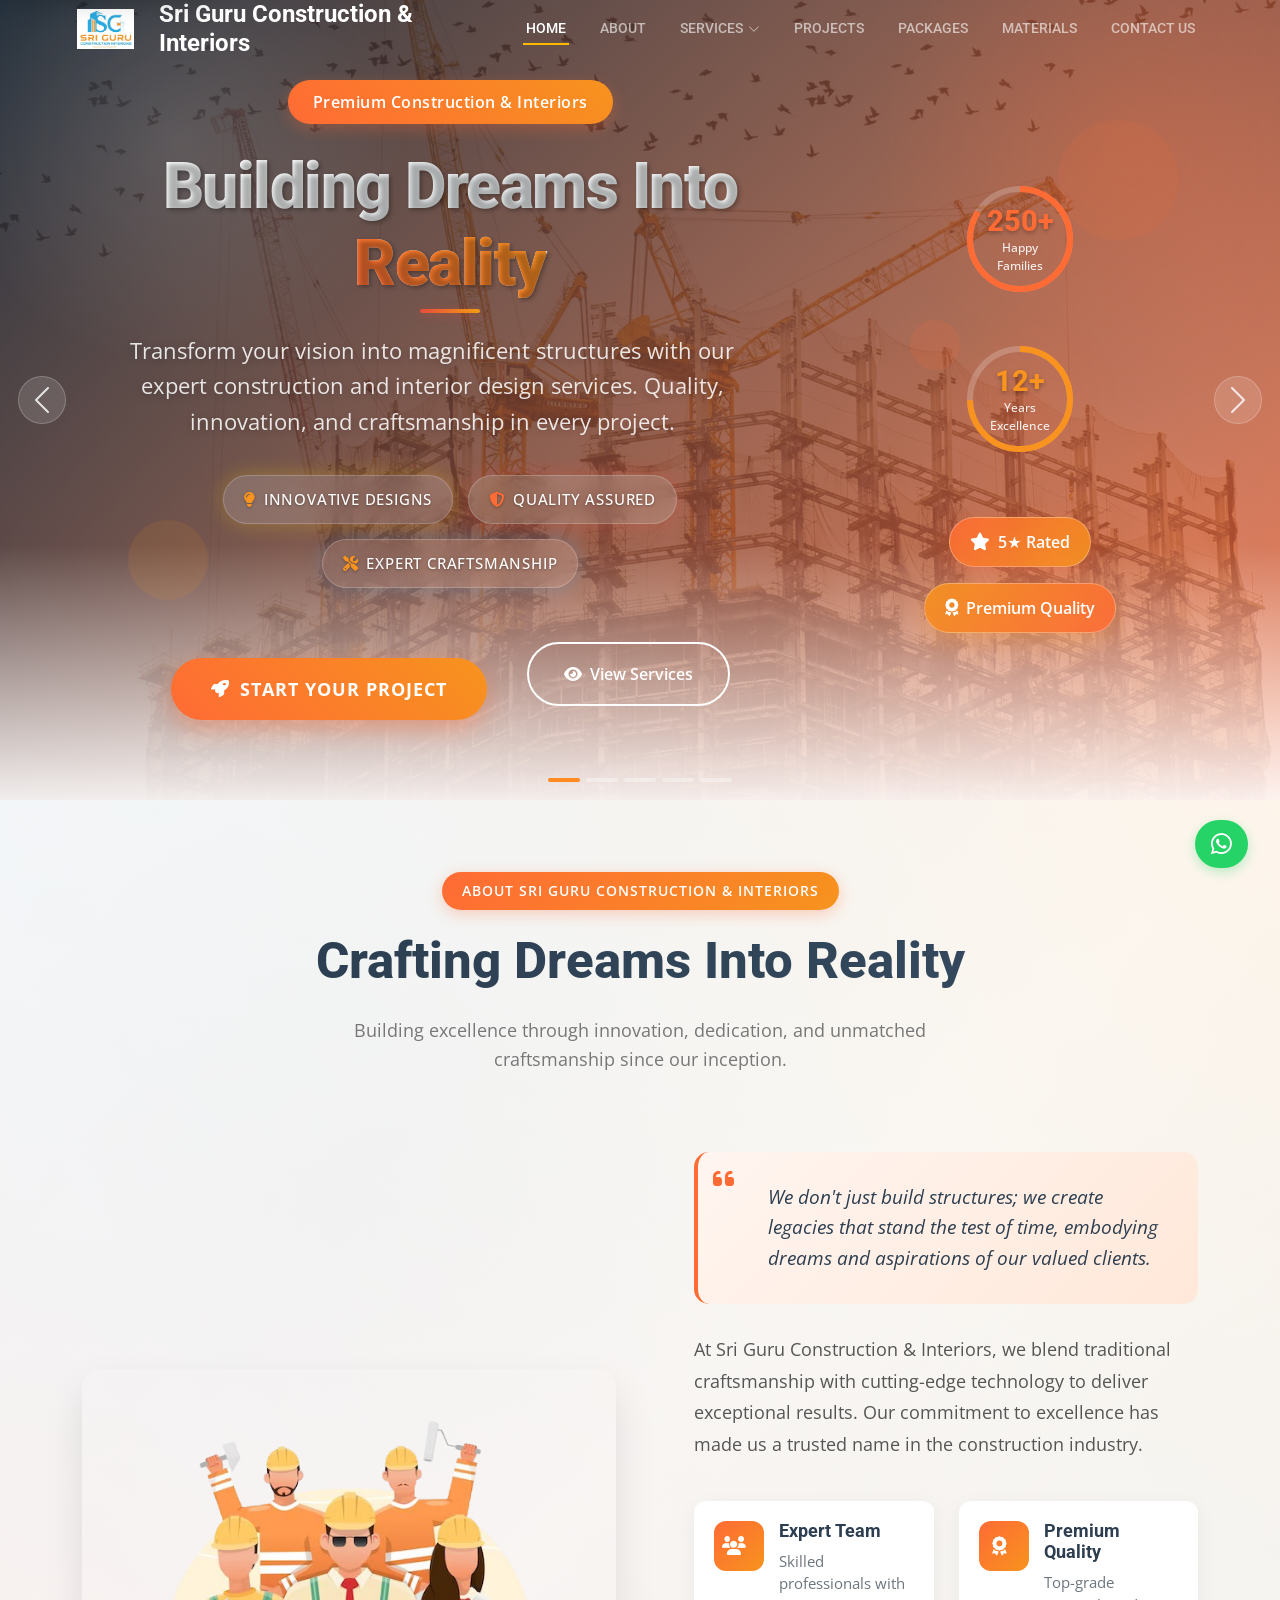
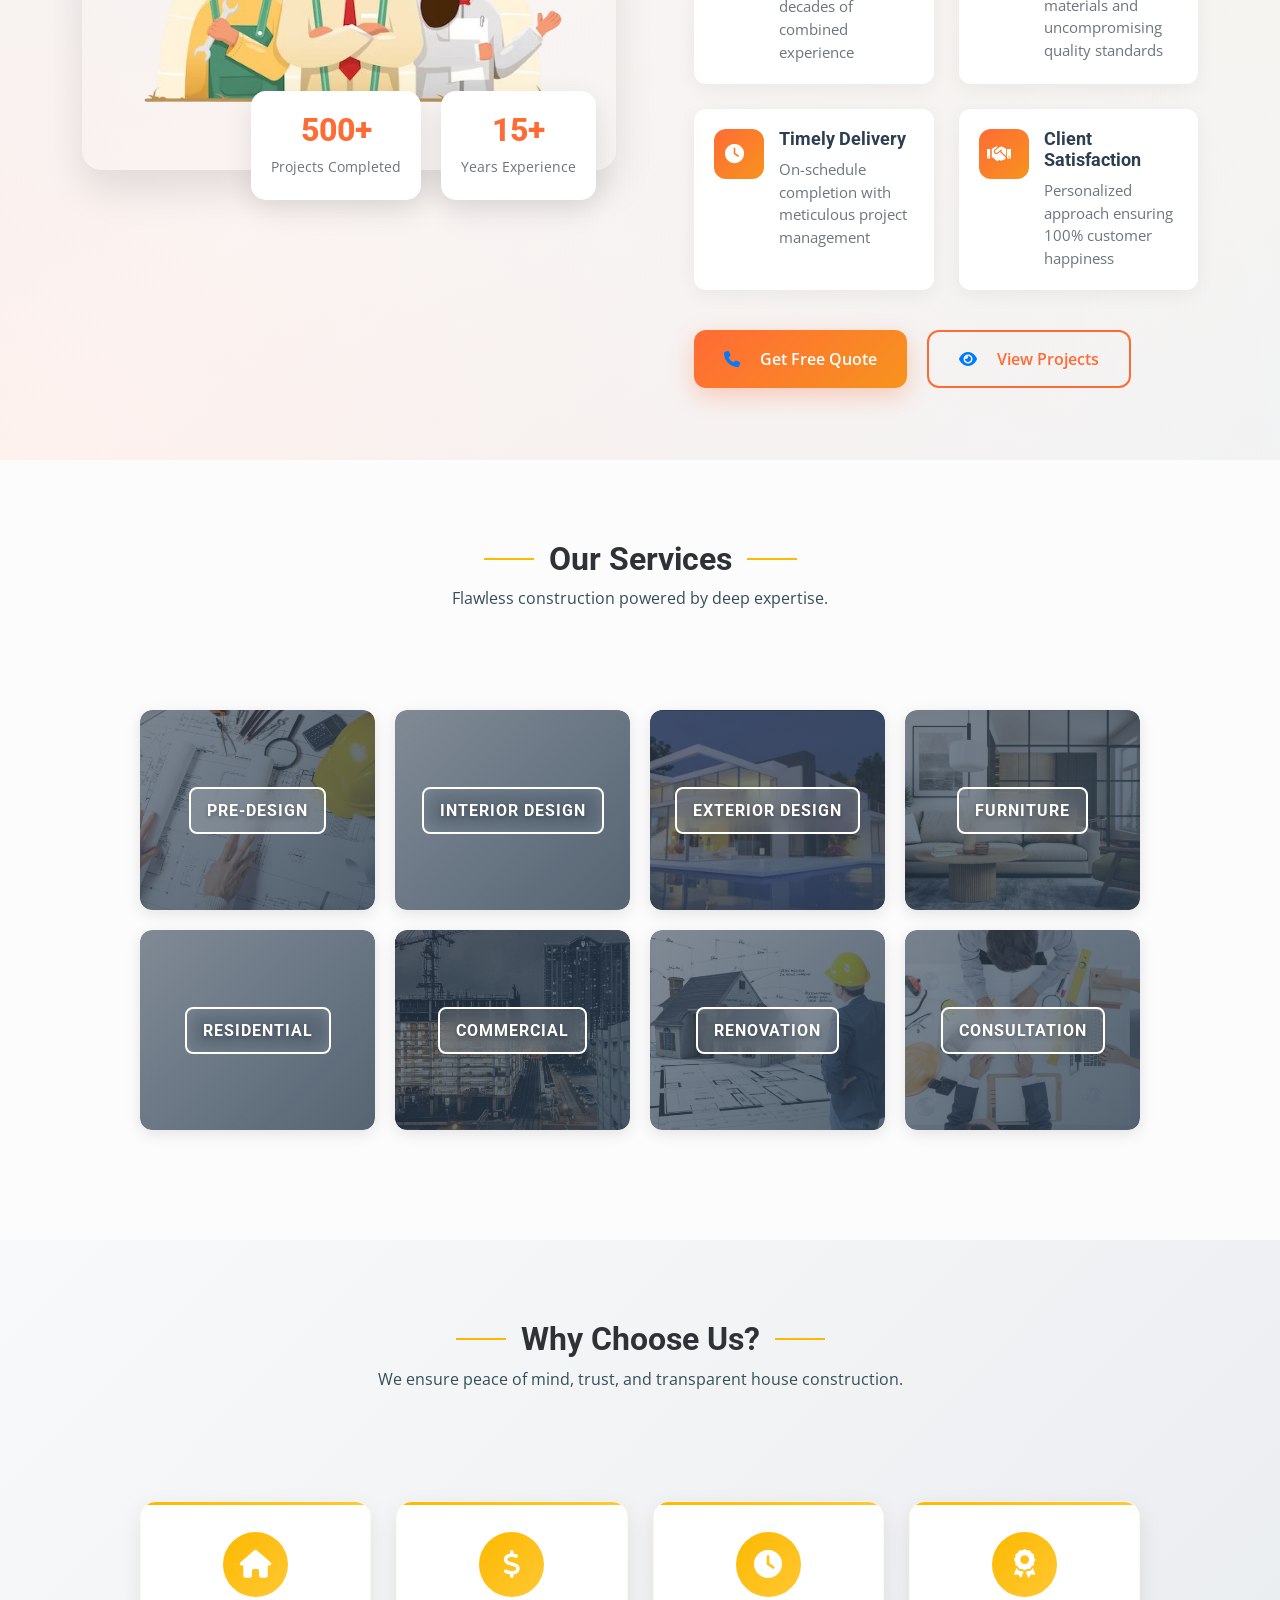
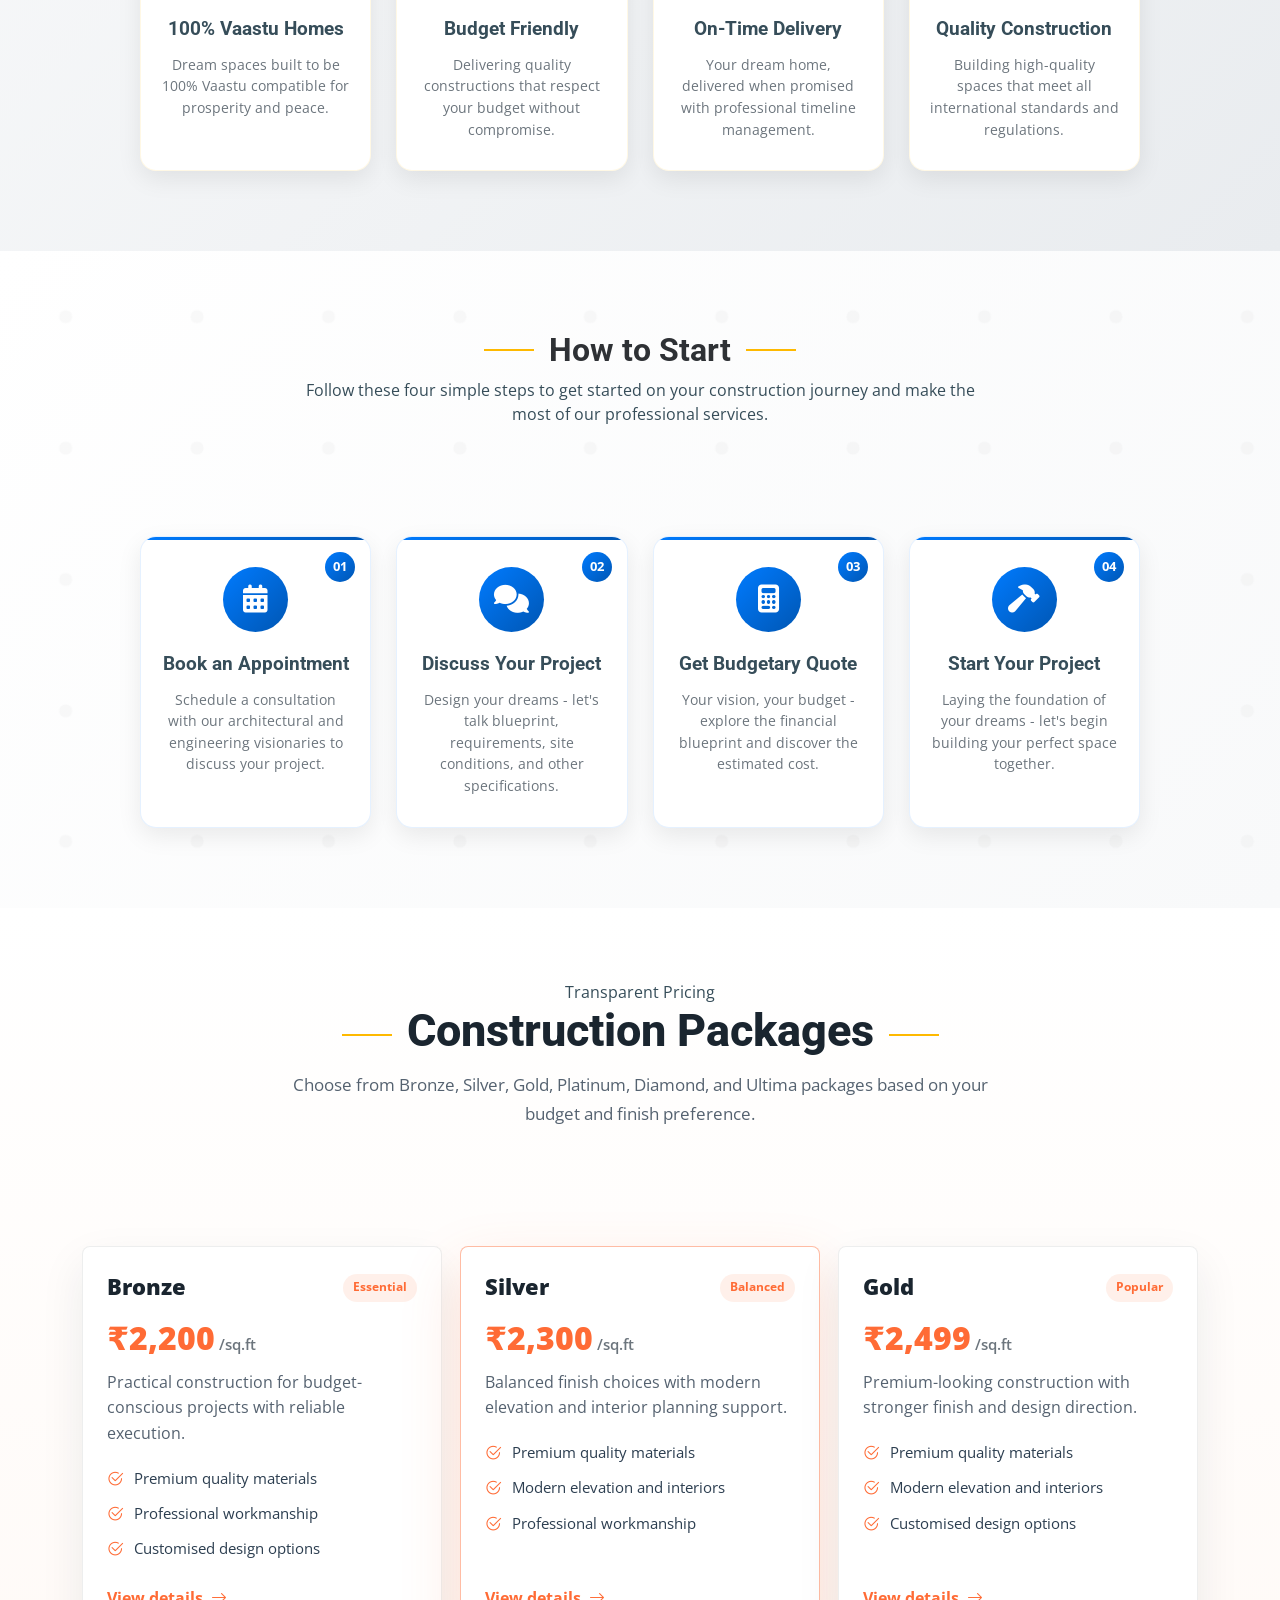
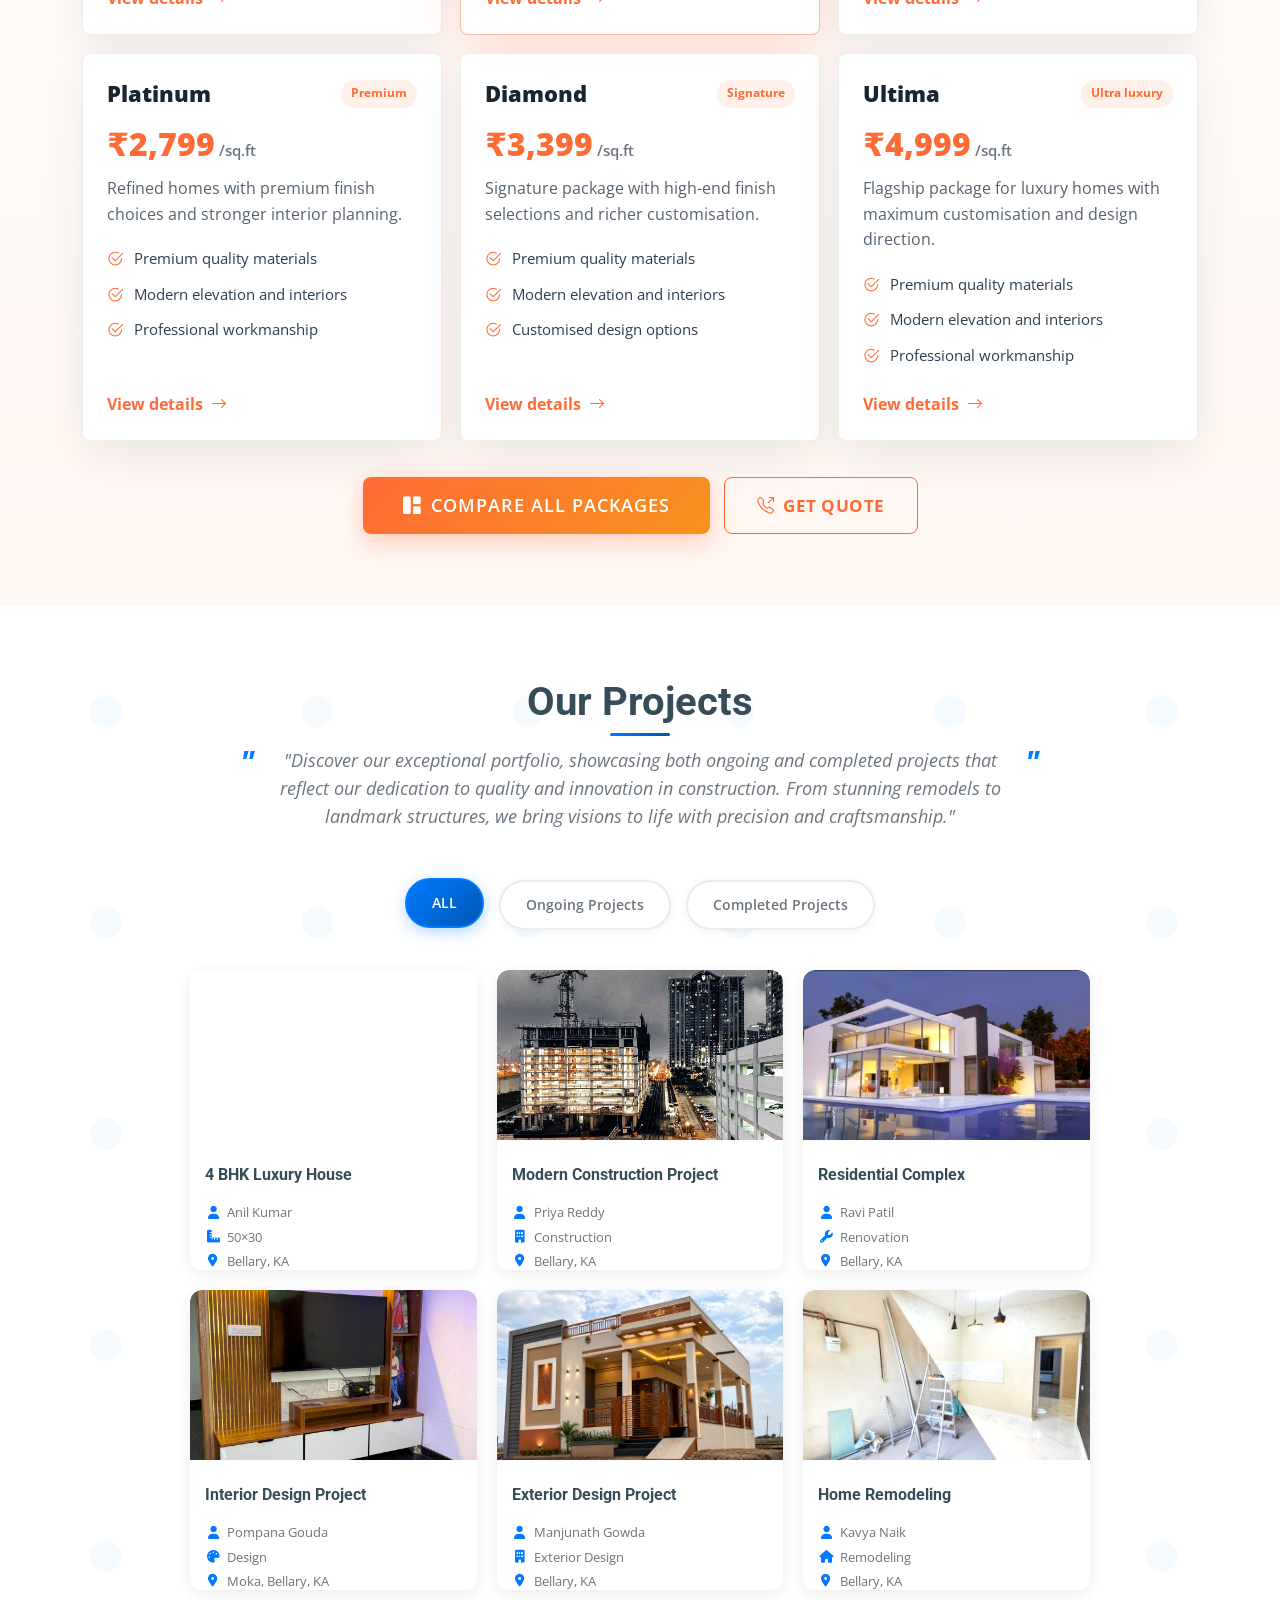
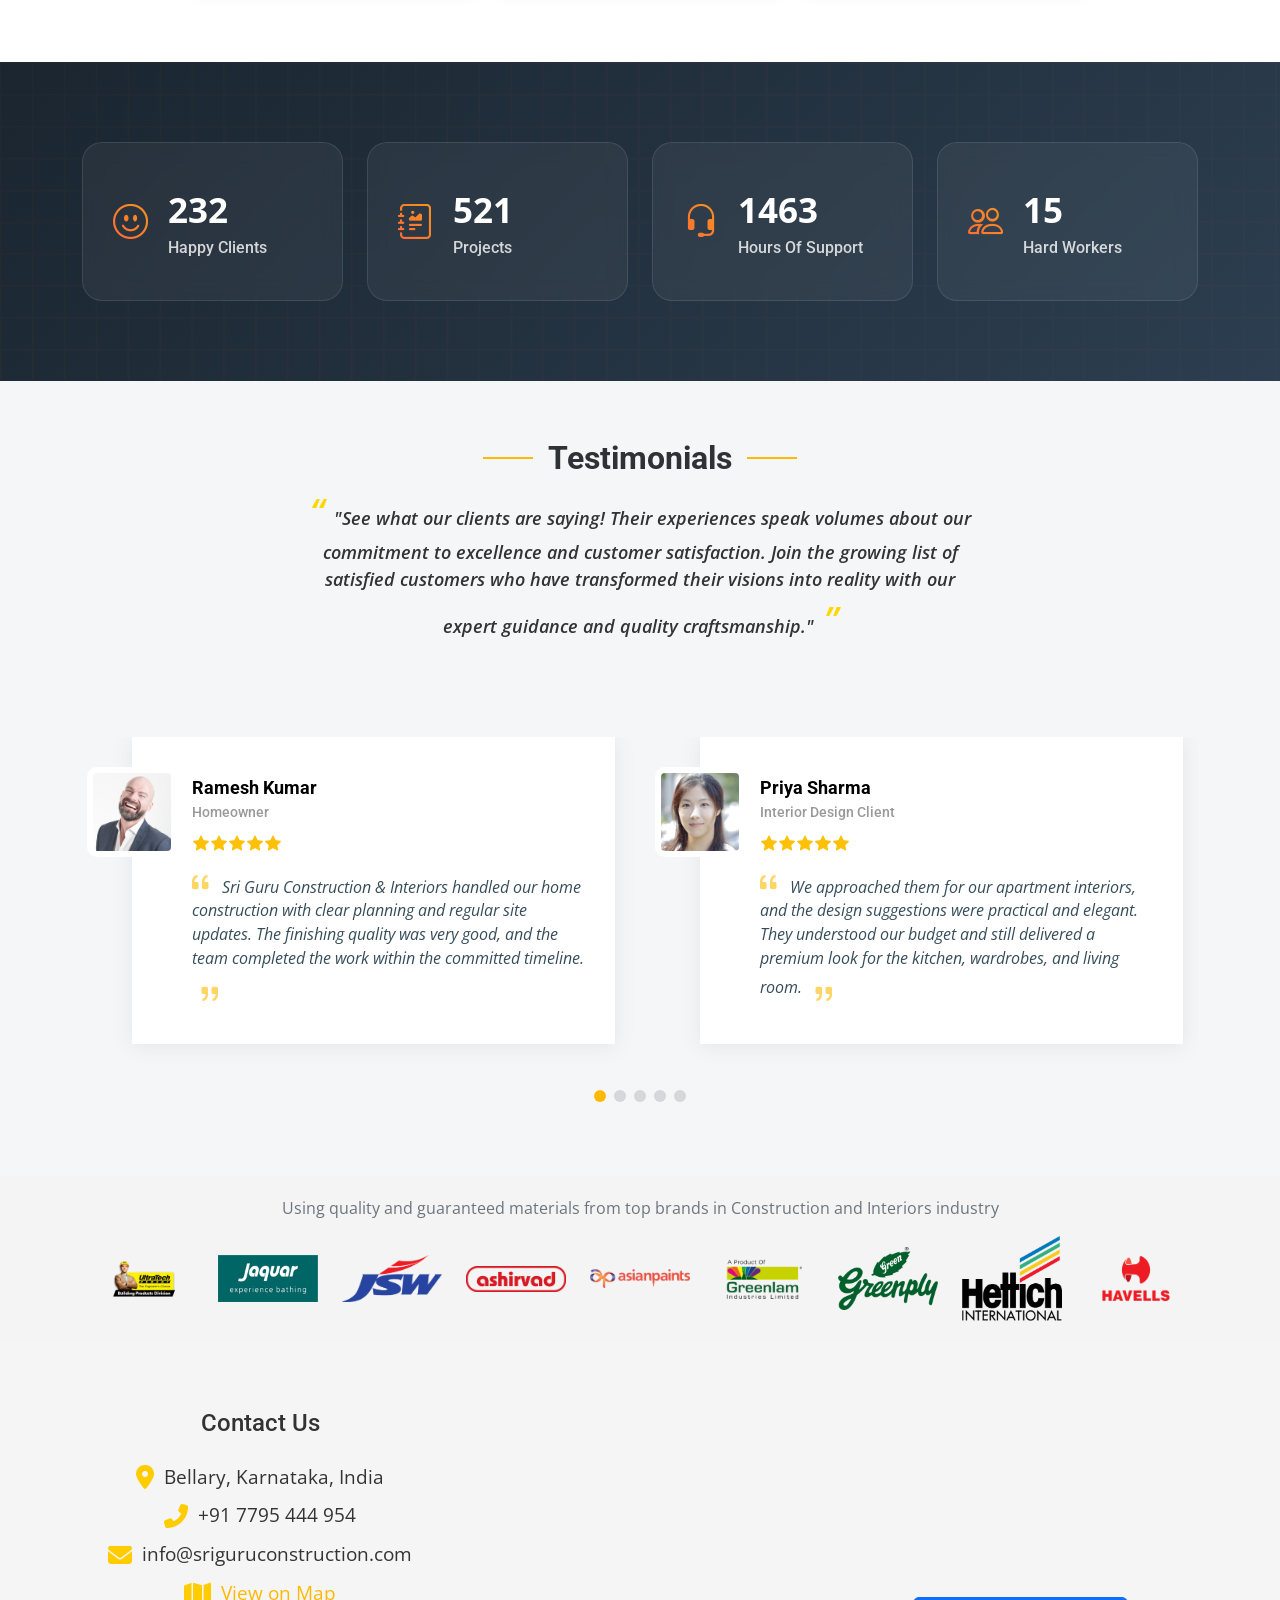
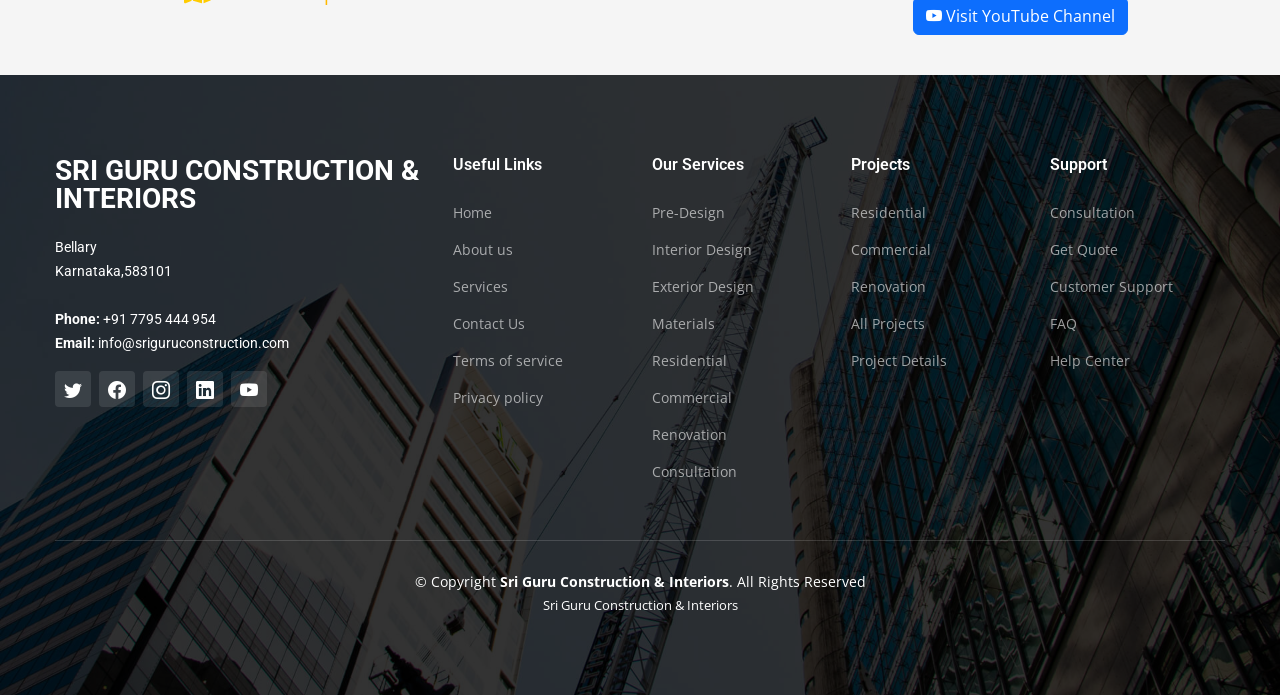
<file: index.html>
<!DOCTYPE html>
<html lang="en">

<head>
  <meta charset="utf-8">
  <meta content="width=device-width, initial-scale=1.0" name="viewport">
  <meta name="robots" content="index, follow">
  <meta name="author" content="Sri Guru Construction &amp; Interiors">
  <meta name="theme-color" content="#ff6b35">
  <meta name="format-detection" content="telephone=yes">

  <title>Sri Guru Construction &amp; Interiors | Bellary</title>
  <meta name="description" content="Residential, commercial, interior, exterior, renovation, and consultation services by Sri Guru Construction &amp; Interiors in Bellary, Karnataka.">
  <meta content="Sri Guru Construction &amp; Interiors, construction Bellary, interior design Bellary, residential construction, commercial construction, renovation, exterior design" name="keywords">
  <meta property="og:site_name" content="Sri Guru Construction &amp; Interiors">
  <meta property="og:type" content="website">
  <meta property="og:title" content="Sri Guru Construction &amp; Interiors | Bellary">
  <meta property="og:description" content="Residential, commercial, interior, exterior, renovation, and consultation services by Sri Guru Construction &amp; Interiors in Bellary, Karnataka.">
  <meta property="og:image" content="images/new_logo.jpg">
  <meta name="twitter:card" content="summary_large_image">
  <meta name="twitter:title" content="Sri Guru Construction &amp; Interiors | Bellary">
  <meta name="twitter:description" content="Residential, commercial, interior, exterior, renovation, and consultation services by Sri Guru Construction &amp; Interiors in Bellary, Karnataka.">
  <meta name="twitter:image" content="images/new_logo.jpg">

  <!-- Favicons -->
  <link href="assets/img/favicon.png?v=2" rel="icon">
  <link href="assets/img/apple-touch-icon.png?v=2" rel="apple-touch-icon">
  <link href="site.webmanifest?v=2" rel="manifest">
  <link rel="canonical" href="https://www.sriguruconstruction.com/">
  <link rel="preload" as="image" href="assets/img/hero-carousel/hero-carousel-1.jpg">
  <!-- Vendor CSS Files -->
  <link href="assets/vendor/bootstrap/css/bootstrap.min.css" rel="stylesheet">
  <link href="assets/vendor/bootstrap-icons/bootstrap-icons.css" rel="stylesheet">
  <link href="assets/vendor/fontawesome-free/css/all.min.css" rel="stylesheet">
  <link href="assets/vendor/aos/aos.css" rel="stylesheet">
  <link href="assets/vendor/glightbox/css/glightbox.min.css" rel="stylesheet">
  <link href="assets/vendor/swiper/swiper-bundle.min.css" rel="stylesheet">

  <!-- Template Main CSS File -->
  <link href="assets/css/main.css" rel="stylesheet">
  <!-- Google Fonts -->
  <link rel="preconnect" href="https://fonts.googleapis.com">
  <link rel="preconnect" href="https://fonts.gstatic.com" crossorigin>
  <link
    href="https://fonts.googleapis.com/css2?family=Open+Sans:ital,wght@0,300;0,400;0,500;0,600;0,700;1,300;1,400;1,600;1,700&family=Roboto:ital,wght@0,300;0,400;0,500;0,600;0,700;1,300;1,400;1,500;1,600;1,700&family=Work+Sans:ital,wght@0,300;0,400;0,500;0,600;0,700;1,300;1,400;1,500;1,600;1,700&display=swap"
    rel="stylesheet" media="print" onload="this.media='all'">
  <script type="application/ld+json">
  {
    "@context": "https://schema.org",
    "@type": "LocalBusiness",
    "name": "Sri Guru Construction & Interiors",
    "description": "Construction, interiors, renovation, materials, packages, and consultation services in Bellary, Karnataka.",
    "telephone": "+91 7795 444 954",
    "email": "info@sriguruconstruction.com",
    "address": {
      "@type": "PostalAddress",
      "addressLocality": "Bellary",
      "addressRegion": "Karnataka",
      "addressCountry": "IN"
    },
    "areaServed": "Bellary, Karnataka",
    "priceRange": "$$",
    "sameAs": [
      "https://wa.me/917795444954",
      "https://www.instagram.com/sriguruconstruction_interiors",
      "https://youtube.com/@sriguruconstruction?si=ta1HYgKzeOpx0Ood"
    ],
    "knowsAbout": [
      "Residential construction",
      "Commercial construction",
      "Interior design",
      "Exterior design",
      "Renovation",
      "Construction consultation"
    ]
  }
  </script></head>

<body>
  <a class="skip-link" href="#main">Skip to main content</a>

  <!-- ======= Header ======= -->
  <header id="header" class="header">
    <div class="container-fluid container-xl d-flex align-items-center justify-content-between">

      <a href="index.html" class="logo d-flex align-items-center">
        <img decoding="async" fetchpriority="high" width="320" height="222" src="images/header-logo.jpg" alt="Sri Guru Construction &amp; Interiors Logo">
        <h1>Sri Guru Construction &amp; Interiors</h1>
      </a>

      <nav id="navbar" class="navbar" aria-label="Primary navigation">
        <ul>
          <li><a href="index.html" class="active">Home</a></li>
          <li><a href="about.html">About</a></li>
          <li class="dropdown"><a href="services.html"><span>Services</span> <i
                class="bi bi-chevron-down dropdown-indicator"></i></a>
            <ul>
              <li><a class="dropdown-item" href="interior.html"><i class="bi bi-house-door"></i> Interior Design</a></li>
              <li><a class="dropdown-item" href="exterior.html"><i class="bi bi-building"></i> Exterior Design</a></li>
              <li><a class="dropdown-item" href="pre-design.html"><i class="bi bi-pencil-square"></i> Pre Design</a></li>
              <li><a class="dropdown-item" href="residential.html"><i class="bi bi-house-heart"></i> Residential</a></li>
              <li><a class="dropdown-item" href="commercial.html"><i class="bi bi-buildings"></i> Commercial</a></li>
              <li><a class="dropdown-item" href="renovation.html"><i class="bi bi-tools"></i> Renovation</a></li>
              <li><a class="dropdown-item" href="consultation.html"><i class="bi bi-chat-dots"></i> Consultation</a></li>
            </ul>
          </li>
          <li><a href="projects.html">Projects</a></li>
          <li><a href="packages.html">Packages</a></li>
          <li><a href="materials.html">Materials</a></li>
          <li><a href="contact_us.html">Contact Us</a></li>
        </ul>
      </nav><!-- .navbar -->

      <i class="mobile-nav-toggle mobile-nav-show bi bi-list" role="button" tabindex="0" aria-label="Open navigation menu" aria-controls="navbar" aria-expanded="false"></i>
      <i class="mobile-nav-toggle mobile-nav-hide d-none bi bi-x" role="button" tabindex="0" aria-label="Close navigation menu" aria-controls="navbar" aria-expanded="false"></i>

    </div>
  </header><!-- End Header -->

  <!-- Contact Notification Popup -->
  <div class="notification-overlay" id="notificationOverlay"></div>
  <div class="contact-notification" id="contactNotification" role="dialog" aria-modal="true" aria-labelledby="contactNotificationTitle" aria-hidden="true">
    <div class="notification-header">
      <h3 id="contactNotificationTitle"><i class="fas fa-rocket"></i> Start Your Project!</h3>
      <button class="notification-close" id="closeNotification" type="button" aria-label="Close project quote form">&times;</button>
    </div>
    
    <p class="notification-subtitle">Get a free quote for your dream construction project!</p>
    
    <form action="https://formsubmit.co/ajax/info@sriguruconstruction.com" method="post" class="notification-contact-form">
      <input type="hidden" name="subject" value="Homepage Quick Quote Request">
      <input type="hidden" name="_subject" value="Homepage Quick Quote Request - Sri Guru Construction &amp; Interiors Website">
      <input type="hidden" name="_template" value="table">
      <input type="hidden" name="_captcha" value="false">
      <input type="text" name="_honey" tabindex="-1" autocomplete="off" style="display: none;">
      <div class="form-group">
        <input type="text" name="name" placeholder="Your Full Name" autocomplete="name" aria-label="Your full name" required>
      </div>
      
      <div class="form-group">
        <input type="tel" name="phone" placeholder="Phone Number" autocomplete="tel" inputmode="tel" aria-label="Phone number" required>
      </div>
      
      <div class="form-group">
        <input type="email" name="email" placeholder="Email Address" autocomplete="email" inputmode="email" aria-label="Email address" required>
      </div>
      
      <div class="form-group">
        <select name="project_type" aria-label="Project type" required>
          <option value="">Select Project Type</option>
          <option value="residential">Residential Construction</option>
          <option value="commercial">Commercial Building</option>
          <option value="interior">Interior Design</option>
          <option value="exterior">Exterior Design</option>
          <option value="renovation">Renovation</option>
          <option value="consultation">Consultation</option>
        </select>
      </div>
      
      <div class="form-group">
        <textarea name="message" placeholder="Brief project description..." rows="3" aria-label="Brief project description" required></textarea>
      </div>
      
      <button type="submit" class="notification-form-submit">
        <i class="fas fa-paper-plane"></i> Get Free Quote
      </button>
    </form>
    
  <div class="notification-dismiss">
      <button type="button" id="dismissNotification">Maybe later</button>
    </div>
  </div>

  <main id="main">

  <!-- ======= Enhanced Hero Section ======= -->
  <section id="hero" class="d-flex align-items-center" style="background: #1a252f; min-height: 80vh; position: relative; overflow: hidden;">
    
    <!-- Home Hero Carousel -->
    <div id="homeHeroCarousel" class="carousel slide carousel-fade home-hero-carousel" data-bs-ride="carousel" data-bs-interval="4500" data-bs-touch="true" data-bs-pause="false">
      <div class="carousel-indicators">
        <button type="button" data-bs-target="#homeHeroCarousel" data-bs-slide-to="0" class="active" aria-current="true" aria-label="Hero slide 1"></button>
        <button type="button" data-bs-target="#homeHeroCarousel" data-bs-slide-to="1" aria-label="Hero slide 2"></button>
        <button type="button" data-bs-target="#homeHeroCarousel" data-bs-slide-to="2" aria-label="Hero slide 3"></button>
        <button type="button" data-bs-target="#homeHeroCarousel" data-bs-slide-to="3" aria-label="Hero slide 4"></button>
        <button type="button" data-bs-target="#homeHeroCarousel" data-bs-slide-to="4" aria-label="Hero slide 5"></button>
      </div>
      <div class="carousel-inner">
        <div class="carousel-item active" style="background-image: linear-gradient(135deg, rgba(26, 37, 47, 0.92), rgba(255, 107, 53, 0.76)), url('assets/img/hero-carousel/hero-carousel-1.jpg');"></div>
        <div class="carousel-item" style="background-image: linear-gradient(135deg, rgba(26, 37, 47, 0.92), rgba(255, 107, 53, 0.76)), url('assets/img/hero-carousel/hero-carousel-2.jpg');"></div>
        <div class="carousel-item" style="background-image: linear-gradient(135deg, rgba(26, 37, 47, 0.92), rgba(255, 107, 53, 0.76)), url('assets/img/hero-carousel/hero-carousel-3.jpg');"></div>
        <div class="carousel-item" style="background-image: linear-gradient(135deg, rgba(26, 37, 47, 0.92), rgba(255, 107, 53, 0.76)), url('assets/img/hero-carousel/hero-carousel-4.jpg');"></div>
        <div class="carousel-item" style="background-image: linear-gradient(135deg, rgba(26, 37, 47, 0.92), rgba(255, 107, 53, 0.76)), url('assets/img/hero-carousel/hero-carousel-5.jpg');"></div>
      </div>
      <button class="carousel-control-prev" type="button" data-bs-target="#homeHeroCarousel" data-bs-slide="prev" aria-label="Previous hero image">
        <span class="carousel-control-prev-icon" aria-hidden="true"></span>
      </button>
      <button class="carousel-control-next" type="button" data-bs-target="#homeHeroCarousel" data-bs-slide="next" aria-label="Next hero image">
        <span class="carousel-control-next-icon" aria-hidden="true"></span>
      </button>
    </div>
    
    <!-- Static Background Elements -->
    <div class="hero-decoration" style="position: absolute; top: 15%; right: 8%; width: 120px; height: 120px; background: rgba(255, 107, 53, 0.1); border-radius: 50%;"></div>
    <div class="hero-decoration" style="position: absolute; bottom: 25%; left: 10%; width: 80px; height: 80px; background: rgba(247, 147, 30, 0.1); border-radius: 50%;"></div>
    <div class="hero-decoration" style="position: absolute; top: 40%; right: 25%; width: 50px; height: 50px; background: rgba(255, 107, 53, 0.15); border-radius: 50%;"></div>

    <div class="container position-relative">
      <div class="row align-items-center">
        <div class="col-lg-8">
          <div class="hero-content" data-aos="fade-up">
            <span class="service-badge" style="display: inline-block; background: linear-gradient(45deg, #ff6b35, #f7931e); color: white; padding: 10px 25px; border-radius: 25px; font-size: 1rem; font-weight: 600; margin-bottom: 25px; letter-spacing: 0.5px; box-shadow: 0 5px 15px rgba(255, 107, 53, 0.3);">Premium Construction & Interiors</span>
            
            <h1 style="font-size: 4rem; font-weight: 900; color: white; line-height: 1.2; margin-bottom: 30px; text-shadow: 2px 2px 4px rgba(0,0,0,0.3);">
              Building Dreams Into <span style="background: linear-gradient(45deg, #ff6b35, #f7931e); -webkit-background-clip: text; -webkit-text-fill-color: transparent; background-clip: text;">Reality</span>
            </h1>
            
            <p class="subtitle" style="font-size: 1.4rem; color: rgba(255,255,255,0.9); line-height: 1.6; margin-bottom: 30px; max-width: 650px;">
              Transform your vision into magnificent structures with our expert construction and interior design services. Quality, innovation, and craftsmanship in every project.
            </p>
            
            <div class="hero-badges" style="display: flex; flex-wrap: wrap; gap: 15px; margin-bottom: 40px;">
              <div class="hero-badge" style="background: rgba(255, 255, 255, 0.15); backdrop-filter: blur(10px); color: white; padding: 12px 20px; border-radius: 25px; font-size: 0.95rem; font-weight: 500; border: 1px solid rgba(255, 255, 255, 0.2); transition: all 0.3s ease;">
                <i class="fas fa-lightbulb" style="margin-right: 8px; color: #f7931e;"></i>Innovative Designs
              </div>
              <div class="hero-badge" style="background: rgba(255, 255, 255, 0.15); backdrop-filter: blur(10px); color: white; padding: 12px 20px; border-radius: 25px; font-size: 0.95rem; font-weight: 500; border: 1px solid rgba(255, 255, 255, 0.2); transition: all 0.3s ease;">
                <i class="fas fa-shield-alt" style="margin-right: 8px; color: #ff6b35;"></i>Quality Assured
              </div>
              <div class="hero-badge" style="background: rgba(255, 255, 255, 0.15); backdrop-filter: blur(10px); color: white; padding: 12px 20px; border-radius: 25px; font-size: 0.95rem; font-weight: 500; border: 1px solid rgba(255, 255, 255, 0.2); transition: all 0.3s ease;">
                <i class="fas fa-tools" style="margin-right: 8px; color: #f7931e;"></i>Expert Craftsmanship
              </div>
            </div>
            
            <div class="hero-actions">
              <a href="#get-started" class="btn-get-started" style="background: linear-gradient(45deg, #ff6b35, #f7931e); border: none; padding: 18px 40px; border-radius: 50px; font-weight: 700; text-transform: uppercase; letter-spacing: 1px; margin-right: 20px; transition: all 0.3s ease; box-shadow: 0 8px 25px rgba(255, 107, 53, 0.4); color: white; text-decoration: none; display: inline-flex; align-items: center; gap: 10px;">
                <i class="fas fa-rocket"></i>
                Start Your Project
              </a>
              <a href="#services" class="btn btn-outline-light" style="padding: 18px 35px; border-radius: 50px; font-weight: 600; border: 2px solid white; transition: all 0.3s ease; color: white; text-decoration: none;">
                <i class="fas fa-eye" style="margin-right: 8px;"></i>View Services
              </a>
            </div>
          </div>
        </div>
        
        <div class="col-lg-4 text-center" data-aos="fade-left" data-aos-delay="200">
          <div class="hero-stats-modern">
            <!-- Circular Progress Stats -->
            <div class="circular-stat" style="position: relative; display: inline-block; margin: 20px; width: 120px; height: 120px;">
              <svg width="120" height="120" style="transform: rotate(-90deg);">
                <circle cx="60" cy="60" r="50" fill="none" stroke="rgba(255,255,255,0.2)" stroke-width="6"/>
                <circle cx="60" cy="60" r="50" fill="none" stroke="#ff6b35" stroke-width="6" stroke-dasharray="314" stroke-dashoffset="50" style="transition: stroke-dashoffset 2s ease;">
                  <animate attributeName="stroke-dashoffset" from="314" to="50" dur="2s" begin="0s"/>
                </circle>
              </svg>
              <div style="position: absolute; top: 50%; left: 50%; transform: translate(-50%, -50%); text-align: center;">
                <h3 style="color: #ff6b35; font-size: 1.8rem; font-weight: 800; margin: 0; text-shadow: 0 2px 4px rgba(0,0,0,0.3);">250+</h3>
                <p style="color: white; font-size: 0.75rem; margin: 0; font-weight: 500; opacity: 0.9;">Happy Families</p>
              </div>
            </div>

            <div class="circular-stat" style="position: relative; display: inline-block; margin: 20px; width: 120px; height: 120px;">
              <svg width="120" height="120" style="transform: rotate(-90deg);">
                <circle cx="60" cy="60" r="50" fill="none" stroke="rgba(255,255,255,0.2)" stroke-width="6"/>
                <circle cx="60" cy="60" r="50" fill="none" stroke="#f7931e" stroke-width="6" stroke-dasharray="314" stroke-dashoffset="80" style="transition: stroke-dashoffset 2s ease;">
                  <animate attributeName="stroke-dashoffset" from="314" to="80" dur="2s" begin="0.5s"/>
                </circle>
              </svg>
              <div style="position: absolute; top: 50%; left: 50%; transform: translate(-50%, -50%); text-align: center;">
                <h3 style="color: #f7931e; font-size: 1.8rem; font-weight: 800; margin: 0; text-shadow: 0 2px 4px rgba(0,0,0,0.3);">12+</h3>
                <p style="color: white; font-size: 0.75rem; margin: 0; font-weight: 500; opacity: 0.9;">Years Excellence</p>
              </div>
            </div>

            <!-- Static Achievement Badges -->
            <div class="achievement-badges" style="margin-top: 30px;">
              <div class="floating-badge" style="display: inline-flex; align-items: center; background: linear-gradient(135deg, rgba(255, 107, 53, 0.9), rgba(247, 147, 30, 0.9)); color: white; padding: 12px 20px; border-radius: 30px; margin: 8px; backdrop-filter: blur(10px); border: 1px solid rgba(255, 255, 255, 0.3); box-shadow: 0 8px 25px rgba(255, 107, 53, 0.3);">
                <i class="fas fa-star" style="margin-right: 8px; color: #fff; font-size: 1.1rem;"></i>
                <span style="font-weight: 600; font-size: 1rem;">5&#9733; Rated</span>
              </div>
              
              <div class="floating-badge" style="display: inline-flex; align-items: center; background: linear-gradient(135deg, rgba(247, 147, 30, 0.9), rgba(255, 107, 53, 0.9)); color: white; padding: 12px 20px; border-radius: 30px; margin: 8px; backdrop-filter: blur(10px); border: 1px solid rgba(255, 255, 255, 0.3); box-shadow: 0 8px 25px rgba(247, 147, 30, 0.3);">
                <i class="fas fa-award" style="margin-right: 8px; color: #fff; font-size: 1.1rem;"></i>
                <span style="font-weight: 600; font-size: 1rem;">Premium Quality</span>
              </div>
            </div>

            <!-- Static Glowing Orb Effect -->
            <div style="position: absolute; top: 50%; left: 50%; transform: translate(-50%, -50%); width: 200px; height: 200px; background: radial-gradient(circle, rgba(255, 107, 53, 0.1) 0%, transparent 70%); border-radius: 50%; pointer-events: none; z-index: -1;"></div>
          </div>
        </div>
      </div>
    </div>

  </section><!-- End Enhanced Hero Section -->

  <!-- ======= Who We Are Section ======= -->
  <section class="who-we-are" id="about">
    <div class="container">
      <!-- Section Header -->
      <div class="row justify-content-center text-center mb-5">
        <div class="col-lg-8">
          <div class="section-title" data-aos="fade-up">
            <span class="section-badge">About Sri Guru Construction &amp; Interiors</span>
            <h2>Crafting Dreams Into Reality</h2>
            <p class="section-subtitle">Building excellence through innovation, dedication, and unmatched craftsmanship since our inception.</p>
          </div>
        </div>
      </div>

      <!-- Main Content -->
      <div class="row align-items-center g-5">
        <div class="col-lg-6" data-aos="fade-right" data-aos-delay="100">
          <div class="about-image-wrapper">
            <div class="about-image-main">
              <img loading="lazy" decoding="async" src="images/who_are_we.png" alt="Sri Guru Construction &amp; Interiors Team" class="img-fluid">
              <div class="image-overlay">
                <div class="overlay-content">
                  <i class="fas fa-play-circle"></i>
                  <span>Watch Our Story</span>
                </div>
              </div>
            </div>
            <div class="floating-stats">
              <div class="stat-item">
                <h3>500+</h3>
                <p>Projects Completed</p>
              </div>
              <div class="stat-item">
                <h3>15+</h3>
                <p>Years Experience</p>
              </div>
            </div>
          </div>
        </div>
        
        <div class="col-lg-6" data-aos="fade-left" data-aos-delay="200">
          <div class="about-content">
            <div class="highlight-text">
              <i class="fas fa-quote-left"></i>
              <p>We don't just build structures; we create legacies that stand the test of time, embodying dreams and aspirations of our valued clients.</p>
            </div>
            
            <p class="description">
              At Sri Guru Construction &amp; Interiors, we blend traditional craftsmanship with cutting-edge technology to deliver exceptional results. Our commitment to excellence has made us a trusted name in the construction industry.
            </p>

            <!-- Features Grid -->
            <div class="features-grid">
              <div class="feature-item">
                <div class="feature-icon">
                  <i class="fas fa-users"></i>
                </div>
                <div class="feature-content">
                  <h4>Expert Team</h4>
                  <p>Skilled professionals with decades of combined experience</p>
                </div>
              </div>
              
              <div class="feature-item">
                <div class="feature-icon">
                  <i class="fas fa-award"></i>
                </div>
                <div class="feature-content">
                  <h4>Premium Quality</h4>
                  <p>Top-grade materials and uncompromising quality standards</p>
                </div>
              </div>
              
              <div class="feature-item">
                <div class="feature-icon">
                  <i class="fas fa-clock"></i>
                </div>
                <div class="feature-content">
                  <h4>Timely Delivery</h4>
                  <p>On-schedule completion with meticulous project management</p>
                </div>
              </div>
              
              <div class="feature-item">
                <div class="feature-icon">
                  <i class="fas fa-handshake"></i>
                </div>
                <div class="feature-content">
                  <h4>Client Satisfaction</h4>
                  <p>Personalized approach ensuring 100% customer happiness</p>
                </div>
              </div>
            </div>

            <!-- CTA Buttons -->
            <div class="cta-buttons">
              <a href="#contact" class="btn btn-primary btn-lg">
                <i class="fas fa-phone"></i>
                Get Free Quote
              </a>
              <a href="#projects" class="btn btn-outline-primary btn-lg">
                <i class="fas fa-eye"></i>
                View Projects
              </a>
            </div>
          </div>
        </div>
      </div>
    </div>
  </section>

  <!-- ======= Services Section ======= -->
  <section id="services" class="services section-bg">
    <div class="container" data-aos="fade-up">
      <div class="section-header">
        <h2>Our Services</h2>
        <p>Flawless construction powered by deep expertise.</p>
      </div>
      <div class="services-container">
        <div class="services-grid-modern">
          <a href="pre-design.html" class="service-card-modern">
            <div class="service-image-block">
              <img loading="lazy" decoding="async" src="images/pre_design.jpg" alt="Pre-Design">
              <div class="service-overlay">
                <span class="service-text">PRE-DESIGN</span>
              </div>
            </div>
          </a>
          <a href="interior.html" class="service-card-modern">
            <div class="service-image-block">
              <img loading="lazy" decoding="async" src="images/interior_design.jpg" alt="Interior Design">
              <div class="service-overlay">
                <span class="service-text">INTERIOR DESIGN</span>
              </div>
            </div>
          </a>
          <a href="exterior.html" class="service-card-modern">
            <div class="service-image-block">
              <img loading="lazy" decoding="async" src="images/exterior_design.jpg" alt="Exterior Design">
              <div class="service-overlay">
                <span class="service-text">EXTERIOR DESIGN</span>
              </div>
            </div>
          </a>
          <a href="materials.html" class="service-card-modern">
            <div class="service-image-block">
              <img loading="lazy" decoding="async" src="images/furniture.jpg" alt="Furniture">
              <div class="service-overlay">
                <span class="service-text">FURNITURE</span>
              </div>
            </div>
          </a>
          <a href="residential.html" class="service-card-modern">
            <div class="service-image-block">
              <img loading="lazy" decoding="async" src="images/Residential.jpg" alt="Residential">
              <div class="service-overlay">
                <span class="service-text">RESIDENTIAL</span>
              </div>
            </div>
          </a>
          <a href="commercial.html" class="service-card-modern">
            <div class="service-image-block">
              <img loading="lazy" decoding="async" src="images/commercial.jpg" alt="Commercial">
              <div class="service-overlay">
                <span class="service-text">COMMERCIAL</span>
              </div>
            </div>
          </a>
          <a href="renovation.html" class="service-card-modern">
            <div class="service-image-block">
              <img loading="lazy" decoding="async" src="images/Renovation.jpg" alt="Renovation">
              <div class="service-overlay">
                <span class="service-text">RENOVATION</span>
              </div>
            </div>
          </a>
          <a href="consultation.html" class="service-card-modern">
            <div class="service-image-block">
              <img loading="lazy" decoding="async" src="images/consultation.jpg" alt="Consultation">
              <div class="service-overlay">
                <span class="service-text">CONSULTATION</span>
              </div>
            </div>
          </a>
        </div>
      </div>
    </div>
  </section>

    <!-- Why Choose Us Section -->
    <section class="why-choose-us-section">
      <div class="container">
        <div class="section-header" data-aos="fade-up">
          <h2>Why Choose Us?</h2>
          <p>We ensure peace of mind, trust, and transparent house construction.</p>
        </div>
        <div class="choose-us-cards-container" data-aos="fade-up" data-aos-delay="100">
          <div class="choose-us-card-modern">
            <div class="card-icon">
              <i class="fas fa-home"></i>
            </div>
            <div class="card-content">
              <h3>100% Vaastu Homes</h3>
              <p>Dream spaces built to be 100% Vaastu compatible for prosperity and peace.</p>
            </div>
          </div>
          <div class="choose-us-card-modern">
            <div class="card-icon">
              <i class="fas fa-dollar-sign"></i>
            </div>
            <div class="card-content">
              <h3>Budget Friendly</h3>
              <p>Delivering quality constructions that respect your budget without compromise.</p>
            </div>
          </div>
          <div class="choose-us-card-modern">
            <div class="card-icon">
              <i class="fas fa-clock"></i>
            </div>
            <div class="card-content">
              <h3>On-Time Delivery</h3>
              <p>Your dream home, delivered when promised with professional timeline management.</p>
            </div>
          </div>
          <div class="choose-us-card-modern">
            <div class="card-icon">
              <i class="fas fa-award"></i>
            </div>
            <div class="card-content">
              <h3>Quality Construction</h3>
              <p>Building high-quality spaces that meet all international standards and regulations.</p>
            </div>
          </div>
        </div>
      </div>
    </section> 

  <!-- How to Start Section -->
  <section id="get-started" class="how-to-start-section">
    <div class="container">
      <div class="section-header" data-aos="fade-up">
        <h2>How to Start</h2>
        <p>Follow these four simple steps to get started on your construction journey and make the most of our professional services.</p>
      </div>
      <div class="steps-cards-container" data-aos="fade-up" data-aos-delay="100">
        <div class="step-card-modern">
          <div class="step-number">01</div>
          <div class="step-icon">
            <i class="fas fa-calendar-alt"></i>
          </div>
          <div class="step-content">
            <h3>Book an Appointment</h3>
            <p>Schedule a consultation with our architectural and engineering visionaries to discuss your project.</p>
          </div>
        </div>
        <div class="step-card-modern">
          <div class="step-number">02</div>
          <div class="step-icon">
            <i class="fas fa-comments"></i>
          </div>
          <div class="step-content">
            <h3>Discuss Your Project</h3>
            <p>Design your dreams - let's talk blueprint, requirements, site conditions, and other specifications.</p>
          </div>
        </div>
        <div class="step-card-modern">
          <div class="step-number">03</div>
          <div class="step-icon">
            <i class="fas fa-calculator"></i>
          </div>
          <div class="step-content">
            <h3>Get Budgetary Quote</h3>
            <p>Your vision, your budget - explore the financial blueprint and discover the estimated cost.</p>
          </div>
        </div>
        <div class="step-card-modern">
          <div class="step-number">04</div>
          <div class="step-icon">
            <i class="fas fa-hammer"></i>
          </div>
          <div class="step-content">
            <h3>Start Your Project</h3>
            <p>Laying the foundation of your dreams - let's begin building your perfect space together.</p>
          </div>
        </div>
      </div>
    </div>
  </section>      

  <!-- ======= Our Packages Section ======= -->
  <section id="packages" class="packages-section">
    <div class="container" data-aos="fade-up">

      <div class="section-header text-center mb-5">
        <span class="section-badge">Transparent Pricing</span>
        <h2>Construction Packages</h2>
        <p>Choose from Bronze, Silver, Gold, Platinum, Diamond, and Ultima packages based on your budget and finish preference.</p>
      </div>

      <div class="package-preview-grid" data-aos="fade-up" data-aos-delay="100">
        <article class="package-preview-card">
          <div class="package-card-top">
            <span class="package-tier">Bronze</span>
            <span class="package-badge">Essential</span>
          </div>
          <div class="package-card-price">&#8377;2,200<span>/sq.ft</span></div>
          <p>Practical construction for budget-conscious projects with reliable execution.</p>
          <ul class="package-highlights">
            <li><i class="bi bi-check2-circle"></i>Premium quality materials</li>
            <li><i class="bi bi-check2-circle"></i>Professional workmanship</li>
            <li><i class="bi bi-check2-circle"></i>Customised design options</li>
          </ul>
          <a href="packages.html#bronze" class="package-card-link">View details <i class="bi bi-arrow-right"></i></a>
        </article>

        <article class="package-preview-card featured">
          <div class="package-card-top">
            <span class="package-tier">Silver</span>
            <span class="package-badge">Balanced</span>
          </div>
          <div class="package-card-price">&#8377;2,300<span>/sq.ft</span></div>
          <p>Balanced finish choices with modern elevation and interior planning support.</p>
          <ul class="package-highlights">
            <li><i class="bi bi-check2-circle"></i>Premium quality materials</li>
            <li><i class="bi bi-check2-circle"></i>Modern elevation and interiors</li>
            <li><i class="bi bi-check2-circle"></i>Professional workmanship</li>
          </ul>
          <a href="packages.html#silver" class="package-card-link">View details <i class="bi bi-arrow-right"></i></a>
        </article>

        <article class="package-preview-card">
          <div class="package-card-top">
            <span class="package-tier">Gold</span>
            <span class="package-badge">Popular</span>
          </div>
          <div class="package-card-price">&#8377;2,499<span>/sq.ft</span></div>
          <p>Premium-looking construction with stronger finish and design direction.</p>
          <ul class="package-highlights">
            <li><i class="bi bi-check2-circle"></i>Premium quality materials</li>
            <li><i class="bi bi-check2-circle"></i>Modern elevation and interiors</li>
            <li><i class="bi bi-check2-circle"></i>Customised design options</li>
          </ul>
          <a href="packages.html#gold" class="package-card-link">View details <i class="bi bi-arrow-right"></i></a>
        </article>

        <article class="package-preview-card">
          <div class="package-card-top">
            <span class="package-tier">Platinum</span>
            <span class="package-badge">Premium</span>
          </div>
          <div class="package-card-price">&#8377;2,799<span>/sq.ft</span></div>
          <p>Refined homes with premium finish choices and stronger interior planning.</p>
          <ul class="package-highlights">
            <li><i class="bi bi-check2-circle"></i>Premium quality materials</li>
            <li><i class="bi bi-check2-circle"></i>Modern elevation and interiors</li>
            <li><i class="bi bi-check2-circle"></i>Professional workmanship</li>
          </ul>
          <a href="packages.html#platinum" class="package-card-link">View details <i class="bi bi-arrow-right"></i></a>
        </article>

        <article class="package-preview-card">
          <div class="package-card-top">
            <span class="package-tier">Diamond</span>
            <span class="package-badge">Signature</span>
          </div>
          <div class="package-card-price">&#8377;3,399<span>/sq.ft</span></div>
          <p>Signature package with high-end finish selections and richer customisation.</p>
          <ul class="package-highlights">
            <li><i class="bi bi-check2-circle"></i>Premium quality materials</li>
            <li><i class="bi bi-check2-circle"></i>Modern elevation and interiors</li>
            <li><i class="bi bi-check2-circle"></i>Customised design options</li>
          </ul>
          <a href="packages.html#diamond" class="package-card-link">View details <i class="bi bi-arrow-right"></i></a>
        </article>

        <article class="package-preview-card">
          <div class="package-card-top">
            <span class="package-tier">Ultima</span>
            <span class="package-badge">Ultra luxury</span>
          </div>
          <div class="package-card-price">&#8377;4,999<span>/sq.ft</span></div>
          <p>Flagship package for luxury homes with maximum customisation and design direction.</p>
          <ul class="package-highlights">
            <li><i class="bi bi-check2-circle"></i>Premium quality materials</li>
            <li><i class="bi bi-check2-circle"></i>Modern elevation and interiors</li>
            <li><i class="bi bi-check2-circle"></i>Professional workmanship</li>
          </ul>
          <a href="packages.html#ultima" class="package-card-link">View details <i class="bi bi-arrow-right"></i></a>
        </article>
      </div>

      <div class="packages-cta-row" data-aos="fade-up" data-aos-delay="200">
        <a href="packages.html" class="btn btn-primary btn-lg"><i class="bi bi-grid-1x2-fill"></i> Compare All Packages</a>
        <a href="contact_us.html" class="btn btn-outline-primary btn-lg"><i class="bi bi-telephone-outbound"></i> Get Quote</a>
      </div>
    </div>
  </section>

  <!-- ======= Our Projects Section ======= -->
  <section id="projects" class="projects-section-modern">
    <div class="container" data-aos="fade-up">
      <div class="section-header-modern">
        <h2>Our Projects</h2>
        <p class="quote-modern">"Discover our exceptional portfolio, showcasing both ongoing and completed projects that reflect our dedication to quality and innovation in construction. From stunning remodels to landmark structures, we bring visions to life with precision and craftsmanship."</p>
      </div>
      
      <div class="projects-filters-modern" data-aos="fade-up" data-aos-delay="100">
        <button class="filter-btn-modern active" data-filter="*">ALL</button>
        <button class="filter-btn-modern" data-filter=".filter-ongoing">Ongoing Projects</button>
        <button class="filter-btn-modern" data-filter=".filter-completed">Completed Projects</button>
      </div>
      
      <div class="projects-grid-modern" data-aos="fade-up" data-aos-delay="200">
        <!-- Project Card 1 -->
        <div class="project-card-modern filter-ongoing">
          <div class="project-image-modern">
            <div class="image-carousel">
              <img loading="lazy" decoding="async" src="RESDENTIAL DESIGN/EX01.jpg" class="img-fluid active" alt="Project Image">
              <img loading="lazy" decoding="async" src="RESDENTIAL DESIGN/EX02.jpg" class="img-fluid" alt="Project Image">
              <img loading="lazy" decoding="async" src="RESDENTIAL DESIGN/EX03.jpg" class="img-fluid" alt="Project Image">
            </div>
            <div class="project-overlay">
              <div class="project-status ongoing">Ongoing</div>
              <div class="project-actions">
                <a href="RESDENTIAL DESIGN/EX01.jpg" class="action-btn glightbox" title="View Gallery">
                  <i class="fas fa-eye"></i>
                </a>
                <a href="project-details.html" class="action-btn" title="Project Details">
                  <i class="fas fa-info-circle"></i>
                </a>
              </div>
            </div>
          </div>
          <div class="project-info-modern">
            <h3>4 BHK Luxury House</h3>
            <div class="project-details">
              <div class="detail-item">
                <i class="fas fa-user"></i>
                <span>Anil Kumar</span>
              </div>
              <div class="detail-item">
                <i class="fas fa-ruler-combined"></i>
                <span>50&times;30</span>
              </div>
              <div class="detail-item">
                <i class="fas fa-map-marker-alt"></i>
                <span>Bellary, KA</span>
              </div>
            </div>
          </div>
        </div>

        <!-- Project Card 2 -->
        <div class="project-card-modern filter-completed">
          <div class="project-image-modern">
            <div class="image-carousel">
              <img loading="lazy" decoding="async" src="images/commercial.jpg" class="img-fluid active" alt="Project Image">
              <img loading="lazy" decoding="async" src="images/COMMERICAL DESIGN/IMG_20251026_184224.jpg" class="img-fluid" alt="Project Image">
              <img loading="lazy" decoding="async" src="images/COMMERICAL DESIGN/IMG_20251026_184300.jpg" class="img-fluid" alt="Project Image">
            </div>
            <div class="project-overlay">
              <div class="project-status completed">Completed</div>
              <div class="project-actions">
                <a href="images/commercial.jpg" class="action-btn glightbox" title="View Gallery">
                  <i class="fas fa-eye"></i>
                </a>
                <a href="project-details.html" class="action-btn" title="Project Details">
                  <i class="fas fa-info-circle"></i>
                </a>
              </div>
            </div>
          </div>
          <div class="project-info-modern">
            <h3>Modern Construction Project</h3>
            <div class="project-details">
              <div class="detail-item">
                <i class="fas fa-user"></i>
                <span>Priya Reddy</span>
              </div>
              <div class="detail-item">
                <i class="fas fa-building"></i>
                <span>Construction</span>
              </div>
              <div class="detail-item">
                <i class="fas fa-map-marker-alt"></i>
                <span>Bellary, KA</span>
              </div>
            </div>
          </div>
        </div>

        <!-- Project Card 3 -->
        <div class="project-card-modern filter-completed">
          <div class="project-image-modern">
            <div class="image-carousel">
              <img loading="lazy" decoding="async" src="images/exterior_design.jpg" class="img-fluid active" alt="Project Image">
              <img loading="lazy" decoding="async" src="images/EXTERIOR DESIGN/EX01.jpg" class="img-fluid" alt="Project Image">
              <img loading="lazy" decoding="async" src="images/EXTERIOR DESIGN/EX02.jpg" class="img-fluid" alt="Project Image">
            </div>
            <div class="project-overlay">
              <div class="project-status completed">Completed</div>
              <div class="project-actions">
                <a href="images/exterior_design.jpg" class="action-btn glightbox" title="View Gallery">
                  <i class="fas fa-eye"></i>
                </a>
                <a href="project-details.html" class="action-btn" title="Project Details">
                  <i class="fas fa-info-circle"></i>
                </a>
              </div>
            </div>
          </div>
          <div class="project-info-modern">
            <h3>Residential Complex</h3>
            <div class="project-details">
              <div class="detail-item">
                <i class="fas fa-user"></i>
                <span>Ravi Patil</span>
              </div>
              <div class="detail-item">
                <i class="fas fa-wrench"></i>
                <span>Renovation</span>
              </div>
              <div class="detail-item">
                <i class="fas fa-map-marker-alt"></i>
                <span>Bellary, KA</span>
              </div>
            </div>
          </div>
        </div>

        <!-- Project Card 4 -->
        <div class="project-card-modern filter-ongoing">
          <div class="project-image-modern">
            <div class="image-carousel">
              <img loading="lazy" decoding="async" src="assets/img/work-samples/work-sample-01.jpeg" class="img-fluid active" alt="Pompana Gouda interior design work sample">
              <img loading="lazy" decoding="async" src="assets/img/work-samples/work-sample-02.jpeg" class="img-fluid" alt="Pompana Gouda interior design work sample">
              <img loading="lazy" decoding="async" src="assets/img/work-samples/work-sample-03.jpeg" class="img-fluid" alt="Pompana Gouda interior design work sample">
            </div>
            <div class="project-overlay">
              <div class="project-status ongoing">Ongoing</div>
              <div class="project-actions">
                <a href="assets/img/work-samples/work-sample-01.jpeg" class="action-btn glightbox" title="View Gallery">
                  <i class="fas fa-eye"></i>
                </a>
                <a href="project-details.html" class="action-btn" title="Project Details">
                  <i class="fas fa-info-circle"></i>
                </a>
              </div>
            </div>
          </div>
          <div class="project-info-modern">
            <h3>Interior Design Project</h3>
            <div class="project-details">
              <div class="detail-item">
                <i class="fas fa-user"></i>
                <span>Pompana Gouda</span>
              </div>
              <div class="detail-item">
                <i class="fas fa-palette"></i>
                <span>Design</span>
              </div>
              <div class="detail-item">
                <i class="fas fa-map-marker-alt"></i>
                <span>Moka, Bellary, KA</span>
              </div>
            </div>
          </div>
        </div>

        <!-- Project Card 5 -->
        <div class="project-card-modern filter-completed">
          <div class="project-image-modern">
            <div class="image-carousel">
              <img loading="lazy" decoding="async" src="images/EXTERIOR DESIGN/exterior_1.jpeg" class="img-fluid active" alt="Exterior design project">
              <img loading="lazy" decoding="async" src="images/EXTERIOR DESIGN/exterior_3.jpeg" class="img-fluid" alt="Exterior elevation project">
              <img loading="lazy" decoding="async" src="images/EXTERIOR DESIGN/exterior_4.jpeg" class="img-fluid" alt="Modern exterior facade">
            </div>
            <div class="project-overlay">
              <div class="project-status completed">Completed</div>
              <div class="project-actions">
                <a href="images/EXTERIOR DESIGN/exterior_1.jpeg" class="action-btn glightbox" title="View Exterior Project">
                  <i class="fas fa-eye"></i>
                </a>
                <a href="project-details.html" class="action-btn" title="Project Details">
                  <i class="fas fa-info-circle"></i>
                </a>
              </div>
            </div>
          </div>
          <div class="project-info-modern">
            <h3>Exterior Design Project</h3>
            <div class="project-details">
              <div class="detail-item">
                <i class="fas fa-user"></i>
                <span>Manjunath Gowda</span>
              </div>
              <div class="detail-item">
                <i class="fas fa-building"></i>
                <span>Exterior Design</span>
              </div>
              <div class="detail-item">
                <i class="fas fa-map-marker-alt"></i>
                <span>Bellary, KA</span>
              </div>
            </div>
          </div>
        </div>

        <!-- Project Card 6 -->
        <div class="project-card-modern filter-ongoing">
          <div class="project-image-modern">
            <div class="image-carousel">
              <img loading="lazy" decoding="async" src="RENOVATION/room-apartment-before-after-renovation-works_10069-7896.jpg" class="img-fluid active" alt="Project Image">
              <img loading="lazy" decoding="async" src="RENOVATION/snapshot-corridor-big-apartment-before-after-renovation-works-contrasted-black-wall-light-hallway-dark-door-light-wall_10069-7177.jpg" class="img-fluid" alt="Project Image">
              <img loading="lazy" decoding="async" src="RENOVATION/photo-1444419988131-046ed4e5ffd6.jpeg" class="img-fluid" alt="Project Image">
            </div>
            <div class="project-overlay">
              <div class="project-status ongoing">Ongoing</div>
              <div class="project-actions">
                <a href="RENOVATION/room-apartment-before-after-renovation-works_10069-7896.jpg" class="action-btn glightbox" title="View Gallery">
                  <i class="fas fa-eye"></i>
                </a>
                <a href="project-details.html" class="action-btn" title="Project Details">
                  <i class="fas fa-info-circle"></i>
                </a>
              </div>
            </div>
          </div>
          <div class="project-info-modern">
            <h3>Home Remodeling</h3>
            <div class="project-details">
              <div class="detail-item">
                <i class="fas fa-user"></i>
                <span>Kavya Naik</span>
              </div>
              <div class="detail-item">
                <i class="fas fa-home"></i>
                <span>Remodeling</span>
              </div>
              <div class="detail-item">
                <i class="fas fa-map-marker-alt"></i>
                <span>Bellary, KA</span>
              </div>
            </div>
          </div>
        </div>
      </div>
    </div>
  </section>

  <!-- ======= Stats Counter Section ======= -->
  <section id="stats-counter" class="stats-counter section-bg">
    <div class="container">

      <div class="row gy-4">

        <div class="col-lg-3 col-md-6">
          <div class="stats-item d-flex align-items-center w-100 h-100">
            <i class="bi bi-emoji-smile color-blue flex-shrink-0"></i>
            <div>
              <span data-purecounter-start="0" data-purecounter-end="232" data-purecounter-duration="1"
                class="purecounter"></span>
              <p>Happy Clients</p>
            </div>
          </div>
        </div><!-- End Stats Item -->

        <div class="col-lg-3 col-md-6">
          <div class="stats-item d-flex align-items-center w-100 h-100">
            <i class="bi bi-journal-richtext color-orange flex-shrink-0"></i>
            <div>
              <span data-purecounter-start="0" data-purecounter-end="521" data-purecounter-duration="1"
                class="purecounter"></span>
              <p>Projects</p>
            </div>
          </div>
        </div><!-- End Stats Item -->

        <div class="col-lg-3 col-md-6">
          <div class="stats-item d-flex align-items-center w-100 h-100">
            <i class="bi bi-headset color-green flex-shrink-0"></i>
            <div>
              <span data-purecounter-start="0" data-purecounter-end="1463" data-purecounter-duration="1"
                class="purecounter"></span>
              <p>Hours Of Support</p>
            </div>
          </div>
        </div><!-- End Stats Item -->

        <div class="col-lg-3 col-md-6">
          <div class="stats-item d-flex align-items-center w-100 h-100">
            <i class="bi bi-people color-pink flex-shrink-0"></i>
            <div>
              <span data-purecounter-start="0" data-purecounter-end="15" data-purecounter-duration="1"
                class="purecounter"></span>
              <p>Hard Workers</p>
            </div>
          </div>
        </div><!-- End Stats Item -->

      </div>

    </div>
  </section><!-- End Stats Counter Section -->

  <!-- ======= Testimonials Section ======= -->
  <section id="testimonials" class="testimonials section-bg">
    <div class="container" data-aos="fade-up">

      <div class="section-header">
        <h2>Testimonials</h2>
        <p class="quote">"See what our clients are saying! Their experiences speak volumes about our commitment to excellence and customer satisfaction. Join the growing list of satisfied customers who have transformed their visions into reality with our expert guidance and quality craftsmanship."</p>
      </div>

      <div class="slides-2 swiper">
        <div class="swiper-wrapper">

          <div class="swiper-slide">
            <div class="testimonial-wrap">
              <div class="testimonial-item">
                <img loading="lazy" decoding="async" src="assets/img/testimonials/testimonials-1.jpg" class="testimonial-img" alt="Ramesh Kumar">
                <h3>Ramesh Kumar</h3>
                <h4>Homeowner</h4>
                <div class="stars">
                  <i class="bi bi-star-fill"></i><i class="bi bi-star-fill"></i><i class="bi bi-star-fill"></i><i
                    class="bi bi-star-fill"></i><i class="bi bi-star-fill"></i>
                </div>
                <p>
                  <i class="bi bi-quote quote-icon-left"></i>
                  Sri Guru Construction &amp; Interiors handled our home construction with clear planning and regular site updates.
                  The finishing quality was very good, and the team completed the work within the committed timeline.
                  <i class="bi bi-quote quote-icon-right"></i>
                </p>
              </div>
            </div>
          </div><!-- End testimonial item -->

          <div class="swiper-slide">
            <div class="testimonial-wrap">
              <div class="testimonial-item">
                <img loading="lazy" decoding="async" src="assets/img/testimonials/testimonials-2.jpg" class="testimonial-img" alt="Priya Sharma">
                <h3>Priya Sharma</h3>
                <h4>Interior Design Client</h4>
                <div class="stars">
                  <i class="bi bi-star-fill"></i><i class="bi bi-star-fill"></i><i class="bi bi-star-fill"></i><i
                    class="bi bi-star-fill"></i><i class="bi bi-star-fill"></i>
                </div>
                <p>
                  <i class="bi bi-quote quote-icon-left"></i>
                  We approached them for our apartment interiors, and the design suggestions were practical and elegant.
                  They understood our budget and still delivered a premium look for the kitchen, wardrobes, and living room.
                  <i class="bi bi-quote quote-icon-right"></i>
                </p>
              </div>
            </div>
          </div><!-- End testimonial item -->

          <div class="swiper-slide">
            <div class="testimonial-wrap">
              <div class="testimonial-item">
                <img loading="lazy" decoding="async" src="assets/img/testimonials/testimonials-3.jpg" class="testimonial-img" alt="Arun Reddy">
                <h3>Arun Reddy</h3>
                <h4>Commercial Project Owner</h4>
                <div class="stars">
                  <i class="bi bi-star-fill"></i><i class="bi bi-star-fill"></i><i class="bi bi-star-fill"></i><i
                    class="bi bi-star-fill"></i><i class="bi bi-star-fill"></i>
                </div>
                <p>
                  <i class="bi bi-quote quote-icon-left"></i>
                  Our commercial renovation was managed very professionally from measurement to final handover.
                  The team coordinated civil work, electrical changes, and interiors without disturbing our business for long.
                  <i class="bi bi-quote quote-icon-right"></i>
                </p>
              </div>
            </div>
          </div><!-- End testimonial item -->

          <div class="swiper-slide">
            <div class="testimonial-wrap">
              <div class="testimonial-item">
                <img loading="lazy" decoding="async" src="assets/img/testimonials/testimonials-4.jpg" class="testimonial-img" alt="Meena Patil">
                <h3>Meena Patil</h3>
                <h4>Villa Renovation Client</h4>
                <div class="stars">
                  <i class="bi bi-star-fill"></i><i class="bi bi-star-fill"></i><i class="bi bi-star-fill"></i><i
                    class="bi bi-star-fill"></i><i class="bi bi-star-fill"></i>
                </div>
                <p>
                  <i class="bi bi-quote quote-icon-left"></i>
                  We wanted to renovate our old house without changing its original feel, and they did it beautifully.
                  The workmanship, material selection, and daily communication gave us a lot of confidence.
                  <i class="bi bi-quote quote-icon-right"></i>
                </p>
              </div>
            </div>
          </div><!-- End testimonial item -->

          <div class="swiper-slide">
            <div class="testimonial-wrap">
              <div class="testimonial-item">
                <img loading="lazy" decoding="async" src="assets/img/testimonials/testimonials-5.jpg" class="testimonial-img" alt="Vikram Shetty">
                <h3>Vikram Shetty</h3>
                <h4>New Home Client</h4>
                <div class="stars">
                  <i class="bi bi-star-fill"></i><i class="bi bi-star-fill"></i><i class="bi bi-star-fill"></i><i
                    class="bi bi-star-fill"></i><i class="bi bi-star-fill"></i>
                </div>
                <p>
                  <i class="bi bi-quote quote-icon-left"></i>
                  The team explained every stage of construction clearly and helped us choose the right materials.
                  Their site supervision and finishing work were impressive, and the final result matched our expectations.
                  <i class="bi bi-quote quote-icon-right"></i>
                </p>
              </div>
            </div>
          </div><!-- End testimonial item -->

        </div>
        <div class="swiper-pagination"></div>
      </div>

    </div>
  </section><!-- End Testimonials Section -->
  
  <!-- Brand Section -->
  <section class="brands-section">
    <div class="container">
        <div class="row">
            <div class="col-md-12 text-center">
                <p class="text-muted">Using quality and guaranteed materials from top brands in Construction and Interiors industry</p>
                <div class="brand-logos">
                    <img loading="lazy" decoding="async" src="images/ultretech.png" alt="UltraTech">
                    <img loading="lazy" decoding="async" src="images/jaguar.png" alt="Jaquar">
                    <img loading="lazy" decoding="async" src="images/jsw.png" alt="JSW">
                    <img loading="lazy" decoding="async" src="images/ashirvad.png" alt="ashirvad">
                    <img loading="lazy" decoding="async" src="images/asianpaints.png" alt="asianpaints">
                    <img loading="lazy" decoding="async" src="images/greenlam.png" alt="Greenlam">
                    <img loading="lazy" decoding="async" src="images/greenply.png" alt="Greenply">
                    <img loading="lazy" decoding="async" src="images/hettich.png" alt="Hettich">
                    <img loading="lazy" decoding="async" src="images/havells.png" alt="Havells">
                </div>
            </div>
        </div>
    </div>
  </section>
  
  <!-- YouTube Video, Map, and Contact Section -->
  <section id="contact" class="youtube-video-map-contact">
    <div class="container">
        <div class="row align-items-center text-center">
            <div class="col-md-4">
                <div class="contact-details">
                    <h2>Contact Us</h2>
                    <div class="contact-item">
                        <i class="fas fa-map-marker-alt"></i>
                        <span>Bellary, Karnataka, India</span>
                    </div>
                    <div class="contact-item">
                        <i class="fas fa-phone-alt"></i>
                        <span>+91 7795 444 954</span>
                    </div>
                    <div class="contact-item">
                        <i class="fas fa-envelope"></i>
                        <span>info@sriguruconstruction.com</span>
                    </div>
                    <div class="contact-item">
                        <i class="fas fa-map"></i>
                        <span><a href="https://www.google.com/maps/search/?api=1&query=SRI+GURU+CONSTRUCTION+%26+INTERIORS+Bellary+Karnataka" target="_blank" rel="noopener noreferrer">View on Map</a></span>
                    </div>
                </div>
            </div>
            <div class="col-md-4">
                <div class="map-container">
                    <iframe src="https://www.google.com/maps?q=Bellary%2C%20Karnataka%2C%20India&output=embed" width="100%" height="200" style="border:0;" allowfullscreen="" loading="lazy" title="Sri Guru Construction &amp; Interiors location map"></iframe>
                </div>
            </div>
            <div class="col-md-4">
                <div class="video-container">
                    <iframe width="100%" height="200" src="https://www.youtube.com/embed/nrp3G21GtXc" title="Sri Guru Construction &amp; Interiors featured video" frameborder="0" loading="lazy" allowfullscreen></iframe>
                </div>
                <a href="https://youtube.com/@sriguruconstruction?si=ta1HYgKzeOpx0Ood" class="btn btn-primary mt-3" target="_blank" rel="noopener noreferrer">
                    <i class="bi bi-youtube"></i> Visit YouTube Channel
                </a>
            </div>
        </div>
    </div>
  </section>

  </main><!-- End #main -->

  <!-- ======= Footer ======= -->
  <footer id="footer" class="footer">

    <div class="footer-content position-relative">
      <div class="container">
        <div class="row">

          <div class="col-lg-4 col-md-6">
            <div class="footer-info">
              <h3>Sri Guru Construction &amp; Interiors</h3>
              <p>
                Bellary <br>
                Karnataka,583101<br><br>
                <strong>Phone:</strong> +91 7795 444 954<br>
                <strong>Email:</strong> info@sriguruconstruction.com<br>
              </p>
              <div class="social-links d-flex mt-3">
                <a href="https://x.com/SRIGURUBALLARI?t=zPbH2nMmY1L3iWlRigHGrg&s=09" class="d-flex align-items-center justify-content-center" target="_blank" rel="noopener noreferrer" aria-label="Twitter"><i class="bi bi-twitter"></i></a>
                <a href="https://www.facebook.com/share/1G8xmAV1fe/" class="d-flex align-items-center justify-content-center" target="_blank" rel="noopener noreferrer" aria-label="Facebook"><i class="bi bi-facebook"></i></a>
                <a href="https://www.instagram.com/sriguruconstruction_interiors?utm_source=qr&igsh=MXUxeXFtY3U4a3g5aw==" class="d-flex align-items-center justify-content-center" target="_blank" rel="noopener noreferrer" aria-label="Instagram"><i class="bi bi-instagram"></i></a>
                <a href="https://www.linkedin.com/posts/sri-guru-construction-interiors_construction-interiors-ballari-activity-7369368902499254273-5vkv?utm_source=share&utm_medium=member_android&rcm=ACoAAC0hD0YBMrR6lHUBa6DHuTX8ilPDUBI9nIo" class="d-flex align-items-center justify-content-center" target="_blank" rel="noopener noreferrer" aria-label="LinkedIn"><i class="bi bi-linkedin"></i></a>
                <a href="https://youtube.com/@sriguruconstruction?si=ta1HYgKzeOpx0Ood" class="d-flex align-items-center justify-content-center" target="_blank" rel="noopener noreferrer" aria-label="YouTube"><i class="bi bi-youtube"></i></a>
              </div>
            </div>
          </div><!-- End footer info column-->

          <div class="col-lg-2 col-md-3 footer-links">
            <h4>Useful Links</h4>
            <ul>
              <li><a href="index.html">Home</a></li>
              <li><a href="about.html">About us</a></li>
              <li><a href="services.html">Services</a></li>
              <li><a href="contact_us.html">Contact Us</a></li>
              <li><a href="contact_us.html">Terms of service</a></li>
              <li><a href="contact_us.html">Privacy policy</a></li>
            </ul>
          </div><!-- End footer links column-->

          <div class="col-lg-2 col-md-3 footer-links">
            <h4>Our Services</h4>
            <ul>
              <li><a href="pre-design.html">Pre-Design</a></li>
              <li><a href="interior.html">Interior Design</a></li>
              <li><a href="exterior.html">Exterior Design</a></li>
              <li><a href="materials.html">Materials</a></li>
              <li><a href="residential.html">Residential</a></li>
              <li><a href="commercial.html">Commercial</a></li>
              <li><a href="renovation.html">Renovation</a></li>
              <li><a href="consultation.html">Consultation</a></li>
            </ul>
          </div><!-- End footer links column-->

          <div class="col-lg-2 col-md-3 footer-links">
            <h4>Projects</h4>
            <ul>
              <li><a href="residential.html">Residential</a></li>
              <li><a href="commercial.html">Commercial</a></li>
              <li><a href="renovation.html">Renovation</a></li>
              <li><a href="projects.html">All Projects</a></li>
              <li><a href="project-details.html">Project Details</a></li>
            </ul>
          </div><!-- End footer links column-->

          <div class="col-lg-2 col-md-3 footer-links">
            <h4>Support</h4>
            <ul>
              <li><a href="consultation.html">Consultation</a></li>
              <li><a href="contact_us.html">Get Quote</a></li>
              <li><a href="contact_us.html">Customer Support</a></li>
              <li><a href="contact_us.html">FAQ</a></li>
              <li><a href="contact_us.html">Help Center</a></li>
            </ul>
          </div><!-- End footer links column-->

        </div>
      </div>
    </div>

    <a href="https://wa.me/917795444954?text=Hi! I am interested in your construction and interior design services." class="whatsapp" target="_blank" rel="noopener noreferrer" aria-label="Chat with Sri Guru Construction &amp; Interiors on WhatsApp">
      <i class="fab fa-whatsapp"></i>
    </a>

    <div class="footer-legal text-center position-relative">
      <div class="container">
        <div class="copyright">
          &copy; Copyright <strong><span>Sri Guru Construction &amp; Interiors</span></strong>. All Rights Reserved
        </div>
        <div class="credits">
          <!-- All the links in the footer should remain intact. -->
          <!-- You can delete the links only if you purchased the pro version. -->
          <!-- Licensing information: https://bootstrapmade.com/license/ -->
          <!-- Purchase the pro version with working PHP/AJAX contact form: https://bootstrapmade.com/upconstruction-bootstrap-construction-website-template/ -->
          Sri Guru Construction &amp; Interiors
        </div>
      </div>
    </div>
  </footer>
  <!-- End Footer -->
  <!-- Vendor JS Files -->
  <script src="assets/vendor/bootstrap/js/bootstrap.bundle.min.js"></script>
  <script src="assets/vendor/aos/aos.js"></script>
  <script src="assets/vendor/glightbox/js/glightbox.min.js"></script>
  <script src="assets/vendor/isotope-layout/isotope.pkgd.min.js"></script>
  <script src="assets/vendor/swiper/swiper-bundle.min.js"></script>
  <script src="assets/vendor/purecounter/purecounter_vanilla.js"></script>

  <!-- Template Main JS File -->
  <script src="assets/js/main.js"></script>
  <script>
    // Get the header element
    const header = document.getElementById('header');

    // Add an event listener to the window's scroll event
    window.addEventListener('scroll', () => {
      // Check if the window has scrolled down
      if (window.scrollY > 100) {
        // Add the 'scrolled' class to the header
        header.classList.add('scrolled');
      } else {
        // Remove the 'scrolled' class from the header
        header.classList.remove('scrolled');
      }
    });
    
    
    const carousels = document.querySelectorAll('.manual-carousel');

    carousels.forEach(carousel => {
      let index = 0;
      const images = carousel.querySelectorAll('img');
      if (images.length <= 1) return;
      
      function showNextImage() {
        index = (index + 1) % images.length; // Loop back to the first image
        carousel.style.transform = `translateX(-${index * 100}%)`;
      }

      setInterval(showNextImage, 2000); // Change image every 3 seconds
    });

    // Contact Notification Popup functionality
    document.addEventListener('DOMContentLoaded', function () {
      const notification = document.getElementById('contactNotification');
      const overlay = document.getElementById('notificationOverlay');
      const closeBtn = document.getElementById('closeNotification');
      const dismissBtn = document.getElementById('dismissNotification');

      function isMenuInteractionActive() {
        return document.body.classList.contains('mobile-nav-active') ||
          document.querySelector('.navbar .dropdown:hover') ||
          document.querySelector('.navbar .dropdown:focus-within');
      }

      // Show notification after a calmer delay, but never over an active menu.
      setTimeout(function() {
        if (!isMenuInteractionActive()) {
          showNotification();
        }
      }, 7000);

      function showNotification() {
        if (isMenuInteractionActive()) return;
        notification.classList.add('show');
        overlay.classList.add('show');
        notification.setAttribute('aria-hidden', 'false');
        document.body.style.overflow = 'hidden'; // Prevent background scrolling
      }

      function hideNotification() {
        notification.classList.remove('show');
        overlay.classList.remove('show');
        notification.setAttribute('aria-hidden', 'true');
        document.body.style.overflow = ''; // Restore scrolling
      }

      // Close button event
      closeBtn.addEventListener('click', hideNotification);

      // Dismiss button event
      dismissBtn.addEventListener('click', hideNotification);

      // Close when clicking overlay
      overlay.addEventListener('click', hideNotification);

      // Close with Escape key
      document.addEventListener('keydown', function(e) {
        if (e.key === 'Escape' && notification.classList.contains('show')) {
          hideNotification();
        }
      });

      // Submit the quick quote form without leaving the homepage.
      const notificationForm = notification.querySelector('form');
      notificationForm.addEventListener('submit', async function(e) {
        e.preventDefault();
        const submitButton = notificationForm.querySelector('button[type="submit"]');
        const originalText = submitButton.innerHTML;

        submitButton.disabled = true;
        submitButton.innerHTML = '<i class="fas fa-spinner fa-spin"></i> Sending...';

        try {
          const response = await fetch(notificationForm.action, {
            method: 'POST',
            body: new FormData(notificationForm),
            headers: {
              'X-Requested-With': 'XMLHttpRequest',
              'Accept': 'application/json'
            }
          });
          const result = (await response.text()).trim();
          let data = null;

          try {
            data = result ? JSON.parse(result) : null;
          } catch (error) {
            data = null;
          }

          const formSubmitSuccess = data && (data.success === true || data.success === 'true');

          if (!response.ok || (result !== 'OK' && !formSubmitSuccess)) {
            throw new Error((data && data.message) || result || 'Unable to send your request right now.');
          }

          alert('Thank you! We will contact you soon.');
          notificationForm.reset();
          hideNotification();
        } catch (error) {
          alert(error.message || 'Unable to send your request right now. Please call +91 7795 444 954.');
        } finally {
          submitButton.disabled = false;
          submitButton.innerHTML = originalText;
        }
      });
    });
  </script>
</body>
</html>
</file>
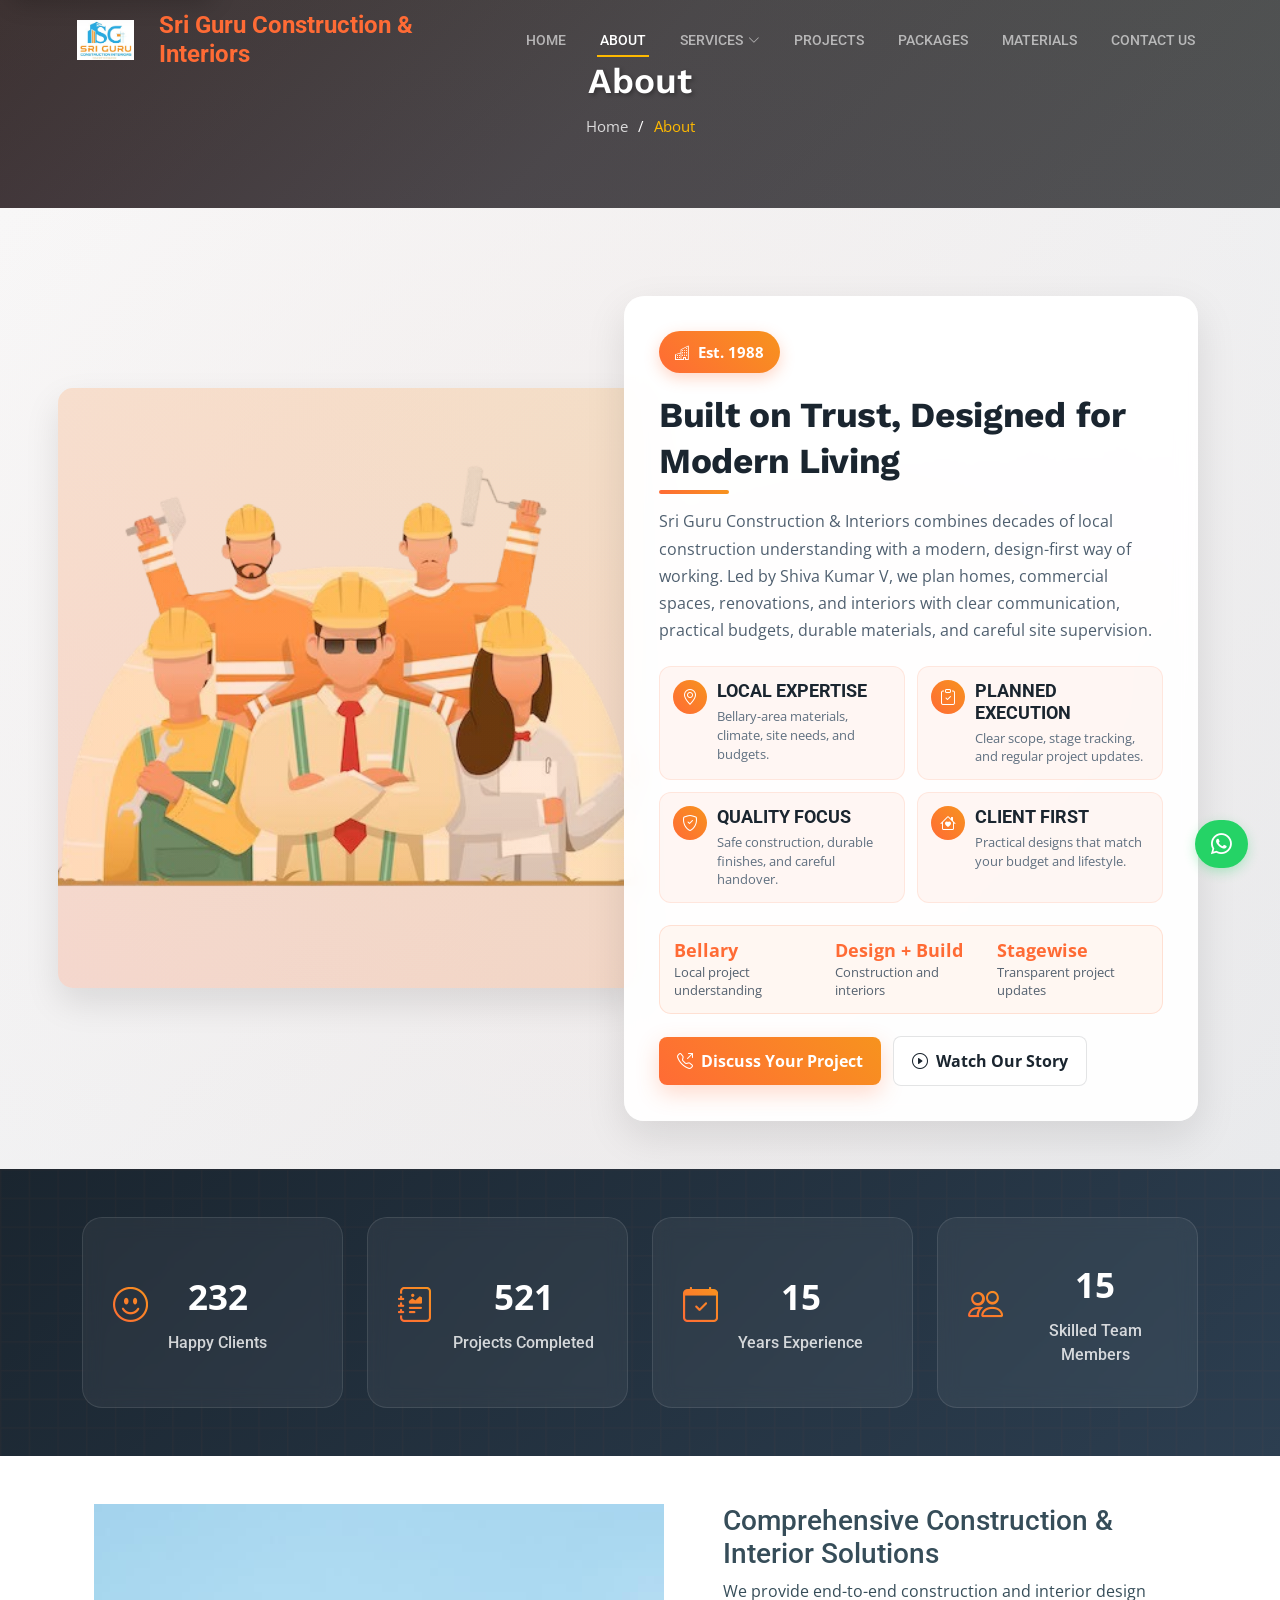
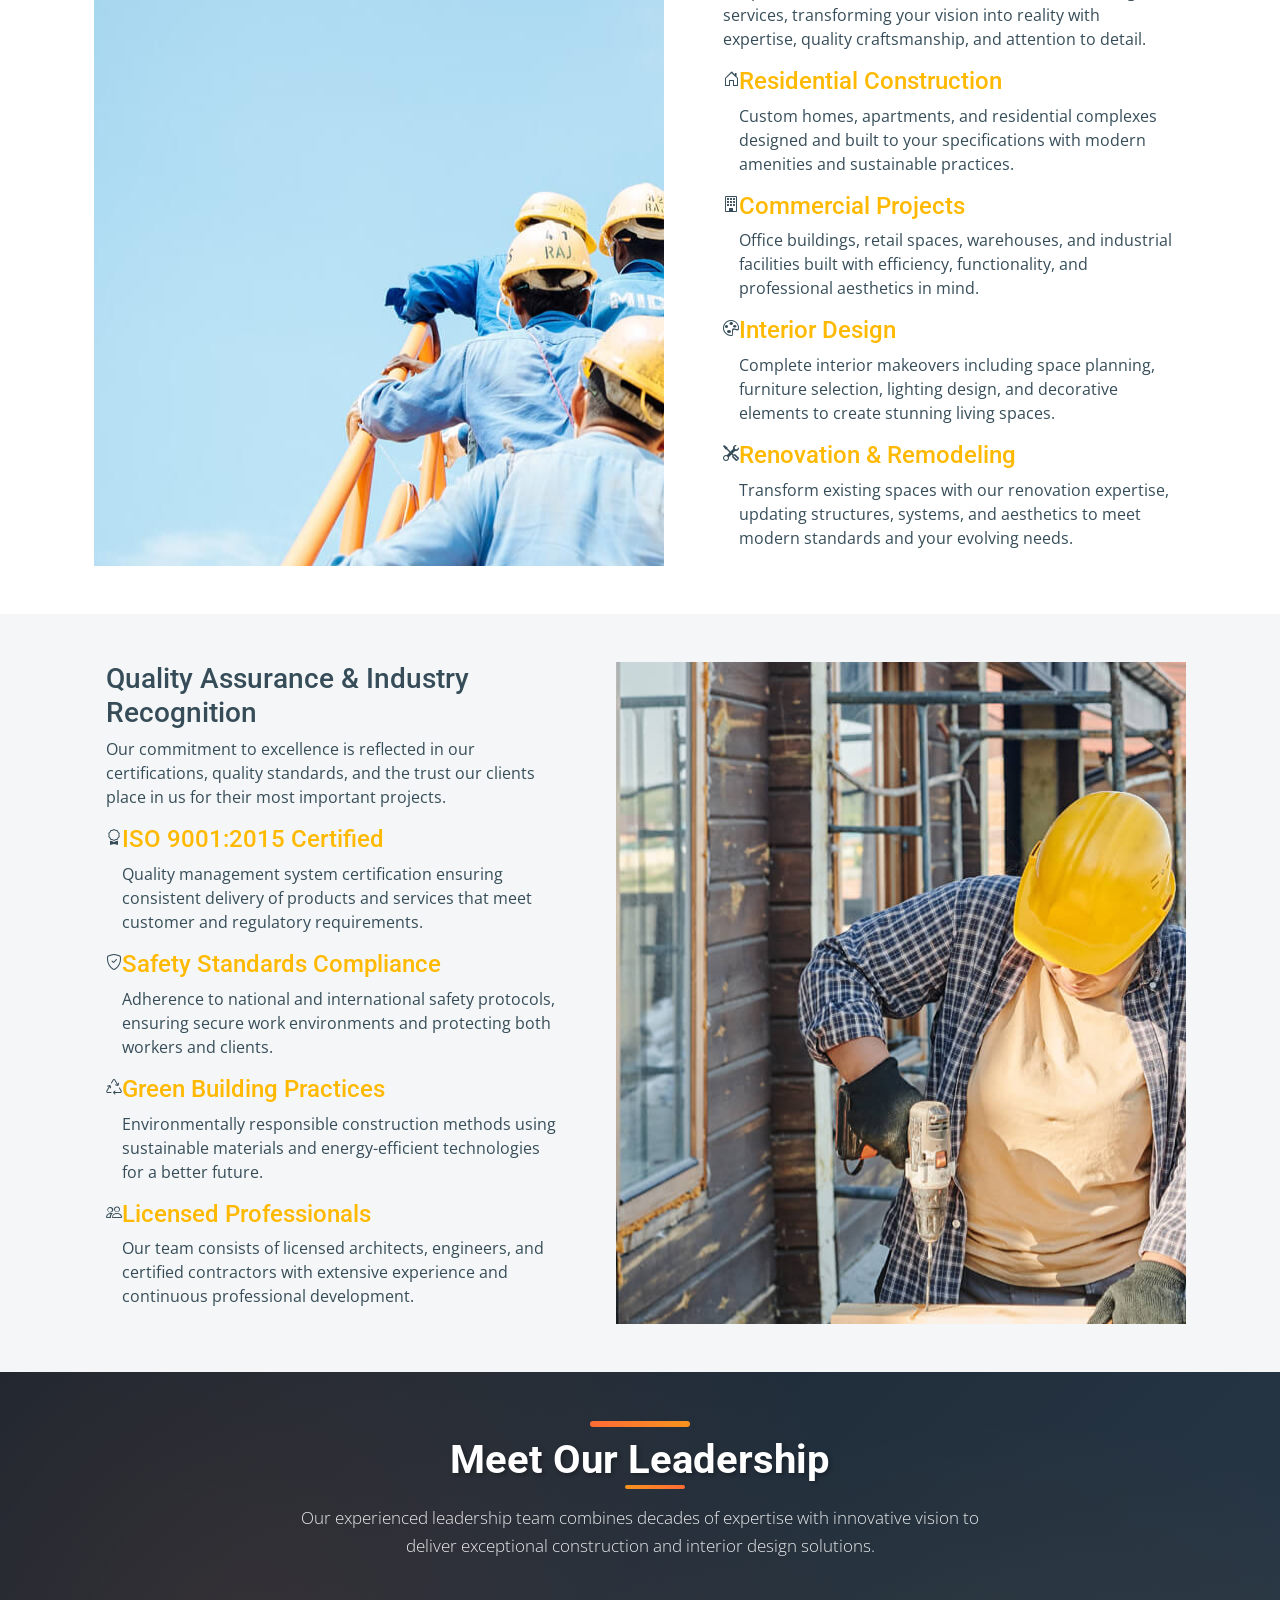
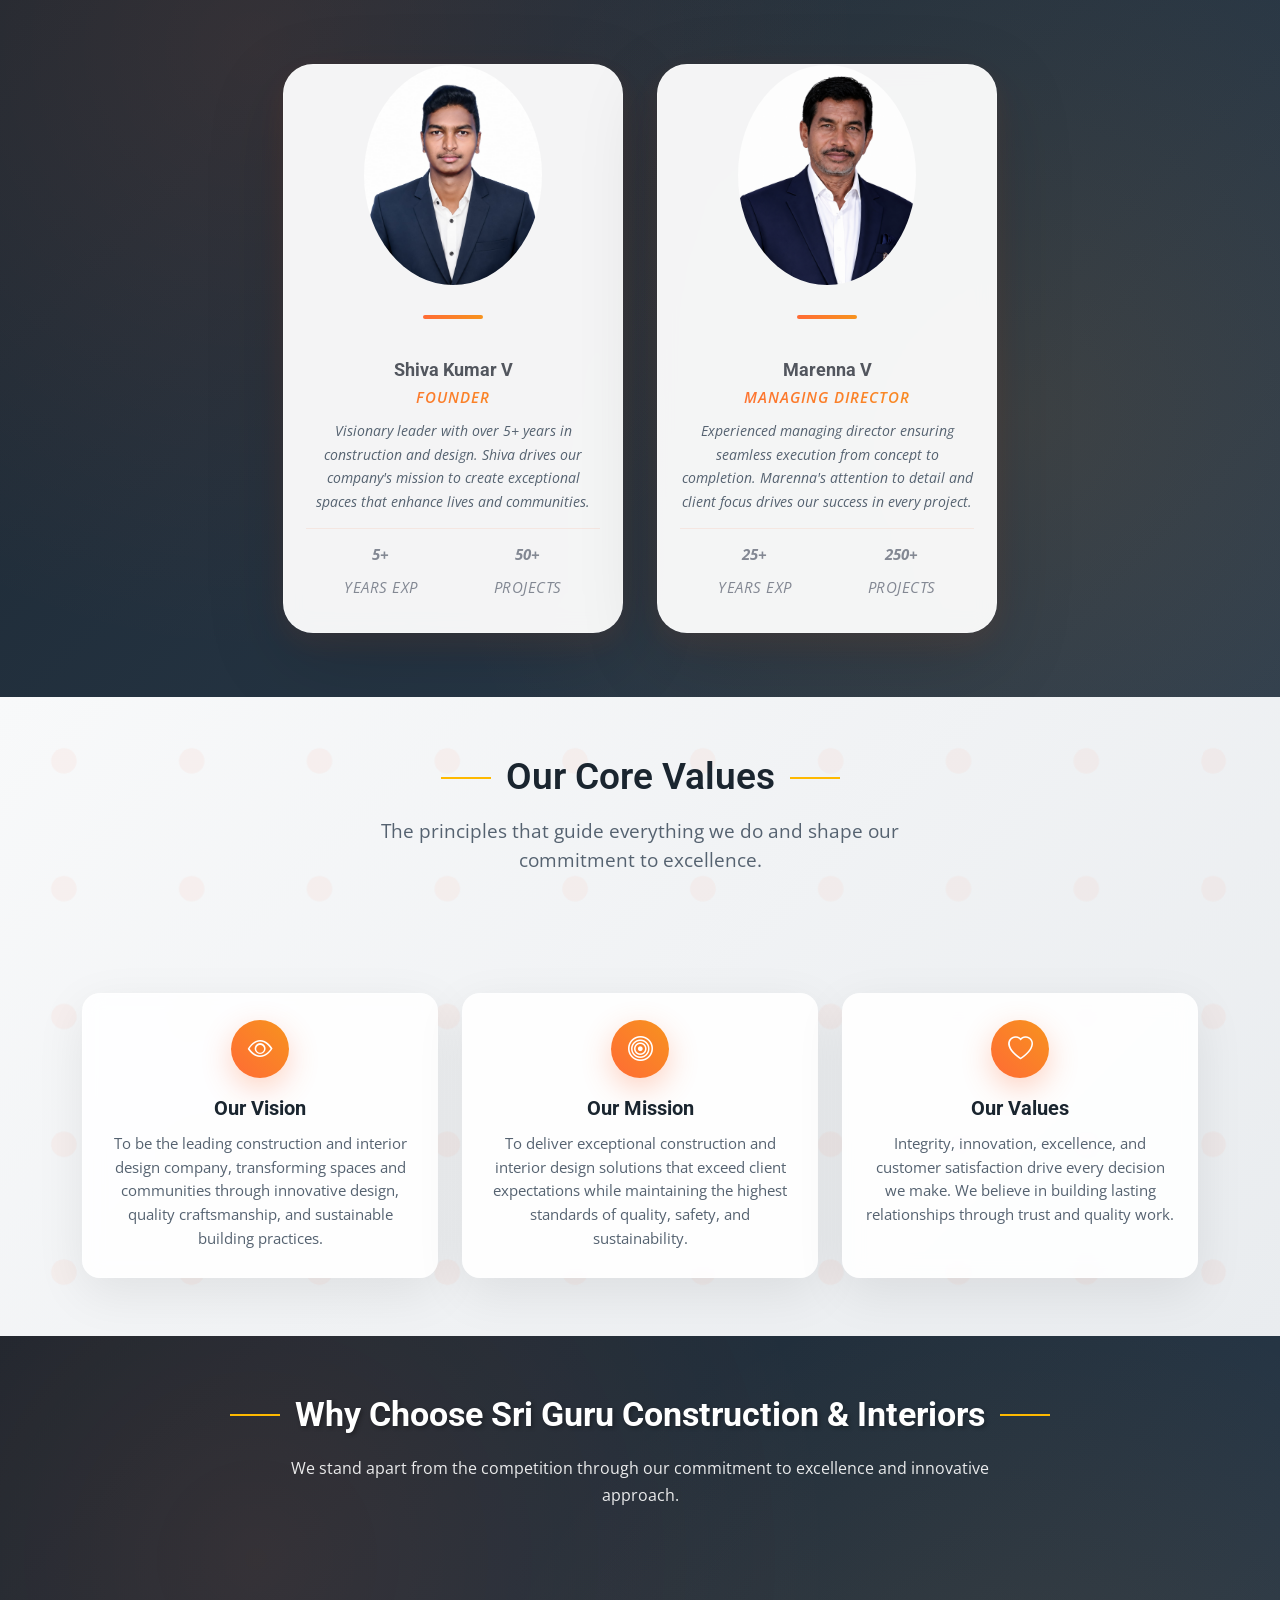
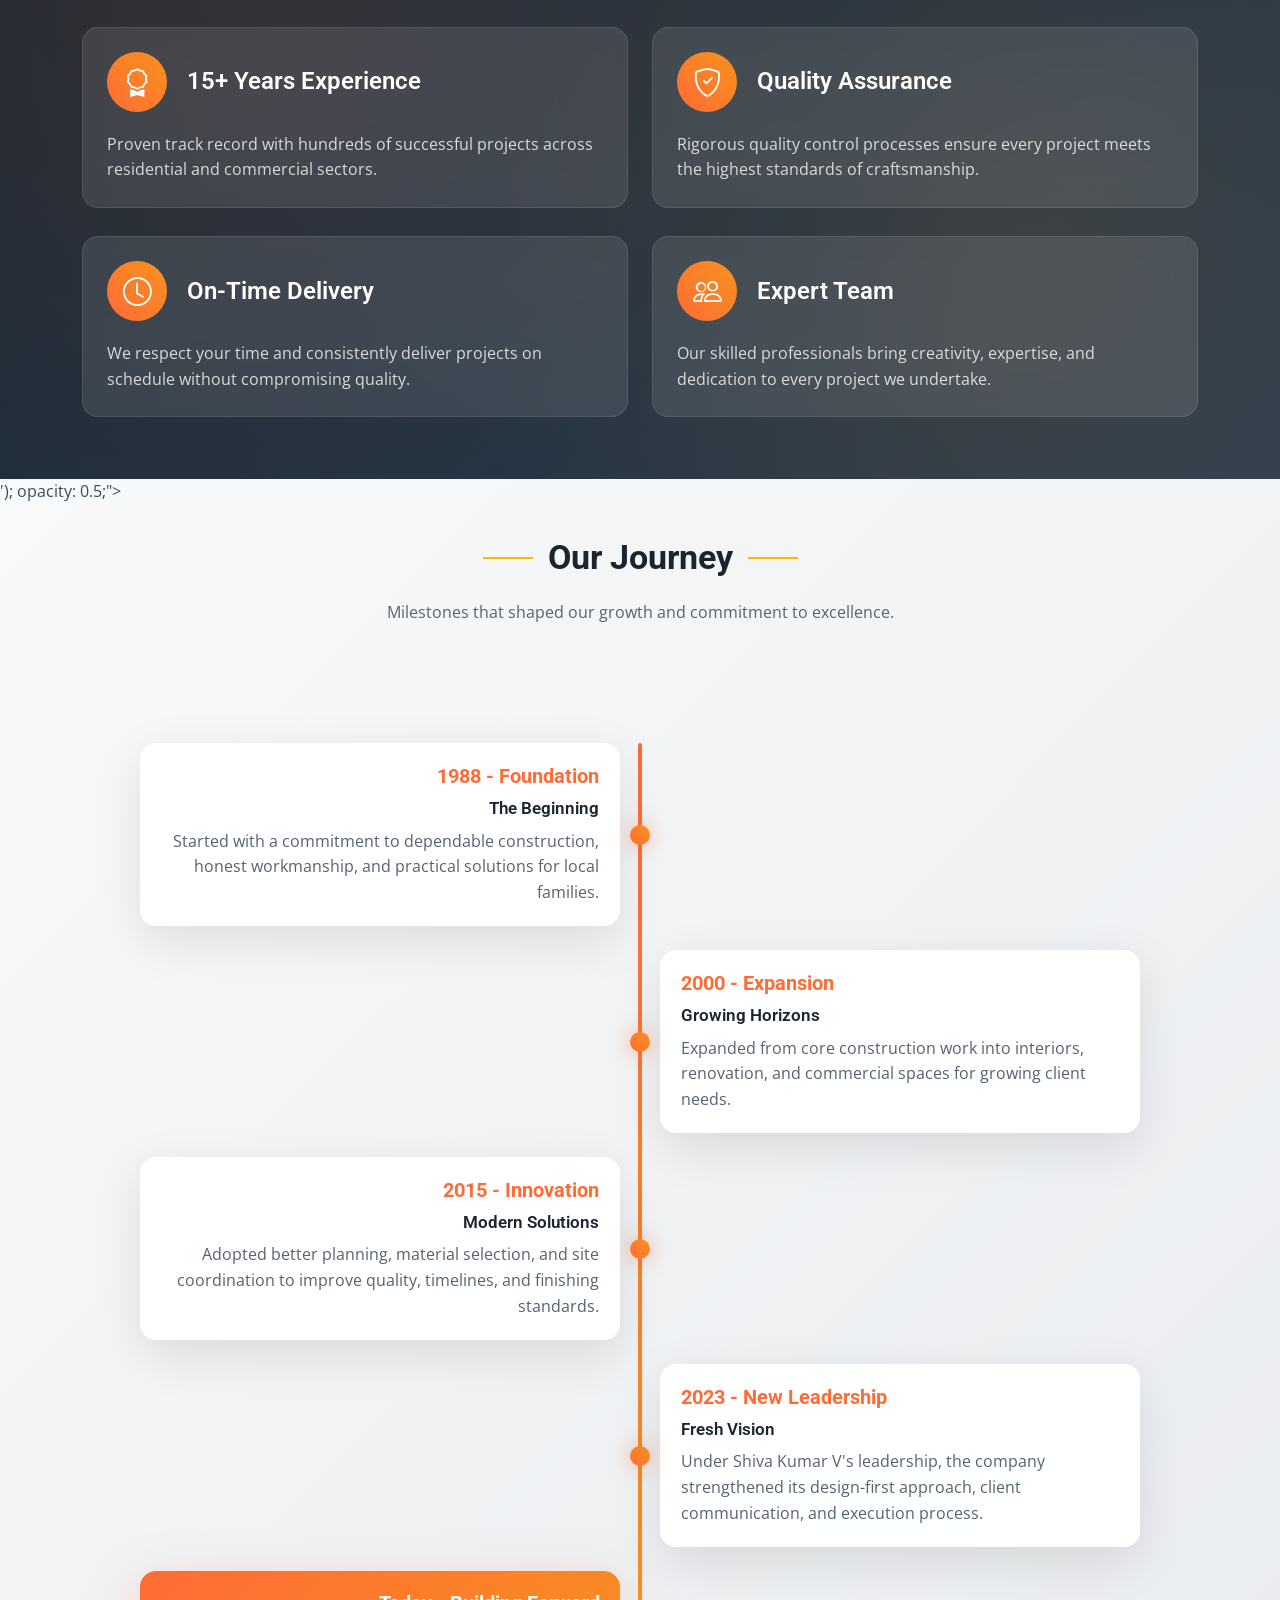
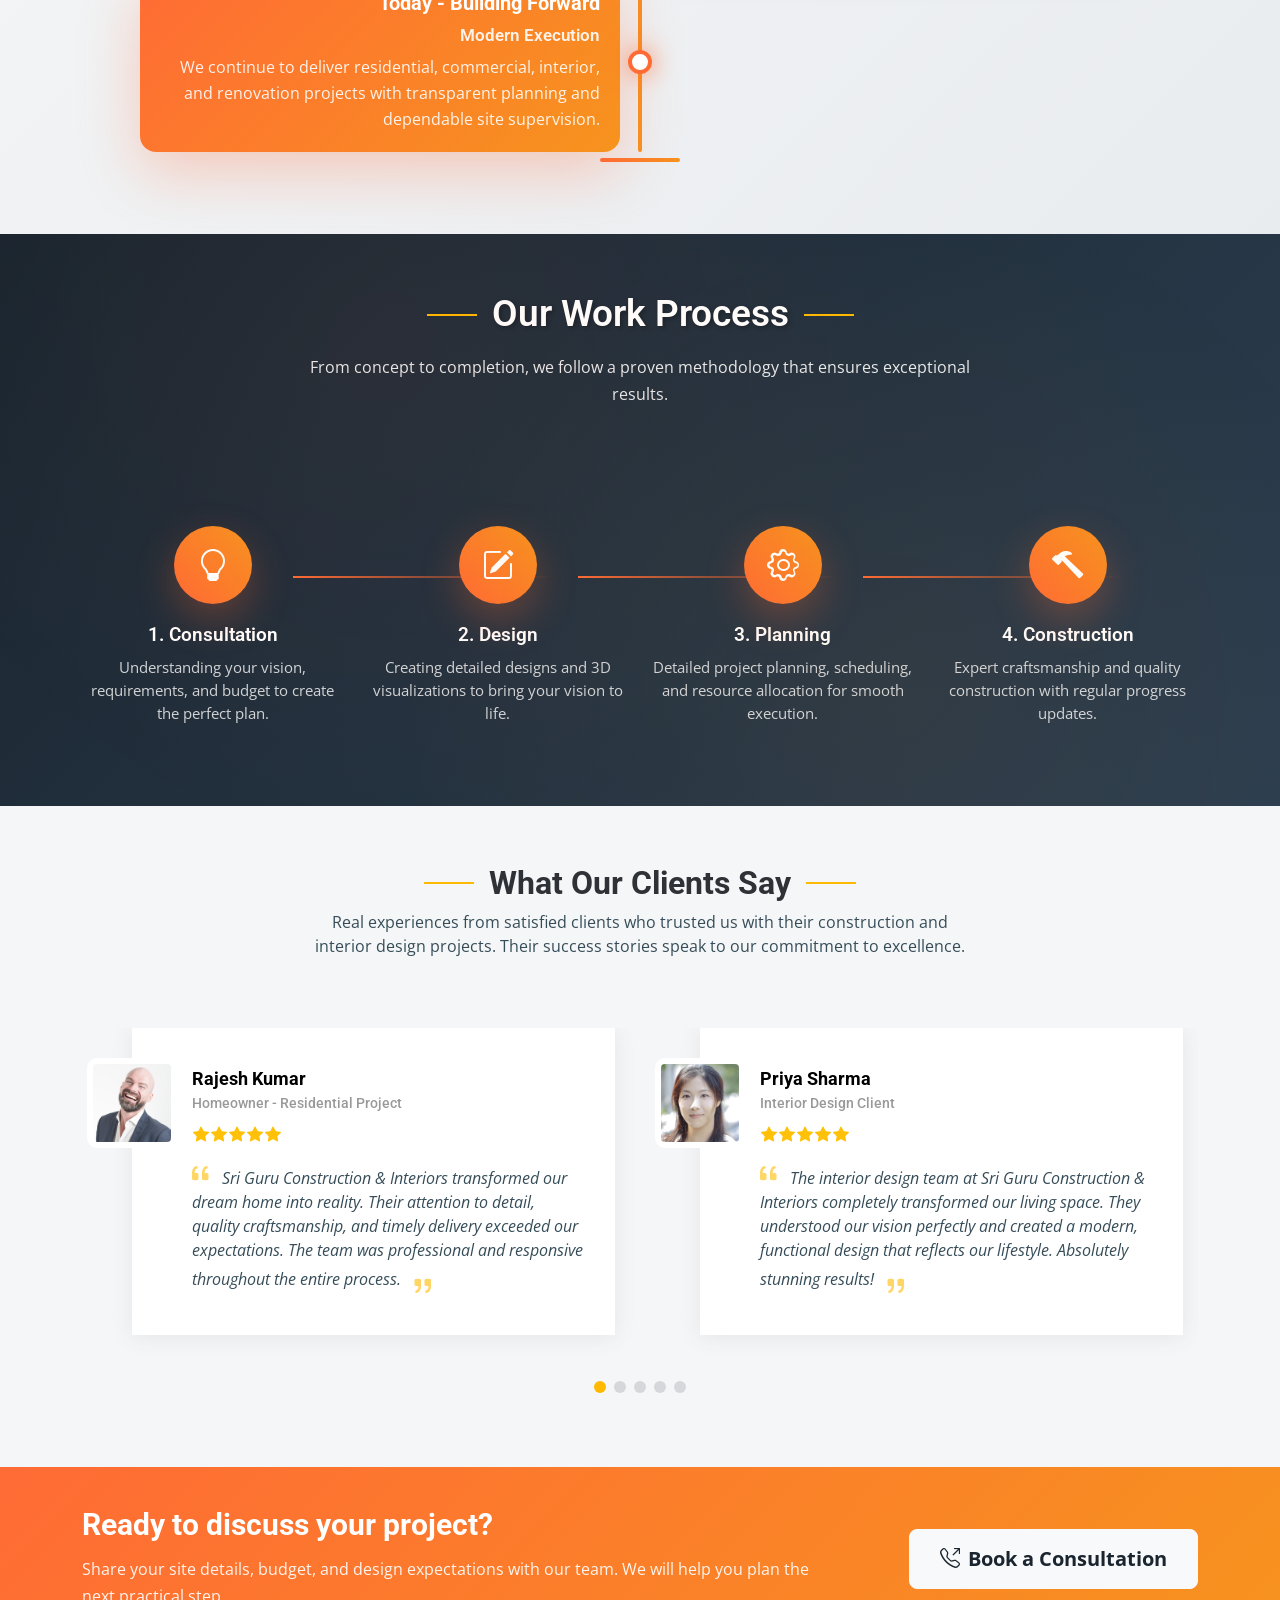
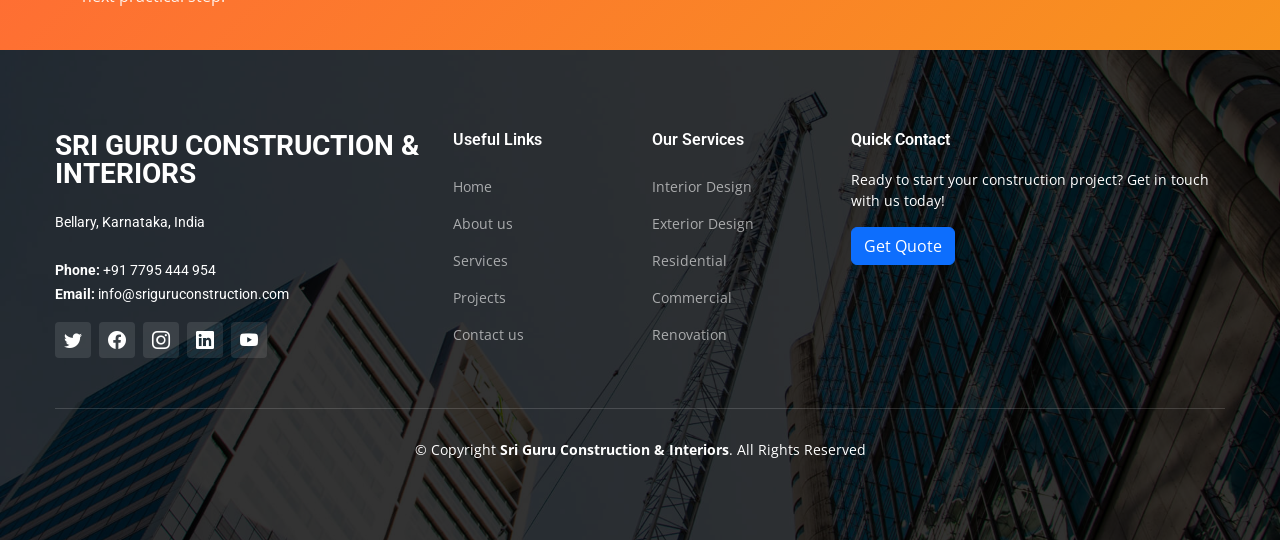
<file: about.html>
<!DOCTYPE html>
<html lang="en">

<head>
  <meta charset="utf-8">
  <meta content="width=device-width, initial-scale=1.0" name="viewport">
  <meta name="robots" content="index, follow">
  <meta name="author" content="Sri Guru Construction &amp; Interiors">
  <meta name="theme-color" content="#ff6b35">
  <meta name="format-detection" content="telephone=yes">

  <title>About Sri Guru Construction &amp; Interiors | Bellary</title>
  <meta name="description" content="Learn about Sri Guru Construction &amp; Interiors, a Bellary team delivering residential construction, commercial spaces, interiors, renovations, and consultation.">
  <meta content="about Sri Guru Construction &amp; Interiors, Bellary builders, construction company Bellary, interior design team, renovation services" name="keywords">
  <meta property="og:site_name" content="Sri Guru Construction &amp; Interiors">
  <meta property="og:type" content="website">
  <meta property="og:title" content="About Sri Guru Construction &amp; Interiors | Bellary">
  <meta property="og:description" content="Learn about Sri Guru Construction &amp; Interiors, a Bellary team delivering residential construction, commercial spaces, interiors, renovations, and consultation.">
  <meta property="og:image" content="images/new_logo.jpg">
  <meta name="twitter:card" content="summary_large_image">
  <meta name="twitter:title" content="About Sri Guru Construction &amp; Interiors | Bellary">
  <meta name="twitter:description" content="Learn about Sri Guru Construction &amp; Interiors, a Bellary team delivering residential construction, commercial spaces, interiors, renovations, and consultation.">
  <meta name="twitter:image" content="images/new_logo.jpg">

  <!-- Favicons -->
  <link href="assets/img/favicon.png?v=2" rel="icon">
  <link href="assets/img/apple-touch-icon.png?v=2" rel="apple-touch-icon">
  <link href="site.webmanifest?v=2" rel="manifest">
  <link rel="canonical" href="https://www.sriguruconstruction.com/about.html">
  <link rel="preload" as="image" href="assets/img/breadcrumbs-bg.jpg">
  <!-- Vendor CSS Files -->
  <link href="assets/vendor/bootstrap/css/bootstrap.min.css" rel="stylesheet">
  <link href="assets/vendor/bootstrap-icons/bootstrap-icons.css" rel="stylesheet">
  <link href="assets/vendor/fontawesome-free/css/all.min.css" rel="stylesheet">
  <link href="assets/vendor/aos/aos.css" rel="stylesheet">
  <link href="assets/vendor/glightbox/css/glightbox.min.css" rel="stylesheet">
  <link href="assets/vendor/swiper/swiper-bundle.min.css" rel="stylesheet">

  <!-- Template Main CSS File -->
  <link href="assets/css/main.css" rel="stylesheet">
  <!-- Google Fonts -->
  <link rel="preconnect" href="https://fonts.googleapis.com">
  <link rel="preconnect" href="https://fonts.gstatic.com" crossorigin>
  <link
    href="https://fonts.googleapis.com/css2?family=Open+Sans:ital,wght@0,300;0,400;0,500;0,600;0,700;1,300;1,400;1,600;1,700&family=Roboto:ital,wght@0,300;0,400;0,500;0,600;0,700;1,300;1,400;1,500;1,600;1,700&family=Work+Sans:ital,wght@0,300;0,400;0,500;0,600;0,700;1,300;1,400;1,500;1,600;1,700&display=swap"
    rel="stylesheet" media="print" onload="this.media='all'">
<style>
    /* Mobile navigation color and backdrop */
    @media (max-width: 1279px) {
      .header.scrolled .navbar a,
      .header.scrolled .navbar a:focus,
      .header.scrolled .navbar .dropdown ul li a,
      .header.scrolled .navbar .dropdown ul li a:focus {
        color: #2c3e50 !important;
      }
      
      .header.scrolled .navbar a:hover,
      .header.scrolled .navbar .active,
      .header.scrolled .navbar .active:focus,
      .header.scrolled .navbar li:hover > a,
      .header.scrolled .navbar .dropdown ul li a:hover {
        color: #ff6b35 !important;
      }
      
      .header.scrolled .navbar ul,
      .navbar ul {
        background: rgba(255, 255, 255, 0.95) !important;
        backdrop-filter: blur(20px) !important;
        -webkit-backdrop-filter: blur(20px) !important;
        border-left: 1px solid rgba(0, 0, 0, 0.05) !important;
      }
      
      .header.scrolled .navbar .dropdown ul,
      .navbar .dropdown ul {
        background: rgba(255, 255, 255, 0.98) !important;
        border: 1px solid rgba(44, 62, 80, 0.1) !important;
        backdrop-filter: blur(20px) !important;
        -webkit-backdrop-filter: blur(20px) !important;
      }
    }
    
    /* Logo positioning and sizing */
    .logo {
      margin-right: auto !important;
      position: relative;
      z-index: 1002;
    }
    
    .logo img {
      width: 70px !important;
      height: 70px !important;
      margin-right: 20px !important;
      margin-left: -10px !important;
    }
    
    .header.scrolled .logo img {
      width: 60px !important;
      height: 60px !important;
    }
    
    /* Mobile responsive logo sizing */
    @media (max-width: 768px) {
      .logo img {
        width: 55px !important;
        height: 55px !important;
        margin-right: 15px !important;
        margin-left: -5px !important;
        z-index: 1002;
      }
      
      .header.scrolled .logo img {
        width: 50px !important;
        height: 50px !important;
      }
    }

    /* Modern About Page Typography & Sizing */
    .breadcrumbs {
      background: linear-gradient(135deg, #1a252f 0%, #2c3e50 50%, #34495e 100%) !important;
      position: relative;
      overflow: hidden;
    }

    .breadcrumbs::before {
      content: '';
      position: absolute;
      top: 0;
      left: 0;
      right: 0;
      bottom: 0;
      background: linear-gradient(45deg, rgba(255,107,53,0.15) 0%, rgba(247,147,30,0.15) 100%);
      z-index: 1;
    }

    .breadcrumbs .container {
      position: relative;
      z-index: 2;
    }

    .breadcrumbs h2 {
      font-size: 2.2rem;
      font-weight: 600;
      color: #fff;
      text-shadow: 2px 2px 4px rgba(0,0,0,0.3);
      margin-bottom: 0.8rem;
      letter-spacing: 0px;
    }

    .breadcrumbs ol {
      font-size: 0.95rem;
      font-weight: 400;
    }

    /* Enhanced About Section */
    #about {
      background: linear-gradient(135deg, #f8f9fa 0%, #e9ecef 100%);
      padding: 70px 0;
      position: relative;
      overflow: hidden;
    }

    #about::before {
      content: '';
      position: absolute;
      top: -50%;
      left: -50%;
      width: 200%;
      height: 200%;
      background: radial-gradient(circle, rgba(255,107,53,0.05) 0%, transparent 70%);
      animation: float 20s ease-in-out infinite;
    }

    @keyframes float {
      0%, 100% { transform: translateY(0px) rotate(0deg); }
      50% { transform: translateY(-20px) rotate(180deg); }
    }

    .about-img {
      border-radius: 20px;
      box-shadow: 0 20px 60px rgba(0,0,0,0.15);
      position: relative;
      overflow: hidden;
      min-height: 600px;
    }

    .about-img::before {
      content: '';
      position: absolute;
      top: 0;
      left: 0;
      right: 0;
      bottom: 0;
      background: linear-gradient(45deg, rgba(255,107,53,0.1) 0%, rgba(247,147,30,0.1) 100%);
      z-index: 1;
    }

    .our-story {
      position: relative;
      z-index: 2;
      background: rgba(255,255,255,0.95);
      padding: 35px;
      border-radius: 20px;
      box-shadow: 0 15px 40px rgba(0,0,0,0.1);
      backdrop-filter: blur(10px);
      margin-left: -40px;
      margin-top: 40px;
    }

    .about .our-story {
      padding: 35px;
      background: rgba(255,255,255,0.95);
    }

    .our-story h2 {
      color: #1a252f;
      font-size: 2.2rem;
      font-weight: 700;
      margin-bottom: 25px;
      position: relative;
      line-height: 1.3;
      letter-spacing: -0.3px;
    }

    .about .our-story h2 {
      max-width: none;
      margin: 0 0 24px;
    }

    .our-story h2::after {
      content: '';
      position: absolute;
      bottom: -10px;
      left: 0;
      width: 70px;
      height: 4px;
      background: linear-gradient(90deg, #ff6b35 0%, #f7931e 100%);
      border-radius: 2px;
    }

    .our-story h4 {
      color: #ff6b35;
      font-size: 1.3rem;
      font-weight: 600;
      margin-bottom: 20px;
      background: linear-gradient(90deg, #ff6b35 0%, #f7931e 100%);
      -webkit-background-clip: text;
      -webkit-text-fill-color: transparent;
      background-clip: text;
      letter-spacing: 0.5px;
    }

    .our-story p {
      font-size: 1rem;
      line-height: 1.7;
      color: #556270;
      margin-bottom: 25px;
      font-weight: 400;
    }

    .our-story ul li {
      padding: 12px 0;
      font-size: 0.95rem;
      color: #556270;
      border-bottom: 1px solid rgba(255,107,53,0.1);
      transition: all 0.3s ease;
      line-height: 1.5;
    }

    .our-story ul li:hover {
      background: rgba(255,107,53,0.05);
      border-radius: 8px;
      padding-left: 12px;
    }

    .our-story ul li i {
      color: #ff6b35;
      font-size: 1.1rem;
      margin-right: 15px;
    }

    .our-story ul li span {
      font-weight: 500;
    }

    .story-eyebrow {
      display: inline-flex;
      align-items: center;
      gap: 8px;
      background: linear-gradient(45deg, #FF6B35, #F7931E);
      color: #ffffff;
      padding: 10px 16px;
      border-radius: 999px;
      font-weight: 700;
      font-size: 0.92rem;
      box-shadow: 0 5px 15px rgba(255,107,53,0.28);
      margin-bottom: 20px;
    }

    .story-lead {
      font-size: 1rem !important;
      color: #4f5f6f !important;
      line-height: 1.7 !important;
      margin-bottom: 22px !important;
    }

    .story-highlights {
      display: grid;
      grid-template-columns: repeat(2, minmax(0, 1fr));
      gap: 12px;
      margin-bottom: 22px;
    }

    .story-highlight {
      display: flex;
      align-items: flex-start;
      gap: 10px;
      padding: 13px;
      background: rgba(255,107,53,0.055);
      border: 1px solid rgba(255,107,53,0.12);
      border-radius: 12px;
    }

    .story-highlight i {
      flex: 0 0 auto;
      width: 34px;
      height: 34px;
      display: inline-flex;
      align-items: center;
      justify-content: center;
      color: #ffffff;
      background: linear-gradient(45deg, #FF6B35, #F7931E);
      border-radius: 50%;
      font-size: 1rem;
    }

    .story-highlight h4 {
      margin: 0 0 5px;
      color: #1a252f;
      font-size: 0.94rem;
      font-weight: 700;
      background: none;
      -webkit-text-fill-color: #1a252f;
      letter-spacing: 0;
    }

    .story-highlight p {
      margin: 0;
      color: #607080;
      font-size: 0.84rem;
      line-height: 1.4;
    }

    .story-proof {
      display: grid;
      grid-template-columns: repeat(3, minmax(0, 1fr));
      gap: 10px;
      padding: 14px;
      background: #fff7f2;
      border-radius: 12px;
      border: 1px solid rgba(255,107,53,0.16);
      margin-bottom: 22px;
    }

    .story-proof strong {
      display: block;
      color: #ff6b35;
      font-size: 1.1rem;
      line-height: 1.2;
    }

    .story-proof span {
      display: block;
      color: #556270;
      font-size: 0.8rem;
      line-height: 1.35;
      margin-top: 3px;
    }

    .story-actions {
      display: flex;
      flex-wrap: wrap;
      gap: 12px;
      align-items: center;
    }

    .story-actions a {
      display: inline-flex;
      align-items: center;
      justify-content: center;
      gap: 8px;
      min-height: 46px;
      padding: 12px 18px;
      border-radius: 8px;
      font-weight: 700;
      text-decoration: none;
      transition: all 0.25s ease;
    }

    .story-primary {
      background: linear-gradient(45deg, #FF6B35, #F7931E);
      color: #ffffff;
      box-shadow: 0 8px 22px rgba(255,107,53,0.25);
    }

    .story-primary:hover {
      color: #ffffff;
      transform: translateY(-2px);
      box-shadow: 0 12px 28px rgba(255,107,53,0.32);
    }

    .story-secondary {
      color: #1a252f;
      background: #ffffff;
      border: 1px solid rgba(26,37,47,0.12);
    }

    .story-secondary:hover {
      color: #ff6b35;
      border-color: rgba(255,107,53,0.35);
      transform: translateY(-2px);
    }

    @media (min-width: 991px) {
      .about .our-story {
        padding: 35px;
        padding-right: 35px;
      }
    }

    /* Enhanced Stats Counter */
    #stats-counter {
      background: linear-gradient(135deg, #1a252f 0%, #2c3e50 100%);
      padding: 80px 0;
      position: relative;
      overflow: hidden;
    }

    #stats-counter::before {
      content: '';
      position: absolute;
      top: 0;
      left: 0;
      right: 0;
      bottom: 0;
      background: url('data:image/svg+xml,<svg xmlns="http://www.w3.org/2000/svg" viewBox="0 0 100 100"><defs><pattern id="grid" width="10" height="10" patternUnits="userSpaceOnUse"><path d="M 10 0 L 0 0 0 10" fill="none" stroke="rgba(255,107,53,0.1)" stroke-width="1"/></pattern></defs><rect width="100" height="100" fill="url(%23grid)"/></svg>');
      opacity: 0.3;
    }

    .stats-item {
      background: rgba(255,255,255,0.05);
      padding: 40px 30px;
      border-radius: 20px;
      backdrop-filter: blur(10px);
      border: 1px solid rgba(255,255,255,0.1);
      transition: all 0.3s ease;
      text-align: center;
      position: relative;
      overflow: hidden;
    }

    .stats-item::before {
      content: '';
      position: absolute;
      top: 0;
      left: -100%;
      width: 100%;
      height: 100%;
      background: linear-gradient(90deg, transparent, rgba(255,107,53,0.1), transparent);
      transition: left 0.6s ease;
    }

    .stats-item:hover::before {
      left: 100%;
    }

    .stats-item:hover {
      transform: translateY(-10px);
      box-shadow: 0 20px 60px rgba(255,107,53,0.2);
    }

    .stats-item i {
      font-size: 2.2rem;
      margin-bottom: 15px;
      background: linear-gradient(45deg, #ff6b35, #f7931e);
      -webkit-background-clip: text;
      -webkit-text-fill-color: transparent;
      background-clip: text;
    }

    .stats-item .purecounter {
      font-size: 2.2rem;
      font-weight: 700;
      color: #fff;
      display: block;
      margin-bottom: 8px;
    }

    .stats-item p {
      color: rgba(255,255,255,0.8);
      font-size: 1rem;
      font-weight: 500;
      margin: 0;
    }

    /* Enhanced Team Section */
    #team {
      background: linear-gradient(135deg, #1a252f 0%, #2c3e50 100%);
      padding: 120px 0;
      position: relative;
      overflow: hidden;
    }

    #team::before {
      content: '';
      position: absolute;
      top: 0;
      left: 0;
      right: 0;
      bottom: 0;
      background: 
        radial-gradient(circle at 20% 30%, rgba(255,107,53,0.1) 0%, transparent 50%),
        radial-gradient(circle at 80% 70%, rgba(247,147,30,0.1) 0%, transparent 50%);
      animation: teamFloat 15s ease-in-out infinite alternate;
    }

    @keyframes teamFloat {
      0% { transform: translateY(0px) rotate(0deg); }
      100% { transform: translateY(-20px) rotate(1deg); }
    }

    #team .section-header {
      text-align: center;
      margin-bottom: 80px;
      position: relative;
      z-index: 2;
    }

    #team .section-header h2 {
      color: #fff;
      font-size: 2.5rem;
      font-weight: 700;
      margin-bottom: 20px;
      position: relative;
      text-shadow: 2px 2px 4px rgba(0,0,0,0.3);
    }

    #team .section-header h2::before {
      content: '';
      position: absolute;
      top: -15px;
      left: 50%;
      transform: translateX(-50%);
      width: 100px;
      height: 6px;
      background: linear-gradient(90deg, #ff6b35 0%, #f7931e 100%);
      border-radius: 3px;
    }

    #team .section-header h2::after {
      content: '';
      position: absolute;
      bottom: -15px;
      left: 50%;
      transform: translateX(-50%);
      width: 60px;
      height: 4px;
      background: linear-gradient(90deg, #f7931e 0%, #ff6b35 100%);
      border-radius: 2px;
    }

    #team .section-header p {
      color: rgba(255,255,255,0.9);
      font-size: 1.3rem;
      max-width: 700px;
      margin: 0 auto;
      line-height: 1.8;
      font-weight: 300;
    }

    .team-container {
      display: flex;
      justify-content: center;
      gap: 60px;
      flex-wrap: wrap;
      position: relative;
      z-index: 2;
    }

    .member {
      flex: 0 0 400px;
      transition: all 0.4s cubic-bezier(0.175, 0.885, 0.32, 1.275);
      position: relative;
    }

    .member:hover {
      transform: translateY(-20px) scale(1.02);
    }

    .member-card {
      background: rgba(255,255,255,0.95);
      border-radius: 30px;
      overflow: hidden;
      box-shadow: 
        0 25px 80px rgba(0,0,0,0.15),
        0 10px 30px rgba(255,107,53,0.1);
      backdrop-filter: blur(10px);
      border: 1px solid rgba(255,255,255,0.2);
      position: relative;
      transition: all 0.4s ease;
    }

    .member:hover .member-card {
      box-shadow: 
        0 35px 100px rgba(0,0,0,0.2),
        0 15px 50px rgba(255,107,53,0.2);
    }

    .member-img {
      position: relative;
      height: 300px;
      overflow: hidden;
      border-radius: 30px 30px 0 0;
    }

    .member-img img {
      width: 100%;
      height: 100%;
      object-fit: cover;
      transition: all 0.4s ease;
      filter: grayscale(20%);
    }

    .member:hover .member-img img {
      transform: scale(1.1);
      filter: grayscale(0%);
    }

    .member-img::before {
      content: '';
      position: absolute;
      top: 0;
      left: 0;
      right: 0;
      bottom: 0;
      background: linear-gradient(45deg, rgba(255,107,53,0.2) 0%, rgba(247,147,30,0.2) 100%);
      opacity: 0;
      transition: opacity 0.3s ease;
    }

    .member:hover .member-img::before {
      opacity: 1;
    }

    .member-img .social {
      position: absolute;
      top: 20px;
      right: 20px;
      display: flex;
      flex-direction: column;
      gap: 12px;
      opacity: 0;
      transform: translateX(30px) translateY(-10px);
      transition: all 0.4s cubic-bezier(0.175, 0.885, 0.32, 1.275);
      z-index: 6;
    }

    .member:hover .member-img .social {
      opacity: 1;
      transform: translateX(0) translateY(0);
    }

    .member-img .social a {
      width: 50px;
      height: 50px;
      background: rgba(255,255,255,0.95);
      border-radius: 50%;
      display: flex;
      align-items: center;
      justify-content: center;
      color: #1a252f;
      font-size: 1.2rem;
      transition: all 0.4s cubic-bezier(0.175, 0.885, 0.32, 1.275);
      backdrop-filter: blur(10px);
      box-shadow: 
        0 8px 32px rgba(0,0,0,0.12),
        0 4px 16px rgba(255,107,53,0.1);
      border: 2px solid rgba(255,255,255,0.3);
      position: relative;
      overflow: hidden;
    }

    .member-img .social a::before {
      content: '';
      position: absolute;
      top: 0;
      left: -100%;
      width: 100%;
      height: 100%;
      background: linear-gradient(90deg, transparent, rgba(255,255,255,0.4), transparent);
      transition: left 0.6s ease;
    }

    .member-img .social a:hover::before {
      left: 100%;
    }

    .member-img .social a:hover {
      background: linear-gradient(45deg, #ff6b35, #f7931e);
      color: #fff;
      transform: scale(1.15) rotate(5deg);
      box-shadow: 
        0 12px 40px rgba(255,107,53,0.3),
        0 6px 20px rgba(0,0,0,0.1);
      border-color: rgba(255,255,255,0.8);
    }

    .member-img .social a:nth-child(1):hover { transform: scale(1.15) rotate(-8deg); }
    .member-img .social a:nth-child(2):hover { transform: scale(1.15) rotate(8deg); }
    .member-img .social a:nth-child(3):hover { transform: scale(1.15) rotate(-5deg); }
    .member-img .social a:nth-child(4):hover { transform: scale(1.15) rotate(10deg); }

    .member-info {
      padding: 40px 35px;
      text-align: center;
      position: relative;
    }

    .member-info::before {
      content: '';
      position: absolute;
      top: 0;
      left: 50%;
      transform: translateX(-50%);
      width: 60px;
      height: 4px;
      background: linear-gradient(90deg, #ff6b35 0%, #f7931e 100%);
      border-radius: 2px;
    }

    .member-info h4 {
      color: #1a252f;
      font-size: 1.8rem;
      font-weight: 700;
      margin: 20px 0 10px;
      position: relative;
    }

    .member-info .position {
      color: #ff6b35;
      font-weight: 600;
      font-size: 1.1rem;
      display: block;
      margin-bottom: 20px;
      text-transform: uppercase;
      letter-spacing: 1px;
      background: linear-gradient(90deg, #ff6b35 0%, #f7931e 100%);
      -webkit-background-clip: text;
      -webkit-text-fill-color: transparent;
      background-clip: text;
    }

    .member-info p {
      color: #556270;
      font-size: 1rem;
      line-height: 1.7;
      margin: 0;
      font-style: italic;
    }

    .member-stats {
      display: flex;
      justify-content: space-around;
      margin-top: 25px;
      padding-top: 25px;
      border-top: 1px solid rgba(255,107,53,0.1);
    }

    .member-stat {
      text-align: center;
    }

    .member-stat .number {
      font-size: 1.5rem;
      font-weight: 700;
      color: #ff6b35;
      display: block;
    }

    .member-stat .label {
      font-size: 0.9rem;
      color: #556270;
      text-transform: uppercase;
      letter-spacing: 0.5px;
    }

    /* Mission Vision Values Section */
    .core-values {
      background: linear-gradient(135deg, #f8f9fa 0%, #e9ecef 100%);
      padding: 100px 0;
      position: relative;
    }

    .core-values::before {
      content: '';
      position: absolute;
      top: 0;
      left: 0;
      right: 0;
      bottom: 0;
      background: url('data:image/svg+xml,<svg xmlns="http://www.w3.org/2000/svg" viewBox="0 0 100 100"><defs><pattern id="dots" width="20" height="20" patternUnits="userSpaceOnUse"><circle cx="10" cy="10" r="2" fill="rgba(255,107,53,0.05)"/></pattern></defs><rect width="100" height="100" fill="url(%23dots)"/></svg>');
    }

    .core-values .container {
      position: relative;
      z-index: 2;
    }

    .core-value-card {
      background: rgba(255,255,255,0.9);
      padding: 50px 40px;
      border-radius: 25px;
      text-align: center;
      transition: all 0.3s ease;
      backdrop-filter: blur(10px);
      border: 1px solid rgba(255,255,255,0.2);
      box-shadow: 0 15px 50px rgba(0,0,0,0.08);
      height: 100%;
    }

    .core-value-card:hover {
      transform: translateY(-15px);
      box-shadow: 0 25px 70px rgba(0,0,0,0.12);
    }

    .core-value-card .icon {
      width: 80px;
      height: 80px;
      background: linear-gradient(45deg, #ff6b35, #f7931e);
      border-radius: 50%;
      display: flex;
      align-items: center;
      justify-content: center;
      margin: 0 auto 30px;
      font-size: 2.5rem;
      color: white;
      box-shadow: 0 10px 30px rgba(255,107,53,0.3);
    }

    .core-value-card h3 {
      color: #1a252f;
      font-size: 1.8rem;
      font-weight: 700;
      margin-bottom: 20px;
    }

    .core-value-card p {
      color: #556270;
      font-size: 1.1rem;
      line-height: 1.7;
      margin: 0;
    }

    @media (max-width: 768px) {
      .team-container {
        gap: 40px;
      }
      
      .member {
        flex: 0 0 100%;
        max-width: 400px;
      }
      
      #team .section-header h2 {
        font-size: 2.8rem;
      }
      
      .member-info {
        padding: 30px 25px;
      }
    }

    @media (max-width: 768px) {
      .our-story {
        margin-left: 0;
        margin-top: 30px;
        padding: 30px 25px;
      }
      
      .breadcrumbs h2 {
        font-size: 2.5rem;
      }
      
      .our-story h2 {
        font-size: 2.2rem;
      }
      
      #team .section-header h2 {
        font-size: 2.5rem;
      }
    }
    
    @media (max-width: 480px) {
      .logo img {
        width: 50px !important;
        height: 50px !important;
        margin-right: 12px !important;
        margin-left: 0px !important;
      }
      
      .header.scrolled .logo img {
        width: 45px !important;
        height: 45px !important;
      }
    }

    @media (max-width: 991px) {
      .our-story {
        margin-left: 0;
        margin-top: 30px;
      }

      .about-img {
        min-height: 360px;
      }

      .story-highlights {
        grid-template-columns: 1fr;
      }
    }

    @media (max-width: 575px) {
      .our-story {
        padding: 28px 20px;
      }

      .our-story h2 {
        font-size: 1.9rem;
      }

      .story-proof {
        grid-template-columns: 1fr;
      }

      .story-actions a {
        width: 100%;
      }
    }

    /* Compact About page spacing */
    #about {
      padding: 48px 0 !important;
    }

    #stats-counter,
    #services-overview,
    #quality-certifications,
    #testimonials {
      padding: 48px 0 !important;
    }

    #team {
      padding: 64px 0 !important;
    }

    #team .section-header {
      margin-bottom: 34px !important;
    }

    #team .section-header p {
      font-size: 1.05rem;
      line-height: 1.65;
    }

    .team-container {
      gap: 34px !important;
    }

    .member {
      flex-basis: 340px;
    }

    .member-img {
      height: 220px;
    }

    .member-info {
      padding: 24px 22px;
    }

    .member-info h4 {
      font-size: 1.45rem;
    }

    .member-stats {
      margin-top: 14px;
      padding-top: 14px;
    }

    .core-values,
    .why-choose-us,
    .company-timeline,
    .our-process {
      padding: 58px 0 !important;
    }

    .core-value-card {
      padding: 26px 22px;
      border-radius: 18px;
    }

    .core-value-card .icon {
      width: 58px;
      height: 58px;
      margin-bottom: 18px;
      font-size: 1.55rem;
    }

    .core-value-card h3 {
      font-size: 1.25rem !important;
      margin-bottom: 12px !important;
    }

    .core-value-card p {
      font-size: 0.96rem !important;
      line-height: 1.55 !important;
    }

    .why-choose-us .section-header h2,
    .company-timeline .section-header h2 {
      font-size: 2.15rem !important;
    }

    .why-choose-us .section-header p,
    .company-timeline .section-header p,
    .our-process .section-header p {
      font-size: 1.02rem !important;
      line-height: 1.65 !important;
    }

    .why-choose-us .row.gy-4 > [class*="col-"] > div {
      padding: 24px !important;
      margin-bottom: 4px !important;
      border-radius: 16px !important;
    }

    .company-timeline .timeline-item {
      margin: 24px 0 !important;
    }

    .company-timeline .timeline-item > div > div[style*="background"] {
      padding: 20px !important;
      border-radius: 16px !important;
    }

    .company-timeline .timeline-item h4 {
      font-size: 1.25rem !important;
    }

    .company-timeline .timeline-item h5 {
      font-size: 1.05rem !important;
      margin-bottom: 10px !important;
    }

    .our-process .process-step > div:first-child {
      width: 78px !important;
      height: 78px !important;
      margin-bottom: 20px !important;
      font-size: 2rem !important;
    }

    .our-process .process-step h4 {
      font-size: 1.16rem !important;
      margin-bottom: 10px !important;
    }

    .our-process .process-step p {
      font-size: 0.94rem;
      line-height: 1.5 !important;
    }

    .about-cta {
      padding: 40px 0 !important;
    }

    .about-cta h2 {
      font-size: 1.9rem !important;
    }

    .about-cta p {
      font-size: 1rem !important;
    }

    @media (max-width: 991px) {
      #about,
      #stats-counter,
      #services-overview,
      #quality-certifications,
      #team,
      .core-values,
      .why-choose-us,
      .company-timeline,
      .our-process,
      #testimonials,
      .about-cta {
        padding-top: 42px !important;
        padding-bottom: 42px !important;
      }

      .member {
        flex-basis: min(100%, 360px);
      }

      .member-img {
        height: 210px;
      }

      .core-value-card {
        padding: 24px 20px;
      }

      .company-timeline .timeline-item {
        margin: 20px 0 !important;
      }
    }

    @media (max-width: 575px) {
      .about-img {
        min-height: 300px !important;
      }

      .our-story {
        padding: 24px 18px !important;
      }

      .our-story h2 {
        font-size: 1.65rem;
      }

      .story-highlight {
        padding: 12px;
      }

      .story-proof {
        padding: 12px;
      }

      .why-choose-us .section-header h2,
      .company-timeline .section-header h2,
      .our-process .section-header h2,
      .core-values .section-header h2 {
        font-size: 1.8rem !important;
      }

      .why-choose-us .row.gy-4 > [class*="col-"] > div {
        padding: 22px !important;
      }

      .company-timeline .timeline-item > div > div[style*="background"] {
        padding: 20px !important;
      }

      .about-cta h2 {
        font-size: 1.55rem !important;
      }
    }
  </style>

  <!-- =======================================================
  * Template Name: UpConstruction - v1.3.0
  * Template URL: https://bootstrapmade.com/upconstruction-bootstrap-construction-website-template/
  * Author: BootstrapMade.com
  * License: https://bootstrapmade.com/license/
  ======================================================== -->
  <script type="application/ld+json">
  {
    "@context": "https://schema.org",
    "@type": "LocalBusiness",
    "name": "Sri Guru Construction & Interiors",
    "description": "Construction, interiors, renovation, materials, packages, and consultation services in Bellary, Karnataka.",
    "telephone": "+91 7795 444 954",
    "email": "info@sriguruconstruction.com",
    "address": {
      "@type": "PostalAddress",
      "addressLocality": "Bellary",
      "addressRegion": "Karnataka",
      "addressCountry": "IN"
    },
    "areaServed": "Bellary, Karnataka",
    "priceRange": "$$",
    "sameAs": [
      "https://wa.me/917795444954",
      "https://www.instagram.com/sriguruconstruction_interiors",
      "https://youtube.com/@sriguruconstruction?si=ta1HYgKzeOpx0Ood"
    ],
    "knowsAbout": [
      "Residential construction",
      "Commercial construction",
      "Interior design",
      "Exterior design",
      "Renovation",
      "Construction consultation"
    ]
  }
  </script></head>

<body>
  <a class="skip-link" href="#main">Skip to main content</a>

  <!-- ======= Header ======= -->
  <header id="header" class="header d-flex align-items-center">
    <div class="container-fluid container-xl d-flex align-items-center justify-content-between">

      <a href="index.html" class="logo d-flex align-items-center">
        <img decoding="async" fetchpriority="high" width="320" height="222" src="images/header-logo.jpg" alt="Sri Guru Construction &amp; Interiors" style="height: 60px; width: auto; margin-right: 15px;">
        <h1 style="color: #FF6B35; font-weight: 700;">Sri Guru Construction &amp; Interiors</h1>
      </a>

      <i class="mobile-nav-toggle mobile-nav-show bi bi-list" role="button" tabindex="0" aria-label="Open navigation menu" aria-controls="navbar" aria-expanded="false"></i>
      <i class="mobile-nav-toggle mobile-nav-hide d-none bi bi-x" role="button" tabindex="0" aria-label="Close navigation menu" aria-controls="navbar" aria-expanded="false"></i>
      <nav id="navbar" class="navbar" aria-label="Primary navigation">
        <ul>
          <li><a href="index.html">Home</a></li>
          <li><a href="about.html" class="active">About</a></li>
          <li class="dropdown"><a href="services.html"><span>Services</span> <i
                class="bi bi-chevron-down dropdown-indicator"></i></a>
            <ul>
              <li><a class="dropdown-item" href="interior.html"><i class="bi bi-house-door"></i> Interior Design</a></li>
              <li><a class="dropdown-item" href="exterior.html"><i class="bi bi-building"></i> Exterior Design</a></li>
              <li><a class="dropdown-item" href="pre-design.html"><i class="bi bi-pencil-square"></i> Pre Design</a></li>
              <li><a class="dropdown-item" href="residential.html"><i class="bi bi-house-heart"></i> Residential</a></li>
              <li><a class="dropdown-item" href="commercial.html"><i class="bi bi-buildings"></i> Commercial</a></li>
              <li><a class="dropdown-item" href="renovation.html"><i class="bi bi-tools"></i> Renovation</a></li>
              <li><a class="dropdown-item" href="consultation.html"><i class="bi bi-chat-dots"></i> Consultation</a></li>
            </ul>
          </li>
          <li><a href="projects.html">Projects</a></li>
          <li><a href="packages.html">Packages</a></li>
          <li><a href="materials.html">Materials</a></li>
          <li><a href="contact_us.html">Contact Us</a></li>
        </ul>
      </nav><!-- .navbar -->

    </div>
  </header><!-- End Header -->

  <main id="main">

    <!-- ======= Breadcrumbs ======= -->
    <div class="breadcrumbs d-flex align-items-center" style="background-image: url('assets/img/breadcrumbs-bg.jpg');">
      <div class="container position-relative d-flex flex-column align-items-center" data-aos="fade">

        <h2>About</h2>
        <ol>
          <li><a href="index.html">Home</a></li>
          <li>About</li>
        </ol>

      </div>
    </div><!-- End Breadcrumbs -->

    <!-- ======= About Section ======= -->
    <section id="about" class="about">
      <div class="container" data-aos="fade-up">

        <div class="row position-relative align-items-center g-5">

          <div class="col-lg-6 about-img" style="background-image: url(images/who_are_we.png); min-height: 600px; border-radius: 15px; box-shadow: 0 15px 35px rgba(0,0,0,0.1); position: relative; overflow: hidden;">
            <div style="position: absolute; top: 0; left: 0; right: 0; bottom: 0; background: linear-gradient(45deg, rgba(255,107,53,0.1), rgba(247,147,30,0.1));"></div>
          </div>

          <div class="col-lg-6">
            <div class="our-story">
              <span class="story-eyebrow"><i class="bi bi-buildings"></i> Est. 1988</span>
              <h2>Built on Trust, Designed for Modern Living</h2>
              <p class="story-lead">Sri Guru Construction &amp; Interiors combines decades of local construction understanding with a modern, design-first way of working. Led by Shiva Kumar V, we plan homes, commercial spaces, renovations, and interiors with clear communication, practical budgets, durable materials, and careful site supervision.</p>

              <div class="story-highlights">
                <div class="story-highlight">
                  <i class="bi bi-geo-alt"></i>
                  <div>
                    <h4>Local Expertise</h4>
                    <p>Bellary-area materials, climate, site needs, and budgets.</p>
                  </div>
                </div>

                <div class="story-highlight">
                  <i class="bi bi-clipboard-check"></i>
                  <div>
                    <h4>Planned Execution</h4>
                    <p>Clear scope, stage tracking, and regular project updates.</p>
                  </div>
                </div>

                <div class="story-highlight">
                  <i class="bi bi-shield-check"></i>
                  <div>
                    <h4>Quality Focus</h4>
                    <p>Safe construction, durable finishes, and careful handover.</p>
                  </div>
                </div>

                <div class="story-highlight">
                  <i class="bi bi-house-heart"></i>
                  <div>
                    <h4>Client First</h4>
                    <p>Practical designs that match your budget and lifestyle.</p>
                  </div>
                </div>
              </div>

              <div class="story-proof">
                <div>
                  <strong>Bellary</strong>
                  <span>Local project understanding</span>
                </div>
                <div>
                  <strong>Design + Build</strong>
                  <span>Construction and interiors</span>
                </div>
                <div>
                  <strong>Stagewise</strong>
                  <span>Transparent project updates</span>
                </div>
              </div>

              <div class="story-actions">
                <a href="contact_us.html" class="story-primary"><i class="bi bi-telephone-outbound"></i>Discuss Your Project</a>
                <a href="https://youtube.com/@sriguruconstruction?si=ta1HYgKzeOpx0Ood" class="story-secondary" target="_blank" rel="noopener noreferrer"><i class="bi bi-play-circle"></i>Watch Our Story</a>
              </div>
            </div>
          </div>

        </div>

      </div>
    </section>
    <!-- End About Section -->

    <!-- ======= Stats Counter Section ======= -->
    <section id="stats-counter" class="stats-counter section-bg">
      <div class="container">

        <div class="row gy-4">

          <div class="col-lg-3 col-md-6">
            <div class="stats-item d-flex align-items-center w-100 h-100">
              <i class="bi bi-emoji-smile color-blue flex-shrink-0"></i>
              <div>
                <span data-purecounter-start="0" data-purecounter-end="232" data-purecounter-duration="1"
                  class="purecounter"></span>
                <p>Happy Clients</p>
              </div>
            </div>
          </div><!-- End Stats Item -->

          <div class="col-lg-3 col-md-6">
            <div class="stats-item d-flex align-items-center w-100 h-100">
              <i class="bi bi-journal-richtext color-orange flex-shrink-0"></i>
              <div>
                <span data-purecounter-start="0" data-purecounter-end="521" data-purecounter-duration="1"
                  class="purecounter"></span>
                <p>Projects Completed</p>
              </div>
            </div>
          </div><!-- End Stats Item -->

          <div class="col-lg-3 col-md-6">
            <div class="stats-item d-flex align-items-center w-100 h-100">
              <i class="bi bi-calendar-check color-green flex-shrink-0"></i>
              <div>
                <span data-purecounter-start="0" data-purecounter-end="15" data-purecounter-duration="1"
                  class="purecounter"></span>
                <p>Years Experience</p>
              </div>
            </div>
          </div><!-- End Stats Item -->

          <div class="col-lg-3 col-md-6">
            <div class="stats-item d-flex align-items-center w-100 h-100">
              <i class="bi bi-people color-pink flex-shrink-0"></i>
              <div>
                <span data-purecounter-start="0" data-purecounter-end="15" data-purecounter-duration="1"
                  class="purecounter"></span>
                <p>Skilled Team Members</p>
              </div>
            </div>
          </div><!-- End Stats Item -->

        </div>

      </div>
    </section><!-- End Stats Counter Section -->

    <!-- ======= Our Services Overview Section ======= -->
    <section id="services-overview" class="alt-services">
      <div class="container" data-aos="fade-up">

        <div class="row justify-content-around gy-4">
          <div class="col-lg-6 img-bg" style="background-image: url(assets/img/alt-services.jpg);" data-aos="zoom-in"
            data-aos-delay="100"></div>

          <div class="col-lg-5 d-flex flex-column justify-content-center">
            <h3>Comprehensive Construction & Interior Solutions</h3>
            <p>We provide end-to-end construction and interior design services, transforming your vision into reality with expertise, quality craftsmanship, and attention to detail.</p>

            <div class="icon-box d-flex position-relative" data-aos="fade-up" data-aos-delay="100">
              <i class="bi bi-house-door flex-shrink-0"></i>
              <div>
                <h4><a href="residential.html" class="stretched-link">Residential Construction</a></h4>
                <p>Custom homes, apartments, and residential complexes designed and built to your specifications with modern amenities and sustainable practices.</p>
              </div>
            </div><!-- End Icon Box -->

            <div class="icon-box d-flex position-relative" data-aos="fade-up" data-aos-delay="200">
              <i class="bi bi-building flex-shrink-0"></i>
              <div>
                <h4><a href="commercial.html" class="stretched-link">Commercial Projects</a></h4>
                <p>Office buildings, retail spaces, warehouses, and industrial facilities built with efficiency, functionality, and professional aesthetics in mind.</p>
              </div>
            </div><!-- End Icon Box -->

            <div class="icon-box d-flex position-relative" data-aos="fade-up" data-aos-delay="300">
              <i class="bi bi-palette flex-shrink-0"></i>
              <div>
                <h4><a href="interior.html" class="stretched-link">Interior Design</a></h4>
                <p>Complete interior makeovers including space planning, furniture selection, lighting design, and decorative elements to create stunning living spaces.</p>
              </div>
            </div><!-- End Icon Box -->

            <div class="icon-box d-flex position-relative" data-aos="fade-up" data-aos-delay="400">
              <i class="bi bi-tools flex-shrink-0"></i>
              <div>
                <h4><a href="renovation.html" class="stretched-link">Renovation & Remodeling</a></h4>
                <p>Transform existing spaces with our renovation expertise, updating structures, systems, and aesthetics to meet modern standards and your evolving needs.</p>
              </div>
            </div><!-- End Icon Box -->

          </div>
        </div>

      </div>
    </section><!-- End Our Services Overview Section -->

    <!-- ======= Quality & Certifications Section ======= -->
    <section id="quality-certifications" class="alt-services section-bg">
      <div class="container" data-aos="fade-up">

        <div class="row justify-content-around gy-4">
          <div class="col-lg-5 d-flex flex-column justify-content-center">
            <h3>Quality Assurance & Industry Recognition</h3>
            <p>Our commitment to excellence is reflected in our certifications, quality standards, and the trust our clients place in us for their most important projects.</p>

            <div class="icon-box d-flex position-relative" data-aos="fade-up" data-aos-delay="100">
              <i class="bi bi-award flex-shrink-0"></i>
              <div>
                <h4><a href="about.html" class="stretched-link">ISO 9001:2015 Certified</a></h4>
                <p>Quality management system certification ensuring consistent delivery of products and services that meet customer and regulatory requirements.</p>
              </div>
            </div><!-- End Icon Box -->

            <div class="icon-box d-flex position-relative" data-aos="fade-up" data-aos-delay="200">
              <i class="bi bi-shield-check flex-shrink-0"></i>
              <div>
                <h4><a href="about.html" class="stretched-link">Safety Standards Compliance</a></h4>
                <p>Adherence to national and international safety protocols, ensuring secure work environments and protecting both workers and clients.</p>
              </div>
            </div><!-- End Icon Box -->

            <div class="icon-box d-flex position-relative" data-aos="fade-up" data-aos-delay="300">
              <i class="bi bi-recycle flex-shrink-0"></i>
              <div>
                <h4><a href="about.html" class="stretched-link">Green Building Practices</a></h4>
                <p>Environmentally responsible construction methods using sustainable materials and energy-efficient technologies for a better future.</p>
              </div>
            </div><!-- End Icon Box -->

            <div class="icon-box d-flex position-relative" data-aos="fade-up" data-aos-delay="400">
              <i class="bi bi-people flex-shrink-0"></i>
              <div>
                <h4><a href="about.html" class="stretched-link">Licensed Professionals</a></h4>
                <p>Our team consists of licensed architects, engineers, and certified contractors with extensive experience and continuous professional development.</p>
              </div>
            </div><!-- End Icon Box -->
          </div>

          <div class="col-lg-6 img-bg" style="background-image: url(assets/img/alt-services-2.jpg);" data-aos="zoom-in"
            data-aos-delay="100"></div>
        </div>

      </div>
    </section><!-- End Quality & Certifications Section -->

    <!-- ======= Our Team Section ======= -->
    <section id="team" class="team">
      <div class="container" data-aos="fade-up">

        <div class="section-header">
          <h2>Meet Our Leadership</h2>
          <p>Our experienced leadership team combines decades of expertise with innovative vision to deliver exceptional construction and interior design solutions.</p>
        </div>

        <div class="team-container">
          <div class="member" data-aos="fade-up" data-aos-delay="100">
            <div class="member-card">
              <div class="member-img">
                <img loading="lazy" decoding="async" src="images/Shiva Kumar V.jpeg" class="img-fluid" alt="Shiva Kumar V">
                <div class="social">
                  <a href="https://x.com/SRIGURUBALLARI?t=zPbH2nMmY1L3iWlRigHGrg&s=09" title="Twitter" target="_blank" rel="noopener noreferrer"><i class="bi bi-twitter"></i></a>
                  <a href="https://www.facebook.com/share/1G8xmAV1fe/" title="Facebook" target="_blank" rel="noopener noreferrer"><i class="bi bi-facebook"></i></a>
                  <a href="https://www.instagram.com/sriguruconstruction_interiors?utm_source=qr&igsh=MXUxeXFtY3U4a3g5aw==" title="Instagram" target="_blank" rel="noopener noreferrer"><i class="bi bi-instagram"></i></a>
                  <a href="https://www.linkedin.com/posts/sri-guru-construction-interiors_construction-interiors-ballari-activity-7369368902499254273-5vkv?utm_source=share&utm_medium=member_android&rcm=ACoAAC0hD0YBMrR6lHUBa6DHuTX8ilPDUBI9nIo" title="LinkedIn" target="_blank" rel="noopener noreferrer"><i class="bi bi-linkedin"></i></a>
                  <a href="https://youtube.com/@sriguruconstruction?si=ta1HYgKzeOpx0Ood" title="YouTube" target="_blank" rel="noopener noreferrer"><i class="bi bi-youtube"></i></a>
                </div>
              </div>
              <div class="member-info">
                <h4>Shiva Kumar V</h4>
                <span class="position">Founder</span>
                <p>Visionary leader with over 5+ years in construction and design. Shiva drives our company's mission to create exceptional spaces that enhance lives and communities.</p>
                <div class="member-stats">
                  <div class="member-stat">
                    <span class="number">5+</span>
                    <span class="label">Years Exp</span>
                  </div>
                  <div class="member-stat">
                    <span class="number">50+</span>
                    <span class="label">Projects</span>
                  </div>
                </div>
              </div>
            </div>
          </div>

          <div class="member" data-aos="fade-up" data-aos-delay="200">
            <div class="member-card">
              <div class="member-img">
                <img loading="lazy" decoding="async" src="images/Marenna.png" class="img-fluid" alt="Marenna V">
                <div class="social">
                  <a href="https://x.com/SRIGURUBALLARI?t=zPbH2nMmY1L3iWlRigHGrg&s=09" title="Twitter" target="_blank" rel="noopener noreferrer"><i class="bi bi-twitter"></i></a>
                  <a href="https://www.facebook.com/share/1G8xmAV1fe/" title="Facebook" target="_blank" rel="noopener noreferrer"><i class="bi bi-facebook"></i></a>
                  <a href="https://www.instagram.com/sriguruconstruction_interiors?utm_source=qr&igsh=MXUxeXFtY3U4a3g5aw==" title="Instagram" target="_blank" rel="noopener noreferrer"><i class="bi bi-instagram"></i></a>
                  <a href="https://www.linkedin.com/posts/sri-guru-construction-interiors_construction-interiors-ballari-activity-7369368902499254273-5vkv?utm_source=share&utm_medium=member_android&rcm=ACoAAC0hD0YBMrR6lHUBa6DHuTX8ilPDUBI9nIo" title="LinkedIn" target="_blank" rel="noopener noreferrer"><i class="bi bi-linkedin"></i></a>
                  <a href="https://youtube.com/@sriguruconstruction?si=ta1HYgKzeOpx0Ood" title="YouTube" target="_blank" rel="noopener noreferrer"><i class="bi bi-youtube"></i></a>
                </div>
              </div>
              <div class="member-info">
                <h4>Marenna V</h4>
                <span class="position">Managing Director</span>
                <p>Experienced managing director ensuring seamless execution from concept to completion. Marenna's attention to detail and client focus drives our success in every project.</p>
                <div class="member-stats">
                  <div class="member-stat">
                    <span class="number">25+</span>
                    <span class="label">Years Exp</span>
                  </div>
                  <div class="member-stat">
                    <span class="number">250+</span>
                    <span class="label">Projects</span>
                  </div>
                </div>
              </div>
            </div>
          </div>
        </div>

      </div>
    </section><!-- End Our Team Section -->

    <!-- ======= Mission Vision Values Section ======= -->
    <section class="core-values">
      <div class="container" data-aos="fade-up">
        <div class="section-header text-center mb-5">
          <h2 style="color: #1a252f; font-size: 2.3rem; font-weight: 600; margin-bottom: 18px;">Our Core Values</h2>
          <p style="color: #556270; font-size: 1.2rem; max-width: 600px; margin: 0 auto;">The principles that guide everything we do and shape our commitment to excellence.</p>
        </div>

        <div class="row gy-4">
          <div class="col-lg-4" data-aos="fade-up" data-aos-delay="100">
            <div class="core-value-card">
              <div class="icon">
                <i class="bi bi-eye"></i>
              </div>
              <h3>Our Vision</h3>
              <p>To be the leading construction and interior design company, transforming spaces and communities through innovative design, quality craftsmanship, and sustainable building practices.</p>
            </div>
          </div>

          <div class="col-lg-4" data-aos="fade-up" data-aos-delay="200">
            <div class="core-value-card">
              <div class="icon">
                <i class="bi bi-bullseye"></i>
              </div>
              <h3>Our Mission</h3>
              <p>To deliver exceptional construction and interior design solutions that exceed client expectations while maintaining the highest standards of quality, safety, and sustainability.</p>
            </div>
          </div>

          <div class="col-lg-4" data-aos="fade-up" data-aos-delay="300">
            <div class="core-value-card">
              <div class="icon">
                <i class="bi bi-heart"></i>
              </div>
              <h3>Our Values</h3>
              <p>Integrity, innovation, excellence, and customer satisfaction drive every decision we make. We believe in building lasting relationships through trust and quality work.</p>
            </div>
          </div>
        </div>
      </div>
    </section>

    <!-- ======= Why Choose Us Section ======= -->
    <section class="why-choose-us" style="background: linear-gradient(135deg, #1a252f 0%, #2c3e50 100%); padding: 100px 0; position: relative; overflow: hidden;">
      <div class="container" data-aos="fade-up" style="position: relative; z-index: 2;">
        <div class="section-header text-center mb-5">
          <h2 style="color: #fff; font-size: 3rem; font-weight: 700; margin-bottom: 20px; text-shadow: 2px 2px 4px rgba(0,0,0,0.3);">Why Choose Sri Guru Construction &amp; Interiors</h2>
          <p style="color: rgba(255,255,255,0.9); font-size: 1.2rem; max-width: 700px; margin: 0 auto;">We stand apart from the competition through our commitment to excellence and innovative approach.</p>
        </div>

        <div class="row gy-4">
          <div class="col-lg-6" data-aos="fade-right" data-aos-delay="100">
            <div style="background: rgba(255,255,255,0.1); padding: 40px; border-radius: 20px; backdrop-filter: blur(10px); border: 1px solid rgba(255,255,255,0.1); margin-bottom: 30px; transition: all 0.3s ease;" onmouseover="this.style.transform='translateY(-10px)'; this.style.boxShadow='0 20px 60px rgba(255,107,53,0.2)'" onmouseout="this.style.transform='translateY(0)'; this.style.boxShadow='none'">
              <div style="display: flex; align-items: center; margin-bottom: 20px;">
                <div style="width: 60px; height: 60px; background: linear-gradient(45deg, #ff6b35, #f7931e); border-radius: 50%; display: flex; align-items: center; justify-content: center; margin-right: 20px; font-size: 1.8rem; color: white;">
                  <i class="bi bi-award"></i>
                </div>
                <h4 style="color: #fff; font-size: 1.5rem; font-weight: 600; margin: 0;">15+ Years Experience</h4>
              </div>
              <p style="color: rgba(255,255,255,0.8); margin: 0; line-height: 1.6;">Proven track record with hundreds of successful projects across residential and commercial sectors.</p>
            </div>
          </div>

          <div class="col-lg-6" data-aos="fade-left" data-aos-delay="100">
            <div style="background: rgba(255,255,255,0.1); padding: 40px; border-radius: 20px; backdrop-filter: blur(10px); border: 1px solid rgba(255,255,255,0.1); margin-bottom: 30px; transition: all 0.3s ease;" onmouseover="this.style.transform='translateY(-10px)'; this.style.boxShadow='0 20px 60px rgba(255,107,53,0.2)'" onmouseout="this.style.transform='translateY(0)'; this.style.boxShadow='none'">
              <div style="display: flex; align-items: center; margin-bottom: 20px;">
                <div style="width: 60px; height: 60px; background: linear-gradient(45deg, #ff6b35, #f7931e); border-radius: 50%; display: flex; align-items: center; justify-content: center; margin-right: 20px; font-size: 1.8rem; color: white;">
                  <i class="bi bi-shield-check"></i>
                </div>
                <h4 style="color: #fff; font-size: 1.5rem; font-weight: 600; margin: 0;">Quality Assurance</h4>
              </div>
              <p style="color: rgba(255,255,255,0.8); margin: 0; line-height: 1.6;">Rigorous quality control processes ensure every project meets the highest standards of craftsmanship.</p>
            </div>
          </div>

          <div class="col-lg-6" data-aos="fade-right" data-aos-delay="200">
            <div style="background: rgba(255,255,255,0.1); padding: 40px; border-radius: 20px; backdrop-filter: blur(10px); border: 1px solid rgba(255,255,255,0.1); margin-bottom: 30px; transition: all 0.3s ease;" onmouseover="this.style.transform='translateY(-10px)'; this.style.boxShadow='0 20px 60px rgba(255,107,53,0.2)'" onmouseout="this.style.transform='translateY(0)'; this.style.boxShadow='none'">
              <div style="display: flex; align-items: center; margin-bottom: 20px;">
                <div style="width: 60px; height: 60px; background: linear-gradient(45deg, #ff6b35, #f7931e); border-radius: 50%; display: flex; align-items: center; justify-content: center; margin-right: 20px; font-size: 1.8rem; color: white;">
                  <i class="bi bi-clock"></i>
                </div>
                <h4 style="color: #fff; font-size: 1.5rem; font-weight: 600; margin: 0;">On-Time Delivery</h4>
              </div>
              <p style="color: rgba(255,255,255,0.8); margin: 0; line-height: 1.6;">We respect your time and consistently deliver projects on schedule without compromising quality.</p>
            </div>
          </div>

          <div class="col-lg-6" data-aos="fade-left" data-aos-delay="200">
            <div style="background: rgba(255,255,255,0.1); padding: 40px; border-radius: 20px; backdrop-filter: blur(10px); border: 1px solid rgba(255,255,255,0.1); margin-bottom: 30px; transition: all 0.3s ease;" onmouseover="this.style.transform='translateY(-10px)'; this.style.boxShadow='0 20px 60px rgba(255,107,53,0.2)'" onmouseout="this.style.transform='translateY(0)'; this.style.boxShadow='none'">
              <div style="display: flex; align-items: center; margin-bottom: 20px;">
                <div style="width: 60px; height: 60px; background: linear-gradient(45deg, #ff6b35, #f7931e); border-radius: 50%; display: flex; align-items: center; justify-content: center; margin-right: 20px; font-size: 1.8rem; color: white;">
                  <i class="bi bi-people"></i>
                </div>
                <h4 style="color: #fff; font-size: 1.5rem; font-weight: 600; margin: 0;">Expert Team</h4>
              </div>
              <p style="color: rgba(255,255,255,0.8); margin: 0; line-height: 1.6;">Our skilled professionals bring creativity, expertise, and dedication to every project we undertake.</p>
            </div>
          </div>
        </div>
      </div>

      <!-- Background Animation -->
      <div style="position: absolute; top: 0; left: 0; right: 0; bottom: 0; background: radial-gradient(circle at 20% 30%, rgba(255,107,53,0.1) 0%, transparent 50%), radial-gradient(circle at 80% 70%, rgba(247,147,30,0.1) 0%, transparent 50%); animation: teamFloat 15s ease-in-out infinite alternate;"></div>
    </section>

    <!-- ======= Company Timeline Section ======= -->
    <section class="company-timeline" style="background: linear-gradient(135deg, #f8f9fa 0%, #e9ecef 100%); padding: 100px 0; position: relative; overflow: hidden;">
      <div class="container" data-aos="fade-up">
        <div class="section-header text-center mb-5">
          <h2 style="color: #1a252f; font-size: 3rem; font-weight: 700; margin-bottom: 20px; position: relative;">Our Journey</h2>
          <div style="position: absolute; bottom: -10px; left: 50%; transform: translateX(-50%); width: 80px; height: 4px; background: linear-gradient(90deg, #ff6b35 0%, #f7931e 100%); border-radius: 2px;"></div>
          <p style="color: #556270; font-size: 1.2rem; max-width: 600px; margin: 20px auto 0;">Milestones that shaped our growth and commitment to excellence.</p>
        </div>

        <div class="timeline" style="position: relative; max-width: 1000px; margin: 0 auto;">
          <!-- Timeline Line -->
          <div style="position: absolute; left: 50%; top: 0; bottom: 0; width: 4px; background: linear-gradient(180deg, #ff6b35 0%, #f7931e 100%); transform: translateX(-50%); border-radius: 2px;"></div>

          <!-- Timeline Item 1 -->
          <div class="timeline-item" data-aos="fade-right" data-aos-delay="100" style="position: relative; margin: 60px 0; display: flex; align-items: center;">
            <div style="flex: 1; padding-right: 40px; text-align: right;">
              <div style="background: rgba(255,255,255,0.95); padding: 30px; border-radius: 20px; box-shadow: 0 15px 50px rgba(0,0,0,0.1); backdrop-filter: blur(10px); border: 1px solid rgba(255,255,255,0.2); transition: all 0.3s ease;" onmouseover="this.style.transform='translateX(-10px)'; this.style.boxShadow='0 20px 60px rgba(255,107,53,0.15)'" onmouseout="this.style.transform='translateX(0)'; this.style.boxShadow='0 15px 50px rgba(0,0,0,0.1)'">
                <h4 style="color: #ff6b35; font-size: 1.5rem; font-weight: 700; margin-bottom: 10px;">1988 - Foundation</h4>
                <h5 style="color: #1a252f; font-size: 1.2rem; font-weight: 600; margin-bottom: 15px;">The Beginning</h5>
                <p style="color: #556270; margin: 0; line-height: 1.6;">Started with a commitment to dependable construction, honest workmanship, and practical solutions for local families.</p>
              </div>
            </div>
            <div style="position: absolute; left: 50%; transform: translateX(-50%); width: 20px; height: 20px; background: linear-gradient(45deg, #ff6b35, #f7931e); border-radius: 50%; box-shadow: 0 0 20px rgba(255,107,53,0.5); z-index: 2;"></div>
            <div style="flex: 1;"></div>
          </div>

          <!-- Timeline Item 2 -->
          <div class="timeline-item" data-aos="fade-left" data-aos-delay="200" style="position: relative; margin: 60px 0; display: flex; align-items: center;">
            <div style="flex: 1;"></div>
            <div style="position: absolute; left: 50%; transform: translateX(-50%); width: 20px; height: 20px; background: linear-gradient(45deg, #ff6b35, #f7931e); border-radius: 50%; box-shadow: 0 0 20px rgba(255,107,53,0.5); z-index: 2;"></div>
            <div style="flex: 1; padding-left: 40px;">
              <div style="background: rgba(255,255,255,0.95); padding: 30px; border-radius: 20px; box-shadow: 0 15px 50px rgba(0,0,0,0.1); backdrop-filter: blur(10px); border: 1px solid rgba(255,255,255,0.2); transition: all 0.3s ease;" onmouseover="this.style.transform='translateX(10px)'; this.style.boxShadow='0 20px 60px rgba(255,107,53,0.15)'" onmouseout="this.style.transform='translateX(0)'; this.style.boxShadow='0 15px 50px rgba(0,0,0,0.1)'">
                <h4 style="color: #ff6b35; font-size: 1.5rem; font-weight: 700; margin-bottom: 10px;">2000 - Expansion</h4>
                <h5 style="color: #1a252f; font-size: 1.2rem; font-weight: 600; margin-bottom: 15px;">Growing Horizons</h5>
                <p style="color: #556270; margin: 0; line-height: 1.6;">Expanded from core construction work into interiors, renovation, and commercial spaces for growing client needs.</p>
              </div>
            </div>
          </div>

          <!-- Timeline Item 3 -->
          <div class="timeline-item" data-aos="fade-right" data-aos-delay="300" style="position: relative; margin: 60px 0; display: flex; align-items: center;">
            <div style="flex: 1; padding-right: 40px; text-align: right;">
              <div style="background: rgba(255,255,255,0.95); padding: 30px; border-radius: 20px; box-shadow: 0 15px 50px rgba(0,0,0,0.1); backdrop-filter: blur(10px); border: 1px solid rgba(255,255,255,0.2); transition: all 0.3s ease;" onmouseover="this.style.transform='translateX(-10px)'; this.style.boxShadow='0 20px 60px rgba(255,107,53,0.15)'" onmouseout="this.style.transform='translateX(0)'; this.style.boxShadow='0 15px 50px rgba(0,0,0,0.1)'">
                <h4 style="color: #ff6b35; font-size: 1.5rem; font-weight: 700; margin-bottom: 10px;">2015 - Innovation</h4>
                <h5 style="color: #1a252f; font-size: 1.2rem; font-weight: 600; margin-bottom: 15px;">Modern Solutions</h5>
                <p style="color: #556270; margin: 0; line-height: 1.6;">Adopted better planning, material selection, and site coordination to improve quality, timelines, and finishing standards.</p>
              </div>
            </div>
            <div style="position: absolute; left: 50%; transform: translateX(-50%); width: 20px; height: 20px; background: linear-gradient(45deg, #ff6b35, #f7931e); border-radius: 50%; box-shadow: 0 0 20px rgba(255,107,53,0.5); z-index: 2;"></div>
            <div style="flex: 1;"></div>
          </div>

          <!-- Timeline Item 4 -->
          <div class="timeline-item" data-aos="fade-left" data-aos-delay="400" style="position: relative; margin: 60px 0; display: flex; align-items: center;">
            <div style="flex: 1;"></div>
            <div style="position: absolute; left: 50%; transform: translateX(-50%); width: 20px; height: 20px; background: linear-gradient(45deg, #ff6b35, #f7931e); border-radius: 50%; box-shadow: 0 0 20px rgba(255,107,53,0.5); z-index: 2;"></div>
            <div style="flex: 1; padding-left: 40px;">
              <div style="background: rgba(255,255,255,0.95); padding: 30px; border-radius: 20px; box-shadow: 0 15px 50px rgba(0,0,0,0.1); backdrop-filter: blur(10px); border: 1px solid rgba(255,255,255,0.2); transition: all 0.3s ease;" onmouseover="this.style.transform='translateX(10px)'; this.style.boxShadow='0 20px 60px rgba(255,107,53,0.15)'" onmouseout="this.style.transform='translateX(0)'; this.style.boxShadow='0 15px 50px rgba(0,0,0,0.1)'">
                <h4 style="color: #ff6b35; font-size: 1.5rem; font-weight: 700; margin-bottom: 10px;">2023 - New Leadership</h4>
                <h5 style="color: #1a252f; font-size: 1.2rem; font-weight: 600; margin-bottom: 15px;">Fresh Vision</h5>
                <p style="color: #556270; margin: 0; line-height: 1.6;">Under Shiva Kumar V's leadership, the company strengthened its design-first approach, client communication, and execution process.</p>
              </div>
            </div>
          </div>

          <!-- Timeline Item 5 -->
          <div class="timeline-item" data-aos="fade-right" data-aos-delay="500" style="position: relative; margin: 60px 0; display: flex; align-items: center;">
            <div style="flex: 1; padding-right: 40px; text-align: right;">
              <div style="background: linear-gradient(135deg, #ff6b35, #f7931e); padding: 30px; border-radius: 20px; box-shadow: 0 20px 60px rgba(255,107,53,0.3); color: white; transition: all 0.3s ease;" onmouseover="this.style.transform='translateX(-10px) scale(1.02)'; this.style.boxShadow='0 25px 70px rgba(255,107,53,0.4)'" onmouseout="this.style.transform='translateX(0) scale(1)'; this.style.boxShadow='0 20px 60px rgba(255,107,53,0.3)'">
                <h4 style="color: #fff; font-size: 1.5rem; font-weight: 700; margin-bottom: 10px;">Today - Building Forward</h4>
                <h5 style="color: rgba(255,255,255,0.9); font-size: 1.2rem; font-weight: 600; margin-bottom: 15px;">Modern Execution</h5>
                <p style="color: rgba(255,255,255,0.9); margin: 0; line-height: 1.6;">We continue to deliver residential, commercial, interior, and renovation projects with transparent planning and dependable site supervision.</p>
              </div>
            </div>
            <div style="position: absolute; left: 50%; transform: translateX(-50%); width: 24px; height: 24px; background: #fff; border: 4px solid #ff6b35; border-radius: 50%; box-shadow: 0 0 25px rgba(255,107,53,0.8); z-index: 2;"></div>
            <div style="flex: 1;"></div>
          </div>
        </div>
      </div>

      <!-- Background Pattern -->
      <div style="position: absolute; top: 0; left: 0; right: 0; bottom: 0; background: url('data:image/svg+xml,<svg xmlns=\"http://www.w3.org/2000/svg\" viewBox=\"0 0 100 100\"><defs><pattern id=\"construction\" width=\"50\" height=\"50\" patternUnits=\"userSpaceOnUse\"><path d=\"M25 0L50 25L25 50L0 25Z\" fill=\"none\" stroke=\"rgba(255,107,53,0.03)\" stroke-width=\"1\"/></pattern></defs><rect width=\"100\" height=\"100\" fill=\"url(%23construction)\"/></svg>'); opacity: 0.5;"></div>
    </section>

    <!-- ======= Our Process Section ======= -->
    <section class="our-process" style="background: linear-gradient(135deg, #1a252f 0%, #2c3e50 100%); padding: 100px 0; position: relative; overflow: hidden;">
      <div class="container" data-aos="fade-up">
        <div class="section-header text-center mb-5">
          <h2 style="color: #fff; font-size: 2.3rem; font-weight: 600; margin-bottom: 18px; text-shadow: 2px 2px 4px rgba(0,0,0,0.3);">Our Work Process</h2>
          <p style="color: rgba(255,255,255,0.9); font-size: 1.2rem; max-width: 700px; margin: 0 auto;">From concept to completion, we follow a proven methodology that ensures exceptional results.</p>
        </div>

        <div class="row">
          <div class="col-lg-3 col-md-6 mb-4" data-aos="fade-up" data-aos-delay="100">
            <div class="process-step" style="text-align: center; position: relative;">
              <div style="width: 100px; height: 100px; background: linear-gradient(45deg, #ff6b35, #f7931e); border-radius: 50%; display: flex; align-items: center; justify-content: center; margin: 0 auto 30px; font-size: 2.5rem; color: white; box-shadow: 0 15px 40px rgba(255,107,53,0.3); position: relative; z-index: 2;">
                <i class="bi bi-lightbulb"></i>
              </div>
              <div style="position: absolute; top: 50px; left: calc(100% - 50px); width: 100%; height: 2px; background: linear-gradient(90deg, #ff6b35, transparent); z-index: 1;" class="d-none d-lg-block"></div>
              <h4 style="color: #fff; font-size: 1.4rem; font-weight: 600; margin-bottom: 15px;">1. Consultation</h4>
              <p style="color: rgba(255,255,255,0.8); line-height: 1.6; margin: 0;">Understanding your vision, requirements, and budget to create the perfect plan.</p>
            </div>
          </div>

          <div class="col-lg-3 col-md-6 mb-4" data-aos="fade-up" data-aos-delay="200">
            <div class="process-step" style="text-align: center; position: relative;">
              <div style="width: 100px; height: 100px; background: linear-gradient(45deg, #ff6b35, #f7931e); border-radius: 50%; display: flex; align-items: center; justify-content: center; margin: 0 auto 30px; font-size: 2.5rem; color: white; box-shadow: 0 15px 40px rgba(255,107,53,0.3); position: relative; z-index: 2;">
                <i class="bi bi-pencil-square"></i>
              </div>
              <div style="position: absolute; top: 50px; left: calc(100% - 50px); width: 100%; height: 2px; background: linear-gradient(90deg, #ff6b35, transparent); z-index: 1;" class="d-none d-lg-block"></div>
              <h4 style="color: #fff; font-size: 1.4rem; font-weight: 600; margin-bottom: 15px;">2. Design</h4>
              <p style="color: rgba(255,255,255,0.8); line-height: 1.6; margin: 0;">Creating detailed designs and 3D visualizations to bring your vision to life.</p>
            </div>
          </div>

          <div class="col-lg-3 col-md-6 mb-4" data-aos="fade-up" data-aos-delay="300">
            <div class="process-step" style="text-align: center; position: relative;">
              <div style="width: 100px; height: 100px; background: linear-gradient(45deg, #ff6b35, #f7931e); border-radius: 50%; display: flex; align-items: center; justify-content: center; margin: 0 auto 30px; font-size: 2.5rem; color: white; box-shadow: 0 15px 40px rgba(255,107,53,0.3); position: relative; z-index: 2;">
                <i class="bi bi-gear"></i>
              </div>
              <div style="position: absolute; top: 50px; left: calc(100% - 50px); width: 100%; height: 2px; background: linear-gradient(90deg, #ff6b35, transparent); z-index: 1;" class="d-none d-lg-block"></div>
              <h4 style="color: #fff; font-size: 1.4rem; font-weight: 600; margin-bottom: 15px;">3. Planning</h4>
              <p style="color: rgba(255,255,255,0.8); line-height: 1.6; margin: 0;">Detailed project planning, scheduling, and resource allocation for smooth execution.</p>
            </div>
          </div>

          <div class="col-lg-3 col-md-6 mb-4" data-aos="fade-up" data-aos-delay="400">
            <div class="process-step" style="text-align: center; position: relative;">
              <div style="width: 100px; height: 100px; background: linear-gradient(45deg, #ff6b35, #f7931e); border-radius: 50%; display: flex; align-items: center; justify-content: center; margin: 0 auto 30px; font-size: 2.5rem; color: white; box-shadow: 0 15px 40px rgba(255,107,53,0.3); position: relative; z-index: 2;">
                <i class="bi bi-hammer"></i>
              </div>
              <h4 style="color: #fff; font-size: 1.4rem; font-weight: 600; margin-bottom: 15px;">4. Construction</h4>
              <p style="color: rgba(255,255,255,0.8); line-height: 1.6; margin: 0;">Expert craftsmanship and quality construction with regular progress updates.</p>
            </div>
          </div>
        </div>
      </div>

      <!-- Animated Background -->
      <div style="position: absolute; top: 0; left: 0; right: 0; bottom: 0; background: radial-gradient(circle at 30% 20%, rgba(255,107,53,0.05) 0%, transparent 50%), radial-gradient(circle at 70% 80%, rgba(247,147,30,0.05) 0%, transparent 50%); animation: processFloat 20s ease-in-out infinite;"></div>
    </section>

    <style>
      @keyframes processFloat {
        0%, 100% { transform: translateY(0px) rotate(0deg); }
        50% { transform: translateY(-15px) rotate(2deg); }
      }
      
      @media (max-width: 768px) {
        .timeline {
          padding: 0 20px;
        }
        .timeline-item {
          flex-direction: column !important;
          text-align: center !important;
        }
        .timeline-item > div:first-child,
        .timeline-item > div:last-child {
          flex: none !important;
          padding: 0 !important;
          width: 100% !important;
        }
        .timeline::before {
          left: 20px !important;
        }
        .timeline-item .timeline-dot {
          left: 20px !important;
        }
      }
    </style>

    <!-- ======= Client Testimonials Section ======= -->
    <section id="testimonials" class="testimonials section-bg">
      <div class="container" data-aos="fade-up">

        <div class="section-header">
          <h2>What Our Clients Say</h2>
          <p>Real experiences from satisfied clients who trusted us with their construction and interior design projects. Their success stories speak to our commitment to excellence.</p>
        </div>

        <div class="slides-2 swiper">
          <div class="swiper-wrapper">

            <div class="swiper-slide">
              <div class="testimonial-wrap">
                <div class="testimonial-item">
                  <img loading="lazy" decoding="async" src="assets/img/testimonials/testimonials-1.jpg" class="testimonial-img" alt="Rajesh Kumar">
                  <h3>Rajesh Kumar</h3>
                  <h4>Homeowner - Residential Project</h4>
                  <div class="stars">
                    <i class="bi bi-star-fill"></i><i class="bi bi-star-fill"></i><i class="bi bi-star-fill"></i><i
                      class="bi bi-star-fill"></i><i class="bi bi-star-fill"></i>
                  </div>
                  <p>
                    <i class="bi bi-quote quote-icon-left"></i>
                    Sri Guru Construction &amp; Interiors transformed our dream home into reality. Their attention to detail, quality craftsmanship, and timely delivery exceeded our expectations. The team was professional and responsive throughout the entire process.
                    <i class="bi bi-quote quote-icon-right"></i>
                  </p>
                </div>
              </div>
            </div><!-- End testimonial item -->

            <div class="swiper-slide">
              <div class="testimonial-wrap">
                <div class="testimonial-item">
                  <img loading="lazy" decoding="async" src="assets/img/testimonials/testimonials-2.jpg" class="testimonial-img" alt="Priya Sharma">
                  <h3>Priya Sharma</h3>
                  <h4>Interior Design Client</h4>
                  <div class="stars">
                    <i class="bi bi-star-fill"></i><i class="bi bi-star-fill"></i><i class="bi bi-star-fill"></i><i
                      class="bi bi-star-fill"></i><i class="bi bi-star-fill"></i>
                  </div>
                  <p>
                    <i class="bi bi-quote quote-icon-left"></i>
                    The interior design team at Sri Guru Construction &amp; Interiors completely transformed our living space. They understood our vision perfectly and created a modern, functional design that reflects our lifestyle. Absolutely stunning results!
                    <i class="bi bi-quote quote-icon-right"></i>
                  </p>
                </div>
              </div>
            </div><!-- End testimonial item -->

            <div class="swiper-slide">
              <div class="testimonial-wrap">
                <div class="testimonial-item">
                  <img loading="lazy" decoding="async" src="assets/img/testimonials/testimonials-3.jpg" class="testimonial-img" alt="Arun Patel">
                  <h3>Arun Patel</h3>
                  <h4>Business Owner - Commercial Project</h4>
                  <div class="stars">
                    <i class="bi bi-star-fill"></i><i class="bi bi-star-fill"></i><i class="bi bi-star-fill"></i><i
                      class="bi bi-star-fill"></i><i class="bi bi-star-fill"></i>
                  </div>
                  <p>
                    <i class="bi bi-quote quote-icon-left"></i>
                    Our office renovation was completed on time and within budget. The team handled everything professionally, minimizing disruption to our business operations. The final result is a modern workspace that our employees love.
                    <i class="bi bi-quote quote-icon-right"></i>
                  </p>
                </div>
              </div>
            </div><!-- End testimonial item -->

            <div class="swiper-slide">
              <div class="testimonial-wrap">
                <div class="testimonial-item">
                  <img loading="lazy" decoding="async" src="assets/img/testimonials/testimonials-4.jpg" class="testimonial-img" alt="Meera Reddy">
                  <h3>Meera Reddy</h3>
                  <h4>Apartment Owner</h4>
                  <div class="stars">
                    <i class="bi bi-star-fill"></i><i class="bi bi-star-fill"></i><i class="bi bi-star-fill"></i><i
                      class="bi bi-star-fill"></i><i class="bi bi-star-fill"></i>
                  </div>
                  <p>
                    <i class="bi bi-quote quote-icon-left"></i>
                    From initial consultation to final handover, the experience was seamless. The quality of construction and finishing work is excellent. They truly understand how to maximize space and create beautiful, functional homes.
                    <i class="bi bi-quote quote-icon-right"></i>
                  </p>
                </div>
              </div>
            </div><!-- End testimonial item -->

            <div class="swiper-slide">
              <div class="testimonial-wrap">
                <div class="testimonial-item">
                  <img loading="lazy" decoding="async" src="assets/img/testimonials/testimonials-5.jpg" class="testimonial-img" alt="Vikram Singh">
                  <h3>Vikram Singh</h3>
                  <h4>Villa Owner - Luxury Project</h4>
                  <div class="stars">
                    <i class="bi bi-star-fill"></i><i class="bi bi-star-fill"></i><i class="bi bi-star-fill"></i><i
                      class="bi bi-star-fill"></i><i class="bi bi-star-fill"></i>
                  </div>
                  <p>
                    <i class="bi bi-quote quote-icon-left"></i>
                    Sri Guru Construction &amp; Interiors delivered a luxury villa that surpassed all our expectations. Their innovative design solutions, premium materials, and expert craftsmanship created our perfect family home. Highly recommended!
                    <i class="bi bi-quote quote-icon-right"></i>
                  </p>
                </div>
              </div>
            </div><!-- End testimonial item -->

          </div>
          <div class="swiper-pagination"></div>
        </div>

      </div>
    </section><!-- End Client Testimonials Section -->

    <section class="about-cta" style="background: linear-gradient(135deg, #ff6b35 0%, #f7931e 100%); padding: 70px 0; color: #ffffff;">
      <div class="container" data-aos="fade-up">
        <div class="row align-items-center gy-4">
          <div class="col-lg-8">
            <h2 style="font-size: 2.2rem; font-weight: 700; margin-bottom: 12px;">Ready to discuss your project?</h2>
            <p style="font-size: 1.08rem; line-height: 1.7; margin: 0; color: rgba(255,255,255,0.92);">Share your site details, budget, and design expectations with our team. We will help you plan the next practical step.</p>
          </div>
          <div class="col-lg-4 text-lg-end">
            <a href="contact_us.html" class="btn btn-light btn-lg" style="color: #1a252f; font-weight: 700; border-radius: 8px; padding: 14px 30px;"><i class="bi bi-telephone-outbound me-2"></i>Book a Consultation</a>
          </div>
        </div>
      </div>
    </section>

  </main><!-- End #main -->

  <!-- ======= Footer ======= -->
  <footer id="footer" class="footer">

    <div class="footer-content position-relative">
      <div class="container">
        <div class="row">

          <div class="col-lg-4 col-md-6">
            <div class="footer-info">
              <h3>Sri Guru Construction &amp; Interiors</h3>
              <p>
                Bellary, Karnataka, India<br><br>
                <strong>Phone:</strong> +91 7795 444 954<br>
                <strong>Email:</strong> info@sriguruconstruction.com<br>
              </p>
              <div class="social-links d-flex mt-3">
                <a href="https://x.com/SRIGURUBALLARI?t=zPbH2nMmY1L3iWlRigHGrg&s=09" class="d-flex align-items-center justify-content-center" target="_blank" rel="noopener noreferrer" aria-label="Twitter"><i class="bi bi-twitter"></i></a>
                <a href="https://www.facebook.com/share/1G8xmAV1fe/" class="d-flex align-items-center justify-content-center" target="_blank" rel="noopener noreferrer" aria-label="Facebook"><i class="bi bi-facebook"></i></a>
                <a href="https://www.instagram.com/sriguruconstruction_interiors?utm_source=qr&igsh=MXUxeXFtY3U4a3g5aw==" class="d-flex align-items-center justify-content-center" target="_blank" rel="noopener noreferrer" aria-label="Instagram"><i class="bi bi-instagram"></i></a>
                <a href="https://www.linkedin.com/posts/sri-guru-construction-interiors_construction-interiors-ballari-activity-7369368902499254273-5vkv?utm_source=share&utm_medium=member_android&rcm=ACoAAC0hD0YBMrR6lHUBa6DHuTX8ilPDUBI9nIo" class="d-flex align-items-center justify-content-center" target="_blank" rel="noopener noreferrer" aria-label="LinkedIn"><i class="bi bi-linkedin"></i></a>
                <a href="https://youtube.com/@sriguruconstruction?si=ta1HYgKzeOpx0Ood" class="d-flex align-items-center justify-content-center" target="_blank" rel="noopener noreferrer" aria-label="YouTube"><i class="bi bi-youtube"></i></a>
              </div>
            </div>
          </div><!-- End footer info column-->

          <div class="col-lg-2 col-md-3 footer-links">
            <h4>Useful Links</h4>
            <ul>
              <li><a href="index.html">Home</a></li>
              <li><a href="about.html">About us</a></li>
              <li><a href="services.html">Services</a></li>
              <li><a href="projects.html">Projects</a></li>
              <li><a href="contact_us.html">Contact us</a></li>
            </ul>
          </div><!-- End footer links column-->

          <div class="col-lg-2 col-md-3 footer-links">
            <h4>Our Services</h4>
            <ul>
              <li><a href="interior.html">Interior Design</a></li>
              <li><a href="exterior.html">Exterior Design</a></li>
              <li><a href="residential.html">Residential</a></li>
              <li><a href="commercial.html">Commercial</a></li>
              <li><a href="renovation.html">Renovation</a></li>
            </ul>
          </div><!-- End footer links column-->

          <div class="col-lg-4 col-md-6">
            <h4>Quick Contact</h4>
            <p>Ready to start your construction project? Get in touch with us today!</p>
            <a href="contact_us.html" class="btn btn-primary">Get Quote</a>
          </div><!-- End footer info column-->

        </div>
      </div>
    </div>
    <a href="https://wa.me/917795444954?text=Hi! I am interested in your construction and interior design services." class="whatsapp" target="_blank" rel="noopener noreferrer" aria-label="Chat with Sri Guru Construction &amp; Interiors on WhatsApp">
      <i class="fab fa-whatsapp"></i>
    </a>
    <div class="footer-legal text-center position-relative">
      <div class="container">
        <div class="copyright">
          &copy; Copyright <strong><span>Sri Guru Construction &amp; Interiors</span></strong>. All Rights Reserved
        </div>
      </div>
    </div>

  </footer>
  <!-- End Footer -->
  <!-- Vendor JS Files -->
  <script src="assets/vendor/bootstrap/js/bootstrap.bundle.min.js"></script>
  <script src="assets/vendor/aos/aos.js"></script>
  <script src="assets/vendor/glightbox/js/glightbox.min.js"></script>
  <script src="assets/vendor/isotope-layout/isotope.pkgd.min.js"></script>
  <script src="assets/vendor/swiper/swiper-bundle.min.js"></script>
  <script src="assets/vendor/purecounter/purecounter_vanilla.js"></script>

  <!-- Template Main JS File -->
  <script src="assets/js/main.js"></script>

  <!-- Header scroll effect script -->
  <script>
    document.addEventListener('DOMContentLoaded', function() {
      // Header scroll effect (same as index page)
      const header = document.getElementById('header');
      
      // Add an event listener to the window's scroll event
      window.addEventListener('scroll', () => {
        // Check if the window has scrolled down
        if (window.scrollY > 100) {
          // Add the 'scrolled' class to the header
          header.classList.add('scrolled');
        } else {
          // Remove the 'scrolled' class from the header
          header.classList.remove('scrolled');
        }
      });
    });
  </script>

</body>

</html>
</file>
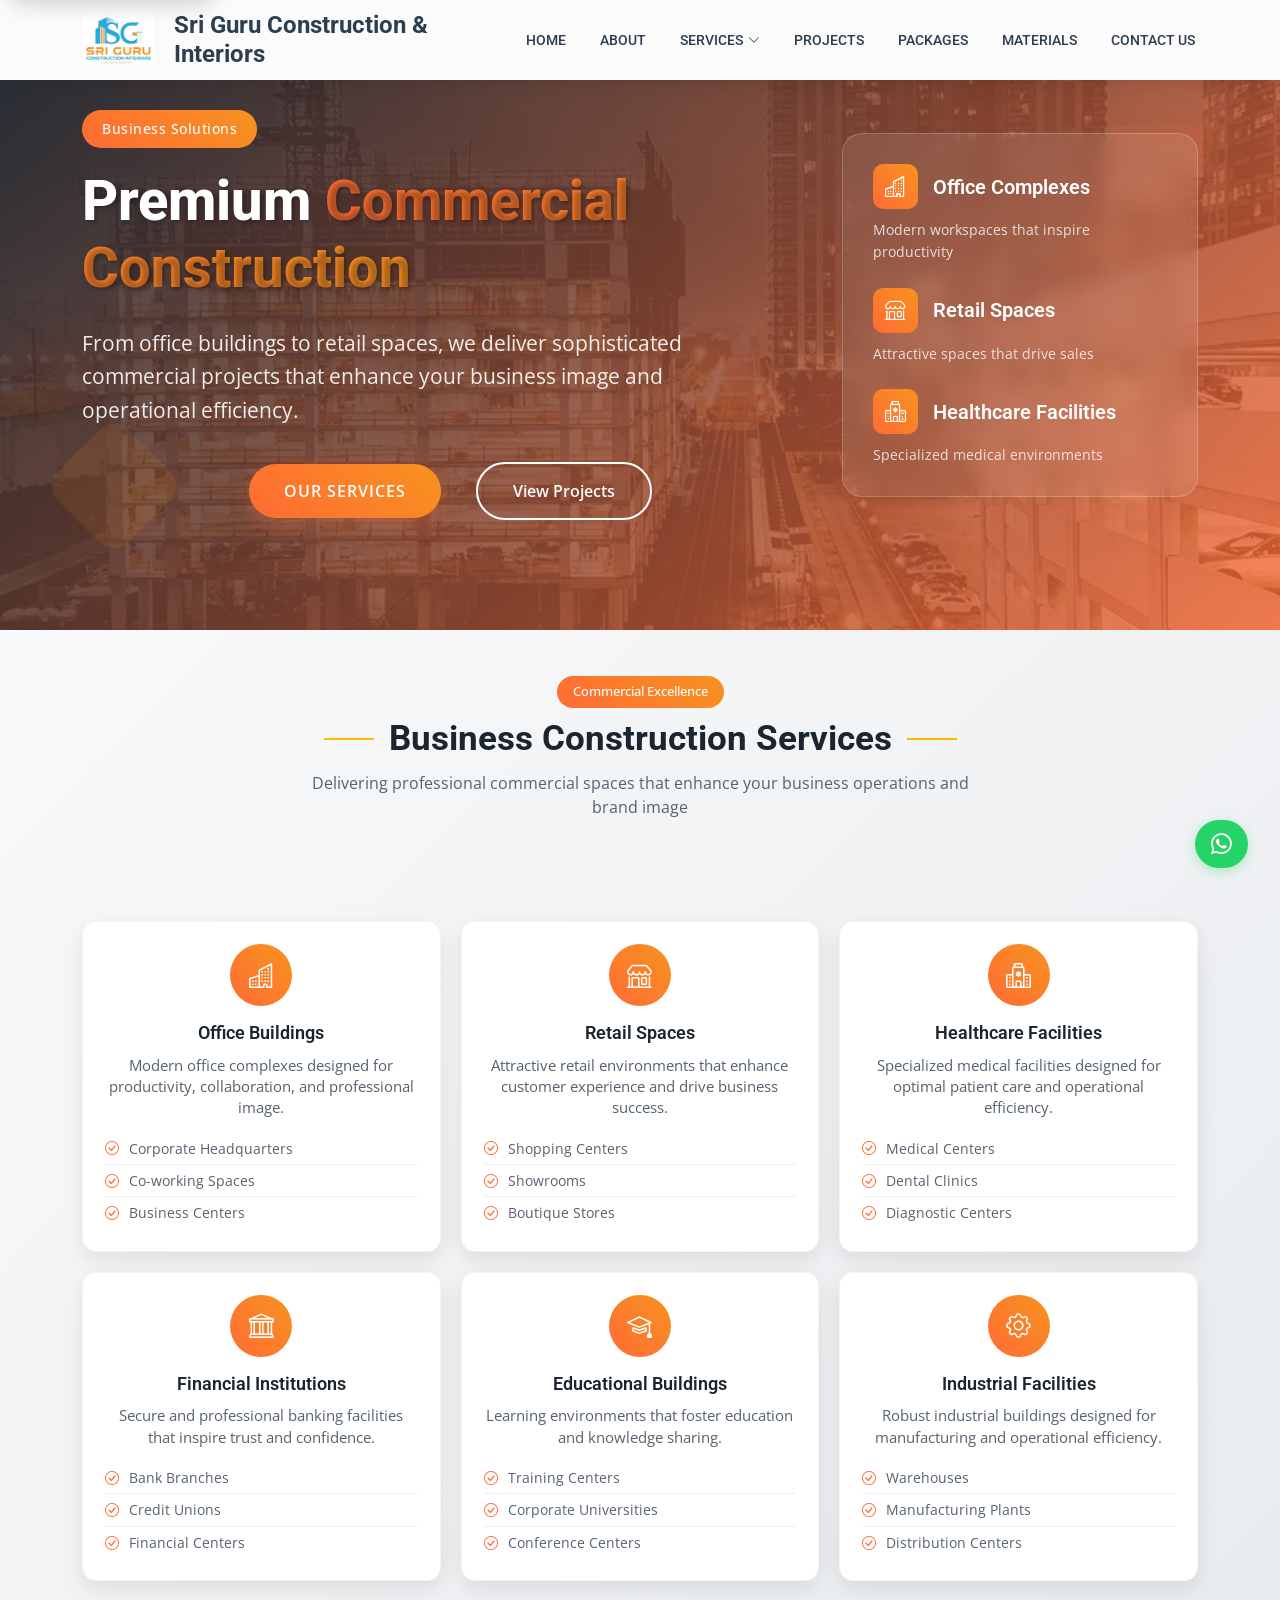
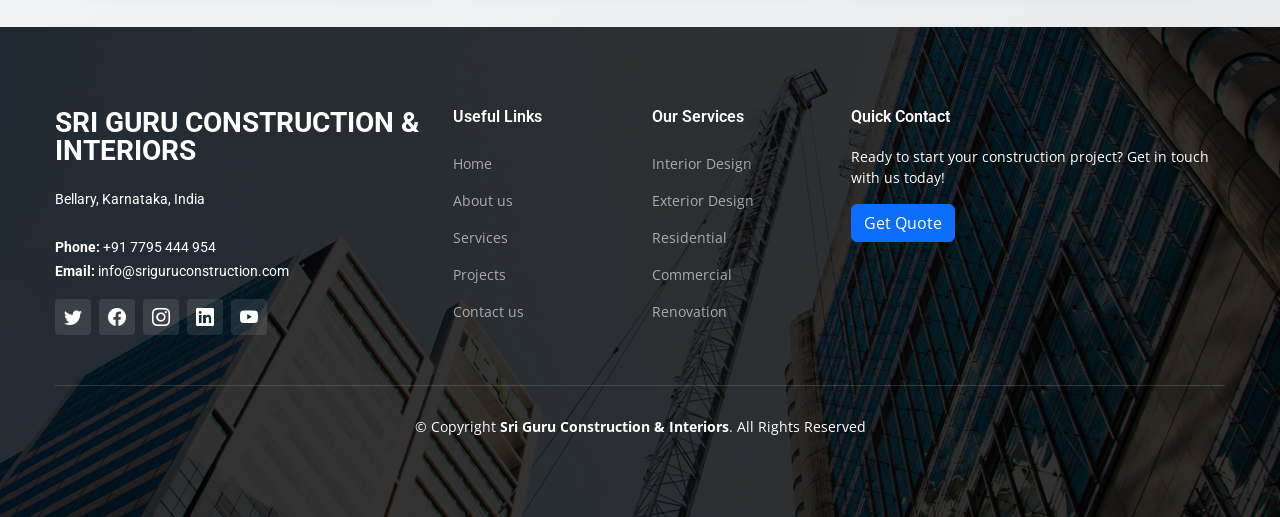
<file: commercial.html>
<!DOCTYPE html>
<html lang="en">

<head>
  <meta charset="utf-8">
  <meta content="width=device-width, initial-scale=1.0" name="viewport">
  <meta name="robots" content="index, follow">
  <meta name="author" content="Sri Guru Construction &amp; Interiors">
  <meta name="theme-color" content="#ff6b35">
  <meta name="format-detection" content="telephone=yes">

  <title>Commercial Construction | Sri Guru Construction &amp; Interiors</title>
  <meta name="description" content="Commercial construction services in Bellary for offices, retail spaces, showrooms, business interiors, and professional project execution.">
  <meta content="commercial construction Bellary, office construction, retail spaces, showroom design, commercial interiors, business spaces, commercial projects" name="keywords">
  <meta property="og:site_name" content="Sri Guru Construction &amp; Interiors">
  <meta property="og:type" content="website">
  <meta property="og:title" content="Commercial Construction | Sri Guru Construction &amp; Interiors">
  <meta property="og:description" content="Commercial construction services in Bellary for offices, retail spaces, showrooms, business interiors, and professional project execution.">
  <meta property="og:image" content="images/new_logo.jpg">
  <meta name="twitter:card" content="summary_large_image">
  <meta name="twitter:title" content="Commercial Construction | Sri Guru Construction &amp; Interiors">
  <meta name="twitter:description" content="Commercial construction services in Bellary for offices, retail spaces, showrooms, business interiors, and professional project execution.">
  <meta name="twitter:image" content="images/new_logo.jpg">

  <!-- Favicons -->
  <link href="assets/img/favicon.png?v=2" rel="icon">
  <link href="assets/img/apple-touch-icon.png?v=2" rel="apple-touch-icon">
  <link href="site.webmanifest?v=2" rel="manifest">
  <link rel="canonical" href="https://www.sriguruconstruction.com/commercial.html">
  <link rel="preload" as="image" href="images/commercial.jpg">
  <!-- Vendor CSS Files -->
  <link href="assets/vendor/bootstrap/css/bootstrap.min.css" rel="stylesheet">
  <link href="assets/vendor/bootstrap-icons/bootstrap-icons.css" rel="stylesheet">
  <link href="assets/vendor/fontawesome-free/css/all.min.css" rel="stylesheet">
  <link href="assets/vendor/aos/aos.css" rel="stylesheet">
  <link href="assets/vendor/glightbox/css/glightbox.min.css" rel="stylesheet">
  <link href="assets/vendor/swiper/swiper-bundle.min.css" rel="stylesheet">

  <!-- Template Main CSS File -->
  <link href="assets/css/main.css" rel="stylesheet">
  <!-- Google Fonts -->
  <link rel="preconnect" href="https://fonts.googleapis.com">
  <link rel="preconnect" href="https://fonts.gstatic.com" crossorigin>
  <link
    href="https://fonts.googleapis.com/css2?family=Open+Sans:ital,wght@0,300;0,400;0,500;0,600;0,700;1,300;1,400;1,600;1,700&family=Roboto:ital,wght@0,300;0,400;0,500;0,600;0,700;1,300;1,400;1,500;1,600;1,700&family=Work+Sans:ital,wght@0,300;0,400;0,500;0,600;0,700;1,300;1,400;1,500;1,600;1,700&display=swap"
    rel="stylesheet" media="print" onload="this.media='all'">
<style>
    /* Mobile navigation color and backdrop */
    @media (max-width: 1279px) {
      .header.scrolled .navbar a,
      .header.scrolled .navbar a:focus,
      .header.scrolled .navbar .dropdown ul li a,
      .header.scrolled .navbar .dropdown ul li a:focus {
        color: #2c3e50 !important;
      }
      
      .header.scrolled .navbar a:hover,
      .header.scrolled .navbar .active,
      .header.scrolled .navbar .active:focus,
      .header.scrolled .navbar li:hover > a,
      .header.scrolled .navbar .dropdown ul li a:hover {
        color: #ff6b35 !important;
      }
      
      .header.scrolled .navbar ul,
      .navbar ul {
        background: rgba(255, 255, 255, 0.95) !important;
        backdrop-filter: blur(20px) !important;
        -webkit-backdrop-filter: blur(20px) !important;
        border-left: 1px solid rgba(0, 0, 0, 0.05) !important;
      }
      
      .header.scrolled .navbar .dropdown ul,
      .navbar .dropdown ul {
        background: rgba(255, 255, 255, 0.98) !important;
        border: 1px solid rgba(44, 62, 80, 0.1) !important;
        backdrop-filter: blur(20px) !important;
        -webkit-backdrop-filter: blur(20px) !important;
      }
    }
    
    /* Logo positioning and sizing */
    .logo {
      margin-right: auto !important;
    }
    
    .logo img {
      width: 70px !important;
      height: 70px !important;
      margin-right: 20px !important;
      margin-left: -10px !important;
    }
    
    .header.scrolled .logo img {
      width: 60px !important;
      height: 60px !important;
    }
    
    /* Mobile responsive logo sizing */
    @media (max-width: 768px) {
      .logo img {
        width: 55px !important;
        height: 55px !important;
        margin-right: 15px !important;
        margin-left: -5px !important;
      }
      
      .header.scrolled .logo img {
        width: 50px !important;
        height: 50px !important;
      }
    }
    
    @media (max-width: 480px) {
      .logo img {
        width: 50px !important;
        height: 50px !important;
        margin-right: 12px !important;
        margin-left: 0px !important;
      }
      
      .header.scrolled .logo img {
        width: 45px !important;
        height: 45px !important;
      }
    }
  </style>

  <!-- =======================================================
  * Template Name: UpConstruction - v1.3.0
  * Template URL: https://bootstrapmade.com/upconstruction-bootstrap-construction-website-template/
  * Author: BootstrapMade.com
  * License: https://bootstrapmade.com/license/
  ======================================================== -->
  <script type="application/ld+json">
  {
    "@context": "https://schema.org",
    "@type": "LocalBusiness",
    "name": "Sri Guru Construction & Interiors",
    "description": "Construction, interiors, renovation, materials, packages, and consultation services in Bellary, Karnataka.",
    "telephone": "+91 7795 444 954",
    "email": "info@sriguruconstruction.com",
    "address": {
      "@type": "PostalAddress",
      "addressLocality": "Bellary",
      "addressRegion": "Karnataka",
      "addressCountry": "IN"
    },
    "areaServed": "Bellary, Karnataka",
    "priceRange": "$$",
    "sameAs": [
      "https://wa.me/917795444954",
      "https://www.instagram.com/sriguruconstruction_interiors",
      "https://youtube.com/@sriguruconstruction?si=ta1HYgKzeOpx0Ood"
    ],
    "knowsAbout": [
      "Residential construction",
      "Commercial construction",
      "Interior design",
      "Exterior design",
      "Renovation",
      "Construction consultation"
    ]
  }
  </script></head>

<body class="service-page">
  <a class="skip-link" href="#main">Skip to main content</a>

  <!-- ======= Header ======= -->
  <header id="header" class="header d-flex align-items-center">
    <div class="container-fluid container-xl d-flex align-items-center justify-content-between">

      <a href="index.html" class="logo d-flex align-items-center">
        <img decoding="async" fetchpriority="high" width="320" height="222" src="images/header-logo.jpg" alt="Sri Guru Construction &amp; Interiors" style="height: 60px; width: auto; margin-right: 15px;">
        <h1 style="color: #FF6B35; font-weight: 700;">Sri Guru Construction &amp; Interiors</h1>
      </a>

      <i class="mobile-nav-toggle mobile-nav-show bi bi-list" role="button" tabindex="0" aria-label="Open navigation menu" aria-controls="navbar" aria-expanded="false"></i>
      <i class="mobile-nav-toggle mobile-nav-hide d-none bi bi-x" role="button" tabindex="0" aria-label="Close navigation menu" aria-controls="navbar" aria-expanded="false"></i>
      <nav id="navbar" class="navbar" aria-label="Primary navigation">
        <ul>
          <li><a href="index.html">Home</a></li>
          <li><a href="about.html">About</a></li>
          <li class="dropdown"><a href="services.html"><span>Services</span> <i
                class="bi bi-chevron-down dropdown-indicator"></i></a>
            <ul>
              <li><a class="dropdown-item" href="interior.html"><i class="bi bi-house-door"></i> Interior Design</a></li>
              <li><a class="dropdown-item" href="exterior.html"><i class="bi bi-building"></i> Exterior Design</a></li>
              <li><a class="dropdown-item" href="pre-design.html"><i class="bi bi-pencil-square"></i> Pre Design</a></li>
              <li><a class="dropdown-item" href="residential.html"><i class="bi bi-house-heart"></i> Residential</a></li>
              <li><a class="dropdown-item active" href="commercial.html"><i class="bi bi-buildings"></i> Commercial</a></li>
              <li><a class="dropdown-item" href="renovation.html"><i class="bi bi-tools"></i> Renovation</a></li>
              <li><a class="dropdown-item" href="consultation.html"><i class="bi bi-chat-dots"></i> Consultation</a></li>
            </ul>
          </li>
          <li><a href="projects.html">Projects</a></li>
          <li><a href="packages.html">Packages</a></li>
          <li><a href="materials.html">Materials</a></li>
          <li><a href="contact_us.html">Contact Us</a></li>
        </ul>
      </nav><!-- .navbar -->

    </div>
  </header><!-- End Header -->

    <main id="main">

    <!-- ======= Enhanced Hero Section ======= -->
    <section class="commercial-hero" style="background: linear-gradient(135deg, rgba(26, 37, 47, 0.9), rgba(255, 107, 53, 0.8)), url('images/commercial.jpg'); background-size: cover; background-position: center; min-height: 70vh; display: flex; align-items: center; position: relative; overflow: hidden;">
      
      <!-- Animated Background Elements -->
      <div class="hero-decoration" style="position: absolute; top: 20%; right: 5%; width: 140px; height: 140px; background: rgba(255, 107, 53, 0.1); clip-path: polygon(25% 0%, 100% 0%, 75% 100%, 0% 100%); animation: float 9s ease-in-out infinite;"></div>
      <div class="hero-decoration" style="position: absolute; bottom: 15%; left: 5%; width: 100px; height: 100px; background: rgba(247, 147, 30, 0.1); border-radius: 20px; transform: rotate(45deg); animation: float 6s ease-in-out infinite reverse;"></div>
      
      <div class="container position-relative" data-aos="fade-up">
        <div class="row align-items-center">
          <div class="col-lg-8">
            <span class="service-badge" style="display: inline-block; background: linear-gradient(45deg, #ff6b35, #f7931e); color: white; padding: 8px 20px; border-radius: 25px; font-size: 0.9rem; font-weight: 500; margin-bottom: 20px; letter-spacing: 0.5px;">Business Solutions</span>
            <h1 style="font-size: 3.5rem; font-weight: 800; color: white; line-height: 1.2; margin-bottom: 25px; text-shadow: 2px 2px 4px rgba(0,0,0,0.3);">
              Premium <span style="background: linear-gradient(45deg, #ff6b35, #f7931e); -webkit-background-clip: text; -webkit-text-fill-color: transparent; background-clip: text;">Commercial Construction</span>
            </h1>
            <p style="font-size: 1.3rem; color: rgba(255,255,255,0.9); line-height: 1.6; margin-bottom: 35px; max-width: 650px;">
              From office buildings to retail spaces, we deliver sophisticated commercial projects that enhance your business image and operational efficiency.
            </p>
            <div class="hero-actions">
              <a href="#services-showcase" class="btn btn-primary" style="background: linear-gradient(45deg, #ff6b35, #f7931e); border: none; padding: 15px 35px; border-radius: 50px; font-weight: 600; text-transform: uppercase; letter-spacing: 1px; margin-right: 15px; transition: all 0.3s ease; box-shadow: 0 5px 20px rgba(255, 107, 53, 0.3);">Our Services</a>
              <a href="projects.html" class="btn btn-outline-light" style="padding: 15px 35px; border-radius: 50px; font-weight: 600; border: 2px solid white; transition: all 0.3s ease;">View Projects</a>
            </div>
          </div>
          <div class="col-lg-4 text-center" data-aos="fade-left" data-aos-delay="200">
            <div class="hero-business-features" style="background: rgba(255, 255, 255, 0.1); backdrop-filter: blur(10px); border-radius: 20px; padding: 30px; border: 1px solid rgba(255, 255, 255, 0.2);">
              <div class="business-feature" style="margin-bottom: 25px; text-align: left;">
                <div style="display: flex; align-items: center; margin-bottom: 10px;">
                  <div style="width: 45px; height: 45px; background: linear-gradient(45deg, #ff6b35, #f7931e); border-radius: 10px; display: flex; align-items: center; justify-content: center; margin-right: 15px;">
                    <i class="bi bi-buildings" style="color: white; font-size: 1.3rem;"></i>
                  </div>
                  <h5 style="color: white; margin: 0; font-weight: 600;">Office Complexes</h5>
                </div>
                <p style="color: rgba(255,255,255,0.8); margin: 0; font-size: 0.9rem;">Modern workspaces that inspire productivity</p>
              </div>
              
              <div class="business-feature" style="margin-bottom: 25px; text-align: left;">
                <div style="display: flex; align-items: center; margin-bottom: 10px;">
                  <div style="width: 45px; height: 45px; background: linear-gradient(45deg, #ff6b35, #f7931e); border-radius: 10px; display: flex; align-items: center; justify-content: center; margin-right: 15px;">
                    <i class="bi bi-shop" style="color: white; font-size: 1.3rem;"></i>
                  </div>
                  <h5 style="color: white; margin: 0; font-weight: 600;">Retail Spaces</h5>
                </div>
                <p style="color: rgba(255,255,255,0.8); margin: 0; font-size: 0.9rem;">Attractive spaces that drive sales</p>
              </div>
              
              <div class="business-feature" style="text-align: left;">
                <div style="display: flex; align-items: center; margin-bottom: 10px;">
                  <div style="width: 45px; height: 45px; background: linear-gradient(45deg, #ff6b35, #f7931e); border-radius: 10px; display: flex; align-items: center; justify-content: center; margin-right: 15px;">
                    <i class="bi bi-hospital" style="color: white; font-size: 1.3rem;"></i>
                  </div>
                  <h5 style="color: white; margin: 0; font-weight: 600;">Healthcare Facilities</h5>
                </div>
                <p style="color: rgba(255,255,255,0.8); margin: 0; font-size: 0.9rem;">Specialized medical environments</p>
              </div>
            </div>
          </div>
        </div>
      </div>
    </section>

    <!-- ======= Services Showcase Section ======= -->
    <section id="services-showcase" class="py-5" style="background: linear-gradient(135deg, #f8f9fa 0%, #e9ecef 100%);">
      <div class="container">
        <div class="section-header text-center mb-5" data-aos="fade-up">
          <span class="section-badge" style="display: inline-block; background: linear-gradient(45deg, #ff6b35, #f7931e); color: white; padding: 8px 20px; border-radius: 25px; font-size: 0.9rem; font-weight: 500; margin-bottom: 15px;">Commercial Excellence</span>
          <h2 style="font-size: 2.8rem; font-weight: 700; color: #1a252f; margin-bottom: 20px;">Business Construction Services</h2>
          <p style="font-size: 1.2rem; color: #556270; max-width: 700px; margin: 0 auto; line-height: 1.6;">Delivering professional commercial spaces that enhance your business operations and brand image</p>
        </div>

        <div class="row g-4">
          <div class="col-lg-4 col-md-6" data-aos="fade-up" data-aos-delay="100">
            <div class="service-card" style="background: white; border-radius: 20px; padding: 30px; text-align: center; box-shadow: 0 10px 30px rgba(0,0,0,0.1); transition: all 0.3s ease; border: 1px solid rgba(255, 107, 53, 0.1); height: 100%;">
              <div class="service-icon" style="width: 80px; height: 80px; background: linear-gradient(45deg, #ff6b35, #f7931e); border-radius: 50%; display: flex; align-items: center; justify-content: center; margin: 0 auto 25px; font-size: 2rem; color: white;">
                <i class="bi bi-buildings"></i>
              </div>
              <h4 style="color: #1a252f; font-weight: 600; margin-bottom: 15px; font-size: 1.4rem;">Office Buildings</h4>
              <p style="color: #556270; line-height: 1.6; margin-bottom: 20px;">Modern office complexes designed for productivity, collaboration, and professional image.</p>
              <ul style="list-style: none; padding: 0; text-align: left;">
                <li style="padding: 8px 0; color: #556270; border-bottom: 1px solid #eee;"><i class="bi bi-check-circle" style="color: #ff6b35; margin-right: 10px;"></i>Corporate Headquarters</li>
                <li style="padding: 8px 0; color: #556270; border-bottom: 1px solid #eee;"><i class="bi bi-check-circle" style="color: #ff6b35; margin-right: 10px;"></i>Co-working Spaces</li>
                <li style="padding: 8px 0; color: #556270;"><i class="bi bi-check-circle" style="color: #ff6b35; margin-right: 10px;"></i>Business Centers</li>
              </ul>
            </div>
          </div>

          <div class="col-lg-4 col-md-6" data-aos="fade-up" data-aos-delay="200">
            <div class="service-card" style="background: white; border-radius: 20px; padding: 30px; text-align: center; box-shadow: 0 10px 30px rgba(0,0,0,0.1); transition: all 0.3s ease; border: 1px solid rgba(255, 107, 53, 0.1); height: 100%;">
              <div class="service-icon" style="width: 80px; height: 80px; background: linear-gradient(45deg, #ff6b35, #f7931e); border-radius: 50%; display: flex; align-items: center; justify-content: center; margin: 0 auto 25px; font-size: 2rem; color: white;">
                <i class="bi bi-shop"></i>
              </div>
              <h4 style="color: #1a252f; font-weight: 600; margin-bottom: 15px; font-size: 1.4rem;">Retail Spaces</h4>
              <p style="color: #556270; line-height: 1.6; margin-bottom: 20px;">Attractive retail environments that enhance customer experience and drive business success.</p>
              <ul style="list-style: none; padding: 0; text-align: left;">
                <li style="padding: 8px 0; color: #556270; border-bottom: 1px solid #eee;"><i class="bi bi-check-circle" style="color: #ff6b35; margin-right: 10px;"></i>Shopping Centers</li>
                <li style="padding: 8px 0; color: #556270; border-bottom: 1px solid #eee;"><i class="bi bi-check-circle" style="color: #ff6b35; margin-right: 10px;"></i>Showrooms</li>
                <li style="padding: 8px 0; color: #556270;"><i class="bi bi-check-circle" style="color: #ff6b35; margin-right: 10px;"></i>Boutique Stores</li>
              </ul>
            </div>
          </div>

          <div class="col-lg-4 col-md-6" data-aos="fade-up" data-aos-delay="300">
            <div class="service-card" style="background: white; border-radius: 20px; padding: 30px; text-align: center; box-shadow: 0 10px 30px rgba(0,0,0,0.1); transition: all 0.3s ease; border: 1px solid rgba(255, 107, 53, 0.1); height: 100%;">
              <div class="service-icon" style="width: 80px; height: 80px; background: linear-gradient(45deg, #ff6b35, #f7931e); border-radius: 50%; display: flex; align-items: center; justify-content: center; margin: 0 auto 25px; font-size: 2rem; color: white;">
                <i class="bi bi-hospital"></i>
              </div>
              <h4 style="color: #1a252f; font-weight: 600; margin-bottom: 15px; font-size: 1.4rem;">Healthcare Facilities</h4>
              <p style="color: #556270; line-height: 1.6; margin-bottom: 20px;">Specialized medical facilities designed for optimal patient care and operational efficiency.</p>
              <ul style="list-style: none; padding: 0; text-align: left;">
                <li style="padding: 8px 0; color: #556270; border-bottom: 1px solid #eee;"><i class="bi bi-check-circle" style="color: #ff6b35; margin-right: 10px;"></i>Medical Centers</li>
                <li style="padding: 8px 0; color: #556270; border-bottom: 1px solid #eee;"><i class="bi bi-check-circle" style="color: #ff6b35; margin-right: 10px;"></i>Dental Clinics</li>
                <li style="padding: 8px 0; color: #556270;"><i class="bi bi-check-circle" style="color: #ff6b35; margin-right: 10px;"></i>Diagnostic Centers</li>
              </ul>
            </div>
          </div>

          <div class="col-lg-4 col-md-6" data-aos="fade-up" data-aos-delay="400">
            <div class="service-card" style="background: white; border-radius: 20px; padding: 30px; text-align: center; box-shadow: 0 10px 30px rgba(0,0,0,0.1); transition: all 0.3s ease; border: 1px solid rgba(255, 107, 53, 0.1); height: 100%;">
              <div class="service-icon" style="width: 80px; height: 80px; background: linear-gradient(45deg, #ff6b35, #f7931e); border-radius: 50%; display: flex; align-items: center; justify-content: center; margin: 0 auto 25px; font-size: 2rem; color: white;">
                <i class="bi bi-bank"></i>
              </div>
              <h4 style="color: #1a252f; font-weight: 600; margin-bottom: 15px; font-size: 1.4rem;">Financial Institutions</h4>
              <p style="color: #556270; line-height: 1.6; margin-bottom: 20px;">Secure and professional banking facilities that inspire trust and confidence.</p>
              <ul style="list-style: none; padding: 0; text-align: left;">
                <li style="padding: 8px 0; color: #556270; border-bottom: 1px solid #eee;"><i class="bi bi-check-circle" style="color: #ff6b35; margin-right: 10px;"></i>Bank Branches</li>
                <li style="padding: 8px 0; color: #556270; border-bottom: 1px solid #eee;"><i class="bi bi-check-circle" style="color: #ff6b35; margin-right: 10px;"></i>Credit Unions</li>
                <li style="padding: 8px 0; color: #556270;"><i class="bi bi-check-circle" style="color: #ff6b35; margin-right: 10px;"></i>Financial Centers</li>
              </ul>
            </div>
          </div>

          <div class="col-lg-4 col-md-6" data-aos="fade-up" data-aos-delay="500">
            <div class="service-card" style="background: white; border-radius: 20px; padding: 30px; text-align: center; box-shadow: 0 10px 30px rgba(0,0,0,0.1); transition: all 0.3s ease; border: 1px solid rgba(255, 107, 53, 0.1); height: 100%;">
              <div class="service-icon" style="width: 80px; height: 80px; background: linear-gradient(45deg, #ff6b35, #f7931e); border-radius: 50%; display: flex; align-items: center; justify-content: center; margin: 0 auto 25px; font-size: 2rem; color: white;">
                <i class="bi bi-mortarboard"></i>
              </div>
              <h4 style="color: #1a252f; font-weight: 600; margin-bottom: 15px; font-size: 1.4rem;">Educational Buildings</h4>
              <p style="color: #556270; line-height: 1.6; margin-bottom: 20px;">Learning environments that foster education and knowledge sharing.</p>
              <ul style="list-style: none; padding: 0; text-align: left;">
                <li style="padding: 8px 0; color: #556270; border-bottom: 1px solid #eee;"><i class="bi bi-check-circle" style="color: #ff6b35; margin-right: 10px;"></i>Training Centers</li>
                <li style="padding: 8px 0; color: #556270; border-bottom: 1px solid #eee;"><i class="bi bi-check-circle" style="color: #ff6b35; margin-right: 10px;"></i>Corporate Universities</li>
                <li style="padding: 8px 0; color: #556270;"><i class="bi bi-check-circle" style="color: #ff6b35; margin-right: 10px;"></i>Conference Centers</li>
              </ul>
            </div>
          </div>

          <div class="col-lg-4 col-md-6" data-aos="fade-up" data-aos-delay="600">
            <div class="service-card" style="background: white; border-radius: 20px; padding: 30px; text-align: center; box-shadow: 0 10px 30px rgba(0,0,0,0.1); transition: all 0.3s ease; border: 1px solid rgba(255, 107, 53, 0.1); height: 100%;">
              <div class="service-icon" style="width: 80px; height: 80px; background: linear-gradient(45deg, #ff6b35, #f7931e); border-radius: 50%; display: flex; align-items: center; justify-content: center; margin: 0 auto 25px; font-size: 2rem; color: white;">
                <i class="bi bi-gear"></i>
              </div>
              <h4 style="color: #1a252f; font-weight: 600; margin-bottom: 15px; font-size: 1.4rem;">Industrial Facilities</h4>
              <p style="color: #556270; line-height: 1.6; margin-bottom: 20px;">Robust industrial buildings designed for manufacturing and operational efficiency.</p>
              <ul style="list-style: none; padding: 0; text-align: left;">
                <li style="padding: 8px 0; color: #556270; border-bottom: 1px solid #eee;"><i class="bi bi-check-circle" style="color: #ff6b35; margin-right: 10px;"></i>Warehouses</li>
                <li style="padding: 8px 0; color: #556270; border-bottom: 1px solid #eee;"><i class="bi bi-check-circle" style="color: #ff6b35; margin-right: 10px;"></i>Manufacturing Plants</li>
                <li style="padding: 8px 0; color: #556270;"><i class="bi bi-check-circle" style="color: #ff6b35; margin-right: 10px;"></i>Distribution Centers</li>
              </ul>
            </div>
          </div>
        </div>
      </div>
    </section>

  </main><!-- End #main -->

  <!-- ======= Footer ======= -->
  <!-- ======= Footer ======= -->
  <footer id="footer" class="footer">

    <div class="footer-content position-relative">
      <div class="container">
        <div class="row">

          <div class="col-lg-4 col-md-6">
            <div class="footer-info">
              <h3>Sri Guru Construction &amp; Interiors</h3>
              <p>
                Bellary, Karnataka, India<br><br>
                <strong>Phone:</strong> +91 7795 444 954<br>
                <strong>Email:</strong> info@sriguruconstruction.com<br>
              </p>
              <div class="social-links d-flex mt-3">
                <a href="https://x.com/SRIGURUBALLARI?t=zPbH2nMmY1L3iWlRigHGrg&s=09" class="d-flex align-items-center justify-content-center" target="_blank" rel="noopener noreferrer" aria-label="Twitter"><i class="bi bi-twitter"></i></a>
                <a href="https://www.facebook.com/share/1G8xmAV1fe/" class="d-flex align-items-center justify-content-center" target="_blank" rel="noopener noreferrer" aria-label="Facebook"><i class="bi bi-facebook"></i></a>
                <a href="https://www.instagram.com/sriguruconstruction_interiors?utm_source=qr&igsh=MXUxeXFtY3U4a3g5aw==" class="d-flex align-items-center justify-content-center" target="_blank" rel="noopener noreferrer" aria-label="Instagram"><i class="bi bi-instagram"></i></a>
                <a href="https://www.linkedin.com/posts/sri-guru-construction-interiors_construction-interiors-ballari-activity-7369368902499254273-5vkv?utm_source=share&utm_medium=member_android&rcm=ACoAAC0hD0YBMrR6lHUBa6DHuTX8ilPDUBI9nIo" class="d-flex align-items-center justify-content-center" target="_blank" rel="noopener noreferrer" aria-label="LinkedIn"><i class="bi bi-linkedin"></i></a>
                <a href="https://youtube.com/@sriguruconstruction?si=ta1HYgKzeOpx0Ood" class="d-flex align-items-center justify-content-center" target="_blank" rel="noopener noreferrer" aria-label="YouTube"><i class="bi bi-youtube"></i></a>
              </div>
            </div>
          </div><!-- End footer info column-->

          <div class="col-lg-2 col-md-3 footer-links">
            <h4>Useful Links</h4>
            <ul>
              <li><a href="index.html">Home</a></li>
              <li><a href="about.html">About us</a></li>
              <li><a href="services.html">Services</a></li>
              <li><a href="projects.html">Projects</a></li>
              <li><a href="contact_us.html">Contact us</a></li>
            </ul>
          </div><!-- End footer links column-->

          <div class="col-lg-2 col-md-3 footer-links">
            <h4>Our Services</h4>
            <ul>
              <li><a href="interior.html">Interior Design</a></li>
              <li><a href="exterior.html">Exterior Design</a></li>
              <li><a href="residential.html">Residential</a></li>
              <li><a href="commercial.html">Commercial</a></li>
              <li><a href="renovation.html">Renovation</a></li>
            </ul>
          </div><!-- End footer links column-->

          <div class="col-lg-4 col-md-6">
            <h4>Quick Contact</h4>
            <p>Ready to start your construction project? Get in touch with us today!</p>
            <a href="contact_us.html" class="btn btn-primary">Get Quote</a>
          </div><!-- End footer info column-->

        </div>
      </div>
    </div>
    <a href="https://wa.me/917795444954?text=Hi! I am interested in your construction and interior design services." class="whatsapp" target="_blank" rel="noopener noreferrer" aria-label="Chat with Sri Guru Construction &amp; Interiors on WhatsApp">
      <i class="fab fa-whatsapp"></i>
    </a>
    <div class="footer-legal text-center position-relative">
      <div class="container">
        <div class="copyright">
          &copy; Copyright <strong><span>Sri Guru Construction &amp; Interiors</span></strong>. All Rights Reserved
        </div>
      </div>
    </div>

  </footer>
  <!-- End Footer -->
  <!-- Vendor JS Files -->
  <script src="assets/vendor/bootstrap/js/bootstrap.bundle.min.js"></script>
  <script src="assets/vendor/aos/aos.js"></script>
  <script src="assets/vendor/glightbox/js/glightbox.min.js"></script>
  <script src="assets/vendor/isotope-layout/isotope.pkgd.min.js"></script>
  <script src="assets/vendor/swiper/swiper-bundle.min.js"></script>
  <script src="assets/vendor/purecounter/purecounter_vanilla.js"></script>

  <!-- Template Main JS File -->
  <script src="assets/js/main.js"></script>

  <!-- Header scroll effect script -->
  <script>
    document.addEventListener('DOMContentLoaded', function() {
      // Header scroll effect (same as index page)
      const header = document.getElementById('header');
      
      // Add an event listener to the window's scroll event
      window.addEventListener('scroll', () => {
        // Check if the window has scrolled down
        if (window.scrollY > 100) {
          // Add the 'scrolled' class to the header
          header.classList.add('scrolled');
        } else {
          // Remove the 'scrolled' class from the header
          header.classList.remove('scrolled');
        }
      });
    });
  </script>

</body>

</html>
</file>
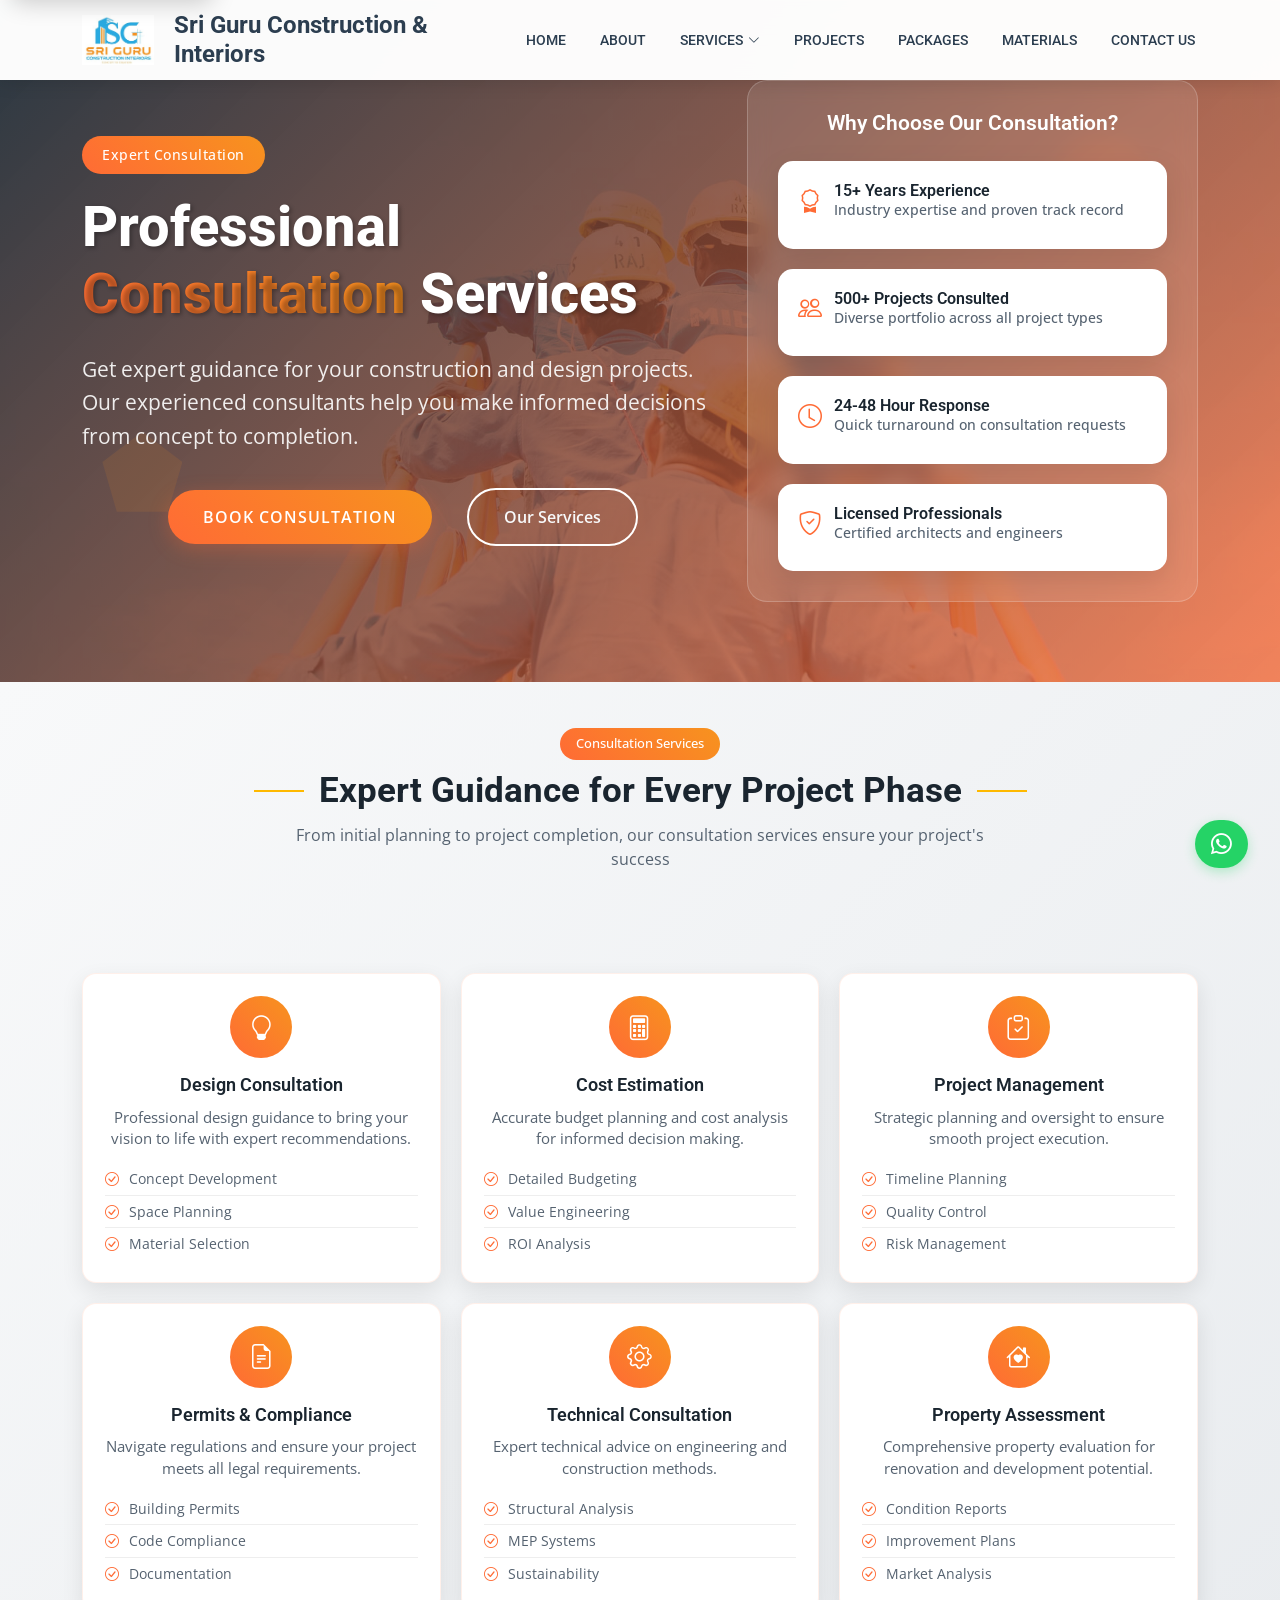
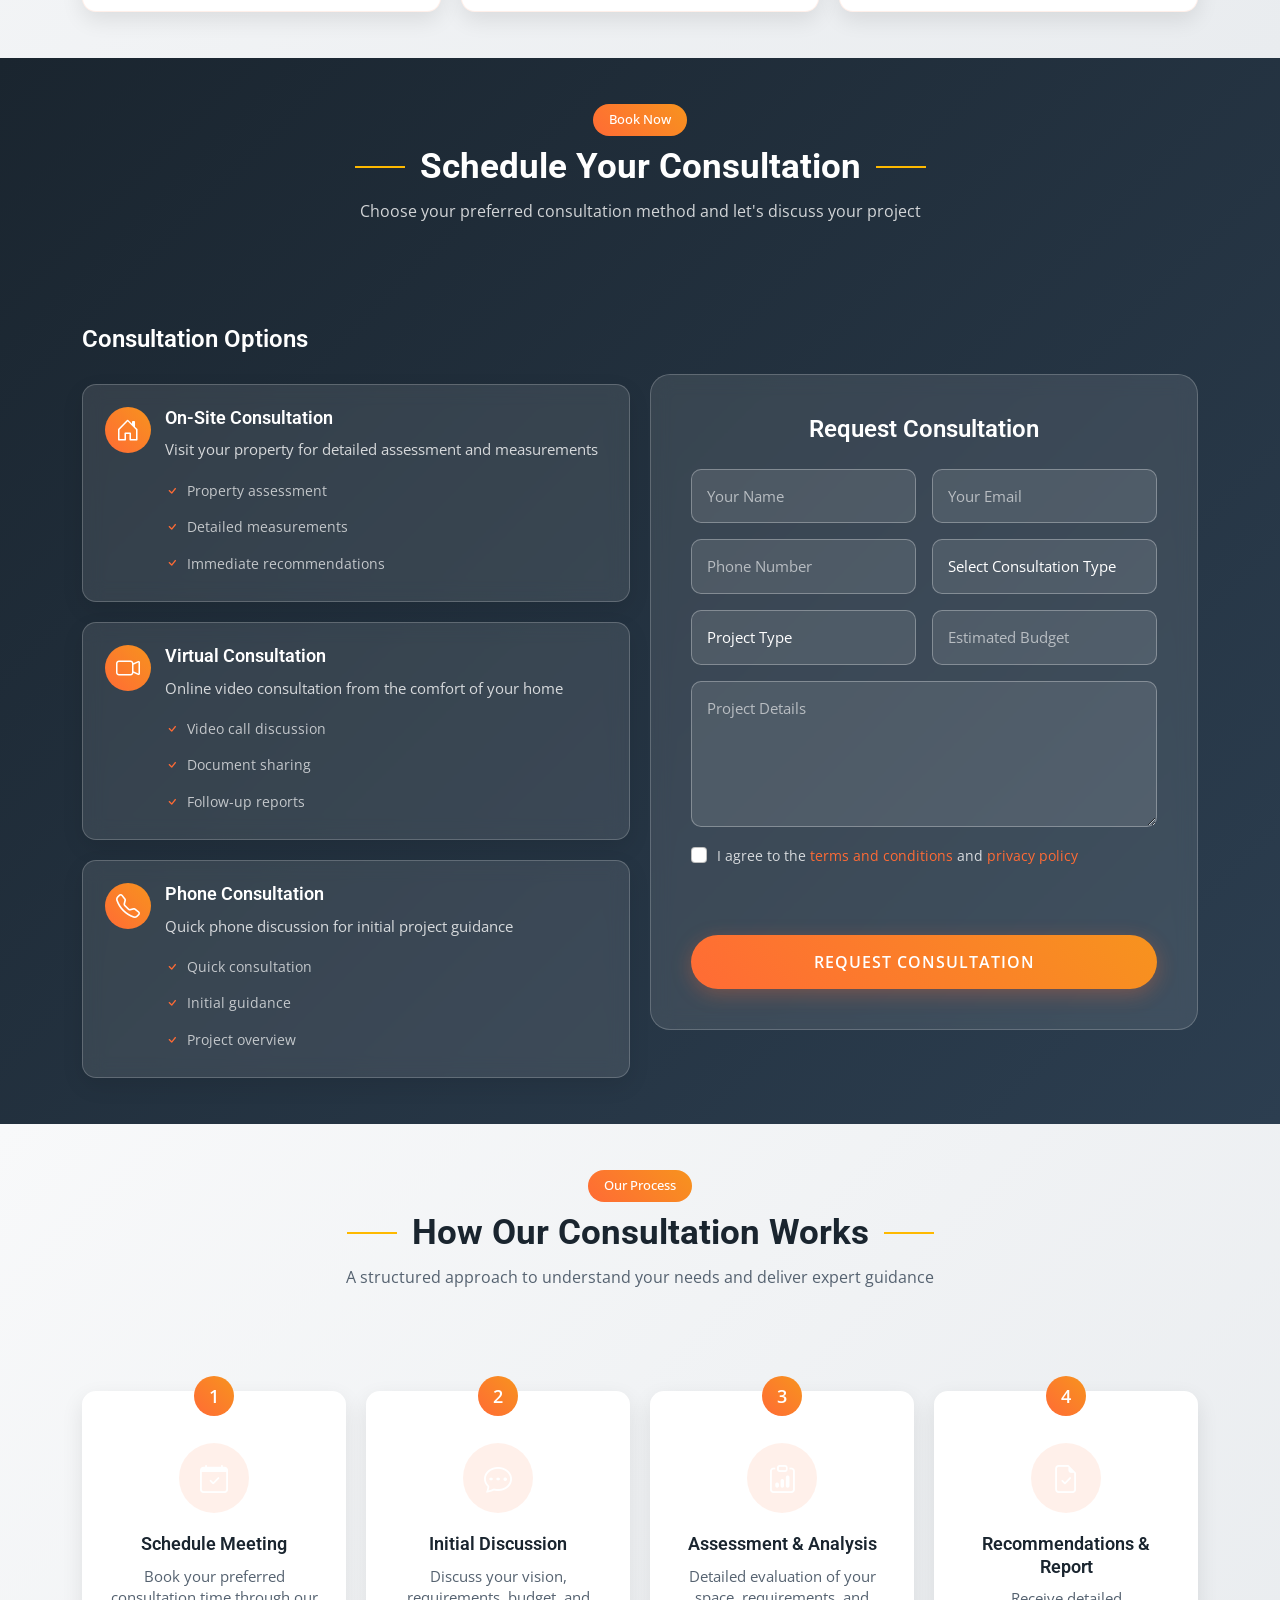
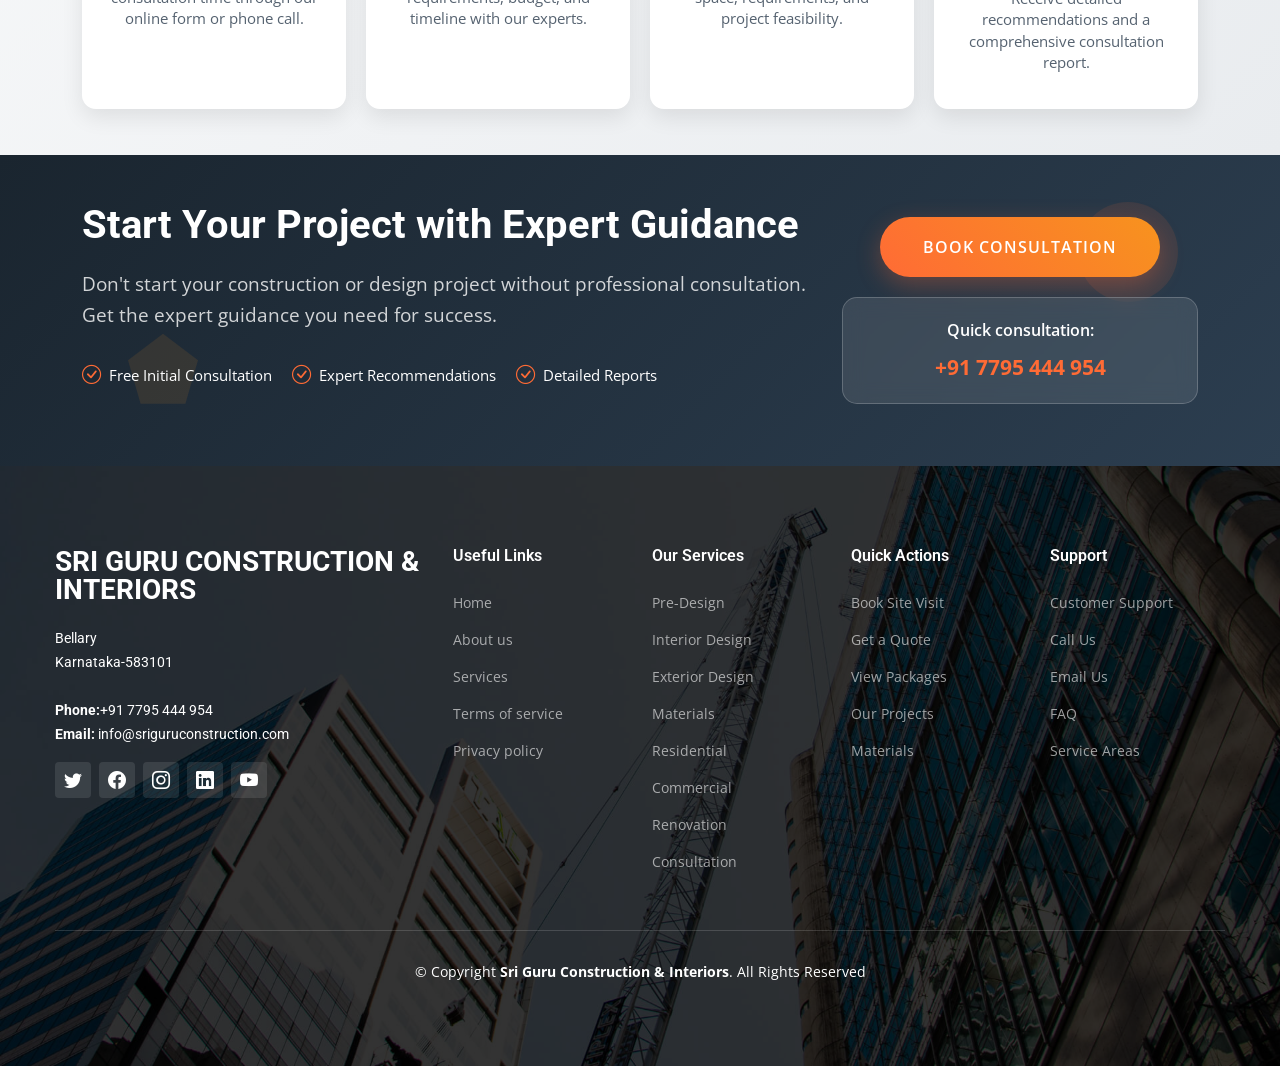
<file: consultation.html>
<!DOCTYPE html>
<html lang="en">

<head>
  <meta charset="utf-8">
  <meta content="width=device-width, initial-scale=1.0" name="viewport">
  <meta name="robots" content="index, follow">
  <meta name="author" content="Sri Guru Construction &amp; Interiors">
  <meta name="theme-color" content="#ff6b35">
  <meta name="format-detection" content="telephone=yes">

  <title>Construction Consultation | Sri Guru Construction &amp; Interiors</title>
  <meta name="description" content="Expert construction and design consultation in Bellary for project advice, estimates, recommendations, and strategic planning guidance.">
  <meta content="construction consultation Bellary, design consultation, project advice, construction planning, expert guidance, project estimates, consultation services" name="keywords">
  <meta property="og:site_name" content="Sri Guru Construction &amp; Interiors">
  <meta property="og:type" content="website">
  <meta property="og:title" content="Construction Consultation | Sri Guru Construction &amp; Interiors">
  <meta property="og:description" content="Expert construction and design consultation in Bellary for project advice, estimates, recommendations, and strategic planning guidance.">
  <meta property="og:image" content="images/new_logo.jpg">
  <meta name="twitter:card" content="summary_large_image">
  <meta name="twitter:title" content="Construction Consultation | Sri Guru Construction &amp; Interiors">
  <meta name="twitter:description" content="Expert construction and design consultation in Bellary for project advice, estimates, recommendations, and strategic planning guidance.">
  <meta name="twitter:image" content="images/new_logo.jpg">

  <!-- Favicons -->
  <link href="assets/img/favicon.png?v=2" rel="icon">
  <link href="assets/img/apple-touch-icon.png?v=2" rel="apple-touch-icon">
  <link href="site.webmanifest?v=2" rel="manifest">
  <link rel="canonical" href="https://www.sriguruconstruction.com/consultation.html">
  <link rel="preload" as="image" href="assets/img/hero-carousel/hero-carousel-3.jpg">
  <!-- Vendor CSS Files -->
  <link href="assets/vendor/bootstrap/css/bootstrap.min.css" rel="stylesheet">
  <link href="assets/vendor/bootstrap-icons/bootstrap-icons.css" rel="stylesheet">
  <link href="assets/vendor/fontawesome-free/css/all.min.css" rel="stylesheet">
  <link href="assets/vendor/aos/aos.css" rel="stylesheet">
  <link href="assets/vendor/glightbox/css/glightbox.min.css" rel="stylesheet">
  <link href="assets/vendor/swiper/swiper-bundle.min.css" rel="stylesheet">

  <!-- Template Main CSS File -->
  <link href="assets/css/main.css" rel="stylesheet">
  <!-- Google Fonts -->
  <link rel="preconnect" href="https://fonts.googleapis.com">
  <link rel="preconnect" href="https://fonts.gstatic.com" crossorigin>
  <link
    href="https://fonts.googleapis.com/css2?family=Open+Sans:ital,wght@0,300;0,400;0,500;0,600;0,700;1,300;1,400;1,600;1,700&family=Roboto:ital,wght@0,300;0,400;0,500;0,600;0,700;1,300;1,400;1,500;1,600;1,700&family=Work+Sans:ital,wght@0,300;0,400;0,500;0,600;0,700;1,300;1,400;1,500;1,600;1,700&display=swap"
    rel="stylesheet" media="print" onload="this.media='all'">
<style>
    /* Mobile navigation color and backdrop */
    @media (max-width: 1279px) {
      .header.scrolled .navbar a,
      .header.scrolled .navbar a:focus,
      .header.scrolled .navbar .dropdown ul li a,
      .header.scrolled .navbar .dropdown ul li a:focus {
        color: #2c3e50 !important;
      }
      
      .header.scrolled .navbar a:hover,
      .header.scrolled .navbar .active,
      .header.scrolled .navbar .active:focus,
      .header.scrolled .navbar li:hover > a,
      .header.scrolled .navbar .dropdown ul li a:hover {
        color: #ff6b35 !important;
      }
      
      .header.scrolled .navbar ul,
      .navbar ul {
        background: rgba(255, 255, 255, 0.95) !important;
        backdrop-filter: blur(20px) !important;
        -webkit-backdrop-filter: blur(20px) !important;
        border-left: 1px solid rgba(0, 0, 0, 0.05) !important;
      }
      
      .header.scrolled .navbar .dropdown ul,
      .navbar .dropdown ul {
        background: rgba(255, 255, 255, 0.98) !important;
        border: 1px solid rgba(44, 62, 80, 0.1) !important;
        backdrop-filter: blur(20px) !important;
        -webkit-backdrop-filter: blur(20px) !important;
      }
    }
    
    /* Logo positioning and sizing */
    .logo {
      margin-right: auto !important;
    }
    
    .logo img {
      width: 70px !important;
      height: 70px !important;
      margin-right: 20px !important;
      margin-left: -10px !important;
    }

    .consultation-hero .consultation-stats .stat-item h6 {
      color: #1a252f !important;
    }

    .consultation-hero .consultation-stats .stat-item p {
      color: #556270 !important;
      font-weight: 500;
    }
  </style>

  <!-- =======================================================
  * Template Name: UpConstruction - v1.3.0
  * Template URL: https://bootstrapmade.com/upconstruction-bootstrap-construction-website-template/
  * Author: BootstrapMade.com
  * License: https://bootstrapmade.com/license/
  ======================================================== -->
  <script type="application/ld+json">
  {
    "@context": "https://schema.org",
    "@type": "LocalBusiness",
    "name": "Sri Guru Construction & Interiors",
    "description": "Construction, interiors, renovation, materials, packages, and consultation services in Bellary, Karnataka.",
    "telephone": "+91 7795 444 954",
    "email": "info@sriguruconstruction.com",
    "address": {
      "@type": "PostalAddress",
      "addressLocality": "Bellary",
      "addressRegion": "Karnataka",
      "addressCountry": "IN"
    },
    "areaServed": "Bellary, Karnataka",
    "priceRange": "$$",
    "sameAs": [
      "https://wa.me/917795444954",
      "https://www.instagram.com/sriguruconstruction_interiors",
      "https://youtube.com/@sriguruconstruction?si=ta1HYgKzeOpx0Ood"
    ],
    "knowsAbout": [
      "Residential construction",
      "Commercial construction",
      "Interior design",
      "Exterior design",
      "Renovation",
      "Construction consultation"
    ]
  }
  </script></head>

<body class="service-page">
  <a class="skip-link" href="#main">Skip to main content</a>

  <!-- ======= Header ======= -->
  <header id="header" class="header d-flex align-items-center">
    <div class="container-fluid container-xl d-flex align-items-center justify-content-between">

      <a href="index.html" class="logo d-flex align-items-center">
        <img decoding="async" fetchpriority="high" width="320" height="222" src="images/header-logo.jpg" alt="Sri Guru Construction &amp; Interiors" style="height: 60px; width: auto; margin-right: 15px;">
        <h1 style="color: #FF6B35; font-weight: 700;">Sri Guru Construction &amp; Interiors</h1>
      </a>

      <i class="mobile-nav-toggle mobile-nav-show bi bi-list" role="button" tabindex="0" aria-label="Open navigation menu" aria-controls="navbar" aria-expanded="false"></i>
      <i class="mobile-nav-toggle mobile-nav-hide d-none bi bi-x" role="button" tabindex="0" aria-label="Close navigation menu" aria-controls="navbar" aria-expanded="false"></i>
      <nav id="navbar" class="navbar" aria-label="Primary navigation">
        <ul>
          <li><a href="index.html">Home</a></li>
          <li><a href="about.html">About</a></li>
          <li class="dropdown"><a href="services.html"><span>Services</span> <i
                class="bi bi-chevron-down dropdown-indicator"></i></a>
            <ul>
              <li><a class="dropdown-item" href="interior.html"><i class="bi bi-house-door"></i> Interior Design</a></li>
              <li><a class="dropdown-item" href="exterior.html"><i class="bi bi-building"></i> Exterior Design</a></li>
              <li><a class="dropdown-item" href="pre-design.html"><i class="bi bi-pencil-square"></i> Pre Design</a></li>
              <li><a class="dropdown-item" href="residential.html"><i class="bi bi-house-heart"></i> Residential</a></li>
              <li><a class="dropdown-item" href="commercial.html"><i class="bi bi-buildings"></i> Commercial</a></li>
              <li><a class="dropdown-item" href="renovation.html"><i class="bi bi-tools"></i> Renovation</a></li>
              <li><a class="dropdown-item active" href="consultation.html"><i class="bi bi-chat-dots"></i> Consultation</a></li>
            </ul>
          </li>
          <li><a href="projects.html">Projects</a></li>
          <li><a href="packages.html">Packages</a></li>
          <li><a href="materials.html">Materials</a></li>
          <li><a href="contact_us.html">Contact Us</a></li>
        </ul>
      </nav><!-- .navbar -->

    </div>
  </header><!-- End Header -->

    <main id="main">

    <!-- ======= Enhanced Hero Section ======= -->
    <section class="consultation-hero" style="background: linear-gradient(135deg, rgba(26, 37, 47, 0.9), rgba(255, 107, 53, 0.8)), url('assets/img/hero-carousel/hero-carousel-3.jpg'); background-size: cover; background-position: center; min-height: 70vh; display: flex; align-items: center; position: relative; overflow: hidden;">
      
      <!-- Animated Background Elements -->
      <div class="hero-decoration" style="position: absolute; top: 20%; right: 10%; width: 100px; height: 100px; background: rgba(255, 107, 53, 0.1); border-radius: 50%; animation: pulse 4s ease-in-out infinite;"></div>
      <div class="hero-decoration" style="position: absolute; bottom: 25%; left: 8%; width: 80px; height: 80px; background: rgba(247, 147, 30, 0.1); clip-path: polygon(50% 0%, 100% 38%, 82% 100%, 18% 100%, 0% 38%); animation: float 6s ease-in-out infinite;"></div>
      
      <div class="container position-relative" data-aos="fade-up">
        <div class="row align-items-center">
          <div class="col-lg-7">
            <span class="service-badge" style="display: inline-block; background: linear-gradient(45deg, #ff6b35, #f7931e); color: white; padding: 8px 20px; border-radius: 25px; font-size: 0.9rem; font-weight: 500; margin-bottom: 20px; letter-spacing: 0.5px;">Expert Consultation</span>
            <h1 style="font-size: 3.5rem; font-weight: 800; color: white; line-height: 1.2; margin-bottom: 25px; text-shadow: 2px 2px 4px rgba(0,0,0,0.3);">
              Professional <span style="background: linear-gradient(45deg, #ff6b35, #f7931e); -webkit-background-clip: text; -webkit-text-fill-color: transparent; background-clip: text;">Consultation</span> Services
            </h1>
            <p style="font-size: 1.3rem; color: rgba(255,255,255,0.9); line-height: 1.6; margin-bottom: 35px; max-width: 650px;">
              Get expert guidance for your construction and design projects. Our experienced consultants help you make informed decisions from concept to completion.
            </p>
            <div class="hero-actions">
              <a href="#consultation-booking" class="btn btn-primary" style="background: linear-gradient(45deg, #ff6b35, #f7931e); border: none; padding: 15px 35px; border-radius: 50px; font-weight: 600; text-transform: uppercase; letter-spacing: 1px; margin-right: 15px; transition: all 0.3s ease; box-shadow: 0 5px 20px rgba(255, 107, 53, 0.3);">Book Consultation</a>
              <a href="#services-showcase" class="btn btn-outline-light" style="padding: 15px 35px; border-radius: 50px; font-weight: 600; border: 2px solid white; transition: all 0.3s ease;">Our Services</a>
            </div>
          </div>
          <div class="col-lg-5 text-center" data-aos="fade-left" data-aos-delay="200">
            <div class="consultation-stats" style="background: rgba(255, 255, 255, 0.1); backdrop-filter: blur(10px); border-radius: 20px; padding: 30px; border: 1px solid rgba(255, 255, 255, 0.2);">
              <h4 style="color: white; font-weight: 600; margin-bottom: 25px; font-size: 1.3rem;">Why Choose Our Consultation?</h4>
              
              <div class="stat-item" style="margin-bottom: 20px; text-align: left;">
                <div style="display: flex; align-items: center; margin-bottom: 8px;">
                  <i class="bi bi-award" style="color: #ff6b35; font-size: 1.5rem; margin-right: 12px;"></i>
                  <div>
                    <h6 style="color: white; margin: 0; font-weight: 600;">15+ Years Experience</h6>
                    <p style="color: rgba(255,255,255,0.8); margin: 0; font-size: 0.85rem;">Industry expertise and proven track record</p>
                  </div>
                </div>
              </div>
              
              <div class="stat-item" style="margin-bottom: 20px; text-align: left;">
                <div style="display: flex; align-items: center; margin-bottom: 8px;">
                  <i class="bi bi-people" style="color: #ff6b35; font-size: 1.5rem; margin-right: 12px;"></i>
                  <div>
                    <h6 style="color: white; margin: 0; font-weight: 600;">500+ Projects Consulted</h6>
                    <p style="color: rgba(255,255,255,0.8); margin: 0; font-size: 0.85rem;">Diverse portfolio across all project types</p>
                  </div>
                </div>
              </div>
              
              <div class="stat-item" style="margin-bottom: 20px; text-align: left;">
                <div style="display: flex; align-items: center; margin-bottom: 8px;">
                  <i class="bi bi-clock" style="color: #ff6b35; font-size: 1.5rem; margin-right: 12px;"></i>
                  <div>
                    <h6 style="color: white; margin: 0; font-weight: 600;">24-48 Hour Response</h6>
                    <p style="color: rgba(255,255,255,0.8); margin: 0; font-size: 0.85rem;">Quick turnaround on consultation requests</p>
                  </div>
                </div>
              </div>
              
              <div class="stat-item" style="text-align: left;">
                <div style="display: flex; align-items: center; margin-bottom: 8px;">
                  <i class="bi bi-shield-check" style="color: #ff6b35; font-size: 1.5rem; margin-right: 12px;"></i>
                  <div>
                    <h6 style="color: white; margin: 0; font-weight: 600;">Licensed Professionals</h6>
                    <p style="color: rgba(255,255,255,0.8); margin: 0; font-size: 0.85rem;">Certified architects and engineers</p>
                  </div>
                </div>
              </div>
            </div>
          </div>
        </div>
      </div>
    </section>

    <!-- ======= Consultation Services Showcase ======= -->
    <section id="services-showcase" class="py-5" style="background: linear-gradient(135deg, #f8f9fa 0%, #e9ecef 100%);">
      <div class="container">
        <div class="section-header text-center mb-5" data-aos="fade-up">
          <span class="section-badge" style="display: inline-block; background: linear-gradient(45deg, #ff6b35, #f7931e); color: white; padding: 8px 20px; border-radius: 25px; font-size: 0.9rem; font-weight: 500; margin-bottom: 15px;">Consultation Services</span>
          <h2 style="font-size: 2.8rem; font-weight: 700; color: #1a252f; margin-bottom: 20px;">Expert Guidance for Every Project Phase</h2>
          <p style="font-size: 1.2rem; color: #556270; max-width: 700px; margin: 0 auto; line-height: 1.6;">From initial planning to project completion, our consultation services ensure your project's success</p>
        </div>

        <div class="row g-4">
          <div class="col-lg-4 col-md-6" data-aos="fade-up" data-aos-delay="100">
            <div class="service-card" style="background: white; border-radius: 20px; padding: 30px; text-align: center; box-shadow: 0 10px 30px rgba(0,0,0,0.1); transition: all 0.3s ease; border: 1px solid rgba(255, 107, 53, 0.1); height: 100%;">
              <div class="service-icon" style="width: 80px; height: 80px; background: linear-gradient(45deg, #ff6b35, #f7931e); border-radius: 50%; display: flex; align-items: center; justify-content: center; margin: 0 auto 25px; font-size: 2rem; color: white;">
                <i class="bi bi-lightbulb"></i>
              </div>
              <h4 style="color: #1a252f; font-weight: 600; margin-bottom: 15px; font-size: 1.4rem;">Design Consultation</h4>
              <p style="color: #556270; line-height: 1.6; margin-bottom: 20px;">Professional design guidance to bring your vision to life with expert recommendations.</p>
              <ul style="list-style: none; padding: 0; text-align: left;">
                <li style="padding: 8px 0; color: #556270; border-bottom: 1px solid #eee;"><i class="bi bi-check-circle" style="color: #ff6b35; margin-right: 10px;"></i>Concept Development</li>
                <li style="padding: 8px 0; color: #556270; border-bottom: 1px solid #eee;"><i class="bi bi-check-circle" style="color: #ff6b35; margin-right: 10px;"></i>Space Planning</li>
                <li style="padding: 8px 0; color: #556270;"><i class="bi bi-check-circle" style="color: #ff6b35; margin-right: 10px;"></i>Material Selection</li>
              </ul>
            </div>
          </div>

          <div class="col-lg-4 col-md-6" data-aos="fade-up" data-aos-delay="200">
            <div class="service-card" style="background: white; border-radius: 20px; padding: 30px; text-align: center; box-shadow: 0 10px 30px rgba(0,0,0,0.1); transition: all 0.3s ease; border: 1px solid rgba(255, 107, 53, 0.1); height: 100%;">
              <div class="service-icon" style="width: 80px; height: 80px; background: linear-gradient(45deg, #ff6b35, #f7931e); border-radius: 50%; display: flex; align-items: center; justify-content: center; margin: 0 auto 25px; font-size: 2rem; color: white;">
                <i class="bi bi-calculator"></i>
              </div>
              <h4 style="color: #1a252f; font-weight: 600; margin-bottom: 15px; font-size: 1.4rem;">Cost Estimation</h4>
              <p style="color: #556270; line-height: 1.6; margin-bottom: 20px;">Accurate budget planning and cost analysis for informed decision making.</p>
              <ul style="list-style: none; padding: 0; text-align: left;">
                <li style="padding: 8px 0; color: #556270; border-bottom: 1px solid #eee;"><i class="bi bi-check-circle" style="color: #ff6b35; margin-right: 10px;"></i>Detailed Budgeting</li>
                <li style="padding: 8px 0; color: #556270; border-bottom: 1px solid #eee;"><i class="bi bi-check-circle" style="color: #ff6b35; margin-right: 10px;"></i>Value Engineering</li>
                <li style="padding: 8px 0; color: #556270;"><i class="bi bi-check-circle" style="color: #ff6b35; margin-right: 10px;"></i>ROI Analysis</li>
              </ul>
            </div>
          </div>

          <div class="col-lg-4 col-md-6" data-aos="fade-up" data-aos-delay="300">
            <div class="service-card" style="background: white; border-radius: 20px; padding: 30px; text-align: center; box-shadow: 0 10px 30px rgba(0,0,0,0.1); transition: all 0.3s ease; border: 1px solid rgba(255, 107, 53, 0.1); height: 100%;">
              <div class="service-icon" style="width: 80px; height: 80px; background: linear-gradient(45deg, #ff6b35, #f7931e); border-radius: 50%; display: flex; align-items: center; justify-content: center; margin: 0 auto 25px; font-size: 2rem; color: white;">
                <i class="bi bi-clipboard-check"></i>
              </div>
              <h4 style="color: #1a252f; font-weight: 600; margin-bottom: 15px; font-size: 1.4rem;">Project Management</h4>
              <p style="color: #556270; line-height: 1.6; margin-bottom: 20px;">Strategic planning and oversight to ensure smooth project execution.</p>
              <ul style="list-style: none; padding: 0; text-align: left;">
                <li style="padding: 8px 0; color: #556270; border-bottom: 1px solid #eee;"><i class="bi bi-check-circle" style="color: #ff6b35; margin-right: 10px;"></i>Timeline Planning</li>
                <li style="padding: 8px 0; color: #556270; border-bottom: 1px solid #eee;"><i class="bi bi-check-circle" style="color: #ff6b35; margin-right: 10px;"></i>Quality Control</li>
                <li style="padding: 8px 0; color: #556270;"><i class="bi bi-check-circle" style="color: #ff6b35; margin-right: 10px;"></i>Risk Management</li>
              </ul>
            </div>
          </div>

          <div class="col-lg-4 col-md-6" data-aos="fade-up" data-aos-delay="400">
            <div class="service-card" style="background: white; border-radius: 20px; padding: 30px; text-align: center; box-shadow: 0 10px 30px rgba(0,0,0,0.1); transition: all 0.3s ease; border: 1px solid rgba(255, 107, 53, 0.1); height: 100%;">
              <div class="service-icon" style="width: 80px; height: 80px; background: linear-gradient(45deg, #ff6b35, #f7931e); border-radius: 50%; display: flex; align-items: center; justify-content: center; margin: 0 auto 25px; font-size: 2rem; color: white;">
                <i class="bi bi-file-earmark-text"></i>
              </div>
              <h4 style="color: #1a252f; font-weight: 600; margin-bottom: 15px; font-size: 1.4rem;">Permits & Compliance</h4>
              <p style="color: #556270; line-height: 1.6; margin-bottom: 20px;">Navigate regulations and ensure your project meets all legal requirements.</p>
              <ul style="list-style: none; padding: 0; text-align: left;">
                <li style="padding: 8px 0; color: #556270; border-bottom: 1px solid #eee;"><i class="bi bi-check-circle" style="color: #ff6b35; margin-right: 10px;"></i>Building Permits</li>
                <li style="padding: 8px 0; color: #556270; border-bottom: 1px solid #eee;"><i class="bi bi-check-circle" style="color: #ff6b35; margin-right: 10px;"></i>Code Compliance</li>
                <li style="padding: 8px 0; color: #556270;"><i class="bi bi-check-circle" style="color: #ff6b35; margin-right: 10px;"></i>Documentation</li>
              </ul>
            </div>
          </div>

          <div class="col-lg-4 col-md-6" data-aos="fade-up" data-aos-delay="500">
            <div class="service-card" style="background: white; border-radius: 20px; padding: 30px; text-align: center; box-shadow: 0 10px 30px rgba(0,0,0,0.1); transition: all 0.3s ease; border: 1px solid rgba(255, 107, 53, 0.1); height: 100%;">
              <div class="service-icon" style="width: 80px; height: 80px; background: linear-gradient(45deg, #ff6b35, #f7931e); border-radius: 50%; display: flex; align-items: center; justify-content: center; margin: 0 auto 25px; font-size: 2rem; color: white;">
                <i class="bi bi-gear"></i>
              </div>
              <h4 style="color: #1a252f; font-weight: 600; margin-bottom: 15px; font-size: 1.4rem;">Technical Consultation</h4>
              <p style="color: #556270; line-height: 1.6; margin-bottom: 20px;">Expert technical advice on engineering and construction methods.</p>
              <ul style="list-style: none; padding: 0; text-align: left;">
                <li style="padding: 8px 0; color: #556270; border-bottom: 1px solid #eee;"><i class="bi bi-check-circle" style="color: #ff6b35; margin-right: 10px;"></i>Structural Analysis</li>
                <li style="padding: 8px 0; color: #556270; border-bottom: 1px solid #eee;"><i class="bi bi-check-circle" style="color: #ff6b35; margin-right: 10px;"></i>MEP Systems</li>
                <li style="padding: 8px 0; color: #556270;"><i class="bi bi-check-circle" style="color: #ff6b35; margin-right: 10px;"></i>Sustainability</li>
              </ul>
            </div>
          </div>

          <div class="col-lg-4 col-md-6" data-aos="fade-up" data-aos-delay="600">
            <div class="service-card" style="background: white; border-radius: 20px; padding: 30px; text-align: center; box-shadow: 0 10px 30px rgba(0,0,0,0.1); transition: all 0.3s ease; border: 1px solid rgba(255, 107, 53, 0.1); height: 100%;">
              <div class="service-icon" style="width: 80px; height: 80px; background: linear-gradient(45deg, #ff6b35, #f7931e); border-radius: 50%; display: flex; align-items: center; justify-content: center; margin: 0 auto 25px; font-size: 2rem; color: white;">
                <i class="bi bi-house-heart"></i>
              </div>
              <h4 style="color: #1a252f; font-weight: 600; margin-bottom: 15px; font-size: 1.4rem;">Property Assessment</h4>
              <p style="color: #556270; line-height: 1.6; margin-bottom: 20px;">Comprehensive property evaluation for renovation and development potential.</p>
              <ul style="list-style: none; padding: 0; text-align: left;">
                <li style="padding: 8px 0; color: #556270; border-bottom: 1px solid #eee;"><i class="bi bi-check-circle" style="color: #ff6b35; margin-right: 10px;"></i>Condition Reports</li>
                <li style="padding: 8px 0; color: #556270; border-bottom: 1px solid #eee;"><i class="bi bi-check-circle" style="color: #ff6b35; margin-right: 10px;"></i>Improvement Plans</li>
                <li style="padding: 8px 0; color: #556270;"><i class="bi bi-check-circle" style="color: #ff6b35; margin-right: 10px;"></i>Market Analysis</li>
              </ul>
            </div>
          </div>
        </div>
      </div>
    </section>

    <!-- ======= Consultation Booking Section ======= -->
    <section id="consultation-booking" class="py-5" style="background: linear-gradient(135deg, #1a252f 0%, #2c3e50 100%); overflow: hidden;">
      <div class="container">
        <div class="section-header text-center mb-5" data-aos="fade-up">
          <span class="section-badge" style="display: inline-block; background: linear-gradient(45deg, #ff6b35, #f7931e); color: white; padding: 8px 20px; border-radius: 25px; font-size: 0.9rem; font-weight: 500; margin-bottom: 15px;">Book Now</span>
          <h2 style="font-size: 2.8rem; font-weight: 700; color: white; margin-bottom: 20px;">Schedule Your Consultation</h2>
          <p style="font-size: 1.2rem; color: rgba(255,255,255,0.8); max-width: 700px; margin: 0 auto; line-height: 1.6;">Choose your preferred consultation method and let's discuss your project</p>
        </div>

        <div class="row g-4 align-items-center">
          <div class="col-lg-6" data-aos="fade-right">
            <div class="booking-options">
              <h4 style="color: white; font-weight: 600; margin-bottom: 30px; font-size: 1.5rem;">Consultation Options</h4>
              
              <div class="consultation-option" style="background: rgba(255, 255, 255, 0.1); backdrop-filter: blur(10px); border-radius: 15px; padding: 25px; margin-bottom: 20px; border: 1px solid rgba(255, 255, 255, 0.2); transition: all 0.3s ease;">
                <div style="display: flex; align-items: flex-start;">
                  <div class="option-icon" style="width: 60px; height: 60px; background: linear-gradient(45deg, #ff6b35, #f7931e); border-radius: 50%; display: flex; align-items: center; justify-content: center; margin-right: 20px; flex-shrink: 0;">
                    <i class="bi bi-house-door" style="color: white; font-size: 1.5rem;"></i>
                  </div>
                  <div>
                    <h5 style="color: white; font-weight: 600; margin-bottom: 10px;">On-Site Consultation</h5>
                    <p style="color: rgba(255,255,255,0.8); margin-bottom: 15px; line-height: 1.5;">Visit your property for detailed assessment and measurements</p>
                    <ul style="list-style: none; padding: 0; margin: 0;">
                      <li style="color: rgba(255,255,255,0.7); font-size: 0.9rem; margin-bottom: 5px;"><i class="bi bi-check" style="color: #ff6b35; margin-right: 8px;"></i>Property assessment</li>
                      <li style="color: rgba(255,255,255,0.7); font-size: 0.9rem; margin-bottom: 5px;"><i class="bi bi-check" style="color: #ff6b35; margin-right: 8px;"></i>Detailed measurements</li>
                      <li style="color: rgba(255,255,255,0.7); font-size: 0.9rem;"><i class="bi bi-check" style="color: #ff6b35; margin-right: 8px;"></i>Immediate recommendations</li>
                    </ul>
                  </div>
                </div>
              </div>

              <div class="consultation-option" style="background: rgba(255, 255, 255, 0.1); backdrop-filter: blur(10px); border-radius: 15px; padding: 25px; margin-bottom: 20px; border: 1px solid rgba(255, 255, 255, 0.2); transition: all 0.3s ease;">
                <div style="display: flex; align-items: flex-start;">
                  <div class="option-icon" style="width: 60px; height: 60px; background: linear-gradient(45deg, #ff6b35, #f7931e); border-radius: 50%; display: flex; align-items: center; justify-content: center; margin-right: 20px; flex-shrink: 0;">
                    <i class="bi bi-camera-video" style="color: white; font-size: 1.5rem;"></i>
                  </div>
                  <div>
                    <h5 style="color: white; font-weight: 600; margin-bottom: 10px;">Virtual Consultation</h5>
                    <p style="color: rgba(255,255,255,0.8); margin-bottom: 15px; line-height: 1.5;">Online video consultation from the comfort of your home</p>
                    <ul style="list-style: none; padding: 0; margin: 0;">
                      <li style="color: rgba(255,255,255,0.7); font-size: 0.9rem; margin-bottom: 5px;"><i class="bi bi-check" style="color: #ff6b35; margin-right: 8px;"></i>Video call discussion</li>
                      <li style="color: rgba(255,255,255,0.7); font-size: 0.9rem; margin-bottom: 5px;"><i class="bi bi-check" style="color: #ff6b35; margin-right: 8px;"></i>Document sharing</li>
                      <li style="color: rgba(255,255,255,0.7); font-size: 0.9rem;"><i class="bi bi-check" style="color: #ff6b35; margin-right: 8px;"></i>Follow-up reports</li>
                    </ul>
                  </div>
                </div>
              </div>

              <div class="consultation-option" style="background: rgba(255, 255, 255, 0.1); backdrop-filter: blur(10px); border-radius: 15px; padding: 25px; border: 1px solid rgba(255, 255, 255, 0.2); transition: all 0.3s ease;">
                <div style="display: flex; align-items: flex-start;">
                  <div class="option-icon" style="width: 60px; height: 60px; background: linear-gradient(45deg, #ff6b35, #f7931e); border-radius: 50%; display: flex; align-items: center; justify-content: center; margin-right: 20px; flex-shrink: 0;">
                    <i class="bi bi-telephone" style="color: white; font-size: 1.5rem;"></i>
                  </div>
                  <div>
                    <h5 style="color: white; font-weight: 600; margin-bottom: 10px;">Phone Consultation</h5>
                    <p style="color: rgba(255,255,255,0.8); margin-bottom: 15px; line-height: 1.5;">Quick phone discussion for initial project guidance</p>
                    <ul style="list-style: none; padding: 0; margin: 0;">
                      <li style="color: rgba(255,255,255,0.7); font-size: 0.9rem; margin-bottom: 5px;"><i class="bi bi-check" style="color: #ff6b35; margin-right: 8px;"></i>Quick consultation</li>
                      <li style="color: rgba(255,255,255,0.7); font-size: 0.9rem; margin-bottom: 5px;"><i class="bi bi-check" style="color: #ff6b35; margin-right: 8px;"></i>Initial guidance</li>
                      <li style="color: rgba(255,255,255,0.7); font-size: 0.9rem;"><i class="bi bi-check" style="color: #ff6b35; margin-right: 8px;"></i>Project overview</li>
                    </ul>
                  </div>
                </div>
              </div>
            </div>
          </div>

          <div class="col-lg-6" data-aos="fade-left">
            <div class="booking-form" style="background: rgba(255, 255, 255, 0.1); backdrop-filter: blur(10px); border-radius: 20px; padding: 40px; border: 1px solid rgba(255, 255, 255, 0.2);">
              <h4 style="color: white; font-weight: 600; margin-bottom: 25px; text-align: center; font-size: 1.5rem;">Request Consultation</h4>
              
              <form action="https://formsubmit.co/ajax/info@sriguruconstruction.com" method="post" class="php-email-form">
                <input type="hidden" name="_subject" value="Consultation Request - Sri Guru Construction &amp; Interiors Website">
                <input type="hidden" name="_template" value="table">
                <input type="hidden" name="_captcha" value="false">
                <input type="text" name="_honey" tabindex="-1" autocomplete="off" style="display: none;">
                <div class="row g-3">
                  <div class="col-md-6">
                    <input type="text" name="name" class="form-control" placeholder="Your Name" autocomplete="name" aria-label="Your name" required style="background: rgba(255, 255, 255, 0.1); border: 1px solid rgba(255, 255, 255, 0.3); border-radius: 10px; padding: 15px; color: white; font-size: 0.95rem;">
                  </div>
                  <div class="col-md-6">
                    <input type="email" name="email" class="form-control" placeholder="Your Email" autocomplete="email" inputmode="email" aria-label="Your email" required style="background: rgba(255, 255, 255, 0.1); border: 1px solid rgba(255, 255, 255, 0.3); border-radius: 10px; padding: 15px; color: white; font-size: 0.95rem;">
                  </div>
                  <div class="col-md-6">
                    <input type="tel" name="phone" class="form-control" placeholder="Phone Number" autocomplete="tel" inputmode="tel" aria-label="Phone number" required style="background: rgba(255, 255, 255, 0.1); border: 1px solid rgba(255, 255, 255, 0.3); border-radius: 10px; padding: 15px; color: white; font-size: 0.95rem;">
                  </div>
                  <div class="col-md-6">
                    <select name="consultation_type" class="form-control" aria-label="Consultation type" required style="background: rgba(255, 255, 255, 0.1); border: 1px solid rgba(255, 255, 255, 0.3); border-radius: 10px; padding: 15px; color: white; font-size: 0.95rem;">
                      <option value="">Select Consultation Type</option>
                      <option value="on-site">On-Site Consultation</option>
                      <option value="virtual">Virtual Consultation</option>
                      <option value="phone">Phone Consultation</option>
                    </select>
                  </div>
                  <div class="col-md-6">
                    <select name="project_type" class="form-control" aria-label="Project type" required style="background: rgba(255, 255, 255, 0.1); border: 1px solid rgba(255, 255, 255, 0.3); border-radius: 10px; padding: 15px; color: white; font-size: 0.95rem;">
                      <option value="">Project Type</option>
                      <option value="interior">Interior Design</option>
                      <option value="exterior">Exterior Design</option>
                      <option value="residential">Residential Construction</option>
                      <option value="commercial">Commercial Construction</option>
                      <option value="renovation">Renovation</option>
                      <option value="other">Other</option>
                    </select>
                  </div>
                  <div class="col-md-6">
                    <input type="text" name="budget" class="form-control" placeholder="Estimated Budget" aria-label="Estimated budget" style="background: rgba(255, 255, 255, 0.1); border: 1px solid rgba(255, 255, 255, 0.3); border-radius: 10px; padding: 15px; color: white; font-size: 0.95rem;">
                  </div>
                  <div class="col-12">
                    <textarea name="message" rows="5" class="form-control" placeholder="Project Details" aria-label="Project details" required style="background: rgba(255, 255, 255, 0.1); border: 1px solid rgba(255, 255, 255, 0.3); border-radius: 10px; padding: 15px; color: white; font-size: 0.95rem; resize: vertical;"></textarea>
                  </div>
                  <div class="col-12">
                    <div class="form-check" style="margin-bottom: 20px;">
                      <input class="form-check-input" type="checkbox" id="terms" required style="margin-right: 10px;">
                      <label class="form-check-label" for="terms" style="color: rgba(255,255,255,0.8); font-size: 0.9rem;">
                        I agree to the <a href="contact_us.html" style="color: #ff6b35;">terms and conditions</a> and <a href="contact_us.html" style="color: #ff6b35;">privacy policy</a>
                      </label>
                    </div>
                  </div>
                  <div class="col-12">
                    <div class="my-3">
                      <div class="loading" aria-live="polite">Loading</div>
                      <div class="error-message" role="alert" aria-live="assertive"></div>
                      <div class="sent-message" role="status" aria-live="polite">Your consultation request has been sent. Thank you!</div>
                    </div>
                  </div>
                  <div class="col-12 text-center">
                    <button type="submit" style="background: linear-gradient(45deg, #ff6b35, #f7931e); border: none; padding: 15px 40px; border-radius: 50px; color: white; font-weight: 600; text-transform: uppercase; letter-spacing: 1px; transition: all 0.3s ease; box-shadow: 0 5px 20px rgba(255, 107, 53, 0.3); width: 100%;">
                      Request Consultation
                    </button>
                  </div>
                </div>
              </form>
            </div>
          </div>
        </div>
      </div>
    </section>

    <!-- ======= Consultation Process Section ======= -->
    <section class="py-5" style="background: linear-gradient(135deg, #f8f9fa 0%, #e9ecef 100%);">
      <div class="container">
        <div class="section-header text-center mb-5" data-aos="fade-up">
          <span class="section-badge" style="display: inline-block; background: linear-gradient(45deg, #ff6b35, #f7931e); color: white; padding: 8px 20px; border-radius: 25px; font-size: 0.9rem; font-weight: 500; margin-bottom: 15px;">Our Process</span>
          <h2 style="font-size: 2.8rem; font-weight: 700; color: #1a252f; margin-bottom: 20px;">How Our Consultation Works</h2>
          <p style="font-size: 1.2rem; color: #556270; max-width: 700px; margin: 0 auto; line-height: 1.6;">A structured approach to understand your needs and deliver expert guidance</p>
        </div>

        <div class="row g-4">
          <div class="col-lg-3 col-md-6" data-aos="fade-up" data-aos-delay="100">
            <div class="process-step" style="background: white; border-radius: 20px; padding: 30px; text-align: center; box-shadow: 0 10px 30px rgba(0,0,0,0.1); transition: all 0.3s ease; height: 100%; position: relative;">
              <div class="step-number" style="position: absolute; top: -15px; left: 50%; transform: translateX(-50%); width: 40px; height: 40px; background: linear-gradient(45deg, #ff6b35, #f7931e); border-radius: 50%; display: flex; align-items: center; justify-content: center; color: white; font-weight: 600; font-size: 1.1rem;">1</div>
              <div class="step-icon" style="width: 70px; height: 70px; background: rgba(255, 107, 53, 0.1); border-radius: 50%; display: flex; align-items: center; justify-content: center; margin: 30px auto 20px; font-size: 1.8rem; color: #ff6b35;">
                <i class="bi bi-calendar-check"></i>
              </div>
              <h5 style="color: #1a252f; font-weight: 600; margin-bottom: 15px;">Schedule Meeting</h5>
              <p style="color: #556270; line-height: 1.5; margin: 0; font-size: 0.95rem;">Book your preferred consultation time through our online form or phone call.</p>
            </div>
          </div>

          <div class="col-lg-3 col-md-6" data-aos="fade-up" data-aos-delay="200">
            <div class="process-step" style="background: white; border-radius: 20px; padding: 30px; text-align: center; box-shadow: 0 10px 30px rgba(0,0,0,0.1); transition: all 0.3s ease; height: 100%; position: relative;">
              <div class="step-number" style="position: absolute; top: -15px; left: 50%; transform: translateX(-50%); width: 40px; height: 40px; background: linear-gradient(45deg, #ff6b35, #f7931e); border-radius: 50%; display: flex; align-items: center; justify-content: center; color: white; font-weight: 600; font-size: 1.1rem;">2</div>
              <div class="step-icon" style="width: 70px; height: 70px; background: rgba(255, 107, 53, 0.1); border-radius: 50%; display: flex; align-items: center; justify-content: center; margin: 30px auto 20px; font-size: 1.8rem; color: #ff6b35;">
                <i class="bi bi-chat-dots"></i>
              </div>
              <h5 style="color: #1a252f; font-weight: 600; margin-bottom: 15px;">Initial Discussion</h5>
              <p style="color: #556270; line-height: 1.5; margin: 0; font-size: 0.95rem;">Discuss your vision, requirements, budget, and timeline with our experts.</p>
            </div>
          </div>

          <div class="col-lg-3 col-md-6" data-aos="fade-up" data-aos-delay="300">
            <div class="process-step" style="background: white; border-radius: 20px; padding: 30px; text-align: center; box-shadow: 0 10px 30px rgba(0,0,0,0.1); transition: all 0.3s ease; height: 100%; position: relative;">
              <div class="step-number" style="position: absolute; top: -15px; left: 50%; transform: translateX(-50%); width: 40px; height: 40px; background: linear-gradient(45deg, #ff6b35, #f7931e); border-radius: 50%; display: flex; align-items: center; justify-content: center; color: white; font-weight: 600; font-size: 1.1rem;">3</div>
              <div class="step-icon" style="width: 70px; height: 70px; background: rgba(255, 107, 53, 0.1); border-radius: 50%; display: flex; align-items: center; justify-content: center; margin: 30px auto 20px; font-size: 1.8rem; color: #ff6b35;">
                <i class="bi bi-clipboard-data"></i>
              </div>
              <h5 style="color: #1a252f; font-weight: 600; margin-bottom: 15px;">Assessment & Analysis</h5>
              <p style="color: #556270; line-height: 1.5; margin: 0; font-size: 0.95rem;">Detailed evaluation of your space, requirements, and project feasibility.</p>
            </div>
          </div>

          <div class="col-lg-3 col-md-6" data-aos="fade-up" data-aos-delay="400">
            <div class="process-step" style="background: white; border-radius: 20px; padding: 30px; text-align: center; box-shadow: 0 10px 30px rgba(0,0,0,0.1); transition: all 0.3s ease; height: 100%; position: relative;">
              <div class="step-number" style="position: absolute; top: -15px; left: 50%; transform: translateX(-50%); width: 40px; height: 40px; background: linear-gradient(45deg, #ff6b35, #f7931e); border-radius: 50%; display: flex; align-items: center; justify-content: center; color: white; font-weight: 600; font-size: 1.1rem;">4</div>
              <div class="step-icon" style="width: 70px; height: 70px; background: rgba(255, 107, 53, 0.1); border-radius: 50%; display: flex; align-items: center; justify-content: center; margin: 30px auto 20px; font-size: 1.8rem; color: #ff6b35;">
                <i class="bi bi-file-earmark-check"></i>
              </div>
              <h5 style="color: #1a252f; font-weight: 600; margin-bottom: 15px;">Recommendations & Report</h5>
              <p style="color: #556270; line-height: 1.5; margin: 0; font-size: 0.95rem;">Receive detailed recommendations and a comprehensive consultation report.</p>
            </div>
          </div>
        </div>
      </div>
    </section>

    <!-- ======= Call to Action Section ======= -->
    <section class="py-5" style="background: linear-gradient(135deg, #1a252f 0%, #2c3e50 100%); position: relative; overflow: hidden;">
      <!-- Background decorations -->
      <div style="position: absolute; top: 15%; right: 8%; width: 100px; height: 100px; background: rgba(255, 107, 53, 0.1); border-radius: 50%; animation: pulse 4s ease-in-out infinite;"></div>
      <div style="position: absolute; bottom: 20%; left: 10%; width: 70px; height: 70px; background: rgba(247, 147, 30, 0.1); clip-path: polygon(50% 0%, 100% 38%, 82% 100%, 18% 100%, 0% 38%); animation: float 6s ease-in-out infinite;"></div>
      
      <div class="container position-relative">
        <div class="row align-items-center">
          <div class="col-lg-8" data-aos="fade-right">
            <h3 style="color: white; font-size: 2.5rem; font-weight: 700; margin-bottom: 20px;">Start Your Project with Expert Guidance</h3>
            <p style="color: rgba(255,255,255,0.8); font-size: 1.2rem; line-height: 1.6; margin-bottom: 30px;">Don't start your construction or design project without professional consultation. Get the expert guidance you need for success.</p>
            
            <div class="cta-features" style="display: flex; flex-wrap: wrap; gap: 20px; margin-bottom: 30px;">
              <div class="cta-feature" style="display: flex; align-items: center;">
                <i class="bi bi-check-circle" style="color: #ff6b35; font-size: 1.2rem; margin-right: 8px;"></i>
                <span style="color: white; font-size: 0.95rem;">Free Initial Consultation</span>
              </div>
              <div class="cta-feature" style="display: flex; align-items: center;">
                <i class="bi bi-check-circle" style="color: #ff6b35; font-size: 1.2rem; margin-right: 8px;"></i>
                <span style="color: white; font-size: 0.95rem;">Expert Recommendations</span>
              </div>
              <div class="cta-feature" style="display: flex; align-items: center;">
                <i class="bi bi-check-circle" style="color: #ff6b35; font-size: 1.2rem; margin-right: 8px;"></i>
                <span style="color: white; font-size: 0.95rem;">Detailed Reports</span>
              </div>
            </div>
          </div>
          
          <div class="col-lg-4 text-center" data-aos="fade-left">
            <div class="cta-actions">
              <a href="#consultation-booking" class="btn btn-primary" style="background: linear-gradient(45deg, #ff6b35, #f7931e); border: none; padding: 18px 40px; border-radius: 50px; font-weight: 600; text-transform: uppercase; letter-spacing: 1px; margin-bottom: 20px; display: inline-block; transition: all 0.3s ease; box-shadow: 0 8px 25px rgba(255, 107, 53, 0.3); width: 100%; max-width: 280px;">Book Consultation</a>
              
              <div class="contact-info" style="background: rgba(255, 255, 255, 0.1); backdrop-filter: blur(10px); border-radius: 15px; padding: 20px; border: 1px solid rgba(255, 255, 255, 0.2);">
                <p style="color: white; margin-bottom: 10px; font-weight: 600;">Quick consultation:</p>
                <a href="tel:+917795444954" style="color: #ff6b35; font-size: 1.3rem; font-weight: 700; text-decoration: none;">+91 7795 444 954</a>
              </div>
            </div>
          </div>
        </div>
      </div>
    </section>

    <style>
      @keyframes float {
        0%, 100% { transform: translateY(0px); }
        50% { transform: translateY(-15px); }
      }

      @keyframes pulse {
        0%, 100% { transform: scale(1); opacity: 0.7; }
        50% { transform: scale(1.1); opacity: 1; }
      }

      .service-card:hover {
        transform: translateY(-10px);
        box-shadow: 0 20px 40px rgba(0,0,0,0.15);
      }

      .consultation-option:hover {
        transform: translateY(-5px);
        box-shadow: 0 15px 30px rgba(0,0,0,0.2);
      }

      .process-step:hover {
        transform: translateY(-5px);
        box-shadow: 0 15px 35px rgba(0,0,0,0.15);
      }

      .btn:hover {
        transform: translateY(-2px);
        box-shadow: 0 8px 25px rgba(0,0,0,0.2);
      }

      .form-control::placeholder {
        color: rgba(255, 255, 255, 0.6) !important;
      }

      .form-control:focus {
        background: rgba(255, 255, 255, 0.15) !important;
        border-color: #ff6b35 !important;
        box-shadow: 0 0 10px rgba(255, 107, 53, 0.3) !important;
        color: white !important;
      }

      .booking-form select option {
        color: #1a252f;
        background: #ffffff;
      }

      @media (max-width: 768px) {
        .consultation-hero h1 {
          font-size: 2.5rem !important;
        }
        
        .section-header h2 {
          font-size: 2.2rem !important;
        }
        
        .consultation-stats {
          margin-top: 30px;
        }
        
        .booking-form {
          margin-top: 30px;
        }
        
        .process-step {
          margin-bottom: 30px;
        }
      }
    </style>

  </main><!-- End #main -->

  <!-- ======= Footer ======= -->
  <!-- ======= Footer ======= -->
  <footer id="footer" class="footer">

    <div class="footer-content position-relative">
      <div class="container">
        <div class="row">

          <div class="col-lg-4 col-md-6">
            <div class="footer-info">
              <h3>Sri Guru Construction &amp; Interiors</h3>
              <p>
                Bellary<br>
                Karnataka-583101<br><br>
                <strong>Phone:</strong>+91 7795 444 954<br>
                <strong>Email:</strong> info@sriguruconstruction.com <br>
              </p>
              <div class="social-links d-flex mt-3">
                <a href="https://x.com/SRIGURUBALLARI?t=zPbH2nMmY1L3iWlRigHGrg&s=09" class="d-flex align-items-center justify-content-center" target="_blank" rel="noopener noreferrer" aria-label="Twitter"><i class="bi bi-twitter"></i></a>
                <a href="https://www.facebook.com/share/1G8xmAV1fe/" class="d-flex align-items-center justify-content-center" target="_blank" rel="noopener noreferrer" aria-label="Facebook"><i class="bi bi-facebook"></i></a>
                <a href="https://www.instagram.com/sriguruconstruction_interiors?utm_source=qr&igsh=MXUxeXFtY3U4a3g5aw==" class="d-flex align-items-center justify-content-center" target="_blank" rel="noopener noreferrer" aria-label="Instagram"><i class="bi bi-instagram"></i></a>
                <a href="https://www.linkedin.com/posts/sri-guru-construction-interiors_construction-interiors-ballari-activity-7369368902499254273-5vkv?utm_source=share&utm_medium=member_android&rcm=ACoAAC0hD0YBMrR6lHUBa6DHuTX8ilPDUBI9nIo" class="d-flex align-items-center justify-content-center" target="_blank" rel="noopener noreferrer" aria-label="LinkedIn"><i class="bi bi-linkedin"></i></a>
                <a href="https://youtube.com/@sriguruconstruction?si=ta1HYgKzeOpx0Ood" class="d-flex align-items-center justify-content-center" target="_blank" rel="noopener noreferrer" aria-label="YouTube"><i class="bi bi-youtube"></i></a>
              </div>
            </div>
          </div><!-- End footer info column-->

          <div class="col-lg-2 col-md-3 footer-links">
            <h4>Useful Links</h4>
            <ul>
              <li><a href="index.html">Home</a></li>
              <li><a href="about.html">About us</a></li>
              <li><a href="services.html">Services</a></li>
              <li><a href="contact_us.html">Terms of service</a></li>
              <li><a href="contact_us.html">Privacy policy</a></li>
            </ul>
          </div><!-- End footer links column-->

          <div class="col-lg-2 col-md-3 footer-links">
            <h4>Our Services</h4>
            <ul>
              <li><a href="pre-design.html">Pre-Design</a></li>
              <li><a href="interior.html">Interior Design</a></li>
              <li><a href="exterior.html">Exterior Design</a></li>
              <li><a href="materials.html">Materials</a></li>
              <li><a href="residential.html">Residential</a></li>
              <li><a href="commercial.html">Commercial</a></li>
              <li><a href="renovation.html">Renovation</a></li>
              <li><a href="consultation.html">Consultation</a></li>
            </ul>
          </div><!-- End footer links column-->

          <div class="col-lg-2 col-md-3 footer-links">
            <h4>Quick Actions</h4>
            <ul>
              <li><a href="contact_us.html">Book Site Visit</a></li>
              <li><a href="contact_us.html">Get a Quote</a></li>
              <li><a href="packages.html">View Packages</a></li>
              <li><a href="projects.html">Our Projects</a></li>
              <li><a href="materials.html">Materials</a></li>
            </ul>
          </div><!-- End footer links column-->

          <div class="col-lg-2 col-md-3 footer-links">
            <h4>Support</h4>
            <ul>
              <li><a href="contact_us.html">Customer Support</a></li>
              <li><a href="tel:+917795444954">Call Us</a></li>
              <li><a href="mailto:info@sriguruconstruction.com">Email Us</a></li>
              <li><a href="contact_us.html">FAQ</a></li>
              <li><a href="contact_us.html">Service Areas</a></li>
            </ul>
          </div><!-- End footer links column-->

        </div>
      </div>
    </div>
    <a href="https://wa.me/917795444954?text=Hi! I am interested in your construction and interior design services." class="whatsapp" target="_blank" rel="noopener noreferrer" aria-label="Chat with Sri Guru Construction &amp; Interiors on WhatsApp">
      <i class="fab fa-whatsapp"></i>
    </a>
    <div class="footer-legal text-center position-relative">
      <div class="container">
        <div class="copyright">
          &copy; Copyright <strong><span>Sri Guru Construction &amp; Interiors</span></strong>. All Rights Reserved
        </div>
        <div class="credits">
          <!-- All the links in the footer should remain intact. -->
          <!-- You can delete the links only if you purchased the pro version. -->
          <!-- Licensing information: https://bootstrapmade.com/license/ -->
          <!-- Purchase the pro version with working PHP/AJAX contact form: https://bootstrapmade.com/upconstruction-bootstrap-construction-website-template/ -->
        </div>
      </div>
    </div>

  </footer>
  <!-- End Footer -->
  <!-- Vendor JS Files -->
  <script src="assets/vendor/bootstrap/js/bootstrap.bundle.min.js"></script>
  <script src="assets/vendor/aos/aos.js"></script>
  <script src="assets/vendor/glightbox/js/glightbox.min.js"></script>
  <script src="assets/vendor/isotope-layout/isotope.pkgd.min.js"></script>
  <script src="assets/vendor/swiper/swiper-bundle.min.js"></script>
  <script src="assets/vendor/purecounter/purecounter_vanilla.js"></script>
  <script src="assets/vendor/php-email-form/validate.js"></script>

  <!-- Template Main JS File -->
  <script src="assets/js/main.js"></script>

  <!-- Header scroll effect script -->
  <script>
    document.addEventListener('DOMContentLoaded', function() {
      // Header scroll effect (same as index page)
      const header = document.getElementById('header');
      
      // Add an event listener to the window's scroll event
      window.addEventListener('scroll', () => {
        // Check if the window has scrolled down
        if (window.scrollY > 100) {
          // Add the 'scrolled' class to the header
          header.classList.add('scrolled');
        } else {
          // Remove the 'scrolled' class from the header
          header.classList.remove('scrolled');
        }
      });
    });
  </script>

</body>

</html>
</file>
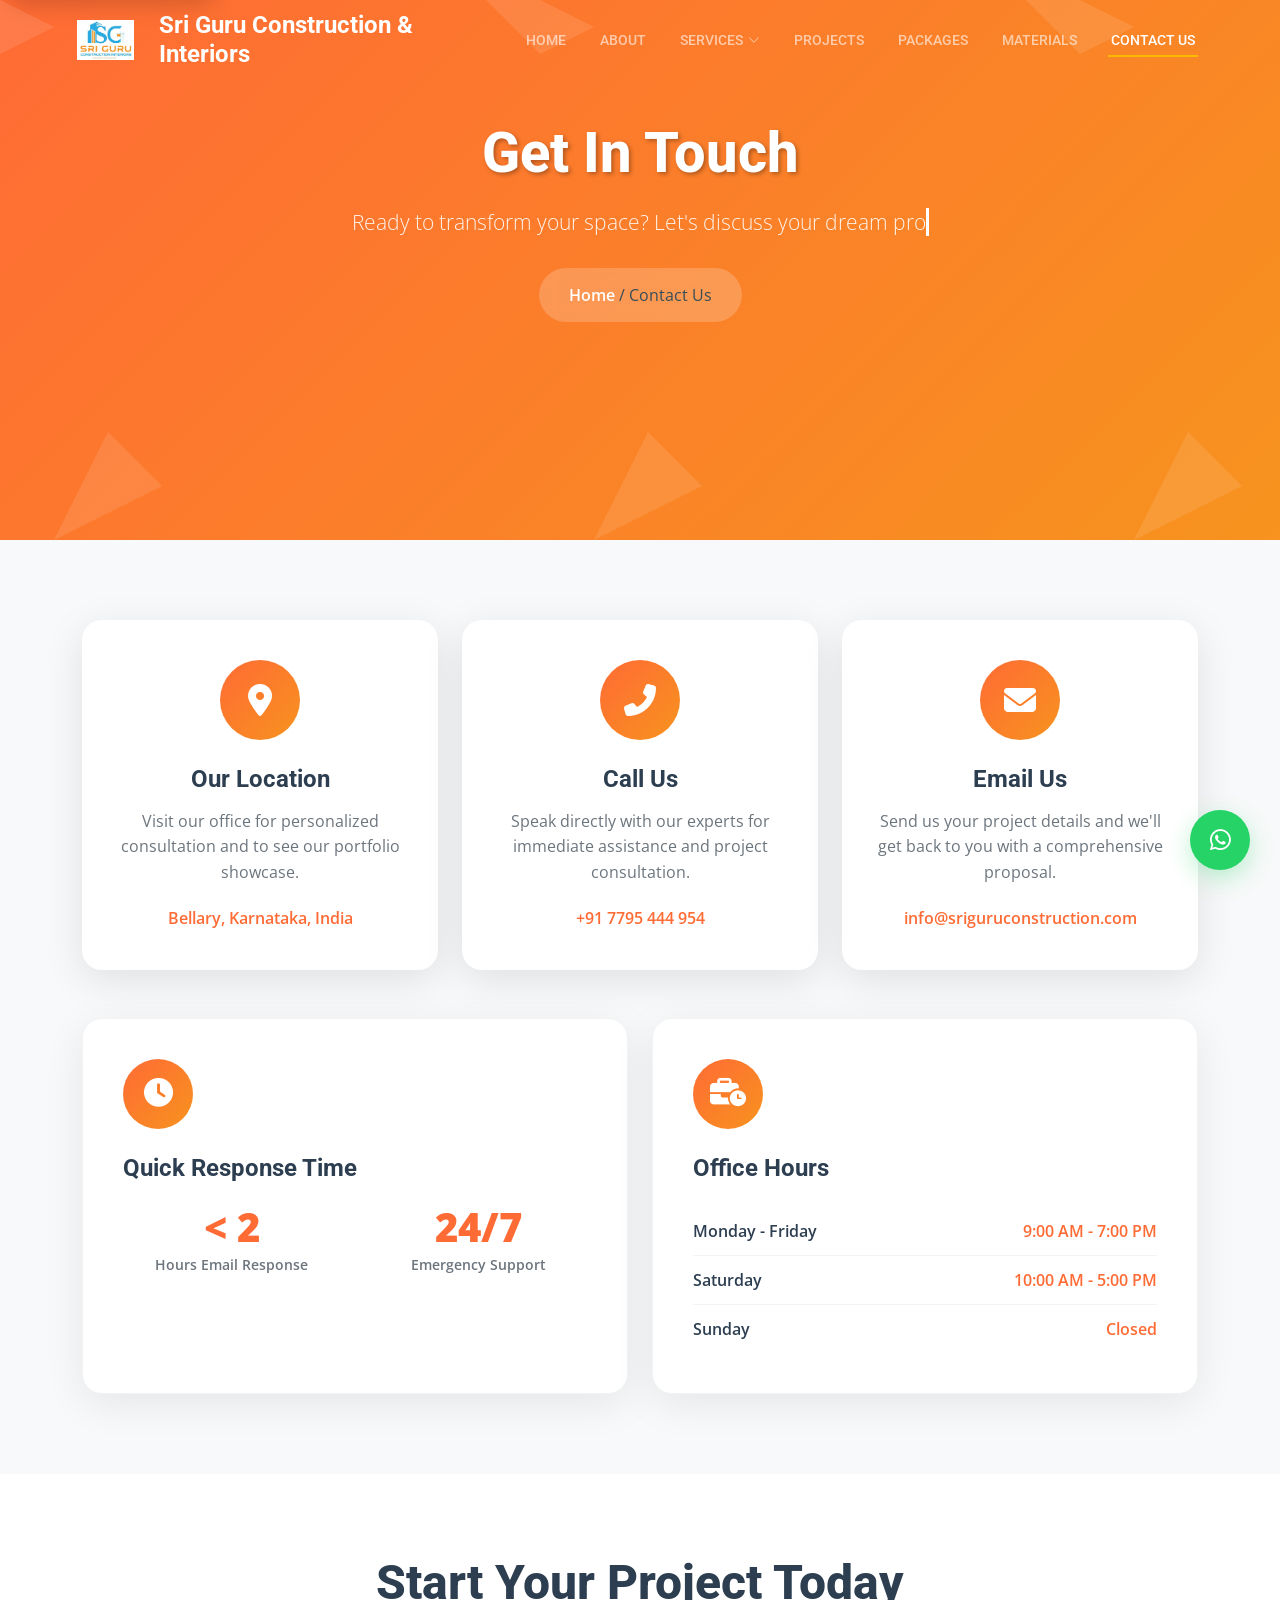
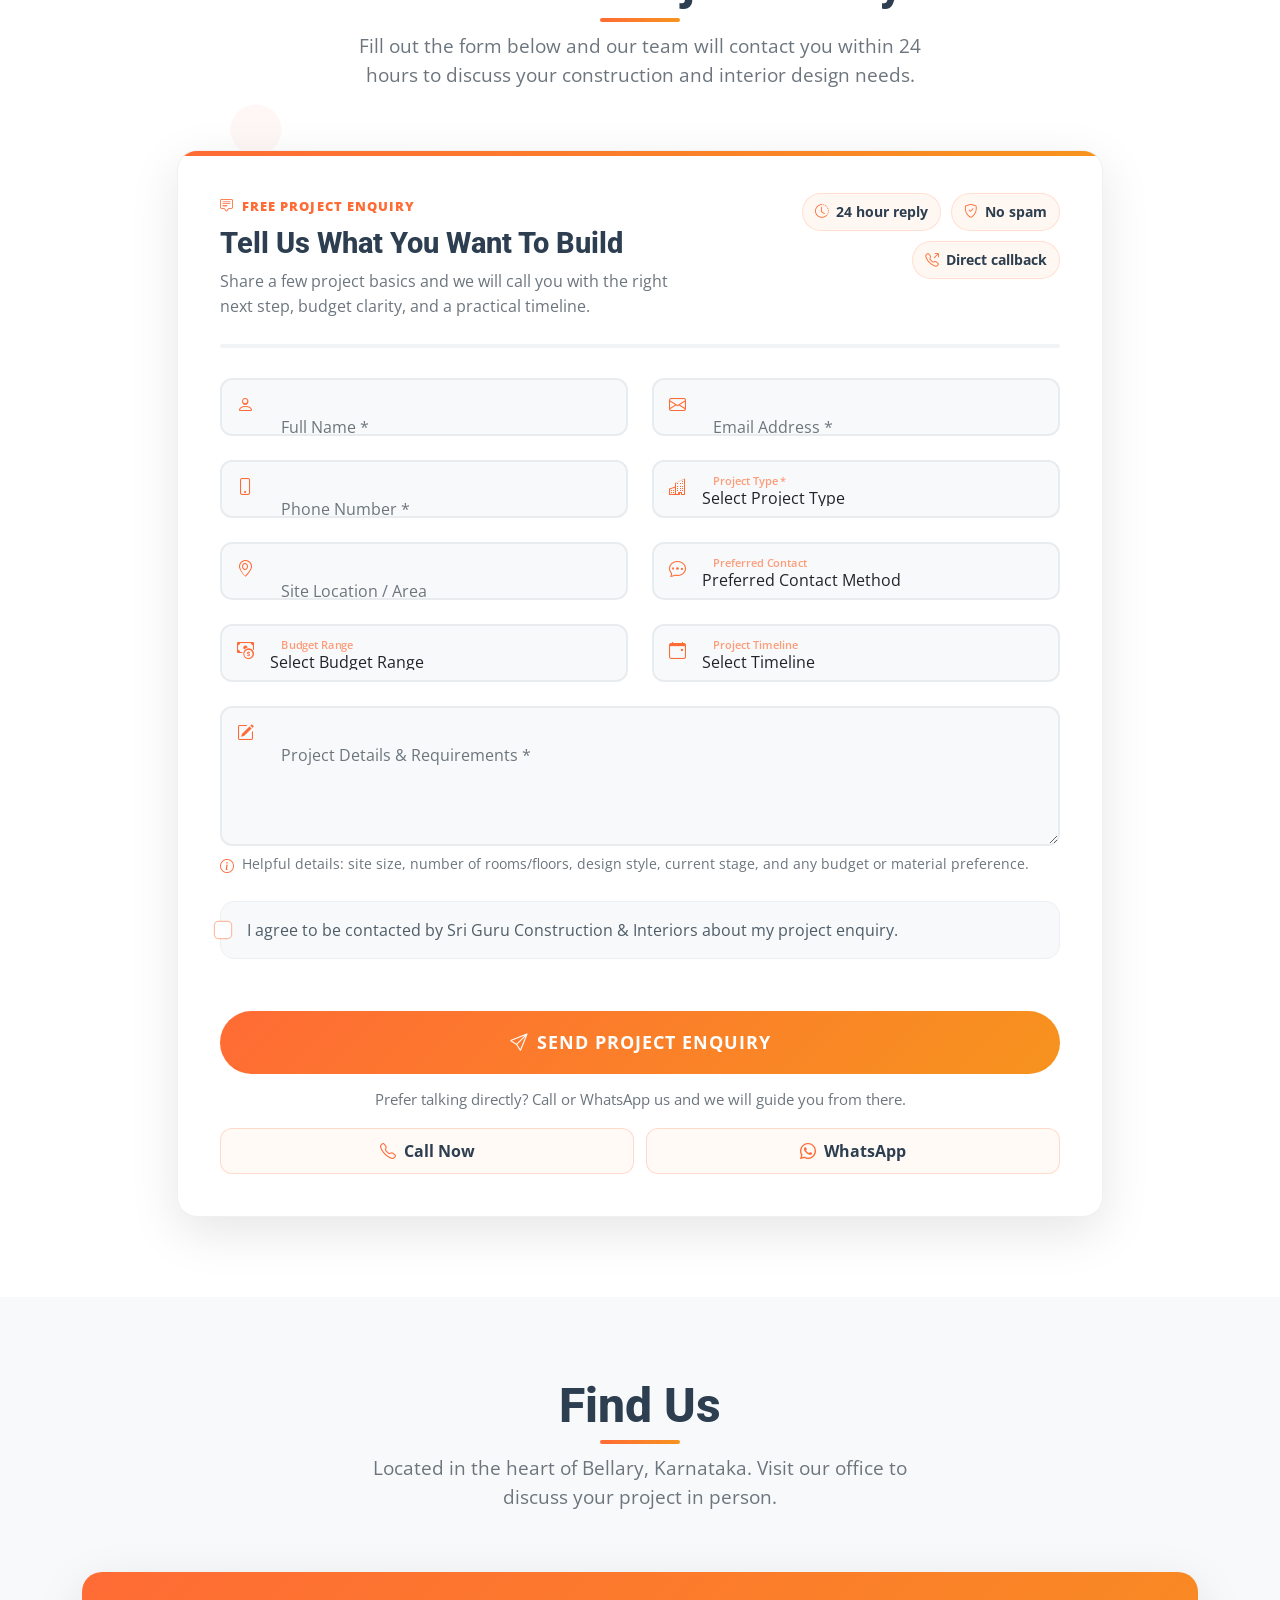
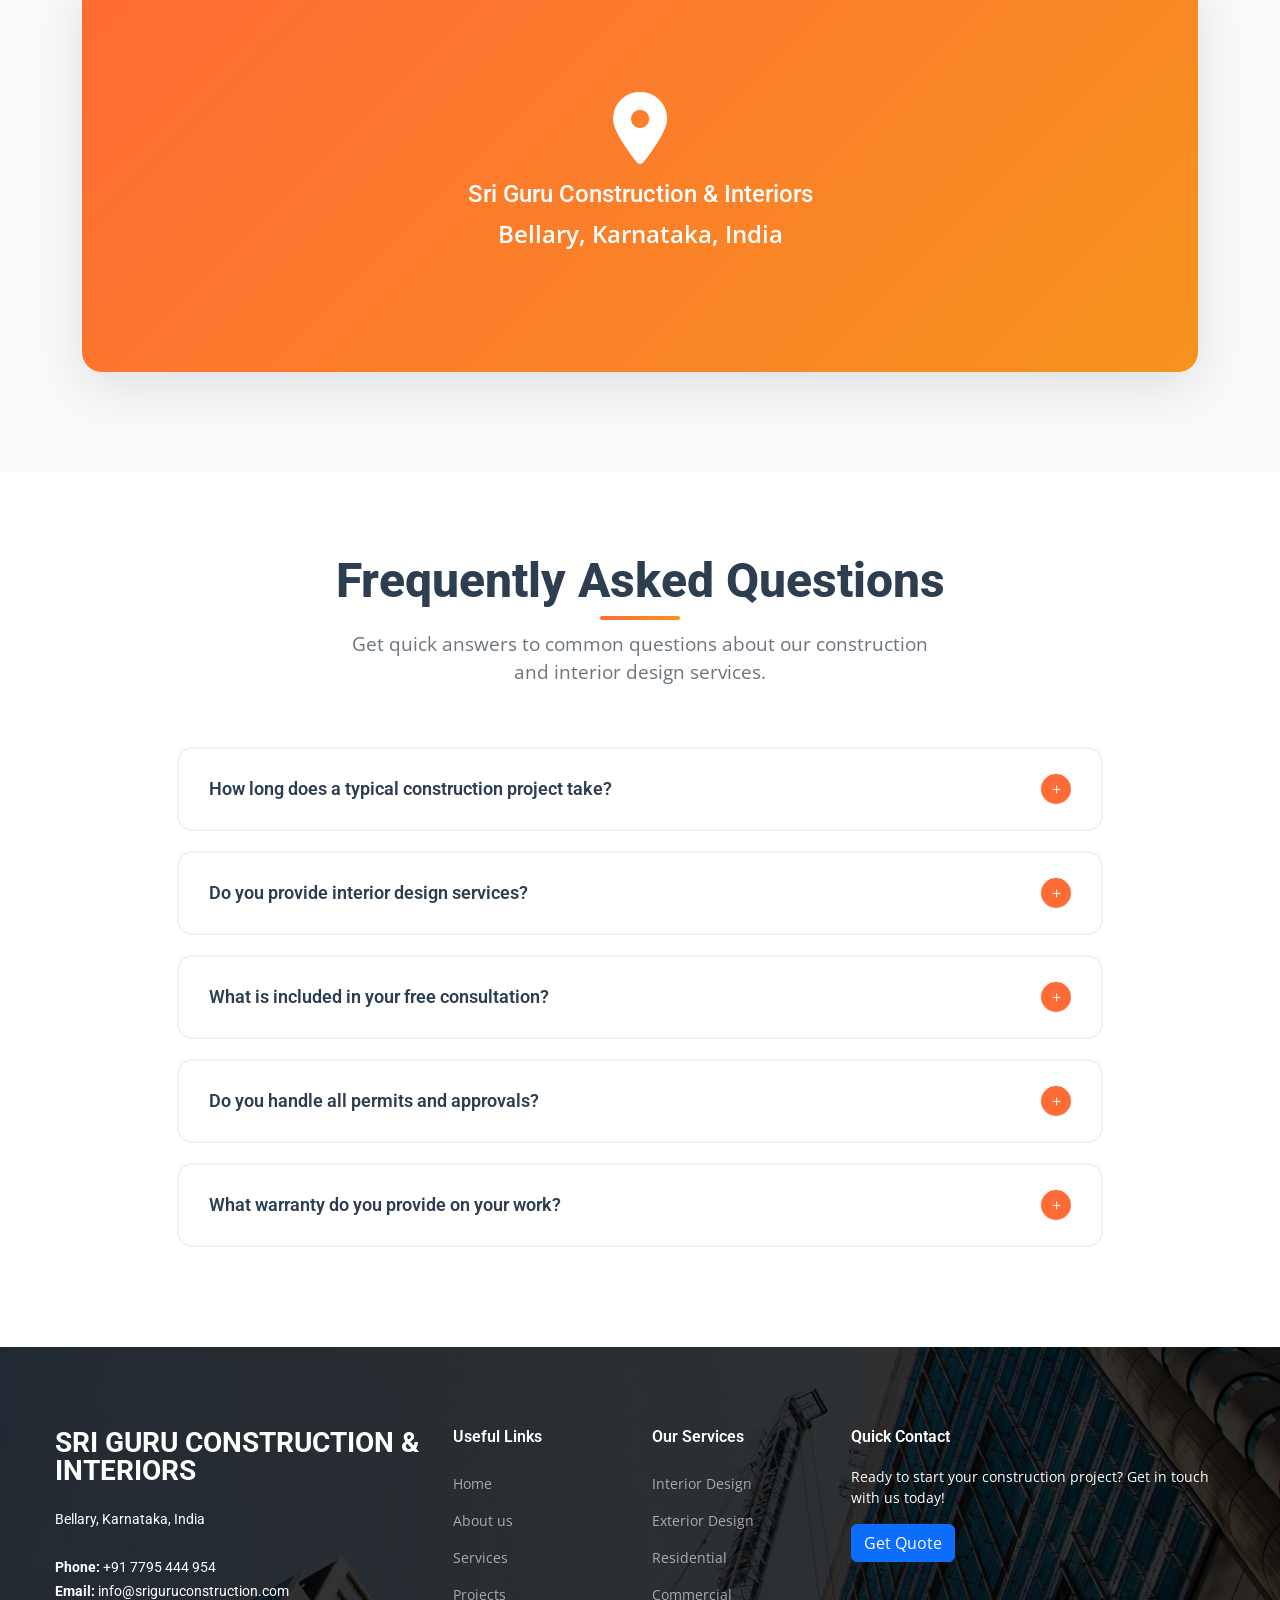
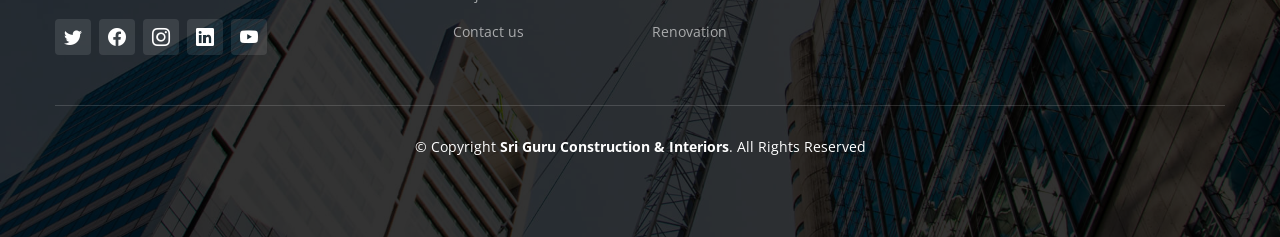
<file: contact_us.html>
<!DOCTYPE html>
<html lang="en">

<head>
  <meta charset="utf-8">
  <meta content="width=device-width, initial-scale=1.0" name="viewport">
  <meta name="robots" content="index, follow">
  <meta name="author" content="Sri Guru Construction &amp; Interiors">
  <meta name="theme-color" content="#ff6b35">
  <meta name="format-detection" content="telephone=yes">

  <title>Contact Sri Guru Construction &amp; Interiors</title>
  <meta name="description" content="Contact Sri Guru Construction &amp; Interiors in Bellary for construction, interior design, renovation, packages, and consultation enquiries.">
  <meta content="contact, construction, interior design, quote, consultation" name="keywords">
  <meta property="og:site_name" content="Sri Guru Construction &amp; Interiors">
  <meta property="og:type" content="website">
  <meta property="og:title" content="Contact Sri Guru Construction &amp; Interiors">
  <meta property="og:description" content="Contact Sri Guru Construction &amp; Interiors in Bellary for construction, interior design, renovation, packages, and consultation enquiries.">
  <meta property="og:image" content="images/new_logo.jpg">
  <meta name="twitter:card" content="summary_large_image">
  <meta name="twitter:title" content="Contact Sri Guru Construction &amp; Interiors">
  <meta name="twitter:description" content="Contact Sri Guru Construction &amp; Interiors in Bellary for construction, interior design, renovation, packages, and consultation enquiries.">
  <meta name="twitter:image" content="images/new_logo.jpg">

  <!-- Favicons -->
  <link href="assets/img/favicon.png?v=2" rel="icon">
  <link href="assets/img/apple-touch-icon.png?v=2" rel="apple-touch-icon">
  <link href="site.webmanifest?v=2" rel="manifest">
  <link rel="canonical" href="https://www.sriguruconstruction.com/contact_us.html">
  <!-- Vendor CSS Files -->
  <link href="assets/vendor/bootstrap/css/bootstrap.min.css" rel="stylesheet">
  <link href="assets/vendor/bootstrap-icons/bootstrap-icons.css" rel="stylesheet">
  <link href="assets/vendor/fontawesome-free/css/all.min.css" rel="stylesheet">
  <link href="assets/vendor/aos/aos.css" rel="stylesheet">
  <link href="assets/vendor/glightbox/css/glightbox.min.css" rel="stylesheet">
  <link href="assets/vendor/swiper/swiper-bundle.min.css" rel="stylesheet">

  <!-- Template Main CSS File -->
  <link href="assets/css/main.css" rel="stylesheet">
  <!-- Google Fonts -->
  <link rel="preconnect" href="https://fonts.googleapis.com">
  <link rel="preconnect" href="https://fonts.gstatic.com" crossorigin>
  <link href="https://fonts.googleapis.com/css2?family=Open+Sans:ital,wght@0,300;0,400;0,500;0,600;0,700;1,300;1,400;1,600;1,700&family=Roboto:ital,wght@0,300;0,400;0,500;0,600;0,700;1,300;1,400;1,500;1,600;1,700&family=Work+Sans:ital,wght@0,300;0,400;0,500;0,600;0,700;1,300;1,400;1,500;1,600;1,700&display=swap" rel="stylesheet" media="print" onload="this.media='all'">
<style>
    /* Mobile navigation color and backdrop */
    @media (max-width: 1279px) {
      .header.scrolled .navbar a,
      .header.scrolled .navbar a:focus,
      .header.scrolled .navbar .dropdown ul li a,
      .header.scrolled .navbar .dropdown ul li a:focus {
        color: #2c3e50 !important;
      }
      
      .header.scrolled .navbar a:hover,
      .header.scrolled .navbar .active,
      .header.scrolled .navbar .active:focus,
      .header.scrolled .navbar li:hover > a,
      .header.scrolled .navbar .dropdown ul li a:hover {
        color: #ff6b35 !important;
      }
      
      .header.scrolled .navbar ul,
      .navbar ul {
        background: rgba(255, 255, 255, 0.95) !important;
        backdrop-filter: blur(20px) !important;
        -webkit-backdrop-filter: blur(20px) !important;
        border-left: 1px solid rgba(0, 0, 0, 0.05) !important;
      }
      
      .header.scrolled .navbar .dropdown ul,
      .navbar .dropdown ul {
        background: rgba(255, 255, 255, 0.98) !important;
        border: 1px solid rgba(44, 62, 80, 0.1) !important;
        backdrop-filter: blur(20px) !important;
        -webkit-backdrop-filter: blur(20px) !important;
      }
    }

    /* Advanced Contact Page Styles */
    .contact-hero {
      background: linear-gradient(135deg, #FF6B35 0%, #F7931E 100%);
      padding: 120px 0 80px;
      position: relative;
      overflow: hidden;
      min-height: 60vh;
    }

    .contact-hero::before {
      content: '';
      position: absolute;
      top: 0;
      left: 0;
      right: 0;
      bottom: 0;
      background: url('data:image/svg+xml,<svg xmlns="http://www.w3.org/2000/svg" viewBox="0 0 1000 1000" fill="white" opacity="0.1"><polygon points="0,0 100,50 0,100"/><polygon points="900,0 1000,0 1000,100"/><polygon points="200,800 300,900 100,1000"/></svg>') repeat;
      animation: float 15s ease-in-out infinite;
    }

    @keyframes float {
      0%, 100% { transform: translateX(0px) translateY(0px); }
      50% { transform: translateX(30px) translateY(-30px); }
    }

    .contact-hero h1 {
      color: white;
      font-size: 3.5rem;
      font-weight: 800;
      margin-bottom: 20px;
      text-shadow: 2px 2px 4px rgba(0,0,0,0.3);
      position: relative;
      z-index: 2;
    }

    .contact-hero p {
      color: rgba(255,255,255,0.9);
      font-size: 1.3rem;
      margin-bottom: 30px;
      position: relative;
      z-index: 2;
    }

    .contact-breadcrumb {
      background: rgba(255,255,255,0.2);
      backdrop-filter: blur(10px);
      border-radius: 50px;
      padding: 15px 30px;
      display: inline-block;
      position: relative;
      z-index: 2;
    }

    .contact-breadcrumb a {
      color: white;
      text-decoration: none;
      font-weight: 600;
    }

    .contact-breadcrumb a:hover {
      color: #FFE5D6;
    }

    /* Contact Cards Section */
    .contact-cards {
      padding: 80px 0;
      background: #f8f9fa;
    }

    .contact-card {
      background: white;
      border-radius: 20px;
      padding: 40px 30px;
      text-align: center;
      box-shadow: 0 10px 40px rgba(0,0,0,0.1);
      transition: all 0.4s cubic-bezier(0.25, 0.46, 0.45, 0.94);
      height: 100%;
      position: relative;
      overflow: hidden;
    }

    .contact-card::before {
      content: '';
      position: absolute;
      top: 0;
      left: -100%;
      width: 100%;
      height: 100%;
      background: linear-gradient(135deg, #FF6B35, #F7931E);
      transition: left 0.5s ease;
      z-index: 1;
    }

    .contact-card:hover::before {
      left: 0;
    }

    .contact-card:hover {
      transform: translateY(-10px);
      box-shadow: 0 20px 60px rgba(255, 107, 53, 0.3);
    }

    .contact-card:hover .contact-icon,
    .contact-card:hover h4,
    .contact-card:hover p,
    .contact-card:hover a {
      color: white;
      position: relative;
      z-index: 2;
    }

    .contact-icon {
      width: 80px;
      height: 80px;
      background: linear-gradient(135deg, #FF6B35, #F7931E);
      border-radius: 50%;
      display: flex;
      align-items: center;
      justify-content: center;
      margin: 0 auto 25px;
      transition: all 0.3s ease;
    }

    .contact-icon i {
      font-size: 2rem;
      color: white;
    }

    .contact-card h4 {
      font-size: 1.5rem;
      font-weight: 700;
      margin-bottom: 15px;
      color: #2C3E50;
      transition: all 0.3s ease;
    }

    .contact-card p {
      color: #6c757d;
      margin-bottom: 20px;
      line-height: 1.6;
      transition: all 0.3s ease;
    }

    .contact-card a {
      color: #FF6B35;
      text-decoration: none;
      font-weight: 600;
      transition: all 0.3s ease;
    }

    /* Contact Form Section */
    .contact-form-section {
      padding: 80px 0;
      background: white;
    }

    .section-title {
      text-align: center;
      margin-bottom: 60px;
    }

    .section-title h2 {
      font-size: 3rem;
      font-weight: 800;
      color: #2C3E50;
      margin-bottom: 20px;
      position: relative;
      display: inline-block;
    }

    .section-title h2::after {
      content: '';
      position: absolute;
      bottom: -10px;
      left: 50%;
      transform: translateX(-50%);
      width: 80px;
      height: 4px;
      background: linear-gradient(90deg, #FF6B35, #F7931E);
      border-radius: 2px;
    }

    .section-title p {
      font-size: 1.2rem;
      color: #6c757d;
      max-width: 600px;
      margin: 0 auto;
    }

    .advanced-form {
      background: white;
      border-radius: 20px;
      padding: 42px;
      box-shadow: 0 15px 50px rgba(0,0,0,0.1);
      position: relative;
      overflow: hidden;
      border: 1px solid rgba(44, 62, 80, 0.08);
    }

    .advanced-form::before {
      content: '';
      position: absolute;
      top: 0;
      left: 0;
      right: 0;
      height: 5px;
      background: linear-gradient(90deg, #FF6B35, #F7931E);
    }

    .form-card-header {
      display: flex;
      justify-content: space-between;
      gap: 24px;
      margin-bottom: 26px;
      position: relative;
      z-index: 1;
    }

    .form-card-header h3 {
      color: #2C3E50;
      font-size: 1.8rem;
      font-weight: 800;
      margin-bottom: 8px;
    }

    .form-card-header p {
      color: #6c757d;
      margin: 0;
      max-width: 560px;
      line-height: 1.55;
    }

    .form-eyebrow {
      display: inline-flex;
      align-items: center;
      gap: 8px;
      color: #FF6B35;
      font-size: 0.82rem;
      font-weight: 800;
      letter-spacing: 0.08em;
      text-transform: uppercase;
      margin-bottom: 10px;
    }

    .form-trust-list {
      display: flex;
      flex-wrap: wrap;
      gap: 10px;
      justify-content: flex-end;
      align-content: flex-start;
      min-width: 260px;
    }

    .form-trust-list span {
      display: inline-flex;
      align-items: center;
      gap: 7px;
      background: #fff7f1;
      color: #2C3E50;
      border: 1px solid rgba(255, 107, 53, 0.16);
      border-radius: 999px;
      padding: 8px 12px;
      font-size: 0.85rem;
      font-weight: 700;
      white-space: nowrap;
    }

    .form-trust-list i {
      color: #FF6B35;
    }

    .form-group {
      margin-bottom: 30px;
      position: relative;
    }

    .form-group label {
      font-weight: 600;
      color: #2C3E50;
      margin-bottom: 10px;
      display: block;
      font-size: 1rem;
    }

    .form-control {
      border: 2px solid #e9ecef;
      border-radius: 12px;
      padding: 18px 20px;
      font-size: 1rem;
      transition: all 0.3s ease;
      background: #f8f9fa;
      width: 100%;
    }

    .form-control:focus {
      outline: none;
      border-color: #FF6B35;
      background: white;
      box-shadow: 0 0 0 4px rgba(255, 107, 53, 0.1);
      transform: translateY(-2px);
    }

    .form-control:hover {
      border-color: #F7931E;
      background: white;
    }

    .form-floating {
      position: relative;
    }

    .form-floating .field-icon {
      position: absolute;
      top: 19px;
      left: 17px;
      z-index: 3;
      color: #FF6B35;
      font-size: 1.05rem;
      line-height: 1;
      pointer-events: none;
    }

    .form-floating input,
    .form-floating select,
    .form-floating textarea {
      height: 60px;
      padding: 20px 15px 5px;
    }

    .form-floating.icon-field input,
    .form-floating.icon-field select,
    .form-floating.icon-field textarea {
      padding-left: 48px;
    }

    .form-floating label {
      position: absolute;
      top: 20px;
      left: 15px;
      color: #6c757d;
      transition: all 0.3s ease;
      pointer-events: none;
      background: transparent;
      margin: 0;
    }

    .form-floating.icon-field label {
      left: 48px;
    }

    .form-floating input:focus + label,
    .form-floating input:not(:placeholder-shown) + label,
    .form-floating select:focus + label,
    .form-floating select + label,
    .form-floating textarea:focus + label,
    .form-floating textarea:not(:placeholder-shown) + label {
      top: 5px;
      font-size: 0.8rem;
      color: #FF6B35;
      font-weight: 600;
    }

    textarea.form-control {
      min-height: 120px;
      resize: vertical;
    }

    .form-hint {
      display: flex;
      align-items: flex-start;
      gap: 8px;
      margin-top: 8px;
      color: #6c757d;
      font-size: 0.9rem;
      line-height: 1.45;
    }

    .form-hint i {
      color: #FF6B35;
      margin-top: 2px;
    }

    .privacy-card {
      background: #f8f9fa;
      border: 1px solid #edf0f2;
      border-radius: 14px;
      padding: 16px 18px;
      align-items: flex-start !important;
    }

    .privacy-card .form-check-input {
      margin-top: 4px;
      border-color: rgba(255, 107, 53, 0.45);
      cursor: pointer;
    }

    .privacy-card .form-check-input:checked {
      background-color: #FF6B35;
      border-color: #FF6B35;
    }

    .privacy-card .form-check-label {
      color: #4f5d68;
      line-height: 1.5;
    }

    .privacy-card .invalid-feedback {
      flex-basis: 100%;
      margin-left: 36px;
      text-align: left;
    }

    .form-check-input.is-invalid {
      border-color: #dc3545;
      box-shadow: 0 0 0 4px rgba(220, 53, 69, 0.1);
    }

    .btn-submit {
      background: linear-gradient(135deg, #FF6B35 0%, #F7931E 100%);
      border: none;
      color: white;
      padding: 18px 50px;
      border-radius: 50px;
      font-size: 1.1rem;
      font-weight: 700;
      text-transform: uppercase;
      letter-spacing: 1px;
      transition: all 0.4s cubic-bezier(0.25, 0.46, 0.45, 0.94);
      position: relative;
      overflow: hidden;
      cursor: pointer;
      width: 100%;
      margin-top: 20px;
      min-height: 60px;
      display: flex;
      align-items: center;
      justify-content: center;
    }

    .btn-submit::before {
      content: '';
      position: absolute;
      top: 0;
      left: -100%;
      width: 100%;
      height: 100%;
      background: linear-gradient(135deg, #F7931E 0%, #FF6B35 100%);
      transition: left 0.5s ease;
    }

    .btn-submit:hover::before {
      left: 0;
    }

    .btn-submit:hover {
      transform: translateY(-3px);
      box-shadow: 0 15px 35px rgba(255, 107, 53, 0.4);
    }

    .btn-submit span {
      position: relative;
      z-index: 2;
    }

    .btn-submit .spinner {
      display: none;
      width: 20px;
      height: 20px;
      border: 2px solid transparent;
      border-top: 2px solid white;
      border-radius: 50%;
      animation: spin 1s linear infinite;
      margin-right: 10px;
    }

    .btn-submit.loading .spinner {
      display: inline-block;
    }

    .btn-submit.loading .btn-text {
      display: none;
    }

    .form-note {
      margin-top: 14px;
      color: #6c757d;
      font-size: 0.92rem;
      text-align: center;
    }

    .direct-contact-actions {
      display: grid;
      grid-template-columns: repeat(2, minmax(0, 1fr));
      gap: 12px;
      margin-top: 18px;
    }

    .direct-action-link {
      display: inline-flex;
      align-items: center;
      justify-content: center;
      gap: 8px;
      min-height: 46px;
      border: 1px solid rgba(255, 107, 53, 0.22);
      border-radius: 12px;
      color: #2C3E50;
      background: #fffaf6;
      text-decoration: none;
      font-weight: 700;
      transition: all 0.25s ease;
    }

    .direct-action-link:hover {
      color: #FF6B35;
      border-color: rgba(255, 107, 53, 0.45);
      background: white;
      transform: translateY(-2px);
    }

    .direct-action-link i {
      color: #FF6B35;
    }

    @keyframes spin {
      0% { transform: rotate(0deg); }
      100% { transform: rotate(360deg); }
    }

    /* Form Validation Styles */
    .form-control.is-invalid {
      border-color: #dc3545;
      background: #fff5f5;
    }

    .form-control.is-valid {
      border-color: #28a745;
      background: #f8fff8;
    }

    .invalid-feedback {
      display: block;
      width: 100%;
      margin-top: 5px;
      font-size: 0.875rem;
      color: #dc3545;
      font-weight: 500;
    }

    .valid-feedback {
      display: block;
      width: 100%;
      margin-top: 5px;
      font-size: 0.875rem;
      color: #28a745;
      font-weight: 500;
    }

    /* Success Message */
    .success-message {
      background: linear-gradient(135deg, #28a745, #20c997);
      color: white;
      padding: 20px;
      border-radius: 12px;
      margin-top: 20px;
      text-align: center;
      font-weight: 600;
      display: none;
      animation: slideInUp 0.5s ease;
    }

    .error-message {
      background: rgba(220, 53, 69, 0.1);
      border: 1px solid rgba(220, 53, 69, 0.2);
      color: #c82333;
      padding: 18px;
      border-radius: 12px;
      margin-top: 20px;
      text-align: center;
      font-weight: 600;
      display: none;
    }

    @keyframes slideInUp {
      from {
        opacity: 0;
        transform: translateY(30px);
      }
      to {
        opacity: 1;
        transform: translateY(0);
      }
    }

    /* Response Time & Office Hours Cards */
    .response-time-card,
    .office-hours-card {
      background: white;
      border-radius: 20px;
      padding: 40px;
      height: 100%;
      box-shadow: 0 10px 40px rgba(0,0,0,0.08);
      transition: all 0.3s ease;
      border: 1px solid #f1f3f4;
    }

    .response-time-card:hover,
    .office-hours-card:hover {
      transform: translateY(-5px);
      box-shadow: 0 15px 50px rgba(255, 107, 53, 0.15);
    }

    .response-icon,
    .office-icon {
      width: 70px;
      height: 70px;
      background: linear-gradient(135deg, #FF6B35, #F7931E);
      border-radius: 50%;
      display: flex;
      align-items: center;
      justify-content: center;
      margin-bottom: 25px;
    }

    .response-icon i,
    .office-icon i {
      font-size: 1.8rem;
      color: white;
    }

    .response-time-card h4,
    .office-hours-card h4 {
      font-size: 1.5rem;
      font-weight: 700;
      color: #2C3E50;
      margin-bottom: 25px;
    }

    .response-stats {
      display: flex;
      gap: 30px;
    }

    .stat {
      text-align: center;
      flex: 1;
    }

    .stat .number {
      display: block;
      font-size: 2.5rem;
      font-weight: 800;
      color: #FF6B35;
      line-height: 1;
      margin-bottom: 5px;
    }

    .stat .label {
      font-size: 0.9rem;
      color: #6c757d;
      font-weight: 600;
    }

    .hours-list {
      margin-top: 20px;
    }

    .hour-item {
      display: flex;
      justify-content: space-between;
      align-items: center;
      padding: 12px 0;
      border-bottom: 1px solid #f1f3f4;
    }

    .hour-item:last-child {
      border-bottom: none;
    }

    .hour-item .day {
      font-weight: 600;
      color: #2C3E50;
    }

    .hour-item .time {
      color: #FF6B35;
      font-weight: 600;
    }

    /* Typing Animation */
    .typing-text {
      border-right: 3px solid white;
      animation: blink 1s infinite;
    }

    @keyframes blink {
      0%, 50% { border-color: white; }
      51%, 100% { border-color: transparent; }
    }

    /* Form Progress Indicator */
    .form-progress {
      height: 4px;
      background: #f1f3f4;
      border-radius: 2px;
      margin-bottom: 30px;
      overflow: hidden;
    }

    .form-progress-bar {
      height: 100%;
      background: linear-gradient(90deg, #FF6B35, #F7931E);
      width: 0%;
      transition: width 0.3s ease;
      border-radius: 2px;
    }

    /* Interactive elements */
    .contact-card:hover .contact-icon {
      transform: scale(1.1) rotate(5deg);
    }

    .contact-form-section {
      position: relative;
    }

    .contact-form-section::before {
      content: '';
      position: absolute;
      top: 0;
      left: 0;
      right: 0;
      bottom: 0;
      background: url('data:image/svg+xml,<svg xmlns="http://www.w3.org/2000/svg" viewBox="0 0 100 100" fill="rgba(255,107,53,0.05)"><circle cx="20" cy="20" r="2"/><circle cx="80" cy="80" r="2"/><circle cx="40" cy="60" r="1.5"/><circle cx="70" cy="30" r="1"/></svg>') repeat;
      animation: float 20s ease-in-out infinite;
      pointer-events: none;
    }

    /* Floating WhatsApp Button */
    .whatsapp-float {
      position: fixed;
      width: 60px;
      height: 60px;
      bottom: 30px;
      right: 30px;
      background: #25D366;
      color: white;
      border-radius: 50%;
      display: flex;
      align-items: center;
      justify-content: center;
      font-size: 1.5rem;
      box-shadow: 0 8px 25px rgba(37, 211, 102, 0.3);
      z-index: 1000;
      transition: all 0.3s ease;
      text-decoration: none;
      animation: pulse 2s infinite;
    }

    .whatsapp-float:hover {
      background: #20c157;
      transform: scale(1.1);
      box-shadow: 0 12px 35px rgba(37, 211, 102, 0.4);
      color: white;
    }

    @keyframes pulse {
      0% {
        box-shadow: 0 8px 25px rgba(37, 211, 102, 0.3), 0 0 0 0 rgba(37, 211, 102, 0.7);
      }
      70% {
        box-shadow: 0 8px 25px rgba(37, 211, 102, 0.3), 0 0 0 10px rgba(37, 211, 102, 0);
      }
      100% {
        box-shadow: 0 8px 25px rgba(37, 211, 102, 0.3), 0 0 0 0 rgba(37, 211, 102, 0);
      }
    }

    /* Smooth scrolling enhancement */
    html {
      scroll-behavior: smooth;
    }

    /* Enhanced hover effects for contact cards */
    .contact-card {
      transform-style: preserve-3d;
    }

    .contact-card:hover {
      transform: translateY(-10px) rotateX(5deg);
    }

    /* Map Section */
    .map-section {
      padding: 80px 0;
      background: #f8f9fa;
    }

    .map-container {
      border-radius: 20px;
      overflow: hidden;
      box-shadow: 0 15px 50px rgba(0,0,0,0.1);
      height: 400px;
      position: relative;
    }

    .map-placeholder {
      width: 100%;
      height: 100%;
      background: linear-gradient(135deg, #FF6B35, #F7931E);
      display: flex;
      align-items: center;
      justify-content: center;
      color: white;
      font-size: 1.5rem;
      font-weight: 600;
    }

    /* FAQ Section */
    .faq-section {
      padding: 80px 0;
      background: white;
    }

    .faq-item {
      background: white;
      border: 2px solid #f1f3f4;
      border-radius: 15px;
      margin-bottom: 20px;
      overflow: hidden;
      transition: all 0.3s ease;
    }

    .faq-item:hover {
      border-color: #FF6B35;
      box-shadow: 0 5px 20px rgba(255, 107, 53, 0.1);
    }

    .faq-question {
      padding: 25px 30px;
      cursor: pointer;
      display: flex;
      justify-content: space-between;
      align-items: center;
      background: white;
      transition: all 0.3s ease;
    }

    .faq-question:hover {
      background: #f8f9fa;
    }

    .faq-question h5 {
      margin: 0;
      font-weight: 600;
      color: #2C3E50;
      font-size: 1.1rem;
    }

    .faq-answer {
      padding: 0 30px;
      max-height: 0;
      overflow: hidden;
      transition: all 0.4s ease;
      background: #f8f9fa;
    }

    .faq-answer.active {
      padding: 25px 30px;
      max-height: 200px;
    }

    .faq-answer p {
      margin: 0;
      color: #6c757d;
      line-height: 1.6;
    }

    .faq-toggle {
      width: 30px;
      height: 30px;
      border-radius: 50%;
      background: #FF6B35;
      color: white;
      display: flex;
      align-items: center;
      justify-content: center;
      transition: all 0.3s ease;
    }

    .faq-item.active .faq-toggle {
      transform: rotate(45deg);
      background: #F7931E;
    }

    /* Responsive Design */
    @media (max-width: 768px) {
      .contact-hero h1 {
        font-size: 2.5rem;
      }
      
      .section-title h2 {
        font-size: 2rem;
      }
      
      .advanced-form {
        padding: 30px 20px;
      }

      .form-card-header {
        flex-direction: column;
        gap: 16px;
      }

      .form-card-header h3 {
        font-size: 1.45rem;
      }

      .form-trust-list {
        justify-content: flex-start;
        min-width: 0;
      }

      .form-trust-list span {
        white-space: normal;
      }

      .direct-contact-actions {
        grid-template-columns: 1fr;
      }

      .contact-cards [data-aos="fade-right"],
      .contact-cards [data-aos="fade-left"] {
        transform: none !important;
      }
      
      .contact-card {
        margin-bottom: 30px;
      }
    }

    /* Success/Error Messages */
    .alert-custom {
      border-radius: 15px;
      padding: 20px 25px;
      margin-bottom: 30px;
      border: none;
      font-weight: 600;
    }

    .alert-success {
      background: linear-gradient(135deg, #28a745, #20c997);
      color: white;
    }

    .alert-error {
      background: linear-gradient(135deg, #dc3545, #fd7e14);
      color: white;
    }

    /* Loading Animation */
    .btn-loading {
      pointer-events: none;
      opacity: 0.7;
    }

    .btn-loading::after {
      content: '';
      position: absolute;
      width: 20px;
      height: 20px;
      top: 50%;
      left: 50%;
      margin-left: -10px;
      margin-top: -10px;
      border: 2px solid transparent;
      border-top-color: white;
      border-radius: 50%;
      animation: spin 1s linear infinite;
    }

    @keyframes spin {
      0% { transform: rotate(0deg); }
      100% { transform: rotate(360deg); }
    }
  </style>
  <script type="application/ld+json">
  {
    "@context": "https://schema.org",
    "@type": "LocalBusiness",
    "name": "Sri Guru Construction & Interiors",
    "description": "Construction, interiors, renovation, materials, packages, and consultation services in Bellary, Karnataka.",
    "telephone": "+91 7795 444 954",
    "email": "info@sriguruconstruction.com",
    "address": {
      "@type": "PostalAddress",
      "addressLocality": "Bellary",
      "addressRegion": "Karnataka",
      "addressCountry": "IN"
    },
    "areaServed": "Bellary, Karnataka",
    "priceRange": "$$",
    "sameAs": [
      "https://wa.me/917795444954",
      "https://www.instagram.com/sriguruconstruction_interiors",
      "https://youtube.com/@sriguruconstruction?si=ta1HYgKzeOpx0Ood"
    ],
    "knowsAbout": [
      "Residential construction",
      "Commercial construction",
      "Interior design",
      "Exterior design",
      "Renovation",
      "Construction consultation"
    ]
  }
  </script></head>

<body>
  <a class="skip-link" href="#main">Skip to main content</a>
  <!-- ======= Header ======= -->
  <header id="header" class="header d-flex align-items-center">
    <div class="container-fluid container-xl d-flex align-items-center justify-content-between">

      <a href="index.html" class="logo d-flex align-items-center">
        <img decoding="async" fetchpriority="high" width="320" height="222" src="images/header-logo.jpg" alt="Sri Guru Construction &amp; Interiors">
        <h1>Sri Guru Construction &amp; Interiors</h1>
      </a>

      <i class="mobile-nav-toggle mobile-nav-show bi bi-list" role="button" tabindex="0" aria-label="Open navigation menu" aria-controls="navbar" aria-expanded="false"></i>
      <i class="mobile-nav-toggle mobile-nav-hide d-none bi bi-x" role="button" tabindex="0" aria-label="Close navigation menu" aria-controls="navbar" aria-expanded="false"></i>
      <nav id="navbar" class="navbar" aria-label="Primary navigation">
        <ul>
          <li><a href="index.html">Home</a></li>
          <li><a href="about.html">About</a></li>
          <li class="dropdown"><a href="services.html"><span>Services</span> <i
                class="bi bi-chevron-down dropdown-indicator"></i></a>
            <ul>
              <li><a class="dropdown-item" href="interior.html"><i class="bi bi-house-door"></i>Interior Design</a></li>
              <li><a class="dropdown-item" href="exterior.html"><i class="bi bi-building"></i>Exterior Design</a></li>
              <li><a class="dropdown-item" href="pre-design.html"><i class="bi bi-pencil-square"></i>Pre Design</a></li>
              <li><a class="dropdown-item" href="residential.html"><i class="bi bi-house-heart"></i>Residential</a></li>
              <li><a class="dropdown-item" href="commercial.html"><i class="bi bi-buildings"></i>Commercial</a></li>
              <li><a class="dropdown-item" href="renovation.html"><i class="bi bi-tools"></i>Renovation</a></li>
              <li><a class="dropdown-item" href="consultation.html"><i class="bi bi-chat-dots"></i>Consultation</a></li>
            </ul>
          </li>
          <li><a href="projects.html">Projects</a></li>
          <li><a href="packages.html">Packages</a></li>
          <li><a href="materials.html">Materials</a></li>
          <li><a href="contact_us.html" class="active">Contact Us</a></li>
        </ul>
      </nav>
    </div>
  </header>

  <main id="main">

  <!-- ======= Hero Section ======= -->
  <section class="contact-hero">
    <div class="container">
      <div class="row">
        <div class="col-lg-8 mx-auto text-center" data-aos="fade-up">
          <h1>Get In Touch</h1>
          <p class="lead">Ready to transform your space? <span id="typingText" class="typing-text">Let's discuss your dream project</span></p>
          <nav class="contact-breadcrumb">
            <a href="index.html">Home</a> / <span>Contact Us</span>
          </nav>
        </div>
      </div>
    </div>
  </section>

  <!-- ======= Contact Cards Section ======= -->
  <section class="contact-cards">
    <div class="container">
      <div class="row g-4">
        <div class="col-lg-4 col-md-6" data-aos="fade-up" data-aos-delay="100">
          <div class="contact-card">
            <div class="contact-icon">
              <i class="fas fa-map-marker-alt"></i>
            </div>
            <h4>Our Location</h4>
            <p>Visit our office for personalized consultation and to see our portfolio showcase.</p>
            <a href="#map">Bellary, Karnataka, India</a>
          </div>
        </div>
        
        <div class="col-lg-4 col-md-6" data-aos="fade-up" data-aos-delay="200">
          <div class="contact-card">
            <div class="contact-icon">
              <i class="fas fa-phone-alt"></i>
            </div>
            <h4>Call Us</h4>
            <p>Speak directly with our experts for immediate assistance and project consultation.</p>
            <a href="tel:+917795444954">+91 7795 444 954</a>
          </div>
        </div>
        
        <div class="col-lg-4 col-md-6" data-aos="fade-up" data-aos-delay="300">
          <div class="contact-card">
            <div class="contact-icon">
              <i class="fas fa-envelope"></i>
            </div>
            <h4>Email Us</h4>
            <p>Send us your project details and we'll get back to you with a comprehensive proposal.</p>
            <a href="mailto:info@sriguruconstruction.com">info@sriguruconstruction.com</a>
          </div>
        </div>
      </div>
      
      <!-- Response Time & Office Hours -->
      <div class="row mt-5">
        <div class="col-lg-6" data-aos="fade-right">
          <div class="response-time-card">
            <div class="response-icon">
              <i class="fas fa-clock"></i>
            </div>
            <h4>Quick Response Time</h4>
            <div class="response-stats">
              <div class="stat">
                <span class="number">< 2</span>
                <span class="label">Hours Email Response</span>
              </div>
              <div class="stat">
                <span class="number">24/7</span>
                <span class="label">Emergency Support</span>
              </div>
            </div>
          </div>
        </div>
        
        <div class="col-lg-6" data-aos="fade-left">
          <div class="office-hours-card">
            <div class="office-icon">
              <i class="fas fa-business-time"></i>
            </div>
            <h4>Office Hours</h4>
            <div class="hours-list">
              <div class="hour-item">
                <span class="day">Monday - Friday</span>
                <span class="time">9:00 AM - 7:00 PM</span>
              </div>
              <div class="hour-item">
                <span class="day">Saturday</span>
                <span class="time">10:00 AM - 5:00 PM</span>
              </div>
              <div class="hour-item">
                <span class="day">Sunday</span>
                <span class="time">Closed</span>
              </div>
            </div>
          </div>
        </div>
      </div>
    </div>
  </section>

  <!-- ======= Contact Form Section ======= -->
  <section class="contact-form-section">
    <div class="container">
      <div class="section-title" data-aos="fade-up">
        <h2>Start Your Project Today</h2>
        <p>Fill out the form below and our team will contact you within 24 hours to discuss your construction and interior design needs.</p>
      </div>
      
      <div class="row justify-content-center">
        <div class="col-lg-10">
          <div class="advanced-form" data-aos="fade-up" data-aos-delay="200">
            <div class="form-card-header">
              <div>
                <span class="form-eyebrow"><i class="bi bi-chat-square-text"></i> Free Project Enquiry</span>
                <h3>Tell Us What You Want To Build</h3>
                <p>Share a few project basics and we will call you with the right next step, budget clarity, and a practical timeline.</p>
              </div>
              <div class="form-trust-list" aria-label="Contact form benefits">
                <span><i class="bi bi-clock-history"></i> 24 hour reply</span>
                <span><i class="bi bi-shield-check"></i> No spam</span>
                <span><i class="bi bi-telephone-outbound"></i> Direct callback</span>
              </div>
            </div>

            <div class="form-progress" aria-hidden="true">
              <div class="form-progress-bar" id="formProgress"></div>
            </div>
            <form id="contactForm" action="https://formsubmit.co/ajax/info@sriguruconstruction.com" method="post" novalidate>
              <input type="hidden" id="subject" name="subject" value="New Project Inquiry">
              <input type="hidden" name="_subject" value="New Project Inquiry - Sri Guru Construction &amp; Interiors Website">
              <input type="hidden" name="_template" value="table">
              <input type="hidden" name="_captcha" value="false">
              <input type="text" name="_honey" tabindex="-1" autocomplete="off" style="display: none;">
              <div class="row g-3 g-md-4">
                <div class="col-md-6">
                  <div class="form-floating icon-field">
                    <i class="bi bi-person field-icon"></i>
                    <input type="text" class="form-control" id="name" name="name" placeholder="Your Name" autocomplete="name" required>
                    <label for="name">Full Name *</label>
                  </div>
                </div>
                
                <div class="col-md-6">
                  <div class="form-floating icon-field">
                    <i class="bi bi-envelope field-icon"></i>
                    <input type="email" class="form-control" id="email" name="email" placeholder="Your Email" autocomplete="email" inputmode="email" required>
                    <label for="email">Email Address *</label>
                  </div>
                </div>
                
                <div class="col-md-6">
                  <div class="form-floating icon-field">
                    <i class="bi bi-phone field-icon"></i>
                    <input type="tel" class="form-control" id="phone" name="phone" placeholder="Your Phone" autocomplete="tel" inputmode="tel" required>
                    <label for="phone">Phone Number *</label>
                  </div>
                </div>
                
                <div class="col-md-6">
                  <div class="form-floating icon-field">
                    <i class="bi bi-buildings field-icon"></i>
                    <select class="form-control" id="project_type" name="project_type" required>
                      <option value="">Select Project Type</option>
                      <option value="residential">Residential Construction</option>
                      <option value="commercial">Commercial Construction</option>
                      <option value="interior_design">Interior Design</option>
                      <option value="exterior_design">Exterior Design</option>
                      <option value="renovation">Renovation</option>
                      <option value="consultation">Consultation</option>
                      <option value="other">Other</option>
                    </select>
                    <label for="project_type">Project Type *</label>
                  </div>
                </div>

                <div class="col-md-6">
                  <div class="form-floating icon-field">
                    <i class="bi bi-geo-alt field-icon"></i>
                    <input type="text" class="form-control" id="site_location" name="site_location" placeholder="Site Location" autocomplete="street-address">
                    <label for="site_location">Site Location / Area</label>
                  </div>
                </div>

                <div class="col-md-6">
                  <div class="form-floating icon-field">
                    <i class="bi bi-chat-dots field-icon"></i>
                    <select class="form-control" id="preferred_contact" name="preferred_contact">
                      <option value="">Preferred Contact Method</option>
                      <option value="phone">Phone Call</option>
                      <option value="whatsapp">WhatsApp</option>
                      <option value="email">Email</option>
                      <option value="site_visit">Site Visit Discussion</option>
                    </select>
                    <label for="preferred_contact">Preferred Contact</label>
                  </div>
                </div>
                
                <div class="col-md-6">
                  <div class="form-floating icon-field">
                    <i class="bi bi-cash-coin field-icon"></i>
                    <select class="form-control" id="budget" name="budget">
                      <option value="">Select Budget Range</option>
                      <option value="under_5_lakh">Under Rs. 5 Lakh</option>
                      <option value="5_10_lakh">Rs. 5 - 10 Lakh</option>
                      <option value="10_25_lakh">Rs. 10 - 25 Lakh</option>
                      <option value="25_50_lakh">Rs. 25 - 50 Lakh</option>
                      <option value="50_lakh_plus">Rs. 50 Lakh+</option>
                      <option value="custom">Custom Budget</option>
                    </select>
                    <label for="budget">Budget Range</label>
                  </div>
                </div>
                
                <div class="col-md-6">
                  <div class="form-floating icon-field">
                    <i class="bi bi-calendar-event field-icon"></i>
                    <select class="form-control" id="timeline" name="timeline">
                      <option value="">Select Timeline</option>
                      <option value="immediate">Immediate (Within 1 month)</option>
                      <option value="short_term">Short Term (1-3 months)</option>
                      <option value="medium_term">Medium Term (3-6 months)</option>
                      <option value="long_term">Long Term (6+ months)</option>
                      <option value="planning">Still Planning</option>
                    </select>
                    <label for="timeline">Project Timeline</label>
                  </div>
                </div>
                
                <div class="col-12">
                  <div class="form-floating icon-field">
                    <i class="bi bi-pencil-square field-icon"></i>
                    <textarea class="form-control" id="message" name="message" placeholder="Your Message" required style="height: 140px;"></textarea>
                    <label for="message">Project Details & Requirements *</label>
                  </div>
                  <div class="form-hint">
                    <i class="bi bi-info-circle"></i>
                    <span>Helpful details: site size, number of rooms/floors, design style, current stage, and any budget or material preference.</span>
                  </div>
                </div>
                
                <div class="col-12">
                  <div class="form-check d-flex privacy-card mb-2">
                    <input class="form-check-input me-3" type="checkbox" id="privacy" name="privacy" value="accepted" required style="transform: scale(1.15);">
                    <label class="form-check-label" for="privacy">
                      I agree to be contacted by Sri Guru Construction &amp; Interiors about my project enquiry.
                    </label>
                  </div>
                </div>
                
                <div class="col-12">
                  <button type="submit" class="btn-submit" id="submitBtn">
                    <div class="spinner"></div>
                    <span class="btn-text"><i class="bi bi-send me-2"></i>Send Project Enquiry</span>
                  </button>
                  <div class="form-note">Prefer talking directly? Call or WhatsApp us and we will guide you from there.</div>
                  <div class="direct-contact-actions">
                    <a class="direct-action-link" href="tel:+917795444954"><i class="bi bi-telephone"></i>Call Now</a>
                    <a class="direct-action-link" href="https://wa.me/917795444954?text=Hello%20Sri%20Guru%2C%20I%20want%20to%20discuss%20a%20project" target="_blank" rel="noopener noreferrer"><i class="bi bi-whatsapp"></i>WhatsApp</a>
                  </div>
                  
                  <div class="success-message" id="successMessage" role="status" aria-live="polite">
                    <i class="fas fa-check-circle fa-2x mb-3"></i>
                    <h5>Message Sent Successfully!</h5>
                    <p>Thank you for your inquiry. Our team will contact you within 24 hours to discuss your project.</p>
                  </div>
                  <div class="error-message" id="errorMessage" role="alert" aria-live="assertive"></div>
                </div>
              </div>
            </form>
          </div>
        </div>
      </div>
    </div>
  </section>

  <!-- ======= Map Section ======= -->
  <section class="map-section" id="map">
    <div class="container">
      <div class="section-title" data-aos="fade-up">
        <h2>Find Us</h2>
        <p>Located in the heart of Bellary, Karnataka. Visit our office to discuss your project in person.</p>
      </div>
      
      <div class="map-container" data-aos="fade-up" data-aos-delay="200">
        <div class="map-placeholder">
          <div class="text-center">
            <i class="fas fa-map-marker-alt fa-3x mb-3"></i>
            <h4>Sri Guru Construction &amp; Interiors</h4>
            <p class="mb-0">Bellary, Karnataka, India</p>
          </div>
        </div>
      </div>
    </div>
  </section>

  <!-- ======= FAQ Section ======= -->
  <section class="faq-section">
    <div class="container">
      <div class="section-title" data-aos="fade-up">
        <h2>Frequently Asked Questions</h2>
        <p>Get quick answers to common questions about our construction and interior design services.</p>
      </div>
      
      <div class="row justify-content-center">
        <div class="col-lg-10">
          <div class="faq-item" data-aos="fade-up" data-aos-delay="100">
            <div class="faq-question" onclick="toggleFaq(this)">
              <h5>How long does a typical construction project take?</h5>
              <div class="faq-toggle">+</div>
            </div>
            <div class="faq-answer">
              <p>Project timelines vary based on scope and complexity. Residential projects typically take 6-12 months, while commercial projects may take 8-18 months. We provide detailed timelines during the consultation phase.</p>
            </div>
          </div>
          
          <div class="faq-item" data-aos="fade-up" data-aos-delay="200">
            <div class="faq-question" onclick="toggleFaq(this)">
              <h5>Do you provide interior design services?</h5>
              <div class="faq-toggle">+</div>
            </div>
            <div class="faq-answer">
              <p>Yes! We offer comprehensive interior design services including space planning, furniture selection, lighting design, color consultation, and complete interior execution for both residential and commercial spaces.</p>
            </div>
          </div>
          
          <div class="faq-item" data-aos="fade-up" data-aos-delay="300">
            <div class="faq-question" onclick="toggleFaq(this)">
              <h5>What is included in your free consultation?</h5>
              <div class="faq-toggle">+</div>
            </div>
            <div class="faq-answer">
              <p>Our free consultation includes site visit, project assessment, initial design concepts, budget estimation, timeline discussion, and personalized recommendations based on your requirements and preferences.</p>
            </div>
          </div>
          
          <div class="faq-item" data-aos="fade-up" data-aos-delay="400">
            <div class="faq-question" onclick="toggleFaq(this)">
              <h5>Do you handle all permits and approvals?</h5>
              <div class="faq-toggle">+</div>
            </div>
            <div class="faq-answer">
              <p>Absolutely! We handle all necessary permits, approvals, and legal documentation required for your project. Our team ensures full compliance with local building codes and regulations.</p>
            </div>
          </div>
          
          <div class="faq-item" data-aos="fade-up" data-aos-delay="500">
            <div class="faq-question" onclick="toggleFaq(this)">
              <h5>What warranty do you provide on your work?</h5>
              <div class="faq-toggle">+</div>
            </div>
            <div class="faq-answer">
              <p>We provide comprehensive warranties on all our work - 10 years on structural work, 5 years on finishing work, and 2 years on electrical and plumbing installations. Extended warranty options are also available.</p>
            </div>
          </div>
        </div>
      </div>
    </div>
  </section>

  </main><!-- End #main -->

  <!-- ======= Footer ======= -->
  <footer id="footer" class="footer">
    <div class="footer-content position-relative">
      <div class="container">
        <div class="row">
          <div class="col-lg-4 col-md-6">
            <div class="footer-info">
              <h3>Sri Guru Construction &amp; Interiors</h3>
              <p>
                Bellary, Karnataka, India<br><br>
                <strong>Phone:</strong> +91 7795 444 954<br>
                <strong>Email:</strong> info@sriguruconstruction.com<br>
              </p>
              <div class="social-links d-flex mt-3">
                <a href="https://x.com/SRIGURUBALLARI?t=zPbH2nMmY1L3iWlRigHGrg&s=09" class="d-flex align-items-center justify-content-center" target="_blank" rel="noopener noreferrer" aria-label="Twitter"><i class="bi bi-twitter"></i></a>
                <a href="https://www.facebook.com/share/1G8xmAV1fe/" class="d-flex align-items-center justify-content-center" target="_blank" rel="noopener noreferrer" aria-label="Facebook"><i class="bi bi-facebook"></i></a>
                <a href="https://www.instagram.com/sriguruconstruction_interiors?utm_source=qr&igsh=MXUxeXFtY3U4a3g5aw==" class="d-flex align-items-center justify-content-center" target="_blank" rel="noopener noreferrer" aria-label="Instagram"><i class="bi bi-instagram"></i></a>
                <a href="https://www.linkedin.com/posts/sri-guru-construction-interiors_construction-interiors-ballari-activity-7369368902499254273-5vkv?utm_source=share&utm_medium=member_android&rcm=ACoAAC0hD0YBMrR6lHUBa6DHuTX8ilPDUBI9nIo" class="d-flex align-items-center justify-content-center" target="_blank" rel="noopener noreferrer" aria-label="LinkedIn"><i class="bi bi-linkedin"></i></a>
                <a href="https://youtube.com/@sriguruconstruction?si=ta1HYgKzeOpx0Ood" class="d-flex align-items-center justify-content-center" target="_blank" rel="noopener noreferrer" aria-label="YouTube"><i class="bi bi-youtube"></i></a>
              </div>
            </div>
          </div>

          <div class="col-lg-2 col-md-3 footer-links">
            <h4>Useful Links</h4>
            <ul>
              <li><a href="index.html">Home</a></li>
              <li><a href="about.html">About us</a></li>
              <li><a href="services.html">Services</a></li>
              <li><a href="projects.html">Projects</a></li>
              <li><a href="contact_us.html">Contact us</a></li>
            </ul>
          </div>

          <div class="col-lg-2 col-md-3 footer-links">
            <h4>Our Services</h4>
            <ul>
              <li><a href="interior.html">Interior Design</a></li>
              <li><a href="exterior.html">Exterior Design</a></li>
              <li><a href="residential.html">Residential</a></li>
              <li><a href="commercial.html">Commercial</a></li>
              <li><a href="renovation.html">Renovation</a></li>
            </ul>
          </div>

          <div class="col-lg-4 col-md-6">
            <h4>Quick Contact</h4>
            <p>Ready to start your construction project? Get in touch with us today!</p>
            <a href="contact_us.html" class="btn btn-primary">Get Quote</a>
          </div>
        </div>
      </div>
    </div>

    <div class="footer-legal text-center position-relative">
      <div class="container">
        <div class="copyright">
          &copy; Copyright <strong><span>Sri Guru Construction &amp; Interiors</span></strong>. All Rights Reserved
        </div>
      </div>
    </div>
  </footer>

  <!-- Floating WhatsApp Button -->
  <a href="https://wa.me/917795444954?text=Hi! I'm interested in your construction and interior design services. Can we discuss my project?" class="whatsapp-float" target="_blank" title="Chat with us on WhatsApp" rel="noopener noreferrer" aria-label="Chat with Sri Guru Construction &amp; Interiors on WhatsApp">
    <i class="fab fa-whatsapp"></i>
  </a>

  <!-- Vendor JS Files -->
  <script src="assets/vendor/bootstrap/js/bootstrap.bundle.min.js"></script>
  <script src="assets/vendor/aos/aos.js"></script>
  <script src="assets/vendor/glightbox/js/glightbox.min.js"></script>
  <script src="assets/vendor/isotope-layout/isotope.pkgd.min.js"></script>
  <script src="assets/vendor/swiper/swiper-bundle.min.js"></script>
  <script src="assets/vendor/purecounter/purecounter_vanilla.js"></script>

  <!-- Template Main JS File -->
  <script src="assets/js/main.js"></script>

  <script>
    // FAQ Toggle Function
    function toggleFaq(element) {
      const faqItem = element.parentElement;
      const faqAnswer = faqItem.querySelector('.faq-answer');
      const faqToggle = element.querySelector('.faq-toggle');
      
      // Close all other FAQ items
      document.querySelectorAll('.faq-item').forEach(item => {
        if (item !== faqItem) {
          item.classList.remove('active');
          item.querySelector('.faq-answer').classList.remove('active');
          item.querySelector('.faq-toggle').textContent = '+';
        }
      });
      
      // Toggle current FAQ item
      if (faqItem.classList.contains('active')) {
        faqItem.classList.remove('active');
        faqAnswer.classList.remove('active');
        faqToggle.textContent = '+';
      } else {
        faqItem.classList.add('active');
        faqAnswer.classList.add('active');
        faqToggle.textContent = 'x';
      }
    }

    // Form Validation Functions
    function validateEmail(email) {
      const re = /^[^\s@]+@[^\s@]+\.[^\s@]+$/;
      return re.test(email);
    }

    function validatePhone(phone) {
      const digits = phone.replace(/[^\d]/g, '');
      return digits.length >= 10 && digits.length <= 15;
    }

    function showFieldError(field, message) {
      field.classList.add('is-invalid');
      field.classList.remove('is-valid');
      
      let feedback = field.parentNode.querySelector('.invalid-feedback');
      if (!feedback) {
        feedback = document.createElement('div');
        feedback.className = 'invalid-feedback';
        field.parentNode.appendChild(feedback);
      }
      feedback.textContent = message;
    }

    function showFieldSuccess(field) {
      field.classList.add('is-valid');
      field.classList.remove('is-invalid');
      
      let feedback = field.parentNode.querySelector('.invalid-feedback');
      if (feedback) {
        feedback.remove();
      }
      
      feedback = field.parentNode.querySelector('.valid-feedback');
      if (!feedback) {
        feedback = document.createElement('div');
        feedback.className = 'valid-feedback';
        field.parentNode.appendChild(feedback);
      }
      feedback.textContent = 'Looks good.';
    }

    function clearValidation(field) {
      field.classList.remove('is-valid', 'is-invalid');
      const feedback = field.parentNode.querySelector('.invalid-feedback, .valid-feedback');
      if (feedback) {
        feedback.remove();
      }
    }

    async function sendEmailRequest(form, formData) {
      const action = form.getAttribute('action') || 'https://formsubmit.co/ajax/info@sriguruconstruction.com';

      try {
        const response = await fetch(action, {
          method: 'POST',
          body: formData,
          headers: {
            'Accept': 'application/json'
          }
        });
        const resultText = (await response.text()).trim();
        let resultData = null;

        try {
          resultData = resultText ? JSON.parse(resultText) : null;
        } catch (error) {
          resultData = null;
        }

        if (!response.ok) {
          return {
            success: false,
            message: (resultData && resultData.message) || resultText || `Notification gateway responded with ${response.status} ${response.statusText || ''}`.trim()
          };
        }

        const normalized = resultText.toUpperCase();
        const jsonSuccess = resultData && (resultData.success === true || resultData.success === 'true');

        if (normalized === 'OK' || jsonSuccess) {
          return { success: true, message: 'Notification delivered.' };
        }

        return {
          success: false,
          message: resultText || 'Notification gateway returned an unexpected response.'
        };
      } catch (error) {
        return { success: false, message: error.message || 'Unable to reach notification gateway.' };
      }
    }

    // Real-time validation
    document.addEventListener('DOMContentLoaded', function() {
      const form = document.getElementById('contactForm');
      const nameField = document.getElementById('name');
      const emailField = document.getElementById('email');
      const phoneField = document.getElementById('phone');
      const projectTypeField = document.getElementById('project_type');
      const messageField = document.getElementById('message');

      // Name validation
      nameField.addEventListener('blur', function() {
        if (this.value.trim().length < 2) {
          showFieldError(this, 'Please enter a valid name (at least 2 characters)');
        } else {
          showFieldSuccess(this);
        }
      });

      // Email validation
      emailField.addEventListener('blur', function() {
        if (!validateEmail(this.value)) {
          showFieldError(this, 'Please enter a valid email address');
        } else {
          showFieldSuccess(this);
        }
      });

      // Phone validation
      phoneField.addEventListener('blur', function() {
        if (!validatePhone(this.value)) {
          showFieldError(this, 'Please enter a valid phone number');
        } else {
          showFieldSuccess(this);
        }
      });

      // Project type validation
      projectTypeField.addEventListener('change', function() {
        if (this.value === '') {
          showFieldError(this, 'Please select a project type');
        } else {
          showFieldSuccess(this);
        }
      });

      // Message validation
      messageField.addEventListener('blur', function() {
        if (this.value.trim().length < 10) {
          showFieldError(this, 'Please provide more details (at least 10 characters)');
        } else {
          showFieldSuccess(this);
        }
      });

      // Clear validation on focus
      [nameField, emailField, phoneField, projectTypeField, messageField].forEach(field => {
        field.addEventListener('focus', function() {
          clearValidation(this);
        });
      });
    });

    // Enhanced Form Submission Handler
    document.getElementById('contactForm').addEventListener('submit', async function(e) {
      e.preventDefault();

      const form = this;
      const submitBtn = document.getElementById('submitBtn');
      const successMessage = document.getElementById('successMessage');
      const errorMessage = document.getElementById('errorMessage');

      successMessage.style.display = 'none';
      errorMessage.style.display = 'none';
      errorMessage.textContent = '';

      // Validate all required fields
      let isValid = true;
      const requiredFields = form.querySelectorAll('[required]');

      requiredFields.forEach(field => {
        if (field.type === 'checkbox') {
          if (!field.checked) {
            showFieldError(field, 'This field is required');
            isValid = false;
          }
        } else if (field.value.trim() === '') {
          showFieldError(field, 'This field is required');
          isValid = false;
        }
      });

      // Additional validation
      const nameField = document.getElementById('name');
      const emailField = document.getElementById('email');
      const phoneField = document.getElementById('phone');
      const projectTypeField = document.getElementById('project_type');
      const budgetField = document.getElementById('budget');
      const timelineField = document.getElementById('timeline');
      const siteLocationField = document.getElementById('site_location');
      const preferredContactField = document.getElementById('preferred_contact');
      const messageField = document.getElementById('message');

      if (emailField.value && !validateEmail(emailField.value)) {
        showFieldError(emailField, 'Please enter a valid email address');
        isValid = false;
      }

      if (phoneField.value && !validatePhone(phoneField.value)) {
        showFieldError(phoneField, 'Please enter a valid phone number');
        isValid = false;
      }

      if (!isValid) {
        const firstError = form.querySelector('.is-invalid');
        if (firstError) {
          firstError.scrollIntoView({ behavior: 'smooth', block: 'center' });
        }
        return;
      }

      submitBtn.classList.add('loading');
      submitBtn.disabled = true;

      const nameValue = nameField.value.trim();
      const emailValue = emailField.value.trim();
      const phoneValue = phoneField.value.trim();
      const projectTypeLabel = projectTypeField.value ? projectTypeField.options[projectTypeField.selectedIndex].text.trim() : 'Not specified';
      const budgetLabel = budgetField && budgetField.value ? budgetField.options[budgetField.selectedIndex].text.trim() : 'Not specified';
      const timelineLabel = timelineField && timelineField.value ? timelineField.options[timelineField.selectedIndex].text.trim() : 'Not specified';
      const siteLocationValue = siteLocationField ? siteLocationField.value.trim() : '';
      const preferredContactLabel = preferredContactField && preferredContactField.value ? preferredContactField.options[preferredContactField.selectedIndex].text.trim() : 'Not specified';
      const messageValue = messageField.value.trim();

      const subjectValue = `New ${projectTypeField.value ? projectTypeLabel : 'Project'} Inquiry`;

      const formData = new FormData(form);
      formData.set('name', nameValue);
      formData.set('email', emailValue);
      formData.set('subject', subjectValue);
      formData.set('_subject', subjectValue);
      formData.set('message', messageValue);
      formData.set('phone', phoneValue);
      formData.set('project_type', projectTypeField.value ? projectTypeLabel : '');
      formData.set('site_location', siteLocationValue);
      formData.set('preferred_contact', preferredContactField && preferredContactField.value ? preferredContactLabel : '');
      formData.set('budget', budgetField && budgetField.value ? budgetLabel : '');
      formData.set('timeline', timelineField && timelineField.value ? timelineLabel : '');
      formData.set('privacy', 'Accepted');

      let notificationResult;

      try {
        notificationResult = await sendEmailRequest(form, formData);
      } catch (error) {
        submitBtn.classList.remove('loading');
        submitBtn.disabled = false;

        errorMessage.innerHTML = `Unexpected error: ${error.message || error}`;
        errorMessage.style.display = 'block';
        errorMessage.scrollIntoView({ behavior: 'smooth', block: 'center' });
        return;
      }

      submitBtn.classList.remove('loading');
      submitBtn.disabled = false;

      if (notificationResult.success) {
        successMessage.style.display = 'block';
        successMessage.scrollIntoView({ behavior: 'smooth', block: 'center' });

        form.reset();
        form.querySelectorAll('.form-control, .form-check-input').forEach(field => {
          clearValidation(field);
        });

        if (typeof updateFormProgress === 'function') {
          updateFormProgress();
        }

        setTimeout(function() {
          successMessage.style.display = 'none';
        }, 8000);
      } else {
        errorMessage.textContent = notificationResult.message || 'Unable to send your enquiry right now. Please call or WhatsApp us directly.';
        errorMessage.style.display = 'block';
        errorMessage.scrollIntoView({ behavior: 'smooth', block: 'center' });
      }
    });

    // Typing Animation
    function typeWriter(element, texts, speed = 100) {
      let textIndex = 0;
      let charIndex = 0;
      let isDeleting = false;
      
      function type() {
        const currentText = texts[textIndex];
        
        if (isDeleting) {
          element.textContent = currentText.substring(0, charIndex - 1);
          charIndex--;
        } else {
          element.textContent = currentText.substring(0, charIndex + 1);
          charIndex++;
        }
        
        let typeSpeed = speed;
        
        if (isDeleting) {
          typeSpeed /= 2;
        }
        
        if (!isDeleting && charIndex === currentText.length) {
          typeSpeed = 2000; // Pause at end
          isDeleting = true;
        } else if (isDeleting && charIndex === 0) {
          isDeleting = false;
          textIndex = (textIndex + 1) % texts.length;
        }
        
        setTimeout(type, typeSpeed);
      }
      
      type();
    }

    // Form Progress Tracking
    function updateFormProgress() {
      const form = document.getElementById('contactForm');
      const progressBar = document.getElementById('formProgress');
      
      if (!form || !progressBar) return;
      
      const requiredFields = form.querySelectorAll('[required]');
      let filledFields = 0;
      
      requiredFields.forEach(field => {
        if (field.type === 'checkbox') {
          if (field.checked) filledFields++;
        } else if (field.value.trim() !== '') {
          filledFields++;
        }
      });
      
      const progress = (filledFields / requiredFields.length) * 100;
      progressBar.style.width = progress + '%';
    }

    // Initialize AOS
    AOS.init({
      duration: 1000,
      easing: 'ease-in-out',
      once: true,
      mirror: false
    });

    // Initialize typing effect
    document.addEventListener('DOMContentLoaded', function() {
      const typingElement = document.getElementById('typingText');
      if (typingElement) {
        const texts = [
          "Let's discuss your dream project",
          "Bring your vision to life",
          "Create amazing spaces together",
          "Transform your ideas into reality"
        ];
        typeWriter(typingElement, texts, 80);
      }
      
      // Add form progress tracking
      const form = document.getElementById('contactForm');
      if (form) {
        const inputs = form.querySelectorAll('input, select, textarea');
        inputs.forEach(input => {
          input.addEventListener('input', updateFormProgress);
          input.addEventListener('change', updateFormProgress);
        });
      }
    });

    // Mobile Navigation
    document.addEventListener('DOMContentLoaded', function () {
      const mobileNavShow = document.querySelector('.mobile-nav-show');
      const mobileNavHide = document.querySelector('.mobile-nav-hide');
      const navbar = document.querySelector('.navbar');

      if (mobileNavShow) {
        mobileNavShow.addEventListener('click', function () {
          navbar.classList.add('mobile-nav-active');
        });
      }

      if (mobileNavHide) {
        mobileNavHide.addEventListener('click', function () {
          navbar.classList.remove('mobile-nav-active');
        });
      }
    });

    // Header scroll effect
    window.addEventListener('scroll', () => {
      const header = document.getElementById('header');
      if (window.scrollY > 100) {
        header.classList.add('scrolled');
      } else {
        header.classList.remove('scrolled');
      }
    });
  </script>
</body>
</html>
</file>
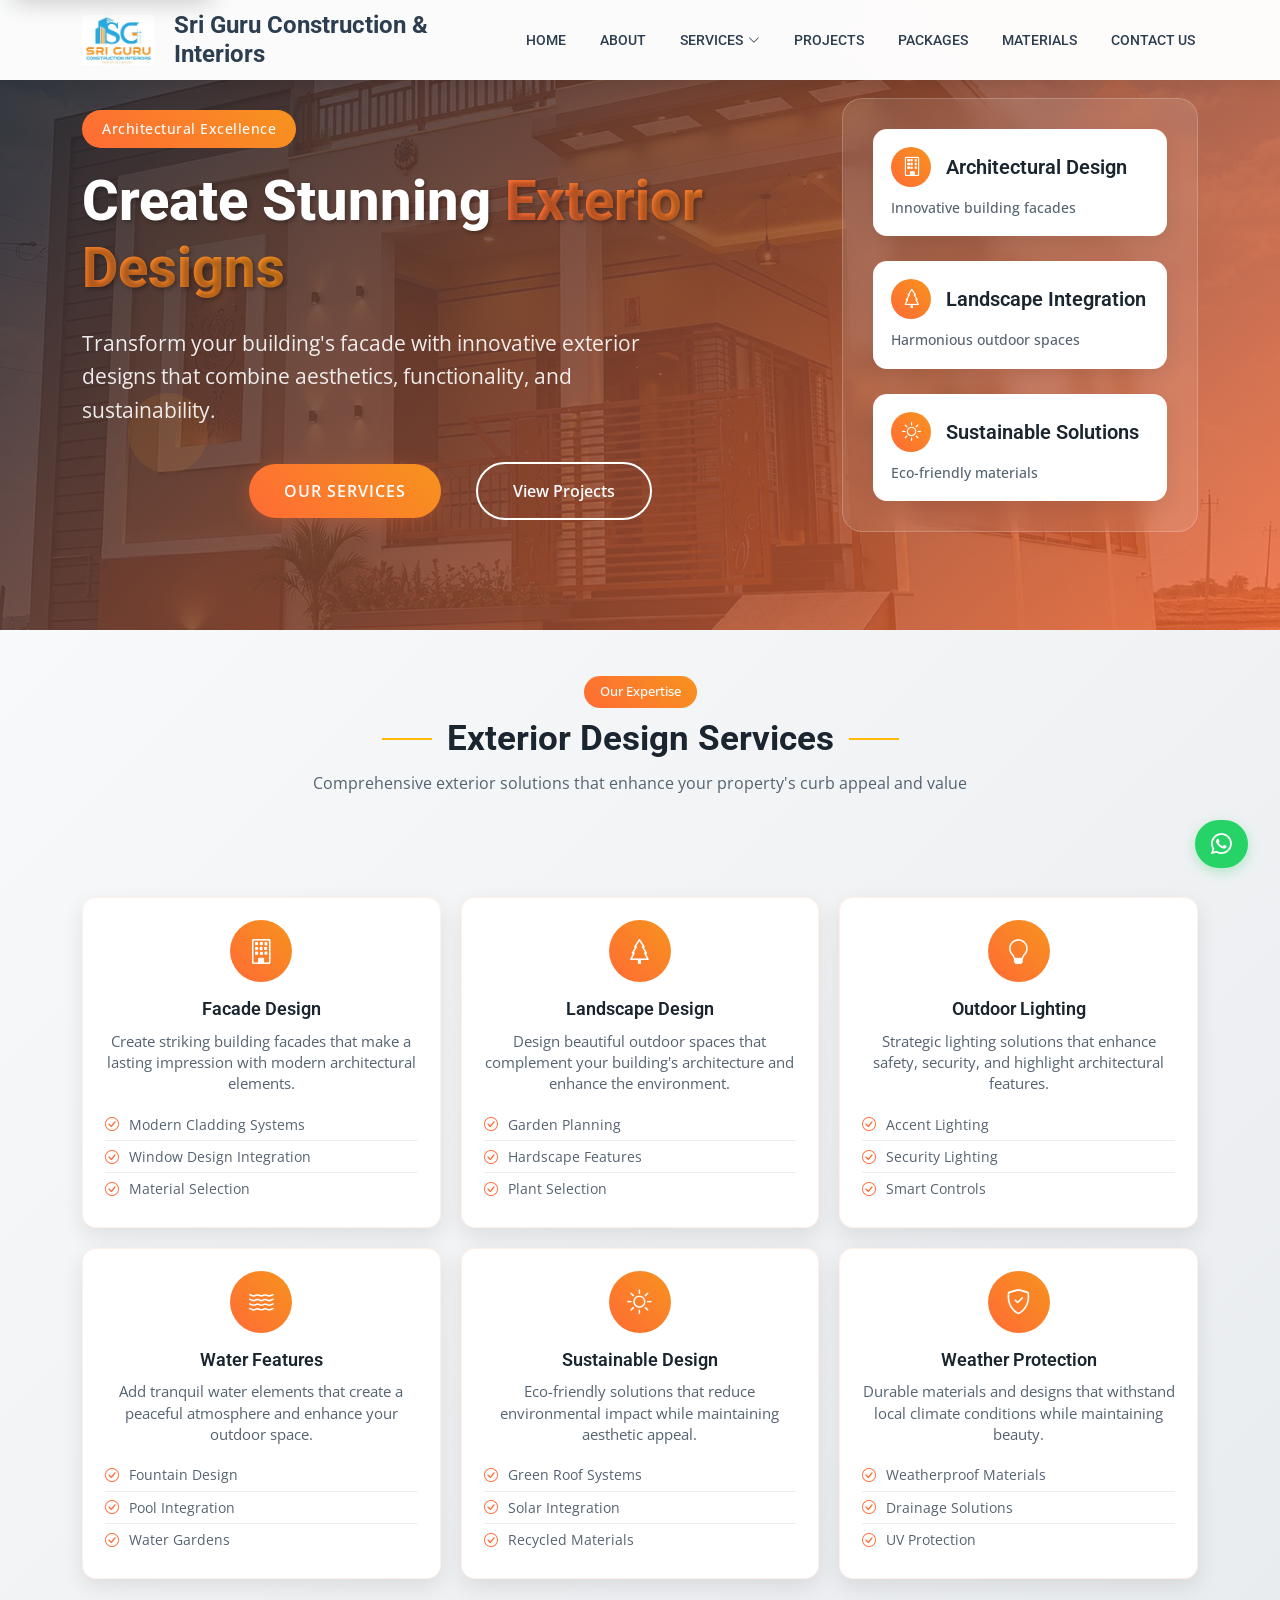
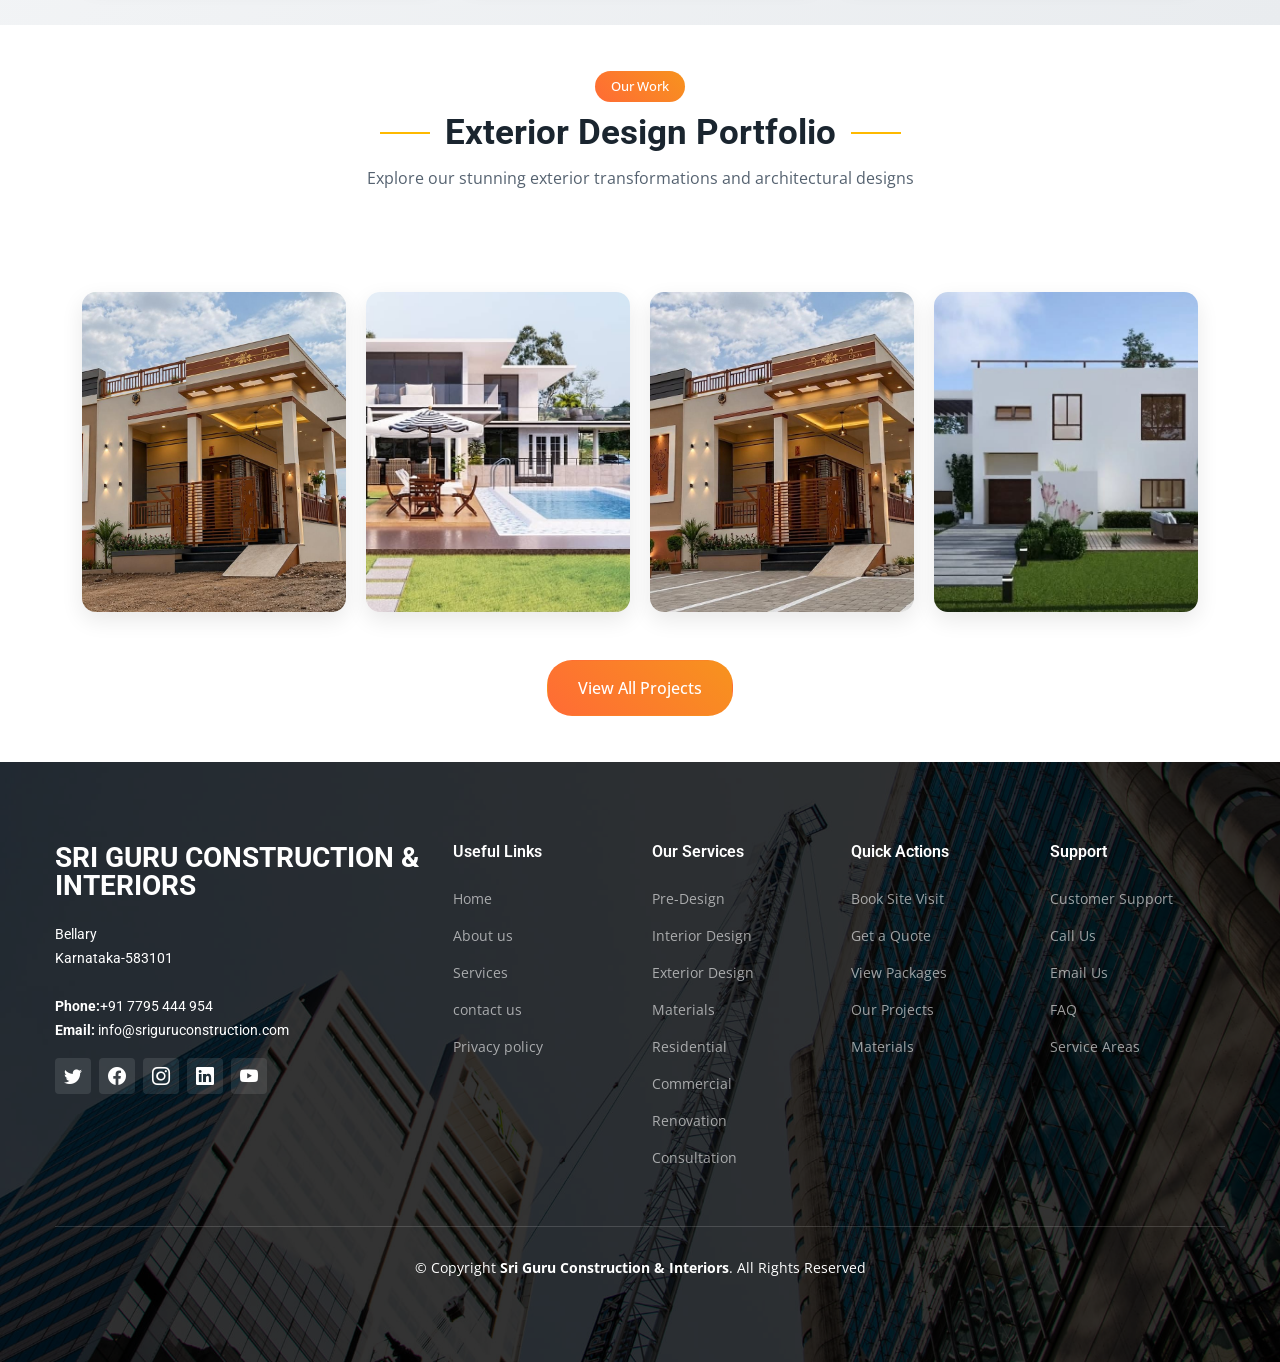
<file: exterior.html>
<!DOCTYPE html>
<html lang="en">

<head>
  <meta charset="utf-8">
  <meta content="width=device-width, initial-scale=1.0" name="viewport">
  <meta name="robots" content="index, follow">
  <meta name="author" content="Sri Guru Construction &amp; Interiors">
  <meta name="theme-color" content="#ff6b35">
  <meta name="format-detection" content="telephone=yes">

  <title>Exterior Design Services | Sri Guru Construction &amp; Interiors</title>
  <meta name="description" content="Exterior design and landscaping services in Bellary for facades, outdoor spaces, curb appeal, architectural styling, and property enhancement.">
  <meta content="exterior design Bellary, facade design, landscaping, outdoor design, building exterior, architectural design, property enhancement" name="keywords">
  <meta property="og:site_name" content="Sri Guru Construction &amp; Interiors">
  <meta property="og:type" content="website">
  <meta property="og:title" content="Exterior Design Services | Sri Guru Construction &amp; Interiors">
  <meta property="og:description" content="Exterior design and landscaping services in Bellary for facades, outdoor spaces, curb appeal, architectural styling, and property enhancement.">
  <meta property="og:image" content="images/new_logo.jpg">
  <meta name="twitter:card" content="summary_large_image">
  <meta name="twitter:title" content="Exterior Design Services | Sri Guru Construction &amp; Interiors">
  <meta name="twitter:description" content="Exterior design and landscaping services in Bellary for facades, outdoor spaces, curb appeal, architectural styling, and property enhancement.">
  <meta name="twitter:image" content="images/new_logo.jpg">

  <!-- Favicons -->
  <link href="assets/img/favicon.png?v=2" rel="icon">
  <link href="assets/img/apple-touch-icon.png?v=2" rel="apple-touch-icon">
  <link href="site.webmanifest?v=2" rel="manifest">
  <link rel="canonical" href="https://www.sriguruconstruction.com/exterior.html">
  <link rel="preload" as="image" href="images/EXTERIOR DESIGN/exterior_1.jpeg">
  <!-- Vendor CSS Files -->
  <link href="assets/vendor/bootstrap/css/bootstrap.min.css" rel="stylesheet">
  <link href="assets/vendor/bootstrap-icons/bootstrap-icons.css" rel="stylesheet">
  <link href="assets/vendor/fontawesome-free/css/all.min.css" rel="stylesheet">
  <link href="assets/vendor/aos/aos.css" rel="stylesheet">
  <link href="assets/vendor/glightbox/css/glightbox.min.css" rel="stylesheet">
  <link href="assets/vendor/swiper/swiper-bundle.min.css" rel="stylesheet">

  <!-- Template Main CSS File -->
  <link href="assets/css/main.css" rel="stylesheet">
  <!-- Google Fonts -->
  <link rel="preconnect" href="https://fonts.googleapis.com">
  <link rel="preconnect" href="https://fonts.gstatic.com" crossorigin>
  <link
    href="https://fonts.googleapis.com/css2?family=Open+Sans:ital,wght@0,300;0,400;0,500;0,600;0,700;1,300;1,400;1,600;1,700&family=Roboto:ital,wght@0,300;0,400;0,500;0,600;0,700;1,300;1,400;1,500;1,600;1,700&family=Work+Sans:ital,wght@0,300;0,400;0,500;0,600;0,700;1,300;1,400;1,500;1,600;1,700&display=swap"
    rel="stylesheet" media="print" onload="this.media='all'">
<style>
    /* Mobile navigation color and backdrop */
    @media (max-width: 1279px) {
      .header.scrolled .navbar a,
      .header.scrolled .navbar a:focus,
      .header.scrolled .navbar .dropdown ul li a,
      .header.scrolled .navbar .dropdown ul li a:focus {
        color: #2c3e50 !important;
      }
      
      .header.scrolled .navbar a:hover,
      .header.scrolled .navbar .active,
      .header.scrolled .navbar .active:focus,
      .header.scrolled .navbar li:hover > a,
      .header.scrolled .navbar .dropdown ul li a:hover {
        color: #ff6b35 !important;
      }
      
      .header.scrolled .navbar ul,
      .navbar ul {
        background: rgba(255, 255, 255, 0.95) !important;
        backdrop-filter: blur(20px) !important;
        -webkit-backdrop-filter: blur(20px) !important;
        border-left: 1px solid rgba(0, 0, 0, 0.05) !important;
      }
      
      .header.scrolled .navbar .dropdown ul,
      .navbar .dropdown ul {
        background: rgba(255, 255, 255, 0.98) !important;
        border: 1px solid rgba(44, 62, 80, 0.1) !important;
        backdrop-filter: blur(20px) !important;
        -webkit-backdrop-filter: blur(20px) !important;
      }
    }
    
    /* Logo positioning and sizing */
    .logo {
      margin-right: auto !important;
    }
    
    .logo img {
      width: 70px !important;
      height: 70px !important;
      margin-right: 20px !important;
      margin-left: -10px !important;
    }

    .exterior-hero .hero-features .feature-item {
      display: block !important;
      background: #ffffff !important;
      border-radius: 14px !important;
      padding: 18px !important;
      box-shadow: 0 8px 22px rgba(0, 0, 0, 0.09) !important;
    }

    .exterior-hero .hero-features .feature-item h5 {
      color: #1a252f !important;
    }

    .exterior-hero .hero-features .feature-item p {
      color: #556270 !important;
      font-weight: 500;
    }
  </style>

  <!-- =======================================================
  * Template Name: UpConstruction - v1.3.0
  * Template URL: https://bootstrapmade.com/upconstruction-bootstrap-construction-website-template/
  * Author: BootstrapMade.com
  * License: https://bootstrapmade.com/license/
  ======================================================== -->
  <script type="application/ld+json">
  {
    "@context": "https://schema.org",
    "@type": "LocalBusiness",
    "name": "Sri Guru Construction & Interiors",
    "description": "Construction, interiors, renovation, materials, packages, and consultation services in Bellary, Karnataka.",
    "telephone": "+91 7795 444 954",
    "email": "info@sriguruconstruction.com",
    "address": {
      "@type": "PostalAddress",
      "addressLocality": "Bellary",
      "addressRegion": "Karnataka",
      "addressCountry": "IN"
    },
    "areaServed": "Bellary, Karnataka",
    "priceRange": "$$",
    "sameAs": [
      "https://wa.me/917795444954",
      "https://www.instagram.com/sriguruconstruction_interiors",
      "https://youtube.com/@sriguruconstruction?si=ta1HYgKzeOpx0Ood"
    ],
    "knowsAbout": [
      "Residential construction",
      "Commercial construction",
      "Interior design",
      "Exterior design",
      "Renovation",
      "Construction consultation"
    ]
  }
  </script></head>

<body class="service-page">
  <a class="skip-link" href="#main">Skip to main content</a>

  <!-- ======= Header ======= -->
  <header id="header" class="header d-flex align-items-center">
    <div class="container-fluid container-xl d-flex align-items-center justify-content-between">

      <a href="index.html" class="logo d-flex align-items-center">
        <img decoding="async" fetchpriority="high" width="320" height="222" src="images/header-logo.jpg" alt="Sri Guru Construction &amp; Interiors" style="height: 60px; width: auto; margin-right: 15px;">
        <h1 style="color: #FF6B35; font-weight: 700;">Sri Guru Construction &amp; Interiors</h1>
      </a>

      <i class="mobile-nav-toggle mobile-nav-show bi bi-list" role="button" tabindex="0" aria-label="Open navigation menu" aria-controls="navbar" aria-expanded="false"></i>
      <i class="mobile-nav-toggle mobile-nav-hide d-none bi bi-x" role="button" tabindex="0" aria-label="Close navigation menu" aria-controls="navbar" aria-expanded="false"></i>
      <nav id="navbar" class="navbar" aria-label="Primary navigation">
        <ul>
          <li><a href="index.html">Home</a></li>
          <li><a href="about.html">About</a></li>
          <li class="dropdown"><a href="services.html"><span>Services</span> <i
                class="bi bi-chevron-down dropdown-indicator"></i></a>
            <ul>
              <li><a class="dropdown-item" href="interior.html"><i class="bi bi-house-door"></i> Interior Design</a></li>
              <li><a class="dropdown-item active" href="exterior.html"><i class="bi bi-building"></i> Exterior Design</a></li>
              <li><a class="dropdown-item" href="pre-design.html"><i class="bi bi-pencil-square"></i> Pre Design</a></li>
              <li><a class="dropdown-item" href="residential.html"><i class="bi bi-house-heart"></i> Residential</a></li>
              <li><a class="dropdown-item" href="commercial.html"><i class="bi bi-buildings"></i> Commercial</a></li>
              <li><a class="dropdown-item" href="renovation.html"><i class="bi bi-tools"></i> Renovation</a></li>
              <li><a class="dropdown-item" href="consultation.html"><i class="bi bi-chat-dots"></i> Consultation</a></li>
            </ul>
          </li>
          <li><a href="projects.html">Projects</a></li>
          <li><a href="packages.html">Packages</a></li>
          <li><a href="materials.html">Materials</a></li>
          <li><a href="contact_us.html">Contact Us</a></li>
        </ul>
      </nav><!-- .navbar -->

    </div>
  </header><!-- End Header -->

  <main id="main">

    <!-- ======= Enhanced Hero Section ======= -->
    <section class="exterior-hero" style="background: linear-gradient(135deg, rgba(26, 37, 47, 0.9), rgba(255, 107, 53, 0.8)), url('images/EXTERIOR DESIGN/exterior_1.jpeg'); background-size: cover; background-position: center; min-height: 70vh; display: flex; align-items: center; position: relative; overflow: hidden;">
      
      <!-- Animated Background Elements -->
      <div class="hero-decoration" style="position: absolute; top: 15%; right: 8%; width: 120px; height: 120px; background: rgba(255, 107, 53, 0.1); border-radius: 20px; transform: rotate(45deg); animation: float 8s ease-in-out infinite;"></div>
      <div class="hero-decoration" style="position: absolute; bottom: 25%; left: 10%; width: 80px; height: 80px; background: rgba(247, 147, 30, 0.1); border-radius: 50%; animation: float 6s ease-in-out infinite reverse;"></div>
      
      <div class="container position-relative" data-aos="fade-up">
        <div class="row align-items-center">
          <div class="col-lg-8">
            <span class="service-badge" style="display: inline-block; background: linear-gradient(45deg, #ff6b35, #f7931e); color: white; padding: 8px 20px; border-radius: 25px; font-size: 0.9rem; font-weight: 500; margin-bottom: 20px; letter-spacing: 0.5px;">Architectural Excellence</span>
            <h1 style="font-size: 3.5rem; font-weight: 800; color: white; line-height: 1.2; margin-bottom: 25px; text-shadow: 2px 2px 4px rgba(0,0,0,0.3);">
              Create Stunning <span style="background: linear-gradient(45deg, #ff6b35, #f7931e); -webkit-background-clip: text; -webkit-text-fill-color: transparent; background-clip: text;">Exterior Designs</span>
            </h1>
            <p style="font-size: 1.3rem; color: rgba(255,255,255,0.9); line-height: 1.6; margin-bottom: 35px; max-width: 600px;">
              Transform your building's facade with innovative exterior designs that combine aesthetics, functionality, and sustainability.
            </p>
            <div class="hero-actions">
              <a href="#services-showcase" class="btn btn-primary" style="background: linear-gradient(45deg, #ff6b35, #f7931e); border: none; padding: 15px 35px; border-radius: 50px; font-weight: 600; text-transform: uppercase; letter-spacing: 1px; margin-right: 15px; transition: all 0.3s ease; box-shadow: 0 5px 20px rgba(255, 107, 53, 0.3);">Our Services</a>
              <a href="#exterior-portfolio" class="btn btn-outline-light" style="padding: 15px 35px; border-radius: 50px; font-weight: 600; border: 2px solid white; transition: all 0.3s ease;">View Projects</a>
            </div>
          </div>
          <div class="col-lg-4 text-center" data-aos="fade-left" data-aos-delay="200">
            <div class="hero-features" style="background: rgba(255, 255, 255, 0.1); backdrop-filter: blur(10px); border-radius: 20px; padding: 30px; border: 1px solid rgba(255, 255, 255, 0.2);">
              <div class="feature-item" style="margin-bottom: 25px; text-align: left;">
                <div style="display: flex; align-items: center; margin-bottom: 10px;">
                  <div style="width: 40px; height: 40px; background: linear-gradient(45deg, #ff6b35, #f7931e); border-radius: 50%; display: flex; align-items: center; justify-content: center; margin-right: 15px;">
                    <i class="bi bi-building" style="color: white; font-size: 1.2rem;"></i>
                  </div>
                  <h5 style="color: white; margin: 0; font-weight: 600;">Architectural Design</h5>
                </div>
                <p style="color: rgba(255,255,255,0.8); margin: 0; font-size: 0.9rem;">Innovative building facades</p>
              </div>
              
              <div class="feature-item" style="margin-bottom: 25px; text-align: left;">
                <div style="display: flex; align-items: center; margin-bottom: 10px;">
                  <div style="width: 40px; height: 40px; background: linear-gradient(45deg, #ff6b35, #f7931e); border-radius: 50%; display: flex; align-items: center; justify-content: center; margin-right: 15px;">
                    <i class="bi bi-tree" style="color: white; font-size: 1.2rem;"></i>
                  </div>
                  <h5 style="color: white; margin: 0; font-weight: 600;">Landscape Integration</h5>
                </div>
                <p style="color: rgba(255,255,255,0.8); margin: 0; font-size: 0.9rem;">Harmonious outdoor spaces</p>
              </div>
              
              <div class="feature-item" style="text-align: left;">
                <div style="display: flex; align-items: center; margin-bottom: 10px;">
                  <div style="width: 40px; height: 40px; background: linear-gradient(45deg, #ff6b35, #f7931e); border-radius: 50%; display: flex; align-items: center; justify-content: center; margin-right: 15px;">
                    <i class="bi bi-sun" style="color: white; font-size: 1.2rem;"></i>
                  </div>
                  <h5 style="color: white; margin: 0; font-weight: 600;">Sustainable Solutions</h5>
                </div>
                <p style="color: rgba(255,255,255,0.8); margin: 0; font-size: 0.9rem;">Eco-friendly materials</p>
              </div>
            </div>
          </div>
        </div>
      </div>
    </section>

    <!-- ======= Services Showcase Section ======= -->
    <section id="services-showcase" class="py-5" style="background: linear-gradient(135deg, #f8f9fa 0%, #e9ecef 100%);">
      <div class="container">
        <div class="section-header text-center mb-5" data-aos="fade-up">
          <span class="section-badge" style="display: inline-block; background: linear-gradient(45deg, #ff6b35, #f7931e); color: white; padding: 8px 20px; border-radius: 25px; font-size: 0.9rem; font-weight: 500; margin-bottom: 15px;">Our Expertise</span>
          <h2 style="font-size: 2.8rem; font-weight: 700; color: #1a252f; margin-bottom: 20px;">Exterior Design Services</h2>
          <p style="font-size: 1.2rem; color: #556270; max-width: 700px; margin: 0 auto; line-height: 1.6;">Comprehensive exterior solutions that enhance your property's curb appeal and value</p>
        </div>

        <div class="row g-4">
          <div class="col-lg-4 col-md-6" data-aos="fade-up" data-aos-delay="100">
            <div class="service-card" style="background: white; border-radius: 20px; padding: 30px; text-align: center; box-shadow: 0 10px 30px rgba(0,0,0,0.1); transition: all 0.3s ease; border: 1px solid rgba(255, 107, 53, 0.1); height: 100%;">
              <div class="service-icon" style="width: 80px; height: 80px; background: linear-gradient(45deg, #ff6b35, #f7931e); border-radius: 50%; display: flex; align-items: center; justify-content: center; margin: 0 auto 25px; font-size: 2rem; color: white;">
                <i class="bi bi-building"></i>
              </div>
              <h4 style="color: #1a252f; font-weight: 600; margin-bottom: 15px; font-size: 1.4rem;">Facade Design</h4>
              <p style="color: #556270; line-height: 1.6; margin-bottom: 20px;">Create striking building facades that make a lasting impression with modern architectural elements.</p>
              <ul style="list-style: none; padding: 0; text-align: left;">
                <li style="padding: 8px 0; color: #556270; border-bottom: 1px solid #eee;"><i class="bi bi-check-circle" style="color: #ff6b35; margin-right: 10px;"></i>Modern Cladding Systems</li>
                <li style="padding: 8px 0; color: #556270; border-bottom: 1px solid #eee;"><i class="bi bi-check-circle" style="color: #ff6b35; margin-right: 10px;"></i>Window Design Integration</li>
                <li style="padding: 8px 0; color: #556270;"><i class="bi bi-check-circle" style="color: #ff6b35; margin-right: 10px;"></i>Material Selection</li>
              </ul>
            </div>
          </div>

          <div class="col-lg-4 col-md-6" data-aos="fade-up" data-aos-delay="200">
            <div class="service-card" style="background: white; border-radius: 20px; padding: 30px; text-align: center; box-shadow: 0 10px 30px rgba(0,0,0,0.1); transition: all 0.3s ease; border: 1px solid rgba(255, 107, 53, 0.1); height: 100%;">
              <div class="service-icon" style="width: 80px; height: 80px; background: linear-gradient(45deg, #ff6b35, #f7931e); border-radius: 50%; display: flex; align-items: center; justify-content: center; margin: 0 auto 25px; font-size: 2rem; color: white;">
                <i class="bi bi-tree"></i>
              </div>
              <h4 style="color: #1a252f; font-weight: 600; margin-bottom: 15px; font-size: 1.4rem;">Landscape Design</h4>
              <p style="color: #556270; line-height: 1.6; margin-bottom: 20px;">Design beautiful outdoor spaces that complement your building's architecture and enhance the environment.</p>
              <ul style="list-style: none; padding: 0; text-align: left;">
                <li style="padding: 8px 0; color: #556270; border-bottom: 1px solid #eee;"><i class="bi bi-check-circle" style="color: #ff6b35; margin-right: 10px;"></i>Garden Planning</li>
                <li style="padding: 8px 0; color: #556270; border-bottom: 1px solid #eee;"><i class="bi bi-check-circle" style="color: #ff6b35; margin-right: 10px;"></i>Hardscape Features</li>
                <li style="padding: 8px 0; color: #556270;"><i class="bi bi-check-circle" style="color: #ff6b35; margin-right: 10px;"></i>Plant Selection</li>
              </ul>
            </div>
          </div>

          <div class="col-lg-4 col-md-6" data-aos="fade-up" data-aos-delay="300">
            <div class="service-card" style="background: white; border-radius: 20px; padding: 30px; text-align: center; box-shadow: 0 10px 30px rgba(0,0,0,0.1); transition: all 0.3s ease; border: 1px solid rgba(255, 107, 53, 0.1); height: 100%;">
              <div class="service-icon" style="width: 80px; height: 80px; background: linear-gradient(45deg, #ff6b35, #f7931e); border-radius: 50%; display: flex; align-items: center; justify-content: center; margin: 0 auto 25px; font-size: 2rem; color: white;">
                <i class="bi bi-lightbulb"></i>
              </div>
              <h4 style="color: #1a252f; font-weight: 600; margin-bottom: 15px; font-size: 1.4rem;">Outdoor Lighting</h4>
              <p style="color: #556270; line-height: 1.6; margin-bottom: 20px;">Strategic lighting solutions that enhance safety, security, and highlight architectural features.</p>
              <ul style="list-style: none; padding: 0; text-align: left;">
                <li style="padding: 8px 0; color: #556270; border-bottom: 1px solid #eee;"><i class="bi bi-check-circle" style="color: #ff6b35; margin-right: 10px;"></i>Accent Lighting</li>
                <li style="padding: 8px 0; color: #556270; border-bottom: 1px solid #eee;"><i class="bi bi-check-circle" style="color: #ff6b35; margin-right: 10px;"></i>Security Lighting</li>
                <li style="padding: 8px 0; color: #556270;"><i class="bi bi-check-circle" style="color: #ff6b35; margin-right: 10px;"></i>Smart Controls</li>
              </ul>
            </div>
          </div>

          <div class="col-lg-4 col-md-6" data-aos="fade-up" data-aos-delay="400">
            <div class="service-card" style="background: white; border-radius: 20px; padding: 30px; text-align: center; box-shadow: 0 10px 30px rgba(0,0,0,0.1); transition: all 0.3s ease; border: 1px solid rgba(255, 107, 53, 0.1); height: 100%;">
              <div class="service-icon" style="width: 80px; height: 80px; background: linear-gradient(45deg, #ff6b35, #f7931e); border-radius: 50%; display: flex; align-items: center; justify-content: center; margin: 0 auto 25px; font-size: 2rem; color: white;">
                <i class="bi bi-water"></i>
              </div>
              <h4 style="color: #1a252f; font-weight: 600; margin-bottom: 15px; font-size: 1.4rem;">Water Features</h4>
              <p style="color: #556270; line-height: 1.6; margin-bottom: 20px;">Add tranquil water elements that create a peaceful atmosphere and enhance your outdoor space.</p>
              <ul style="list-style: none; padding: 0; text-align: left;">
                <li style="padding: 8px 0; color: #556270; border-bottom: 1px solid #eee;"><i class="bi bi-check-circle" style="color: #ff6b35; margin-right: 10px;"></i>Fountain Design</li>
                <li style="padding: 8px 0; color: #556270; border-bottom: 1px solid #eee;"><i class="bi bi-check-circle" style="color: #ff6b35; margin-right: 10px;"></i>Pool Integration</li>
                <li style="padding: 8px 0; color: #556270;"><i class="bi bi-check-circle" style="color: #ff6b35; margin-right: 10px;"></i>Water Gardens</li>
              </ul>
            </div>
          </div>

          <div class="col-lg-4 col-md-6" data-aos="fade-up" data-aos-delay="500">
            <div class="service-card" style="background: white; border-radius: 20px; padding: 30px; text-align: center; box-shadow: 0 10px 30px rgba(0,0,0,0.1); transition: all 0.3s ease; border: 1px solid rgba(255, 107, 53, 0.1); height: 100%;">
              <div class="service-icon" style="width: 80px; height: 80px; background: linear-gradient(45deg, #ff6b35, #f7931e); border-radius: 50%; display: flex; align-items: center; justify-content: center; margin: 0 auto 25px; font-size: 2rem; color: white;">
                <i class="bi bi-sun"></i>
              </div>
              <h4 style="color: #1a252f; font-weight: 600; margin-bottom: 15px; font-size: 1.4rem;">Sustainable Design</h4>
              <p style="color: #556270; line-height: 1.6; margin-bottom: 20px;">Eco-friendly solutions that reduce environmental impact while maintaining aesthetic appeal.</p>
              <ul style="list-style: none; padding: 0; text-align: left;">
                <li style="padding: 8px 0; color: #556270; border-bottom: 1px solid #eee;"><i class="bi bi-check-circle" style="color: #ff6b35; margin-right: 10px;"></i>Green Roof Systems</li>
                <li style="padding: 8px 0; color: #556270; border-bottom: 1px solid #eee;"><i class="bi bi-check-circle" style="color: #ff6b35; margin-right: 10px;"></i>Solar Integration</li>
                <li style="padding: 8px 0; color: #556270;"><i class="bi bi-check-circle" style="color: #ff6b35; margin-right: 10px;"></i>Recycled Materials</li>
              </ul>
            </div>
          </div>

          <div class="col-lg-4 col-md-6" data-aos="fade-up" data-aos-delay="600">
            <div class="service-card" style="background: white; border-radius: 20px; padding: 30px; text-align: center; box-shadow: 0 10px 30px rgba(0,0,0,0.1); transition: all 0.3s ease; border: 1px solid rgba(255, 107, 53, 0.1); height: 100%;">
              <div class="service-icon" style="width: 80px; height: 80px; background: linear-gradient(45deg, #ff6b35, #f7931e); border-radius: 50%; display: flex; align-items: center; justify-content: center; margin: 0 auto 25px; font-size: 2rem; color: white;">
                <i class="bi bi-shield-check"></i>
              </div>
              <h4 style="color: #1a252f; font-weight: 600; margin-bottom: 15px; font-size: 1.4rem;">Weather Protection</h4>
              <p style="color: #556270; line-height: 1.6; margin-bottom: 20px;">Durable materials and designs that withstand local climate conditions while maintaining beauty.</p>
              <ul style="list-style: none; padding: 0; text-align: left;">
                <li style="padding: 8px 0; color: #556270; border-bottom: 1px solid #eee;"><i class="bi bi-check-circle" style="color: #ff6b35; margin-right: 10px;"></i>Weatherproof Materials</li>
                <li style="padding: 8px 0; color: #556270; border-bottom: 1px solid #eee;"><i class="bi bi-check-circle" style="color: #ff6b35; margin-right: 10px;"></i>Drainage Solutions</li>
                <li style="padding: 8px 0; color: #556270;"><i class="bi bi-check-circle" style="color: #ff6b35; margin-right: 10px;"></i>UV Protection</li>
              </ul>
            </div>
          </div>
        </div>
      </div>
    </section>

    <!-- ======= Exterior Portfolio Gallery Section ======= -->
    <section id="exterior-portfolio" class="py-5" style="background: white;">
      <div class="container">
        <div class="section-header text-center mb-5" data-aos="fade-up">
          <span class="section-badge" style="display: inline-block; background: linear-gradient(45deg, #ff6b35, #f7931e); color: white; padding: 8px 20px; border-radius: 25px; font-size: 0.9rem; font-weight: 500; margin-bottom: 15px;">Our Work</span>
          <h2 style="font-size: 2.8rem; font-weight: 700; color: #1a252f; margin-bottom: 20px;">Exterior Design Portfolio</h2>
          <p style="font-size: 1.2rem; color: #556270; max-width: 700px; margin: 0 auto; line-height: 1.6;">Explore our stunning exterior transformations and architectural designs</p>
        </div>

        <div class="row g-4">
          <div class="col-lg-3 col-md-6" data-aos="fade-up" data-aos-delay="100">
            <div class="portfolio-item auto-slide-card" style="position: relative; overflow: hidden; border-radius: 20px; cursor: pointer; height: 400px; box-shadow: 0 8px 25px rgba(0,0,0,0.1);">
              <div class="auto-slide-container" data-images='["images/EXTERIOR DESIGN/exterior_1.jpeg"]'>
                <img loading="eager" decoding="async" src="images/EXTERIOR DESIGN/exterior_1.jpeg" alt="Completed residential exterior design" class="img-fluid auto-slide-img" style="width: 100%; height: 400px; object-fit: cover; object-position: center; transition: opacity 0.6s ease;">
              </div>
              <div class="portfolio-overlay" style="position: absolute; top: 0; left: 0; right: 0; bottom: 0; background: linear-gradient(135deg, rgba(255, 107, 53, 0.9), rgba(247, 147, 30, 0.8)); opacity: 0; transition: opacity 0.4s ease; display: flex; align-items: center; justify-content: center; flex-direction: column;">
                <h4 style="color: white; font-weight: 700; margin-bottom: 15px; font-size: 1.45rem;">Residential Exterior</h4>
                <p style="color: white; text-align: center; margin-bottom: 25px; font-size: 1rem; line-height: 1.5; padding: 0 20px;">Warm lighting, modern facade, and practical front elevation detailing.</p>
                <a href="images/EXTERIOR DESIGN/exterior_1.jpeg" class="btn btn-light glightbox" data-gallery="exterior-gallery" title="Residential Exterior" style="padding: 12px 25px; border-radius: 25px; font-weight: 600;">View Image</a>
              </div>
            </div>
          </div>

          <div class="col-lg-3 col-md-6" data-aos="fade-up" data-aos-delay="200">
            <div class="portfolio-item auto-slide-card" style="position: relative; overflow: hidden; border-radius: 20px; cursor: pointer; height: 400px; box-shadow: 0 8px 25px rgba(0,0,0,0.1);">
              <div class="auto-slide-container" data-images='["images/EXTERIOR DESIGN/exterior_2.jpeg"]'>
                <img loading="eager" decoding="async" src="images/EXTERIOR DESIGN/exterior_2.jpeg" alt="Modern villa exterior with outdoor pool" class="img-fluid auto-slide-img" style="width: 100%; height: 400px; object-fit: cover; object-position: center; transition: opacity 0.6s ease;">
              </div>
              <div class="portfolio-overlay" style="position: absolute; top: 0; left: 0; right: 0; bottom: 0; background: linear-gradient(135deg, rgba(255, 107, 53, 0.9), rgba(247, 147, 30, 0.8)); opacity: 0; transition: opacity 0.4s ease; display: flex; align-items: center; justify-content: center; flex-direction: column;">
                <h4 style="color: white; font-weight: 700; margin-bottom: 15px; font-size: 1.45rem;">Villa Exterior</h4>
                <p style="color: white; text-align: center; margin-bottom: 25px; font-size: 1rem; line-height: 1.5; padding: 0 20px;">Clean villa styling with outdoor living, landscape, and poolside planning.</p>
                <a href="images/EXTERIOR DESIGN/exterior_2.jpeg" class="btn btn-light glightbox" data-gallery="exterior-gallery" title="Villa Exterior" style="padding: 12px 25px; border-radius: 25px; font-weight: 600;">View Image</a>
              </div>
            </div>
          </div>

          <div class="col-lg-3 col-md-6" data-aos="fade-up" data-aos-delay="300">
            <div class="portfolio-item auto-slide-card" style="position: relative; overflow: hidden; border-radius: 20px; cursor: pointer; height: 400px; box-shadow: 0 8px 25px rgba(0,0,0,0.1);">
              <div class="auto-slide-container" data-images='["images/EXTERIOR DESIGN/exterior_3.jpeg"]'>
                <img loading="eager" decoding="async" src="images/EXTERIOR DESIGN/exterior_3.jpeg" alt="Premium home exterior elevation" class="img-fluid auto-slide-img" style="width: 100%; height: 400px; object-fit: cover; object-position: center; transition: opacity 0.6s ease;">
              </div>
              <div class="portfolio-overlay" style="position: absolute; top: 0; left: 0; right: 0; bottom: 0; background: linear-gradient(135deg, rgba(255, 107, 53, 0.9), rgba(247, 147, 30, 0.8)); opacity: 0; transition: opacity 0.4s ease; display: flex; align-items: center; justify-content: center; flex-direction: column;">
                <h4 style="color: white; font-weight: 700; margin-bottom: 15px; font-size: 1.45rem;">Premium Elevation</h4>
                <p style="color: white; text-align: center; margin-bottom: 25px; font-size: 1rem; line-height: 1.5; padding: 0 20px;">Facade lighting, entry feature wall, and coordinated exterior finishes.</p>
                <a href="images/EXTERIOR DESIGN/exterior_3.jpeg" class="btn btn-light glightbox" data-gallery="exterior-gallery" title="Premium Elevation" style="padding: 12px 25px; border-radius: 25px; font-weight: 600;">View Image</a>
              </div>
            </div>
          </div>

          <div class="col-lg-3 col-md-6" data-aos="fade-up" data-aos-delay="400">
            <div class="portfolio-item auto-slide-card" style="position: relative; overflow: hidden; border-radius: 20px; cursor: pointer; height: 400px; box-shadow: 0 8px 25px rgba(0,0,0,0.1);">
              <div class="auto-slide-container" data-images='["images/EXTERIOR DESIGN/exterior_4.jpeg"]'>
                <img loading="eager" decoding="async" src="images/EXTERIOR DESIGN/exterior_4.jpeg" alt="Minimal modern exterior design" class="img-fluid auto-slide-img" style="width: 100%; height: 400px; object-fit: cover; object-position: center; transition: opacity 0.6s ease;">
              </div>
              <div class="portfolio-overlay" style="position: absolute; top: 0; left: 0; right: 0; bottom: 0; background: linear-gradient(135deg, rgba(255, 107, 53, 0.9), rgba(247, 147, 30, 0.8)); opacity: 0; transition: opacity 0.4s ease; display: flex; align-items: center; justify-content: center; flex-direction: column;">
                <h4 style="color: white; font-weight: 700; margin-bottom: 15px; font-size: 1.45rem;">Modern Facade</h4>
                <p style="color: white; text-align: center; margin-bottom: 25px; font-size: 1rem; line-height: 1.5; padding: 0 20px;">Minimal facade composition with green pockets and outdoor seating.</p>
                <a href="images/EXTERIOR DESIGN/exterior_4.jpeg" class="btn btn-light glightbox" data-gallery="exterior-gallery" title="Modern Facade" style="padding: 12px 25px; border-radius: 25px; font-weight: 600;">View Image</a>
              </div>
            </div>
          </div>
        </div>

        <div class="text-center mt-5" data-aos="fade-up">
          <a href="projects.html" class="btn" style="background: linear-gradient(45deg, #ff6b35, #f7931e); color: white; padding: 15px 30px; border-radius: 25px; text-decoration: none; font-weight: 500; transition: all 0.3s ease;">View All Projects</a>
        </div>
      </div>
    </section>

    <style>
      .portfolio-item:hover .portfolio-overlay {
        opacity: 1;
      }

      .btn:hover {
        transform: translateY(-2px);
        box-shadow: 0 8px 25px rgba(0,0,0,0.2);
      }

      .auto-slide-card:hover .auto-slide-img {
        transform: scale(1.05);
      }

      @media (max-width: 768px) {
        .portfolio-item {
          height: 250px !important;
        }
        
        .auto-slide-img {
          height: 250px !important;
        }
      }
    </style>

    <script>
      document.addEventListener('DOMContentLoaded', function() {
        // Auto-sliding card functionality with enhanced features
        const autoSlideCards = document.querySelectorAll('.auto-slide-card');
        
        autoSlideCards.forEach((card, cardIndex) => {
          const container = card.querySelector('.auto-slide-container');
          const img = card.querySelector('.auto-slide-img');
          const overlay = card.querySelector('.portfolio-overlay');
          const images = JSON.parse(container.dataset.images);
          
          let currentIndex = 0;
          let slideInterval;
          let isHovered = false;
          
          // Staggered start timing for each card (0.8s apart)
          const startDelay = cardIndex * 800;
          
          function showNextImage() {
            if (!isHovered && images.length > 1) {
              currentIndex = (currentIndex + 1) % images.length;
              
              // Create smooth fade effect
              img.style.opacity = '0';
              
              setTimeout(() => {
                img.src = images[currentIndex];
                img.style.opacity = '1';
              }, 300);
            }
          }
          
          function startSlideshow() {
            if (!isHovered) {
              slideInterval = setInterval(showNextImage, 3000);
            }
          }
          
          function stopSlideshow() {
            clearInterval(slideInterval);
          }
          
          // Start slideshow with staggered timing
          setTimeout(() => {
            startSlideshow();
          }, startDelay);
          
          // Enhanced hover controls - pause/resume on hover with overlay
          card.addEventListener('mouseenter', () => {
            isHovered = true;
            stopSlideshow();
            if (overlay) overlay.style.opacity = '1';
          });
          
          card.addEventListener('mouseleave', () => {
            isHovered = false;
            if (overlay) overlay.style.opacity = '0';
            startSlideshow();
          });
          
          // Cleanup on page unload
          window.addEventListener('beforeunload', () => {
            stopSlideshow();
          });
        });
        
        // Additional portfolio hover effects
        const portfolioItems = document.querySelectorAll('.portfolio-item');
        portfolioItems.forEach(item => {
          item.addEventListener('mouseenter', () => {
            item.style.transform = 'translateY(-8px)';
            item.style.boxShadow = '0 15px 35px rgba(0,0,0,0.2)';
          });
          
          item.addEventListener('mouseleave', () => {
            item.style.transform = 'translateY(0)';
            item.style.boxShadow = '0 8px 25px rgba(0,0,0,0.1)';
          });
        });
      });
    </script>

  </main><!-- End #main -->

  <!-- ======= Footer ======= -->
  <!-- ======= Footer ======= -->
  <footer id="footer" class="footer">

    <div class="footer-content position-relative">
      <div class="container">
        <div class="row">

          <div class="col-lg-4 col-md-6">
            <div class="footer-info">
              <h3>Sri Guru Construction &amp; Interiors</h3>
              <p>
                Bellary<br>
                Karnataka-583101<br><br>
                <strong>Phone:</strong>+91 7795 444 954<br>
                <strong>Email:</strong> info@sriguruconstruction.com <br>
              </p>
              <div class="social-links d-flex mt-3">
                <a href="https://x.com/SRIGURUBALLARI?t=zPbH2nMmY1L3iWlRigHGrg&s=09" class="d-flex align-items-center justify-content-center" target="_blank" rel="noopener noreferrer" aria-label="Twitter"><i class="bi bi-twitter"></i></a>
                <a href="https://www.facebook.com/share/1G8xmAV1fe/" class="d-flex align-items-center justify-content-center" target="_blank" rel="noopener noreferrer" aria-label="Facebook"><i class="bi bi-facebook"></i></a>
                <a href="https://www.instagram.com/sriguruconstruction_interiors?utm_source=qr&igsh=MXUxeXFtY3U4a3g5aw==" class="d-flex align-items-center justify-content-center" target="_blank" rel="noopener noreferrer" aria-label="Instagram"><i class="bi bi-instagram"></i></a>
                <a href="https://www.linkedin.com/posts/sri-guru-construction-interiors_construction-interiors-ballari-activity-7369368902499254273-5vkv?utm_source=share&utm_medium=member_android&rcm=ACoAAC0hD0YBMrR6lHUBa6DHuTX8ilPDUBI9nIo" class="d-flex align-items-center justify-content-center" target="_blank" rel="noopener noreferrer" aria-label="LinkedIn"><i class="bi bi-linkedin"></i></a>
                <a href="https://youtube.com/@sriguruconstruction?si=ta1HYgKzeOpx0Ood" class="d-flex align-items-center justify-content-center" target="_blank" rel="noopener noreferrer" aria-label="YouTube"><i class="bi bi-youtube"></i></a>
              </div>
            </div>
          </div><!-- End footer info column-->

          <div class="col-lg-2 col-md-3 footer-links">
            <h4>Useful Links</h4>
            <ul>
              <li><a href="index.html">Home</a></li>
              <li><a href="about.html">About us</a></li>
              <li><a href="services.html">Services</a></li>
              <li><a href="contact_us.html">contact us</a></li>
              <li><a href="contact_us.html">Privacy policy</a></li>
            </ul>
          </div><!-- End footer links column-->

          <div class="col-lg-2 col-md-3 footer-links">
            <h4>Our Services</h4>
            <ul>
              <li><a href="pre-design.html">Pre-Design</a></li>
              <li><a href="interior.html">Interior Design</a></li>
              <li><a href="exterior.html">Exterior Design</a></li>
              <li><a href="materials.html">Materials</a></li>
              <li><a href="residential.html">Residential</a></li>
              <li><a href="commercial.html">Commercial</a></li>
              <li><a href="renovation.html">Renovation</a></li>
              <li><a href="consultation.html">Consultation</a></li>
            </ul>
          </div><!-- End footer links column-->

          <div class="col-lg-2 col-md-3 footer-links">
            <h4>Quick Actions</h4>
            <ul>
              <li><a href="contact_us.html">Book Site Visit</a></li>
              <li><a href="contact_us.html">Get a Quote</a></li>
              <li><a href="packages.html">View Packages</a></li>
              <li><a href="projects.html">Our Projects</a></li>
              <li><a href="materials.html">Materials</a></li>
            </ul>
          </div><!-- End footer links column-->

          <div class="col-lg-2 col-md-3 footer-links">
            <h4>Support</h4>
            <ul>
              <li><a href="contact_us.html">Customer Support</a></li>
              <li><a href="tel:+917795444954">Call Us</a></li>
              <li><a href="mailto:info@sriguruconstruction.com">Email Us</a></li>
              <li><a href="contact_us.html">FAQ</a></li>
              <li><a href="contact_us.html">Service Areas</a></li>
            </ul>
          </div><!-- End footer links column-->

        </div>
      </div>
    </div>
    <a href="https://wa.me/917795444954?text=Hi! I am interested in your construction and interior design services." class="whatsapp" target="_blank" rel="noopener noreferrer" aria-label="Chat with Sri Guru Construction &amp; Interiors on WhatsApp">
      <i class="fab fa-whatsapp"></i>
    </a>
    <div class="footer-legal text-center position-relative">
      <div class="container">
        <div class="copyright">
          &copy; Copyright <strong><span>Sri Guru Construction &amp; Interiors</span></strong>. All Rights Reserved
        </div>
        <div class="credits">
          <!-- All the links in the footer should remain intact. -->
          <!-- You can delete the links only if you purchased the pro version. -->
          <!-- Licensing information: https://bootstrapmade.com/license/ -->
          <!-- Purchase the pro version with working PHP/AJAX contact form: https://bootstrapmade.com/upconstruction-bootstrap-construction-website-template/ -->
        </div>
      </div>
    </div>

  </footer>
  <!-- End Footer -->
  <!-- Vendor JS Files -->
  <script src="assets/vendor/bootstrap/js/bootstrap.bundle.min.js"></script>
  <script src="assets/vendor/aos/aos.js"></script>
  <script src="assets/vendor/glightbox/js/glightbox.min.js"></script>
  <script src="assets/vendor/isotope-layout/isotope.pkgd.min.js"></script>
  <script src="assets/vendor/swiper/swiper-bundle.min.js"></script>
  <script src="assets/vendor/purecounter/purecounter_vanilla.js"></script>

  <!-- Template Main JS File -->
  <script src="assets/js/main.js"></script>

  <!-- Header scroll effect script -->
  <script>
    document.addEventListener('DOMContentLoaded', function() {
      // Header scroll effect (same as index page)
      const header = document.getElementById('header');
      
      // Add an event listener to the window's scroll event
      window.addEventListener('scroll', () => {
        // Check if the window has scrolled down
        if (window.scrollY > 100) {
          // Add the 'scrolled' class to the header
          header.classList.add('scrolled');
        } else {
          // Remove the 'scrolled' class from the header
          header.classList.remove('scrolled');
        }
      });
    });
  </script>

</body>

</html>
</file>
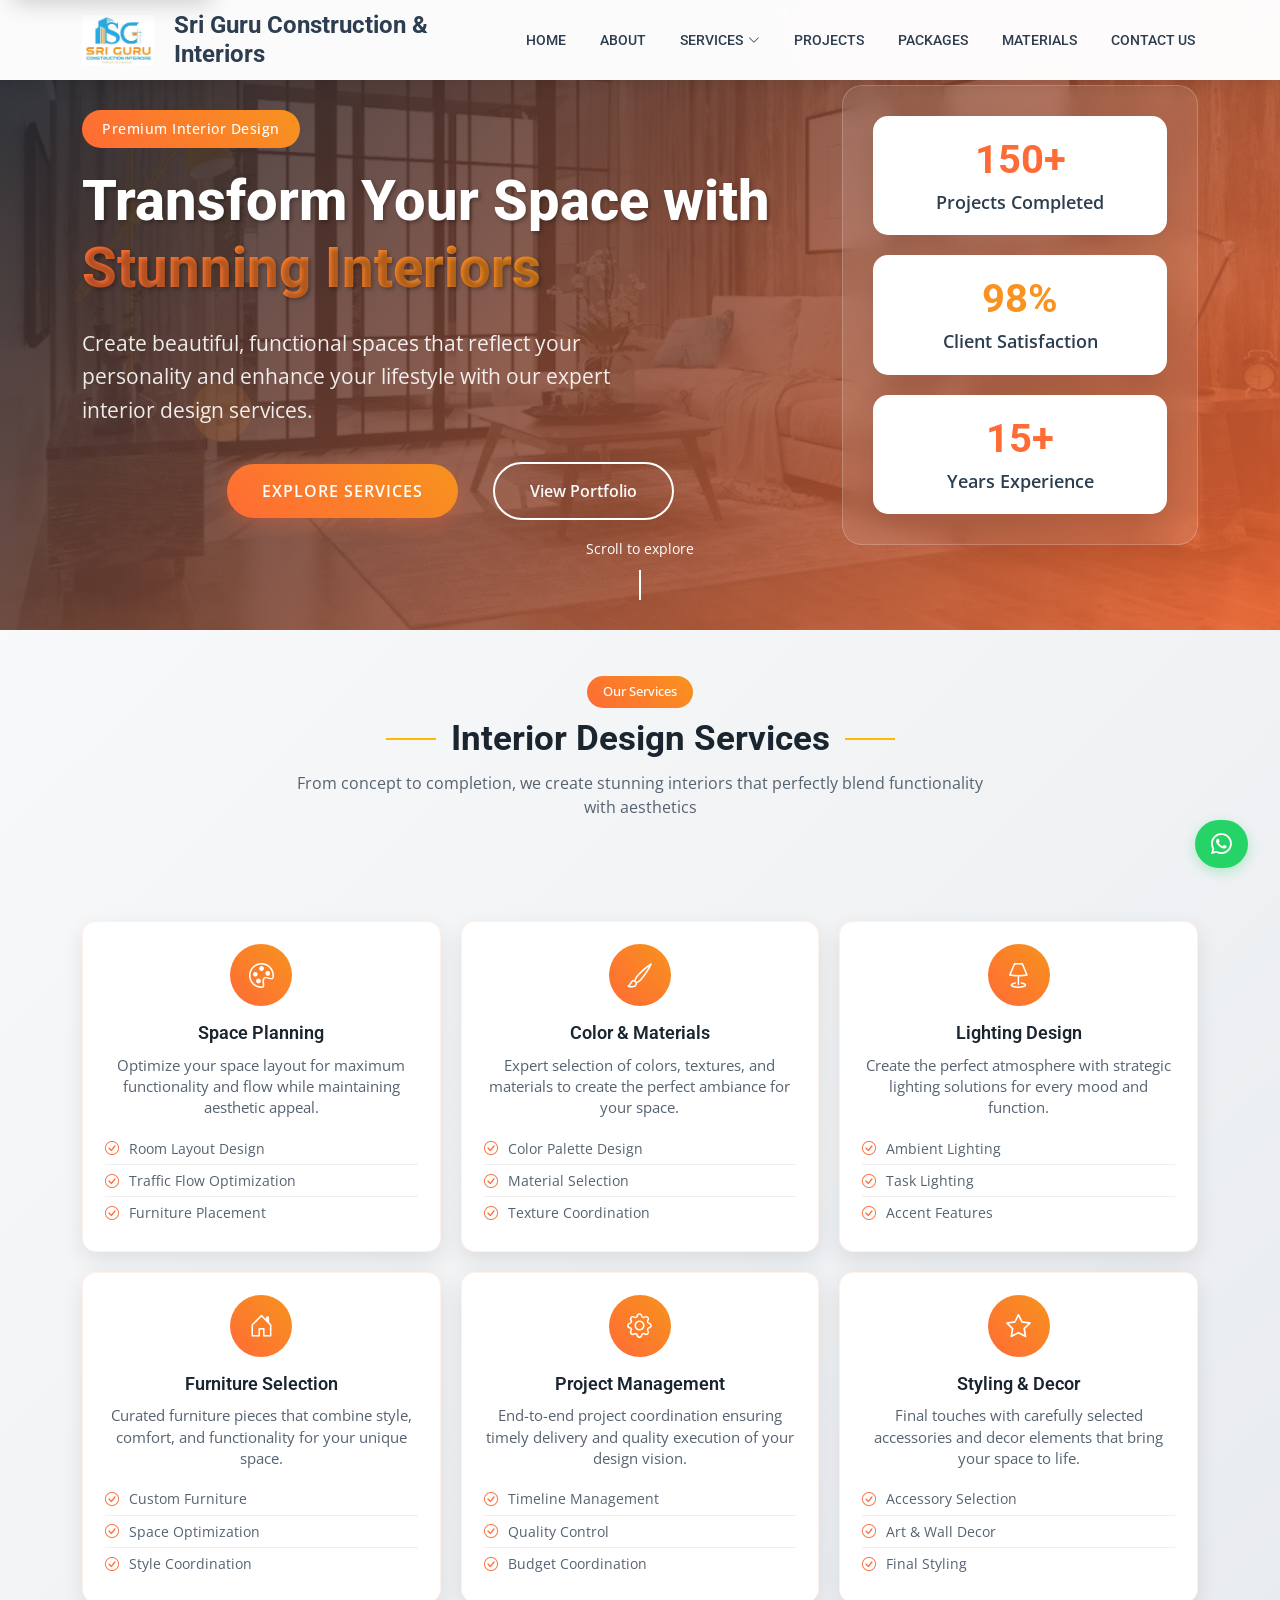
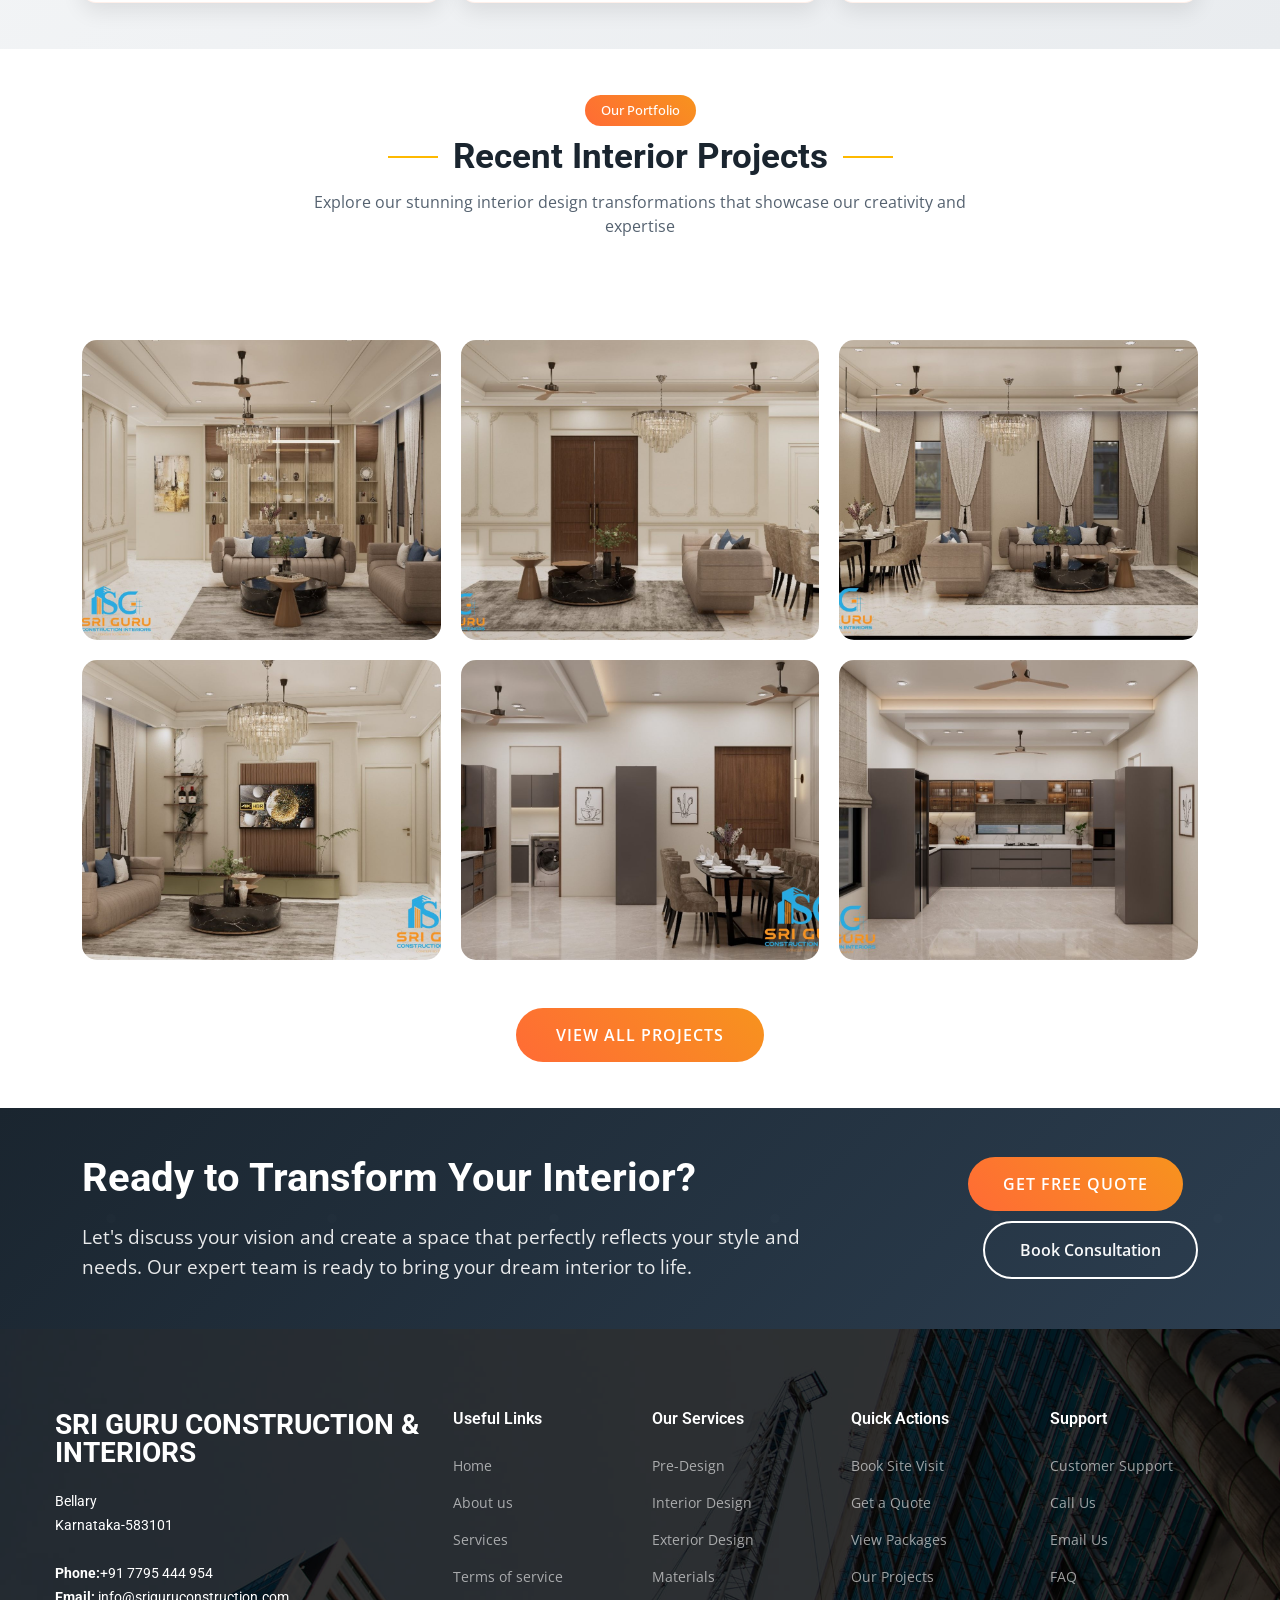
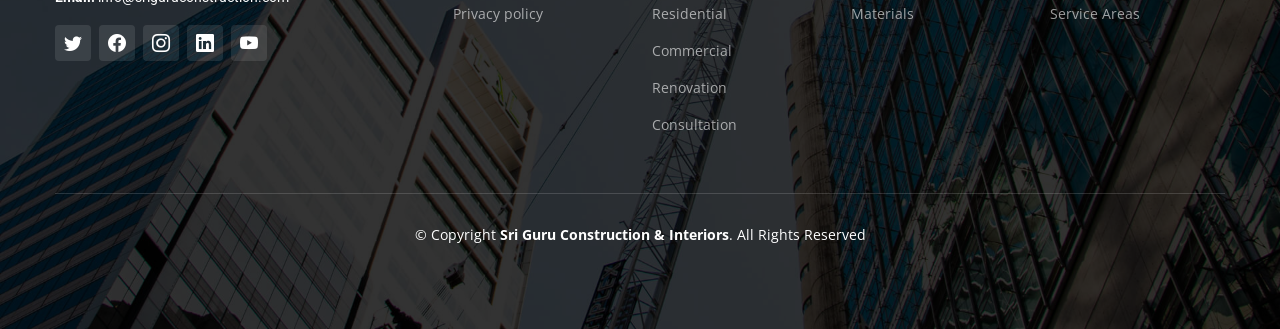
<file: interior.html>
<!DOCTYPE html>
<html lang="en">

<head>
  <meta charset="utf-8">
  <meta content="width=device-width, initial-scale=1.0" name="viewport">
  <meta name="robots" content="index, follow">
  <meta name="author" content="Sri Guru Construction &amp; Interiors">
  <meta name="theme-color" content="#ff6b35">
  <meta name="format-detection" content="telephone=yes">

  <title>Interior Design Services | Sri Guru Construction &amp; Interiors</title>
  <meta name="description" content="Premium interior design services in Bellary, including modular kitchens, furniture, false ceilings, lighting, and complete home interiors.">
  <meta content="interior design Bellary, home interiors, modular kitchen, false ceiling, furniture design, interior decorator, space planning" name="keywords">
  <meta property="og:site_name" content="Sri Guru Construction &amp; Interiors">
  <meta property="og:type" content="website">
  <meta property="og:title" content="Interior Design Services | Sri Guru Construction &amp; Interiors">
  <meta property="og:description" content="Premium interior design services in Bellary, including modular kitchens, furniture, false ceilings, lighting, and complete home interiors.">
  <meta property="og:image" content="images/new_logo.jpg">
  <meta name="twitter:card" content="summary_large_image">
  <meta name="twitter:title" content="Interior Design Services | Sri Guru Construction &amp; Interiors">
  <meta name="twitter:description" content="Premium interior design services in Bellary, including modular kitchens, furniture, false ceilings, lighting, and complete home interiors.">
  <meta name="twitter:image" content="images/new_logo.jpg">

  <!-- Favicons -->
  <link href="assets/img/favicon.png?v=2" rel="icon">
  <link href="assets/img/apple-touch-icon.png?v=2" rel="apple-touch-icon">
  <link href="site.webmanifest?v=2" rel="manifest">
  <link rel="canonical" href="https://www.sriguruconstruction.com/interior.html">
  <link rel="preload" as="image" href="images/interior_design.jpg">
  <!-- Vendor CSS Files -->
  <link href="assets/vendor/bootstrap/css/bootstrap.min.css" rel="stylesheet">
  <link href="assets/vendor/bootstrap-icons/bootstrap-icons.css" rel="stylesheet">
  <link href="assets/vendor/fontawesome-free/css/all.min.css" rel="stylesheet">
  <link href="assets/vendor/aos/aos.css" rel="stylesheet">
  <link href="assets/vendor/glightbox/css/glightbox.min.css" rel="stylesheet">
  <link href="assets/vendor/swiper/swiper-bundle.min.css" rel="stylesheet">

  <!-- Template Main CSS File -->
  <link href="assets/css/main.css" rel="stylesheet">
  <!-- Google Fonts -->
  <link rel="preconnect" href="https://fonts.googleapis.com">
  <link rel="preconnect" href="https://fonts.gstatic.com" crossorigin>
  <link
    href="https://fonts.googleapis.com/css2?family=Open+Sans:ital,wght@0,300;0,400;0,500;0,600;0,700;1,300;1,400;1,600;1,700&family=Roboto:ital,wght@0,300;0,400;0,500;0,600;0,700;1,300;1,400;1,500;1,600;1,700&family=Work+Sans:ital,wght@0,300;0,400;0,500;0,600;0,700;1,300;1,400;1,500;1,600;1,700&display=swap"
    rel="stylesheet" media="print" onload="this.media='all'">
<style>
    /* Enhanced Animations */
    @keyframes float {
      0%, 100% { transform: translateY(0px); }
      50% { transform: translateY(-20px); }
    }

    @keyframes pulse {
      0%, 100% { opacity: 1; }
      50% { opacity: 0.5; }
    }

    /* Service Card Hover Effects */
    .service-card:hover {
      transform: translateY(-10px);
      box-shadow: 0 20px 40px rgba(255, 107, 53, 0.2) !important;
    }

    .service-card:hover .service-icon {
      transform: scale(1.1);
    }

    /* Logo positioning and sizing */
    .logo {
      margin-right: auto !important;
    }
    
    .logo img {
      width: 70px !important;
      height: 70px !important;
      margin-right: 20px !important;
      margin-left: -10px !important;
    }
    
    /* Responsive Design */
    @media (max-width: 768px) {
      .interior-hero h1 {
        font-size: 2.5rem !important;
      }
      
      .hero-stats {
        margin-top: 30px;
      }
      
      .hero-actions .btn {
        display: block;
        margin-bottom: 15px;
        margin-right: 0 !important;
      }
    }

    /* Portfolio Gallery Styles */
    .portfolio-item {
      position: relative;
      overflow: hidden;
      border-radius: 15px;
      cursor: pointer;
    }

    .portfolio-item img {
      transition: transform 0.3s ease;
    }

    .portfolio-item:hover img {
      transform: scale(1.05);
    }

    .portfolio-overlay {
      position: absolute;
      top: 0;
      left: 0;
      right: 0;
      bottom: 0;
      background: linear-gradient(45deg, rgba(255, 107, 53, 0.9), rgba(247, 147, 30, 0.9));
      opacity: 0;
      transition: opacity 0.3s ease;
      display: flex;
      align-items: center;
      justify-content: center;
      flex-direction: column;
    }

    .portfolio-item:hover .portfolio-overlay {
      opacity: 1;
    }

    .cta-section {
      background: linear-gradient(135deg, #1a252f 0%, #2c3e50 100%);
      position: relative;
      overflow: hidden;
    }

    .cta-section::before {
      content: '';
      position: absolute;
      top: 0;
      left: 0;
      right: 0;
      bottom: 0;
      background: url('data:image/svg+xml,<svg xmlns="http://www.w3.org/2000/svg" viewBox="0 0 100 100"><circle cx="50" cy="50" r="2" fill="rgba(255,255,255,0.1)"/></svg>') repeat;
      opacity: 0.1;
    }
  </style>

  <style>
    /* Mobile navigation color and backdrop */
    @media (max-width: 1279px) {
      .header.scrolled .navbar a,
      .header.scrolled .navbar a:focus,
      .header.scrolled .navbar .dropdown ul li a,
      .header.scrolled .navbar .dropdown ul li a:focus {
        color: #2c3e50 !important;
      }
      
      .header.scrolled .navbar a:hover,
      .header.scrolled .navbar .active,
      .header.scrolled .navbar .active:focus,
      .header.scrolled .navbar li:hover > a,
      .header.scrolled .navbar .dropdown ul li a:hover {
        color: #ff6b35 !important;
      }
      
      .header.scrolled .navbar ul,
      .navbar ul {
        background: rgba(255, 255, 255, 0.95) !important;
        backdrop-filter: blur(20px) !important;
        -webkit-backdrop-filter: blur(20px) !important;
        border-left: 1px solid rgba(0, 0, 0, 0.05) !important;
      }
      
      .header.scrolled .navbar .dropdown ul,
      .navbar .dropdown ul {
        background: rgba(255, 255, 255, 0.98) !important;
        border: 1px solid rgba(44, 62, 80, 0.1) !important;
        backdrop-filter: blur(20px) !important;
        -webkit-backdrop-filter: blur(20px) !important;
      }
    }
  </style>

  <!-- =======================================================
  * Template Name: UpConstruction - v1.3.0
  * Template URL: https://bootstrapmade.com/upconstruction-bootstrap-construction-website-template/
  * Author: BootstrapMade.com
  * License: https://bootstrapmade.com/license/
  ======================================================== -->
  <script type="application/ld+json">
  {
    "@context": "https://schema.org",
    "@type": "LocalBusiness",
    "name": "Sri Guru Construction & Interiors",
    "description": "Construction, interiors, renovation, materials, packages, and consultation services in Bellary, Karnataka.",
    "telephone": "+91 7795 444 954",
    "email": "info@sriguruconstruction.com",
    "address": {
      "@type": "PostalAddress",
      "addressLocality": "Bellary",
      "addressRegion": "Karnataka",
      "addressCountry": "IN"
    },
    "areaServed": "Bellary, Karnataka",
    "priceRange": "$$",
    "sameAs": [
      "https://wa.me/917795444954",
      "https://www.instagram.com/sriguruconstruction_interiors",
      "https://youtube.com/@sriguruconstruction?si=ta1HYgKzeOpx0Ood"
    ],
    "knowsAbout": [
      "Residential construction",
      "Commercial construction",
      "Interior design",
      "Exterior design",
      "Renovation",
      "Construction consultation"
    ]
  }
  </script></head>

<body class="service-page">
  <a class="skip-link" href="#main">Skip to main content</a>

  <!-- ======= Header ======= -->
  <header id="header" class="header d-flex align-items-center">
    <div class="container-fluid container-xl d-flex align-items-center justify-content-between">

      <a href="index.html" class="logo d-flex align-items-center">
        <img decoding="async" fetchpriority="high" width="320" height="222" src="images/header-logo.jpg" alt="Sri Guru Construction &amp; Interiors" style="height: 60px; width: auto; margin-right: 15px;">
        <h1 style="color: #FF6B35; font-weight: 700;">Sri Guru Construction &amp; Interiors</h1>
      </a>

      <i class="mobile-nav-toggle mobile-nav-show bi bi-list" role="button" tabindex="0" aria-label="Open navigation menu" aria-controls="navbar" aria-expanded="false"></i>
      <i class="mobile-nav-toggle mobile-nav-hide d-none bi bi-x" role="button" tabindex="0" aria-label="Close navigation menu" aria-controls="navbar" aria-expanded="false"></i>
      <nav id="navbar" class="navbar" aria-label="Primary navigation">
        <ul>
          <li><a href="index.html">Home</a></li>
          <li><a href="about.html">About</a></li>
          <li class="dropdown"><a href="services.html"><span>Services</span> <i
                class="bi bi-chevron-down dropdown-indicator"></i></a>
            <ul>
              <li><a class="dropdown-item active" href="interior.html"><i class="bi bi-house-door"></i> Interior Design</a></li>
              <li><a class="dropdown-item" href="exterior.html"><i class="bi bi-building"></i> Exterior Design</a></li>
              <li><a class="dropdown-item" href="pre-design.html"><i class="bi bi-pencil-square"></i> Pre Design</a></li>
              <li><a class="dropdown-item" href="residential.html"><i class="bi bi-house-heart"></i> Residential</a></li>
              <li><a class="dropdown-item" href="commercial.html"><i class="bi bi-buildings"></i> Commercial</a></li>
              <li><a class="dropdown-item" href="renovation.html"><i class="bi bi-tools"></i> Renovation</a></li>
              <li><a class="dropdown-item" href="consultation.html"><i class="bi bi-chat-dots"></i> Consultation</a></li>
            </ul>
          </li>
          <li><a href="projects.html">Projects</a></li>
          <li><a href="packages.html">Packages</a></li>
          <li><a href="materials.html">Materials</a></li>
          <li><a href="contact_us.html">Contact Us</a></li>
        </ul>
      </nav><!-- .navbar -->

    </div>
  </header><!-- End Header -->

  <main id="main">

    <!-- ======= Enhanced Hero Section ======= -->
    <section class="interior-hero" style="background: linear-gradient(135deg, rgba(26, 37, 47, 0.9), rgba(255, 107, 53, 0.8)), url('images/interior_design.jpg'); background-size: cover; background-position: center; min-height: 70vh; display: flex; align-items: center; position: relative; overflow: hidden;">
      
      <!-- Animated Background Elements -->
      <div class="hero-decoration" style="position: absolute; top: 20%; right: 10%; width: 100px; height: 100px; background: rgba(255, 107, 53, 0.1); border-radius: 50%; animation: float 6s ease-in-out infinite;"></div>
      <div class="hero-decoration" style="position: absolute; bottom: 30%; left: 15%; width: 60px; height: 60px; background: rgba(247, 147, 30, 0.1); border-radius: 50%; animation: float 4s ease-in-out infinite reverse;"></div>
      
      <div class="container position-relative" data-aos="fade-up">
        <div class="row align-items-center">
          <div class="col-lg-8">
            <span class="service-badge" style="display: inline-block; background: linear-gradient(45deg, #ff6b35, #f7931e); color: white; padding: 8px 20px; border-radius: 25px; font-size: 0.9rem; font-weight: 500; margin-bottom: 20px; letter-spacing: 0.5px;">Premium Interior Design</span>
            <h1 style="font-size: 3.5rem; font-weight: 800; color: white; line-height: 1.2; margin-bottom: 25px; text-shadow: 2px 2px 4px rgba(0,0,0,0.3);">
              Transform Your Space with <span style="background: linear-gradient(45deg, #ff6b35, #f7931e); -webkit-background-clip: text; -webkit-text-fill-color: transparent; background-clip: text;">Stunning Interiors</span>
            </h1>
            <p style="font-size: 1.3rem; color: rgba(255,255,255,0.9); line-height: 1.6; margin-bottom: 35px; max-width: 600px;">
              Create beautiful, functional spaces that reflect your personality and enhance your lifestyle with our expert interior design services.
            </p>
            <div class="hero-actions">
              <a href="#services-showcase" class="btn btn-primary" style="background: linear-gradient(45deg, #ff6b35, #f7931e); border: none; padding: 15px 35px; border-radius: 50px; font-weight: 600; text-transform: uppercase; letter-spacing: 1px; margin-right: 15px; transition: all 0.3s ease; box-shadow: 0 5px 20px rgba(255, 107, 53, 0.3);">Explore Services</a>
              <a href="#portfolio" class="btn btn-outline-light" style="padding: 15px 35px; border-radius: 50px; font-weight: 600; border: 2px solid white; transition: all 0.3s ease;">View Portfolio</a>
            </div>
          </div>
          <div class="col-lg-4 text-center" data-aos="fade-left" data-aos-delay="200">
            <div class="hero-stats" style="background: rgba(255, 255, 255, 0.1); backdrop-filter: blur(10px); border-radius: 20px; padding: 30px; border: 1px solid rgba(255, 255, 255, 0.2);">
              <div class="stat-item" style="margin-bottom: 20px;">
                <h3 style="color: #ff6b35; font-size: 2.5rem; font-weight: 700; margin-bottom: 5px;">150+</h3>
                <p style="color: #2c3e50; margin: 0; font-size: 1.1rem; font-weight: 600;">Projects Completed</p>
              </div>
              <div class="stat-item" style="margin-bottom: 20px;">
                <h3 style="color: #f7931e; font-size: 2.5rem; font-weight: 700; margin-bottom: 5px;">98%</h3>
                <p style="color: #2c3e50; margin: 0; font-size: 1.1rem; font-weight: 600;">Client Satisfaction</p>
              </div>
              <div class="stat-item">
                <h3 style="color: #ff6b35; font-size: 2.5rem; font-weight: 700; margin-bottom: 5px;">15+</h3>
                <p style="color: #2c3e50; margin: 0; font-size: 1.1rem; font-weight: 600;">Years Experience</p>
              </div>
            </div>
          </div>
        </div>
      </div>
      
      <!-- Scroll Indicator -->
      <div class="scroll-indicator" style="position: absolute; bottom: 30px; left: 50%; transform: translateX(-50%); color: white; text-align: center;">
        <div style="font-size: 0.9rem; margin-bottom: 10px;">Scroll to explore</div>
        <div style="width: 2px; height: 30px; background: white; margin: 0 auto; animation: pulse 2s infinite;"></div>
      </div>
    </section>

    <!-- ======= Services Showcase Section ======= -->
    <section id="services-showcase" class="py-5" style="background: linear-gradient(135deg, #f8f9fa 0%, #e9ecef 100%);">
      <div class="container">
        <div class="section-header text-center mb-5" data-aos="fade-up">
          <span class="section-badge" style="display: inline-block; background: linear-gradient(45deg, #ff6b35, #f7931e); color: white; padding: 8px 20px; border-radius: 25px; font-size: 0.9rem; font-weight: 500; margin-bottom: 15px;">Our Services</span>
          <h2 style="font-size: 2.8rem; font-weight: 700; color: #1a252f; margin-bottom: 20px;">Interior Design Services</h2>
          <p style="font-size: 1.2rem; color: #556270; max-width: 700px; margin: 0 auto; line-height: 1.6;">From concept to completion, we create stunning interiors that perfectly blend functionality with aesthetics</p>
        </div>

        <div class="row g-4">
          <div class="col-lg-4 col-md-6" data-aos="fade-up" data-aos-delay="100">
            <div class="service-card" style="background: white; border-radius: 20px; padding: 30px; text-align: center; box-shadow: 0 10px 30px rgba(0,0,0,0.1); transition: all 0.3s ease; border: 1px solid rgba(255, 107, 53, 0.1); height: 100%;">
              <div class="service-icon" style="width: 80px; height: 80px; background: linear-gradient(45deg, #ff6b35, #f7931e); border-radius: 50%; display: flex; align-items: center; justify-content: center; margin: 0 auto 25px; font-size: 2rem; color: white;">
                <i class="bi bi-palette"></i>
              </div>
              <h4 style="color: #1a252f; font-weight: 600; margin-bottom: 15px; font-size: 1.4rem;">Space Planning</h4>
              <p style="color: #556270; line-height: 1.6; margin-bottom: 20px;">Optimize your space layout for maximum functionality and flow while maintaining aesthetic appeal.</p>
              <ul style="list-style: none; padding: 0; text-align: left;">
                <li style="padding: 8px 0; color: #556270; border-bottom: 1px solid #eee;"><i class="bi bi-check-circle" style="color: #ff6b35; margin-right: 10px;"></i>Room Layout Design</li>
                <li style="padding: 8px 0; color: #556270; border-bottom: 1px solid #eee;"><i class="bi bi-check-circle" style="color: #ff6b35; margin-right: 10px;"></i>Traffic Flow Optimization</li>
                <li style="padding: 8px 0; color: #556270;"><i class="bi bi-check-circle" style="color: #ff6b35; margin-right: 10px;"></i>Furniture Placement</li>
              </ul>
            </div>
          </div>

          <div class="col-lg-4 col-md-6" data-aos="fade-up" data-aos-delay="200">
            <div class="service-card" style="background: white; border-radius: 20px; padding: 30px; text-align: center; box-shadow: 0 10px 30px rgba(0,0,0,0.1); transition: all 0.3s ease; border: 1px solid rgba(255, 107, 53, 0.1); height: 100%;">
              <div class="service-icon" style="width: 80px; height: 80px; background: linear-gradient(45deg, #ff6b35, #f7931e); border-radius: 50%; display: flex; align-items: center; justify-content: center; margin: 0 auto 25px; font-size: 2rem; color: white;">
                <i class="bi bi-brush"></i>
              </div>
              <h4 style="color: #1a252f; font-weight: 600; margin-bottom: 15px; font-size: 1.4rem;">Color & Materials</h4>
              <p style="color: #556270; line-height: 1.6; margin-bottom: 20px;">Expert selection of colors, textures, and materials to create the perfect ambiance for your space.</p>
              <ul style="list-style: none; padding: 0; text-align: left;">
                <li style="padding: 8px 0; color: #556270; border-bottom: 1px solid #eee;"><i class="bi bi-check-circle" style="color: #ff6b35; margin-right: 10px;"></i>Color Palette Design</li>
                <li style="padding: 8px 0; color: #556270; border-bottom: 1px solid #eee;"><i class="bi bi-check-circle" style="color: #ff6b35; margin-right: 10px;"></i>Material Selection</li>
                <li style="padding: 8px 0; color: #556270;"><i class="bi bi-check-circle" style="color: #ff6b35; margin-right: 10px;"></i>Texture Coordination</li>
              </ul>
            </div>
          </div>

          <div class="col-lg-4 col-md-6" data-aos="fade-up" data-aos-delay="300">
            <div class="service-card" style="background: white; border-radius: 20px; padding: 30px; text-align: center; box-shadow: 0 10px 30px rgba(0,0,0,0.1); transition: all 0.3s ease; border: 1px solid rgba(255, 107, 53, 0.1); height: 100%;">
              <div class="service-icon" style="width: 80px; height: 80px; background: linear-gradient(45deg, #ff6b35, #f7931e); border-radius: 50%; display: flex; align-items: center; justify-content: center; margin: 0 auto 25px; font-size: 2rem; color: white;">
                <i class="bi bi-lamp"></i>
              </div>
              <h4 style="color: #1a252f; font-weight: 600; margin-bottom: 15px; font-size: 1.4rem;">Lighting Design</h4>
              <p style="color: #556270; line-height: 1.6; margin-bottom: 20px;">Create the perfect atmosphere with strategic lighting solutions for every mood and function.</p>
              <ul style="list-style: none; padding: 0; text-align: left;">
                <li style="padding: 8px 0; color: #556270; border-bottom: 1px solid #eee;"><i class="bi bi-check-circle" style="color: #ff6b35; margin-right: 10px;"></i>Ambient Lighting</li>
                <li style="padding: 8px 0; color: #556270; border-bottom: 1px solid #eee;"><i class="bi bi-check-circle" style="color: #ff6b35; margin-right: 10px;"></i>Task Lighting</li>
                <li style="padding: 8px 0; color: #556270;"><i class="bi bi-check-circle" style="color: #ff6b35; margin-right: 10px;"></i>Accent Features</li>
              </ul>
            </div>
          </div>

          <div class="col-lg-4 col-md-6" data-aos="fade-up" data-aos-delay="400">
            <div class="service-card" style="background: white; border-radius: 20px; padding: 30px; text-align: center; box-shadow: 0 10px 30px rgba(0,0,0,0.1); transition: all 0.3s ease; border: 1px solid rgba(255, 107, 53, 0.1); height: 100%;">
              <div class="service-icon" style="width: 80px; height: 80px; background: linear-gradient(45deg, #ff6b35, #f7931e); border-radius: 50%; display: flex; align-items: center; justify-content: center; margin: 0 auto 25px; font-size: 2rem; color: white;">
                <i class="bi bi-house-door"></i>
              </div>
              <h4 style="color: #1a252f; font-weight: 600; margin-bottom: 15px; font-size: 1.4rem;">Furniture Selection</h4>
              <p style="color: #556270; line-height: 1.6; margin-bottom: 20px;">Curated furniture pieces that combine style, comfort, and functionality for your unique space.</p>
              <ul style="list-style: none; padding: 0; text-align: left;">
                <li style="padding: 8px 0; color: #556270; border-bottom: 1px solid #eee;"><i class="bi bi-check-circle" style="color: #ff6b35; margin-right: 10px;"></i>Custom Furniture</li>
                <li style="padding: 8px 0; color: #556270; border-bottom: 1px solid #eee;"><i class="bi bi-check-circle" style="color: #ff6b35; margin-right: 10px;"></i>Space Optimization</li>
                <li style="padding: 8px 0; color: #556270;"><i class="bi bi-check-circle" style="color: #ff6b35; margin-right: 10px;"></i>Style Coordination</li>
              </ul>
            </div>
          </div>

          <div class="col-lg-4 col-md-6" data-aos="fade-up" data-aos-delay="500">
            <div class="service-card" style="background: white; border-radius: 20px; padding: 30px; text-align: center; box-shadow: 0 10px 30px rgba(0,0,0,0.1); transition: all 0.3s ease; border: 1px solid rgba(255, 107, 53, 0.1); height: 100%;">
              <div class="service-icon" style="width: 80px; height: 80px; background: linear-gradient(45deg, #ff6b35, #f7931e); border-radius: 50%; display: flex; align-items: center; justify-content: center; margin: 0 auto 25px; font-size: 2rem; color: white;">
                <i class="bi bi-gear"></i>
              </div>
              <h4 style="color: #1a252f; font-weight: 600; margin-bottom: 15px; font-size: 1.4rem;">Project Management</h4>
              <p style="color: #556270; line-height: 1.6; margin-bottom: 20px;">End-to-end project coordination ensuring timely delivery and quality execution of your design vision.</p>
              <ul style="list-style: none; padding: 0; text-align: left;">
                <li style="padding: 8px 0; color: #556270; border-bottom: 1px solid #eee;"><i class="bi bi-check-circle" style="color: #ff6b35; margin-right: 10px;"></i>Timeline Management</li>
                <li style="padding: 8px 0; color: #556270; border-bottom: 1px solid #eee;"><i class="bi bi-check-circle" style="color: #ff6b35; margin-right: 10px;"></i>Quality Control</li>
                <li style="padding: 8px 0; color: #556270;"><i class="bi bi-check-circle" style="color: #ff6b35; margin-right: 10px;"></i>Budget Coordination</li>
              </ul>
            </div>
          </div>

          <div class="col-lg-4 col-md-6" data-aos="fade-up" data-aos-delay="600">
            <div class="service-card" style="background: white; border-radius: 20px; padding: 30px; text-align: center; box-shadow: 0 10px 30px rgba(0,0,0,0.1); transition: all 0.3s ease; border: 1px solid rgba(255, 107, 53, 0.1); height: 100%;">
              <div class="service-icon" style="width: 80px; height: 80px; background: linear-gradient(45deg, #ff6b35, #f7931e); border-radius: 50%; display: flex; align-items: center; justify-content: center; margin: 0 auto 25px; font-size: 2rem; color: white;">
                <i class="bi bi-star"></i>
              </div>
              <h4 style="color: #1a252f; font-weight: 600; margin-bottom: 15px; font-size: 1.4rem;">Styling & Decor</h4>
              <p style="color: #556270; line-height: 1.6; margin-bottom: 20px;">Final touches with carefully selected accessories and decor elements that bring your space to life.</p>
              <ul style="list-style: none; padding: 0; text-align: left;">
                <li style="padding: 8px 0; color: #556270; border-bottom: 1px solid #eee;"><i class="bi bi-check-circle" style="color: #ff6b35; margin-right: 10px;"></i>Accessory Selection</li>
                <li style="padding: 8px 0; color: #556270; border-bottom: 1px solid #eee;"><i class="bi bi-check-circle" style="color: #ff6b35; margin-right: 10px;"></i>Art & Wall Decor</li>
                <li style="padding: 8px 0; color: #556270;"><i class="bi bi-check-circle" style="color: #ff6b35; margin-right: 10px;"></i>Final Styling</li>
              </ul>
            </div>
          </div>
        </div>
      </div>
    </section>

    <!-- ======= Portfolio Gallery Section ======= -->
    <section id="portfolio" class="py-5" style="background: white;">
      <div class="container">
        <div class="section-header text-center mb-5" data-aos="fade-up">
          <span class="section-badge" style="display: inline-block; background: linear-gradient(45deg, #ff6b35, #f7931e); color: white; padding: 8px 20px; border-radius: 25px; font-size: 0.9rem; font-weight: 500; margin-bottom: 15px;">Our Portfolio</span>
          <h2 style="font-size: 2.8rem; font-weight: 700; color: #1a252f; margin-bottom: 20px;">Recent Interior Projects</h2>
          <p style="font-size: 1.2rem; color: #556270; max-width: 700px; margin: 0 auto; line-height: 1.6;">Explore our stunning interior design transformations that showcase our creativity and expertise</p>
        </div>

        <div class="row g-4">
          <div class="col-lg-4 col-md-6" data-aos="fade-up" data-aos-delay="100">
            <div class="portfolio-item">
              <img loading="lazy" decoding="async" src="images/INTERIOR DESIGN/05.jpg" alt="Modern Living Room" class="img-fluid" style="width: 100%; height: 300px; object-fit: cover;">
              <div class="portfolio-overlay">
                <h4 style="color: white; font-weight: 600; margin-bottom: 10px; text-align: center;">Modern Living Room</h4>
                <p style="color: rgba(255,255,255,0.9); text-align: center; margin-bottom: 20px;">Contemporary design with comfort</p>
                <a href="projects.html" class="btn btn-light btn-sm" style="border-radius: 25px; padding: 8px 20px;">View Details</a>
              </div>
            </div>
          </div>

          <div class="col-lg-4 col-md-6" data-aos="fade-up" data-aos-delay="200">
            <div class="portfolio-item">
              <img loading="lazy" decoding="async" src="images/INTERIOR DESIGN/06.jpg" alt="Luxury Bedroom" class="img-fluid" style="width: 100%; height: 300px; object-fit: cover;">
              <div class="portfolio-overlay">
                <h4 style="color: white; font-weight: 600; margin-bottom: 10px; text-align: center;">Luxury Bedroom</h4>
                <p style="color: rgba(255,255,255,0.9); text-align: center; margin-bottom: 20px;">Elegant and relaxing retreat</p>
                <a href="projects.html" class="btn btn-light btn-sm" style="border-radius: 25px; padding: 8px 20px;">View Details</a>
              </div>
            </div>
          </div>

          <div class="col-lg-4 col-md-6" data-aos="fade-up" data-aos-delay="300">
            <div class="portfolio-item">
              <img loading="lazy" decoding="async" src="images/INTERIOR DESIGN/07.jpg" alt="Gourmet Kitchen" class="img-fluid" style="width: 100%; height: 300px; object-fit: cover;">
              <div class="portfolio-overlay">
                <h4 style="color: white; font-weight: 600; margin-bottom: 10px; text-align: center;">Gourmet Kitchen</h4>
                <p style="color: rgba(255,255,255,0.9); text-align: center; margin-bottom: 20px;">Functional and stylish cooking space</p>
                <a href="projects.html" class="btn btn-light btn-sm" style="border-radius: 25px; padding: 8px 20px;">View Details</a>
              </div>
            </div>
          </div>

          <div class="col-lg-4 col-md-6" data-aos="fade-up" data-aos-delay="400">
            <div class="portfolio-item">
              <img loading="lazy" decoding="async" src="images/INTERIOR DESIGN/08.jpg" alt="Home Office" class="img-fluid" style="width: 100%; height: 300px; object-fit: cover;">
              <div class="portfolio-overlay">
                <h4 style="color: white; font-weight: 600; margin-bottom: 10px; text-align: center;">Home Office</h4>
                <p style="color: rgba(255,255,255,0.9); text-align: center; margin-bottom: 20px;">Productive workspace design</p>
                <a href="projects.html" class="btn btn-light btn-sm" style="border-radius: 25px; padding: 8px 20px;">View Details</a>
              </div>
            </div>
          </div>

          <div class="col-lg-4 col-md-6" data-aos="fade-up" data-aos-delay="500">
            <div class="portfolio-item">
              <img loading="lazy" decoding="async" src="images/INTERIOR DESIGN/09.jpg" alt="Dining Room" class="img-fluid" style="width: 100%; height: 300px; object-fit: cover;">
              <div class="portfolio-overlay">
                <h4 style="color: white; font-weight: 600; margin-bottom: 10px; text-align: center;">Elegant Dining</h4>
                <p style="color: rgba(255,255,255,0.9); text-align: center; margin-bottom: 20px;">Perfect for entertaining guests</p>
                <a href="projects.html" class="btn btn-light btn-sm" style="border-radius: 25px; padding: 8px 20px;">View Details</a>
              </div>
            </div>
          </div>

          <div class="col-lg-4 col-md-6" data-aos="fade-up" data-aos-delay="600">
            <div class="portfolio-item">
              <img loading="lazy" decoding="async" src="images/INTERIOR DESIGN/10.jpg" alt="Bathroom Design" class="img-fluid" style="width: 100%; height: 300px; object-fit: cover;">
              <div class="portfolio-overlay">
                <h4 style="color: white; font-weight: 600; margin-bottom: 10px; text-align: center;">Spa Bathroom</h4>
                <p style="color: rgba(255,255,255,0.9); text-align: center; margin-bottom: 20px;">Luxurious bathroom retreat</p>
                <a href="projects.html" class="btn btn-light btn-sm" style="border-radius: 25px; padding: 8px 20px;">View Details</a>
              </div>
            </div>
          </div>
        </div>

        <div class="text-center mt-5" data-aos="fade-up">
          <a href="projects.html" class="btn" style="background: linear-gradient(45deg, #ff6b35, #f7931e); color: white; border: none; padding: 15px 40px; border-radius: 50px; font-weight: 600; text-transform: uppercase; letter-spacing: 1px;">View All Projects</a>
        </div>
      </div>
    </section>

    <!-- ======= CTA Section ======= -->
    <section class="cta-section py-5" style="background: linear-gradient(135deg, #1a252f 0%, #2c3e50 100%); position: relative; overflow: hidden;">
      <div class="container position-relative">
        <div class="row align-items-center">
          <div class="col-lg-8" data-aos="fade-right">
            <h2 style="color: white; font-size: 2.5rem; font-weight: 700; margin-bottom: 20px;">Ready to Transform Your Interior?</h2>
            <p style="color: rgba(255,255,255,0.9); font-size: 1.2rem; line-height: 1.6; margin-bottom: 0;">Let's discuss your vision and create a space that perfectly reflects your style and needs. Our expert team is ready to bring your dream interior to life.</p>
          </div>
          <div class="col-lg-4 text-lg-end" data-aos="fade-left">
            <a href="contact_us.html" class="btn btn-primary" style="background: linear-gradient(45deg, #ff6b35, #f7931e); border: none; padding: 15px 35px; border-radius: 50px; font-weight: 600; text-transform: uppercase; letter-spacing: 1px; margin-right: 15px;">Get Free Quote</a>
            <a href="consultation.html" class="btn btn-outline-light" style="padding: 15px 35px; border-radius: 50px; font-weight: 600; border: 2px solid white; margin-top: 10px;">Book Consultation</a>
          </div>
        </div>
      </div>
    </section>

  </main><!-- End #main -->

  <!-- ======= Footer ======= -->
  <!-- ======= Footer ======= -->
  <footer id="footer" class="footer">

    <div class="footer-content position-relative">
      <div class="container">
        <div class="row">

          <div class="col-lg-4 col-md-6">
            <div class="footer-info">
              <h3>Sri Guru Construction &amp; Interiors</h3>
              <p>
                Bellary<br>
                Karnataka-583101<br><br>
                <strong>Phone:</strong>+91 7795 444 954<br>
                <strong>Email:</strong> info@sriguruconstruction.com <br>
              </p>
              <div class="social-links d-flex mt-3">
                <a href="https://x.com/SRIGURUBALLARI?t=zPbH2nMmY1L3iWlRigHGrg&s=09" class="d-flex align-items-center justify-content-center" target="_blank" rel="noopener noreferrer" aria-label="Twitter"><i class="bi bi-twitter"></i></a>
                <a href="https://www.facebook.com/share/1G8xmAV1fe/" class="d-flex align-items-center justify-content-center" target="_blank" rel="noopener noreferrer" aria-label="Facebook"><i class="bi bi-facebook"></i></a>
                <a href="https://www.instagram.com/sriguruconstruction_interiors?utm_source=qr&igsh=MXUxeXFtY3U4a3g5aw==" class="d-flex align-items-center justify-content-center" target="_blank" rel="noopener noreferrer" aria-label="Instagram"><i class="bi bi-instagram"></i></a>
                <a href="https://www.linkedin.com/posts/sri-guru-construction-interiors_construction-interiors-ballari-activity-7369368902499254273-5vkv?utm_source=share&utm_medium=member_android&rcm=ACoAAC0hD0YBMrR6lHUBa6DHuTX8ilPDUBI9nIo" class="d-flex align-items-center justify-content-center" target="_blank" rel="noopener noreferrer" aria-label="LinkedIn"><i class="bi bi-linkedin"></i></a>
                <a href="https://youtube.com/@sriguruconstruction?si=ta1HYgKzeOpx0Ood" class="d-flex align-items-center justify-content-center" target="_blank" rel="noopener noreferrer" aria-label="YouTube"><i class="bi bi-youtube"></i></a>
              </div>
            </div>
          </div><!-- End footer info column-->

          <div class="col-lg-2 col-md-3 footer-links">
            <h4>Useful Links</h4>
            <ul>
              <li><a href="index.html">Home</a></li>
              <li><a href="about.html">About us</a></li>
              <li><a href="services.html">Services</a></li>
              <li><a href="contact_us.html">Terms of service</a></li>
              <li><a href="contact_us.html">Privacy policy</a></li>
            </ul>
          </div><!-- End footer links column-->

          <div class="col-lg-2 col-md-3 footer-links">
            <h4>Our Services</h4>
            <ul>
              <li><a href="pre-design.html">Pre-Design</a></li>
              <li><a href="interior.html">Interior Design</a></li>
              <li><a href="exterior.html">Exterior Design</a></li>
              <li><a href="materials.html">Materials</a></li>
              <li><a href="residential.html">Residential</a></li>
              <li><a href="commercial.html">Commercial</a></li>
              <li><a href="renovation.html">Renovation</a></li>
              <li><a href="consultation.html">Consultation</a></li>
            </ul>
          </div><!-- End footer links column-->

          <div class="col-lg-2 col-md-3 footer-links">
            <h4>Quick Actions</h4>
            <ul>
              <li><a href="contact_us.html">Book Site Visit</a></li>
              <li><a href="contact_us.html">Get a Quote</a></li>
              <li><a href="packages.html">View Packages</a></li>
              <li><a href="projects.html">Our Projects</a></li>
              <li><a href="materials.html">Materials</a></li>
            </ul>
          </div><!-- End footer links column-->

          <div class="col-lg-2 col-md-3 footer-links">
            <h4>Support</h4>
            <ul>
              <li><a href="contact_us.html">Customer Support</a></li>
              <li><a href="tel:+917795444954">Call Us</a></li>
              <li><a href="mailto:info@sriguruconstruction.com">Email Us</a></li>
              <li><a href="contact_us.html">FAQ</a></li>
              <li><a href="contact_us.html">Service Areas</a></li>
            </ul>
          </div><!-- End footer links column-->

        </div>
      </div>
    </div>
    <a href="https://wa.me/917795444954?text=Hi! I am interested in your construction and interior design services." class="whatsapp" target="_blank" rel="noopener noreferrer" aria-label="Chat with Sri Guru Construction &amp; Interiors on WhatsApp">
      <i class="fab fa-whatsapp"></i>
    </a>
    <div class="footer-legal text-center position-relative">
      <div class="container">
        <div class="copyright">
          &copy; Copyright <strong><span>Sri Guru Construction &amp; Interiors</span></strong>. All Rights Reserved
        </div>
        <div class="credits">
          <!-- All the links in the footer should remain intact. -->
          <!-- You can delete the links only if you purchased the pro version. -->
          <!-- Licensing information: https://bootstrapmade.com/license/ -->
          <!-- Purchase the pro version with working PHP/AJAX contact form: https://bootstrapmade.com/upconstruction-bootstrap-construction-website-template/ -->
        </div>
      </div>
    </div>

  </footer>
  <!-- End Footer -->
  <!-- Vendor JS Files -->
  <script src="assets/vendor/bootstrap/js/bootstrap.bundle.min.js"></script>
  <script src="assets/vendor/aos/aos.js"></script>
  <script src="assets/vendor/glightbox/js/glightbox.min.js"></script>
  <script src="assets/vendor/isotope-layout/isotope.pkgd.min.js"></script>
  <script src="assets/vendor/swiper/swiper-bundle.min.js"></script>
  <script src="assets/vendor/purecounter/purecounter_vanilla.js"></script>

  <!-- Template Main JS File -->
  <script src="assets/js/main.js"></script>

  <!-- Header scroll effect script -->
  <script>
    document.addEventListener('DOMContentLoaded', function() {
      // Header scroll effect (same as index page)
      const header = document.getElementById('header');
      
      // Add an event listener to the window's scroll event
      window.addEventListener('scroll', () => {
        // Check if the window has scrolled down
        if (window.scrollY > 100) {
          // Add the 'scrolled' class to the header
          header.classList.add('scrolled');
        } else {
          // Remove the 'scrolled' class from the header
          header.classList.remove('scrolled');
        }
      });
    });
  </script>

</body>

</html>
</file>
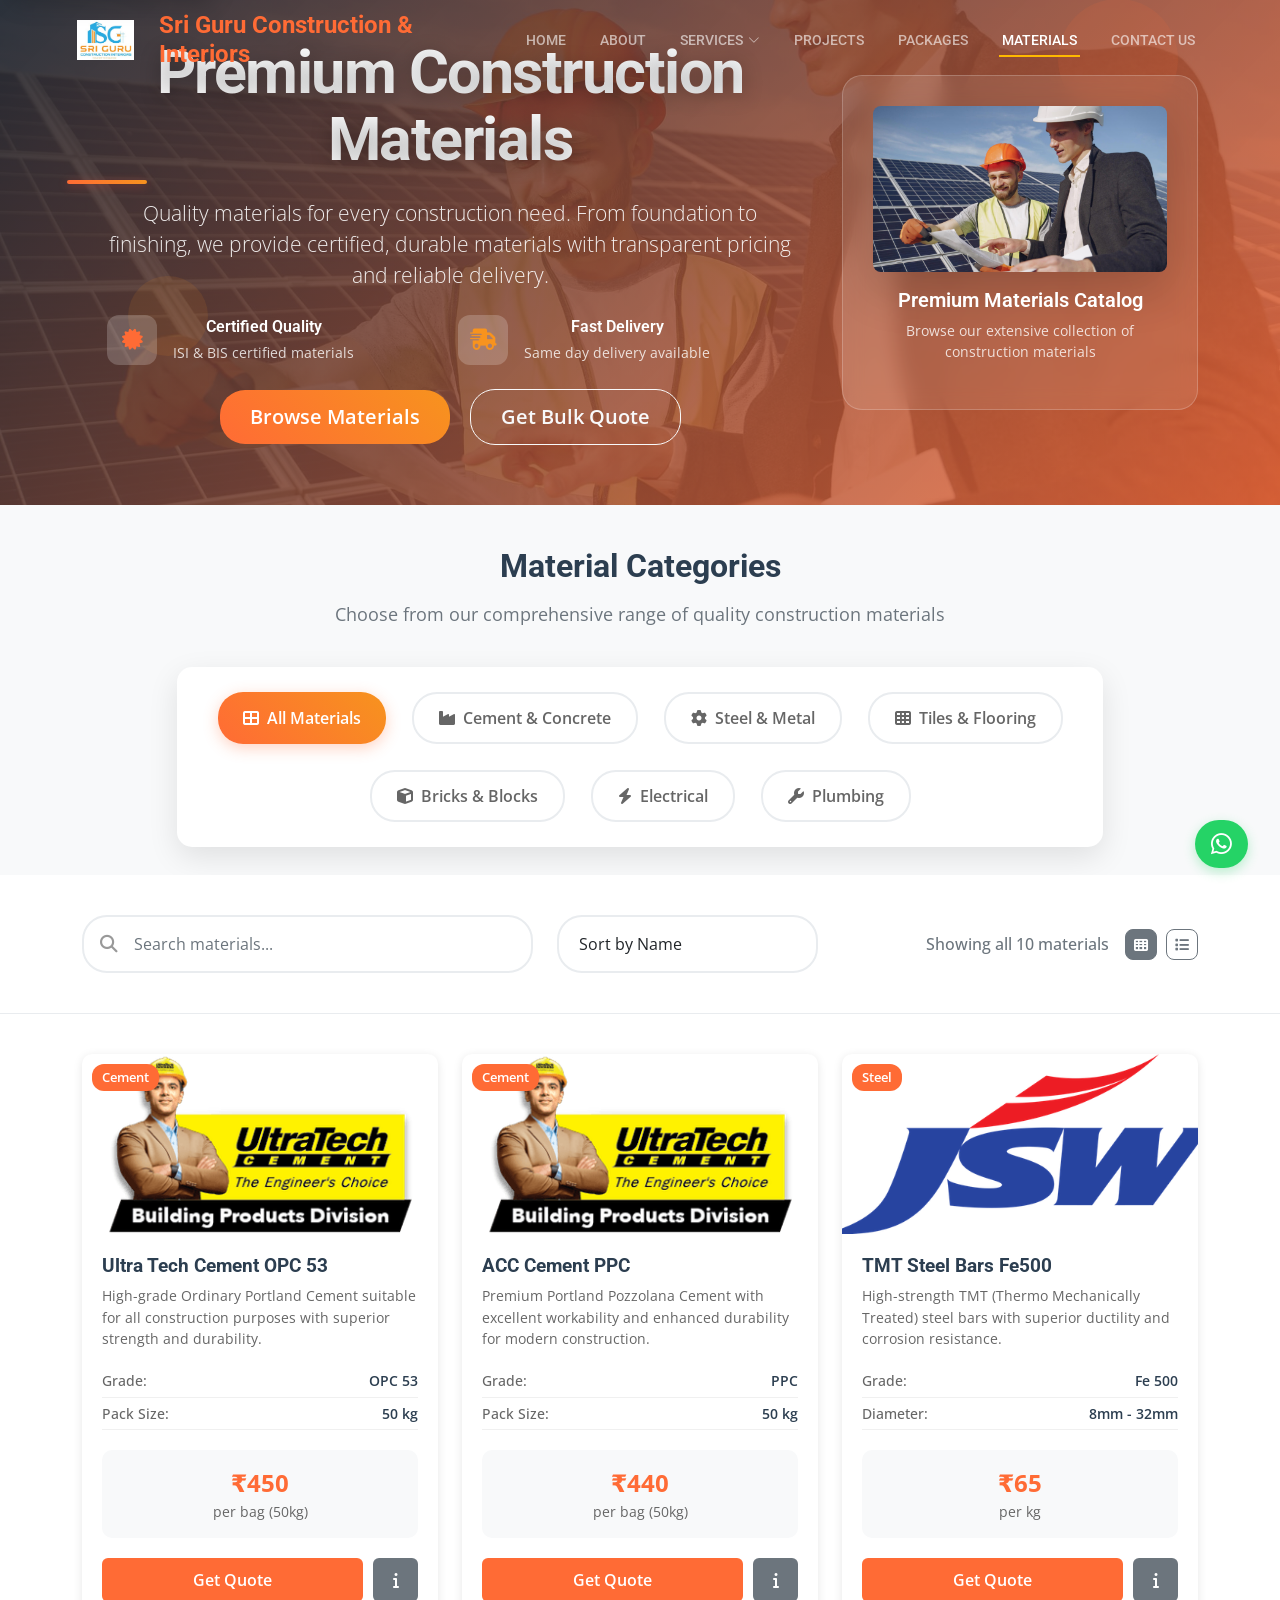
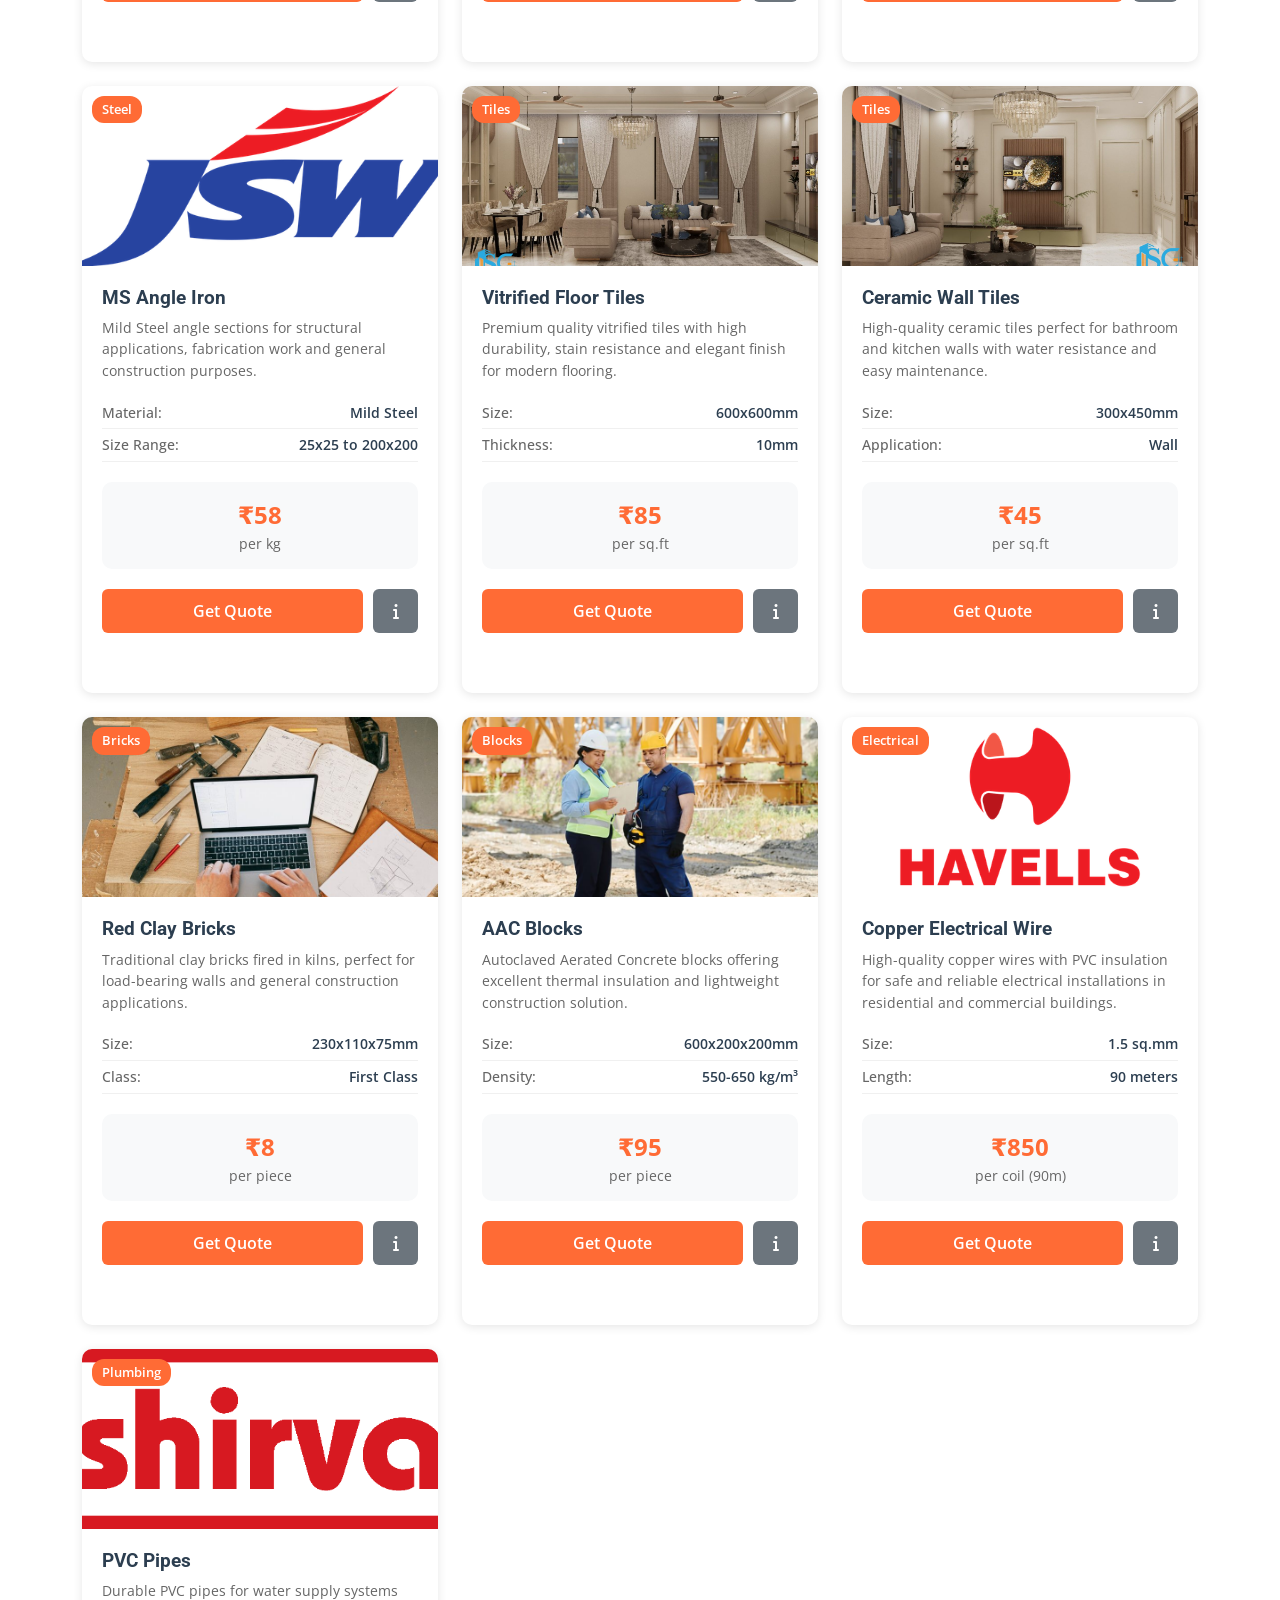
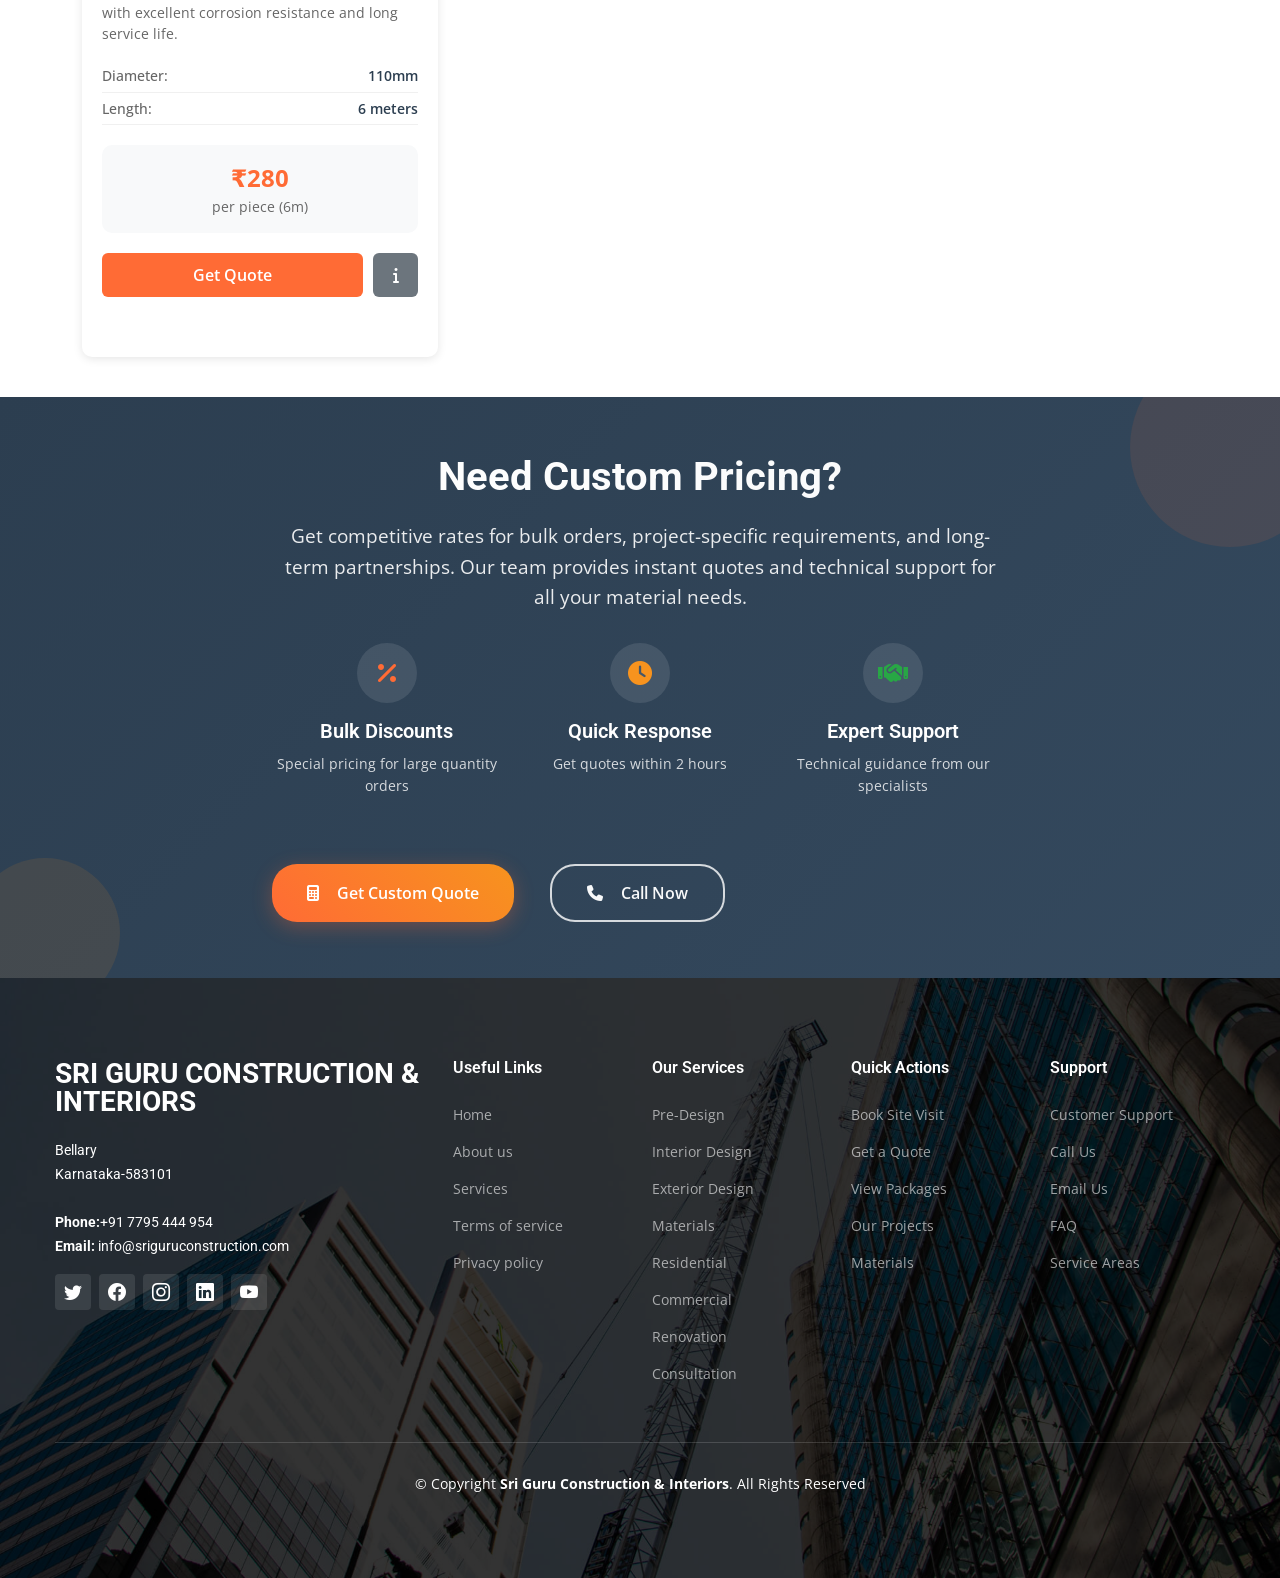
<file: materials.html>
<!DOCTYPE html>
<html lang="en">

<head>
  <meta charset="utf-8">
  <meta content="width=device-width, initial-scale=1.0" name="viewport">
  <meta name="robots" content="index, follow">
  <meta name="author" content="Sri Guru Construction &amp; Interiors">
  <meta name="theme-color" content="#ff6b35">
  <meta name="format-detection" content="telephone=yes">

  <title>Materials &amp; Pricing | Sri Guru Construction &amp; Interiors</title>
  <meta name="description" content="Browse quality construction materials and transparent pricing for cement, steel, tiles, plumbing, electrical, and finishing products.">
  <meta content="construction materials, building materials, cement price, steel price, tiles, bricks, construction supplies" name="keywords">
  <meta property="og:site_name" content="Sri Guru Construction &amp; Interiors">
  <meta property="og:type" content="website">
  <meta property="og:title" content="Materials &amp; Pricing | Sri Guru Construction &amp; Interiors">
  <meta property="og:description" content="Browse quality construction materials and transparent pricing for cement, steel, tiles, plumbing, electrical, and finishing products.">
  <meta property="og:image" content="images/new_logo.jpg">
  <meta name="twitter:card" content="summary_large_image">
  <meta name="twitter:title" content="Materials &amp; Pricing | Sri Guru Construction &amp; Interiors">
  <meta name="twitter:description" content="Browse quality construction materials and transparent pricing for cement, steel, tiles, plumbing, electrical, and finishing products.">
  <meta name="twitter:image" content="images/new_logo.jpg">

  <!-- Favicons -->
  <link href="assets/img/favicon.png?v=2" rel="icon">
  <link href="assets/img/apple-touch-icon.png?v=2" rel="apple-touch-icon">
  <link href="site.webmanifest?v=2" rel="manifest">
  <link rel="canonical" href="https://www.sriguruconstruction.com/materials.html">
  <link rel="preload" as="image" href="assets/img/hero-carousel/hero-carousel-4.jpg">
  <!-- Vendor CSS Files -->
  <link href="assets/vendor/bootstrap/css/bootstrap.min.css" rel="stylesheet">
  <link href="assets/vendor/bootstrap-icons/bootstrap-icons.css" rel="stylesheet">
  <link href="assets/vendor/fontawesome-free/css/all.min.css" rel="stylesheet">
  <link href="assets/vendor/aos/aos.css" rel="stylesheet">
  <link href="assets/vendor/glightbox/css/glightbox.min.css" rel="stylesheet">
  <link href="assets/vendor/swiper/swiper-bundle.min.css" rel="stylesheet">

  <!-- Template Main CSS File -->
  <link href="assets/css/main.css" rel="stylesheet">
  <!-- Google Fonts -->
  <link rel="preconnect" href="https://fonts.googleapis.com">
  <link rel="preconnect" href="https://fonts.gstatic.com" crossorigin>
  <link
    href="https://fonts.googleapis.com/css2?family=Open+Sans:ital,wght@0,300;0,400;0,500;0,600;0,700;1,300;1,400;1,600;1,700&family=Roboto:ital,wght@0,300;0,400;0,500;0,600;0,700;1,300;1,400;1,500;1,600;1,700&family=Work+Sans:ital,wght@0,300;0,400;0,500;0,600;0,700;1,300;1,400;1,500;1,600;1,700&display=swap"
    rel="stylesheet" media="print" onload="this.media='all'">
<!-- Materials Page Custom Styles -->
  <style>
    /* Mobile navigation color and backdrop */
    @media (max-width: 1279px) {
      .header.scrolled .navbar a,
      .header.scrolled .navbar a:focus,
      .header.scrolled .navbar .dropdown ul li a,
      .header.scrolled .navbar .dropdown ul li a:focus {
        color: #2c3e50 !important;
      }
      
      .header.scrolled .navbar a:hover,
      .header.scrolled .navbar .active,
      .header.scrolled .navbar .active:focus,
      .header.scrolled .navbar li:hover > a,
      .header.scrolled .navbar .dropdown ul li a:hover {
        color: #ff6b35 !important;
      }
      
      .header.scrolled .navbar ul,
      .navbar ul {
        background: rgba(255, 255, 255, 0.95) !important;
        backdrop-filter: blur(20px) !important;
        -webkit-backdrop-filter: blur(20px) !important;
        border-left: 1px solid rgba(0, 0, 0, 0.05) !important;
      }
      
      .header.scrolled .navbar .dropdown ul,
      .navbar .dropdown ul {
        background: rgba(255, 255, 255, 0.98) !important;
        border: 1px solid rgba(44, 62, 80, 0.1) !important;
        backdrop-filter: blur(20px) !important;
        -webkit-backdrop-filter: blur(20px) !important;
      }

      body.mobile-nav-active #header,
      body.mobile-nav-active .header {
        z-index: 10050 !important;
      }

      body.mobile-nav-active .navbar {
        z-index: 10051 !important;
      }

      body.mobile-nav-active .navbar ul {
        position: fixed;
        top: 0;
        right: 0;
        bottom: 0;
        width: 100%;
        max-width: 360px;
        background: #ffffff !important;
        box-shadow: -10px 0 40px rgba(0, 0, 0, 0.18);
      }
    }

    /* Ensure dropdown can render above hero decorations */
    .materials-hero {
      position: relative;
      overflow: visible !important;
      z-index: 0;
    }

    .materials-hero .hero-decoration {
      pointer-events: none;
    }
    
    /* Category Filter */
    .category-filter {
      padding: 40px 0 20px;
      background: #f8f9fa;
    }

    .filter-btn {
      background: white;
      border: 2px solid #e0e0e0;
      color: #666;
      padding: 10px 20px;
      margin: 5px;
      border-radius: 25px;
      font-weight: 600;
      transition: all 0.3s ease;
      cursor: pointer;
    }

    .filter-btn:hover,
    .filter-btn.active {
      background: #FF6B35;
      border-color: #FF6B35;
      color: white;
    }

    /* Material Cards */
    .materials-grid {
      padding: 40px 0;
    }

    .material-card {
      background: white;
      border-radius: 10px;
      box-shadow: 0 2px 10px rgba(0, 0, 0, 0.1);
      overflow: hidden;
      margin-bottom: 40px;
      height: 100%;
    }

    .material-card:hover {
      box-shadow: 0 4px 15px rgba(0, 0, 0, 0.15);
    }

    .material-image {
      width: 100%;
      height: 180px;
      background-size: cover;
      background-position: center;
      position: relative;
    }

    .material-badge {
      position: absolute;
      top: 10px;
      left: 10px;
      background: #FF6B35;
      color: white;
      padding: 4px 10px;
      border-radius: 12px;
      font-size: 0.8rem;
      font-weight: 600;
    }

    .material-content {
      padding: 20px;
    }

    .material-title {
      font-size: 1.2rem;
      font-weight: 700;
      color: #2c3e50;
      margin-bottom: 8px;
    }

    .material-description {
      color: #666;
      font-size: 0.9rem;
      margin-bottom: 15px;
      line-height: 1.5;
    }

    .material-specs {
      margin-bottom: 20px;
    }

    .spec-item {
      display: flex;
      justify-content: space-between;
      padding: 5px 0;
      border-bottom: 1px solid #f0f0f0;
      font-size: 0.9rem;
    }

    .spec-label {
      color: #666;
      font-weight: 500;
    }

    .spec-value {
      color: #2c3e50;
      font-weight: 600;
    }

    .material-pricing {
      background: #f8f9fa;
      padding: 15px;
      border-radius: 10px;
      margin-bottom: 20px;
    }

    .price-main {
      font-size: 1.5rem;
      font-weight: 700;
      color: #FF6B35;
      text-align: center;
    }

    .price-unit {
      font-size: 0.9rem;
      color: #666;
      text-align: center;
    }

    .material-actions {
      display: flex;
      gap: 10px;
    }

    .btn-quote {
      flex: 1;
      background: #FF6B35;
      color: white;
      border: none;
      padding: 10px;
      border-radius: 6px;
      font-weight: 600;
    }

    .btn-quote:hover {
      background: #e55a2b;
    }

    .btn-info {
      background: #6c757d;
      color: white;
      border: none;
      padding: 10px;
      border-radius: 6px;
      font-weight: 600;
      min-width: 45px;
    }

    .btn-info:hover {
      background: #5a6268;
    }

    /* Search and Sort */
    .search-sort-bar {
      background: white;
      padding: 20px 0;
      border-bottom: 1px solid #e0e0e0;
    }

    .search-input {
      border: 2px solid #e0e0e0;
      border-radius: 25px;
      padding: 12px 20px;
      font-size: 16px;
      transition: border-color 0.3s ease;
    }

    .search-input:focus {
      outline: none;
      border-color: #FF6B35;
    }

    .sort-select {
      border: 2px solid #e0e0e0;
      border-radius: 10px;
      padding: 12px 15px;
      font-size: 16px;
      background: white;
    }

    /* Contact CTA */
    .materials-cta {
      background: #2c3e50;
      color: white;
      padding: 40px 0;
    }

    .materials-cta h3 {
      font-size: 1.8rem;
      margin-bottom: 10px;
    }

    .materials-cta p {
      margin-bottom: 20px;
    }

    /* Responsive Design */
    @media (max-width: 768px) {
      .materials-hero h1 {
        font-size: 2rem;
      }

      .material-actions {
        flex-direction: column;
      }
    }
  </style>

  <style>
    /* Let hero background sit behind the fixed header */
    .materials-hero {
      margin-top: -90px;
      padding-top: 180px;
    }

    @media (max-width: 991px) {
      .materials-hero {
        margin-top: -70px;
        padding-top: 150px;
      }
    }
  </style>

  <!-- =======================================================
  * Template Name: UpConstruction - v1.3.0
  * Template URL: https://bootstrapmade.com/upconstruction-bootstrap-construction-website-template/
  * Author: BootstrapMade.com
  * License: https://bootstrapmade.com/license/
  ======================================================== -->
  <script type="application/ld+json">
  {
    "@context": "https://schema.org",
    "@type": "LocalBusiness",
    "name": "Sri Guru Construction & Interiors",
    "description": "Construction, interiors, renovation, materials, packages, and consultation services in Bellary, Karnataka.",
    "telephone": "+91 7795 444 954",
    "email": "info@sriguruconstruction.com",
    "address": {
      "@type": "PostalAddress",
      "addressLocality": "Bellary",
      "addressRegion": "Karnataka",
      "addressCountry": "IN"
    },
    "areaServed": "Bellary, Karnataka",
    "priceRange": "$$",
    "sameAs": [
      "https://wa.me/917795444954",
      "https://www.instagram.com/sriguruconstruction_interiors",
      "https://youtube.com/@sriguruconstruction?si=ta1HYgKzeOpx0Ood"
    ],
    "knowsAbout": [
      "Residential construction",
      "Commercial construction",
      "Interior design",
      "Exterior design",
      "Renovation",
      "Construction consultation"
    ]
  }
  </script></head>

<body>
  <a class="skip-link" href="#main">Skip to main content</a>
       <!-- ======= Header ======= -->
  <header id="header" class="header d-flex align-items-center">
    <div class="container-fluid container-xl d-flex align-items-center justify-content-between">

      <a href="index.html" class="logo d-flex align-items-center">
        <img decoding="async" fetchpriority="high" width="320" height="222" src="images/header-logo.jpg" alt="Sri Guru Construction &amp; Interiors" style="height: 60px; width: auto; margin-right: 15px;">
        <h1 style="color: #FF6B35; font-weight: 700;">Sri Guru Construction &amp; Interiors</h1>
      </a>

      <i class="mobile-nav-toggle mobile-nav-show bi bi-list" role="button" tabindex="0" aria-label="Open navigation menu" aria-controls="navbar" aria-expanded="false"></i>
      <i class="mobile-nav-toggle mobile-nav-hide d-none bi bi-x" role="button" tabindex="0" aria-label="Close navigation menu" aria-controls="navbar" aria-expanded="false"></i>
      <nav id="navbar" class="navbar" aria-label="Primary navigation">
        <ul>
          <li><a href="index.html">Home</a></li>
          <li><a href="about.html">About</a></li>
          <li class="dropdown"><a href="services.html"><span>Services</span> <i
                class="bi bi-chevron-down dropdown-indicator"></i></a>
            <ul>
              <li><a class="dropdown-item" href="interior.html"><i class="bi bi-house-door"></i> Interior Design</a></li>
              <li><a class="dropdown-item" href="exterior.html"><i class="bi bi-building"></i> Exterior Design</a></li>
              <li><a class="dropdown-item" href="pre-design.html"><i class="bi bi-pencil-square"></i> Pre Design</a></li>
              <li><a class="dropdown-item" href="residential.html"><i class="bi bi-house-heart"></i> Residential</a></li>
              <li><a class="dropdown-item" href="commercial.html"><i class="bi bi-buildings"></i> Commercial</a></li>
              <li><a class="dropdown-item" href="renovation.html"><i class="bi bi-tools"></i> Renovation</a></li>
              <li><a class="dropdown-item" href="consultation.html"><i class="bi bi-chat-dots"></i> Consultation</a></li>
            </ul>
          </li>
          <li><a href="projects.html">Projects</a></li>
          <li><a href="packages.html">Packages</a></li>
          <li><a href="materials.html" class="active">Materials</a></li>
          <li><a href="contact_us.html">Contact Us</a></li>
        </ul>
      </nav><!-- .navbar -->

    </div>
  </header><!-- End Header -->

  <main id="main">

    <!-- ======= Enhanced Hero Section ======= -->
    <section class="materials-hero" style="background: linear-gradient(135deg, rgba(26, 37, 47, 0.9), rgba(255, 107, 53, 0.8)), url('assets/img/hero-carousel/hero-carousel-4.jpg'); background-size: cover; background-position: center; min-height: 70vh; display: flex; align-items: center; position: relative;">
      
      <!-- Animated Background Elements -->
      <div class="hero-decoration" style="position: absolute; top: 15%; right: 8%; width: 120px; height: 120px; background: rgba(255, 107, 53, 0.1); border-radius: 50%; animation: float 6s ease-in-out infinite;"></div>
      <div class="hero-decoration" style="position: absolute; bottom: 25%; left: 10%; width: 80px; height: 80px; background: rgba(247, 147, 30, 0.1); border-radius: 50%; animation: float 8s ease-in-out infinite reverse;"></div>
      <div class="hero-decoration" style="position: absolute; top: 40%; left: 75%; width: 60px; height: 60px; background: rgba(255, 255, 255, 0.1); border-radius: 50%; animation: float 7s ease-in-out infinite;"></div>

      <div class="container position-relative" data-aos="fade-up">
        <div class="row align-items-center">
          <div class="col-lg-8">
            <div class="hero-content text-white">
              <h1 class="display-4 fw-bold mb-4" style="background: linear-gradient(45deg, #fff, #f8f9fa); -webkit-background-clip: text; -webkit-text-fill-color: transparent; background-clip: text;">
                Premium Construction Materials
              </h1>
              <p class="lead mb-4" style="font-size: 1.3rem; opacity: 0.9;">
                Quality materials for every construction need. From foundation to finishing, we provide certified, 
                durable materials with transparent pricing and reliable delivery.
              </p>
              <div class="hero-features">
                <div class="row g-3">
                  <div class="col-sm-6">
                    <div class="d-flex align-items-center">
                      <div class="feature-icon me-3" style="width: 50px; height: 50px; background: rgba(255,255,255,0.2); border-radius: 12px; display: flex; align-items: center; justify-content: center;">
                        <i class="fas fa-certificate" style="color: #FF6B35; font-size: 1.3rem;"></i>
                      </div>
                      <div>
                        <h6 class="mb-1" style="color: #fff; font-weight: 600;">Certified Quality</h6>
                        <small style="color: rgba(255,255,255,0.8);">ISI & BIS certified materials</small>
                      </div>
                    </div>
                  </div>
                  <div class="col-sm-6">
                    <div class="d-flex align-items-center">
                      <div class="feature-icon me-3" style="width: 50px; height: 50px; background: rgba(255,255,255,0.2); border-radius: 12px; display: flex; align-items: center; justify-content: center;">
                        <i class="fas fa-shipping-fast" style="color: #F7931E; font-size: 1.3rem;"></i>
                      </div>
                      <div>
                        <h6 class="mb-1" style="color: #fff; font-weight: 600;">Fast Delivery</h6>
                        <small style="color: rgba(255,255,255,0.8);">Same day delivery available</small>
                      </div>
                    </div>
                  </div>
                </div>
              </div>
              <div class="hero-cta mt-4">
                <a href="#materialsContainer" class="btn btn-primary btn-lg me-3" style="background: linear-gradient(45deg, #FF6B35, #F7931E); border: none; border-radius: 25px; padding: 12px 30px; font-weight: 600;">
                  Browse Materials
                </a>
                <a href="contact_us.html" class="btn btn-outline-light btn-lg" style="border-radius: 25px; padding: 12px 30px; font-weight: 600;">
                  Get Bulk Quote
                </a>
              </div>
            </div>
          </div>
          <div class="col-lg-4 text-center">
            <div class="hero-image-card" style="background: rgba(255,255,255,0.1); backdrop-filter: blur(10px); border-radius: 20px; padding: 30px; border: 1px solid rgba(255,255,255,0.2);">
              <img loading="lazy" decoding="async" src="assets/img/hero-carousel/hero-carousel-4.jpg" alt="Construction Materials" class="img-fluid rounded-3 shadow-lg" style="max-height: 300px; object-fit: cover;">
              <div class="mt-3">
                <h5 style="color: #fff; font-weight: 600;">Premium Materials Catalog</h5>
                <p style="color: rgba(255,255,255,0.8); font-size: 0.9rem;">Browse our extensive collection of construction materials</p>
              </div>
            </div>
          </div>
        </div>
      </div>

      <!-- Floating Animation Keyframes -->
      <style>
        @keyframes float {
          0%, 100% { transform: translateY(0px); }
          50% { transform: translateY(-20px); }
        }
        
        .materials-hero .hero-content h1 {
          position: relative;
        }
        
        .materials-hero .hero-content h1::after {
          content: '';
          position: absolute;
          bottom: -10px;
          left: 0;
          width: 80px;
          height: 4px;
          background: linear-gradient(45deg, #FF6B35, #F7931E);
          border-radius: 2px;
        }
      </style>
    </section><!-- End Enhanced Hero Section -->

    <!-- ======= Enhanced Category Filter ======= -->
    <section class="category-filter" style="background: #f8f9fa; padding: 60px 0; position: relative;">
      <div class="container">
        <div class="row">
          <div class="col-lg-12 text-center mb-4">
            <h2 style="color: #2c3e50; font-weight: 700; margin-bottom: 15px;">Material Categories</h2>
            <p style="color: #6c757d; font-size: 1.1rem;">Choose from our comprehensive range of quality construction materials</p>
          </div>
        </div>
        <div class="row justify-content-center">
          <div class="col-lg-10">
            <div class="filter-buttons-wrapper" style="background: white; padding: 20px; border-radius: 15px; box-shadow: 0 10px 30px rgba(0,0,0,0.1);">
              <div class="d-flex flex-wrap justify-content-center gap-3">
                <button class="filter-btn active" data-filter="all" style="background: linear-gradient(45deg, #FF6B35, #F7931E); color: white; border: none; padding: 12px 25px; border-radius: 25px; font-weight: 600; transition: all 0.3s ease; cursor: pointer; box-shadow: 0 4px 15px rgba(255,107,53,0.3);">
                  <i class="fas fa-th-large me-2"></i>All Materials
                </button>
                <button class="filter-btn" data-filter="cement" style="background: white; color: #666; border: 2px solid #e9ecef; padding: 12px 25px; border-radius: 25px; font-weight: 600; transition: all 0.3s ease; cursor: pointer;">
                  <i class="fas fa-industry me-2"></i>Cement & Concrete
                </button>
                <button class="filter-btn" data-filter="steel" style="background: white; color: #666; border: 2px solid #e9ecef; padding: 12px 25px; border-radius: 25px; font-weight: 600; transition: all 0.3s ease; cursor: pointer;">
                  <i class="fas fa-cog me-2"></i>Steel & Metal
                </button>
                <button class="filter-btn" data-filter="tiles" style="background: white; color: #666; border: 2px solid #e9ecef; padding: 12px 25px; border-radius: 25px; font-weight: 600; transition: all 0.3s ease; cursor: pointer;">
                  <i class="fas fa-th me-2"></i>Tiles & Flooring
                </button>
                <button class="filter-btn" data-filter="bricks" style="background: white; color: #666; border: 2px solid #e9ecef; padding: 12px 25px; border-radius: 25px; font-weight: 600; transition: all 0.3s ease; cursor: pointer;">
                  <i class="fas fa-cube me-2"></i>Bricks & Blocks
                </button>
                <button class="filter-btn" data-filter="electrical" style="background: white; color: #666; border: 2px solid #e9ecef; padding: 12px 25px; border-radius: 25px; font-weight: 600; transition: all 0.3s ease; cursor: pointer;">
                  <i class="fas fa-bolt me-2"></i>Electrical
                </button>
                <button class="filter-btn" data-filter="plumbing" style="background: white; color: #666; border: 2px solid #e9ecef; padding: 12px 25px; border-radius: 25px; font-weight: 600; transition: all 0.3s ease; cursor: pointer;">
                  <i class="fas fa-wrench me-2"></i>Plumbing
                </button>
              </div>
            </div>
          </div>
        </div>
      </div>
    </section>

    <!-- ======= Enhanced Search and Sort Bar ======= -->
    <section class="search-sort-bar" style="background: white; padding: 40px 0; border-bottom: 1px solid #e9ecef;">
      <div class="container">
        <div class="row align-items-center">
          <div class="col-lg-5 col-md-6 mb-3 mb-md-0">
            <div class="search-container" style="position: relative;">
              <input type="text" class="form-control search-input" placeholder="Search materials..." id="materialSearch" style="padding: 15px 20px 15px 50px; border: 2px solid #e9ecef; border-radius: 25px; font-size: 1rem; transition: all 0.3s ease;">
              <i class="fas fa-search" style="position: absolute; left: 18px; top: 50%; transform: translateY(-50%); color: #999; font-size: 1.1rem;"></i>
            </div>
          </div>
          <div class="col-lg-3 col-md-4 mb-3 mb-md-0">
            <select class="form-control sort-select" id="sortSelect" style="padding: 15px 20px; border: 2px solid #e9ecef; border-radius: 25px; font-size: 1rem; background: white; cursor: pointer;">
              <option value="name">Sort by Name</option>
              <option value="price-low">Price: Low to High</option>
              <option value="price-high">Price: High to Low</option>
              <option value="category">Category</option>
            </select>
          </div>
          <div class="col-lg-4 col-md-2">
            <div class="d-flex align-items-center justify-content-end">
              <span class="text-muted me-3" id="resultsCount" style="font-weight: 500;">Showing all materials</span>
              <div class="view-toggle">
                <button class="btn btn-sm btn-outline-secondary active" data-view="grid" style="border-radius: 8px; margin-right: 5px;">
                  <i class="fas fa-th"></i>
                </button>
                <button class="btn btn-sm btn-outline-secondary" data-view="list" style="border-radius: 8px;">
                  <i class="fas fa-list"></i>
                </button>
              </div>
            </div>
          </div>
        </div>
      </div>
    </section>

    <!-- ======= Materials Grid ======= -->
    <section class="materials-grid">
      <div class="container">
        <div class="row g-4" id="materialsContainer">

          <!-- Cement Category -->
          <div class="col-lg-4 col-md-6 material-item" data-category="cement" data-name="Ultra Tech Cement" data-price="450">
            <div class="material-card">
              <div class="material-image" style="background-image: url('images/ultretech.png'); background-size: cover; background-position: center;">
                <div class="material-badge">Cement</div>
              </div>
              <div class="material-content">
                <h4 class="material-title">Ultra Tech Cement OPC 53</h4>
                <p class="material-description">High-grade Ordinary Portland Cement suitable for all construction purposes with superior strength and durability.</p>
                
                <div class="material-specs">
                  <div class="spec-item">
                    <span class="spec-label">Grade:</span>
                    <span class="spec-value">OPC 53</span>
                  </div>
                  <div class="spec-item">
                    <span class="spec-label">Pack Size:</span>
                    <span class="spec-value">50 kg</span>
                  </div>
                </div>

                <div class="material-pricing">
                  <div class="price-main">&#8377;450</div>
                  <div class="price-unit">per bag (50kg)</div>
                </div>

                <div class="material-actions">
                  <button class="btn-quote">Get Quote</button>
                  <button class="btn-info" title="More Info"><i class="fas fa-info"></i></button>
                </div>
              </div>
            </div>
          </div>

          <div class="col-lg-4 col-md-6 material-item" data-category="cement" data-name="ACC Cement" data-price="440">
            <div class="material-card">
              <div class="material-image" style="background-image: url('images/ultretech.png'); background-size: cover; background-position: center;">
                <div class="material-badge">Cement</div>
              </div>
              <div class="material-content">
                <h4 class="material-title">ACC Cement PPC</h4>
                <p class="material-description">Premium Portland Pozzolana Cement with excellent workability and enhanced durability for modern construction.</p>
                
                <div class="material-specs">
                  <div class="spec-item">
                    <span class="spec-label">Grade:</span>
                    <span class="spec-value">PPC</span>
                  </div>
                  <div class="spec-item">
                    <span class="spec-label">Pack Size:</span>
                    <span class="spec-value">50 kg</span>
                  </div>
                </div>

                <div class="material-pricing">
                  <div class="price-main">&#8377;440</div>
                  <div class="price-unit">per bag (50kg)</div>
                </div>

                <div class="material-actions">
                  <button class="btn-quote">Get Quote</button>
                  <button class="btn-info" title="More Info"><i class="fas fa-info"></i></button>
                </div>
              </div>
            </div>
          </div>

          <!-- Steel Category -->
          <!-- Steel Category -->
          <div class="col-lg-4 col-md-6 material-item" data-category="steel" data-name="TMT Steel Bars" data-price="65">
            <div class="material-card">
              <div class="material-image" style="background-image: url('images/jsw.png'); background-size: cover; background-position: center;">
                <div class="material-badge">Steel</div>
              </div>
              <div class="material-content">
                <h4 class="material-title">TMT Steel Bars Fe500</h4>
                <p class="material-description">High-strength TMT (Thermo Mechanically Treated) steel bars with superior ductility and corrosion resistance.</p>
                
                <div class="material-specs">
                  <div class="spec-item">
                    <span class="spec-label">Grade:</span>
                    <span class="spec-value">Fe 500</span>
                  </div>
                  <div class="spec-item">
                    <span class="spec-label">Diameter:</span>
                    <span class="spec-value">8mm - 32mm</span>
                  </div>
                </div>

                <div class="material-pricing">
                  <div class="price-main">&#8377;65</div>
                  <div class="price-unit">per kg</div>
                </div>

                <div class="material-actions">
                  <button class="btn-quote">Get Quote</button>
                  <button class="btn-info" title="More Info"><i class="fas fa-info"></i></button>
                </div>
              </div>
            </div>
          </div>

          <div class="col-lg-4 col-md-6 material-item" data-category="steel" data-name="MS Angle" data-price="58">
            <div class="material-card">
              <div class="material-image" style="background-image: url('images/jsw.png'); background-size: cover; background-position: center;">
                <div class="material-badge">Steel</div>
              </div>
              <div class="material-content">
                <h4 class="material-title">MS Angle Iron</h4>
                <p class="material-description">Mild Steel angle sections for structural applications, fabrication work and general construction purposes.</p>
                
                <div class="material-specs">
                  <div class="spec-item">
                    <span class="spec-label">Material:</span>
                    <span class="spec-value">Mild Steel</span>
                  </div>
                  <div class="spec-item">
                    <span class="spec-label">Size Range:</span>
                    <span class="spec-value">25x25 to 200x200</span>
                  </div>
                </div>

                <div class="material-pricing">
                  <div class="price-main">&#8377;58</div>
                  <div class="price-unit">per kg</div>
                </div>

                <div class="material-actions">
                  <button class="btn-quote">Get Quote</button>
                  <button class="btn-info" title="More Info"><i class="fas fa-info"></i></button>
                </div>
              </div>
            </div>
          </div>

          <!-- Tiles Category -->
          <div class="col-lg-4 col-md-6 material-item" data-category="tiles" data-name="Vitrified Tiles" data-price="85">
            <div class="material-card">
              <div class="material-image" style="background-image: url('images/INTERIOR DESIGN/07.jpg'); background-size: cover; background-position: center;">
                <div class="material-badge">Tiles</div>
              </div>
              <div class="material-content">
                <h4 class="material-title">Vitrified Floor Tiles</h4>
                <p class="material-description">Premium quality vitrified tiles with high durability, stain resistance and elegant finish for modern flooring.</p>
                
                <div class="material-specs">
                  <div class="spec-item">
                    <span class="spec-label">Size:</span>
                    <span class="spec-value">600x600mm</span>
                  </div>
                  <div class="spec-item">
                    <span class="spec-label">Thickness:</span>
                    <span class="spec-value">10mm</span>
                  </div>
                </div>

                <div class="material-pricing">
                  <div class="price-main">&#8377;85</div>
                  <div class="price-unit">per sq.ft</div>
                </div>

                <div class="material-actions">
                  <button class="btn-quote">Get Quote</button>
                  <button class="btn-info" title="More Info"><i class="fas fa-info"></i></button>
                </div>
              </div>
            </div>
          </div>

          <div class="col-lg-4 col-md-6 material-item" data-category="tiles" data-name="Ceramic Tiles" data-price="45">
            <div class="material-card">
              <div class="material-image" style="background-image: url('images/INTERIOR DESIGN/08.jpg'); background-size: cover; background-position: center;">
                <div class="material-badge">Tiles</div>
              </div>
              <div class="material-content">
                <h4 class="material-title">Ceramic Wall Tiles</h4>
                <p class="material-description">High-quality ceramic tiles perfect for bathroom and kitchen walls with water resistance and easy maintenance.</p>
                
                <div class="material-specs">
                  <div class="spec-item">
                    <span class="spec-label">Size:</span>
                    <span class="spec-value">300x450mm</span>
                  </div>
                  <div class="spec-item">
                    <span class="spec-label">Application:</span>
                    <span class="spec-value">Wall</span>
                  </div>
                </div>

                <div class="material-pricing">
                  <div class="price-main">&#8377;45</div>
                  <div class="price-unit">per sq.ft</div>
                </div>

                <div class="material-actions">
                  <button class="btn-quote">Get Quote</button>
                  <button class="btn-info" title="More Info"><i class="fas fa-info"></i></button>
                </div>
              </div>
            </div>
          </div>

          <!-- Bricks Category -->
          <div class="col-lg-4 col-md-6 material-item" data-category="bricks" data-name="Red Clay Bricks" data-price="8">
            <div class="material-card">
              <div class="material-image" style="background-image: url('assets/img/constructions-1.jpg'); background-size: cover; background-position: center;">
                <div class="material-badge">Bricks</div>
              </div>
              <div class="material-content">
                <h4 class="material-title">Red Clay Bricks</h4>
                <p class="material-description">Traditional clay bricks fired in kilns, perfect for load-bearing walls and general construction applications.</p>
                
                <div class="material-specs">
                  <div class="spec-item">
                    <span class="spec-label">Size:</span>
                    <span class="spec-value">230x110x75mm</span>
                  </div>
                  <div class="spec-item">
                    <span class="spec-label">Class:</span>
                    <span class="spec-value">First Class</span>
                  </div>
                </div>

                <div class="material-pricing">
                  <div class="price-main">&#8377;8</div>
                  <div class="price-unit">per piece</div>
                </div>

                <div class="material-actions">
                  <button class="btn-quote">Get Quote</button>
                  <button class="btn-info" title="More Info"><i class="fas fa-info"></i></button>
                </div>
              </div>
            </div>
          </div>

          <div class="col-lg-4 col-md-6 material-item" data-category="bricks" data-name="AAC Blocks" data-price="95">
            <div class="material-card">
              <div class="material-image" style="background-image: url('assets/img/constructions-2.jpg');">
                <div class="material-badge">Blocks</div>
              </div>
              <div class="material-content">
                <h4 class="material-title">AAC Blocks</h4>
                <p class="material-description">Autoclaved Aerated Concrete blocks offering excellent thermal insulation and lightweight construction solution.</p>
                
                <div class="material-specs">
                  <div class="spec-item">
                    <span class="spec-label">Size:</span>
                    <span class="spec-value">600x200x200mm</span>
                  </div>
                  <div class="spec-item">
                    <span class="spec-label">Density:</span>
                    <span class="spec-value">550-650 kg/m&sup3;</span>
                  </div>
                </div>

                <div class="material-pricing">
                  <div class="price-main">&#8377;95</div>
                  <div class="price-unit">per piece</div>
                </div>

                <div class="material-actions">
                  <button class="btn-quote">Get Quote</button>
                  <button class="btn-info" title="More Info"><i class="fas fa-info"></i></button>
                </div>
              </div>
            </div>
          </div>

          <!-- Electrical Category -->
          <div class="col-lg-4 col-md-6 material-item" data-category="electrical" data-name="Copper Wire" data-price="850">
            <div class="material-card">
              <div class="material-image" style="background-image: url('images/havells.png'); background-size: cover; background-position: center;">
                <div class="material-badge">Electrical</div>
              </div>
              <div class="material-content">
                <h4 class="material-title">Copper Electrical Wire</h4>
                <p class="material-description">High-quality copper wires with PVC insulation for safe and reliable electrical installations in residential and commercial buildings.</p>
                
                <div class="material-specs">
                  <div class="spec-item">
                    <span class="spec-label">Size:</span>
                    <span class="spec-value">1.5 sq.mm</span>
                  </div>
                  <div class="spec-item">
                    <span class="spec-label">Length:</span>
                    <span class="spec-value">90 meters</span>
                  </div>
                </div>

                <div class="material-pricing">
                  <div class="price-main">&#8377;850</div>
                  <div class="price-unit">per coil (90m)</div>
                </div>

                <div class="material-actions">
                  <button class="btn-quote">Get Quote</button>
                  <button class="btn-info" title="More Info"><i class="fas fa-info"></i></button>
                </div>
              </div>
            </div>
          </div>

          <!-- Plumbing Category -->
          <div class="col-lg-4 col-md-6 material-item" data-category="plumbing" data-name="PVC Pipes" data-price="280">
            <div class="material-card">
              <div class="material-image" style="background-image: url('images/ashirvad.png'); background-size: cover; background-position: center;">
                <div class="material-badge">Plumbing</div>
              </div>
              <div class="material-content">
                <h4 class="material-title">PVC Pipes</h4>
                <p class="material-description">Durable PVC pipes for water supply systems with excellent corrosion resistance and long service life.</p>
                
                <div class="material-specs">
                  <div class="spec-item">
                    <span class="spec-label">Diameter:</span>
                    <span class="spec-value">110mm</span>
                  </div>
                  <div class="spec-item">
                    <span class="spec-label">Length:</span>
                    <span class="spec-value">6 meters</span>
                  </div>
                </div>

                <div class="material-pricing">
                  <div class="price-main">&#8377;280</div>
                  <div class="price-unit">per piece (6m)</div>
                </div>

                <div class="material-actions">
                  <button class="btn-quote">Get Quote</button>
                  <button class="btn-info" title="More Info"><i class="fas fa-info"></i></button>
                </div>
              </div>
            </div>
          </div>

        </div>
      </div>
    </section>

    <!-- ======= Enhanced Contact CTA ======= -->
    <section class="materials-cta" style="background: linear-gradient(135deg, #2c3e50, #34495e); color: white; padding: 80px 0; position: relative; overflow: hidden;">
      <!-- Background Decoration -->
      <div style="position: absolute; top: -50px; right: -50px; width: 200px; height: 200px; background: rgba(255,107,53,0.1); border-radius: 50%; z-index: 1;"></div>
      <div style="position: absolute; bottom: -30px; left: -30px; width: 150px; height: 150px; background: rgba(247,147,30,0.1); border-radius: 50%; z-index: 1;"></div>
      
      <div class="container text-center position-relative" style="z-index: 2;">
        <div class="row">
          <div class="col-lg-8 mx-auto">
            <h3 style="font-size: 2.5rem; font-weight: 700; margin-bottom: 20px; background: linear-gradient(45deg, #fff, #f8f9fa); -webkit-background-clip: text; -webkit-text-fill-color: transparent; background-clip: text;">
              Need Custom Pricing?
            </h3>
            <p style="font-size: 1.2rem; margin-bottom: 30px; opacity: 0.9; line-height: 1.6;">
              Get competitive rates for bulk orders, project-specific requirements, and long-term partnerships. 
              Our team provides instant quotes and technical support for all your material needs.
            </p>
            
            <div class="row g-4 mb-5">
              <div class="col-md-4">
                <div class="cta-feature">
                  <div class="feature-icon mb-3" style="width: 60px; height: 60px; background: rgba(255,255,255,0.1); border-radius: 50%; display: flex; align-items: center; justify-content: center; margin: 0 auto;">
                    <i class="fas fa-percentage" style="color: #FF6B35; font-size: 1.5rem;"></i>
                  </div>
                  <h5 style="color: #fff; font-weight: 600; margin-bottom: 10px;">Bulk Discounts</h5>
                  <p style="color: rgba(255,255,255,0.8); font-size: 0.9rem;">Special pricing for large quantity orders</p>
                </div>
              </div>
              <div class="col-md-4">
                <div class="cta-feature">
                  <div class="feature-icon mb-3" style="width: 60px; height: 60px; background: rgba(255,255,255,0.1); border-radius: 50%; display: flex; align-items: center; justify-content: center; margin: 0 auto;">
                    <i class="fas fa-clock" style="color: #F7931E; font-size: 1.5rem;"></i>
                  </div>
                  <h5 style="color: #fff; font-weight: 600; margin-bottom: 10px;">Quick Response</h5>
                  <p style="color: rgba(255,255,255,0.8); font-size: 0.9rem;">Get quotes within 2 hours</p>
                </div>
              </div>
              <div class="col-md-4">
                <div class="cta-feature">
                  <div class="feature-icon mb-3" style="width: 60px; height: 60px; background: rgba(255,255,255,0.1); border-radius: 50%; display: flex; align-items: center; justify-content: center; margin: 0 auto;">
                    <i class="fas fa-handshake" style="color: #28a745; font-size: 1.5rem;"></i>
                  </div>
                  <h5 style="color: #fff; font-weight: 600; margin-bottom: 10px;">Expert Support</h5>
                  <p style="color: rgba(255,255,255,0.8); font-size: 0.9rem;">Technical guidance from our specialists</p>
                </div>
              </div>
            </div>
            
            <div class="cta-buttons">
              <a href="contact_us.html" class="btn btn-primary btn-lg me-3" style="background: linear-gradient(45deg, #FF6B35, #F7931E); border: none; border-radius: 25px; padding: 15px 35px; font-weight: 600; box-shadow: 0 5px 20px rgba(255,107,53,0.3);">
                <i class="fas fa-calculator me-2"></i>Get Custom Quote
              </a>
              <a href="tel:+917795444954" class="btn btn-outline-light btn-lg" style="border-radius: 25px; padding: 15px 35px; font-weight: 600; border: 2px solid rgba(255,255,255,0.8);">
                <i class="fas fa-phone me-2"></i>Call Now
              </a>
            </div>
          </div>
        </div>
      </div>
    </section>

  </main><!-- End #main -->

 <!-- ======= Footer ======= -->
 <footer id="footer" class="footer">

  <div class="footer-content position-relative">
    <div class="container">
      <div class="row">

        <div class="col-lg-4 col-md-6">
          <div class="footer-info">
            <h3>Sri Guru Construction &amp; Interiors</h3>
            <p>
              Bellary<br>
              Karnataka-583101<br><br>
              <strong>Phone:</strong>+91 7795 444 954<br>
              <strong>Email:</strong> info@sriguruconstruction.com <br>
            </p>
            <div class="social-links d-flex mt-3">
              <a href="https://x.com/SRIGURUBALLARI?t=zPbH2nMmY1L3iWlRigHGrg&s=09" class="d-flex align-items-center justify-content-center" target="_blank" rel="noopener noreferrer" aria-label="Twitter"><i class="bi bi-twitter"></i></a>
              <a href="https://www.facebook.com/share/1G8xmAV1fe/" class="d-flex align-items-center justify-content-center" target="_blank" rel="noopener noreferrer" aria-label="Facebook"><i class="bi bi-facebook"></i></a>
              <a href="https://www.instagram.com/sriguruconstruction_interiors?utm_source=qr&igsh=MXUxeXFtY3U4a3g5aw==" class="d-flex align-items-center justify-content-center" target="_blank" rel="noopener noreferrer" aria-label="Instagram"><i class="bi bi-instagram"></i></a>
              <a href="https://www.linkedin.com/posts/sri-guru-construction-interiors_construction-interiors-ballari-activity-7369368902499254273-5vkv?utm_source=share&utm_medium=member_android&rcm=ACoAAC0hD0YBMrR6lHUBa6DHuTX8ilPDUBI9nIo" class="d-flex align-items-center justify-content-center" target="_blank" rel="noopener noreferrer" aria-label="LinkedIn"><i class="bi bi-linkedin"></i></a>
                <a href="https://youtube.com/@sriguruconstruction?si=ta1HYgKzeOpx0Ood" class="d-flex align-items-center justify-content-center" target="_blank" rel="noopener noreferrer" aria-label="YouTube"><i class="bi bi-youtube"></i></a>
            </div>
          </div>
        </div><!-- End footer info column-->

        <div class="col-lg-2 col-md-3 footer-links">
          <h4>Useful Links</h4>
          <ul>
            <li><a href="index.html">Home</a></li>
            <li><a href="about.html">About us</a></li>
            <li><a href="services.html">Services</a></li>
            <li><a href="contact_us.html">Terms of service</a></li>
            <li><a href="contact_us.html">Privacy policy</a></li>
          </ul>
        </div><!-- End footer links column-->

        <div class="col-lg-2 col-md-3 footer-links">
          <h4>Our Services</h4>
          <ul>
            <li><a href="pre-design.html">Pre-Design</a></li>
            <li><a href="interior.html">Interior Design</a></li>
            <li><a href="exterior.html">Exterior Design</a></li>
            <li><a href="materials.html">Materials</a></li>
            <li><a href="residential.html">Residential</a></li>
            <li><a href="commercial.html">Commercial</a></li>
            <li><a href="renovation.html">Renovation</a></li>
            <li><a href="consultation.html">Consultation</a></li>
          </ul>
        </div><!-- End footer links column-->

        <div class="col-lg-2 col-md-3 footer-links">
          <h4>Quick Actions</h4>
          <ul>
            <li><a href="contact_us.html">Book Site Visit</a></li>
            <li><a href="contact_us.html">Get a Quote</a></li>
            <li><a href="packages.html">View Packages</a></li>
            <li><a href="projects.html">Our Projects</a></li>
            <li><a href="materials.html">Materials</a></li>
          </ul>
        </div><!-- End footer links column-->

        <div class="col-lg-2 col-md-3 footer-links">
          <h4>Support</h4>
          <ul>
            <li><a href="contact_us.html">Customer Support</a></li>
            <li><a href="tel:+917795444954">Call Us</a></li>
            <li><a href="mailto:info@sriguruconstruction.com">Email Us</a></li>
            <li><a href="contact_us.html">FAQ</a></li>
            <li><a href="contact_us.html">Service Areas</a></li>
          </ul>
        </div><!-- End footer links column-->

      </div>
    </div>
  </div>
  <a href="https://wa.me/917795444954?text=Hi! I am interested in your construction and interior design services." class="whatsapp" target="_blank" rel="noopener noreferrer" aria-label="Chat with Sri Guru Construction &amp; Interiors on WhatsApp">
    <i class="fab fa-whatsapp"></i>
  </a>
  <div class="footer-legal text-center position-relative">
    <div class="container">
      <div class="copyright">
        &copy; Copyright <strong><span>Sri Guru Construction &amp; Interiors</span></strong>. All Rights Reserved
      </div>
      <div class="credits">
        <!-- All the links in the footer should remain intact. -->
        <!-- You can delete the links only if you purchased the pro version. -->
        <!-- Licensing information: https://bootstrapmade.com/license/ -->
        <!-- Purchase the pro version with working PHP/AJAX contact form: https://bootstrapmade.com/upconstruction-bootstrap-construction-website-template/ -->
      </div>
    </div>
  </div>

</footer>
<!-- End Footer -->

  <!-- Vendor JS Files -->
  <script src="assets/vendor/bootstrap/js/bootstrap.bundle.min.js"></script>
  <script src="assets/vendor/aos/aos.js"></script>
  <script src="assets/vendor/glightbox/js/glightbox.min.js"></script>
  <script src="assets/vendor/isotope-layout/isotope.pkgd.min.js"></script>
  <script src="assets/vendor/swiper/swiper-bundle.min.js"></script>
  <script src="assets/vendor/purecounter/purecounter_vanilla.js"></script>

  <!-- Template Main JS File -->
  <script src="assets/js/main.js"></script>

  <!-- Header scroll effect script -->
  <script>
    document.addEventListener('DOMContentLoaded', function() {
      // Header scroll effect (same as index page)
      const header = document.getElementById('header');
      
      // Add an event listener to the window's scroll event
      window.addEventListener('scroll', () => {
        // Check if the window has scrolled down
        if (window.scrollY > 100) {
          // Add the 'scrolled' class to the header
          header.classList.add('scrolled');
        } else {
          // Remove the 'scrolled' class from the header
          header.classList.remove('scrolled');
        }
      });
    });

    // Materials page functionality
    document.addEventListener('DOMContentLoaded', function() {
      const filterBtns = document.querySelectorAll('.filter-btn');
      const materialItems = document.querySelectorAll('.material-item');
      const searchInput = document.getElementById('materialSearch');
      const sortSelect = document.getElementById('sortSelect');
      const resultsCount = document.getElementById('resultsCount');
      const materialsContainer = document.getElementById('materialsContainer');

      // Filter functionality
      filterBtns.forEach(btn => {
        btn.addEventListener('click', function() {
          // Remove active class from all buttons
          filterBtns.forEach(b => b.classList.remove('active'));
          // Add active class to clicked button
          this.classList.add('active');
          
          const filterValue = this.getAttribute('data-filter');
          filterMaterials(filterValue);
        });
      });

      // Search functionality
      searchInput.addEventListener('input', function() {
        const searchTerm = this.value.toLowerCase();
        filterMaterials(getActiveFilter(), searchTerm);
      });

      // Sort functionality
      sortSelect.addEventListener('change', function() {
        sortMaterials(this.value);
      });

      // Get quote button functionality
      document.addEventListener('click', function(e) {
        if (e.target.classList.contains('btn-quote')) {
          const materialCard = e.target.closest('.material-card');
          const materialName = materialCard.querySelector('.material-title').textContent;
          
          window.location.href = 'contact_us.html?material=' + encodeURIComponent(materialName);
        }
      });

      // More info button functionality
      document.addEventListener('click', function(e) {
        if (e.target.classList.contains('btn-info') || e.target.parentElement.classList.contains('btn-info')) {
          const materialCard = e.target.closest('.material-card');
          const materialName = materialCard.querySelector('.material-title').textContent;
          
          alert(`${materialName}\n\nFor detailed specifications, please contact us.`);
        }
      });

      function getActiveFilter() {
        const activeBtn = document.querySelector('.filter-btn.active');
        return activeBtn ? activeBtn.getAttribute('data-filter') : 'all';
      }

      function filterMaterials(category = 'all', searchTerm = '') {
        let visibleCount = 0;

        materialItems.forEach(item => {
          const itemCategory = item.getAttribute('data-category');
          const itemName = item.getAttribute('data-name').toLowerCase();
          const itemDescription = item.querySelector('.material-description').textContent.toLowerCase();
          
          const categoryMatch = category === 'all' || itemCategory === category;
          const searchMatch = searchTerm === '' || 
                             itemName.includes(searchTerm) || 
                             itemDescription.includes(searchTerm);

          if (categoryMatch && searchMatch) {
            item.style.display = 'block';
            visibleCount++;
          } else {
            item.style.display = 'none';
          }
        });

        updateResultsCount(visibleCount);
      }

      function sortMaterials(sortType) {
        const itemsArray = Array.from(materialItems);
        
        itemsArray.sort((a, b) => {
          switch(sortType) {
            case 'name':
              return a.getAttribute('data-name').localeCompare(b.getAttribute('data-name'));
            case 'price-low':
              return parseInt(a.getAttribute('data-price')) - parseInt(b.getAttribute('data-price'));
            case 'price-high':
              return parseInt(b.getAttribute('data-price')) - parseInt(a.getAttribute('data-price'));
            case 'category':
              return a.getAttribute('data-category').localeCompare(b.getAttribute('data-category'));
            default:
              return 0;
          }
        });

        // Re-append items in new order
        itemsArray.forEach(item => {
          materialsContainer.appendChild(item);
        });
      }

      function updateResultsCount(count) {
        const totalItems = materialItems.length;
        if (count === totalItems) {
          resultsCount.textContent = `Showing all ${totalItems} materials`;
        } else {
          resultsCount.textContent = `Showing ${count} of ${totalItems} materials`;
        }
      }

      // Initialize
      updateResultsCount(materialItems.length);
    });
  </script>

</body>

</html>
</file>
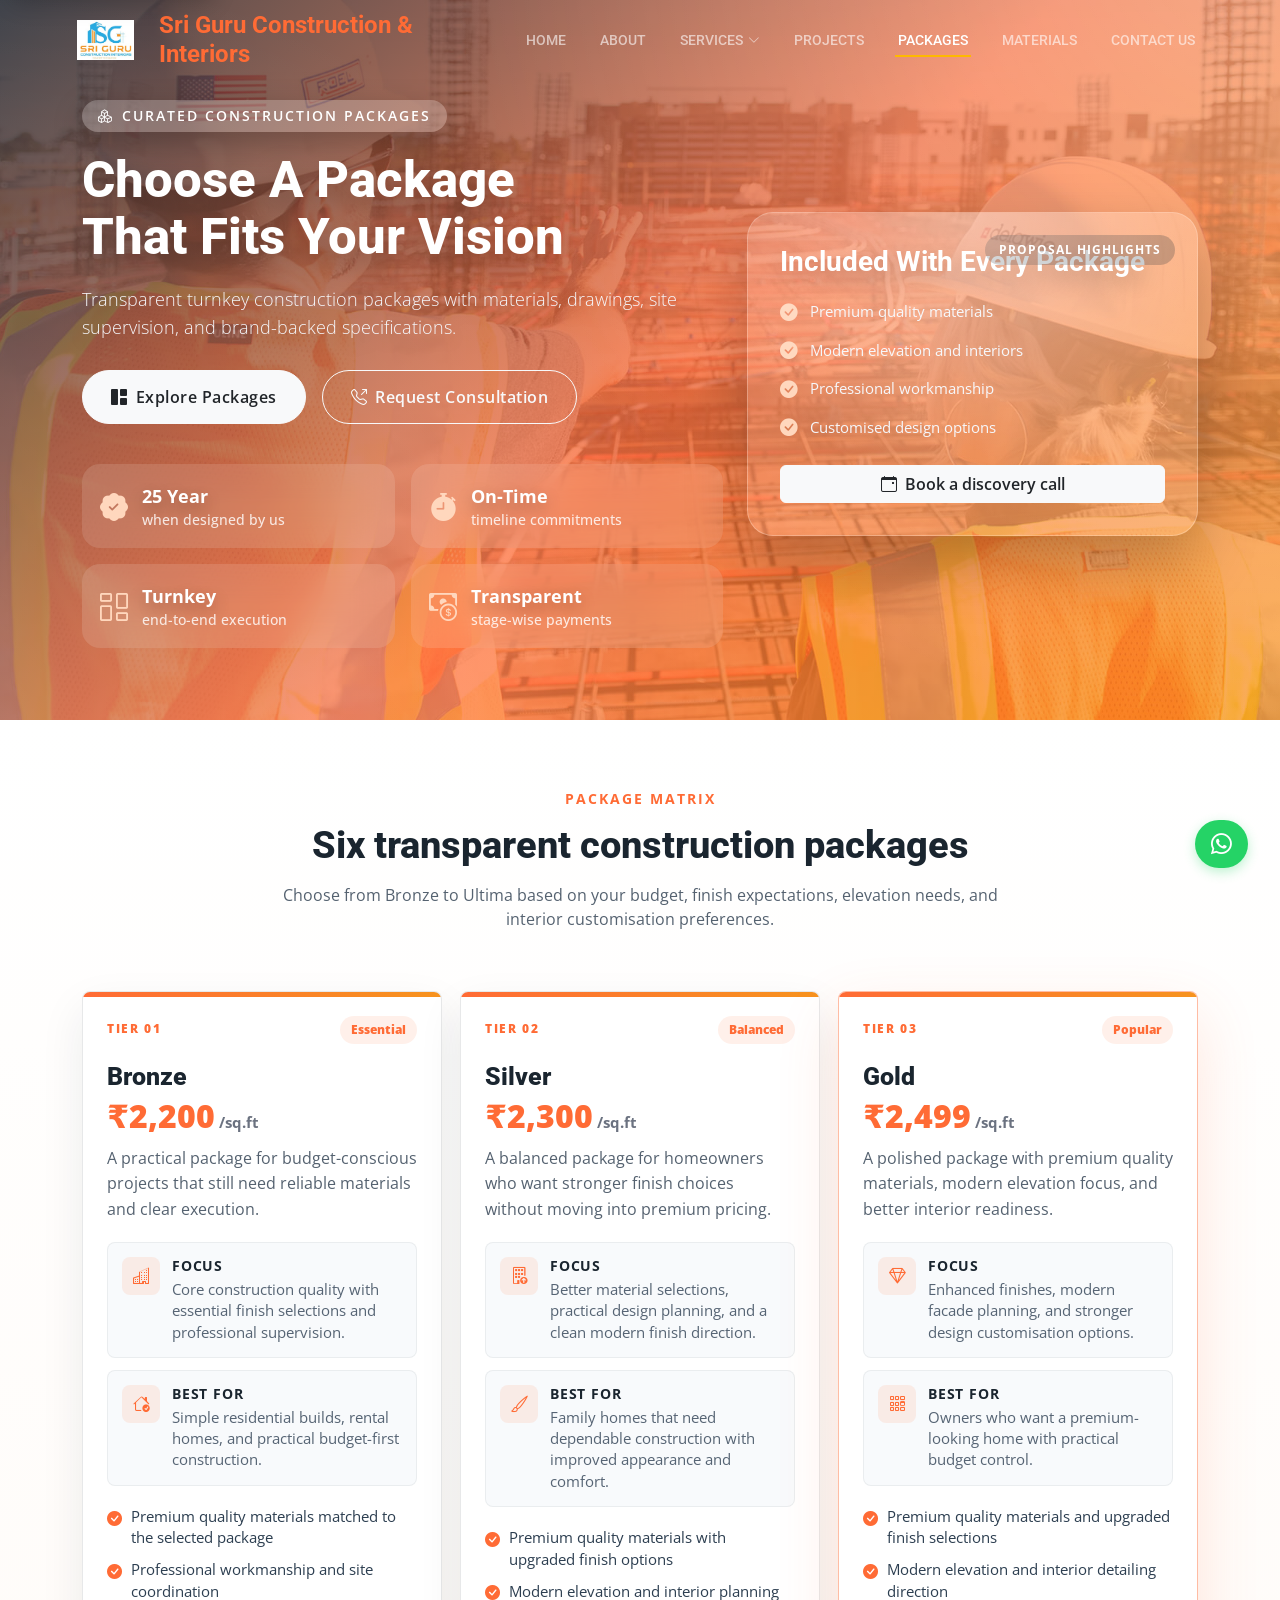
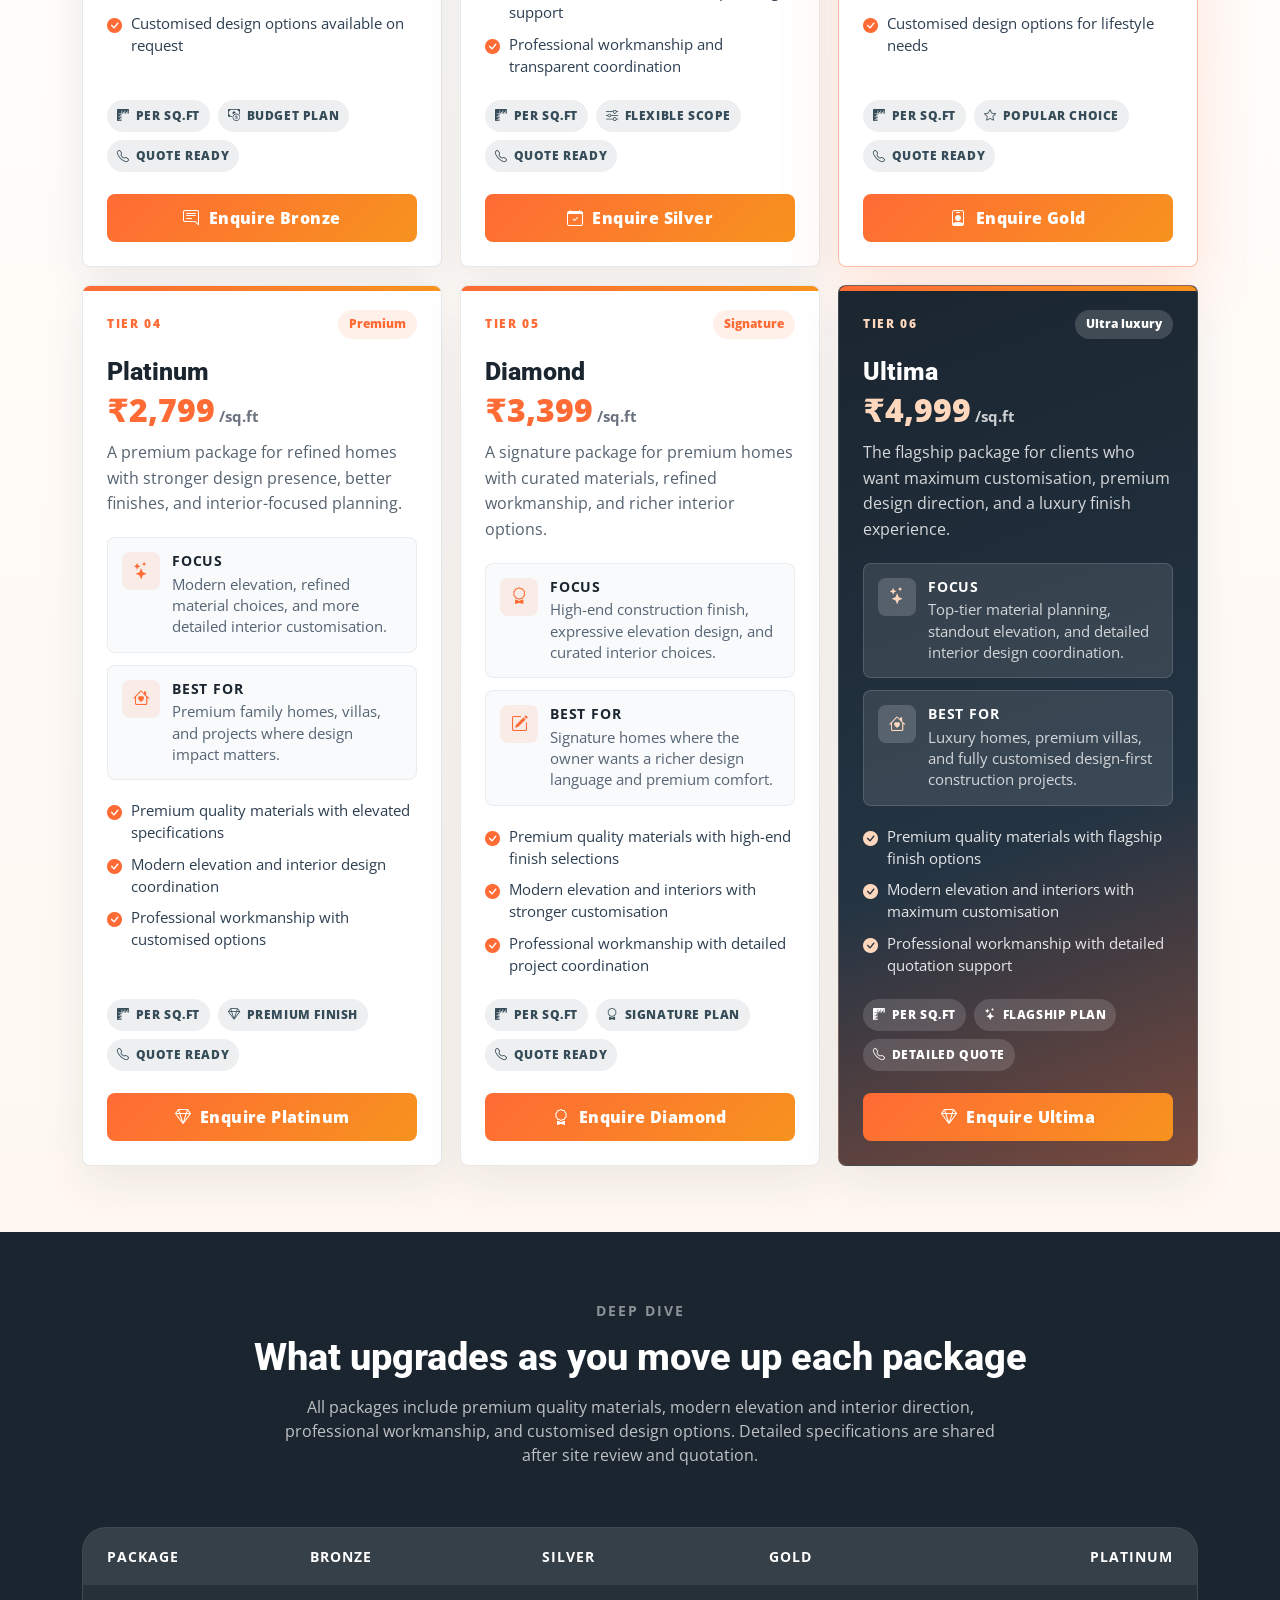
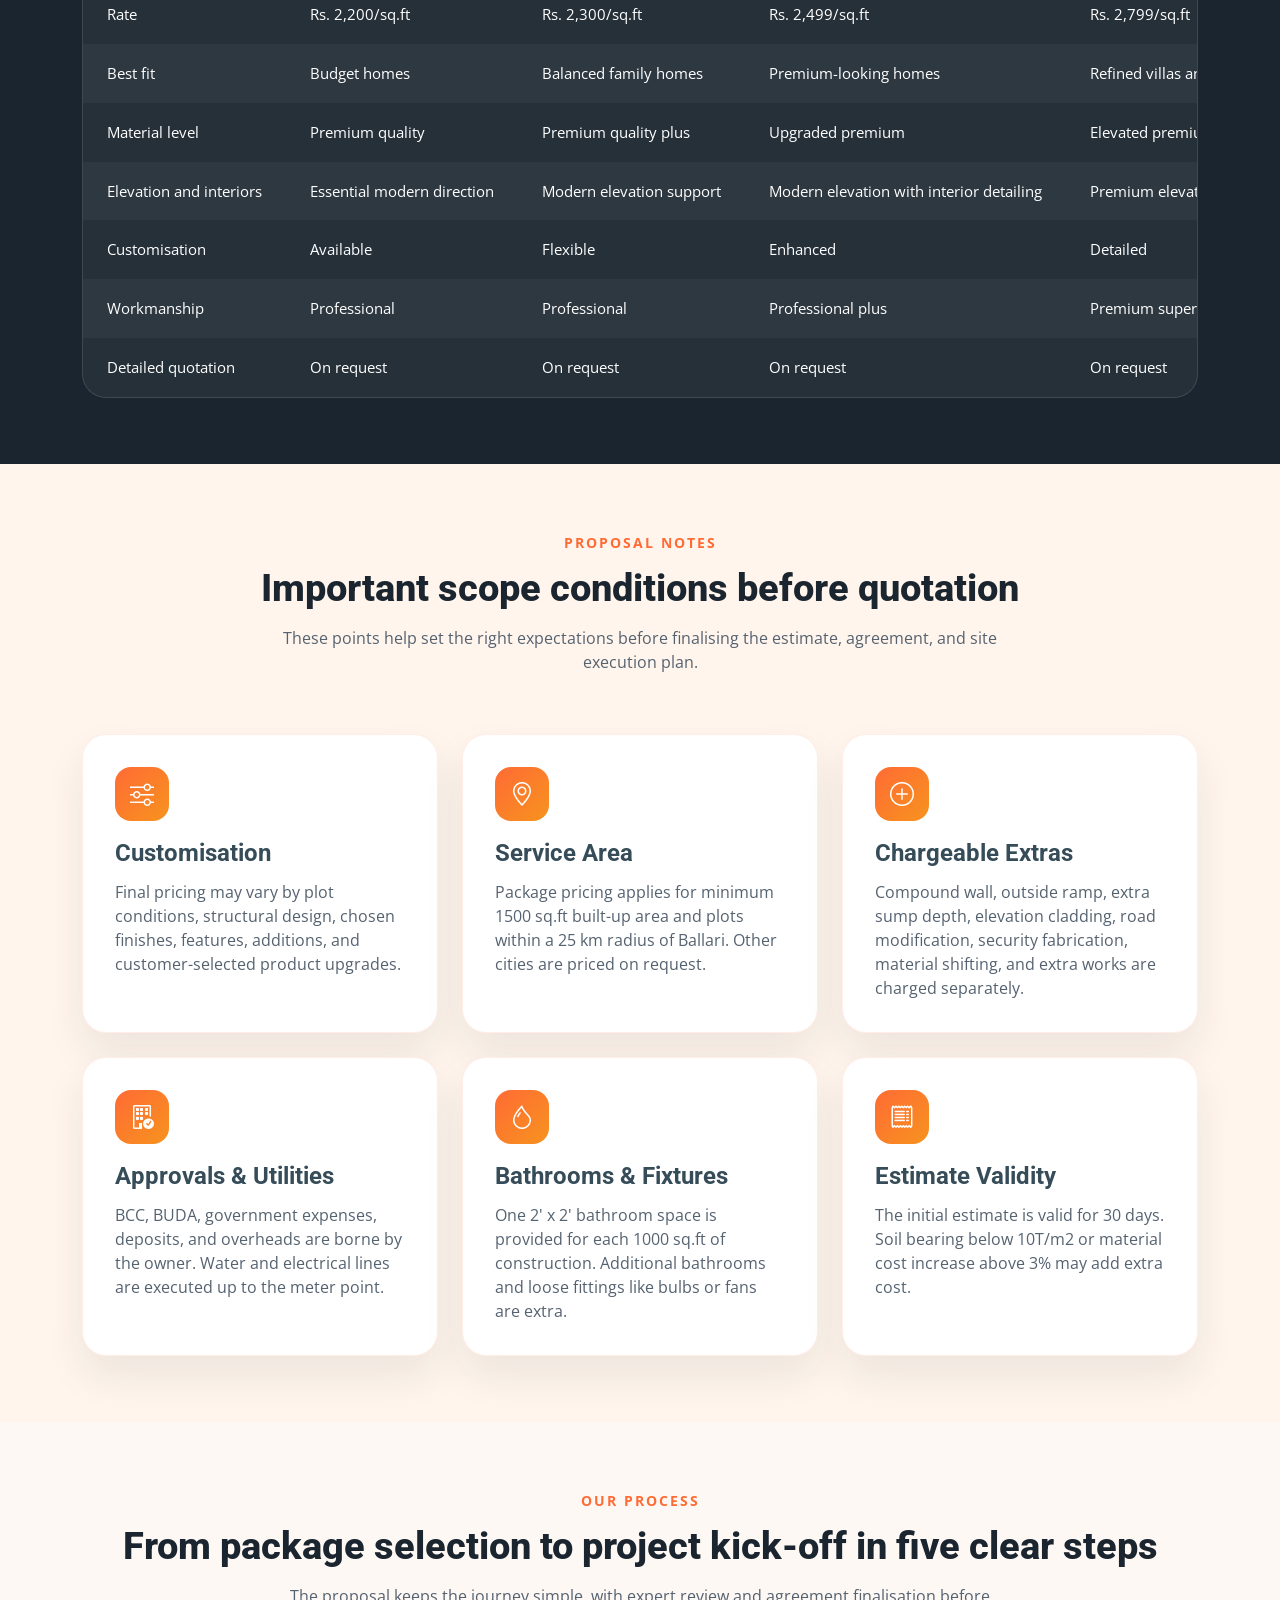
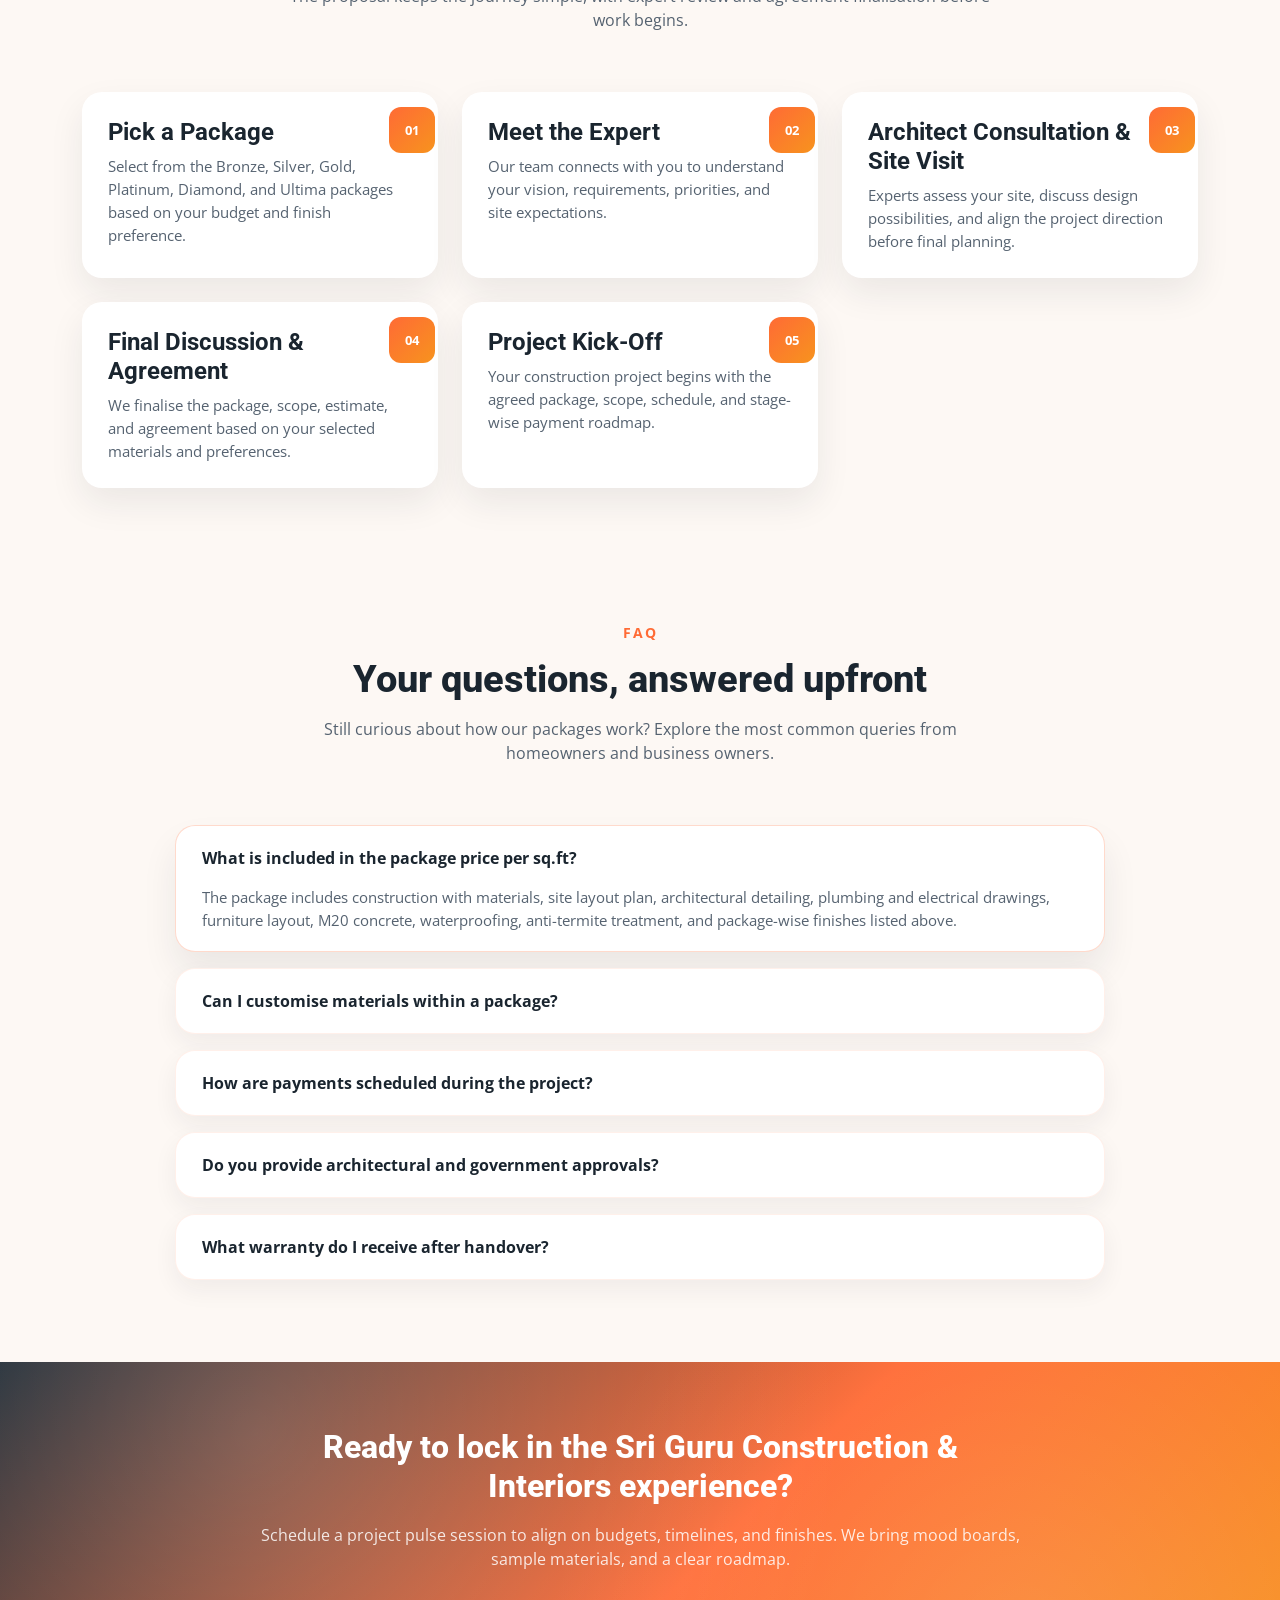
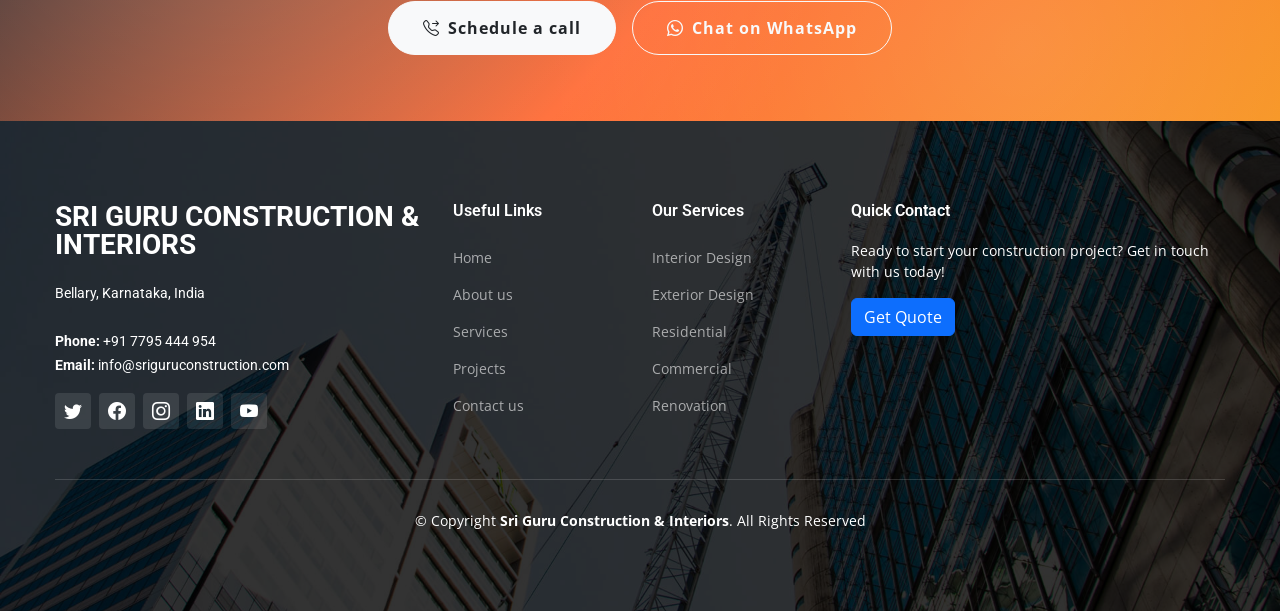
<file: packages.html>
<!DOCTYPE html>
<html lang="en">

<head>
  <meta charset="utf-8">
  <meta content="width=device-width, initial-scale=1.0" name="viewport">
  <meta name="robots" content="index, follow">
  <meta name="author" content="Sri Guru Construction &amp; Interiors">
  <meta name="theme-color" content="#ff6b35">
  <meta name="format-detection" content="telephone=yes">

  <title>Construction Packages | Sri Guru Construction &amp; Interiors</title>
  <meta name="description" content="Compare transparent construction packages for different budgets, finishes, and project support levels from Sri Guru Construction &amp; Interiors.">
  <meta content="construction packages, building packages, home construction plans, Bellary construction, construction pricing, residential packages, commercial packages" name="keywords">
  <meta property="og:site_name" content="Sri Guru Construction &amp; Interiors">
  <meta property="og:type" content="website">
  <meta property="og:title" content="Construction Packages | Sri Guru Construction &amp; Interiors">
  <meta property="og:description" content="Compare transparent construction packages for different budgets, finishes, and project support levels from Sri Guru Construction &amp; Interiors.">
  <meta property="og:image" content="images/new_logo.jpg">
  <meta name="twitter:card" content="summary_large_image">
  <meta name="twitter:title" content="Construction Packages | Sri Guru Construction &amp; Interiors">
  <meta name="twitter:description" content="Compare transparent construction packages for different budgets, finishes, and project support levels from Sri Guru Construction &amp; Interiors.">
  <meta name="twitter:image" content="images/new_logo.jpg">

  <!-- Favicons -->
  <link href="assets/img/favicon.png?v=2" rel="icon">
  <link href="assets/img/apple-touch-icon.png?v=2" rel="apple-touch-icon">
  <link href="site.webmanifest?v=2" rel="manifest">
  <link rel="canonical" href="https://www.sriguruconstruction.com/packages.html">
  <link rel="preload" as="image" href="assets/img/hero-carousel/hero-carousel-2.jpg">
  <!-- Vendor CSS Files -->
  <link href="assets/vendor/bootstrap/css/bootstrap.min.css" rel="stylesheet">
  <link href="assets/vendor/bootstrap-icons/bootstrap-icons.css" rel="stylesheet">
  <link href="assets/vendor/fontawesome-free/css/all.min.css" rel="stylesheet">
  <link href="assets/vendor/aos/aos.css" rel="stylesheet">
  <link href="assets/vendor/glightbox/css/glightbox.min.css" rel="stylesheet">
  <link href="assets/vendor/swiper/swiper-bundle.min.css" rel="stylesheet">

  <!-- Template Main CSS File -->
  <link href="assets/css/main.css" rel="stylesheet">
  <!-- Google Fonts -->
  <link rel="preconnect" href="https://fonts.googleapis.com">
  <link rel="preconnect" href="https://fonts.gstatic.com" crossorigin>
  <link
    href="https://fonts.googleapis.com/css2?family=Open+Sans:ital,wght@0,300;0,400;0,500;0,600;0,700;1,300;1,400;1,600;1,700&family=Roboto:ital,wght@0,300;0,400;0,500;0,600;0,700;1,300;1,400;1,500;1,600;1,700&family=Work+Sans:ital,wght@0,300;0,400;0,500;0,600;0,700;1,300;1,400;1,500;1,600;1,700&display=swap"
    rel="stylesheet" media="print" onload="this.media='all'">
<style>
    body.packages-page {
      background: #fdf8f4;
      color: #364d59;
    }

    .packages-hero {
      position: relative;
      padding: 140px 0 110px;
      background: linear-gradient(135deg, rgba(26, 37, 47, 0.88) 0%, rgba(255, 107, 53, 0.78) 55%, rgba(247, 147, 30, 0.75) 100%),
        url("assets/img/hero-carousel/hero-carousel-2.jpg");
      background-size: cover;
      background-position: center;
      background-repeat: no-repeat;
      color: #ffffff;
      overflow: hidden;
    }

    .packages-hero::before {
      content: "";
      position: absolute;
      inset: 0;
      background: radial-gradient(circle at top right, rgba(255, 255, 255, 0.25), transparent 55%),
        radial-gradient(circle at bottom left, rgba(255, 255, 255, 0.18), transparent 50%);
      pointer-events: none;
    }

    .packages-hero .hero-eyebrow {
      display: inline-flex;
      align-items: center;
      gap: 8px;
      padding: 6px 16px;
      border-radius: 50px;
      background: rgba(255, 255, 255, 0.22);
      color: #ffffff;
      font-size: 0.85rem;
      letter-spacing: 2px;
      text-transform: uppercase;
      margin-bottom: 20px;
      font-weight: 600;
      box-shadow: 0 10px 30px rgba(0, 0, 0, 0.25);
    }

    .packages-hero h1 {
      font-size: clamp(2.5rem, 4vw, 3.75rem);
      font-weight: 800;
      line-height: 1.1;
      margin-bottom: 20px;
      color: #ffffff;
      text-shadow: 0 12px 30px rgba(0, 0, 0, 0.35);
    }

    .packages-hero p.lead {
      font-size: 1.15rem;
      max-width: 620px;
      color: #f5f7fb;
      opacity: 0.95;
      text-shadow: 0 8px 24px rgba(0, 0, 0, 0.3);
      margin-bottom: 30px;
    }

    .hero-action-buttons .btn {
      border-radius: 40px;
      padding: 14px 28px;
      font-weight: 600;
      letter-spacing: 0.5px;
      transition: transform 0.3s ease, box-shadow 0.3s ease;
    }

    .hero-action-buttons .btn:hover {
      transform: translateY(-2px);
      box-shadow: 0 14px 35px rgba(0, 0, 0, 0.2);
    }

    .hero-stats {
      margin-top: 10px;
    }

    .hero-metric {
      background: rgba(255, 255, 255, 0.12);
      backdrop-filter: blur(18px);
      border-radius: 18px;
      padding: 18px;
      display: flex;
      align-items: center;
      gap: 14px;
    }

    .hero-metric i {
      font-size: 1.75rem;
      color: #ffd7bd;
    }

    .hero-metric strong {
      display: block;
      font-size: 1.15rem;
      font-weight: 700;
      color: #ffffff;
      text-shadow: 0 6px 16px rgba(0, 0, 0, 0.3);
    }

    .hero-metric small {
      display: block;
      color: rgba(255, 255, 255, 0.82);
      font-size: 0.85rem;
      font-weight: 500;
    }

    .hero-offer-card {
      background: rgba(255, 255, 255, 0.12);
      border: 1px solid rgba(255, 255, 255, 0.25);
      border-radius: 26px;
      padding: 32px;
      box-shadow: 0 25px 60px rgba(0, 0, 0, 0.25);
      position: relative;
      overflow: hidden;
    }

    .hero-offer-card::after {
      content: "";
      position: absolute;
      inset: 0;
      background: radial-gradient(circle at top, rgba(255, 255, 255, 0.3), transparent 70%);
      pointer-events: none;
    }

    .hero-offer-card h3 {
      font-weight: 700;
      margin-bottom: 20px;
      color: #ffffff;
      text-shadow: 0 8px 22px rgba(0, 0, 0, 0.3);
    }

    .hero-offer-card ul {
      list-style: none;
      padding: 0;
      margin: 0 0 25px 0;
      display: grid;
      gap: 12px;
      color: #f5f7fb;
    }

    .hero-offer-card li {
      display: flex;
      align-items: center;
      gap: 12px;
      font-size: 0.95rem;
    }

    .hero-offer-card li i {
      color: #ffd7bd;
      font-size: 1.1rem;
    }

    .hero-offer-card .stamp {
      position: absolute;
      top: 22px;
      right: 22px;
      padding: 6px 14px;
      border-radius: 999px;
      background: rgba(26, 37, 47, 0.25);
      font-size: 0.75rem;
      letter-spacing: 1px;
      text-transform: uppercase;
      font-weight: 700;
    }

    .section-intro {
      text-align: center;
      margin-bottom: 60px;
    }

    .section-intro .eyebrow {
      display: inline-block;
      font-size: 0.85rem;
      letter-spacing: 2px;
      text-transform: uppercase;
      color: #ff6b35;
      font-weight: 700;
      margin-bottom: 12px;
    }

    .section-intro h2 {
      font-weight: 800;
      color: #1a252f;
      margin-bottom: 15px;
    }

    .section-intro p {
      max-width: 720px;
      margin: 0 auto;
      color: #556270;
    }

    .plans-section {
      padding: 100px 0 90px;
      background: linear-gradient(180deg, #ffffff 0%, #fff8f2 100%);
    }

    #packages,
    #bronze,
    #silver,
    #gold,
    #platinum,
    #diamond,
    #ultima,
    #comparison,
    #addons,
    #process,
    #faq {
      scroll-margin-top: 96px;
    }

    .package-matrix-grid {
      display: grid;
      grid-template-columns: repeat(3, minmax(0, 1fr));
      gap: 18px;
      align-items: stretch;
    }

    .matrix-card {
      position: relative;
      display: flex;
      flex-direction: column;
      min-height: 100%;
      padding: 24px;
      background: #ffffff;
      border: 1px solid rgba(26, 37, 47, 0.1);
      border-radius: 8px;
      box-shadow: 0 18px 45px rgba(26, 37, 47, 0.08);
      overflow: hidden;
    }

    .matrix-card::before {
      content: "";
      position: absolute;
      top: 0;
      left: 0;
      right: 0;
      height: 5px;
      background: linear-gradient(90deg, #ff6b35, #f7931e);
    }

    .matrix-card.featured {
      border-color: rgba(255, 107, 53, 0.45);
      box-shadow: 0 24px 62px rgba(255, 107, 53, 0.16);
      transform: translateY(-8px);
    }

    .matrix-card--luxury {
      background: linear-gradient(160deg, #1a252f 0%, #243443 62%, #ff6b35 160%);
      color: #ffffff;
      border-color: rgba(255, 255, 255, 0.16);
    }

    .matrix-card-top {
      display: flex;
      align-items: center;
      justify-content: space-between;
      gap: 12px;
      margin-bottom: 18px;
    }

    .matrix-tier {
      color: #ff6b35;
      font-size: 0.78rem;
      font-weight: 800;
      letter-spacing: 1.6px;
      text-transform: uppercase;
    }

    .matrix-card--luxury .matrix-tier {
      color: #ffd7bd;
    }

    .matrix-fit {
      display: inline-flex;
      align-items: center;
      min-height: 28px;
      padding: 5px 11px;
      border-radius: 999px;
      background: rgba(255, 107, 53, 0.1);
      color: #ff6b35;
      font-size: 0.76rem;
      font-weight: 800;
      white-space: nowrap;
    }

    .matrix-card--luxury .matrix-fit {
      background: rgba(255, 255, 255, 0.16);
      color: #ffffff;
    }

    .matrix-card h3 {
      color: #1a252f;
      font-size: 1.55rem;
      font-weight: 850;
      margin-bottom: 8px;
    }

    .matrix-card--luxury h3 {
      color: #ffffff;
    }

    .matrix-price {
      color: #ff6b35;
      font-size: 2rem;
      font-weight: 850;
      line-height: 1;
      margin: 0 0 14px;
    }

    .matrix-card--luxury .matrix-price {
      color: #ffd7bd;
    }

    .matrix-price span {
      color: #6b7280;
      font-size: 0.95rem;
      font-weight: 700;
      margin-left: 4px;
    }

    .matrix-card--luxury .matrix-price span {
      color: rgba(255, 255, 255, 0.78);
    }

    .matrix-summary {
      color: #556270;
      line-height: 1.6;
      margin-bottom: 20px;
      min-height: 76px;
    }

    .matrix-card--luxury .matrix-summary {
      color: rgba(255, 255, 255, 0.82);
    }

    .matrix-specs {
      display: grid;
      gap: 12px;
      margin-bottom: 20px;
    }

    .matrix-spec {
      display: grid;
      grid-template-columns: 38px minmax(0, 1fr);
      gap: 12px;
      align-items: flex-start;
      padding: 14px;
      background: #f8fafc;
      border: 1px solid rgba(26, 37, 47, 0.06);
      border-radius: 8px;
    }

    .matrix-card--luxury .matrix-spec {
      background: rgba(255, 255, 255, 0.1);
      border-color: rgba(255, 255, 255, 0.14);
    }

    .matrix-spec i {
      display: inline-flex;
      align-items: center;
      justify-content: center;
      width: 38px;
      height: 38px;
      border-radius: 8px;
      background: rgba(255, 107, 53, 0.11);
      color: #ff6b35;
      font-size: 1.05rem;
    }

    .matrix-card--luxury .matrix-spec i {
      background: rgba(255, 255, 255, 0.16);
      color: #ffd7bd;
    }

    .matrix-spec strong {
      display: block;
      color: #1a252f;
      font-size: 0.88rem;
      line-height: 1.25;
      margin-bottom: 4px;
      text-transform: uppercase;
      letter-spacing: 0.8px;
    }

    .matrix-card--luxury .matrix-spec strong {
      color: #ffffff;
    }

    .matrix-spec span {
      display: block;
      color: #566474;
      font-size: 0.92rem;
      line-height: 1.45;
    }

    .matrix-card--luxury .matrix-spec span {
      color: rgba(255, 255, 255, 0.78);
    }

    .matrix-checks {
      display: grid;
      gap: 10px;
      padding: 0;
      margin: 0 0 22px;
      list-style: none;
    }

    .matrix-checks li {
      display: flex;
      align-items: flex-start;
      gap: 9px;
      color: #2c3e50;
      font-size: 0.94rem;
      line-height: 1.45;
    }

    .matrix-card--luxury .matrix-checks li {
      color: rgba(255, 255, 255, 0.88);
    }

    .matrix-checks i {
      color: #ff6b35;
      flex: 0 0 auto;
      margin-top: 2px;
    }

    .matrix-card--luxury .matrix-checks i {
      color: #ffd7bd;
    }

    .matrix-meta {
      display: flex;
      flex-wrap: wrap;
      gap: 8px;
      margin: auto 0 22px;
    }

    .matrix-meta span {
      display: inline-flex;
      align-items: center;
      gap: 6px;
      padding: 7px 10px;
      border-radius: 999px;
      background: rgba(26, 37, 47, 0.07);
      color: #364d59;
      font-size: 0.76rem;
      font-weight: 800;
      letter-spacing: 0.6px;
      text-transform: uppercase;
    }

    .matrix-card--luxury .matrix-meta span {
      background: rgba(255, 255, 255, 0.14);
      color: #ffffff;
    }

    .matrix-cta {
      display: inline-flex;
      align-items: center;
      justify-content: center;
      gap: 9px;
      width: 100%;
      min-height: 48px;
      padding: 12px 18px;
      border: none;
      border-radius: 8px;
      background: linear-gradient(135deg, #ff6b35, #f7931e);
      color: #ffffff;
      font-weight: 800;
      letter-spacing: 0.4px;
      cursor: pointer;
      transition: transform 0.25s ease, box-shadow 0.25s ease;
    }

    .matrix-cta:hover {
      transform: translateY(-2px);
      box-shadow: 0 14px 28px rgba(255, 107, 53, 0.28);
    }

    .packages-journey {
      position: relative;
      margin-top: 60px;
      padding: 10px 0 40px;
    }

    .packages-journey::before {
      content: "";
      position: absolute;
      top: 0;
      bottom: 0;
      left: 50%;
      width: 4px;
      transform: translateX(-50%);
      background: linear-gradient(180deg, rgba(255, 107, 53, 0.22) 0%, rgba(247, 147, 30, 0.18) 100%);
      border-radius: 999px;
    }

    .journey-tier {
      position: relative;
      display: grid;
      grid-template-columns: minmax(0, 1fr) 120px minmax(0, 1fr);
      gap: 35px;
      align-items: center;
      margin-bottom: 110px;
    }

    .journey-tier:last-child {
      margin-bottom: 0;
    }

    .journey-tier--left .journey-panel {
      grid-column: 1;
    }

    .journey-tier--right .journey-panel {
      grid-column: 3;
    }

    .journey-node {
      grid-column: 2;
      position: relative;
      z-index: 2;
      background: #ffffff;
      padding: 26px 24px;
      border-radius: 200px;
      text-align: center;
      box-shadow: 0 25px 55px rgba(26, 37, 47, 0.15);
      border: 1px solid rgba(255, 107, 53, 0.25);
      display: flex;
      flex-direction: column;
      gap: 10px;
      align-items: center;
      justify-content: center;
      justify-self: center;
    }

    .journey-node::before {
      content: "";
      position: absolute;
      top: -36px;
      left: 50%;
      transform: translateX(-50%);
      width: 22px;
      height: 22px;
      border-radius: 50%;
      background: linear-gradient(135deg, #ff6b35, #f7931e);
      box-shadow: 0 0 0 8px rgba(255, 107, 53, 0.18);
    }

    .node-eyebrow {
      font-size: 0.7rem;
      letter-spacing: 2px;
      text-transform: uppercase;
      color: rgba(54, 77, 89, 0.6);
      font-weight: 700;
    }

    .journey-node h3 {
      font-weight: 800;
      font-size: 1.6rem;
      margin: 0;
      color: #1a252f;
    }

    .node-price {
      font-size: 2rem;
      font-weight: 800;
      line-height: 1;
      color: #ff6b35;
    }

    .node-price span {
      display: block;
      font-size: 0.9rem;
      color: rgba(54, 77, 89, 0.6);
      letter-spacing: 1px;
    }

    .journey-node p {
      margin: 0;
      font-size: 0.9rem;
      color: #556270;
      max-width: 220px;
    }

    .journey-cta {
      display: inline-flex;
      align-items: center;
      gap: 8px;
      padding: 12px 22px;
      border-radius: 999px;
      border: none;
      background: linear-gradient(135deg, #ff6b35 0%, #f7931e 100%);
      color: #ffffff;
      font-weight: 700;
      letter-spacing: 0.5px;
      text-transform: uppercase;
      font-size: 0.78rem;
      transition: transform 0.3s ease, box-shadow 0.3s ease;
      cursor: pointer;
    }

    .journey-cta:hover {
      transform: translateY(-3px);
      box-shadow: 0 15px 35px rgba(255, 107, 53, 0.35);
      color: #ffffff;
    }

    .journey-panel {
      position: relative;
      padding: 45px 60px;
      color: #1a252f;
    }

    .journey-tier--left .journey-panel {
      clip-path: polygon(0 0, 90% 0, 100% 50%, 90% 100%, 0 100%);
      background: linear-gradient(135deg, rgba(255, 255, 255, 0.94) 0%, rgba(255, 214, 185, 0.82) 100%);
    }

    .journey-tier--right .journey-panel {
      clip-path: polygon(10% 0, 100% 0, 100% 100%, 10% 100%, 0 50%);
      background: linear-gradient(225deg, rgba(255, 255, 255, 0.92) 0%, rgba(255, 226, 196, 0.88) 100%);
    }

    .journey-tier--signature .journey-panel {
      background: linear-gradient(135deg, rgba(255, 119, 63, 0.12) 0%, rgba(255, 214, 185, 0.98) 100%);
    }

    .journey-tier--luxury .journey-panel {
      background: linear-gradient(135deg, rgba(26, 37, 47, 0.92) 0%, rgba(255, 107, 53, 0.82) 100%);
      color: #ffffff;
    }

    .journey-panel .journey-intro {
      font-size: 1rem;
      font-weight: 600;
      margin-bottom: 28px;
    }

    .journey-pillars {
      display: grid;
      grid-template-columns: repeat(3, minmax(0, 1fr));
      gap: 20px;
    }

    .journey-pillar {
      padding-left: 16px;
      border-left: 4px solid rgba(255, 107, 53, 0.6);
    }

    .journey-tier--luxury .journey-pillar {
      border-left-color: rgba(255, 255, 255, 0.7);
    }

    .journey-pillar h4 {
      font-size: 0.85rem;
      letter-spacing: 1.5px;
      text-transform: uppercase;
      margin-bottom: 10px;
      display: flex;
      align-items: center;
      gap: 8px;
      color: inherit;
    }

    .journey-pillar h4 i {
      font-size: 1rem;
      color: #ff6b35;
    }

    .journey-tier--luxury .journey-pillar h4 i {
      color: #ffd7bd;
    }

    .journey-pillar ul {
      list-style: none;
      padding: 0;
      margin: 0;
      display: grid;
      gap: 8px;
      font-size: 0.92rem;
    }

    .journey-pillar li {
      display: flex;
      align-items: flex-start;
      gap: 8px;
    }

    .journey-pillar li::before {
      content: "\f26e";
      font-family: "bootstrap-icons";
      font-size: 0.85rem;
      color: #ff6b35;
      margin-top: 3px;
    }

    .journey-tier--luxury .journey-pillar li::before {
      color: #ffd7bd;
    }

    .journey-meta {
      display: flex;
      flex-wrap: wrap;
      gap: 12px;
      margin-top: 30px;
    }

    .meta-chip {
      display: inline-flex;
      align-items: center;
      gap: 8px;
      padding: 8px 16px;
      border-radius: 999px;
      background: rgba(26, 37, 47, 0.08);
      color: #1a252f;
      font-size: 0.78rem;
      letter-spacing: 1px;
      text-transform: uppercase;
      font-weight: 700;
    }

    .meta-chip i {
      font-size: 0.9rem;
      color: #ff6b35;
    }

    .journey-tier--luxury .meta-chip {
      background: rgba(255, 255, 255, 0.18);
      color: #ffffff;
    }

    .journey-tier--luxury .meta-chip i {
      color: #ffd7bd;
    }

    @media (max-width: 1199px) {
      .package-matrix-grid {
        grid-template-columns: repeat(2, minmax(0, 1fr));
      }

      .matrix-card.featured {
        transform: none;
      }

      .journey-pillars {
        grid-template-columns: repeat(2, minmax(0, 1fr));
      }
    }

    @media (max-width: 991px) {
      .plans-section {
        padding: 80px 0 70px;
      }

      .package-matrix-grid {
        grid-template-columns: 1fr;
        max-width: 680px;
        margin: 0 auto;
      }

      .matrix-summary {
        min-height: 0;
      }

      .packages-journey::before {
        left: 55px;
      }

      .journey-tier {
        grid-template-columns: 1fr;
        margin-bottom: 80px;
      }

      .journey-panel {
        clip-path: none;
        border-radius: 24px;
        padding: 35px 32px;
      }

      .journey-node {
        grid-column: 1;
        justify-self: flex-start;
      }

      .journey-node::before {
        left: 60px;
        transform: none;
      }

      .journey-pillars {
        grid-template-columns: 1fr;
      }
    }

    @media (max-width: 575px) {
      #packages,
      #bronze,
      #silver,
      #gold,
      #platinum,
      #diamond,
      #ultima,
      #comparison,
      #addons,
      #process,
      #faq {
        scroll-margin-top: 82px;
      }

      .plans-section .container {
        width: 100% !important;
        max-width: 100vw !important;
        margin-left: 0 !important;
        margin-right: 0 !important;
        padding-left: 16px !important;
        padding-right: 16px !important;
        overflow-x: hidden !important;
        box-sizing: border-box;
      }

      .plans-section .section-intro {
        margin-bottom: 34px;
      }

      .plans-section .section-intro h2 {
        max-width: 320px !important;
        margin-left: auto;
        margin-right: auto;
        font-size: 1.58rem;
        line-height: 1.22;
        overflow-wrap: anywhere;
      }

      .plans-section .section-intro p {
        max-width: 300px !important;
        font-size: 0.96rem;
        line-height: 1.55;
        overflow-wrap: anywhere;
      }

      .package-matrix-grid {
        grid-template-columns: minmax(0, 1fr) !important;
        width: 100% !important;
        max-width: 340px !important;
        margin-left: auto;
        margin-right: auto;
        overflow-x: hidden !important;
      }

      .matrix-card {
        width: 100% !important;
        max-width: 340px !important;
        margin-left: auto;
        margin-right: auto;
        min-width: 0;
        box-sizing: border-box;
        padding: 22px;
      }

      .matrix-card-top {
        align-items: flex-start;
        flex-direction: column;
        gap: 8px;
      }

      .matrix-card h3 {
        font-size: 1.35rem;
      }

      .matrix-price {
        font-size: 1.9rem;
      }

      .matrix-spec {
        grid-template-columns: 34px minmax(0, 1fr);
        padding: 12px;
        min-width: 0;
        max-width: 100%;
        overflow: hidden;
      }

      .matrix-spec i {
        width: 34px;
        height: 34px;
      }

      .matrix-cta {
        min-height: 46px;
        white-space: normal;
      }

      .matrix-summary,
      .matrix-spec strong,
      .matrix-spec span,
      .matrix-checks li,
      .matrix-meta span {
        min-width: 0;
        overflow-wrap: anywhere;
      }

      .matrix-meta span {
        white-space: normal;
      }

      .packages-journey::before {
        display: none;
      }

      .journey-tier {
        margin-bottom: 60px;
      }

      .journey-node {
        border-radius: 24px;
        align-items: flex-start;
        text-align: left;
        padding: 20px 22px;
        gap: 6px;
      }

      .journey-node::before {
        left: 30px;
      }

      .node-price {
        font-size: 1.6rem;
      }

      .journey-cta {
        width: 100%;
        justify-content: center;
      }
    }

    .comparison-section {
      background: #1a252f;
      color: #ffffff;
      padding: 110px 0 100px;
    }

    .comparison-section .section-intro p {
      color: rgba(255, 255, 255, 0.72);
    }

    .comparison-table {
      background: rgba(255, 255, 255, 0.05);
      border-radius: 24px;
      overflow-x: auto;
      overflow-y: hidden;
      -webkit-overflow-scrolling: touch;
      border: 1px solid rgba(255, 255, 255, 0.12);
      scrollbar-color: #ff6b35 rgba(255, 255, 255, 0.12);
      scrollbar-width: thin;
    }

    .comparison-table::-webkit-scrollbar {
      height: 8px;
    }

    .comparison-table::-webkit-scrollbar-track {
      background: rgba(255, 255, 255, 0.12);
    }

    .comparison-table::-webkit-scrollbar-thumb {
      background: linear-gradient(135deg, #ff6b35, #f7931e);
      border-radius: 999px;
    }

    .comparison-table table {
      min-width: 980px;
      margin-bottom: 0;
    }

    .comparison-table th {
      border: none;
      padding: 18px 24px;
      background: rgba(255, 255, 255, 0.08);
      font-weight: 700;
      text-transform: uppercase;
      letter-spacing: 1px;
      font-size: 0.9rem;
      white-space: nowrap;
    }

    .comparison-table td {
      border: none;
      padding: 18px 24px;
      font-size: 0.95rem;
      vertical-align: middle;
      white-space: nowrap;
    }

    .comparison-table tr:nth-child(even) td {
      background: rgba(255, 255, 255, 0.04);
    }

    .comparison-table .bi-check-circle-fill {
      color: #6ee7b7;
      font-size: 1.1rem;
    }

    .comparison-table .bi-dash-lg {
      color: rgba(255, 255, 255, 0.4);
      font-size: 1rem;
    }

    .addons-section {
      padding: 100px 0 90px;
      background: #fff5ec;
    }

    .addon-card {
      background: #ffffff;
      border-radius: 24px;
      padding: 32px;
      box-shadow: 0 20px 40px rgba(26, 37, 47, 0.08);
      height: 100%;
      transition: transform 0.3s ease, box-shadow 0.3s ease;
      border: 1px solid rgba(255, 107, 53, 0.12);
    }

    .addon-card:hover {
      transform: translateY(-10px);
      box-shadow: 0 30px 55px rgba(26, 37, 47, 0.12);
    }

    .addon-icon {
      width: 54px;
      height: 54px;
      border-radius: 16px;
      background: linear-gradient(135deg, #ff6b35, #f7931e);
      display: flex;
      align-items: center;
      justify-content: center;
      color: #ffffff;
      font-size: 1.5rem;
      margin-bottom: 18px;
    }

    .addon-card h4 {
      font-weight: 700;
      margin-bottom: 12px;
    }

    .addon-card p {
      color: #556270;
      margin-bottom: 0;
    }

    .process-section {
      padding: 100px 0;
    }

    .process-step {
      display: flex;
      gap: 18px;
      padding: 26px;
      border-radius: 20px;
      background: #ffffff;
      box-shadow: 0 15px 35px rgba(26, 37, 47, 0.08);
      align-items: flex-start;
      height: 100%;
    }

    .process-step .step-number {
      width: 46px;
      height: 46px;
      border-radius: 12px;
      background: linear-gradient(135deg, #ff6b35, #f7931e);
      color: #fff;
      font-weight: 700;
      display: flex;
      align-items: center;
      justify-content: center;
      flex-shrink: 0;
    }

    .process-step h4 {
      margin-bottom: 8px;
      font-weight: 700;
      color: #1a252f;
    }

    .process-step p {
      color: #556270;
      margin: 0;
      font-size: 0.95rem;
    }

    .faq-section {
      padding: 100px 0 90px;
      background: #fdf8f4;
    }

    details.faq-item {
      background: #ffffff;
      border-radius: 20px;
      padding: 20px 26px;
      margin-bottom: 16px;
      box-shadow: 0 10px 25px rgba(26, 37, 47, 0.06);
      border: 1px solid rgba(255, 107, 53, 0.1);
      transition: transform 0.3s ease, box-shadow 0.3s ease;
      cursor: pointer;
    }

    details.faq-item[open] {
      transform: translateY(-4px);
      box-shadow: 0 20px 35px rgba(26, 37, 47, 0.08);
      border-color: rgba(255, 107, 53, 0.25);
    }

    details.faq-item summary {
      list-style: none;
      font-weight: 700;
      color: #1a252f;
      display: flex;
      align-items: center;
      justify-content: space-between;
      gap: 16px;
      font-size: 1rem;
    }

    details.faq-item summary::-webkit-details-marker {
      display: none;
    }

    details.faq-item p {
      margin: 16px 0 0;
      color: #556270;
      font-size: 0.95rem;
    }

    .packages-cta {
      padding: 120px 0;
      background: linear-gradient(135deg, #1a252f 0%, #ff6b35 55%, #f7931e 100%);
      color: #ffffff;
      text-align: center;
      position: relative;
      overflow: hidden;
    }

    .packages-cta::before {
      content: "";
      position: absolute;
      inset: 0;
      background: radial-gradient(circle at 20% 20%, rgba(255, 255, 255, 0.18), transparent 55%),
        radial-gradient(circle at 80% 80%, rgba(255, 255, 255, 0.12), transparent 45%);
    }

    .packages-cta .cta-inner {
      position: relative;
      z-index: 2;
      max-width: 760px;
      margin: 0 auto;
    }

    .packages-cta h2 {
      font-weight: 800;
      margin-bottom: 18px;
    }

    .packages-cta p {
      opacity: 0.85;
      margin-bottom: 30px;
    }

    .packages-cta .btn {
      border-radius: 40px;
      padding: 14px 34px;
      font-weight: 700;
      letter-spacing: 1px;
    }

    @media (max-width: 991px) {
      .hero-offer-card {
        margin-top: 30px;
      }

      .process-step {
        height: auto;
      }
    }

    @media (max-width: 767px) {
      .packages-hero {
        padding: 95px 0 70px;
        min-height: auto;
      }

      .packages-hero .container,
      .packages-hero .row,
      .packages-hero [class*="col-"] {
        max-width: 100%;
        overflow-x: hidden;
      }

      .packages-hero h1 {
        max-width: 340px !important;
        font-size: clamp(1.82rem, 8.8vw, 2.25rem) !important;
        line-height: 1.14 !important;
        margin-right: 0 !important;
        overflow-wrap: anywhere !important;
        word-break: normal !important;
      }

      .packages-hero p.lead {
        max-width: 340px !important;
        font-size: 0.96rem !important;
        line-height: 1.55 !important;
        margin-right: 0 !important;
        white-space: normal !important;
        overflow-wrap: anywhere !important;
      }

      .packages-hero .hero-eyebrow {
        max-width: 100%;
        white-space: normal;
        text-align: center;
        justify-content: center;
        letter-spacing: 1.2px;
      }

      .hero-action-buttons {
        display: flex;
        flex-direction: column;
        gap: 14px;
        width: 100%;
        max-width: 340px;
      }

      .hero-action-buttons .btn {
        width: 100%;
        white-space: normal;
      }

      .hero-metric {
        align-items: center;
        border-radius: 12px;
        min-height: 116px;
        max-width: 340px;
        margin-left: auto;
        margin-right: auto;
      }

      .hero-offer-card {
        max-width: 340px;
        margin-left: auto;
        margin-right: auto;
        padding: 24px;
        border-radius: 16px;
      }

      .hero-offer-card .stamp {
        position: static;
        display: inline-flex;
        margin-bottom: 14px;
      }

      .hero-offer-card li {
        align-items: flex-start;
        overflow-wrap: anywhere;
      }

      .comparison-table table {
        font-size: 0.9rem;
        min-width: 860px;
      }

      .comparison-table th,
      .comparison-table td {
        padding: 14px 16px;
      }
    }

    @media (max-width: 575px) {
      details.faq-item {
        padding: 18px 20px;
      }

      .packages-cta {
        padding: 90px 0;
      }

      .packages-cta .btn {
        width: 100%;
      }
    }
  </style>

  <style>
    /* Let hero background sit behind the fixed header */
    .packages-hero {
      margin-top: -90px;
      padding-top: 230px;
    }

    @media (max-width: 991px) {
      .packages-hero {
        margin-top: -70px;
        padding-top: 150px;
      }
    }
  </style>
  <script type="application/ld+json">
  {
    "@context": "https://schema.org",
    "@type": "LocalBusiness",
    "name": "Sri Guru Construction & Interiors",
    "description": "Construction, interiors, renovation, materials, packages, and consultation services in Bellary, Karnataka.",
    "telephone": "+91 7795 444 954",
    "email": "info@sriguruconstruction.com",
    "address": {
      "@type": "PostalAddress",
      "addressLocality": "Bellary",
      "addressRegion": "Karnataka",
      "addressCountry": "IN"
    },
    "areaServed": "Bellary, Karnataka",
    "priceRange": "$$",
    "sameAs": [
      "https://wa.me/917795444954",
      "https://www.instagram.com/sriguruconstruction_interiors",
      "https://youtube.com/@sriguruconstruction?si=ta1HYgKzeOpx0Ood"
    ],
    "knowsAbout": [
      "Residential construction",
      "Commercial construction",
      "Interior design",
      "Exterior design",
      "Renovation",
      "Construction consultation"
    ]
  }
  </script></head>

<body class="packages-page">
  <a class="skip-link" href="#main">Skip to main content</a>

  <!-- ======= Header ======= -->
  <header id="header" class="header d-flex align-items-center">
    <div class="container-fluid container-xl d-flex align-items-center justify-content-between">

      <a href="index.html" class="logo d-flex align-items-center">
        <img decoding="async" fetchpriority="high" width="320" height="222" src="images/header-logo.jpg" alt="Sri Guru Construction &amp; Interiors" style="height: 60px; width: auto; margin-right: 15px;">
        <h1 style="color: #FF6B35; font-weight: 700;">Sri Guru Construction &amp; Interiors</h1>
      </a>

      <i class="mobile-nav-toggle mobile-nav-show bi bi-list" role="button" tabindex="0" aria-label="Open navigation menu" aria-controls="navbar" aria-expanded="false"></i>
      <i class="mobile-nav-toggle mobile-nav-hide d-none bi bi-x" role="button" tabindex="0" aria-label="Close navigation menu" aria-controls="navbar" aria-expanded="false"></i>
      <nav id="navbar" class="navbar" aria-label="Primary navigation">
        <ul>
          <li><a href="index.html">Home</a></li>
          <li><a href="about.html">About</a></li>
          <li class="dropdown"><a href="services.html"><span>Services</span> <i
                class="bi bi-chevron-down dropdown-indicator"></i></a>
            <ul>
              <li><a class="dropdown-item" href="interior.html"><i class="bi bi-house-door"></i> Interior Design</a></li>
              <li><a class="dropdown-item" href="exterior.html"><i class="bi bi-building"></i> Exterior Design</a></li>
              <li><a class="dropdown-item" href="pre-design.html"><i class="bi bi-pencil-square"></i> Pre Design</a></li>
              <li><a class="dropdown-item" href="residential.html"><i class="bi bi-house-heart"></i> Residential</a></li>
              <li><a class="dropdown-item" href="commercial.html"><i class="bi bi-buildings"></i> Commercial</a></li>
              <li><a class="dropdown-item" href="renovation.html"><i class="bi bi-tools"></i> Renovation</a></li>
              <li><a class="dropdown-item" href="consultation.html"><i class="bi bi-chat-dots"></i> Consultation</a></li>
            </ul>
          </li>
          <li><a href="projects.html">Projects</a></li>
          <li><a href="packages.html" class="active">Packages</a></li>
          <li><a href="materials.html">Materials</a></li>
          <li><a href="contact_us.html">Contact Us</a></li>
        </ul>
      </nav><!-- .navbar -->

    </div>
  </header><!-- End Header -->

  <main id="main">

    <section class="packages-hero">
      <div class="container position-relative">
        <div class="row align-items-center gy-4">
          <div class="col-lg-7">
            <span class="hero-eyebrow" data-aos="fade-up"><i class="bi bi-boxes"></i> Curated Construction Packages</span>
            <h1 data-aos="fade-up" data-aos-delay="50">Choose A Package<br>That Fits Your Vision</h1>
            <p class="lead" data-aos="fade-up" data-aos-delay="100">Transparent turnkey construction packages with materials, drawings, site supervision, and brand-backed specifications.</p>
            <div class="hero-action-buttons d-flex flex-wrap align-items-center gap-3" data-aos="fade-up" data-aos-delay="150">
              <a href="#packages" class="btn btn-light text-dark"><i class="bi bi-grid-1x2-fill me-2"></i>Explore Packages</a>
              <a href="contact_us.html" class="btn btn-outline-light"><i class="bi bi-telephone-outbound me-2"></i>Request Consultation</a>
            </div>
            <div class="row g-3 mt-4 hero-stats">
              <div class="col-sm-6" data-aos="fade-up" data-aos-delay="200">
                <div class="hero-metric">
                  <i class="bi bi-patch-check-fill"></i>
                  <div>
                    <strong>25 Year</strong>
                    <small>when designed by us</small>
                  </div>
                </div>
              </div>
              <div class="col-sm-6" data-aos="fade-up" data-aos-delay="240">
                <div class="hero-metric">
                  <i class="bi bi-stopwatch-fill"></i>
                  <div>
                    <strong>On-Time</strong>
                    <small>timeline commitments</small>
                  </div>
                </div>
              </div>
              <div class="col-sm-6" data-aos="fade-up" data-aos-delay="280">
                <div class="hero-metric">
                  <i class="bi bi-columns-gap"></i>
                  <div>
                    <strong>Turnkey</strong>
                    <small>end-to-end execution</small>
                  </div>
                </div>
              </div>
              <div class="col-sm-6" data-aos="fade-up" data-aos-delay="320">
                <div class="hero-metric">
                  <i class="bi bi-cash-coin"></i>
                  <div>
                    <strong>Transparent</strong>
                    <small>stage-wise payments</small>
                  </div>
                </div>
              </div>
            </div>
          </div>
          <div class="col-lg-5" data-aos="fade-left" data-aos-delay="180">
            <div class="hero-offer-card">
              <span class="stamp">Proposal highlights</span>
              <h3>Included With Every Package</h3>
              <ul>
                <li><i class="bi bi-check-circle-fill"></i>Premium quality materials</li>
                <li><i class="bi bi-check-circle-fill"></i>Modern elevation and interiors</li>
                <li><i class="bi bi-check-circle-fill"></i>Professional workmanship</li>
                <li><i class="bi bi-check-circle-fill"></i>Customised design options</li>
              </ul>
              <a href="contact_us.html" class="btn btn-light w-100 text-dark fw-semibold"><i class="bi bi-calendar-event me-2"></i>Book a discovery call</a>
            </div>
          </div>
        </div>
      </div>
    </section>

    <section class="plans-section" id="packages">
      <div class="container">
        <div class="section-intro" data-aos="fade-up">
          <span class="eyebrow">Package Matrix</span>
          <h2>Six transparent construction packages</h2>
          <p>Choose from Bronze to Ultima based on your budget, finish expectations, elevation needs, and interior customisation preferences.</p>
        </div>
        <div class="package-matrix-grid">
          <article class="matrix-card matrix-card--essential" id="bronze" data-aos="fade-up" data-aos-delay="60">
            <div class="matrix-card-top">
              <span class="matrix-tier">Tier 01</span>
              <span class="matrix-fit">Essential</span>
            </div>
            <h3>Bronze</h3>
            <div class="matrix-price">&#8377;2,200<span>/sq.ft</span></div>
            <p class="matrix-summary">A practical package for budget-conscious projects that still need reliable materials and clear execution.</p>
            <div class="matrix-specs">
              <div class="matrix-spec">
                <i class="bi bi-buildings"></i>
                <div>
                  <strong>Focus</strong>
                  <span>Core construction quality with essential finish selections and professional supervision.</span>
                </div>
              </div>
              <div class="matrix-spec">
                <i class="bi bi-house-check"></i>
                <div>
                  <strong>Best for</strong>
                  <span>Simple residential builds, rental homes, and practical budget-first construction.</span>
                </div>
              </div>
            </div>
            <ul class="matrix-checks">
              <li><i class="bi bi-check-circle-fill"></i>Premium quality materials matched to the selected package</li>
              <li><i class="bi bi-check-circle-fill"></i>Professional workmanship and site coordination</li>
              <li><i class="bi bi-check-circle-fill"></i>Customised design options available on request</li>
            </ul>
            <div class="matrix-meta">
              <span><i class="bi bi-rulers"></i>Per sq.ft</span>
              <span><i class="bi bi-cash-coin"></i>Budget plan</span>
              <span><i class="bi bi-telephone"></i>Quote ready</span>
            </div>
            <button class="matrix-cta" onclick="selectPackage('Bronze Package', '2200')"><i class="bi bi-chat-right-text"></i>Enquire Bronze</button>
          </article>

          <article class="matrix-card matrix-card--signature" id="silver" data-aos="fade-up" data-aos-delay="120">
            <div class="matrix-card-top">
              <span class="matrix-tier">Tier 02</span>
              <span class="matrix-fit">Balanced</span>
            </div>
            <h3>Silver</h3>
            <div class="matrix-price">&#8377;2,300<span>/sq.ft</span></div>
            <p class="matrix-summary">A balanced package for homeowners who want stronger finish choices without moving into premium pricing.</p>
            <div class="matrix-specs">
              <div class="matrix-spec">
                <i class="bi bi-building-up"></i>
                <div>
                  <strong>Focus</strong>
                  <span>Better material selections, practical design planning, and a clean modern finish direction.</span>
                </div>
              </div>
              <div class="matrix-spec">
                <i class="bi bi-brush"></i>
                <div>
                  <strong>Best for</strong>
                  <span>Family homes that need dependable construction with improved appearance and comfort.</span>
                </div>
              </div>
            </div>
            <ul class="matrix-checks">
              <li><i class="bi bi-check-circle-fill"></i>Premium quality materials with upgraded finish options</li>
              <li><i class="bi bi-check-circle-fill"></i>Modern elevation and interior planning support</li>
              <li><i class="bi bi-check-circle-fill"></i>Professional workmanship and transparent coordination</li>
            </ul>
            <div class="matrix-meta">
              <span><i class="bi bi-rulers"></i>Per sq.ft</span>
              <span><i class="bi bi-sliders"></i>Flexible scope</span>
              <span><i class="bi bi-telephone"></i>Quote ready</span>
            </div>
            <button class="matrix-cta" onclick="selectPackage('Silver Package', '2300')"><i class="bi bi-calendar-check"></i>Enquire Silver</button>
          </article>

          <article class="matrix-card featured" id="gold" data-aos="fade-up" data-aos-delay="180">
            <div class="matrix-card-top">
              <span class="matrix-tier">Tier 03</span>
              <span class="matrix-fit">Popular</span>
            </div>
            <h3>Gold</h3>
            <div class="matrix-price">&#8377;2,499<span>/sq.ft</span></div>
            <p class="matrix-summary">A polished package with premium quality materials, modern elevation focus, and better interior readiness.</p>
            <div class="matrix-specs">
              <div class="matrix-spec">
                <i class="bi bi-gem"></i>
                <div>
                  <strong>Focus</strong>
                  <span>Enhanced finishes, modern facade planning, and stronger design customisation options.</span>
                </div>
              </div>
              <div class="matrix-spec">
                <i class="bi bi-grid-3x3-gap"></i>
                <div>
                  <strong>Best for</strong>
                  <span>Owners who want a premium-looking home with practical budget control.</span>
                </div>
              </div>
            </div>
            <ul class="matrix-checks">
              <li><i class="bi bi-check-circle-fill"></i>Premium quality materials and upgraded finish selections</li>
              <li><i class="bi bi-check-circle-fill"></i>Modern elevation and interior detailing direction</li>
              <li><i class="bi bi-check-circle-fill"></i>Customised design options for lifestyle needs</li>
            </ul>
            <div class="matrix-meta">
              <span><i class="bi bi-rulers"></i>Per sq.ft</span>
              <span><i class="bi bi-star"></i>Popular choice</span>
              <span><i class="bi bi-telephone"></i>Quote ready</span>
            </div>
            <button class="matrix-cta" onclick="selectPackage('Gold Package', '2499')"><i class="bi bi-person-badge"></i>Enquire Gold</button>
          </article>

          <article class="matrix-card" id="platinum" data-aos="fade-up" data-aos-delay="240">
            <div class="matrix-card-top">
              <span class="matrix-tier">Tier 04</span>
              <span class="matrix-fit">Premium</span>
            </div>
            <h3>Platinum</h3>
            <div class="matrix-price">&#8377;2,799<span>/sq.ft</span></div>
            <p class="matrix-summary">A premium package for refined homes with stronger design presence, better finishes, and interior-focused planning.</p>
            <div class="matrix-specs">
              <div class="matrix-spec">
                <i class="bi bi-stars"></i>
                <div>
                  <strong>Focus</strong>
                  <span>Modern elevation, refined material choices, and more detailed interior customisation.</span>
                </div>
              </div>
              <div class="matrix-spec">
                <i class="bi bi-house-heart"></i>
                <div>
                  <strong>Best for</strong>
                  <span>Premium family homes, villas, and projects where design impact matters.</span>
                </div>
              </div>
            </div>
            <ul class="matrix-checks">
              <li><i class="bi bi-check-circle-fill"></i>Premium quality materials with elevated specifications</li>
              <li><i class="bi bi-check-circle-fill"></i>Modern elevation and interior design coordination</li>
              <li><i class="bi bi-check-circle-fill"></i>Professional workmanship with customised options</li>
            </ul>
            <div class="matrix-meta">
              <span><i class="bi bi-rulers"></i>Per sq.ft</span>
              <span><i class="bi bi-gem"></i>Premium finish</span>
              <span><i class="bi bi-telephone"></i>Quote ready</span>
            </div>
            <button class="matrix-cta" onclick="selectPackage('Platinum Package', '2799')"><i class="bi bi-gem"></i>Enquire Platinum</button>
          </article>

          <article class="matrix-card" id="diamond" data-aos="fade-up" data-aos-delay="300">
            <div class="matrix-card-top">
              <span class="matrix-tier">Tier 05</span>
              <span class="matrix-fit">Signature</span>
            </div>
            <h3>Diamond</h3>
            <div class="matrix-price">&#8377;3,399<span>/sq.ft</span></div>
            <p class="matrix-summary">A signature package for premium homes with curated materials, refined workmanship, and richer interior options.</p>
            <div class="matrix-specs">
              <div class="matrix-spec">
                <i class="bi bi-award"></i>
                <div>
                  <strong>Focus</strong>
                  <span>High-end construction finish, expressive elevation design, and curated interior choices.</span>
                </div>
              </div>
              <div class="matrix-spec">
                <i class="bi bi-pencil-square"></i>
                <div>
                  <strong>Best for</strong>
                  <span>Signature homes where the owner wants a richer design language and premium comfort.</span>
                </div>
              </div>
            </div>
            <ul class="matrix-checks">
              <li><i class="bi bi-check-circle-fill"></i>Premium quality materials with high-end finish selections</li>
              <li><i class="bi bi-check-circle-fill"></i>Modern elevation and interiors with stronger customisation</li>
              <li><i class="bi bi-check-circle-fill"></i>Professional workmanship with detailed project coordination</li>
            </ul>
            <div class="matrix-meta">
              <span><i class="bi bi-rulers"></i>Per sq.ft</span>
              <span><i class="bi bi-award"></i>Signature plan</span>
              <span><i class="bi bi-telephone"></i>Quote ready</span>
            </div>
            <button class="matrix-cta" onclick="selectPackage('Diamond Package', '3399')"><i class="bi bi-award"></i>Enquire Diamond</button>
          </article>

          <article class="matrix-card matrix-card--luxury" id="ultima" data-aos="fade-up" data-aos-delay="360">
            <div class="matrix-card-top">
              <span class="matrix-tier">Tier 06</span>
              <span class="matrix-fit">Ultra luxury</span>
            </div>
            <h3>Ultima</h3>
            <div class="matrix-price">&#8377;4,999<span>/sq.ft</span></div>
            <p class="matrix-summary">The flagship package for clients who want maximum customisation, premium design direction, and a luxury finish experience.</p>
            <div class="matrix-specs">
              <div class="matrix-spec">
                <i class="bi bi-stars"></i>
                <div>
                  <strong>Focus</strong>
                  <span>Top-tier material planning, standout elevation, and detailed interior design coordination.</span>
                </div>
              </div>
              <div class="matrix-spec">
                <i class="bi bi-house-heart"></i>
                <div>
                  <strong>Best for</strong>
                  <span>Luxury homes, premium villas, and fully customised design-first construction projects.</span>
                </div>
              </div>
            </div>
            <ul class="matrix-checks">
              <li><i class="bi bi-check-circle-fill"></i>Premium quality materials with flagship finish options</li>
              <li><i class="bi bi-check-circle-fill"></i>Modern elevation and interiors with maximum customisation</li>
              <li><i class="bi bi-check-circle-fill"></i>Professional workmanship with detailed quotation support</li>
            </ul>
            <div class="matrix-meta">
              <span><i class="bi bi-rulers"></i>Per sq.ft</span>
              <span><i class="bi bi-stars"></i>Flagship plan</span>
              <span><i class="bi bi-telephone"></i>Detailed quote</span>
            </div>
            <button class="matrix-cta" onclick="selectPackage('Ultima Package', '4999')"><i class="bi bi-gem"></i>Enquire Ultima</button>
          </article>
        </div>
      </div>
    </section>

    <section class="comparison-section" id="comparison">
      <div class="container">
        <div class="section-intro text-white" data-aos="fade-up">
          <span class="eyebrow text-white-50">Deep dive</span>
          <h2 class="text-white">What upgrades as you move up each package</h2>
          <p>All packages include premium quality materials, modern elevation and interior direction, professional workmanship, and customised design options. Detailed specifications are shared after site review and quotation.</p>
        </div>
        <div class="table-responsive comparison-table" data-aos="fade-up" data-aos-delay="120">
          <table class="table mb-0 align-middle text-white">
            <thead>
              <tr>
                <th scope="col">Package</th>
                <th scope="col">Bronze</th>
                <th scope="col">Silver</th>
                <th scope="col">Gold</th>
                <th scope="col">Platinum</th>
                <th scope="col">Diamond</th>
                <th scope="col">Ultima</th>
              </tr>
            </thead>
            <tbody>
              <tr>
                <td>Rate</td>
                <td>Rs. 2,200/sq.ft</td>
                <td>Rs. 2,300/sq.ft</td>
                <td>Rs. 2,499/sq.ft</td>
                <td>Rs. 2,799/sq.ft</td>
                <td>Rs. 3,399/sq.ft</td>
                <td>Rs. 4,999/sq.ft</td>
              </tr>
              <tr>
                <td>Best fit</td>
                <td>Budget homes</td>
                <td>Balanced family homes</td>
                <td>Premium-looking homes</td>
                <td>Refined villas and homes</td>
                <td>Signature premium homes</td>
                <td>Luxury custom homes</td>
              </tr>
              <tr>
                <td>Material level</td>
                <td>Premium quality</td>
                <td>Premium quality plus</td>
                <td>Upgraded premium</td>
                <td>Elevated premium</td>
                <td>High-end premium</td>
                <td>Flagship premium</td>
              </tr>
              <tr>
                <td>Elevation and interiors</td>
                <td>Essential modern direction</td>
                <td>Modern elevation support</td>
                <td>Modern elevation with interior detailing</td>
                <td>Premium elevation and interiors</td>
                <td>Signature elevation and interiors</td>
                <td>Full luxury design direction</td>
              </tr>
              <tr>
                <td>Customisation</td>
                <td>Available</td>
                <td>Flexible</td>
                <td>Enhanced</td>
                <td>Detailed</td>
                <td>Strong customisation</td>
                <td>Maximum customisation</td>
              </tr>
              <tr>
                <td>Workmanship</td>
                <td>Professional</td>
                <td>Professional</td>
                <td>Professional plus</td>
                <td>Premium supervision</td>
                <td>Detailed coordination</td>
                <td>Flagship coordination</td>
              </tr>
              <tr>
                <td>Detailed quotation</td>
                <td>On request</td>
                <td>On request</td>
                <td>On request</td>
                <td>On request</td>
                <td>Recommended</td>
                <td>Required</td>
              </tr>
            </tbody>
          </table>
        </div>
      </div>
    </section>

    <section class="addons-section" id="addons">
      <div class="container">
        <div class="section-intro" data-aos="fade-up">
          <span class="eyebrow">Proposal notes</span>
          <h2>Important scope conditions before quotation</h2>
          <p>These points help set the right expectations before finalising the estimate, agreement, and site execution plan.</p>
        </div>
        <div class="row g-4">
          <div class="col-lg-4 col-md-6" data-aos="fade-up" data-aos-delay="60">
            <div class="addon-card h-100">
              <div class="addon-icon"><i class="bi bi-sliders"></i></div>
              <h4>Customisation</h4>
              <p>Final pricing may vary by plot conditions, structural design, chosen finishes, features, additions, and customer-selected product upgrades.</p>
            </div>
          </div>
          <div class="col-lg-4 col-md-6" data-aos="fade-up" data-aos-delay="120">
            <div class="addon-card h-100">
              <div class="addon-icon"><i class="bi bi-geo-alt"></i></div>
              <h4>Service Area</h4>
              <p>Package pricing applies for minimum 1500 sq.ft built-up area and plots within a 25 km radius of Ballari. Other cities are priced on request.</p>
            </div>
          </div>
          <div class="col-lg-4 col-md-6" data-aos="fade-up" data-aos-delay="180">
            <div class="addon-card h-100">
              <div class="addon-icon"><i class="bi bi-plus-circle"></i></div>
              <h4>Chargeable Extras</h4>
              <p>Compound wall, outside ramp, extra sump depth, elevation cladding, road modification, security fabrication, material shifting, and extra works are charged separately.</p>
            </div>
          </div>
          <div class="col-lg-4 col-md-6" data-aos="fade-up" data-aos-delay="240">
            <div class="addon-card h-100">
              <div class="addon-icon"><i class="bi bi-building-check"></i></div>
              <h4>Approvals & Utilities</h4>
              <p>BCC, BUDA, government expenses, deposits, and overheads are borne by the owner. Water and electrical lines are executed up to the meter point.</p>
            </div>
          </div>
          <div class="col-lg-4 col-md-6" data-aos="fade-up" data-aos-delay="300">
            <div class="addon-card h-100">
              <div class="addon-icon"><i class="bi bi-droplet"></i></div>
              <h4>Bathrooms & Fixtures</h4>
              <p>One 2' x 2' bathroom space is provided for each 1000 sq.ft of construction. Additional bathrooms and loose fittings like bulbs or fans are extra.</p>
            </div>
          </div>
          <div class="col-lg-4 col-md-6" data-aos="fade-up" data-aos-delay="360">
            <div class="addon-card h-100">
              <div class="addon-icon"><i class="bi bi-receipt"></i></div>
              <h4>Estimate Validity</h4>
              <p>The initial estimate is valid for 30 days. Soil bearing below 10T/m2 or material cost increase above 3% may add extra cost.</p>
            </div>
          </div>
        </div>
      </div>
    </section>

    <section class="process-section" id="process">
      <div class="container">
        <div class="section-intro" data-aos="fade-up">
          <span class="eyebrow">Our process</span>
          <h2>From package selection to project kick-off in five clear steps</h2>
          <p>The proposal keeps the journey simple, with expert review and agreement finalisation before work begins.</p>
        </div>
        <div class="row g-4">
          <div class="col-lg-4 col-md-6" data-aos="fade-up" data-aos-delay="60">
            <div class="process-step">
              <div class="step-number">01</div>
              <div>
                <h4>Pick a Package</h4>
                <p>Select from the Bronze, Silver, Gold, Platinum, Diamond, and Ultima packages based on your budget and finish preference.</p>
              </div>
            </div>
          </div>
          <div class="col-lg-4 col-md-6" data-aos="fade-up" data-aos-delay="120">
            <div class="process-step">
              <div class="step-number">02</div>
              <div>
                <h4>Meet the Expert</h4>
                <p>Our team connects with you to understand your vision, requirements, priorities, and site expectations.</p>
              </div>
            </div>
          </div>
          <div class="col-lg-4 col-md-6" data-aos="fade-up" data-aos-delay="180">
            <div class="process-step">
              <div class="step-number">03</div>
              <div>
                <h4>Architect Consultation & Site Visit</h4>
                <p>Experts assess your site, discuss design possibilities, and align the project direction before final planning.</p>
              </div>
            </div>
          </div>
          <div class="col-lg-4 col-md-6" data-aos="fade-up" data-aos-delay="240">
            <div class="process-step">
              <div class="step-number">04</div>
              <div>
                <h4>Final Discussion & Agreement</h4>
                <p>We finalise the package, scope, estimate, and agreement based on your selected materials and preferences.</p>
              </div>
            </div>
          </div>
          <div class="col-lg-4 col-md-6" data-aos="fade-up" data-aos-delay="300">
            <div class="process-step">
              <div class="step-number">05</div>
              <div>
                <h4>Project Kick-Off</h4>
                <p>Your construction project begins with the agreed package, scope, schedule, and stage-wise payment roadmap.</p>
              </div>
            </div>
          </div>
        </div>
      </div>
    </section>

    <section class="faq-section" id="faq">
      <div class="container">
        <div class="section-intro" data-aos="fade-up">
          <span class="eyebrow">FAQ</span>
          <h2>Your questions, answered upfront</h2>
          <p>Still curious about how our packages work? Explore the most common queries from homeowners and business owners.</p>
        </div>
        <div class="col-lg-10 mx-auto">
          <details class="faq-item" data-aos="fade-up" open>
            <summary>What is included in the package price per sq.ft?</summary>
            <p>The package includes construction with materials, site layout plan, architectural detailing, plumbing and electrical drawings, furniture layout, M20 concrete, waterproofing, anti-termite treatment, and package-wise finishes listed above.</p>
          </details>
          <details class="faq-item" data-aos="fade-up" data-aos-delay="60">
            <summary>Can I customise materials within a package?</summary>
            <p>Yes. Products and finishes can be customised based on your needs, budget, and requirements. Any cost difference is updated in the final estimate and agreement before execution.</p>
          </details>
          <details class="faq-item" data-aos="fade-up" data-aos-delay="120">
            <summary>How are payments scheduled during the project?</summary>
            <p>Payments are stage-linked: 25% advance, 10% after plinth beam, 5% after lintel level, 15% after first brick work, 5% after next lintel level, 15% after parapet, 8% after inside and outside plastering, 6% after plumbing and electrical work, 9% after painting, bathroom fittings, and wiring, and 2% on completion.</p>
          </details>
          <details class="faq-item" data-aos="fade-up" data-aos-delay="180">
            <summary>Do you provide architectural and government approvals?</summary>
            <p>We provide architectural support and coordinate the project documentation. BCC, BUDA, government approvals, department expenses, deposits, and related overheads are charged at actuals to the owner.</p>
          </details>
          <details class="faq-item" data-aos="fade-up" data-aos-delay="240">
            <summary>What warranty do I receive after handover?</summary>
            <p>The proposal lists 1 year for construction and service, 10 years for waterproofing, plumbing fixtures, and electrical fixtures, 15 years for UPVC window frames, 5 to 8 years for main, pooja, and internal doors, and 25 years structural warranty when the structural design is done by Sri Guru Construction &amp; Interiors.</p>
          </details>
        </div>
      </div>
    </section>

    <section class="packages-cta">
      <div class="container">
        <div class="cta-inner" data-aos="zoom-in">
          <h2>Ready to lock in the Sri Guru Construction &amp; Interiors experience?</h2>
          <p>Schedule a project pulse session to align on budgets, timelines, and finishes. We bring mood boards, sample materials, and a clear roadmap.</p>
          <div class="d-flex flex-column flex-sm-row justify-content-center gap-3">
            <a href="contact_us.html" class="btn btn-light text-dark"><i class="bi bi-telephone-forward me-2"></i>Schedule a call</a>
            <a href="https://wa.me/917795444954" class="btn btn-outline-light" target="_blank" rel="noopener noreferrer"><i class="bi bi-whatsapp me-2"></i>Chat on WhatsApp</a>
          </div>
        </div>
      </div>
    </section>

  </main><!-- End #main -->

  <!-- ======= Footer ======= -->
  <footer id="footer" class="footer">

    <div class="footer-content position-relative">
      <div class="container">
        <div class="row">

          <div class="col-lg-4 col-md-6">
            <div class="footer-info">
              <h3>Sri Guru Construction &amp; Interiors</h3>
              <p>
                Bellary, Karnataka, India<br><br>
                <strong>Phone:</strong> +91 7795 444 954<br>
                <strong>Email:</strong> info@sriguruconstruction.com<br>
              </p>
              <div class="social-links d-flex mt-3">
                <a href="https://x.com/SRIGURUBALLARI?t=zPbH2nMmY1L3iWlRigHGrg&s=09" class="d-flex align-items-center justify-content-center" target="_blank" rel="noopener noreferrer" aria-label="Twitter"><i class="bi bi-twitter"></i></a>
                <a href="https://www.facebook.com/share/1G8xmAV1fe/" class="d-flex align-items-center justify-content-center" target="_blank" rel="noopener noreferrer" aria-label="Facebook"><i class="bi bi-facebook"></i></a>
                <a href="https://www.instagram.com/sriguruconstruction_interiors?utm_source=qr&igsh=MXUxeXFtY3U4a3g5aw==" class="d-flex align-items-center justify-content-center" target="_blank" rel="noopener noreferrer" aria-label="Instagram"><i class="bi bi-instagram"></i></a>
                <a href="https://www.linkedin.com/posts/sri-guru-construction-interiors_construction-interiors-ballari-activity-7369368902499254273-5vkv?utm_source=share&utm_medium=member_android&rcm=ACoAAC0hD0YBMrR6lHUBa6DHuTX8ilPDUBI9nIo" class="d-flex align-items-center justify-content-center" target="_blank" rel="noopener noreferrer" aria-label="LinkedIn"><i class="bi bi-linkedin"></i></a>
                <a href="https://youtube.com/@sriguruconstruction?si=ta1HYgKzeOpx0Ood" class="d-flex align-items-center justify-content-center" target="_blank" rel="noopener noreferrer" aria-label="YouTube"><i class="bi bi-youtube"></i></a>
              </div>
            </div>
          </div><!-- End footer info column-->

          <div class="col-lg-2 col-md-3 footer-links">
            <h4>Useful Links</h4>
            <ul>
              <li><a href="index.html">Home</a></li>
              <li><a href="about.html">About us</a></li>
              <li><a href="services.html">Services</a></li>
              <li><a href="projects.html">Projects</a></li>
              <li><a href="contact_us.html">Contact us</a></li>
            </ul>
          </div><!-- End footer links column-->

          <div class="col-lg-2 col-md-3 footer-links">
            <h4>Our Services</h4>
            <ul>
              <li><a href="interior.html">Interior Design</a></li>
              <li><a href="exterior.html">Exterior Design</a></li>
              <li><a href="residential.html">Residential</a></li>
              <li><a href="commercial.html">Commercial</a></li>
              <li><a href="renovation.html">Renovation</a></li>
            </ul>
          </div><!-- End footer links column-->

          <div class="col-lg-4 col-md-6">
            <h4>Quick Contact</h4>
            <p>Ready to start your construction project? Get in touch with us today!</p>
            <a href="contact_us.html" class="btn btn-primary">Get Quote</a>
          </div><!-- End footer info column-->

        </div>
      </div>
    </div>

    <div class="footer-legal text-center position-relative">
      <div class="container">
        <div class="copyright">
          &copy; Copyright <strong><span>Sri Guru Construction &amp; Interiors</span></strong>. All Rights Reserved
        </div>
      </div>
    </div>

  </footer>
  <!-- End Footer -->

  <a href="https://wa.me/917795444954?text=Hi! I am interested in your construction packages." class="whatsapp" target="_blank" rel="noopener noreferrer" aria-label="Chat with Sri Guru Construction &amp; Interiors on WhatsApp">
    <i class="fab fa-whatsapp"></i>
  </a>
  <!-- Vendor JS Files -->
  <script src="assets/vendor/bootstrap/js/bootstrap.bundle.min.js"></script>
  <script src="assets/vendor/aos/aos.js"></script>
  <script src="assets/vendor/glightbox/js/glightbox.min.js"></script>
  <script src="assets/vendor/isotope-layout/isotope.pkgd.min.js"></script>
  <script src="assets/vendor/swiper/swiper-bundle.min.js"></script>
  <script src="assets/vendor/purecounter/purecounter_vanilla.js"></script>

  <!-- Template Main JS File -->
  <script src="assets/js/main.js"></script>

  <!-- Package Selection Script -->
  <script>
    function selectPackage(packageName, price) {
      // Store selected package info
      const packageInfo = {
        name: packageName,
        price: price,
        timestamp: new Date().toISOString()
      };
      
      localStorage.setItem('selectedPackage', JSON.stringify(packageInfo));
      
      // Show selection confirmation
      alert(`You have selected ${packageName} at Rs. ${price}/sq ft. Redirecting to contact page for quote...`);
      
      // Redirect to contact page with package info

      window.location.href = `contact_us.html?package=${encodeURIComponent(packageName)}&price=${price}`;
    }
    
    // Initialize AOS
    AOS.init({
      duration: 1000,
      easing: 'ease-in-out',
      once: true,
      mirror: false
    });
    
    // Mobile Navigation
    document.addEventListener('DOMContentLoaded', function() {
      const mobileNavShow = document.querySelector('.mobile-nav-show');
      const mobileNavHide = document.querySelector('.mobile-nav-hide');
      const navbar = document.querySelector('.navbar');
      
      if (mobileNavShow && mobileNavHide && navbar) {
        mobileNavShow.addEventListener('click', function() {
          navbar.classList.add('navbar-mobile');
          mobileNavShow.classList.add('d-none');
          mobileNavHide.classList.remove('d-none');
        });
        
        mobileNavHide.addEventListener('click', function() {
          navbar.classList.remove('navbar-mobile');
          mobileNavShow.classList.remove('d-none');
          mobileNavHide.classList.add('d-none');
        });
      }
      
      // Header scroll effect (same as index page)
      const header = document.getElementById('header');
      
      // Add an event listener to the window's scroll event
      window.addEventListener('scroll', () => {
        // Check if the window has scrolled down
        if (window.scrollY > 100) {
          // Add the 'scrolled' class to the header
          header.classList.add('scrolled');
        } else {
          // Remove the 'scrolled' class from the header
          header.classList.remove('scrolled');
        }
      });
    });
  </script>

</body>

</html>
</file>
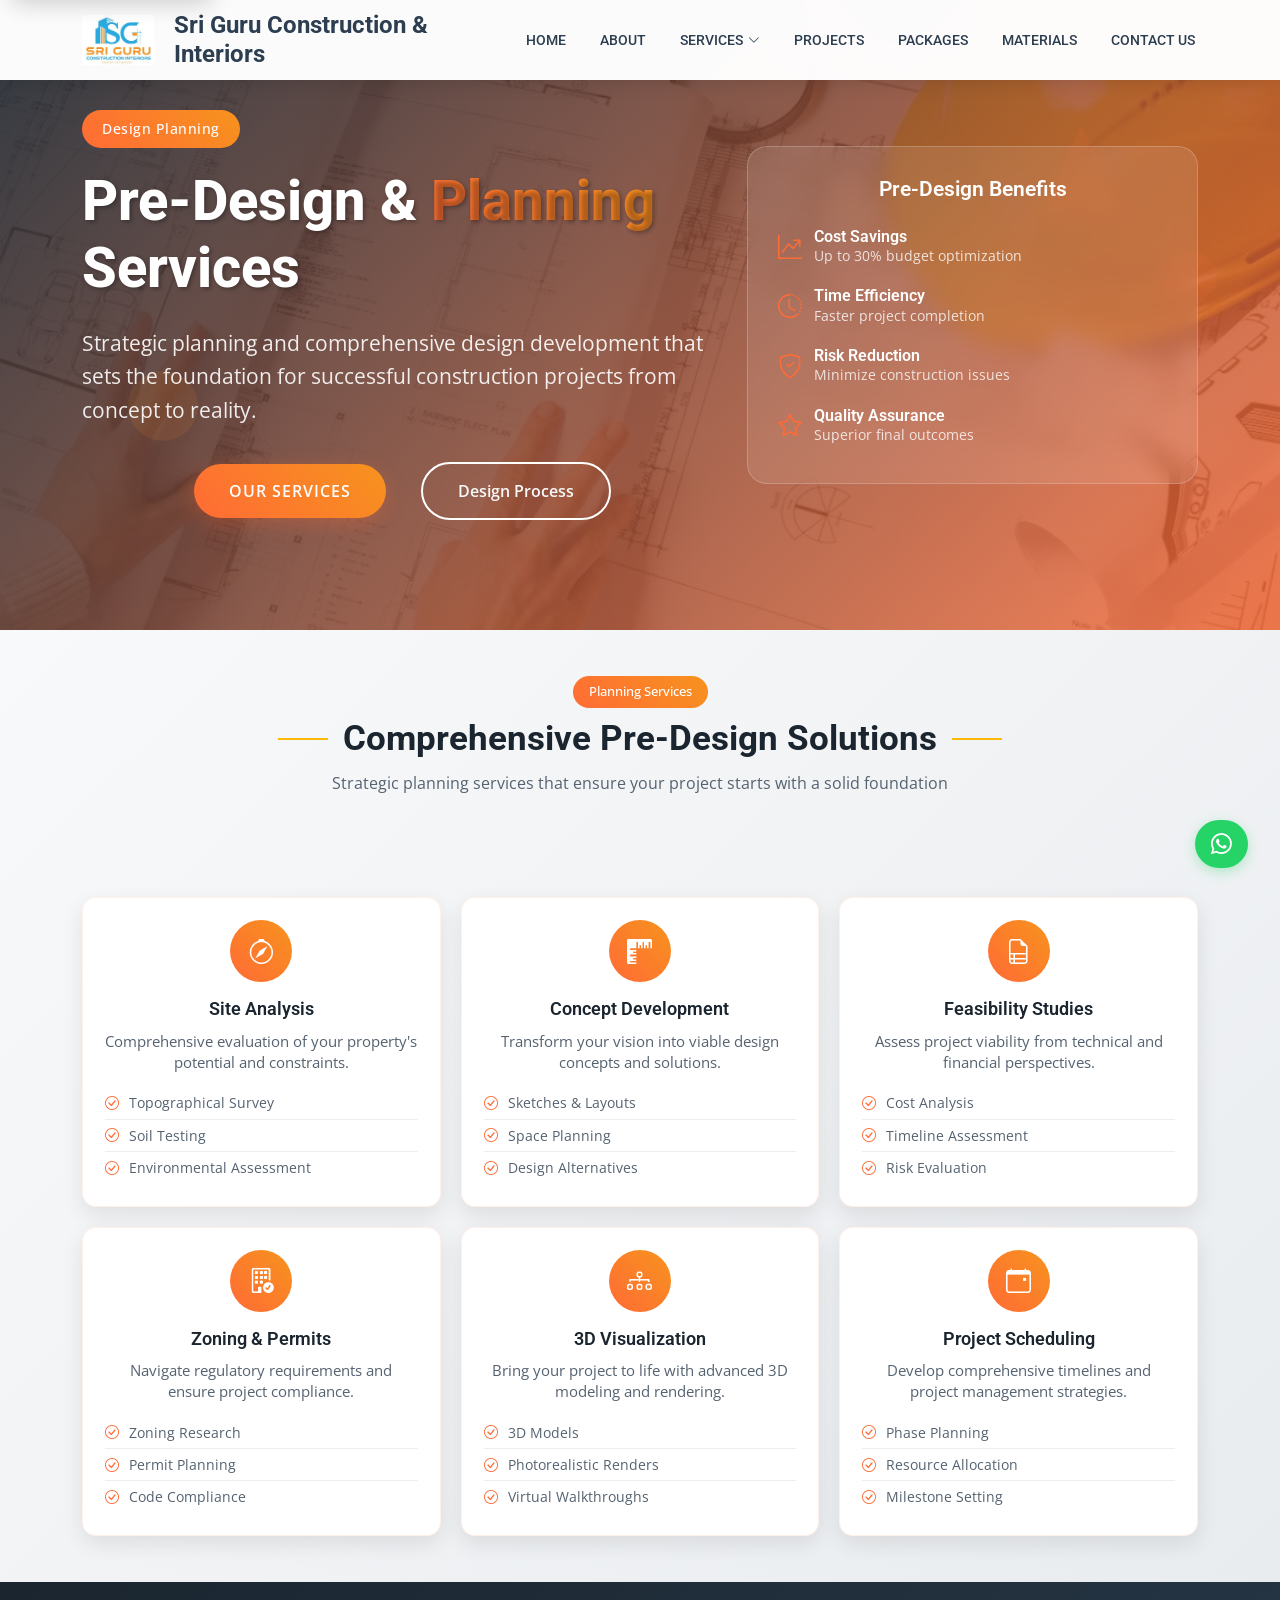
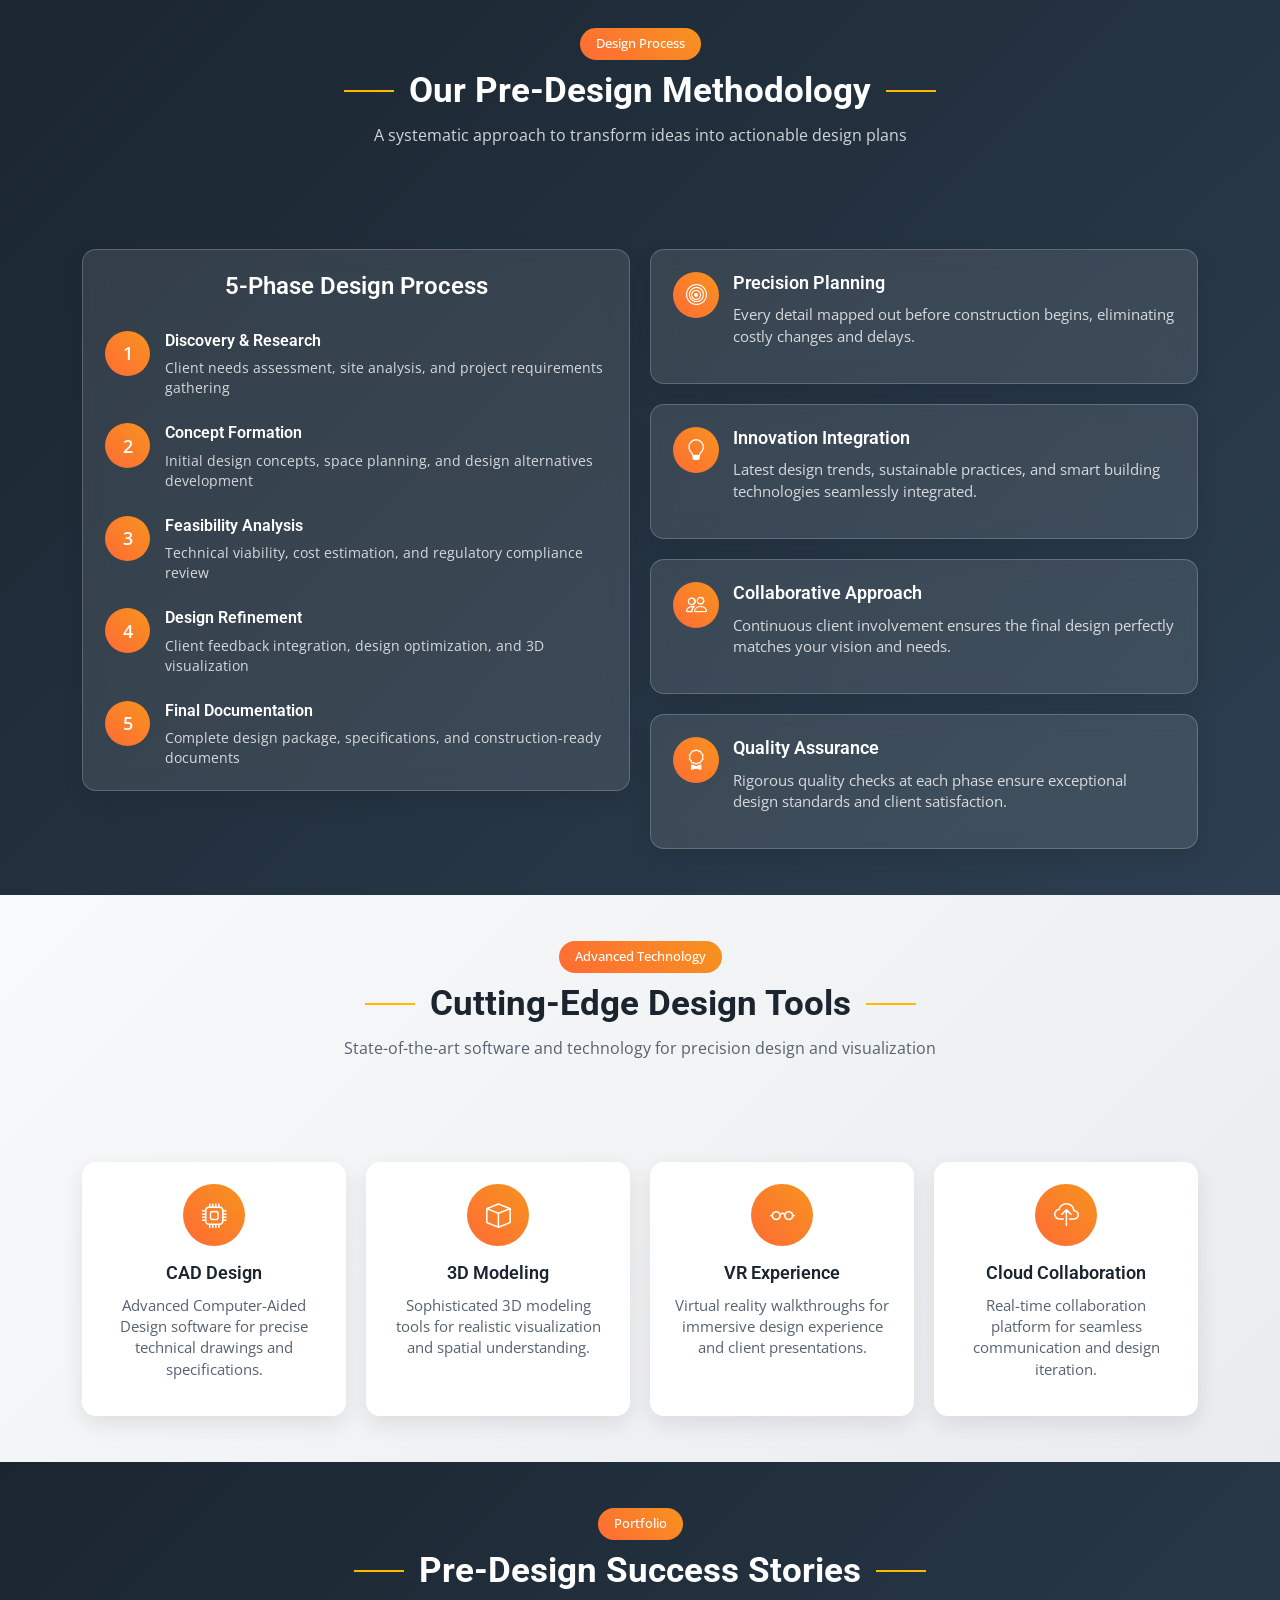
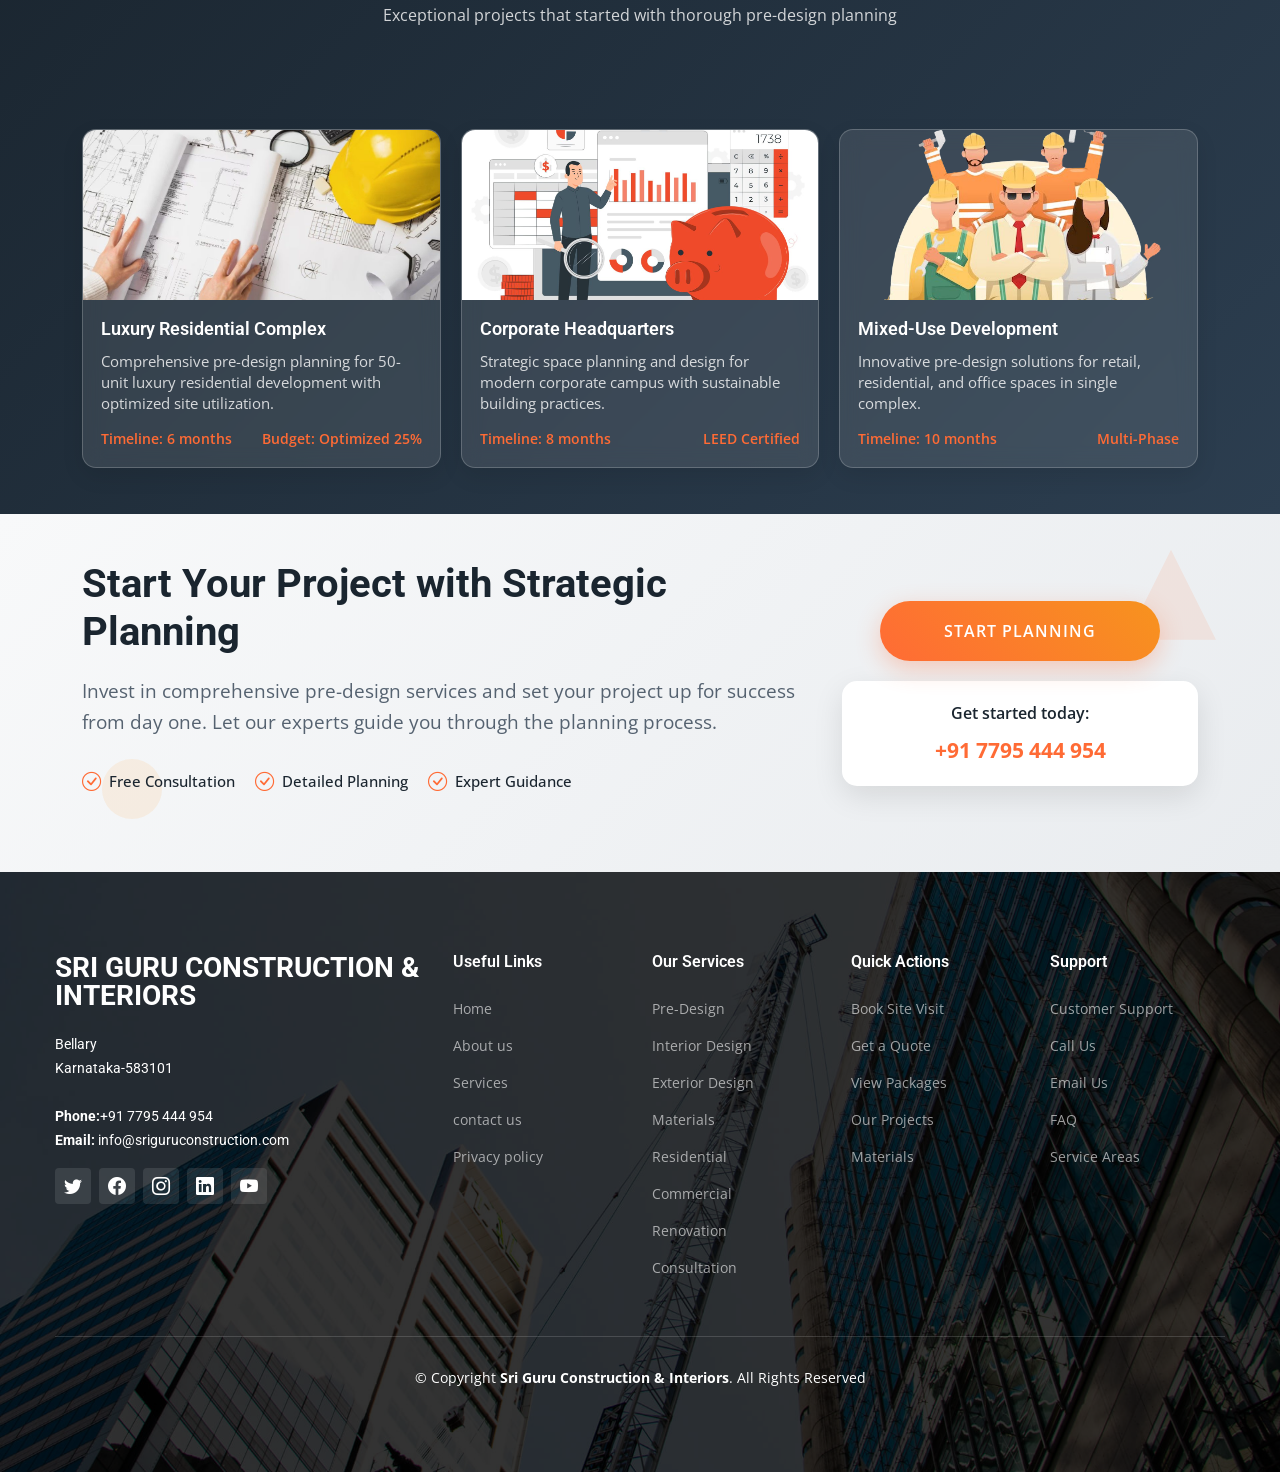
<file: pre-design.html>
<!DOCTYPE html>
<html lang="en">

<head>
  <meta charset="utf-8">
  <meta content="width=device-width, initial-scale=1.0" name="viewport">
  <meta name="robots" content="index, follow">
  <meta name="author" content="Sri Guru Construction &amp; Interiors">
  <meta name="theme-color" content="#ff6b35">
  <meta name="format-detection" content="telephone=yes">

  <title>Pre-Design &amp; Planning | Sri Guru Construction &amp; Interiors</title>
  <meta name="description" content="Professional pre-design and planning services in Bellary, including site analysis, feasibility studies, concepts, and project planning.">
  <meta content="pre-design Bellary, project planning, site analysis, feasibility study, architectural planning, design consultation, project development" name="keywords">
  <meta property="og:site_name" content="Sri Guru Construction &amp; Interiors">
  <meta property="og:type" content="website">
  <meta property="og:title" content="Pre-Design &amp; Planning | Sri Guru Construction &amp; Interiors">
  <meta property="og:description" content="Professional pre-design and planning services in Bellary, including site analysis, feasibility studies, concepts, and project planning.">
  <meta property="og:image" content="images/new_logo.jpg">
  <meta name="twitter:card" content="summary_large_image">
  <meta name="twitter:title" content="Pre-Design &amp; Planning | Sri Guru Construction &amp; Interiors">
  <meta name="twitter:description" content="Professional pre-design and planning services in Bellary, including site analysis, feasibility studies, concepts, and project planning.">
  <meta name="twitter:image" content="images/new_logo.jpg">

  <!-- Favicons -->
  <link href="assets/img/favicon.png?v=2" rel="icon">
  <link href="assets/img/apple-touch-icon.png?v=2" rel="apple-touch-icon">
  <link href="site.webmanifest?v=2" rel="manifest">
  <link rel="canonical" href="https://www.sriguruconstruction.com/pre-design.html">
  <link rel="preload" as="image" href="images/pre_design.jpg">
  <!-- Vendor CSS Files -->
  <link href="assets/vendor/bootstrap/css/bootstrap.min.css" rel="stylesheet">
  <link href="assets/vendor/bootstrap-icons/bootstrap-icons.css" rel="stylesheet">
  <link href="assets/vendor/fontawesome-free/css/all.min.css" rel="stylesheet">
  <link href="assets/vendor/aos/aos.css" rel="stylesheet">
  <link href="assets/vendor/glightbox/css/glightbox.min.css" rel="stylesheet">
  <link href="assets/vendor/swiper/swiper-bundle.min.css" rel="stylesheet">

  <!-- Template Main CSS File -->
  <link href="assets/css/main.css" rel="stylesheet">
  <!-- Google Fonts -->
  <link rel="preconnect" href="https://fonts.googleapis.com">
  <link rel="preconnect" href="https://fonts.gstatic.com" crossorigin>
  <link
    href="https://fonts.googleapis.com/css2?family=Open+Sans:ital,wght@0,300;0,400;0,500;0,600;0,700;1,300;1,400;1,600;1,700&family=Roboto:ital,wght@0,300;0,400;0,500;0,600;0,700;1,300;1,400;1,500;1,600;1,700&family=Work+Sans:ital,wght@0,300;0,400;0,500;0,600;0,700;1,300;1,400;1,500;1,600;1,700&display=swap"
    rel="stylesheet" media="print" onload="this.media='all'">
<style>
    /* Mobile navigation color and backdrop */
    @media (max-width: 1279px) {
      .header.scrolled .navbar a,
      .header.scrolled .navbar a:focus,
      .header.scrolled .navbar .dropdown ul li a,
      .header.scrolled .navbar .dropdown ul li a:focus {
        color: #2c3e50 !important;
      }
      
      .header.scrolled .navbar a:hover,
      .header.scrolled .navbar .active,
      .header.scrolled .navbar .active:focus,
      .header.scrolled .navbar li:hover > a,
      .header.scrolled .navbar .dropdown ul li a:hover {
        color: #ff6b35 !important;
      }
      
      .header.scrolled .navbar ul,
      .navbar ul {
        background: rgba(255, 255, 255, 0.95) !important;
        backdrop-filter: blur(20px) !important;
        -webkit-backdrop-filter: blur(20px) !important;
        border-left: 1px solid rgba(0, 0, 0, 0.05) !important;
      }
      
      .header.scrolled .navbar .dropdown ul,
      .navbar .dropdown ul {
        background: rgba(255, 255, 255, 0.98) !important;
        border: 1px solid rgba(44, 62, 80, 0.1) !important;
        backdrop-filter: blur(20px) !important;
        -webkit-backdrop-filter: blur(20px) !important;
      }
    }
    
    /* Logo positioning and sizing */
    .logo {
      margin-right: auto !important;
    }
    
    .logo img {
      width: 70px !important;
      height: 70px !important;
      margin-right: 20px !important;
      margin-left: -10px !important;
    }
  </style>

  <!-- =======================================================
  * Template Name: UpConstruction - v1.3.0
  * Template URL: https://bootstrapmade.com/upconstruction-bootstrap-construction-website-template/
  * Author: BootstrapMade.com
  * License: https://bootstrapmade.com/license/
  ======================================================== -->
  <script type="application/ld+json">
  {
    "@context": "https://schema.org",
    "@type": "LocalBusiness",
    "name": "Sri Guru Construction & Interiors",
    "description": "Construction, interiors, renovation, materials, packages, and consultation services in Bellary, Karnataka.",
    "telephone": "+91 7795 444 954",
    "email": "info@sriguruconstruction.com",
    "address": {
      "@type": "PostalAddress",
      "addressLocality": "Bellary",
      "addressRegion": "Karnataka",
      "addressCountry": "IN"
    },
    "areaServed": "Bellary, Karnataka",
    "priceRange": "$$",
    "sameAs": [
      "https://wa.me/917795444954",
      "https://www.instagram.com/sriguruconstruction_interiors",
      "https://youtube.com/@sriguruconstruction?si=ta1HYgKzeOpx0Ood"
    ],
    "knowsAbout": [
      "Residential construction",
      "Commercial construction",
      "Interior design",
      "Exterior design",
      "Renovation",
      "Construction consultation"
    ]
  }
  </script></head>

<body class="service-page">
  <a class="skip-link" href="#main">Skip to main content</a>

  <!-- ======= Header ======= -->
  <header id="header" class="header d-flex align-items-center">
    <div class="container-fluid container-xl d-flex align-items-center justify-content-between">

      <a href="index.html" class="logo d-flex align-items-center">
        <img decoding="async" fetchpriority="high" width="320" height="222" src="images/header-logo.jpg" alt="Sri Guru Construction &amp; Interiors" style="height: 60px; width: auto; margin-right: 15px;">
        <h1 style="color: #FF6B35; font-weight: 700;">Sri Guru Construction &amp; Interiors</h1>
      </a>

      <i class="mobile-nav-toggle mobile-nav-show bi bi-list" role="button" tabindex="0" aria-label="Open navigation menu" aria-controls="navbar" aria-expanded="false"></i>
      <i class="mobile-nav-toggle mobile-nav-hide d-none bi bi-x" role="button" tabindex="0" aria-label="Close navigation menu" aria-controls="navbar" aria-expanded="false"></i>
      <nav id="navbar" class="navbar" aria-label="Primary navigation">
        <ul>
          <li><a href="index.html">Home</a></li>
          <li><a href="about.html">About</a></li>
          <li class="dropdown"><a href="services.html"><span>Services</span> <i
                class="bi bi-chevron-down dropdown-indicator"></i></a>
            <ul>
              <li><a class="dropdown-item" href="interior.html"><i class="bi bi-house-door"></i> Interior Design</a></li>
              <li><a class="dropdown-item" href="exterior.html"><i class="bi bi-building"></i> Exterior Design</a></li>
              <li><a class="dropdown-item active" href="pre-design.html"><i class="bi bi-pencil-square"></i> Pre Design</a></li>
              <li><a class="dropdown-item" href="residential.html"><i class="bi bi-house-heart"></i> Residential</a></li>
              <li><a class="dropdown-item" href="commercial.html"><i class="bi bi-buildings"></i> Commercial</a></li>
              <li><a class="dropdown-item" href="renovation.html"><i class="bi bi-tools"></i> Renovation</a></li>
              <li><a class="dropdown-item" href="consultation.html"><i class="bi bi-chat-dots"></i> Consultation</a></li>
            </ul>
          </li>
          <li><a href="projects.html">Projects</a></li>
          <li><a href="packages.html">Packages</a></li>
          <li><a href="materials.html">Materials</a></li>
          <li><a href="contact_us.html">Contact Us</a></li>
        </ul>
      </nav><!-- .navbar -->

    </div>
  </header><!-- End Header -->

    <main id="main">

    <!-- ======= Enhanced Hero Section ======= -->
    <section class="predesign-hero" style="background: linear-gradient(135deg, rgba(26, 37, 47, 0.9), rgba(255, 107, 53, 0.8)), url('images/pre_design.jpg'); background-size: cover; background-position: center; min-height: 70vh; display: flex; align-items: center; position: relative; overflow: hidden;">
      
      <!-- Animated Background Elements -->
      <div class="hero-decoration" style="position: absolute; top: 20%; right: 12%; width: 90px; height: 90px; background: rgba(255, 107, 53, 0.1); clip-path: polygon(50% 0%, 0% 100%, 100% 100%); animation: float 7s ease-in-out infinite;"></div>
      <div class="hero-decoration" style="position: absolute; bottom: 30%; left: 10%; width: 70px; height: 70px; background: rgba(247, 147, 30, 0.1); border-radius: 50%; animation: pulse 5s ease-in-out infinite;"></div>
      <div class="hero-decoration" style="position: absolute; top: 40%; right: 5%; width: 50px; height: 50px; background: rgba(255, 107, 53, 0.1); clip-path: polygon(30% 0%, 70% 0%, 100% 30%, 100% 70%, 70% 100%, 30% 100%, 0% 70%, 0% 30%); animation: float 4s ease-in-out infinite reverse;"></div>
      
      <div class="container position-relative" data-aos="fade-up">
        <div class="row align-items-center">
          <div class="col-lg-7">
            <span class="service-badge" style="display: inline-block; background: linear-gradient(45deg, #ff6b35, #f7931e); color: white; padding: 8px 20px; border-radius: 25px; font-size: 0.9rem; font-weight: 500; margin-bottom: 20px; letter-spacing: 0.5px;">Design Planning</span>
            <h1 style="font-size: 3.5rem; font-weight: 800; color: white; line-height: 1.2; margin-bottom: 25px; text-shadow: 2px 2px 4px rgba(0,0,0,0.3);">
              Pre-Design & <span style="background: linear-gradient(45deg, #ff6b35, #f7931e); -webkit-background-clip: text; -webkit-text-fill-color: transparent; background-clip: text;">Planning</span> Services
            </h1>
            <p style="font-size: 1.3rem; color: rgba(255,255,255,0.9); line-height: 1.6; margin-bottom: 35px; max-width: 650px;">
              Strategic planning and comprehensive design development that sets the foundation for successful construction projects from concept to reality.
            </p>
            <div class="hero-actions">
              <a href="#planning-services" class="btn btn-primary" style="background: linear-gradient(45deg, #ff6b35, #f7931e); border: none; padding: 15px 35px; border-radius: 50px; font-weight: 600; text-transform: uppercase; letter-spacing: 1px; margin-right: 15px; transition: all 0.3s ease; box-shadow: 0 5px 20px rgba(255, 107, 53, 0.3);">Our Services</a>
              <a href="#design-process" class="btn btn-outline-light" style="padding: 15px 35px; border-radius: 50px; font-weight: 600; border: 2px solid white; transition: all 0.3s ease;">Design Process</a>
            </div>
          </div>
          <div class="col-lg-5 text-center" data-aos="fade-left" data-aos-delay="200">
            <div class="planning-benefits" style="background: rgba(255, 255, 255, 0.1); backdrop-filter: blur(10px); border-radius: 20px; padding: 30px; border: 1px solid rgba(255, 255, 255, 0.2);">
              <h4 style="color: white; font-weight: 600; margin-bottom: 25px; font-size: 1.3rem;">Pre-Design Benefits</h4>
              
              <div class="benefit-item" style="margin-bottom: 20px; text-align: left;">
                <div style="display: flex; align-items: center; margin-bottom: 8px;">
                  <i class="bi bi-graph-up-arrow" style="color: #ff6b35; font-size: 1.5rem; margin-right: 12px;"></i>
                  <div>
                    <h6 style="color: white; margin: 0; font-weight: 600;">Cost Savings</h6>
                    <p style="color: rgba(255,255,255,0.8); margin: 0; font-size: 0.85rem;">Up to 30% budget optimization</p>
                  </div>
                </div>
              </div>
              
              <div class="benefit-item" style="margin-bottom: 20px; text-align: left;">
                <div style="display: flex; align-items: center; margin-bottom: 8px;">
                  <i class="bi bi-clock-history" style="color: #ff6b35; font-size: 1.5rem; margin-right: 12px;"></i>
                  <div>
                    <h6 style="color: white; margin: 0; font-weight: 600;">Time Efficiency</h6>
                    <p style="color: rgba(255,255,255,0.8); margin: 0; font-size: 0.85rem;">Faster project completion</p>
                  </div>
                </div>
              </div>
              
              <div class="benefit-item" style="margin-bottom: 20px; text-align: left;">
                <div style="display: flex; align-items: center; margin-bottom: 8px;">
                  <i class="bi bi-shield-check" style="color: #ff6b35; font-size: 1.5rem; margin-right: 12px;"></i>
                  <div>
                    <h6 style="color: white; margin: 0; font-weight: 600;">Risk Reduction</h6>
                    <p style="color: rgba(255,255,255,0.8); margin: 0; font-size: 0.85rem;">Minimize construction issues</p>
                  </div>
                </div>
              </div>
              
              <div class="benefit-item" style="text-align: left;">
                <div style="display: flex; align-items: center; margin-bottom: 8px;">
                  <i class="bi bi-star" style="color: #ff6b35; font-size: 1.5rem; margin-right: 12px;"></i>
                  <div>
                    <h6 style="color: white; margin: 0; font-weight: 600;">Quality Assurance</h6>
                    <p style="color: rgba(255,255,255,0.8); margin: 0; font-size: 0.85rem;">Superior final outcomes</p>
                  </div>
                </div>
              </div>
            </div>
          </div>
        </div>
      </div>
    </section>

    <!-- ======= Planning Services Showcase ======= -->
    <section id="planning-services" class="py-5" style="background: linear-gradient(135deg, #f8f9fa 0%, #e9ecef 100%);">
      <div class="container">
        <div class="section-header text-center mb-5" data-aos="fade-up">
          <span class="section-badge" style="display: inline-block; background: linear-gradient(45deg, #ff6b35, #f7931e); color: white; padding: 8px 20px; border-radius: 25px; font-size: 0.9rem; font-weight: 500; margin-bottom: 15px;">Planning Services</span>
          <h2 style="font-size: 2.8rem; font-weight: 700; color: #1a252f; margin-bottom: 20px;">Comprehensive Pre-Design Solutions</h2>
          <p style="font-size: 1.2rem; color: #556270; max-width: 700px; margin: 0 auto; line-height: 1.6;">Strategic planning services that ensure your project starts with a solid foundation</p>
        </div>

        <div class="row g-4">
          <div class="col-lg-4 col-md-6" data-aos="fade-up" data-aos-delay="100">
            <div class="service-card" style="background: white; border-radius: 20px; padding: 30px; text-align: center; box-shadow: 0 10px 30px rgba(0,0,0,0.1); transition: all 0.3s ease; border: 1px solid rgba(255, 107, 53, 0.1); height: 100%;">
              <div class="service-icon" style="width: 80px; height: 80px; background: linear-gradient(45deg, #ff6b35, #f7931e); border-radius: 50%; display: flex; align-items: center; justify-content: center; margin: 0 auto 25px; font-size: 2rem; color: white;">
                <i class="bi bi-compass"></i>
              </div>
              <h4 style="color: #1a252f; font-weight: 600; margin-bottom: 15px; font-size: 1.4rem;">Site Analysis</h4>
              <p style="color: #556270; line-height: 1.6; margin-bottom: 20px;">Comprehensive evaluation of your property's potential and constraints.</p>
              <ul style="list-style: none; padding: 0; text-align: left;">
                <li style="padding: 8px 0; color: #556270; border-bottom: 1px solid #eee;"><i class="bi bi-check-circle" style="color: #ff6b35; margin-right: 10px;"></i>Topographical Survey</li>
                <li style="padding: 8px 0; color: #556270; border-bottom: 1px solid #eee;"><i class="bi bi-check-circle" style="color: #ff6b35; margin-right: 10px;"></i>Soil Testing</li>
                <li style="padding: 8px 0; color: #556270;"><i class="bi bi-check-circle" style="color: #ff6b35; margin-right: 10px;"></i>Environmental Assessment</li>
              </ul>
            </div>
          </div>

          <div class="col-lg-4 col-md-6" data-aos="fade-up" data-aos-delay="200">
            <div class="service-card" style="background: white; border-radius: 20px; padding: 30px; text-align: center; box-shadow: 0 10px 30px rgba(0,0,0,0.1); transition: all 0.3s ease; border: 1px solid rgba(255, 107, 53, 0.1); height: 100%;">
              <div class="service-icon" style="width: 80px; height: 80px; background: linear-gradient(45deg, #ff6b35, #f7931e); border-radius: 50%; display: flex; align-items: center; justify-content: center; margin: 0 auto 25px; font-size: 2rem; color: white;">
                <i class="bi bi-rulers"></i>
              </div>
              <h4 style="color: #1a252f; font-weight: 600; margin-bottom: 15px; font-size: 1.4rem;">Concept Development</h4>
              <p style="color: #556270; line-height: 1.6; margin-bottom: 20px;">Transform your vision into viable design concepts and solutions.</p>
              <ul style="list-style: none; padding: 0; text-align: left;">
                <li style="padding: 8px 0; color: #556270; border-bottom: 1px solid #eee;"><i class="bi bi-check-circle" style="color: #ff6b35; margin-right: 10px;"></i>Sketches & Layouts</li>
                <li style="padding: 8px 0; color: #556270; border-bottom: 1px solid #eee;"><i class="bi bi-check-circle" style="color: #ff6b35; margin-right: 10px;"></i>Space Planning</li>
                <li style="padding: 8px 0; color: #556270;"><i class="bi bi-check-circle" style="color: #ff6b35; margin-right: 10px;"></i>Design Alternatives</li>
              </ul>
            </div>
          </div>

          <div class="col-lg-4 col-md-6" data-aos="fade-up" data-aos-delay="300">
            <div class="service-card" style="background: white; border-radius: 20px; padding: 30px; text-align: center; box-shadow: 0 10px 30px rgba(0,0,0,0.1); transition: all 0.3s ease; border: 1px solid rgba(255, 107, 53, 0.1); height: 100%;">
              <div class="service-icon" style="width: 80px; height: 80px; background: linear-gradient(45deg, #ff6b35, #f7931e); border-radius: 50%; display: flex; align-items: center; justify-content: center; margin: 0 auto 25px; font-size: 2rem; color: white;">
                <i class="bi bi-file-earmark-ruled"></i>
              </div>
              <h4 style="color: #1a252f; font-weight: 600; margin-bottom: 15px; font-size: 1.4rem;">Feasibility Studies</h4>
              <p style="color: #556270; line-height: 1.6; margin-bottom: 20px;">Assess project viability from technical and financial perspectives.</p>
              <ul style="list-style: none; padding: 0; text-align: left;">
                <li style="padding: 8px 0; color: #556270; border-bottom: 1px solid #eee;"><i class="bi bi-check-circle" style="color: #ff6b35; margin-right: 10px;"></i>Cost Analysis</li>
                <li style="padding: 8px 0; color: #556270; border-bottom: 1px solid #eee;"><i class="bi bi-check-circle" style="color: #ff6b35; margin-right: 10px;"></i>Timeline Assessment</li>
                <li style="padding: 8px 0; color: #556270;"><i class="bi bi-check-circle" style="color: #ff6b35; margin-right: 10px;"></i>Risk Evaluation</li>
              </ul>
            </div>
          </div>

          <div class="col-lg-4 col-md-6" data-aos="fade-up" data-aos-delay="400">
            <div class="service-card" style="background: white; border-radius: 20px; padding: 30px; text-align: center; box-shadow: 0 10px 30px rgba(0,0,0,0.1); transition: all 0.3s ease; border: 1px solid rgba(255, 107, 53, 0.1); height: 100%;">
              <div class="service-icon" style="width: 80px; height: 80px; background: linear-gradient(45deg, #ff6b35, #f7931e); border-radius: 50%; display: flex; align-items: center; justify-content: center; margin: 0 auto 25px; font-size: 2rem; color: white;">
                <i class="bi bi-building-check"></i>
              </div>
              <h4 style="color: #1a252f; font-weight: 600; margin-bottom: 15px; font-size: 1.4rem;">Zoning & Permits</h4>
              <p style="color: #556270; line-height: 1.6; margin-bottom: 20px;">Navigate regulatory requirements and ensure project compliance.</p>
              <ul style="list-style: none; padding: 0; text-align: left;">
                <li style="padding: 8px 0; color: #556270; border-bottom: 1px solid #eee;"><i class="bi bi-check-circle" style="color: #ff6b35; margin-right: 10px;"></i>Zoning Research</li>
                <li style="padding: 8px 0; color: #556270; border-bottom: 1px solid #eee;"><i class="bi bi-check-circle" style="color: #ff6b35; margin-right: 10px;"></i>Permit Planning</li>
                <li style="padding: 8px 0; color: #556270;"><i class="bi bi-check-circle" style="color: #ff6b35; margin-right: 10px;"></i>Code Compliance</li>
              </ul>
            </div>
          </div>

          <div class="col-lg-4 col-md-6" data-aos="fade-up" data-aos-delay="500">
            <div class="service-card" style="background: white; border-radius: 20px; padding: 30px; text-align: center; box-shadow: 0 10px 30px rgba(0,0,0,0.1); transition: all 0.3s ease; border: 1px solid rgba(255, 107, 53, 0.1); height: 100%;">
              <div class="service-icon" style="width: 80px; height: 80px; background: linear-gradient(45deg, #ff6b35, #f7931e); border-radius: 50%; display: flex; align-items: center; justify-content: center; margin: 0 auto 25px; font-size: 2rem; color: white;">
                <i class="bi bi-diagram-3"></i>
              </div>
              <h4 style="color: #1a252f; font-weight: 600; margin-bottom: 15px; font-size: 1.4rem;">3D Visualization</h4>
              <p style="color: #556270; line-height: 1.6; margin-bottom: 20px;">Bring your project to life with advanced 3D modeling and rendering.</p>
              <ul style="list-style: none; padding: 0; text-align: left;">
                <li style="padding: 8px 0; color: #556270; border-bottom: 1px solid #eee;"><i class="bi bi-check-circle" style="color: #ff6b35; margin-right: 10px;"></i>3D Models</li>
                <li style="padding: 8px 0; color: #556270; border-bottom: 1px solid #eee;"><i class="bi bi-check-circle" style="color: #ff6b35; margin-right: 10px;"></i>Photorealistic Renders</li>
                <li style="padding: 8px 0; color: #556270;"><i class="bi bi-check-circle" style="color: #ff6b35; margin-right: 10px;"></i>Virtual Walkthroughs</li>
              </ul>
            </div>
          </div>

          <div class="col-lg-4 col-md-6" data-aos="fade-up" data-aos-delay="600">
            <div class="service-card" style="background: white; border-radius: 20px; padding: 30px; text-align: center; box-shadow: 0 10px 30px rgba(0,0,0,0.1); transition: all 0.3s ease; border: 1px solid rgba(255, 107, 53, 0.1); height: 100%;">
              <div class="service-icon" style="width: 80px; height: 80px; background: linear-gradient(45deg, #ff6b35, #f7931e); border-radius: 50%; display: flex; align-items: center; justify-content: center; margin: 0 auto 25px; font-size: 2rem; color: white;">
                <i class="bi bi-calendar-event"></i>
              </div>
              <h4 style="color: #1a252f; font-weight: 600; margin-bottom: 15px; font-size: 1.4rem;">Project Scheduling</h4>
              <p style="color: #556270; line-height: 1.6; margin-bottom: 20px;">Develop comprehensive timelines and project management strategies.</p>
              <ul style="list-style: none; padding: 0; text-align: left;">
                <li style="padding: 8px 0; color: #556270; border-bottom: 1px solid #eee;"><i class="bi bi-check-circle" style="color: #ff6b35; margin-right: 10px;"></i>Phase Planning</li>
                <li style="padding: 8px 0; color: #556270; border-bottom: 1px solid #eee;"><i class="bi bi-check-circle" style="color: #ff6b35; margin-right: 10px;"></i>Resource Allocation</li>
                <li style="padding: 8px 0; color: #556270;"><i class="bi bi-check-circle" style="color: #ff6b35; margin-right: 10px;"></i>Milestone Setting</li>
            </div>
          </div>
        </div>
      </div>
    </section>

    <!-- ======= Design Process Section ======= -->
    <section id="design-process" class="py-5" style="background: linear-gradient(135deg, #1a252f 0%, #2c3e50 100%); overflow: hidden;">
      <div class="container">
        <div class="section-header text-center mb-5" data-aos="fade-up">
          <span class="section-badge" style="display: inline-block; background: linear-gradient(45deg, #ff6b35, #f7931e); color: white; padding: 8px 20px; border-radius: 25px; font-size: 0.9rem; font-weight: 500; margin-bottom: 15px;">Design Process</span>
          <h2 style="font-size: 2.8rem; font-weight: 700; color: white; margin-bottom: 20px;">Our Pre-Design Methodology</h2>
          <p style="font-size: 1.2rem; color: rgba(255,255,255,0.8); max-width: 700px; margin: 0 auto; line-height: 1.6;">A systematic approach to transform ideas into actionable design plans</p>
        </div>

        <div class="row g-4">
          <div class="col-lg-6" data-aos="fade-right">
            <div class="process-visualization" style="position: relative;">
              <div class="process-flow" style="background: rgba(255, 255, 255, 0.1); backdrop-filter: blur(10px); border-radius: 20px; padding: 40px; border: 1px solid rgba(255, 255, 255, 0.2);">
                <h4 style="color: white; font-weight: 600; margin-bottom: 30px; text-align: center; font-size: 1.5rem;">5-Phase Design Process</h4>
                
                <div class="phase-item" style="position: relative; margin-bottom: 25px; padding-left: 60px;">
                  <div class="phase-number" style="position: absolute; left: 0; top: 0; width: 45px; height: 45px; background: linear-gradient(45deg, #ff6b35, #f7931e); border-radius: 50%; display: flex; align-items: center; justify-content: center; color: white; font-weight: 600; font-size: 1.1rem;">1</div>
                  <h6 style="color: white; font-weight: 600; margin-bottom: 8px;">Discovery & Research</h6>
                  <p style="color: rgba(255,255,255,0.8); margin: 0; font-size: 0.9rem; line-height: 1.4;">Client needs assessment, site analysis, and project requirements gathering</p>
                </div>

                <div class="phase-item" style="position: relative; margin-bottom: 25px; padding-left: 60px;">
                  <div class="phase-number" style="position: absolute; left: 0; top: 0; width: 45px; height: 45px; background: linear-gradient(45deg, #ff6b35, #f7931e); border-radius: 50%; display: flex; align-items: center; justify-content: center; color: white; font-weight: 600; font-size: 1.1rem;">2</div>
                  <h6 style="color: white; font-weight: 600; margin-bottom: 8px;">Concept Formation</h6>
                  <p style="color: rgba(255,255,255,0.8); margin: 0; font-size: 0.9rem; line-height: 1.4;">Initial design concepts, space planning, and design alternatives development</p>
                </div>

                <div class="phase-item" style="position: relative; margin-bottom: 25px; padding-left: 60px;">
                  <div class="phase-number" style="position: absolute; left: 0; top: 0; width: 45px; height: 45px; background: linear-gradient(45deg, #ff6b35, #f7931e); border-radius: 50%; display: flex; align-items: center; justify-content: center; color: white; font-weight: 600; font-size: 1.1rem;">3</div>
                  <h6 style="color: white; font-weight: 600; margin-bottom: 8px;">Feasibility Analysis</h6>
                  <p style="color: rgba(255,255,255,0.8); margin: 0; font-size: 0.9rem; line-height: 1.4;">Technical viability, cost estimation, and regulatory compliance review</p>
                </div>

                <div class="phase-item" style="position: relative; margin-bottom: 25px; padding-left: 60px;">
                  <div class="phase-number" style="position: absolute; left: 0; top: 0; width: 45px; height: 45px; background: linear-gradient(45deg, #ff6b35, #f7931e); border-radius: 50%; display: flex; align-items: center; justify-content: center; color: white; font-weight: 600; font-size: 1.1rem;">4</div>
                  <h6 style="color: white; font-weight: 600; margin-bottom: 8px;">Design Refinement</h6>
                  <p style="color: rgba(255,255,255,0.8); margin: 0; font-size: 0.9rem; line-height: 1.4;">Client feedback integration, design optimization, and 3D visualization</p>
                </div>

                <div class="phase-item" style="position: relative; padding-left: 60px;">
                  <div class="phase-number" style="position: absolute; left: 0; top: 0; width: 45px; height: 45px; background: linear-gradient(45deg, #ff6b35, #f7931e); border-radius: 50%; display: flex; align-items: center; justify-content: center; color: white; font-weight: 600; font-size: 1.1rem;">5</div>
                  <h6 style="color: white; font-weight: 600; margin-bottom: 8px;">Final Documentation</h6>
                  <p style="color: rgba(255,255,255,0.8); margin: 0; font-size: 0.9rem; line-height: 1.4;">Complete design package, specifications, and construction-ready documents</p>
                </div>
              </div>
            </div>
          </div>

          <div class="col-lg-6" data-aos="fade-left">
            <div class="process-benefits">
              <div class="benefit-card" style="background: rgba(255, 255, 255, 0.1); backdrop-filter: blur(10px); border-radius: 15px; padding: 25px; margin-bottom: 20px; border: 1px solid rgba(255, 255, 255, 0.2); transition: all 0.3s ease;">
                <div style="display: flex; align-items: flex-start;">
                  <div class="benefit-icon" style="width: 50px; height: 50px; background: linear-gradient(45deg, #ff6b35, #f7931e); border-radius: 50%; display: flex; align-items: center; justify-content: center; margin-right: 15px; flex-shrink: 0;">
                    <i class="bi bi-bullseye" style="color: white; font-size: 1.3rem;"></i>
                  </div>
                  <div>
                    <h5 style="color: white; font-weight: 600; margin-bottom: 10px;">Precision Planning</h5>
                    <p style="color: rgba(255,255,255,0.8); margin: 0; line-height: 1.5; font-size: 0.95rem;">Every detail mapped out before construction begins, eliminating costly changes and delays.</p>
                  </div>
                </div>
              </div>

              <div class="benefit-card" style="background: rgba(255, 255, 255, 0.1); backdrop-filter: blur(10px); border-radius: 15px; padding: 25px; margin-bottom: 20px; border: 1px solid rgba(255, 255, 255, 0.2); transition: all 0.3s ease;">
                <div style="display: flex; align-items: flex-start;">
                  <div class="benefit-icon" style="width: 50px; height: 50px; background: linear-gradient(45deg, #ff6b35, #f7931e); border-radius: 50%; display: flex; align-items: center; justify-content: center; margin-right: 15px; flex-shrink: 0;">
                    <i class="bi bi-lightbulb" style="color: white; font-size: 1.3rem;"></i>
                  </div>
                  <div>
                    <h5 style="color: white; font-weight: 600; margin-bottom: 10px;">Innovation Integration</h5>
                    <p style="color: rgba(255,255,255,0.8); margin: 0; line-height: 1.5; font-size: 0.95rem;">Latest design trends, sustainable practices, and smart building technologies seamlessly integrated.</p>
                  </div>
                </div>
              </div>

              <div class="benefit-card" style="background: rgba(255, 255, 255, 0.1); backdrop-filter: blur(10px); border-radius: 15px; padding: 25px; margin-bottom: 20px; border: 1px solid rgba(255, 255, 255, 0.2); transition: all 0.3s ease;">
                <div style="display: flex; align-items: flex-start;">
                  <div class="benefit-icon" style="width: 50px; height: 50px; background: linear-gradient(45deg, #ff6b35, #f7931e); border-radius: 50%; display: flex; align-items: center; justify-content: center; margin-right: 15px; flex-shrink: 0;">
                    <i class="bi bi-people" style="color: white; font-size: 1.3rem;"></i>
                  </div>
                  <div>
                    <h5 style="color: white; font-weight: 600; margin-bottom: 10px;">Collaborative Approach</h5>
                    <p style="color: rgba(255,255,255,0.8); margin: 0; line-height: 1.5; font-size: 0.95rem;">Continuous client involvement ensures the final design perfectly matches your vision and needs.</p>
                  </div>
                </div>
              </div>

              <div class="benefit-card" style="background: rgba(255, 255, 255, 0.1); backdrop-filter: blur(10px); border-radius: 15px; padding: 25px; border: 1px solid rgba(255, 255, 255, 0.2); transition: all 0.3s ease;">
                <div style="display: flex; align-items: flex-start;">
                  <div class="benefit-icon" style="width: 50px; height: 50px; background: linear-gradient(45deg, #ff6b35, #f7931e); border-radius: 50%; display: flex; align-items: center; justify-content: center; margin-right: 15px; flex-shrink: 0;">
                    <i class="bi bi-award" style="color: white; font-size: 1.3rem;"></i>
                  </div>
                  <div>
                    <h5 style="color: white; font-weight: 600; margin-bottom: 10px;">Quality Assurance</h5>
                    <p style="color: rgba(255,255,255,0.8); margin: 0; line-height: 1.5; font-size: 0.95rem;">Rigorous quality checks at each phase ensure exceptional design standards and client satisfaction.</p>
                  </div>
                </div>
              </div>
            </div>
          </div>
        </div>
      </div>
    </section>

    <!-- ======= Design Tools & Technology Section ======= -->
    <section class="py-5" style="background: linear-gradient(135deg, #f8f9fa 0%, #e9ecef 100%);">
      <div class="container">
        <div class="section-header text-center mb-5" data-aos="fade-up">
          <span class="section-badge" style="display: inline-block; background: linear-gradient(45deg, #ff6b35, #f7931e); color: white; padding: 8px 20px; border-radius: 25px; font-size: 0.9rem; font-weight: 500; margin-bottom: 15px;">Advanced Technology</span>
          <h2 style="font-size: 2.8rem; font-weight: 700; color: #1a252f; margin-bottom: 20px;">Cutting-Edge Design Tools</h2>
          <p style="font-size: 1.2rem; color: #556270; max-width: 700px; margin: 0 auto; line-height: 1.6;">State-of-the-art software and technology for precision design and visualization</p>
        </div>

        <div class="row g-4">
          <div class="col-lg-3 col-md-6" data-aos="fade-up" data-aos-delay="100">
            <div class="tech-card" style="background: white; border-radius: 20px; padding: 30px; text-align: center; box-shadow: 0 10px 30px rgba(0,0,0,0.1); transition: all 0.3s ease; height: 100%; position: relative; overflow: hidden;">
              <div class="tech-bg" style="position: absolute; top: -50%; right: -50%; width: 100px; height: 100px; background: linear-gradient(45deg, rgba(255, 107, 53, 0.1), rgba(247, 147, 30, 0.1)); border-radius: 50%; transform: rotate(45deg);"></div>
              <div class="tech-icon" style="width: 70px; height: 70px; background: linear-gradient(45deg, #ff6b35, #f7931e); border-radius: 50%; display: flex; align-items: center; justify-content: center; margin: 0 auto 20px; font-size: 1.8rem; color: white; position: relative; z-index: 2;">
                <i class="bi bi-cpu"></i>
              </div>
              <h5 style="color: #1a252f; font-weight: 600; margin-bottom: 15px; position: relative; z-index: 2;">CAD Design</h5>
              <p style="color: #556270; line-height: 1.5; margin: 0; font-size: 0.95rem; position: relative; z-index: 2;">Advanced Computer-Aided Design software for precise technical drawings and specifications.</p>
            </div>
          </div>

          <div class="col-lg-3 col-md-6" data-aos="fade-up" data-aos-delay="200">
            <div class="tech-card" style="background: white; border-radius: 20px; padding: 30px; text-align: center; box-shadow: 0 10px 30px rgba(0,0,0,0.1); transition: all 0.3s ease; height: 100%; position: relative; overflow: hidden;">
              <div class="tech-bg" style="position: absolute; top: -50%; right: -50%; width: 100px; height: 100px; background: linear-gradient(45deg, rgba(255, 107, 53, 0.1), rgba(247, 147, 30, 0.1)); border-radius: 50%; transform: rotate(45deg);"></div>
              <div class="tech-icon" style="width: 70px; height: 70px; background: linear-gradient(45deg, #ff6b35, #f7931e); border-radius: 50%; display: flex; align-items: center; justify-content: center; margin: 0 auto 20px; font-size: 1.8rem; color: white; position: relative; z-index: 2;">
                <i class="bi bi-box"></i>
              </div>
              <h5 style="color: #1a252f; font-weight: 600; margin-bottom: 15px; position: relative; z-index: 2;">3D Modeling</h5>
              <p style="color: #556270; line-height: 1.5; margin: 0; font-size: 0.95rem; position: relative; z-index: 2;">Sophisticated 3D modeling tools for realistic visualization and spatial understanding.</p>
            </div>
          </div>

          <div class="col-lg-3 col-md-6" data-aos="fade-up" data-aos-delay="300">
            <div class="tech-card" style="background: white; border-radius: 20px; padding: 30px; text-align: center; box-shadow: 0 10px 30px rgba(0,0,0,0.1); transition: all 0.3s ease; height: 100%; position: relative; overflow: hidden;">
              <div class="tech-bg" style="position: absolute; top: -50%; right: -50%; width: 100px; height: 100px; background: linear-gradient(45deg, rgba(255, 107, 53, 0.1), rgba(247, 147, 30, 0.1)); border-radius: 50%; transform: rotate(45deg);"></div>
              <div class="tech-icon" style="width: 70px; height: 70px; background: linear-gradient(45deg, #ff6b35, #f7931e); border-radius: 50%; display: flex; align-items: center; justify-content: center; margin: 0 auto 20px; font-size: 1.8rem; color: white; position: relative; z-index: 2;">
                <i class="bi bi-eyeglasses"></i>
              </div>
              <h5 style="color: #1a252f; font-weight: 600; margin-bottom: 15px; position: relative; z-index: 2;">VR Experience</h5>
              <p style="color: #556270; line-height: 1.5; margin: 0; font-size: 0.95rem; position: relative; z-index: 2;">Virtual reality walkthroughs for immersive design experience and client presentations.</p>
            </div>
          </div>

          <div class="col-lg-3 col-md-6" data-aos="fade-up" data-aos-delay="400">
            <div class="tech-card" style="background: white; border-radius: 20px; padding: 30px; text-align: center; box-shadow: 0 10px 30px rgba(0,0,0,0.1); transition: all 0.3s ease; height: 100%; position: relative; overflow: hidden;">
              <div class="tech-bg" style="position: absolute; top: -50%; right: -50%; width: 100px; height: 100px; background: linear-gradient(45deg, rgba(255, 107, 53, 0.1), rgba(247, 147, 30, 0.1)); border-radius: 50%; transform: rotate(45deg);"></div>
              <div class="tech-icon" style="width: 70px; height: 70px; background: linear-gradient(45deg, #ff6b35, #f7931e); border-radius: 50%; display: flex; align-items: center; justify-content: center; margin: 0 auto 20px; font-size: 1.8rem; color: white; position: relative; z-index: 2;">
                <i class="bi bi-cloud-upload"></i>
              </div>
              <h5 style="color: #1a252f; font-weight: 600; margin-bottom: 15px; position: relative; z-index: 2;">Cloud Collaboration</h5>
              <p style="color: #556270; line-height: 1.5; margin: 0; font-size: 0.95rem; position: relative; z-index: 2;">Real-time collaboration platform for seamless communication and design iteration.</p>
            </div>
          </div>
        </div>
      </div>
    </section>

    <!-- ======= Project Portfolio Section ======= -->
    <section class="py-5" style="background: linear-gradient(135deg, #1a252f 0%, #2c3e50 100%); overflow: hidden;">
      <div class="container">
        <div class="section-header text-center mb-5" data-aos="fade-up">
          <span class="section-badge" style="display: inline-block; background: linear-gradient(45deg, #ff6b35, #f7931e); color: white; padding: 8px 20px; border-radius: 25px; font-size: 0.9rem; font-weight: 500; margin-bottom: 15px;">Portfolio</span>
          <h2 style="font-size: 2.8rem; font-weight: 700; color: white; margin-bottom: 20px;">Pre-Design Success Stories</h2>
          <p style="font-size: 1.2rem; color: rgba(255,255,255,0.8); max-width: 700px; margin: 0 auto; line-height: 1.6;">Exceptional projects that started with thorough pre-design planning</p>
        </div>

        <div class="row g-4">
          <div class="col-lg-4 col-md-6" data-aos="fade-up" data-aos-delay="100">
            <div class="portfolio-card" style="background: rgba(255, 255, 255, 0.1); backdrop-filter: blur(10px); border-radius: 20px; overflow: hidden; border: 1px solid rgba(255, 255, 255, 0.2); transition: all 0.3s ease; height: 100%;">
              <div class="portfolio-image" style="height: 200px; background: url('images/pre_design.jpg'); background-size: cover; background-position: center; position: relative;">
                <div class="portfolio-overlay" style="position: absolute; inset: 0; background: linear-gradient(45deg, rgba(255, 107, 53, 0.8), rgba(247, 147, 30, 0.8)); opacity: 0; transition: all 0.3s ease; display: flex; align-items: center; justify-content: center;">
                  <i class="bi bi-eye" style="color: white; font-size: 2rem;"></i>
                </div>
              </div>
              <div class="portfolio-content" style="padding: 25px;">
                <h5 style="color: white; font-weight: 600; margin-bottom: 10px;">Luxury Residential Complex</h5>
                <p style="color: rgba(255,255,255,0.8); font-size: 0.9rem; line-height: 1.5; margin-bottom: 15px;">Comprehensive pre-design planning for 50-unit luxury residential development with optimized site utilization.</p>
                <div class="portfolio-stats" style="display: flex; justify-content: space-between; font-size: 0.85rem;">
                  <span style="color: #ff6b35; font-weight: 600;">Timeline: 6 months</span>
                  <span style="color: #ff6b35; font-weight: 600;">Budget: Optimized 25%</span>
                </div>
              </div>
            </div>
          </div>

          <div class="col-lg-4 col-md-6" data-aos="fade-up" data-aos-delay="200">
            <div class="portfolio-card" style="background: rgba(255, 255, 255, 0.1); backdrop-filter: blur(10px); border-radius: 20px; overflow: hidden; border: 1px solid rgba(255, 255, 255, 0.2); transition: all 0.3s ease; height: 100%;">
              <div class="portfolio-image" style="height: 200px; background: url('images/Manage-money-pana.jpg'); background-size: cover; background-position: center; position: relative;">
                <div class="portfolio-overlay" style="position: absolute; inset: 0; background: linear-gradient(45deg, rgba(255, 107, 53, 0.8), rgba(247, 147, 30, 0.8)); opacity: 0; transition: all 0.3s ease; display: flex; align-items: center; justify-content: center;">
                  <i class="bi bi-eye" style="color: white; font-size: 2rem;"></i>
                </div>
              </div>
              <div class="portfolio-content" style="padding: 25px;">
                <h5 style="color: white; font-weight: 600; margin-bottom: 10px;">Corporate Headquarters</h5>
                <p style="color: rgba(255,255,255,0.8); font-size: 0.9rem; line-height: 1.5; margin-bottom: 15px;">Strategic space planning and design for modern corporate campus with sustainable building practices.</p>
                <div class="portfolio-stats" style="display: flex; justify-content: space-between; font-size: 0.85rem;">
                  <span style="color: #ff6b35; font-weight: 600;">Timeline: 8 months</span>
                  <span style="color: #ff6b35; font-weight: 600;">LEED Certified</span>
                </div>
              </div>
            </div>
          </div>

          <div class="col-lg-4 col-md-6" data-aos="fade-up" data-aos-delay="300">
            <div class="portfolio-card" style="background: rgba(255, 255, 255, 0.1); backdrop-filter: blur(10px); border-radius: 20px; overflow: hidden; border: 1px solid rgba(255, 255, 255, 0.2); transition: all 0.3s ease; height: 100%;">
              <div class="portfolio-image" style="height: 200px; background: url('images/who_are_we.png'); background-size: cover; background-position: center; position: relative;">
                <div class="portfolio-overlay" style="position: absolute; inset: 0; background: linear-gradient(45deg, rgba(255, 107, 53, 0.8), rgba(247, 147, 30, 0.8)); opacity: 0; transition: all 0.3s ease; display: flex; align-items: center; justify-content: center;">
                  <i class="bi bi-eye" style="color: white; font-size: 2rem;"></i>
                </div>
              </div>
              <div class="portfolio-content" style="padding: 25px;">
                <h5 style="color: white; font-weight: 600; margin-bottom: 10px;">Mixed-Use Development</h5>
                <p style="color: rgba(255,255,255,0.8); font-size: 0.9rem; line-height: 1.5; margin-bottom: 15px;">Innovative pre-design solutions for retail, residential, and office spaces in single complex.</p>
                <div class="portfolio-stats" style="display: flex; justify-content: space-between; font-size: 0.85rem;">
                  <span style="color: #ff6b35; font-weight: 600;">Timeline: 10 months</span>
                  <span style="color: #ff6b35; font-weight: 600;">Multi-Phase</span>
                </div>
              </div>
            </div>
          </div>
        </div>
      </div>
    </section>

    <!-- ======= Call to Action Section ======= -->
    <section class="py-5" style="background: linear-gradient(135deg, #f8f9fa 0%, #e9ecef 100%); position: relative; overflow: hidden;">
      <!-- Background decorations -->
      <div style="position: absolute; top: 10%; right: 5%; width: 90px; height: 90px; background: rgba(255, 107, 53, 0.1); clip-path: polygon(50% 0%, 0% 100%, 100% 100%); animation: float 7s ease-in-out infinite;"></div>
      <div style="position: absolute; bottom: 15%; left: 8%; width: 60px; height: 60px; background: rgba(247, 147, 30, 0.1); border-radius: 50%; animation: pulse 5s ease-in-out infinite;"></div>
      
      <div class="container position-relative">
        <div class="row align-items-center">
          <div class="col-lg-8" data-aos="fade-right">
            <h3 style="color: #1a252f; font-size: 2.5rem; font-weight: 700; margin-bottom: 20px;">Start Your Project with Strategic Planning</h3>
            <p style="color: #556270; font-size: 1.2rem; line-height: 1.6; margin-bottom: 30px;">Invest in comprehensive pre-design services and set your project up for success from day one. Let our experts guide you through the planning process.</p>
            
            <div class="cta-features" style="display: flex; flex-wrap: wrap; gap: 20px; margin-bottom: 30px;">
              <div class="cta-feature" style="display: flex; align-items: center;">
                <i class="bi bi-check-circle" style="color: #ff6b35; font-size: 1.2rem; margin-right: 8px;"></i>
                <span style="color: #1a252f; font-size: 0.95rem; font-weight: 500;">Free Consultation</span>
              </div>
              <div class="cta-feature" style="display: flex; align-items: center;">
                <i class="bi bi-check-circle" style="color: #ff6b35; font-size: 1.2rem; margin-right: 8px;"></i>
                <span style="color: #1a252f; font-size: 0.95rem; font-weight: 500;">Detailed Planning</span>
              </div>
              <div class="cta-feature" style="display: flex; align-items: center;">
                <i class="bi bi-check-circle" style="color: #ff6b35; font-size: 1.2rem; margin-right: 8px;"></i>
                <span style="color: #1a252f; font-size: 0.95rem; font-weight: 500;">Expert Guidance</span>
              </div>
            </div>
          </div>
          
          <div class="col-lg-4 text-center" data-aos="fade-left">
            <div class="cta-actions">
              <a href="consultation.html" class="btn btn-primary" style="background: linear-gradient(45deg, #ff6b35, #f7931e); border: none; padding: 18px 40px; border-radius: 50px; font-weight: 600; text-transform: uppercase; letter-spacing: 1px; margin-bottom: 20px; display: inline-block; transition: all 0.3s ease; box-shadow: 0 8px 25px rgba(255, 107, 53, 0.3); width: 100%; max-width: 280px;">Start Planning</a>
              
              <div class="contact-info" style="background: white; border-radius: 15px; padding: 20px; box-shadow: 0 10px 30px rgba(0,0,0,0.1);">
                <p style="color: #1a252f; margin-bottom: 10px; font-weight: 600;">Get started today:</p>
                <a href="tel:+917795444954" style="color: #ff6b35; font-size: 1.3rem; font-weight: 700; text-decoration: none;">+91 7795 444 954</a>
              </div>
            </div>
          </div>
        </div>
      </div>
    </section>

    <style>
      @keyframes float {
        0%, 100% { transform: translateY(0px) rotate(0deg); }
        50% { transform: translateY(-15px) rotate(5deg); }
      }

      @keyframes pulse {
        0%, 100% { transform: scale(1); opacity: 0.7; }
        50% { transform: scale(1.1); opacity: 1; }
      }

      .service-card:hover {
        transform: translateY(-10px);
        box-shadow: 0 20px 40px rgba(0,0,0,0.15);
      }

      .benefit-card:hover {
        transform: translateY(-5px);
        box-shadow: 0 15px 30px rgba(0,0,0,0.2);
      }

      .tech-card:hover {
        transform: translateY(-8px);
        box-shadow: 0 20px 40px rgba(0,0,0,0.15);
      }

      .portfolio-card:hover .portfolio-overlay {
        opacity: 1;
      }

      .portfolio-card:hover {
        transform: translateY(-5px);
        box-shadow: 0 15px 35px rgba(0,0,0,0.2);
      }

      .btn:hover {
        transform: translateY(-2px);
        box-shadow: 0 8px 25px rgba(0,0,0,0.2);
      }

      @media (max-width: 768px) {
        .predesign-hero h1 {
          font-size: 2.5rem !important;
        }
        
        .section-header h2 {
          font-size: 2.2rem !important;
        }
        
        .planning-benefits {
          margin-top: 30px;
        }
        
        .portfolio-image {
          height: 180px !important;
        }
        
        .phase-item {
          padding-left: 50px !important;
        }
        
        .phase-number {
          width: 35px !important;
          height: 35px !important;
          font-size: 1rem !important;
        }
      }
    </style>

  </main><!-- End #main -->

  <!-- ======= Footer ======= -->
  <!-- ======= Footer ======= -->
  <footer id="footer" class="footer">

    <div class="footer-content position-relative">
      <div class="container">
        <div class="row">

          <div class="col-lg-4 col-md-6">
            <div class="footer-info">
              <h3>Sri Guru Construction &amp; Interiors</h3>
              <p>
                Bellary<br>
                Karnataka-583101<br><br>
                <strong>Phone:</strong>+91 7795 444 954<br>
                <strong>Email:</strong> info@sriguruconstruction.com <br>
              </p>
              <div class="social-links d-flex mt-3">
                <a href="https://x.com/SRIGURUBALLARI?t=zPbH2nMmY1L3iWlRigHGrg&s=09" class="d-flex align-items-center justify-content-center" target="_blank" rel="noopener noreferrer" aria-label="Twitter"><i class="bi bi-twitter"></i></a>
                <a href="https://www.facebook.com/share/1G8xmAV1fe/" class="d-flex align-items-center justify-content-center" target="_blank" rel="noopener noreferrer" aria-label="Facebook"><i class="bi bi-facebook"></i></a>
                <a href="https://www.instagram.com/sriguruconstruction_interiors?utm_source=qr&igsh=MXUxeXFtY3U4a3g5aw==" class="d-flex align-items-center justify-content-center" target="_blank" rel="noopener noreferrer" aria-label="Instagram"><i class="bi bi-instagram"></i></a>
                <a href="https://www.linkedin.com/posts/sri-guru-construction-interiors_construction-interiors-ballari-activity-7369368902499254273-5vkv?utm_source=share&utm_medium=member_android&rcm=ACoAAC0hD0YBMrR6lHUBa6DHuTX8ilPDUBI9nIo" class="d-flex align-items-center justify-content-center" target="_blank" rel="noopener noreferrer" aria-label="LinkedIn"><i class="bi bi-linkedin"></i></a>
                <a href="https://youtube.com/@sriguruconstruction?si=ta1HYgKzeOpx0Ood" class="d-flex align-items-center justify-content-center" target="_blank" rel="noopener noreferrer" aria-label="YouTube"><i class="bi bi-youtube"></i></a>
              </div>
            </div>
          </div><!-- End footer info column-->

          <div class="col-lg-2 col-md-3 footer-links">
            <h4>Useful Links</h4>
            <ul>
              <li><a href="index.html">Home</a></li>
              <li><a href="about.html">About us</a></li>
              <li><a href="services.html">Services</a></li>
              <li><a href="contact_us.html">contact us</a></li>
              <li><a href="contact_us.html">Privacy policy</a></li>
            </ul>
          </div><!-- End footer links column-->

          <div class="col-lg-2 col-md-3 footer-links">
            <h4>Our Services</h4>
            <ul>
              <li><a href="pre-design.html">Pre-Design</a></li>
              <li><a href="interior.html">Interior Design</a></li>
              <li><a href="exterior.html">Exterior Design</a></li>
              <li><a href="materials.html">Materials</a></li>
              <li><a href="residential.html">Residential</a></li>
              <li><a href="commercial.html">Commercial</a></li>
              <li><a href="renovation.html">Renovation</a></li>
              <li><a href="consultation.html">Consultation</a></li>
            </ul>
          </div><!-- End footer links column-->

          <div class="col-lg-2 col-md-3 footer-links">
            <h4>Quick Actions</h4>
            <ul>
              <li><a href="contact_us.html">Book Site Visit</a></li>
              <li><a href="contact_us.html">Get a Quote</a></li>
              <li><a href="packages.html">View Packages</a></li>
              <li><a href="projects.html">Our Projects</a></li>
              <li><a href="materials.html">Materials</a></li>
            </ul>
          </div><!-- End footer links column-->

          <div class="col-lg-2 col-md-3 footer-links">
            <h4>Support</h4>
            <ul>
              <li><a href="contact_us.html">Customer Support</a></li>
              <li><a href="tel:+917795444954">Call Us</a></li>
              <li><a href="mailto:info@sriguruconstruction.com">Email Us</a></li>
              <li><a href="contact_us.html">FAQ</a></li>
              <li><a href="contact_us.html">Service Areas</a></li>
            </ul>
          </div><!-- End footer links column-->

        </div>
      </div>
    </div>
    <a href="https://wa.me/917795444954?text=Hi! I am interested in your construction and interior design services." class="whatsapp" target="_blank" rel="noopener noreferrer" aria-label="Chat with Sri Guru Construction &amp; Interiors on WhatsApp">
      <i class="fab fa-whatsapp"></i>
    </a>
    <div class="footer-legal text-center position-relative">
      <div class="container">
        <div class="copyright">
          &copy; Copyright <strong><span>Sri Guru Construction &amp; Interiors</span></strong>. All Rights Reserved
        </div>
        <div class="credits">
          <!-- All the links in the footer should remain intact. -->
          <!-- You can delete the links only if you purchased the pro version. -->
          <!-- Licensing information: https://bootstrapmade.com/license/ -->
          <!-- Purchase the pro version with working PHP/AJAX contact form: https://bootstrapmade.com/upconstruction-bootstrap-construction-website-template/ -->
        </div>
      </div>
    </div>

  </footer>
  <!-- End Footer -->
  <!-- Vendor JS Files -->
  <script src="assets/vendor/bootstrap/js/bootstrap.bundle.min.js"></script>
  <script src="assets/vendor/aos/aos.js"></script>
  <script src="assets/vendor/glightbox/js/glightbox.min.js"></script>
  <script src="assets/vendor/isotope-layout/isotope.pkgd.min.js"></script>
  <script src="assets/vendor/swiper/swiper-bundle.min.js"></script>
  <script src="assets/vendor/purecounter/purecounter_vanilla.js"></script>

  <!-- Template Main JS File -->
  <script src="assets/js/main.js"></script>

  <!-- Header scroll effect script -->
  <script>
    document.addEventListener('DOMContentLoaded', function() {
      // Header scroll effect (same as index page)
      const header = document.getElementById('header');
      
      // Add an event listener to the window's scroll event
      window.addEventListener('scroll', () => {
        // Check if the window has scrolled down
        if (window.scrollY > 100) {
          // Add the 'scrolled' class to the header
          header.classList.add('scrolled');
        } else {
          // Remove the 'scrolled' class from the header
          header.classList.remove('scrolled');
        }
      });
    });
  </script>

</body>

</html>
</file>
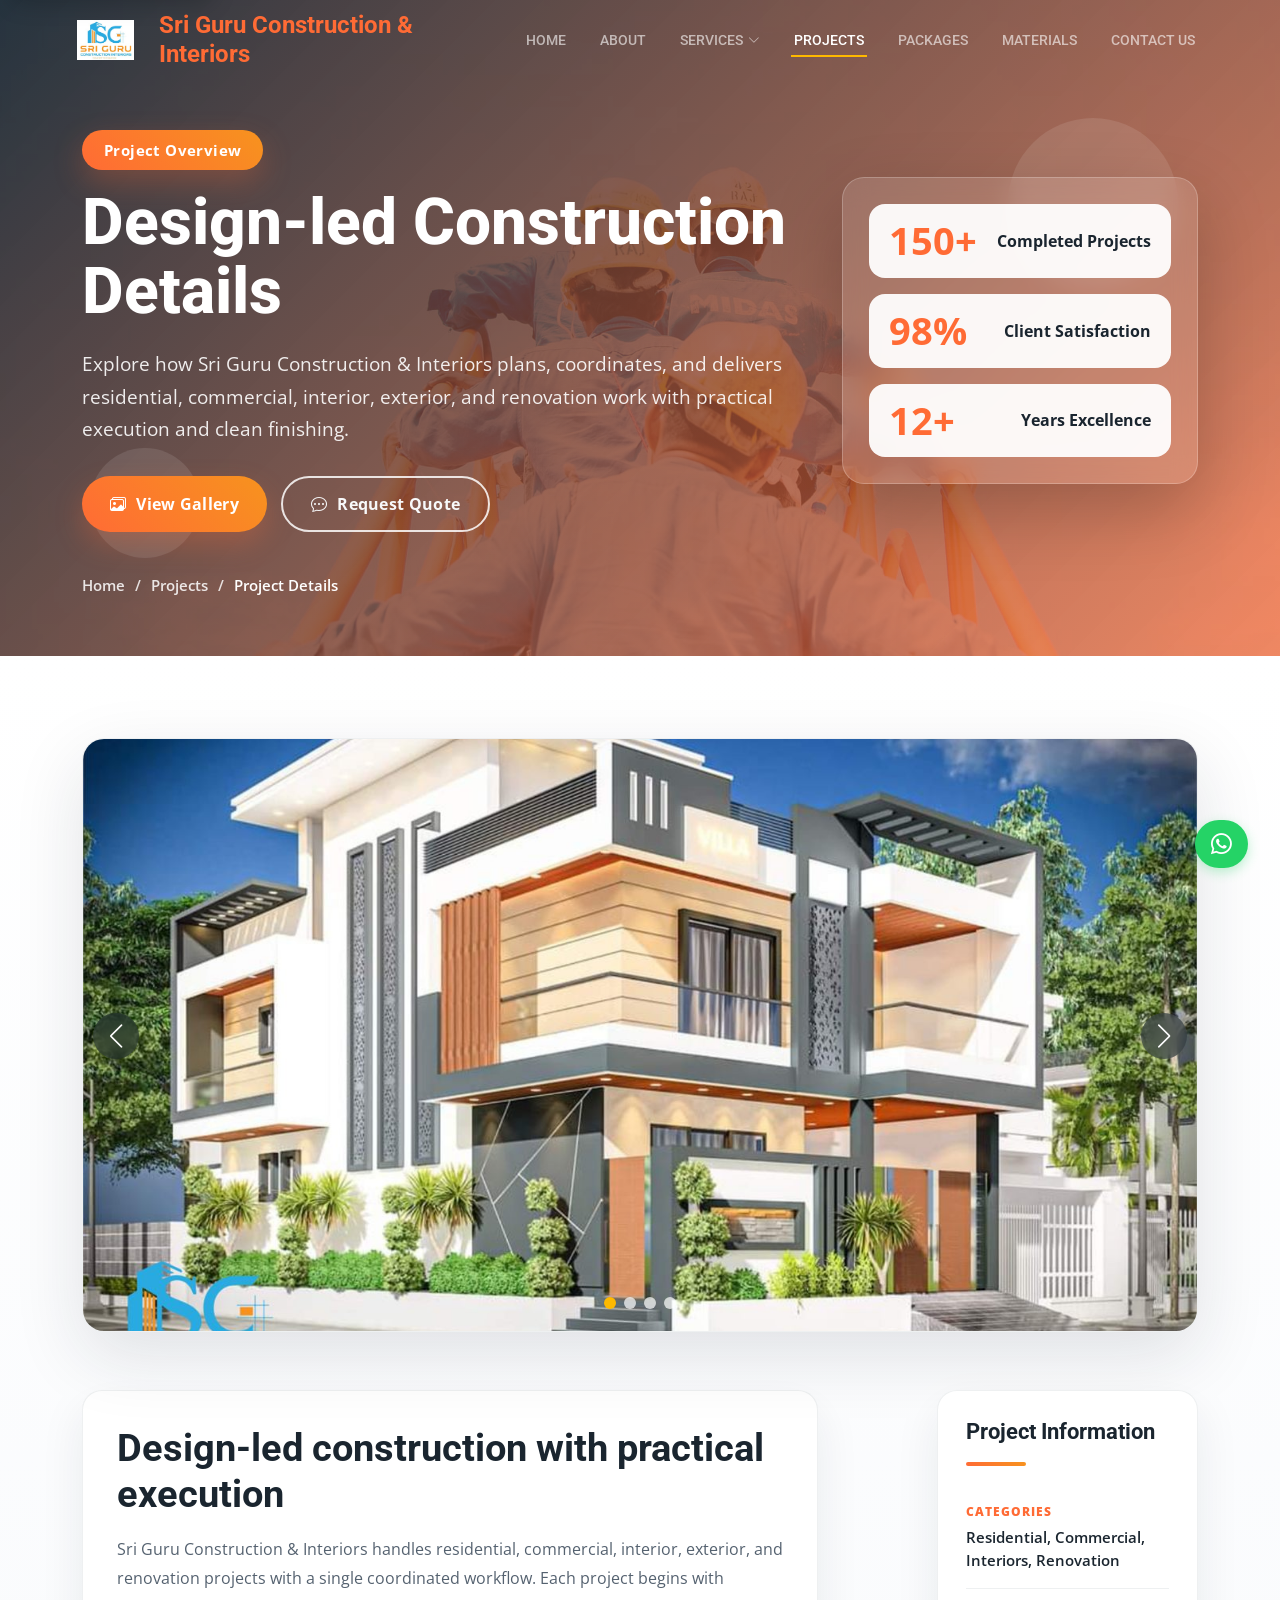
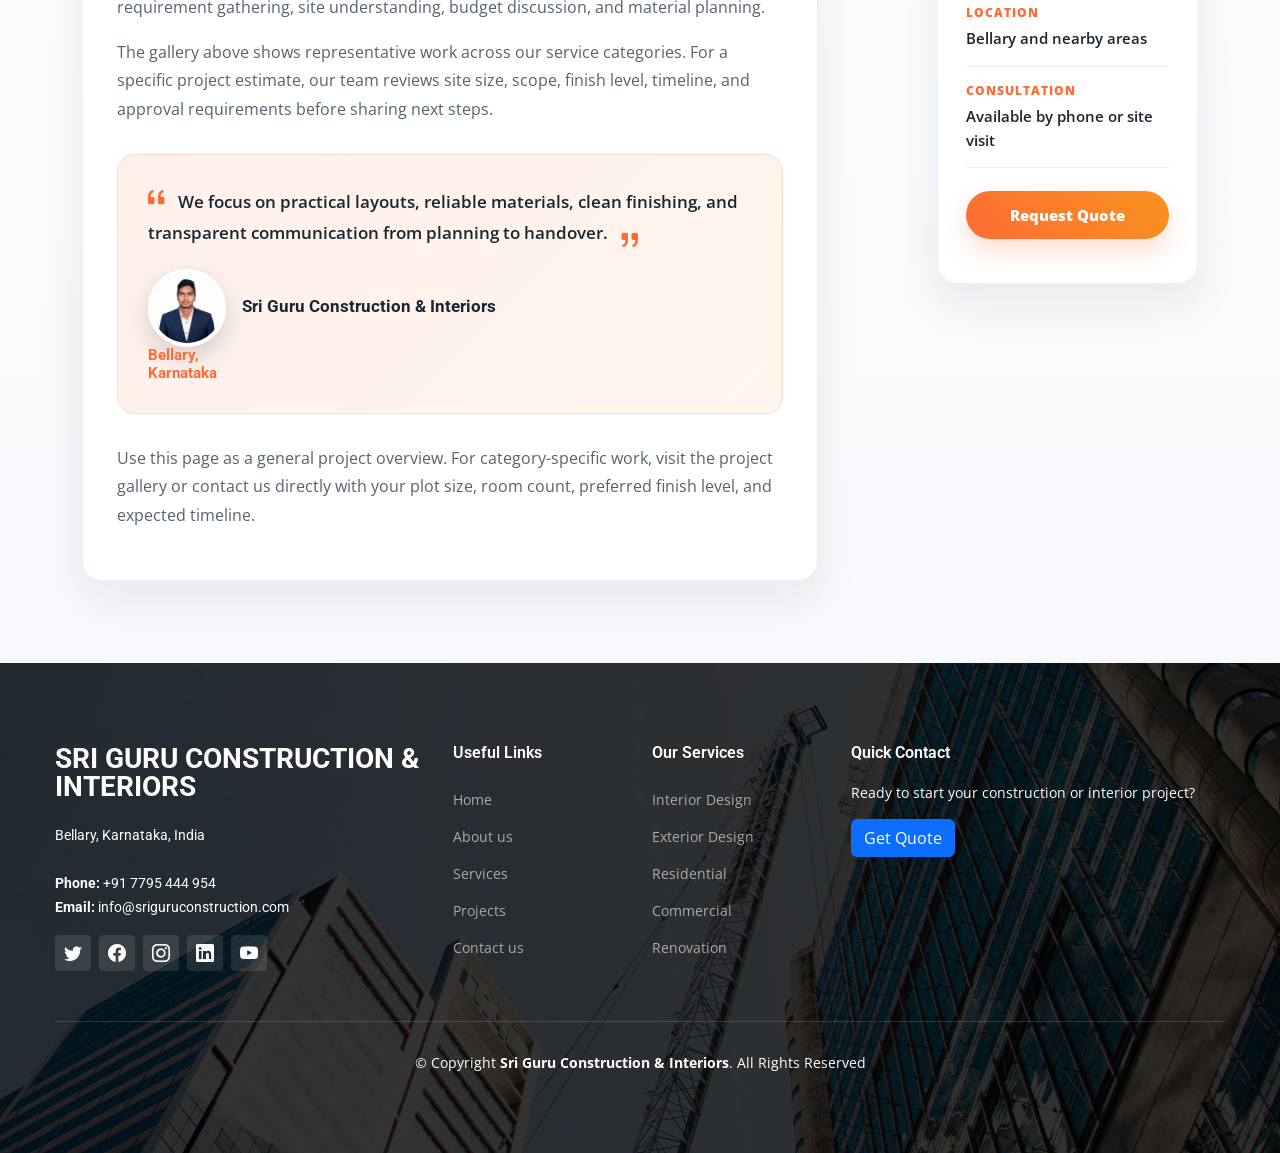
<file: project-details.html>
<!DOCTYPE html>
<html lang="en">

<head>
  <meta charset="utf-8">
  <meta content="width=device-width, initial-scale=1.0" name="viewport">
  <meta name="robots" content="index, follow">
  <meta name="author" content="Sri Guru Construction &amp; Interiors">
  <meta name="theme-color" content="#ff6b35">
  <meta name="format-detection" content="telephone=yes">
  <title>Project Details | Sri Guru Construction &amp; Interiors</title>
  <meta name="description" content="Representative Sri Guru Construction &amp; Interiors project details across residential, commercial, interior, exterior, and renovation work.">
  <meta property="og:site_name" content="Sri Guru Construction &amp; Interiors">
  <meta property="og:type" content="website">
  <meta property="og:title" content="Project Details | Sri Guru Construction &amp; Interiors">
  <meta property="og:description" content="Representative Sri Guru Construction &amp; Interiors project details across residential, commercial, interior, exterior, and renovation work.">
  <meta property="og:image" content="images/new_logo.jpg">
  <meta name="twitter:card" content="summary_large_image">
  <meta name="twitter:title" content="Project Details | Sri Guru Construction &amp; Interiors">
  <meta name="twitter:description" content="Representative Sri Guru Construction &amp; Interiors project details across residential, commercial, interior, exterior, and renovation work.">
  <meta name="twitter:image" content="images/new_logo.jpg">

  <link href="assets/img/favicon.png?v=2" rel="icon">
  <link href="assets/img/apple-touch-icon.png?v=2" rel="apple-touch-icon">
  <link href="site.webmanifest?v=2" rel="manifest">
  <link rel="canonical" href="https://www.sriguruconstruction.com/project-details.html">
  <link rel="preload" as="image" href="assets/img/hero-carousel/hero-carousel-3.jpg">
  <link href="assets/vendor/bootstrap/css/bootstrap.min.css" rel="stylesheet">
  <link href="assets/vendor/bootstrap-icons/bootstrap-icons.css" rel="stylesheet">
  <link href="assets/vendor/fontawesome-free/css/all.min.css" rel="stylesheet">
  <link href="assets/vendor/aos/aos.css" rel="stylesheet">
  <link href="assets/vendor/glightbox/css/glightbox.min.css" rel="stylesheet">
  <link href="assets/vendor/swiper/swiper-bundle.min.css" rel="stylesheet">
  <link href="assets/css/main.css" rel="stylesheet">
  <!-- Google Fonts -->
  <link rel="preconnect" href="https://fonts.googleapis.com">
  <link rel="preconnect" href="https://fonts.gstatic.com" crossorigin>
  <link href="https://fonts.googleapis.com/css2?family=Open+Sans:ital,wght@0,300;0,400;0,500;0,600;0,700;1,300;1,400;1,600;1,700&family=Roboto:ital,wght@0,300;0,400;0,500;0,600;0,700;1,300;1,400;1,500;1,600;1,700&family=Work+Sans:ital,wght@0,300;0,400;0,500;0,600;0,700;1,300;1,400;1,500;1,600;1,700&display=swap" rel="stylesheet" media="print" onload="this.media='all'">
  <script type="application/ld+json">
  {
    "@context": "https://schema.org",
    "@type": "LocalBusiness",
    "name": "Sri Guru Construction & Interiors",
    "description": "Construction, interiors, renovation, materials, packages, and consultation services in Bellary, Karnataka.",
    "telephone": "+91 7795 444 954",
    "email": "info@sriguruconstruction.com",
    "address": {
      "@type": "PostalAddress",
      "addressLocality": "Bellary",
      "addressRegion": "Karnataka",
      "addressCountry": "IN"
    },
    "areaServed": "Bellary, Karnataka",
    "priceRange": "$$",
    "sameAs": [
      "https://wa.me/917795444954",
      "https://www.instagram.com/sriguruconstruction_interiors",
      "https://youtube.com/@sriguruconstruction?si=ta1HYgKzeOpx0Ood"
    ],
    "knowsAbout": [
      "Residential construction",
      "Commercial construction",
      "Interior design",
      "Exterior design",
      "Renovation",
      "Construction consultation"
    ]
  }
  </script></head>

<body>
  <a class="skip-link" href="#main">Skip to main content</a>
  <header id="header" class="header d-flex align-items-center">
    <div class="container-fluid container-xl d-flex align-items-center justify-content-between">
      <a href="index.html" class="logo d-flex align-items-center">
        <img decoding="async" fetchpriority="high" width="320" height="222" src="images/header-logo.jpg" alt="Sri Guru Construction &amp; Interiors" style="height: 60px; width: auto; margin-right: 15px;">
        <h1 style="color: #FF6B35; font-weight: 700;">Sri Guru Construction &amp; Interiors</h1>
      </a>

      <i class="mobile-nav-toggle mobile-nav-show bi bi-list" role="button" tabindex="0" aria-label="Open navigation menu" aria-controls="navbar" aria-expanded="false"></i>
      <i class="mobile-nav-toggle mobile-nav-hide d-none bi bi-x" role="button" tabindex="0" aria-label="Close navigation menu" aria-controls="navbar" aria-expanded="false"></i>
      <nav id="navbar" class="navbar" aria-label="Primary navigation">
        <ul>
          <li><a href="index.html">Home</a></li>
          <li><a href="about.html">About</a></li>
          <li class="dropdown"><a href="services.html"><span>Services</span> <i class="bi bi-chevron-down dropdown-indicator"></i></a>
            <ul>
              <li><a class="dropdown-item" href="interior.html"><i class="bi bi-house-door"></i> Interior Design</a></li>
              <li><a class="dropdown-item" href="exterior.html"><i class="bi bi-building"></i> Exterior Design</a></li>
              <li><a class="dropdown-item" href="pre-design.html"><i class="bi bi-pencil-square"></i> Pre Design</a></li>
              <li><a class="dropdown-item" href="residential.html"><i class="bi bi-house-heart"></i> Residential</a></li>
              <li><a class="dropdown-item" href="commercial.html"><i class="bi bi-buildings"></i> Commercial</a></li>
              <li><a class="dropdown-item" href="renovation.html"><i class="bi bi-tools"></i> Renovation</a></li>
              <li><a class="dropdown-item" href="consultation.html"><i class="bi bi-chat-dots"></i> Consultation</a></li>
            </ul>
          </li>
          <li><a href="projects.html" class="active">Projects</a></li>
          <li><a href="packages.html">Packages</a></li>
          <li><a href="materials.html">Materials</a></li>
          <li><a href="contact_us.html">Contact Us</a></li>
        </ul>
      </nav>
    </div>
  </header>

  <main id="main">
    <section class="project-details-hero">
      <div class="container position-relative" data-aos="fade-up">
        <div class="row align-items-center gy-4">
          <div class="col-lg-8">
            <span class="service-badge">Project Overview</span>
            <h1>Design-led Construction Details</h1>
            <p>Explore how Sri Guru Construction &amp; Interiors plans, coordinates, and delivers residential, commercial, interior, exterior, and renovation work with practical execution and clean finishing.</p>
            <div class="project-hero-actions">
              <a href="projects.html" class="btn btn-primary"><i class="bi bi-images"></i> View Gallery</a>
              <a href="contact_us.html" class="btn btn-outline-light"><i class="bi bi-chat-dots"></i> Request Quote</a>
            </div>
          </div>
          <div class="col-lg-4">
            <div class="project-hero-panel">
              <div>
                <strong>150+</strong>
                <span>Completed Projects</span>
              </div>
              <div>
                <strong>98%</strong>
                <span>Client Satisfaction</span>
              </div>
              <div>
                <strong>12+</strong>
                <span>Years Excellence</span>
              </div>
            </div>
          </div>
        </div>
        <nav class="project-breadcrumb" aria-label="breadcrumb">
          <a href="index.html">Home</a>
          <span>/</span>
          <a href="projects.html">Projects</a>
          <span>/</span>
          <span>Project Details</span>
        </nav>
      </div>
    </section>

    <section id="project-details" class="project-details project-details-modern">
      <div class="container" data-aos="fade-up" data-aos-delay="100">
        <div class="position-relative h-100 project-gallery-frame">
          <div class="slides-1 portfolio-details-slider swiper">
            <div class="swiper-wrapper align-items-center">
              <div class="swiper-slide"><img loading="lazy" decoding="async" src="RESDENTIAL DESIGN/EX01.jpg" alt="Residential exterior project"></div>
              <div class="swiper-slide"><img loading="lazy" decoding="async" src="images/INTERIOR DESIGN/06.jpg" alt="Interior design project"></div>
              <div class="swiper-slide"><img loading="lazy" decoding="async" src="images/COMMERICAL DESIGN/IMG_20251026_184224.jpg" alt="Commercial interior project"></div>
              <div class="swiper-slide"><img loading="lazy" decoding="async" src="RENOVATION/room-apartment-before-after-renovation-works_10069-7896.jpg" alt="Renovation project"></div>
            </div>
            <div class="swiper-pagination"></div>
          </div>
          <div class="swiper-button-prev"></div>
          <div class="swiper-button-next"></div>
        </div>

        <div class="row justify-content-between gy-4 mt-4">
          <div class="col-lg-8">
            <div class="portfolio-description">
              <h2>Design-led construction with practical execution</h2>
              <p>Sri Guru Construction &amp; Interiors handles residential, commercial, interior, exterior, and renovation projects with a single coordinated workflow. Each project begins with requirement gathering, site understanding, budget discussion, and material planning.</p>
              <p>The gallery above shows representative work across our service categories. For a specific project estimate, our team reviews site size, scope, finish level, timeline, and approval requirements before sharing next steps.</p>

              <div class="testimonial-item">
                <p><i class="bi bi-quote quote-icon-left"></i> We focus on practical layouts, reliable materials, clean finishing, and transparent communication from planning to handover. <i class="bi bi-quote quote-icon-right"></i></p>
                <div>
                  <img loading="lazy" decoding="async" src="images/Shiva Kumar V.jpeg" class="testimonial-img" alt="Shiva Kumar V">
                  <h3>Sri Guru Construction &amp; Interiors</h3>
                  <h4>Bellary, Karnataka</h4>
                </div>
              </div>

              <p>Use this page as a general project overview. For category-specific work, visit the project gallery or contact us directly with your plot size, room count, preferred finish level, and expected timeline.</p>
            </div>
          </div>

          <div class="col-lg-3">
            <div class="portfolio-info">
              <h3>Project Information</h3>
              <ul>
                <li><strong>Categories</strong> <span>Residential, Commercial, Interiors, Renovation</span></li>
                <li><strong>Location</strong> <span>Bellary and nearby areas</span></li>
                <li><strong>Consultation</strong> <span>Available by phone or site visit</span></li>
                <li><a href="contact_us.html" class="btn-visit align-self-start">Request Quote</a></li>
              </ul>
            </div>
          </div>
        </div>
      </div>
    </section>
  </main>

  <footer id="footer" class="footer">
    <div class="footer-content position-relative">
      <div class="container">
        <div class="row">
          <div class="col-lg-4 col-md-6">
            <div class="footer-info">
              <h3>Sri Guru Construction &amp; Interiors</h3>
              <p>Bellary, Karnataka, India<br><br><strong>Phone:</strong> +91 7795 444 954<br><strong>Email:</strong> info@sriguruconstruction.com<br></p>
              <div class="social-links d-flex mt-3">
                <a href="https://x.com/SRIGURUBALLARI?t=zPbH2nMmY1L3iWlRigHGrg&s=09" class="d-flex align-items-center justify-content-center" target="_blank" rel="noopener noreferrer" aria-label="Twitter"><i class="bi bi-twitter"></i></a>
                <a href="https://www.facebook.com/share/1G8xmAV1fe/" class="d-flex align-items-center justify-content-center" target="_blank" rel="noopener noreferrer" aria-label="Facebook"><i class="bi bi-facebook"></i></a>
                <a href="https://www.instagram.com/sriguruconstruction_interiors?utm_source=qr&igsh=MXUxeXFtY3U4a3g5aw==" class="d-flex align-items-center justify-content-center" target="_blank" rel="noopener noreferrer" aria-label="Instagram"><i class="bi bi-instagram"></i></a>
                <a href="https://www.linkedin.com/posts/sri-guru-construction-interiors_construction-interiors-ballari-activity-7369368902499254273-5vkv?utm_source=share&utm_medium=member_android&rcm=ACoAAC0hD0YBMrR6lHUBa6DHuTX8ilPDUBI9nIo" class="d-flex align-items-center justify-content-center" target="_blank" rel="noopener noreferrer" aria-label="LinkedIn"><i class="bi bi-linkedin"></i></a>
                <a href="https://youtube.com/@sriguruconstruction?si=ta1HYgKzeOpx0Ood" class="d-flex align-items-center justify-content-center" target="_blank" rel="noopener noreferrer" aria-label="YouTube"><i class="bi bi-youtube"></i></a>
              </div>
            </div>
          </div>

          <div class="col-lg-2 col-md-3 footer-links">
            <h4>Useful Links</h4>
            <ul>
              <li><a href="index.html">Home</a></li>
              <li><a href="about.html">About us</a></li>
              <li><a href="services.html">Services</a></li>
              <li><a href="projects.html">Projects</a></li>
              <li><a href="contact_us.html">Contact us</a></li>
            </ul>
          </div>

          <div class="col-lg-2 col-md-3 footer-links">
            <h4>Our Services</h4>
            <ul>
              <li><a href="interior.html">Interior Design</a></li>
              <li><a href="exterior.html">Exterior Design</a></li>
              <li><a href="residential.html">Residential</a></li>
              <li><a href="commercial.html">Commercial</a></li>
              <li><a href="renovation.html">Renovation</a></li>
            </ul>
          </div>

          <div class="col-lg-4 col-md-6">
            <h4>Quick Contact</h4>
            <p>Ready to start your construction or interior project?</p>
            <a href="contact_us.html" class="btn btn-primary">Get Quote</a>
          </div>
        </div>
      </div>
    </div>

    <div class="footer-legal text-center position-relative">
      <div class="container">
        <div class="copyright">&copy; Copyright <strong><span>Sri Guru Construction &amp; Interiors</span></strong>. All Rights Reserved</div>
      </div>
    </div>
  </footer>
  <a href="https://wa.me/917795444954?text=Hi! I am interested in your construction and interior design services." class="whatsapp" target="_blank" rel="noopener noreferrer" aria-label="Chat with Sri Guru Construction &amp; Interiors on WhatsApp">
    <i class="fab fa-whatsapp"></i>
  </a>
  <script src="assets/vendor/bootstrap/js/bootstrap.bundle.min.js"></script>
  <script src="assets/vendor/aos/aos.js"></script>
  <script src="assets/vendor/glightbox/js/glightbox.min.js"></script>
  <script src="assets/vendor/isotope-layout/isotope.pkgd.min.js"></script>
  <script src="assets/vendor/swiper/swiper-bundle.min.js"></script>
  <script src="assets/vendor/purecounter/purecounter_vanilla.js"></script>
  <script src="assets/js/main.js"></script>
</body>

</html>
</file>
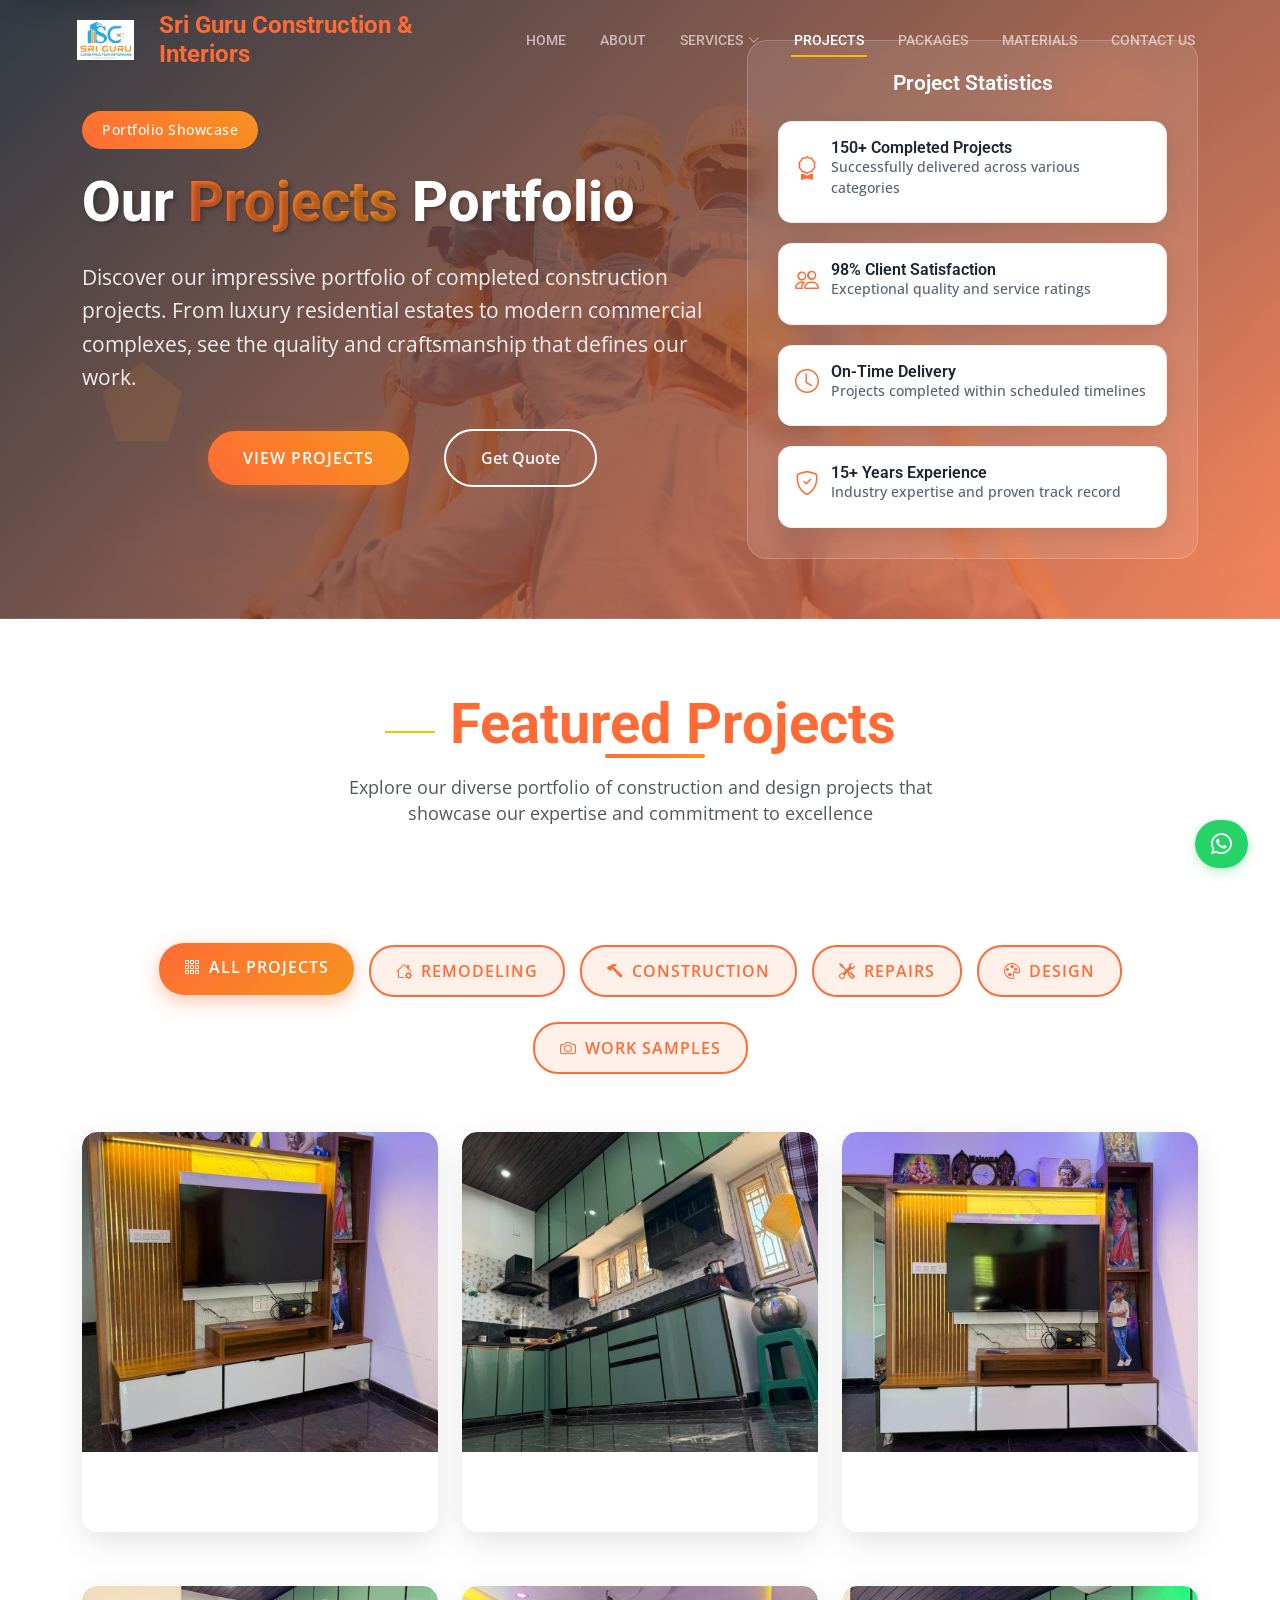
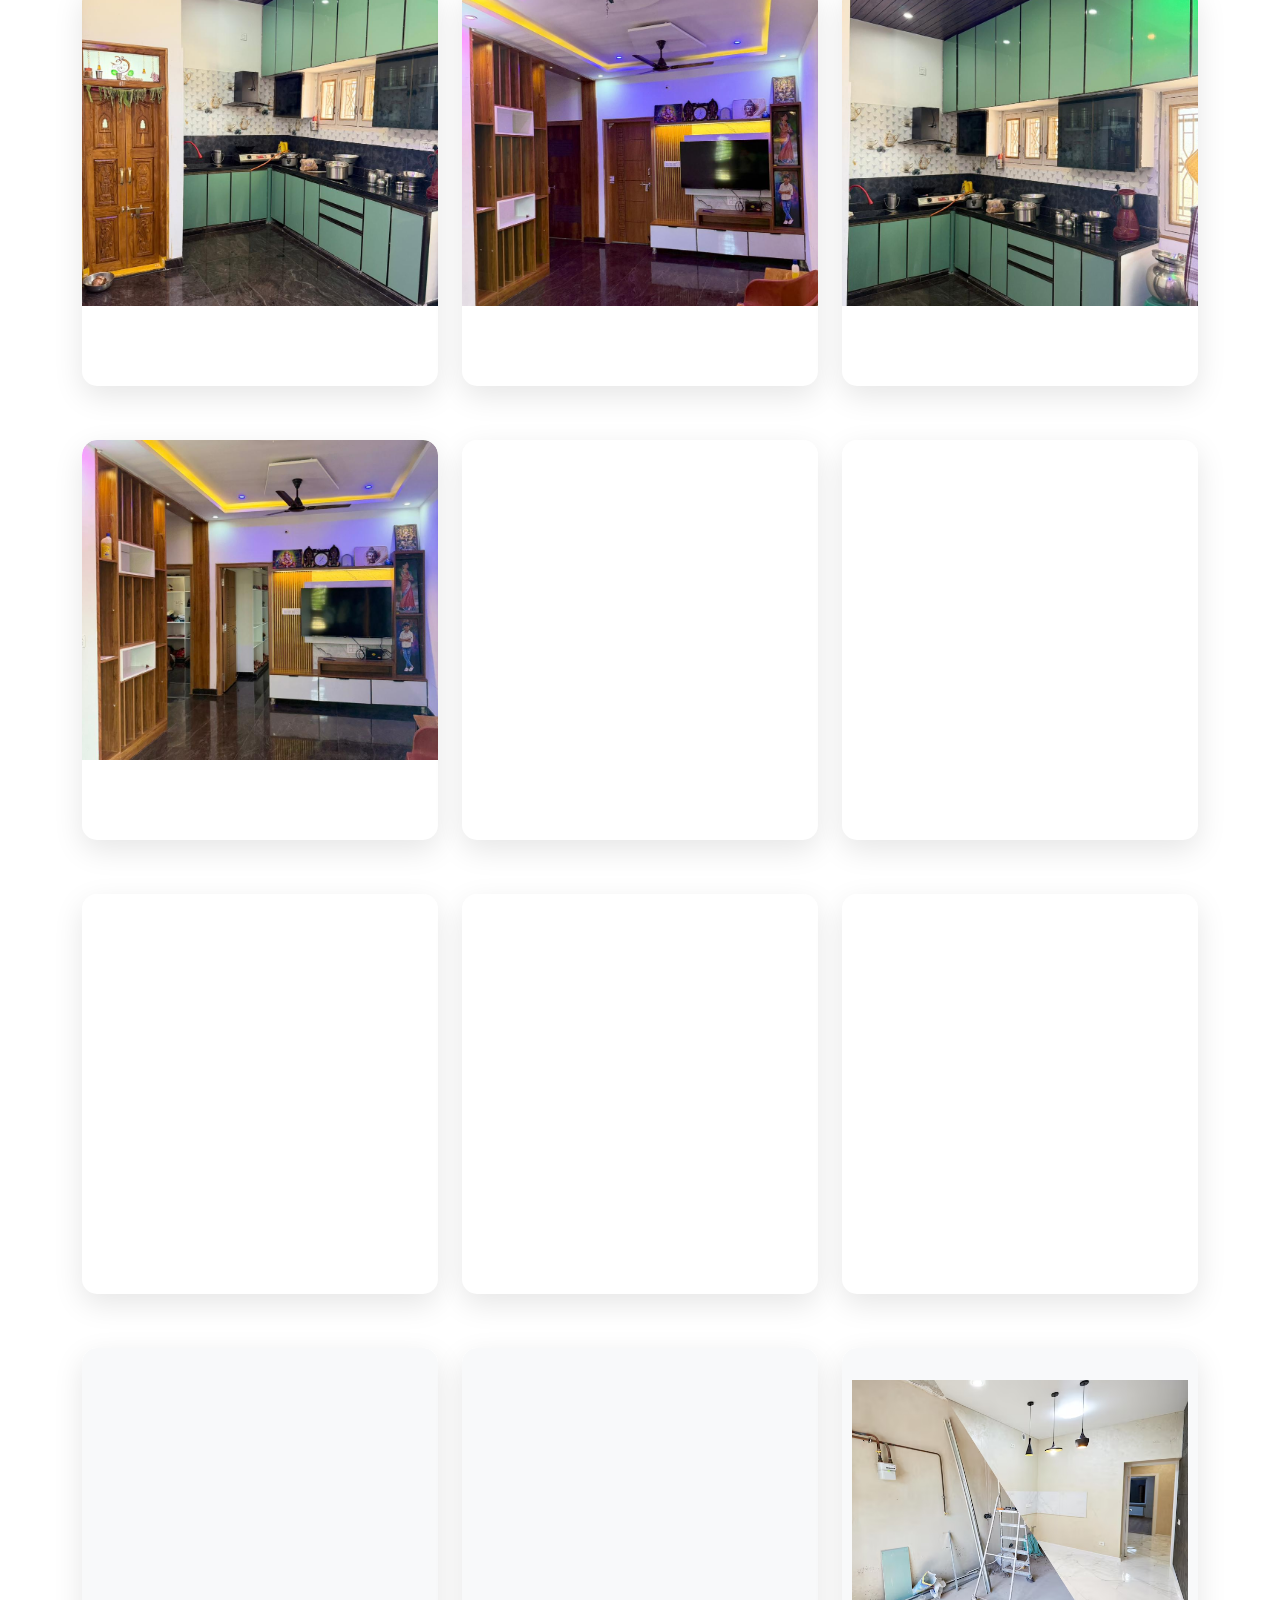
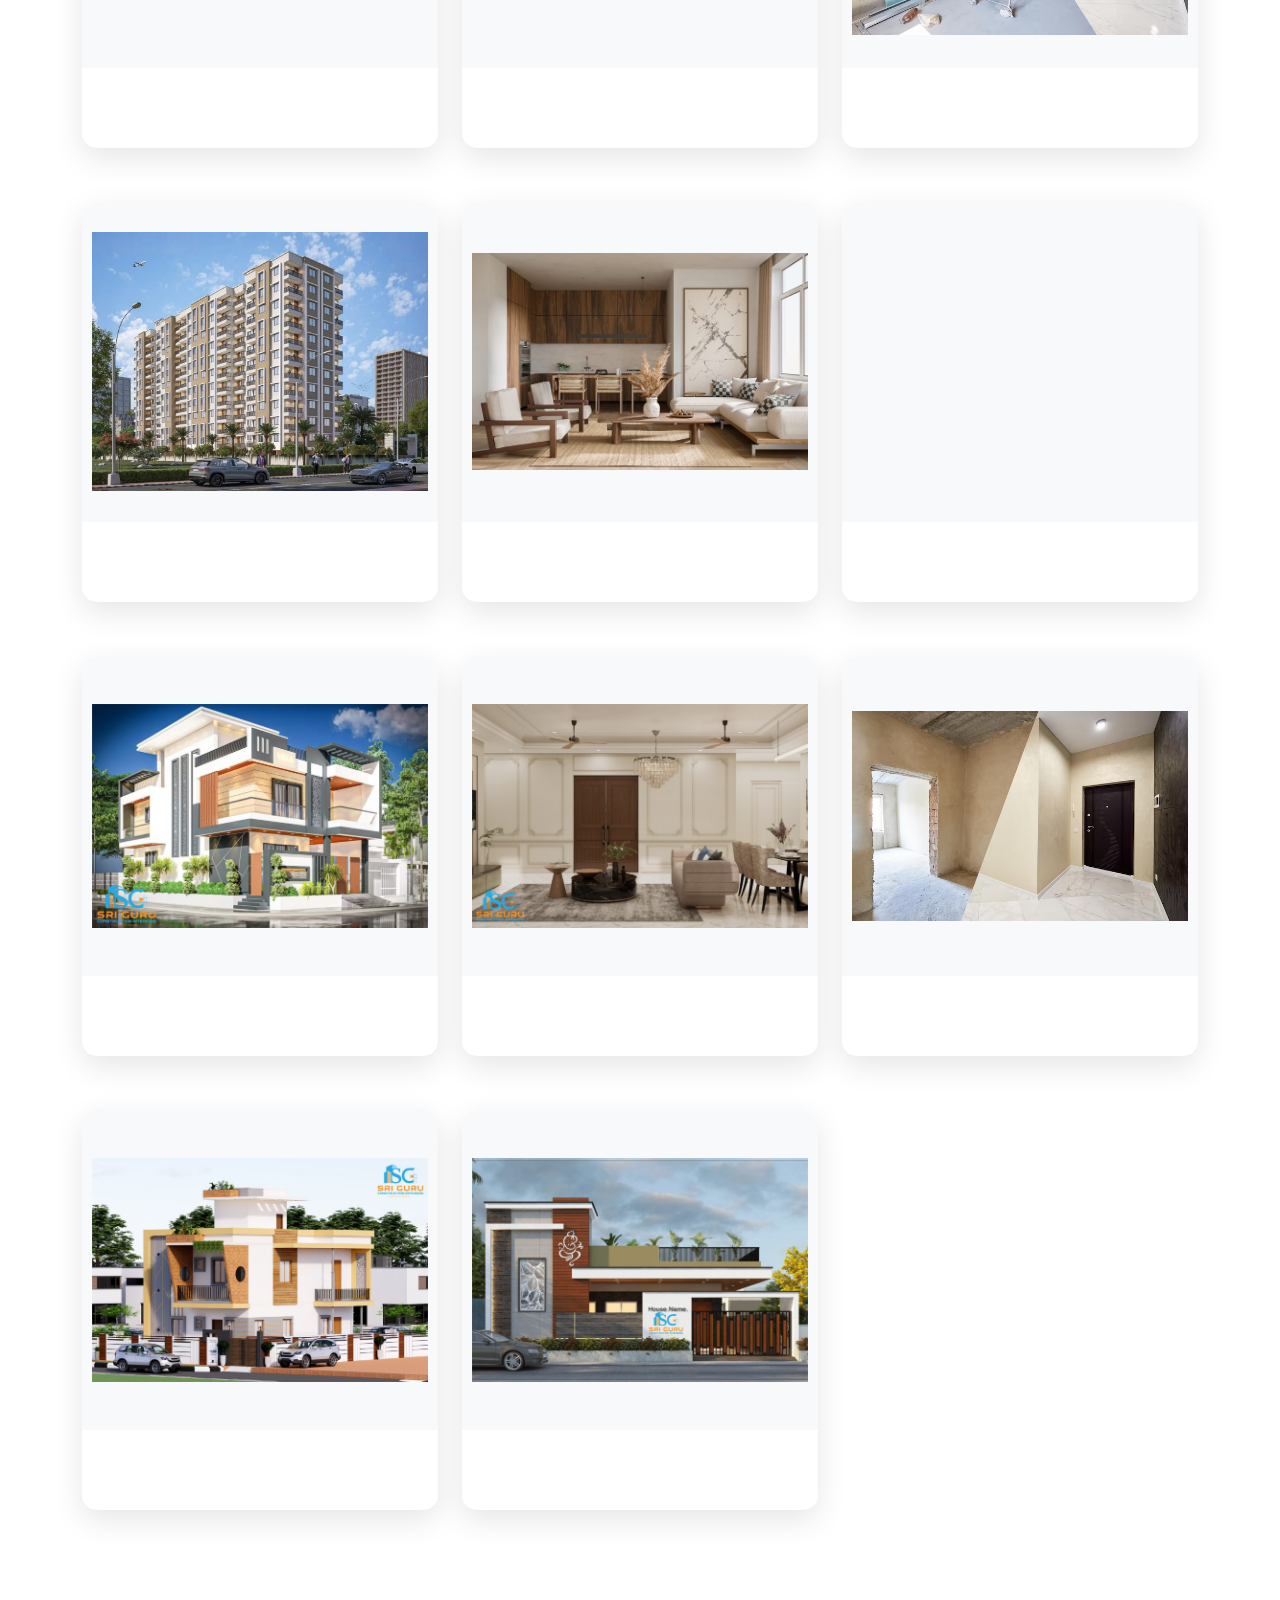
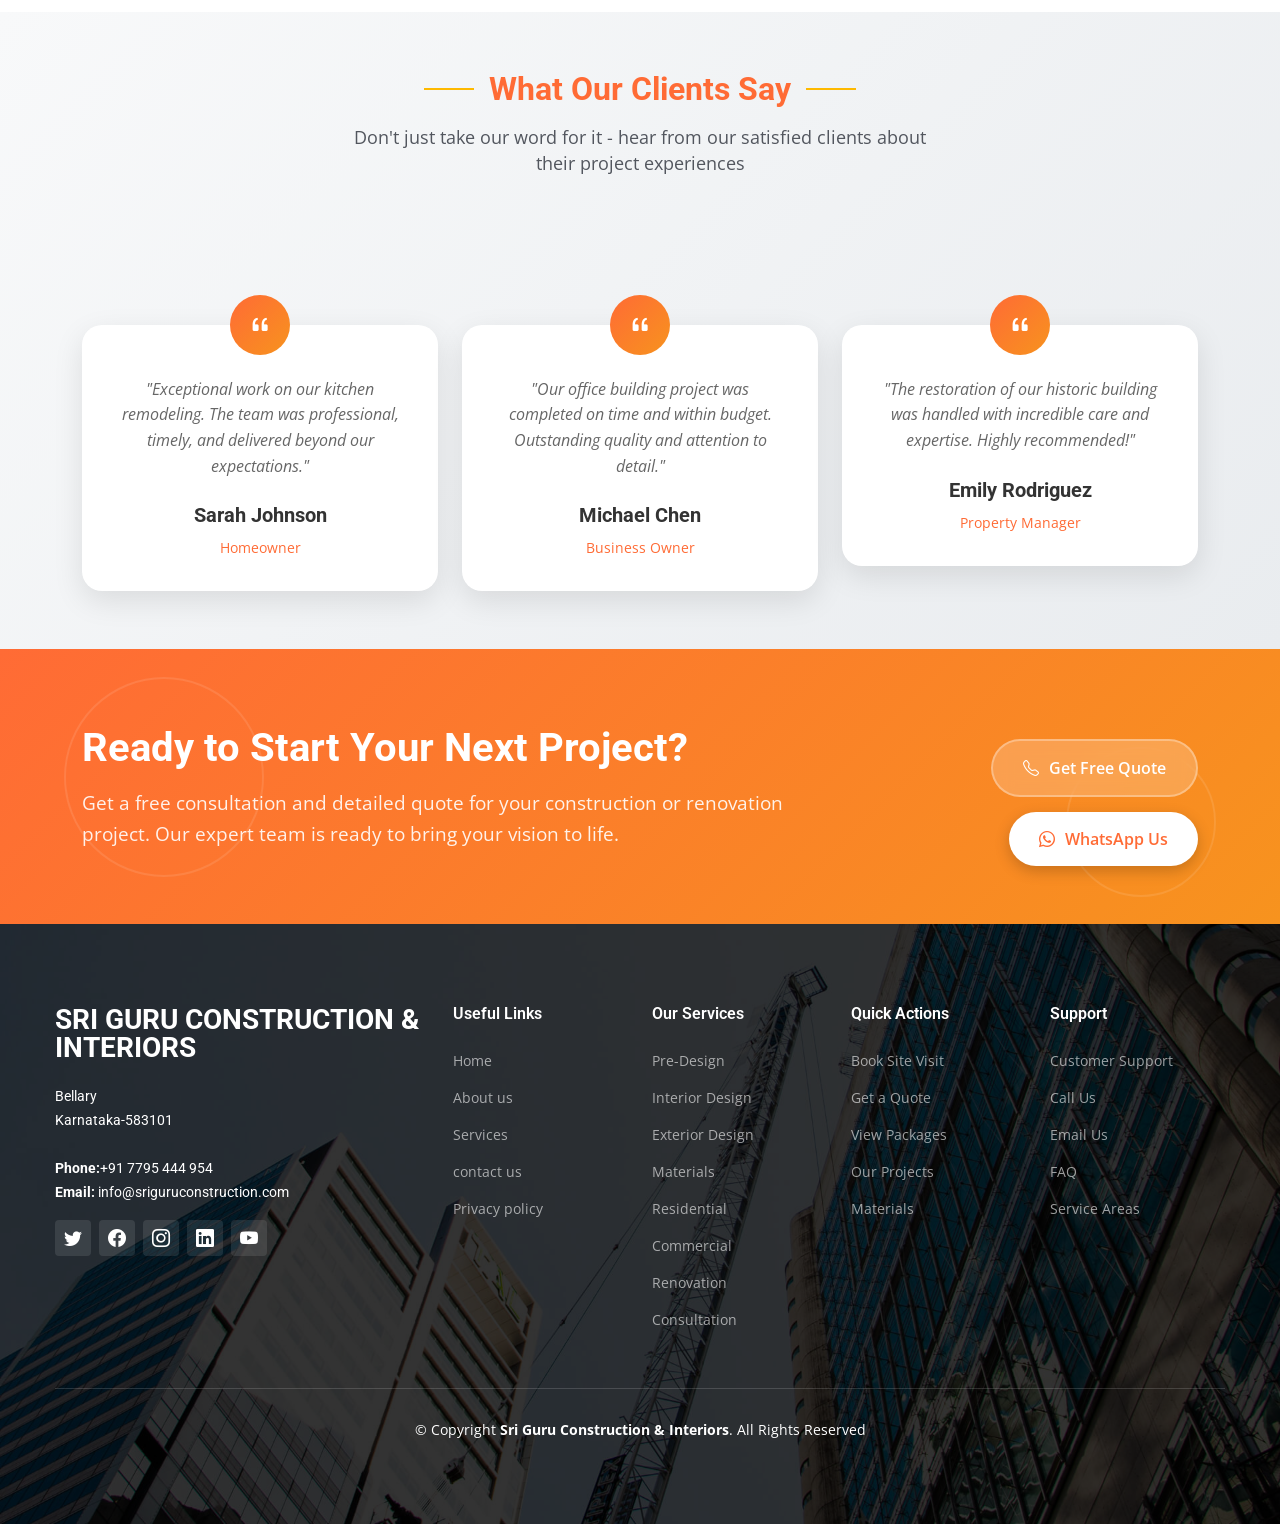
<file: projects.html>
<!DOCTYPE html>
<html lang="en">

<head>
  <meta charset="utf-8">
  <meta content="width=device-width, initial-scale=1.0" name="viewport">
  <meta name="robots" content="index, follow">
  <meta name="author" content="Sri Guru Construction &amp; Interiors">
  <meta name="theme-color" content="#ff6b35">
  <meta name="format-detection" content="telephone=yes">

  <title>Projects &amp; Work Samples | Sri Guru Construction &amp; Interiors</title>
  <meta name="description" content="View Sri Guru Construction &amp; Interiors projects and real work samples across residential, commercial, interior, exterior, and renovation work.">
  <meta content="construction projects Bellary, completed projects, portfolio, interior design projects, residential projects, commercial projects, project gallery" name="keywords">
  <meta property="og:site_name" content="Sri Guru Construction &amp; Interiors">
  <meta property="og:type" content="website">
  <meta property="og:title" content="Projects &amp; Work Samples | Sri Guru Construction &amp; Interiors">
  <meta property="og:description" content="View Sri Guru Construction &amp; Interiors projects and real work samples across residential, commercial, interior, exterior, and renovation work.">
  <meta property="og:image" content="images/new_logo.jpg">
  <meta name="twitter:card" content="summary_large_image">
  <meta name="twitter:title" content="Projects &amp; Work Samples | Sri Guru Construction &amp; Interiors">
  <meta name="twitter:description" content="View Sri Guru Construction &amp; Interiors projects and real work samples across residential, commercial, interior, exterior, and renovation work.">
  <meta name="twitter:image" content="images/new_logo.jpg">

  <!-- Favicons -->
  <link href="assets/img/favicon.png?v=2" rel="icon">
  <link href="assets/img/apple-touch-icon.png?v=2" rel="apple-touch-icon">
  <link href="site.webmanifest?v=2" rel="manifest">
  <link rel="canonical" href="https://www.sriguruconstruction.com/projects.html">
  <link rel="preload" as="image" href="assets/img/hero-carousel/hero-carousel-3.jpg">
  <!-- Vendor CSS Files -->
  <link href="assets/vendor/bootstrap/css/bootstrap.min.css" rel="stylesheet">
  <link href="assets/vendor/bootstrap-icons/bootstrap-icons.css" rel="stylesheet">
  <link href="assets/vendor/fontawesome-free/css/all.min.css" rel="stylesheet">
  <link href="assets/vendor/aos/aos.css" rel="stylesheet">
  <link href="assets/vendor/glightbox/css/glightbox.min.css" rel="stylesheet">
  <link href="assets/vendor/swiper/swiper-bundle.min.css" rel="stylesheet">

  <!-- Template Main CSS File -->
  <link href="assets/css/main.css" rel="stylesheet">
  <!-- Google Fonts -->
  <link rel="preconnect" href="https://fonts.googleapis.com">
  <link rel="preconnect" href="https://fonts.gstatic.com" crossorigin>
  <link
    href="https://fonts.googleapis.com/css2?family=Open+Sans:ital,wght@0,300;0,400;0,500;0,600;0,700;1,300;1,400;1,600;1,700&family=Roboto:ital,wght@0,300;0,400;0,500;0,600;0,700;1,300;1,400;1,500;1,600;1,700&family=Work+Sans:ital,wght@0,300;0,400;0,500;0,600;0,700;1,300;1,400;1,500;1,600;1,700&display=swap"
    rel="stylesheet" media="print" onload="this.media='all'">
<style>
    /* Mobile navigation color and backdrop */
    @media (max-width: 1279px) {
      .header.scrolled .navbar a,
      .header.scrolled .navbar a:focus,
      .header.scrolled .navbar .dropdown ul li a,
      .header.scrolled .navbar .dropdown ul li a:focus {
        color: #2c3e50 !important;
      }
      
      .header.scrolled .navbar a:hover,
      .header.scrolled .navbar .active,
      .header.scrolled .navbar .active:focus,
      .header.scrolled .navbar li:hover > a,
      .header.scrolled .navbar .dropdown ul li a:hover {
        color: #ff6b35 !important;
      }
      
      .header.scrolled .navbar ul,
      .navbar ul {
        background: rgba(255, 255, 255, 0.95) !important;
        backdrop-filter: blur(20px) !important;
        -webkit-backdrop-filter: blur(20px) !important;
        border-left: 1px solid rgba(0, 0, 0, 0.05) !important;
      }
      
      .header.scrolled .navbar .dropdown ul,
      .navbar .dropdown ul {
        background: rgba(255, 255, 255, 0.98) !important;
        border: 1px solid rgba(44, 62, 80, 0.1) !important;
        backdrop-filter: blur(20px) !important;
        -webkit-backdrop-filter: blur(20px) !important;
      }
    }
  </style>

  <style>
    /* Let hero background sit behind the fixed header */
    .projects-hero {
      margin-top: -90px;
      padding-top: 180px;
    }

    .projects-hero .projects-stats .stat-item {
      background: #ffffff !important;
      border: 1px solid rgba(44, 62, 80, 0.08) !important;
      border-radius: 14px !important;
      box-shadow: 0 8px 22px rgba(0, 0, 0, 0.09) !important;
      padding: 16px !important;
    }

    .projects-hero .projects-stats .stat-item h6 {
      color: #1a252f !important;
    }

    .projects-hero .projects-stats .stat-item p {
      color: #556270 !important;
      font-weight: 500;
    }

    @media (max-width: 991px) {
      .projects-hero {
        margin-top: -70px;
        padding-top: 150px;
      }
    }
  </style>

  <!-- =======================================================
  * Template Name: UpConstruction - v1.3.0
  * Template URL: https://bootstrapmade.com/upconstruction-bootstrap-construction-website-template/
  * Author: BootstrapMade.com
  * License: https://bootstrapmade.com/license/
  ======================================================== -->
  <script type="application/ld+json">
  {
    "@context": "https://schema.org",
    "@type": "LocalBusiness",
    "name": "Sri Guru Construction & Interiors",
    "description": "Construction, interiors, renovation, materials, packages, and consultation services in Bellary, Karnataka.",
    "telephone": "+91 7795 444 954",
    "email": "info@sriguruconstruction.com",
    "address": {
      "@type": "PostalAddress",
      "addressLocality": "Bellary",
      "addressRegion": "Karnataka",
      "addressCountry": "IN"
    },
    "areaServed": "Bellary, Karnataka",
    "priceRange": "$$",
    "sameAs": [
      "https://wa.me/917795444954",
      "https://www.instagram.com/sriguruconstruction_interiors",
      "https://youtube.com/@sriguruconstruction?si=ta1HYgKzeOpx0Ood"
    ],
    "knowsAbout": [
      "Residential construction",
      "Commercial construction",
      "Interior design",
      "Exterior design",
      "Renovation",
      "Construction consultation"
    ]
  }
  </script></head>

<body>
  <a class="skip-link" href="#main">Skip to main content</a>

  <!-- ======= Header ======= -->
  <header id="header" class="header d-flex align-items-center">
    <div class="container-fluid container-xl d-flex align-items-center justify-content-between">

      <a href="index.html" class="logo d-flex align-items-center">
        <!-- Company Logo -->
        <img decoding="async" fetchpriority="high" width="320" height="222" src="images/header-logo.jpg" alt="Sri Guru Construction &amp; Interiors" style="height: 60px; width: auto; margin-right: 15px;">
        <h1 style="color: #FF6B35; font-weight: 700;">Sri Guru Construction &amp; Interiors</h1>
      </a>

      <i class="mobile-nav-toggle mobile-nav-show bi bi-list" role="button" tabindex="0" aria-label="Open navigation menu" aria-controls="navbar" aria-expanded="false"></i>
      <i class="mobile-nav-toggle mobile-nav-hide d-none bi bi-x" role="button" tabindex="0" aria-label="Close navigation menu" aria-controls="navbar" aria-expanded="false"></i>
      <nav id="navbar" class="navbar" aria-label="Primary navigation">
        <ul>
          <li><a href="index.html">Home</a></li>
          <li><a href="about.html">About</a></li>
              <li class="dropdown"><a href="services.html"><span>Services</span> <i
                class="bi bi-chevron-down dropdown-indicator"></i></a>
            <ul>
              <li><a class="dropdown-item" href="interior.html"><i class="bi bi-house-door"></i>Interior Design</a></li>
              <li><a class="dropdown-item" href="exterior.html"><i class="bi bi-building"></i>Exterior Design</a></li>
              <li><a class="dropdown-item" href="pre-design.html"><i class="bi bi-pencil-square"></i>Pre Design</a></li>
              <li><a class="dropdown-item" href="residential.html"><i class="bi bi-house-heart"></i>Residential</a></li>
              <li><a class="dropdown-item" href="commercial.html"><i class="bi bi-buildings"></i>Commercial</a></li>
              <li><a class="dropdown-item" href="renovation.html"><i class="bi bi-tools"></i>Renovation</a></li>
              <li><a class="dropdown-item" href="consultation.html"><i class="bi bi-chat-dots"></i>Consultation</a></li>
            </ul>
          </li>
          <li><a href="projects.html" class="active">Projects</a></li>
          <li><a href="packages.html">Packages</a></li>
          <li><a href="materials.html">Materials</a></li>
          <li><a href="contact_us.html">Contact Us</a></li>
        </ul>
      </nav><!-- .navbar -->

    </div>
  </header><!-- End Header -->

  <main id="main">

    <!-- ======= Enhanced Hero Section ======= -->
    <section class="projects-hero" style="background: linear-gradient(135deg, rgba(26, 37, 47, 0.9), rgba(255, 107, 53, 0.8)), url('assets/img/hero-carousel/hero-carousel-3.jpg'); background-size: cover; background-position: center; min-height: 70vh; display: flex; align-items: center; position: relative; overflow: hidden;">
      
      <!-- Animated Background Elements -->
      <div class="hero-decoration" style="position: absolute; top: 20%; right: 10%; width: 100px; height: 100px; background: rgba(255, 107, 53, 0.1); border-radius: 50%; animation: pulse 4s ease-in-out infinite;"></div>
      <div class="hero-decoration" style="position: absolute; bottom: 25%; left: 8%; width: 80px; height: 80px; background: rgba(247, 147, 30, 0.1); clip-path: polygon(50% 0%, 100% 38%, 82% 100%, 18% 100%, 0% 38%); animation: float 6s ease-in-out infinite;"></div>
      
      <div class="container position-relative" data-aos="fade-up">
        <div class="row align-items-center">
          <div class="col-lg-7">
            <span class="service-badge" style="display: inline-block; background: linear-gradient(45deg, #ff6b35, #f7931e); color: white; padding: 8px 20px; border-radius: 25px; font-size: 0.9rem; font-weight: 500; margin-bottom: 20px; letter-spacing: 0.5px;">Portfolio Showcase</span>
            <h1 style="font-size: 3.5rem; font-weight: 800; color: white; line-height: 1.2; margin-bottom: 25px; text-shadow: 2px 2px 4px rgba(0,0,0,0.3);">
              Our <span style="background: linear-gradient(45deg, #ff6b35, #f7931e); -webkit-background-clip: text; -webkit-text-fill-color: transparent; background-clip: text;">Projects</span> Portfolio
            </h1>
            <p style="font-size: 1.3rem; color: rgba(255,255,255,0.9); line-height: 1.6; margin-bottom: 35px; max-width: 650px;">
              Discover our impressive portfolio of completed construction projects. From luxury residential estates to modern commercial complexes, see the quality and craftsmanship that defines our work.
            </p>
            <div class="hero-actions">
              <a href="#projects" class="btn btn-primary" style="background: linear-gradient(45deg, #ff6b35, #f7931e); border: none; padding: 15px 35px; border-radius: 50px; font-weight: 600; text-transform: uppercase; letter-spacing: 1px; margin-right: 15px; transition: all 0.3s ease; box-shadow: 0 5px 20px rgba(255, 107, 53, 0.3);">View Projects</a>
              <a href="contact_us.html" class="btn btn-outline-light" style="padding: 15px 35px; border-radius: 50px; font-weight: 600; border: 2px solid white; transition: all 0.3s ease;">Get Quote</a>
            </div>
          </div>
          <div class="col-lg-5 text-center" data-aos="fade-left" data-aos-delay="200">
            <div class="projects-stats" style="background: rgba(255, 255, 255, 0.1); backdrop-filter: blur(10px); border-radius: 20px; padding: 30px; border: 1px solid rgba(255, 255, 255, 0.2);">
              <h4 style="color: white; font-weight: 600; margin-bottom: 25px; font-size: 1.3rem;">Project Statistics</h4>
              
              <div class="stat-item" style="margin-bottom: 20px; text-align: left;">
                <div style="display: flex; align-items: center; margin-bottom: 8px;">
                  <i class="bi bi-award" style="color: #ff6b35; font-size: 1.5rem; margin-right: 12px;"></i>
                  <div>
                    <h6 style="color: white; margin: 0; font-weight: 600;">150+ Completed Projects</h6>
                    <p style="color: rgba(255,255,255,0.8); margin: 0; font-size: 0.85rem;">Successfully delivered across various categories</p>
                  </div>
                </div>
              </div>
              
              <div class="stat-item" style="margin-bottom: 20px; text-align: left;">
                <div style="display: flex; align-items: center; margin-bottom: 8px;">
                  <i class="bi bi-people" style="color: #ff6b35; font-size: 1.5rem; margin-right: 12px;"></i>
                  <div>
                    <h6 style="color: white; margin: 0; font-weight: 600;">98% Client Satisfaction</h6>
                    <p style="color: rgba(255,255,255,0.8); margin: 0; font-size: 0.85rem;">Exceptional quality and service ratings</p>
                  </div>
                </div>
              </div>
              
              <div class="stat-item" style="margin-bottom: 20px; text-align: left;">
                <div style="display: flex; align-items: center; margin-bottom: 8px;">
                  <i class="bi bi-clock" style="color: #ff6b35; font-size: 1.5rem; margin-right: 12px;"></i>
                  <div>
                    <h6 style="color: white; margin: 0; font-weight: 600;">On-Time Delivery</h6>
                    <p style="color: rgba(255,255,255,0.8); margin: 0; font-size: 0.85rem;">Projects completed within scheduled timelines</p>
                  </div>
                </div>
              </div>
              
              <div class="stat-item" style="text-align: left;">
                <div style="display: flex; align-items: center; margin-bottom: 8px;">
                  <i class="bi bi-shield-check" style="color: #ff6b35; font-size: 1.5rem; margin-right: 12px;"></i>
                  <div>
                    <h6 style="color: white; margin: 0; font-weight: 600;">15+ Years Experience</h6>
                    <p style="color: rgba(255,255,255,0.8); margin: 0; font-size: 0.85rem;">Industry expertise and proven track record</p>
                  </div>
                </div>
              </div>
            </div>
          </div>
        </div>
      </div>

      <!-- Animation Styles -->
      <style>
        @keyframes pulse {
          0%, 100% { transform: scale(1); opacity: 0.6; }
          50% { transform: scale(1.1); opacity: 1; }
        }
        
        @keyframes float {
          0%, 100% { transform: translateY(0px) rotate(0deg); }
          50% { transform: translateY(-20px) rotate(10deg); }
        }
        
        .btn:hover {
          transform: translateY(-3px);
          box-shadow: 0 8px 25px rgba(0,0,0,0.2) !important;
        }
        
        .btn-outline-light:hover {
          background: white !important;
          color: #ff6b35 !important;
        }
      </style>
    </section>

    <!-- ======= Enhanced Portfolio Section ======= -->
    <section id="projects" class="projects">
      <div class="container" data-aos="fade-up">

          <div class="section-header text-center mb-5">
            <h2 style="color: #FF6B35; font-weight: 700; margin-bottom: 1rem;">Featured Projects</h2>
            <p style="color: #52565e; font-size: 1.1rem; max-width: 600px; margin: 0 auto;">
              Explore our diverse portfolio of construction and design projects that showcase our expertise and commitment to excellence
            </p>
          </div>

          <!-- Enhanced Portfolio Filters -->
          <div class="portfolio-isotope" data-portfolio-filter="*" data-portfolio-layout="masonry" data-portfolio-sort="original-order">

            <div class="row mb-5">
              <div class="col-12">
                <ul class="portfolio-flters d-flex justify-content-center flex-wrap" style="list-style: none; padding: 0; margin: 0; gap: 15px;">
                  <li data-filter="*" class="filter-active" style="background: linear-gradient(135deg, #FF6B35, #F7931E); color: white; padding: 12px 25px; border-radius: 25px; cursor: pointer; font-weight: 600; transition: all 0.3s ease; border: none; box-shadow: 0 4px 15px rgba(255, 107, 53, 0.3); transform: translateY(0); margin-bottom: 10px;">
                    <i class="bi bi-grid-3x3-gap me-2"></i>All Projects
                  </li>
                  <li data-filter=".filter-remodeling" style="background: rgba(255, 107, 53, 0.1); color: #FF6B35; padding: 12px 25px; border-radius: 25px; cursor: pointer; font-weight: 600; transition: all 0.3s ease; border: 2px solid #FF6B35; margin-bottom: 10px;">
                    <i class="bi bi-house-gear me-2"></i>Remodeling
                  </li>
                  <li data-filter=".filter-construction" style="background: rgba(255, 107, 53, 0.1); color: #FF6B35; padding: 12px 25px; border-radius: 25px; cursor: pointer; font-weight: 600; transition: all 0.3s ease; border: 2px solid #FF6B35; margin-bottom: 10px;">
                    <i class="bi bi-hammer me-2"></i>Construction
                  </li>
                  <li data-filter=".filter-repairs" style="background: rgba(255, 107, 53, 0.1); color: #FF6B35; padding: 12px 25px; border-radius: 25px; cursor: pointer; font-weight: 600; transition: all 0.3s ease; border: 2px solid #FF6B35; margin-bottom: 10px;">
                    <i class="bi bi-tools me-2"></i>Repairs
                  </li>
                  <li data-filter=".filter-design" style="background: rgba(255, 107, 53, 0.1); color: #FF6B35; padding: 12px 25px; border-radius: 25px; cursor: pointer; font-weight: 600; transition: all 0.3s ease; border: 2px solid #FF6B35; margin-bottom: 10px;">
                    <i class="bi bi-palette me-2"></i>Design
                  </li>
                  <li data-filter=".filter-work-sample" style="background: rgba(255, 107, 53, 0.1); color: #FF6B35; padding: 12px 25px; border-radius: 25px; cursor: pointer; font-weight: 600; transition: all 0.3s ease; border: 2px solid #FF6B35; margin-bottom: 10px;">
                    <i class="bi bi-camera me-2"></i>Work Samples
                  </li>
                </ul>
              </div>
            </div>

            <style>
              .portfolio-flters li:hover {
                background: linear-gradient(135deg, #FF6B35, #F7931E) !important;
                color: white !important;
                transform: translateY(-3px) !important;
                box-shadow: 0 6px 20px rgba(255, 107, 53, 0.4) !important;
              }
              
              .portfolio-flters li.filter-active {
                background: linear-gradient(135deg, #FF6B35, #F7931E) !important;
                color: white !important;
                transform: translateY(-2px) !important;
                box-shadow: 0 6px 20px rgba(255, 107, 53, 0.4) !important;
              }
              
              /* Equal height cards with consistent sizing */
              .portfolio-item {
                display: flex;
                margin-bottom: 30px;
              }
              
              .portfolio-content {
                background: white;
                border-radius: 15px;
                overflow: hidden;
                box-shadow: 0 10px 30px rgba(0, 0, 0, 0.1);
                transition: all 0.4s ease;
                position: relative;
                height: 100% !important;
                display: flex;
                flex-direction: column;
                width: 100%;
                min-height: 400px;
              }
              
              .portfolio-content:hover {
                transform: translateY(-10px);
                box-shadow: 0 20px 40px rgba(0, 0, 0, 0.15);
              }
              
              .portfolio-content img {
                transition: all 0.4s ease;
                width: 100%;
                height: 320px !important;
                object-fit: contain;
                object-position: center;
                display: block;
                border-radius: 15px 15px 0 0;
                background: #f8f9fa;
                padding: 10px;
              }
              
              .portfolio-content:hover img {
                transform: scale(1.05);
              }

              .portfolio-content.work-sample-card img {
                height: 320px !important;
                object-fit: cover;
                padding: 0;
                background: #ffffff;
              }
              
              .portfolio-info {
                position: absolute;
                bottom: 0;
                left: 0;
                right: 0;
                background: linear-gradient(transparent, rgba(0, 0, 0, 0.9));
                color: white;
                padding: 50px 25px 25px;
                transform: translateY(100%);
                transition: all 0.4s ease;
                display: flex;
                flex-direction: column;
                justify-content: flex-end;
                min-height: 160px;
                backdrop-filter: blur(5px);
              }
              
              .portfolio-content:hover .portfolio-info {
                transform: translateY(0);
              }
              
              .portfolio-info h4 {
                color: white;
                font-weight: 700;
                margin-bottom: 10px;
                font-size: 1.3rem;
                line-height: 1.3;
                text-shadow: 2px 2px 4px rgba(0,0,0,0.3);
              }
              
              .portfolio-info p {
                color: rgba(255, 255, 255, 0.95);
                margin-bottom: 20px;
                font-size: 0.95rem;
                line-height: 1.5;
                flex-grow: 1;
                display: -webkit-box;
                -webkit-line-clamp: 3;
                line-clamp: 3;
                -webkit-box-orient: vertical;
                overflow: hidden;
              }
              
              .portfolio-info .actions {
                display: flex;
                gap: 12px;
                align-items: center;
              }
              
              .portfolio-info a {
                display: inline-flex;
                align-items: center;
                justify-content: center;
                width: 45px;
                height: 45px;
                background: rgba(255, 107, 53, 0.9);
                color: white;
                border-radius: 50%;
                text-decoration: none;
                transition: all 0.3s ease;
                font-size: 1.2rem;
                backdrop-filter: blur(10px);
                border: 2px solid rgba(255,255,255,0.2);
              }
              
              .portfolio-info a:hover {
                background: #FF6B35;
                transform: scale(1.15);
                box-shadow: 0 5px 15px rgba(255, 107, 53, 0.5);
              }
              
              /* Ensure consistent row heights */
              .row.portfolio-container {
                display: flex;
                flex-wrap: wrap;
              }
              
              .row.portfolio-container .col-lg-4 {
                display: flex;
                align-items: stretch;
              }
              
              /* Mobile responsive adjustments */
              @media (max-width: 768px) {
                .portfolio-content {
                  min-height: 360px;
                }
                
                .portfolio-content img {
                  height: 280px !important;
                  object-fit: contain;
                  padding: 8px;
                }

                .portfolio-content.work-sample-card img {
                  height: 280px !important;
                  object-fit: cover;
                  padding: 0;
                }
                
                .portfolio-info {
                  min-height: 140px;
                  padding: 40px 20px 20px;
                }
                
                .portfolio-info h4 {
                  font-size: 1.1rem;
                }
                
                .portfolio-info p {
                  font-size: 0.9rem;
                  -webkit-line-clamp: 2;
                  line-clamp: 2;
                }
              }
              
              @media (max-width: 576px) {
                .portfolio-content {
                  min-height: 320px;
                }
                
                .portfolio-content img {
                  height: 240px !important;
                  object-fit: contain;
                  padding: 6px;
                }

                .portfolio-content.work-sample-card img {
                  height: 240px !important;
                  object-fit: cover;
                  padding: 0;
                }
                
                .portfolio-info {
                  min-height: 120px;
                  padding: 35px 20px 20px;
                }
                
                .portfolio-info a {
                  width: 40px;
                  height: 40px;
                  font-size: 1rem;
                }
              }
            </style>

            <div class="row gy-4 portfolio-container" data-aos="fade-up" data-aos-delay="200">

            <div class="col-lg-4 col-md-6 portfolio-item filter-work-sample">
              <div class="portfolio-content work-sample-card h-100">
                <img loading="lazy" decoding="async" src="assets/img/work-samples/work-sample-01.jpeg" class="img-fluid" alt="Sri Guru Construction &amp; Interiors work sample 01">
                <div class="portfolio-info">
                  <h4>Recent Work Sample 01</h4>
                  <p>Real project photograph from our recent construction and interior execution work.</p>
                  <div class="actions">
                    <a href="assets/img/work-samples/work-sample-01.jpeg" title="Recent Work Sample 01"
                      data-gallery="portfolio-gallery-work-samples" class="glightbox preview-link"><i
                        class="bi bi-zoom-in"></i></a>
                    <a href="contact_us.html" title="Enquire About Similar Work" class="details-link"><i
                        class="bi bi-chat-dots"></i></a>
                  </div>
                </div>
              </div>
            </div><!-- End Work Sample Item -->

            <div class="col-lg-4 col-md-6 portfolio-item filter-work-sample">
              <div class="portfolio-content work-sample-card h-100">
                <img loading="lazy" decoding="async" src="assets/img/work-samples/work-sample-02.jpeg" class="img-fluid" alt="Sri Guru Construction &amp; Interiors work sample 02">
                <div class="portfolio-info">
                  <h4>Recent Work Sample 02</h4>
                  <p>Real project photograph from our recent construction and interior execution work.</p>
                  <div class="actions">
                    <a href="assets/img/work-samples/work-sample-02.jpeg" title="Recent Work Sample 02"
                      data-gallery="portfolio-gallery-work-samples" class="glightbox preview-link"><i
                        class="bi bi-zoom-in"></i></a>
                    <a href="contact_us.html" title="Enquire About Similar Work" class="details-link"><i
                        class="bi bi-chat-dots"></i></a>
                  </div>
                </div>
              </div>
            </div><!-- End Work Sample Item -->

            <div class="col-lg-4 col-md-6 portfolio-item filter-work-sample">
              <div class="portfolio-content work-sample-card h-100">
                <img loading="lazy" decoding="async" src="assets/img/work-samples/work-sample-03.jpeg" class="img-fluid" alt="Sri Guru Construction &amp; Interiors work sample 03">
                <div class="portfolio-info">
                  <h4>Recent Work Sample 03</h4>
                  <p>Real project photograph from our recent construction and interior execution work.</p>
                  <div class="actions">
                    <a href="assets/img/work-samples/work-sample-03.jpeg" title="Recent Work Sample 03"
                      data-gallery="portfolio-gallery-work-samples" class="glightbox preview-link"><i
                        class="bi bi-zoom-in"></i></a>
                    <a href="contact_us.html" title="Enquire About Similar Work" class="details-link"><i
                        class="bi bi-chat-dots"></i></a>
                  </div>
                </div>
              </div>
            </div><!-- End Work Sample Item -->

            <div class="col-lg-4 col-md-6 portfolio-item filter-work-sample">
              <div class="portfolio-content work-sample-card h-100">
                <img loading="lazy" decoding="async" src="assets/img/work-samples/work-sample-04.jpeg" class="img-fluid" alt="Sri Guru Construction &amp; Interiors work sample 04">
                <div class="portfolio-info">
                  <h4>Recent Work Sample 04</h4>
                  <p>Real project photograph from our recent construction and interior execution work.</p>
                  <div class="actions">
                    <a href="assets/img/work-samples/work-sample-04.jpeg" title="Recent Work Sample 04"
                      data-gallery="portfolio-gallery-work-samples" class="glightbox preview-link"><i
                        class="bi bi-zoom-in"></i></a>
                    <a href="contact_us.html" title="Enquire About Similar Work" class="details-link"><i
                        class="bi bi-chat-dots"></i></a>
                  </div>
                </div>
              </div>
            </div><!-- End Work Sample Item -->

            <div class="col-lg-4 col-md-6 portfolio-item filter-work-sample">
              <div class="portfolio-content work-sample-card h-100">
                <img loading="lazy" decoding="async" src="assets/img/work-samples/work-sample-05.jpeg" class="img-fluid" alt="Sri Guru Construction &amp; Interiors work sample 05">
                <div class="portfolio-info">
                  <h4>Recent Work Sample 05</h4>
                  <p>Real project photograph from our recent construction and interior execution work.</p>
                  <div class="actions">
                    <a href="assets/img/work-samples/work-sample-05.jpeg" title="Recent Work Sample 05"
                      data-gallery="portfolio-gallery-work-samples" class="glightbox preview-link"><i
                        class="bi bi-zoom-in"></i></a>
                    <a href="contact_us.html" title="Enquire About Similar Work" class="details-link"><i
                        class="bi bi-chat-dots"></i></a>
                  </div>
                </div>
              </div>
            </div><!-- End Work Sample Item -->

            <div class="col-lg-4 col-md-6 portfolio-item filter-work-sample">
              <div class="portfolio-content work-sample-card h-100">
                <img loading="lazy" decoding="async" src="assets/img/work-samples/work-sample-06.jpeg" class="img-fluid" alt="Sri Guru Construction &amp; Interiors work sample 06">
                <div class="portfolio-info">
                  <h4>Recent Work Sample 06</h4>
                  <p>Real project photograph from our recent construction and interior execution work.</p>
                  <div class="actions">
                    <a href="assets/img/work-samples/work-sample-06.jpeg" title="Recent Work Sample 06"
                      data-gallery="portfolio-gallery-work-samples" class="glightbox preview-link"><i
                        class="bi bi-zoom-in"></i></a>
                    <a href="contact_us.html" title="Enquire About Similar Work" class="details-link"><i
                        class="bi bi-chat-dots"></i></a>
                  </div>
                </div>
              </div>
            </div><!-- End Work Sample Item -->

            <div class="col-lg-4 col-md-6 portfolio-item filter-work-sample">
              <div class="portfolio-content work-sample-card h-100">
                <img loading="lazy" decoding="async" src="assets/img/work-samples/work-sample-07.jpeg" class="img-fluid" alt="Sri Guru Construction &amp; Interiors work sample 07">
                <div class="portfolio-info">
                  <h4>Recent Work Sample 07</h4>
                  <p>Real project photograph from our recent construction and interior execution work.</p>
                  <div class="actions">
                    <a href="assets/img/work-samples/work-sample-07.jpeg" title="Recent Work Sample 07"
                      data-gallery="portfolio-gallery-work-samples" class="glightbox preview-link"><i
                        class="bi bi-zoom-in"></i></a>
                    <a href="contact_us.html" title="Enquire About Similar Work" class="details-link"><i
                        class="bi bi-chat-dots"></i></a>
                  </div>
                </div>
              </div>
            </div><!-- End Work Sample Item -->

            <div class="col-lg-4 col-md-6 portfolio-item filter-work-sample">
              <div class="portfolio-content work-sample-card h-100">
                <img loading="lazy" decoding="async" src="assets/img/work-samples/work-sample-08.jpeg" class="img-fluid" alt="Sri Guru Construction &amp; Interiors work sample 08">
                <div class="portfolio-info">
                  <h4>Recent Work Sample 08</h4>
                  <p>Real project photograph from our recent construction and interior execution work.</p>
                  <div class="actions">
                    <a href="assets/img/work-samples/work-sample-08.jpeg" title="Recent Work Sample 08"
                      data-gallery="portfolio-gallery-work-samples" class="glightbox preview-link"><i
                        class="bi bi-zoom-in"></i></a>
                    <a href="contact_us.html" title="Enquire About Similar Work" class="details-link"><i
                        class="bi bi-chat-dots"></i></a>
                  </div>
                </div>
              </div>
            </div><!-- End Work Sample Item -->

            <div class="col-lg-4 col-md-6 portfolio-item filter-work-sample">
              <div class="portfolio-content work-sample-card h-100">
                <img loading="lazy" decoding="async" src="assets/img/work-samples/work-sample-09.jpeg" class="img-fluid" alt="Sri Guru Construction &amp; Interiors work sample 09">
                <div class="portfolio-info">
                  <h4>Recent Work Sample 09</h4>
                  <p>Real project photograph from our recent construction and interior execution work.</p>
                  <div class="actions">
                    <a href="assets/img/work-samples/work-sample-09.jpeg" title="Recent Work Sample 09"
                      data-gallery="portfolio-gallery-work-samples" class="glightbox preview-link"><i
                        class="bi bi-zoom-in"></i></a>
                    <a href="contact_us.html" title="Enquire About Similar Work" class="details-link"><i
                        class="bi bi-chat-dots"></i></a>
                  </div>
                </div>
              </div>
            </div><!-- End Work Sample Item -->

            <div class="col-lg-4 col-md-6 portfolio-item filter-work-sample">
              <div class="portfolio-content work-sample-card h-100">
                <img loading="lazy" decoding="async" src="assets/img/work-samples/work-sample-10.jpeg" class="img-fluid" alt="Sri Guru Construction &amp; Interiors work sample 10">
                <div class="portfolio-info">
                  <h4>Recent Work Sample 10</h4>
                  <p>Real project photograph from our recent construction and interior execution work.</p>
                  <div class="actions">
                    <a href="assets/img/work-samples/work-sample-10.jpeg" title="Recent Work Sample 10"
                      data-gallery="portfolio-gallery-work-samples" class="glightbox preview-link"><i
                        class="bi bi-zoom-in"></i></a>
                    <a href="contact_us.html" title="Enquire About Similar Work" class="details-link"><i
                        class="bi bi-chat-dots"></i></a>
                  </div>
                </div>
              </div>
            </div><!-- End Work Sample Item -->

            <div class="col-lg-4 col-md-6 portfolio-item filter-work-sample">
              <div class="portfolio-content work-sample-card h-100">
                <img loading="lazy" decoding="async" src="assets/img/work-samples/work-sample-11.jpeg" class="img-fluid" alt="Sri Guru Construction &amp; Interiors work sample 11">
                <div class="portfolio-info">
                  <h4>Recent Work Sample 11</h4>
                  <p>Real project photograph from our recent construction and interior execution work.</p>
                  <div class="actions">
                    <a href="assets/img/work-samples/work-sample-11.jpeg" title="Recent Work Sample 11"
                      data-gallery="portfolio-gallery-work-samples" class="glightbox preview-link"><i
                        class="bi bi-zoom-in"></i></a>
                    <a href="contact_us.html" title="Enquire About Similar Work" class="details-link"><i
                        class="bi bi-chat-dots"></i></a>
                  </div>
                </div>
              </div>
            </div><!-- End Work Sample Item -->

            <div class="col-lg-4 col-md-6 portfolio-item filter-work-sample">
              <div class="portfolio-content work-sample-card h-100">
                <img loading="lazy" decoding="async" src="assets/img/work-samples/work-sample-12.jpeg" class="img-fluid" alt="Sri Guru Construction &amp; Interiors work sample 12">
                <div class="portfolio-info">
                  <h4>Recent Work Sample 12</h4>
                  <p>Real project photograph from our recent construction and interior execution work.</p>
                  <div class="actions">
                    <a href="assets/img/work-samples/work-sample-12.jpeg" title="Recent Work Sample 12"
                      data-gallery="portfolio-gallery-work-samples" class="glightbox preview-link"><i
                        class="bi bi-zoom-in"></i></a>
                    <a href="contact_us.html" title="Enquire About Similar Work" class="details-link"><i
                        class="bi bi-chat-dots"></i></a>
                  </div>
                </div>
              </div>
            </div><!-- End Work Sample Item -->

            <div class="col-lg-4 col-md-6 portfolio-item filter-remodeling">
              <div class="portfolio-content h-100">
                <img loading="lazy" decoding="async" src="images/INTERIOR DESIGN/05.jpg" class="img-fluid" alt="Modern Kitchen Remodeling">
                <div class="portfolio-info">
                  <h4>Modern Kitchen Renovation</h4>
                  <p>Complete kitchen transformation with contemporary design, premium appliances, and smart storage solutions</p>
                  <div class="actions">
                    <a href="images/INTERIOR DESIGN/05.jpg" title="Modern Kitchen Renovation"
                      data-gallery="portfolio-gallery-remodeling" class="glightbox preview-link"><i
                        class="bi bi-zoom-in"></i></a>
                    <a href="project-details.html" title="More Details" class="details-link"><i
                        class="bi bi-link-45deg"></i></a>
                  </div>
                </div>
              </div>
            </div><!-- End Projects Item -->

            <div class="col-lg-4 col-md-6 portfolio-item filter-construction">
              <div class="portfolio-content h-100">
                <img loading="lazy" decoding="async" src="RESDENTIAL DESIGN/EX01.jpg" class="img-fluid" alt="Residential Construction">
                <div class="portfolio-info">
                  <h4>Luxury Villa Construction</h4>
                  <p>3-story luxury villa with modern architecture, premium materials, and stunning landscape integration</p>
                  <div class="actions">
                    <a href="RESDENTIAL DESIGN/EX01.jpg" title="Luxury Villa Construction"
                      data-gallery="portfolio-gallery-construction" class="glightbox preview-link"><i
                        class="bi bi-zoom-in"></i></a>
                    <a href="project-details.html" title="More Details" class="details-link"><i
                        class="bi bi-link-45deg"></i></a>
                  </div>
                </div>
              </div>
            </div><!-- End Projects Item -->

            <div class="col-lg-4 col-md-6 portfolio-item filter-repairs">
              <div class="portfolio-content h-100">
                <img loading="lazy" decoding="async" src="RENOVATION/room-apartment-before-after-renovation-works_10069-7896.jpg" class="img-fluid" alt="Structural Repairs">
                <div class="portfolio-info">
                  <h4>Foundation & Structural Repair</h4>
                  <p>Complete foundation restoration and structural reinforcement for a 50-year-old commercial building</p>
                  <div class="actions">
                    <a href="RENOVATION/room-apartment-before-after-renovation-works_10069-7896.jpg" title="Foundation & Structural Repair" data-gallery="portfolio-gallery-repairs"
                      class="glightbox preview-link"><i class="bi bi-zoom-in"></i></a>
                    <a href="project-details.html" title="More Details" class="details-link"><i
                      class="bi bi-link-45deg"></i></a>
                  </div>
                </div>
              </div>
            </div><!-- End Projects Item -->

            <div class="col-lg-4 col-md-6 portfolio-item filter-design">
              <div class="portfolio-content h-100">
                <img loading="lazy" decoding="async" src="images/COMMERICAL DESIGN/IMG_20251026_184224.jpg" class="img-fluid" alt="Interior Design">
                <div class="portfolio-info">
                  <h4>Contemporary Office Design</h4>
                  <p>Modern office space design with ergonomic furniture, smart lighting, and collaborative work areas</p>
                  <div class="actions">
                    <a href="images/COMMERICAL DESIGN/IMG_20251026_184224.jpg" title="Contemporary Office Design" data-gallery="portfolio-gallery-design"
                      class="glightbox preview-link"><i class="bi bi-zoom-in"></i></a>
                    <a href="project-details.html" title="More Details" class="details-link"><i
                        class="bi bi-link-45deg"></i></a>
                  </div>
                </div>
              </div>
            </div><!-- End Projects Item -->

            <div class="col-lg-4 col-md-6 portfolio-item filter-remodeling">
              <div class="portfolio-content h-100">
                <img loading="lazy" decoding="async" src="images/FURNITURE DESIGN/gallery_dreammaker-bath-kitchen-of-central-texas2_1746524245.jpg" class="img-fluid" alt="Bathroom Remodeling">
                <div class="portfolio-info">
                  <h4>Luxury Bathroom Remodel</h4>
                  <p>Spa-inspired bathroom renovation with marble finishes, rainfall shower, and smart fixtures</p>
                  <div class="actions">
                    <a href="images/FURNITURE DESIGN/gallery_dreammaker-bath-kitchen-of-central-texas2_1746524245.jpg" title="Luxury Bathroom Remodel"
                      data-gallery="portfolio-gallery-remodeling" class="glightbox preview-link"><i
                        class="bi bi-zoom-in"></i></a>
                    <a href="project-details.html" title="More Details" class="details-link"><i
                        class="bi bi-link-45deg"></i></a>
                  </div>
                </div>
              </div>
            </div><!-- End Projects Item -->

            <div class="col-lg-4 col-md-6 portfolio-item filter-construction">
              <div class="portfolio-content h-100">
                <img loading="lazy" decoding="async" src="RESDENTIAL DESIGN/EX02.jpg" class="img-fluid" alt="Commercial Building">
                <div class="portfolio-info">
                  <h4>Corporate Office Complex</h4>
                  <p>10-story commercial building with energy-efficient design, modern amenities, and green spaces</p>
                  <a href="RESDENTIAL DESIGN/EX02.jpg" title="Corporate Office Complex"
                    data-gallery="portfolio-gallery-construction" class="glightbox preview-link"><i
                      class="bi bi-zoom-in"></i></a>
                  <a href="project-details.html" title="More Details" class="details-link"><i
                      class="bi bi-link-45deg"></i></a>
                </div>
              </div>
            </div><!-- End Projects Item -->

            <div class="col-lg-4 col-md-6 portfolio-item filter-repairs">
              <div class="portfolio-content h-100">
                <img loading="lazy" decoding="async" src="images/EXTERIOR DESIGN/EX01.jpg" class="img-fluid" alt="Roof Repairs">
                <div class="portfolio-info">
                  <h4>Complete Roof Restoration</h4>
                  <p>Full roof replacement with weather-resistant materials, improved insulation, and modern drainage</p>
                  <a href="images/EXTERIOR DESIGN/EX01.jpg" title="Complete Roof Restoration" data-gallery="portfolio-gallery-repairs"
                    class="glightbox preview-link"><i class="bi bi-zoom-in"></i></a>
                  <a href="project-details.html" title="More Details" class="details-link"><i
                      class="bi bi-link-45deg"></i></a>
                </div>
              </div>
            </div><!-- End Projects Item -->

            <div class="col-lg-4 col-md-6 portfolio-item filter-design">
              <div class="portfolio-content h-100">
                <img loading="lazy" decoding="async" src="images/INTERIOR DESIGN/06.jpg" class="img-fluid" alt="Residential Interior">
                <div class="portfolio-info">
                  <h4>Modern Living Space Design</h4>
                  <p>Open-concept living area with minimalist design, natural lighting, and premium furnishings</p>
                  <a href="images/INTERIOR DESIGN/06.jpg" title="Modern Living Space Design" data-gallery="portfolio-gallery-design"
                    class="glightbox preview-link"><i class="bi bi-zoom-in"></i></a>
                  <a href="project-details.html" title="More Details" class="details-link"><i
                      class="bi bi-link-45deg"></i></a>
                </div>
              </div>
            </div><!-- End Projects Item -->

            <div class="col-lg-4 col-md-6 portfolio-item filter-remodeling">
              <div class="portfolio-content h-100">
                <img loading="lazy" decoding="async" src="RENOVATION/snapshot-corridor-big-apartment-before-after-renovation-works-contrasted-black-wall-light-hallway-dark-door-light-wall_10069-7177.jpg" class="img-fluid" alt="Home Renovation">
                <div class="portfolio-info">
                  <h4>Complete Home Makeover</h4>
                  <p>Full house renovation including kitchen, bathrooms, flooring, and exterior modernization</p>
                  <a href="RENOVATION/snapshot-corridor-big-apartment-before-after-renovation-works-contrasted-black-wall-light-hallway-dark-door-light-wall_10069-7177.jpg" title="Complete Home Makeover"
                    data-gallery="portfolio-gallery-remodeling" class="glightbox preview-link"><i
                      class="bi bi-zoom-in"></i></a>
                  <a href="project-details.html" title="More Details" class="details-link"><i
                      class="bi bi-link-45deg"></i></a>
                </div>
              </div>
            </div><!-- End Projects Item -->

            <div class="col-lg-4 col-md-6 portfolio-item filter-construction">
              <div class="portfolio-content h-100">
                <img loading="lazy" decoding="async" src="RESDENTIAL DESIGN/EX03.jpg" class="img-fluid" alt="Residential Complex">
                <div class="portfolio-info">
                  <h4>Residential Community</h4>
                  <p>Multi-family residential complex with 50 units, community facilities, and sustainable design</p>
                  <a href="RESDENTIAL DESIGN/EX03.jpg" title="Residential Community"
                    data-gallery="portfolio-gallery-construction" class="glightbox preview-link"><i
                      class="bi bi-zoom-in"></i></a>
                  <a href="project-details.html" title="More Details" class="details-link"><i
                      class="bi bi-link-45deg"></i></a>
                </div>
              </div>
            </div><!-- End Projects Item -->

            <div class="col-lg-4 col-md-6 portfolio-item filter-repairs">
              <div class="portfolio-content h-100">
                <img loading="lazy" decoding="async" src="images/EXTERIOR DESIGN/EX02.jpg" class="img-fluid" alt="Building Maintenance">
                <div class="portfolio-info">
                  <h4>Historic Building Restoration</h4>
                  <p>Careful restoration of 100-year-old heritage building while preserving architectural character</p>
                  <a href="images/EXTERIOR DESIGN/EX02.jpg" title="Historic Building Restoration" data-gallery="portfolio-gallery-repairs"
                    class="glightbox preview-link"><i class="bi bi-zoom-in"></i></a>
                  <a href="project-details.html" title="More Details" class="details-link"><i
                      class="bi bi-link-45deg"></i></a>
                </div>
              </div>
            </div><!-- End Projects Item -->

          </div><!-- End Portfolio Container -->

        </div>
      </section><!-- End Enhanced Portfolio Section -->

    <!-- ======= Client Testimonials Section ======= -->
    <section style="background: linear-gradient(135deg, #f8f9fa 0%, #e9ecef 100%); padding: 80px 0;">
      <div class="container">
        <div class="section-header text-center mb-5" data-aos="fade-up">
          <h2 style="color: #FF6B35; font-weight: 700; margin-bottom: 1rem;">What Our Clients Say</h2>
          <p style="color: #52565e; font-size: 1.1rem; max-width: 600px; margin: 0 auto;">
            Don't just take our word for it - hear from our satisfied clients about their project experiences
          </p>
        </div>

        <div class="row g-4">
          <div class="col-lg-4 col-md-6" data-aos="fade-up" data-aos-delay="100">
            <div style="background: white; padding: 2rem; border-radius: 20px; box-shadow: 0 10px 30px rgba(0,0,0,0.1); text-align: center; position: relative; margin-top: 30px;">
              <div style="position: absolute; top: -30px; left: 50%; transform: translateX(-50%); width: 60px; height: 60px; background: linear-gradient(135deg, #FF6B35, #F7931E); border-radius: 50%; display: flex; align-items: center; justify-content: center;">
                <i class="bi bi-quote" style="color: white; font-size: 1.5rem;"></i>
              </div>
              <div style="margin-top: 20px;">
                <p style="color: #666; font-style: italic; margin-bottom: 1.5rem; line-height: 1.6;">
                  "Exceptional work on our kitchen remodeling. The team was professional, timely, and delivered beyond our expectations."
                </p>
                <h5 style="color: #333; font-weight: 700; margin-bottom: 0.5rem;">Sarah Johnson</h5>
                <span style="color: #FF6B35; font-size: 0.9rem;">Homeowner</span>
              </div>
            </div>
          </div>

          <div class="col-lg-4 col-md-6" data-aos="fade-up" data-aos-delay="200">
            <div style="background: white; padding: 2rem; border-radius: 20px; box-shadow: 0 10px 30px rgba(0,0,0,0.1); text-align: center; position: relative; margin-top: 30px;">
              <div style="position: absolute; top: -30px; left: 50%; transform: translateX(-50%); width: 60px; height: 60px; background: linear-gradient(135deg, #FF6B35, #F7931E); border-radius: 50%; display: flex; align-items: center; justify-content: center;">
                <i class="bi bi-quote" style="color: white; font-size: 1.5rem;"></i>
              </div>
              <div style="margin-top: 20px;">
                <p style="color: #666; font-style: italic; margin-bottom: 1.5rem; line-height: 1.6;">
                  "Our office building project was completed on time and within budget. Outstanding quality and attention to detail."
                </p>
                <h5 style="color: #333; font-weight: 700; margin-bottom: 0.5rem;">Michael Chen</h5>
                <span style="color: #FF6B35; font-size: 0.9rem;">Business Owner</span>
              </div>
            </div>
          </div>

          <div class="col-lg-4 col-md-6" data-aos="fade-up" data-aos-delay="300">
            <div style="background: white; padding: 2rem; border-radius: 20px; box-shadow: 0 10px 30px rgba(0,0,0,0.1); text-align: center; position: relative; margin-top: 30px;">
              <div style="position: absolute; top: -30px; left: 50%; transform: translateX(-50%); width: 60px; height: 60px; background: linear-gradient(135deg, #FF6B35, #F7931E); border-radius: 50%; display: flex; align-items: center; justify-content: center;">
                <i class="bi bi-quote" style="color: white; font-size: 1.5rem;"></i>
              </div>
              <div style="margin-top: 20px;">
                <p style="color: #666; font-style: italic; margin-bottom: 1.5rem; line-height: 1.6;">
                  "The restoration of our historic building was handled with incredible care and expertise. Highly recommended!"
                </p>
                <h5 style="color: #333; font-weight: 700; margin-bottom: 0.5rem;">Emily Rodriguez</h5>
                <span style="color: #FF6B35; font-size: 0.9rem;">Property Manager</span>
              </div>
            </div>
          </div>
        </div>
      </div>
    </section><!-- End Client Testimonials Section -->

    <!-- ======= Call to Action Section ======= -->
    <section style="background: linear-gradient(135deg, #FF6B35 0%, #F7931E 100%); padding: 80px 0; position: relative; overflow: hidden;">
      <!-- Background Pattern -->
      <div style="position: absolute; top: 0; left: 0; width: 100%; height: 100%; opacity: 0.1;">
        <div style="position: absolute; top: 10%; left: 5%; width: 200px; height: 200px; border: 2px solid white; border-radius: 50%; animation: float 8s ease-in-out infinite;"></div>
        <div style="position: absolute; bottom: 10%; right: 5%; width: 150px; height: 150px; border: 2px solid white; border-radius: 50%; animation: float 6s ease-in-out infinite reverse;"></div>
      </div>

      <div class="container position-relative">
        <div class="row align-items-center">
          <div class="col-lg-8" data-aos="fade-right">
            <div class="text-center text-lg-start">
              <h2 style="color: white; font-weight: 700; font-size: 2.5rem; margin-bottom: 1rem;">
                Ready to Start Your Next Project?
              </h2>
              <p style="color: rgba(255,255,255,0.9); font-size: 1.2rem; margin-bottom: 0; line-height: 1.6;">
                Get a free consultation and detailed quote for your construction or renovation project. Our expert team is ready to bring your vision to life.
              </p>
            </div>
          </div>
          <div class="col-lg-4 text-center text-lg-end" data-aos="fade-left" data-aos-delay="100">
            <div style="margin-top: 2rem;">
              <a href="contact_us.html" style="background: rgba(255,255,255,0.2); backdrop-filter: blur(10px); color: white; padding: 15px 30px; border-radius: 50px; text-decoration: none; font-weight: 600; transition: all 0.3s ease; display: inline-flex; align-items: center; gap: 10px; border: 2px solid rgba(255,255,255,0.3); margin-bottom: 15px;">
                <i class="bi bi-telephone"></i>
                Get Free Quote
              </a>
              <br>
              <a href="https://wa.me/917795444954" style="background: white; color: #FF6B35; padding: 15px 30px; border-radius: 50px; text-decoration: none; font-weight: 600; transition: all 0.3s ease; display: inline-flex; align-items: center; gap: 10px; box-shadow: 0 5px 15px rgba(0,0,0,0.2);">
                <i class="bi bi-whatsapp"></i>
                WhatsApp Us
              </a>
            </div>
          </div>
        </div>
      </div>

      <style>
        section a:hover {
          transform: translateY(-3px) !important;
          box-shadow: 0 8px 25px rgba(0,0,0,0.3) !important;
        }
      </style>
    </section><!-- End Call to Action Section -->

  </main><!-- End #main -->

<!-- ======= Footer ======= -->
<footer id="footer" class="footer">

  <div class="footer-content position-relative">
    <div class="container">
      <div class="row">

        <div class="col-lg-4 col-md-6">
          <div class="footer-info">
            <h3>Sri Guru Construction &amp; Interiors</h3>
            <p>
              Bellary<br>
              Karnataka-583101<br><br>
              <strong>Phone:</strong>+91 7795 444 954<br>
              <strong>Email:</strong> info@sriguruconstruction.com <br>
            </p>
            <div class="social-links d-flex mt-3">
              <a href="https://x.com/SRIGURUBALLARI?t=zPbH2nMmY1L3iWlRigHGrg&s=09" class="d-flex align-items-center justify-content-center" target="_blank" rel="noopener noreferrer" aria-label="Twitter"><i class="bi bi-twitter"></i></a>
              <a href="https://www.facebook.com/share/1G8xmAV1fe/" class="d-flex align-items-center justify-content-center" target="_blank" rel="noopener noreferrer" aria-label="Facebook"><i class="bi bi-facebook"></i></a>
              <a href="https://www.instagram.com/sriguruconstruction_interiors?utm_source=qr&igsh=MXUxeXFtY3U4a3g5aw==" class="d-flex align-items-center justify-content-center" target="_blank" rel="noopener noreferrer" aria-label="Instagram"><i class="bi bi-instagram"></i></a>
              <a href="https://www.linkedin.com/posts/sri-guru-construction-interiors_construction-interiors-ballari-activity-7369368902499254273-5vkv?utm_source=share&utm_medium=member_android&rcm=ACoAAC0hD0YBMrR6lHUBa6DHuTX8ilPDUBI9nIo" class="d-flex align-items-center justify-content-center" target="_blank" rel="noopener noreferrer" aria-label="LinkedIn"><i class="bi bi-linkedin"></i></a>
                <a href="https://youtube.com/@sriguruconstruction?si=ta1HYgKzeOpx0Ood" class="d-flex align-items-center justify-content-center" target="_blank" rel="noopener noreferrer" aria-label="YouTube"><i class="bi bi-youtube"></i></a>
            </div>
          </div>
        </div><!-- End footer info column-->

        <div class="col-lg-2 col-md-3 footer-links">
          <h4>Useful Links</h4>
          <ul>
            <li><a href="index.html">Home</a></li>
            <li><a href="about.html">About us</a></li>
            <li><a href="services.html">Services</a></li>
            <li><a href="contact_us.html">contact us</a></li>
            <li><a href="contact_us.html">Privacy policy</a></li>
          </ul>
        </div><!-- End footer links column-->

        <div class="col-lg-2 col-md-3 footer-links">
          <h4>Our Services</h4>
          <ul>
            <li><a href="pre-design.html">Pre-Design</a></li>
            <li><a href="interior.html">Interior Design</a></li>
            <li><a href="exterior.html">Exterior Design</a></li>
            <li><a href="materials.html">Materials</a></li>
            <li><a href="residential.html">Residential</a></li>
            <li><a href="commercial.html">Commercial</a></li>
            <li><a href="renovation.html">Renovation</a></li>
            <li><a href="consultation.html">Consultation</a></li>
          </ul>
        </div><!-- End footer links column--> 

        <div class="col-lg-2 col-md-3 footer-links">
          <h4>Quick Actions</h4>
          <ul>
            <li><a href="contact_us.html">Book Site Visit</a></li>
            <li><a href="contact_us.html">Get a Quote</a></li>
            <li><a href="packages.html">View Packages</a></li>
            <li><a href="projects.html">Our Projects</a></li>
            <li><a href="materials.html">Materials</a></li>
          </ul>
        </div><!-- End footer links column-->

        <div class="col-lg-2 col-md-3 footer-links">
          <h4>Support</h4>
          <ul>
            <li><a href="contact_us.html">Customer Support</a></li>
            <li><a href="tel:+917795444954">Call Us</a></li>
            <li><a href="mailto:info@sriguruconstruction.com">Email Us</a></li>
            <li><a href="contact_us.html">FAQ</a></li>
            <li><a href="contact_us.html">Service Areas</a></li>
          </ul>
        </div><!-- End footer links column-->

      </div>
    </div>
  </div>
  <a href="https://wa.me/917795444954?text=Hi! I am interested in your construction and interior design services." class="whatsapp" target="_blank" rel="noopener noreferrer" aria-label="Chat with Sri Guru Construction &amp; Interiors on WhatsApp">
    <i class="fab fa-whatsapp"></i>
  </a>
  <div class="footer-legal text-center position-relative">
    <div class="container">
      <div class="copyright">
        &copy; Copyright <strong><span>Sri Guru Construction &amp; Interiors</span></strong>. All Rights Reserved
      </div>
      <div class="credits">
        <!-- All the links in the footer should remain intact. -->
        <!-- You can delete the links only if you purchased the pro version. -->
        <!-- Licensing information: https://bootstrapmade.com/license/ -->
        <!-- Purchase the pro version with working PHP/AJAX contact form: https://bootstrapmade.com/upconstruction-bootstrap-construction-website-template/ -->
      </div>
    </div>
  </div>

</footer>
<!-- End Footer -->
  <!-- Vendor JS Files -->
  <script src="assets/vendor/bootstrap/js/bootstrap.bundle.min.js"></script>
  <script src="assets/vendor/aos/aos.js"></script>
  <script src="assets/vendor/glightbox/js/glightbox.min.js"></script>
  <script src="assets/vendor/isotope-layout/isotope.pkgd.min.js"></script>
  <script src="assets/vendor/swiper/swiper-bundle.min.js"></script>
  <script src="assets/vendor/purecounter/purecounter_vanilla.js"></script>

  <!-- Template Main JS File -->
  <script src="assets/js/main.js"></script>

  <!-- Header scroll effect script -->
  <script>
    document.addEventListener('DOMContentLoaded', function() {
      // Header scroll effect (same as index page)
      const header = document.getElementById('header');
      
      // Add an event listener to the window's scroll event
      window.addEventListener('scroll', () => {
        // Check if the window has scrolled down
        if (window.scrollY > 100) {
          // Add the 'scrolled' class to the header
          header.classList.add('scrolled');
        } else {
          // Remove the 'scrolled' class from the header
          header.classList.remove('scrolled');
        }
      });
    });
  </script>

</body>

</html>
</file>
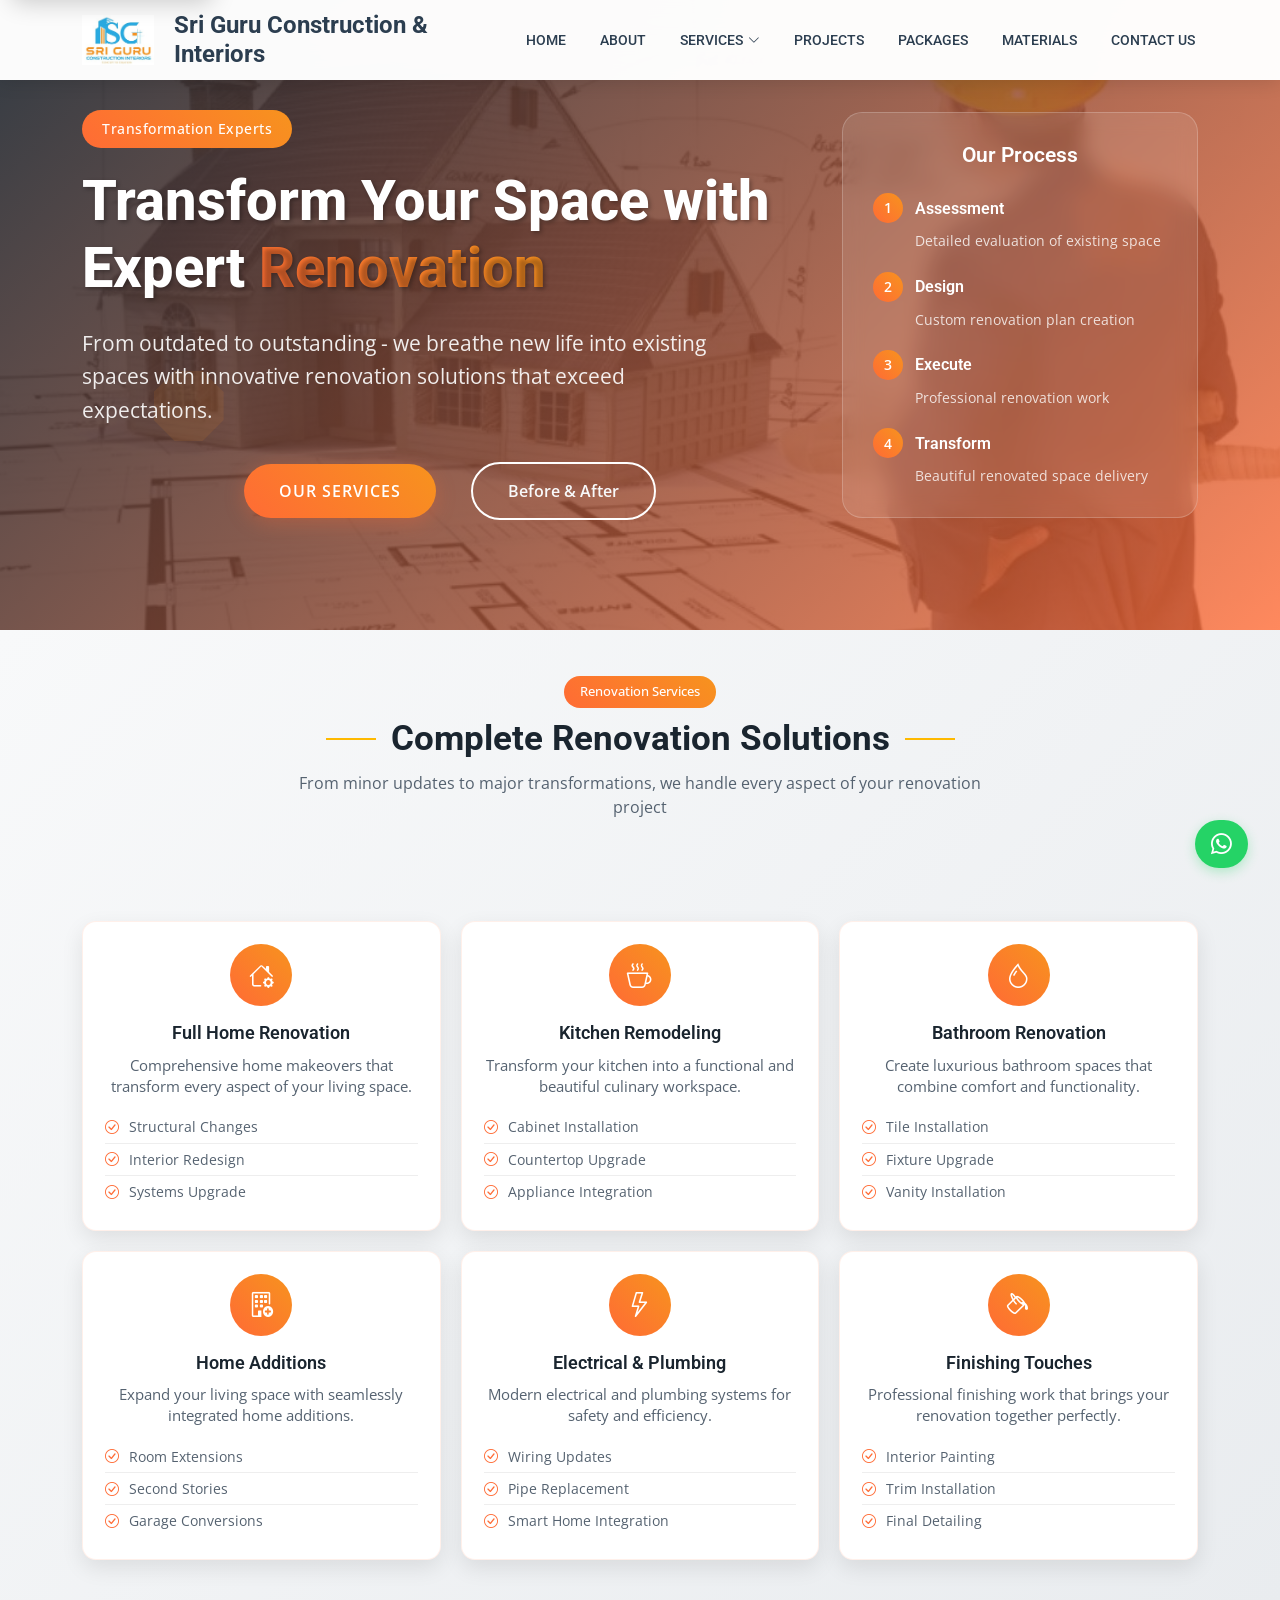
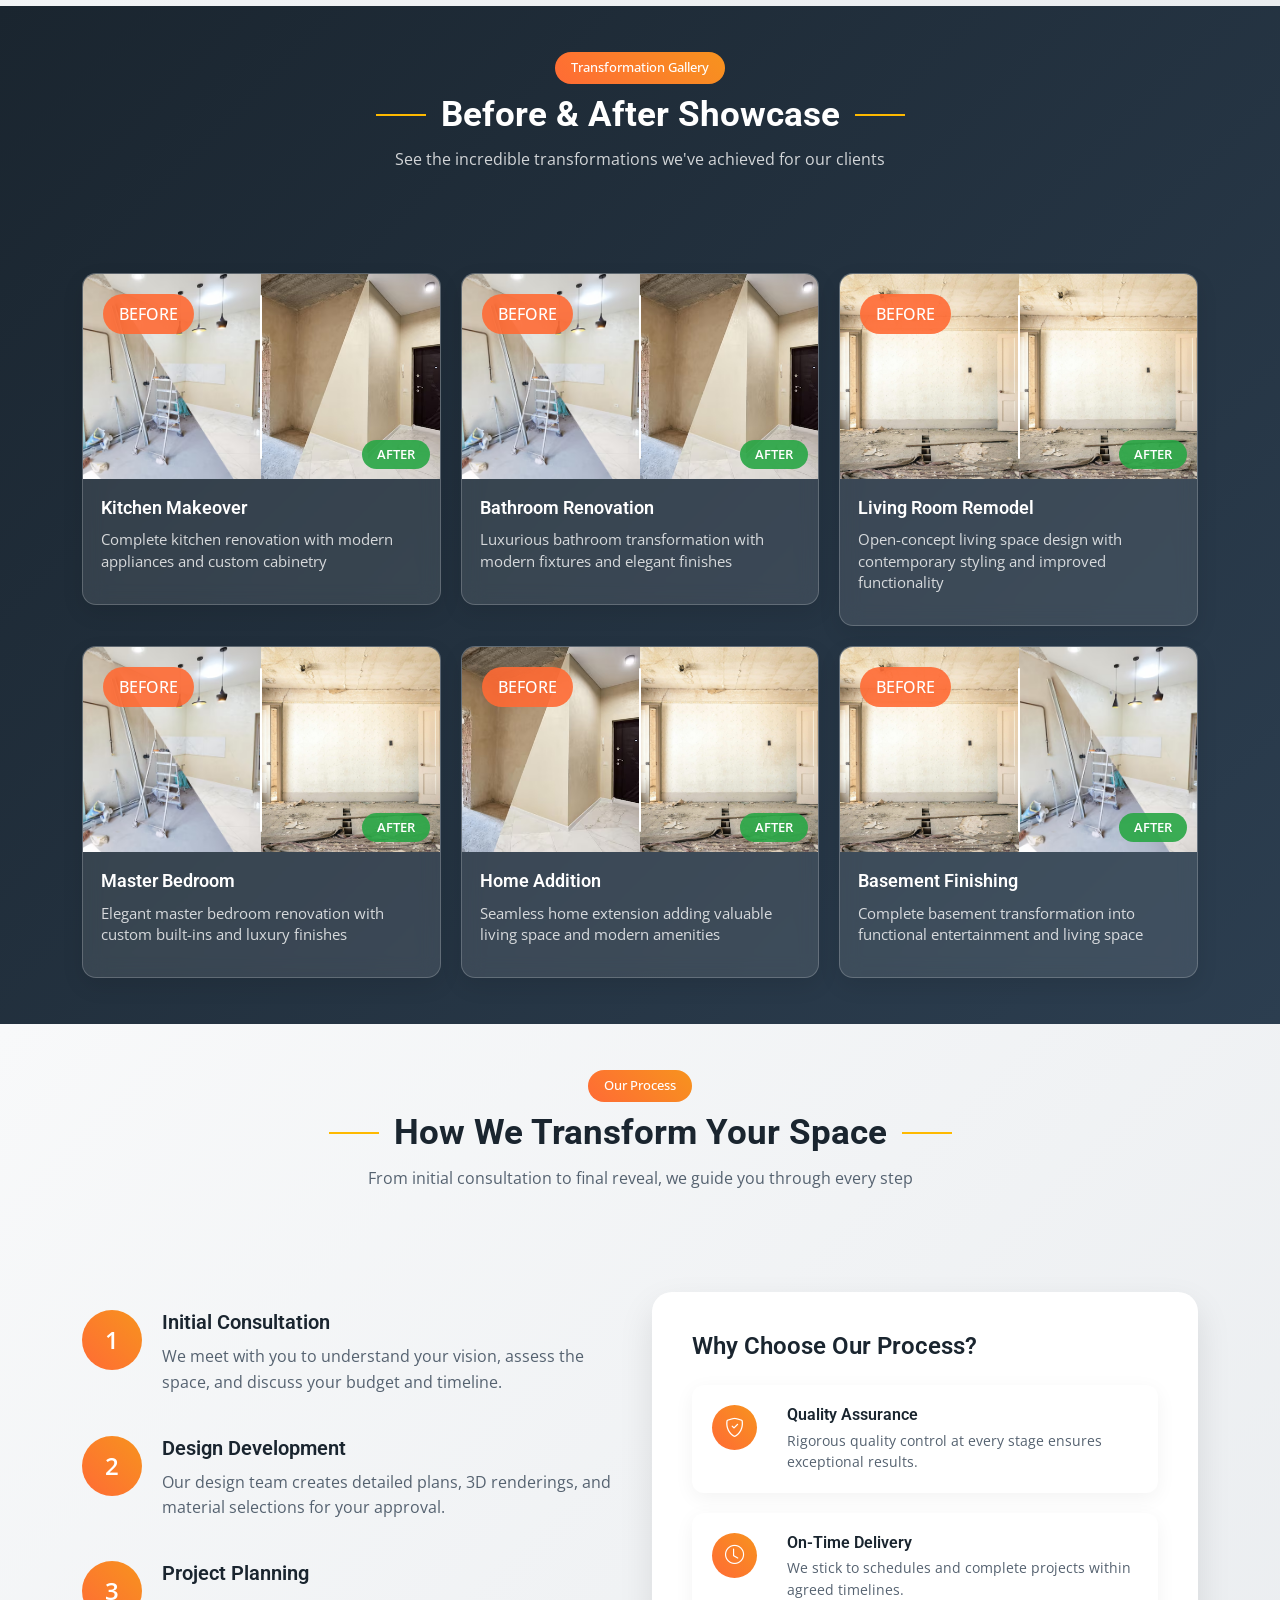
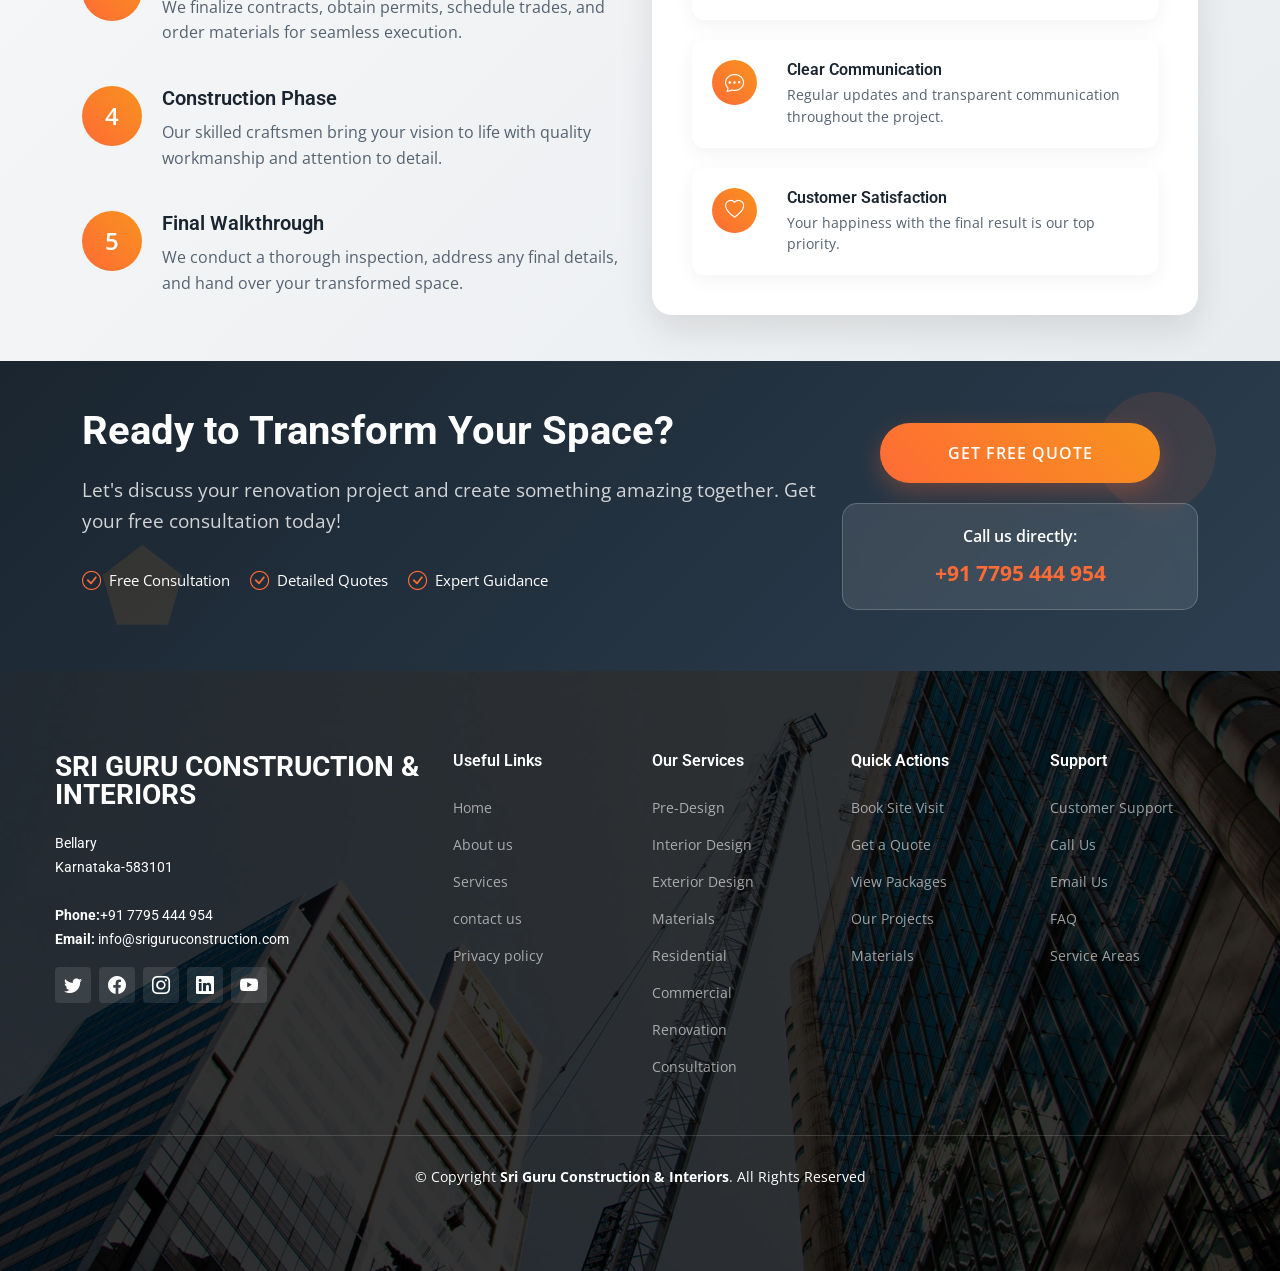
<file: renovation.html>
<!DOCTYPE html>
<html lang="en">

<head>
  <meta charset="utf-8">
  <meta content="width=device-width, initial-scale=1.0" name="viewport">
  <meta name="robots" content="index, follow">
  <meta name="author" content="Sri Guru Construction &amp; Interiors">
  <meta name="theme-color" content="#ff6b35">
  <meta name="format-detection" content="telephone=yes">

  <title>Renovation Services | Sri Guru Construction &amp; Interiors</title>
  <meta name="description" content="Complete renovation and remodeling services in Bellary for homes, offices, repairs, upgrades, modern makeovers, and space transformation.">
  <meta content="renovation Bellary, home renovation, remodeling, restoration, property upgrade, house makeover, renovation services, repair work" name="keywords">
  <meta property="og:site_name" content="Sri Guru Construction &amp; Interiors">
  <meta property="og:type" content="website">
  <meta property="og:title" content="Renovation Services | Sri Guru Construction &amp; Interiors">
  <meta property="og:description" content="Complete renovation and remodeling services in Bellary for homes, offices, repairs, upgrades, modern makeovers, and space transformation.">
  <meta property="og:image" content="images/new_logo.jpg">
  <meta name="twitter:card" content="summary_large_image">
  <meta name="twitter:title" content="Renovation Services | Sri Guru Construction &amp; Interiors">
  <meta name="twitter:description" content="Complete renovation and remodeling services in Bellary for homes, offices, repairs, upgrades, modern makeovers, and space transformation.">
  <meta name="twitter:image" content="images/new_logo.jpg">

  <!-- Favicons -->
  <link href="assets/img/favicon.png?v=2" rel="icon">
  <link href="assets/img/apple-touch-icon.png?v=2" rel="apple-touch-icon">
  <link href="site.webmanifest?v=2" rel="manifest">
  <link rel="canonical" href="https://www.sriguruconstruction.com/renovation.html">
  <link rel="preload" as="image" href="images/Renovation.jpg">
  <!-- Vendor CSS Files -->
  <link href="assets/vendor/bootstrap/css/bootstrap.min.css" rel="stylesheet">
  <link href="assets/vendor/bootstrap-icons/bootstrap-icons.css" rel="stylesheet">
  <link href="assets/vendor/fontawesome-free/css/all.min.css" rel="stylesheet">
  <link href="assets/vendor/aos/aos.css" rel="stylesheet">
  <link href="assets/vendor/glightbox/css/glightbox.min.css" rel="stylesheet">
  <link href="assets/vendor/swiper/swiper-bundle.min.css" rel="stylesheet">

  <!-- Template Main CSS File -->
  <link href="assets/css/main.css" rel="stylesheet">
  <!-- Google Fonts -->
  <link rel="preconnect" href="https://fonts.googleapis.com">
  <link rel="preconnect" href="https://fonts.gstatic.com" crossorigin>
  <link
    href="https://fonts.googleapis.com/css2?family=Open+Sans:ital,wght@0,300;0,400;0,500;0,600;0,700;1,300;1,400;1,600;1,700&family=Roboto:ital,wght@0,300;0,400;0,500;0,600;0,700;1,300;1,400;1,500;1,600;1,700&family=Work+Sans:ital,wght@0,300;0,400;0,500;0,600;0,700;1,300;1,400;1,500;1,600;1,700&display=swap"
    rel="stylesheet" media="print" onload="this.media='all'">
<style>
    /* Mobile navigation color and backdrop */
    @media (max-width: 1279px) {
      .header.scrolled .navbar a,
      .header.scrolled .navbar a:focus,
      .header.scrolled .navbar .dropdown ul li a,
      .header.scrolled .navbar .dropdown ul li a:focus {
        color: #2c3e50 !important;
      }
      
      .header.scrolled .navbar a:hover,
      .header.scrolled .navbar .active,
      .header.scrolled .navbar .active:focus,
      .header.scrolled .navbar li:hover > a,
      .header.scrolled .navbar .dropdown ul li a:hover {
        color: #ff6b35 !important;
      }
      
      .header.scrolled .navbar ul,
      .navbar ul {
        background: rgba(255, 255, 255, 0.95) !important;
        backdrop-filter: blur(20px) !important;
        -webkit-backdrop-filter: blur(20px) !important;
        border-left: 1px solid rgba(0, 0, 0, 0.05) !important;
      }
      
      .header.scrolled .navbar .dropdown ul,
      .navbar .dropdown ul {
        background: rgba(255, 255, 255, 0.98) !important;
        border: 1px solid rgba(44, 62, 80, 0.1) !important;
        backdrop-filter: blur(20px) !important;
        -webkit-backdrop-filter: blur(20px) !important;
      }
    }
    
    /* Logo positioning and sizing */
    .logo {
      margin-right: auto !important;
    }
    
    .logo img {
      width: 70px !important;
      height: 70px !important;
      margin-right: 20px !important;
      margin-left: -10px !important;
    }
  </style>

  <!-- =======================================================
  * Template Name: UpConstruction - v1.3.0
  * Template URL: https://bootstrapmade.com/upconstruction-bootstrap-construction-website-template/
  * Author: BootstrapMade.com
  * License: https://bootstrapmade.com/license/
  ======================================================== -->
  <script type="application/ld+json">
  {
    "@context": "https://schema.org",
    "@type": "LocalBusiness",
    "name": "Sri Guru Construction & Interiors",
    "description": "Construction, interiors, renovation, materials, packages, and consultation services in Bellary, Karnataka.",
    "telephone": "+91 7795 444 954",
    "email": "info@sriguruconstruction.com",
    "address": {
      "@type": "PostalAddress",
      "addressLocality": "Bellary",
      "addressRegion": "Karnataka",
      "addressCountry": "IN"
    },
    "areaServed": "Bellary, Karnataka",
    "priceRange": "$$",
    "sameAs": [
      "https://wa.me/917795444954",
      "https://www.instagram.com/sriguruconstruction_interiors",
      "https://youtube.com/@sriguruconstruction?si=ta1HYgKzeOpx0Ood"
    ],
    "knowsAbout": [
      "Residential construction",
      "Commercial construction",
      "Interior design",
      "Exterior design",
      "Renovation",
      "Construction consultation"
    ]
  }
  </script></head>

<body class="service-page">
  <a class="skip-link" href="#main">Skip to main content</a>

  <!-- ======= Header ======= -->
  <header id="header" class="header d-flex align-items-center">
    <div class="container-fluid container-xl d-flex align-items-center justify-content-between">

      <a href="index.html" class="logo d-flex align-items-center">
        <img decoding="async" fetchpriority="high" width="320" height="222" src="images/header-logo.jpg" alt="Sri Guru Construction &amp; Interiors" style="height: 60px; width: auto; margin-right: 15px;">
        <h1 style="color: #FF6B35; font-weight: 700;">Sri Guru Construction &amp; Interiors</h1>
      </a>

      <i class="mobile-nav-toggle mobile-nav-show bi bi-list" role="button" tabindex="0" aria-label="Open navigation menu" aria-controls="navbar" aria-expanded="false"></i>
      <i class="mobile-nav-toggle mobile-nav-hide d-none bi bi-x" role="button" tabindex="0" aria-label="Close navigation menu" aria-controls="navbar" aria-expanded="false"></i>
      <nav id="navbar" class="navbar" aria-label="Primary navigation">
        <ul>
          <li><a href="index.html">Home</a></li>
          <li><a href="about.html">About</a></li>
          <li class="dropdown"><a href="services.html"><span>Services</span> <i
                class="bi bi-chevron-down dropdown-indicator"></i></a>
            <ul>
              <li><a class="dropdown-item" href="interior.html"><i class="bi bi-house-door"></i> Interior Design</a></li>
              <li><a class="dropdown-item" href="exterior.html"><i class="bi bi-building"></i> Exterior Design</a></li>
              <li><a class="dropdown-item" href="pre-design.html"><i class="bi bi-pencil-square"></i> Pre Design</a></li>
              <li><a class="dropdown-item" href="residential.html"><i class="bi bi-house-heart"></i> Residential</a></li>
              <li><a class="dropdown-item" href="commercial.html"><i class="bi bi-buildings"></i> Commercial</a></li>
              <li><a class="dropdown-item active" href="renovation.html"><i class="bi bi-tools"></i> Renovation</a></li>
              <li><a class="dropdown-item" href="consultation.html"><i class="bi bi-chat-dots"></i> Consultation</a></li>
            </ul>
          </li>
          <li><a href="projects.html">Projects</a></li>
          <li><a href="packages.html">Packages</a></li>
          <li><a href="materials.html">Materials</a></li>
          <li><a href="contact_us.html">Contact Us</a></li>
        </ul>
      </nav><!-- .navbar -->

    </div>
  </header><!-- End Header -->

    <main id="main">

    <!-- ======= Enhanced Hero Section ======= -->
    <section class="renovation-hero" style="background: linear-gradient(135deg, rgba(26, 37, 47, 0.9), rgba(255, 107, 53, 0.8)), url('images/Renovation.jpg'); background-size: cover; background-position: center; min-height: 70vh; display: flex; align-items: center; position: relative; overflow: hidden;">
      
      <!-- Animated Background Elements -->
      <div class="hero-decoration" style="position: absolute; top: 25%; right: 8%; width: 110px; height: 110px; background: rgba(255, 107, 53, 0.1); clip-path: polygon(50% 0%, 100% 38%, 82% 100%, 18% 100%, 0% 38%); animation: float 8s ease-in-out infinite;"></div>
      <div class="hero-decoration" style="position: absolute; bottom: 30%; left: 12%; width: 70px; height: 70px; background: rgba(247, 147, 30, 0.1); clip-path: polygon(30% 0%, 70% 0%, 100% 30%, 100% 70%, 70% 100%, 30% 100%, 0% 70%, 0% 30%); animation: float 5s ease-in-out infinite reverse;"></div>
      
      <div class="container position-relative" data-aos="fade-up">
        <div class="row align-items-center">
          <div class="col-lg-8">
            <span class="service-badge" style="display: inline-block; background: linear-gradient(45deg, #ff6b35, #f7931e); color: white; padding: 8px 20px; border-radius: 25px; font-size: 0.9rem; font-weight: 500; margin-bottom: 20px; letter-spacing: 0.5px;">Transformation Experts</span>
            <h1 style="font-size: 3.5rem; font-weight: 800; color: white; line-height: 1.2; margin-bottom: 25px; text-shadow: 2px 2px 4px rgba(0,0,0,0.3);">
              Transform Your Space with Expert <span style="background: linear-gradient(45deg, #ff6b35, #f7931e); -webkit-background-clip: text; -webkit-text-fill-color: transparent; background-clip: text;">Renovation</span>
            </h1>
            <p style="font-size: 1.3rem; color: rgba(255,255,255,0.9); line-height: 1.6; margin-bottom: 35px; max-width: 650px;">
              From outdated to outstanding - we breathe new life into existing spaces with innovative renovation solutions that exceed expectations.
            </p>
            <div class="hero-actions">
              <a href="#services-showcase" class="btn btn-primary" style="background: linear-gradient(45deg, #ff6b35, #f7931e); border: none; padding: 15px 35px; border-radius: 50px; font-weight: 600; text-transform: uppercase; letter-spacing: 1px; margin-right: 15px; transition: all 0.3s ease; box-shadow: 0 5px 20px rgba(255, 107, 53, 0.3);">Our Services</a>
              <a href="#before-after" class="btn btn-outline-light" style="padding: 15px 35px; border-radius: 50px; font-weight: 600; border: 2px solid white; transition: all 0.3s ease;">Before & After</a>
            </div>
          </div>
          <div class="col-lg-4 text-center" data-aos="fade-left" data-aos-delay="200">
            <div class="hero-process" style="background: rgba(255, 255, 255, 0.1); backdrop-filter: blur(10px); border-radius: 20px; padding: 30px; border: 1px solid rgba(255, 255, 255, 0.2);">
              <h4 style="color: white; font-weight: 600; margin-bottom: 25px; font-size: 1.3rem;">Our Process</h4>
              
              <div class="process-step" style="margin-bottom: 20px; text-align: left;">
                <div style="display: flex; align-items: center; margin-bottom: 8px;">
                  <span style="width: 30px; height: 30px; background: linear-gradient(45deg, #ff6b35, #f7931e); border-radius: 50%; display: flex; align-items: center; justify-content: center; margin-right: 12px; color: white; font-weight: 600; font-size: 0.9rem;">1</span>
                  <h6 style="color: white; margin: 0; font-weight: 600;">Assessment</h6>
                </div>
                <p style="color: rgba(255,255,255,0.8); margin: 0; font-size: 0.85rem; margin-left: 42px;">Detailed evaluation of existing space</p>
              </div>
              
              <div class="process-step" style="margin-bottom: 20px; text-align: left;">
                <div style="display: flex; align-items: center; margin-bottom: 8px;">
                  <span style="width: 30px; height: 30px; background: linear-gradient(45deg, #ff6b35, #f7931e); border-radius: 50%; display: flex; align-items: center; justify-content: center; margin-right: 12px; color: white; font-weight: 600; font-size: 0.9rem;">2</span>
                  <h6 style="color: white; margin: 0; font-weight: 600;">Design</h6>
                </div>
                <p style="color: rgba(255,255,255,0.8); margin: 0; font-size: 0.85rem; margin-left: 42px;">Custom renovation plan creation</p>
              </div>
              
              <div class="process-step" style="margin-bottom: 20px; text-align: left;">
                <div style="display: flex; align-items: center; margin-bottom: 8px;">
                  <span style="width: 30px; height: 30px; background: linear-gradient(45deg, #ff6b35, #f7931e); border-radius: 50%; display: flex; align-items: center; justify-content: center; margin-right: 12px; color: white; font-weight: 600; font-size: 0.9rem;">3</span>
                  <h6 style="color: white; margin: 0; font-weight: 600;">Execute</h6>
                </div>
                <p style="color: rgba(255,255,255,0.8); margin: 0; font-size: 0.85rem; margin-left: 42px;">Professional renovation work</p>
              </div>
              
              <div class="process-step" style="text-align: left;">
                <div style="display: flex; align-items: center; margin-bottom: 8px;">
                  <span style="width: 30px; height: 30px; background: linear-gradient(45deg, #ff6b35, #f7931e); border-radius: 50%; display: flex; align-items: center; justify-content: center; margin-right: 12px; color: white; font-weight: 600; font-size: 0.9rem;">4</span>
                  <h6 style="color: white; margin: 0; font-weight: 600;">Transform</h6>
                </div>
                <p style="color: rgba(255,255,255,0.8); margin: 0; font-size: 0.85rem; margin-left: 42px;">Beautiful renovated space delivery</p>
              </div>
            </div>
          </div>
        </div>
      </div>
    </section>

    <!-- ======= Services Showcase Section ======= -->
    <section id="services-showcase" class="py-5" style="background: linear-gradient(135deg, #f8f9fa 0%, #e9ecef 100%);">
      <div class="container">
        <div class="section-header text-center mb-5" data-aos="fade-up">
          <span class="section-badge" style="display: inline-block; background: linear-gradient(45deg, #ff6b35, #f7931e); color: white; padding: 8px 20px; border-radius: 25px; font-size: 0.9rem; font-weight: 500; margin-bottom: 15px;">Renovation Services</span>
          <h2 style="font-size: 2.8rem; font-weight: 700; color: #1a252f; margin-bottom: 20px;">Complete Renovation Solutions</h2>
          <p style="font-size: 1.2rem; color: #556270; max-width: 700px; margin: 0 auto; line-height: 1.6;">From minor updates to major transformations, we handle every aspect of your renovation project</p>
        </div>

        <div class="row g-4">
          <div class="col-lg-4 col-md-6" data-aos="fade-up" data-aos-delay="100">
            <div class="service-card" style="background: white; border-radius: 20px; padding: 30px; text-align: center; box-shadow: 0 10px 30px rgba(0,0,0,0.1); transition: all 0.3s ease; border: 1px solid rgba(255, 107, 53, 0.1); height: 100%;">
              <div class="service-icon" style="width: 80px; height: 80px; background: linear-gradient(45deg, #ff6b35, #f7931e); border-radius: 50%; display: flex; align-items: center; justify-content: center; margin: 0 auto 25px; font-size: 2rem; color: white;">
                <i class="bi bi-house-gear"></i>
              </div>
              <h4 style="color: #1a252f; font-weight: 600; margin-bottom: 15px; font-size: 1.4rem;">Full Home Renovation</h4>
              <p style="color: #556270; line-height: 1.6; margin-bottom: 20px;">Comprehensive home makeovers that transform every aspect of your living space.</p>
              <ul style="list-style: none; padding: 0; text-align: left;">
                <li style="padding: 8px 0; color: #556270; border-bottom: 1px solid #eee;"><i class="bi bi-check-circle" style="color: #ff6b35; margin-right: 10px;"></i>Structural Changes</li>
                <li style="padding: 8px 0; color: #556270; border-bottom: 1px solid #eee;"><i class="bi bi-check-circle" style="color: #ff6b35; margin-right: 10px;"></i>Interior Redesign</li>
                <li style="padding: 8px 0; color: #556270;"><i class="bi bi-check-circle" style="color: #ff6b35; margin-right: 10px;"></i>Systems Upgrade</li>
              </ul>
            </div>
          </div>

          <div class="col-lg-4 col-md-6" data-aos="fade-up" data-aos-delay="200">
            <div class="service-card" style="background: white; border-radius: 20px; padding: 30px; text-align: center; box-shadow: 0 10px 30px rgba(0,0,0,0.1); transition: all 0.3s ease; border: 1px solid rgba(255, 107, 53, 0.1); height: 100%;">
              <div class="service-icon" style="width: 80px; height: 80px; background: linear-gradient(45deg, #ff6b35, #f7931e); border-radius: 50%; display: flex; align-items: center; justify-content: center; margin: 0 auto 25px; font-size: 2rem; color: white;">
                <i class="bi bi-cup-hot"></i>
              </div>
              <h4 style="color: #1a252f; font-weight: 600; margin-bottom: 15px; font-size: 1.4rem;">Kitchen Remodeling</h4>
              <p style="color: #556270; line-height: 1.6; margin-bottom: 20px;">Transform your kitchen into a functional and beautiful culinary workspace.</p>
              <ul style="list-style: none; padding: 0; text-align: left;">
                <li style="padding: 8px 0; color: #556270; border-bottom: 1px solid #eee;"><i class="bi bi-check-circle" style="color: #ff6b35; margin-right: 10px;"></i>Cabinet Installation</li>
                <li style="padding: 8px 0; color: #556270; border-bottom: 1px solid #eee;"><i class="bi bi-check-circle" style="color: #ff6b35; margin-right: 10px;"></i>Countertop Upgrade</li>
                <li style="padding: 8px 0; color: #556270;"><i class="bi bi-check-circle" style="color: #ff6b35; margin-right: 10px;"></i>Appliance Integration</li>
              </ul>
            </div>
          </div>

          <div class="col-lg-4 col-md-6" data-aos="fade-up" data-aos-delay="300">
            <div class="service-card" style="background: white; border-radius: 20px; padding: 30px; text-align: center; box-shadow: 0 10px 30px rgba(0,0,0,0.1); transition: all 0.3s ease; border: 1px solid rgba(255, 107, 53, 0.1); height: 100%;">
              <div class="service-icon" style="width: 80px; height: 80px; background: linear-gradient(45deg, #ff6b35, #f7931e); border-radius: 50%; display: flex; align-items: center; justify-content: center; margin: 0 auto 25px; font-size: 2rem; color: white;">
                <i class="bi bi-droplet"></i>
              </div>
              <h4 style="color: #1a252f; font-weight: 600; margin-bottom: 15px; font-size: 1.4rem;">Bathroom Renovation</h4>
              <p style="color: #556270; line-height: 1.6; margin-bottom: 20px;">Create luxurious bathroom spaces that combine comfort and functionality.</p>
              <ul style="list-style: none; padding: 0; text-align: left;">
                <li style="padding: 8px 0; color: #556270; border-bottom: 1px solid #eee;"><i class="bi bi-check-circle" style="color: #ff6b35; margin-right: 10px;"></i>Tile Installation</li>
                <li style="padding: 8px 0; color: #556270; border-bottom: 1px solid #eee;"><i class="bi bi-check-circle" style="color: #ff6b35; margin-right: 10px;"></i>Fixture Upgrade</li>
                <li style="padding: 8px 0; color: #556270;"><i class="bi bi-check-circle" style="color: #ff6b35; margin-right: 10px;"></i>Vanity Installation</li>
              </ul>
            </div>
          </div>

          <div class="col-lg-4 col-md-6" data-aos="fade-up" data-aos-delay="400">
            <div class="service-card" style="background: white; border-radius: 20px; padding: 30px; text-align: center; box-shadow: 0 10px 30px rgba(0,0,0,0.1); transition: all 0.3s ease; border: 1px solid rgba(255, 107, 53, 0.1); height: 100%;">
              <div class="service-icon" style="width: 80px; height: 80px; background: linear-gradient(45deg, #ff6b35, #f7931e); border-radius: 50%; display: flex; align-items: center; justify-content: center; margin: 0 auto 25px; font-size: 2rem; color: white;">
                <i class="bi bi-building-add"></i>
              </div>
              <h4 style="color: #1a252f; font-weight: 600; margin-bottom: 15px; font-size: 1.4rem;">Home Additions</h4>
              <p style="color: #556270; line-height: 1.6; margin-bottom: 20px;">Expand your living space with seamlessly integrated home additions.</p>
              <ul style="list-style: none; padding: 0; text-align: left;">
                <li style="padding: 8px 0; color: #556270; border-bottom: 1px solid #eee;"><i class="bi bi-check-circle" style="color: #ff6b35; margin-right: 10px;"></i>Room Extensions</li>
                <li style="padding: 8px 0; color: #556270; border-bottom: 1px solid #eee;"><i class="bi bi-check-circle" style="color: #ff6b35; margin-right: 10px;"></i>Second Stories</li>
                <li style="padding: 8px 0; color: #556270;"><i class="bi bi-check-circle" style="color: #ff6b35; margin-right: 10px;"></i>Garage Conversions</li>
              </ul>
            </div>
          </div>

          <div class="col-lg-4 col-md-6" data-aos="fade-up" data-aos-delay="500">
            <div class="service-card" style="background: white; border-radius: 20px; padding: 30px; text-align: center; box-shadow: 0 10px 30px rgba(0,0,0,0.1); transition: all 0.3s ease; border: 1px solid rgba(255, 107, 53, 0.1); height: 100%;">
              <div class="service-icon" style="width: 80px; height: 80px; background: linear-gradient(45deg, #ff6b35, #f7931e); border-radius: 50%; display: flex; align-items: center; justify-content: center; margin: 0 auto 25px; font-size: 2rem; color: white;">
                <i class="bi bi-lightning"></i>
              </div>
              <h4 style="color: #1a252f; font-weight: 600; margin-bottom: 15px; font-size: 1.4rem;">Electrical & Plumbing</h4>
              <p style="color: #556270; line-height: 1.6; margin-bottom: 20px;">Modern electrical and plumbing systems for safety and efficiency.</p>
              <ul style="list-style: none; padding: 0; text-align: left;">
                <li style="padding: 8px 0; color: #556270; border-bottom: 1px solid #eee;"><i class="bi bi-check-circle" style="color: #ff6b35; margin-right: 10px;"></i>Wiring Updates</li>
                <li style="padding: 8px 0; color: #556270; border-bottom: 1px solid #eee;"><i class="bi bi-check-circle" style="color: #ff6b35; margin-right: 10px;"></i>Pipe Replacement</li>
                <li style="padding: 8px 0; color: #556270;"><i class="bi bi-check-circle" style="color: #ff6b35; margin-right: 10px;"></i>Smart Home Integration</li>
              </ul>
            </div>
          </div>

          <div class="col-lg-4 col-md-6" data-aos="fade-up" data-aos-delay="600">
            <div class="service-card" style="background: white; border-radius: 20px; padding: 30px; text-align: center; box-shadow: 0 10px 30px rgba(0,0,0,0.1); transition: all 0.3s ease; border: 1px solid rgba(255, 107, 53, 0.1); height: 100%;">
              <div class="service-icon" style="width: 80px; height: 80px; background: linear-gradient(45deg, #ff6b35, #f7931e); border-radius: 50%; display: flex; align-items: center; justify-content: center; margin: 0 auto 25px; font-size: 2rem; color: white;">
                <i class="bi bi-paint-bucket"></i>
              </div>
              <h4 style="color: #1a252f; font-weight: 600; margin-bottom: 15px; font-size: 1.4rem;">Finishing Touches</h4>
              <p style="color: #556270; line-height: 1.6; margin-bottom: 20px;">Professional finishing work that brings your renovation together perfectly.</p>
              <ul style="list-style: none; padding: 0; text-align: left;">
                <li style="padding: 8px 0; color: #556270; border-bottom: 1px solid #eee;"><i class="bi bi-check-circle" style="color: #ff6b35; margin-right: 10px;"></i>Interior Painting</li>
                <li style="padding: 8px 0; color: #556270; border-bottom: 1px solid #eee;"><i class="bi bi-check-circle" style="color: #ff6b35; margin-right: 10px;"></i>Trim Installation</li>
                <li style="padding: 8px 0; color: #556270;"><i class="bi bi-check-circle" style="color: #ff6b35; margin-right: 10px;"></i>Final Detailing</li>
              </ul>
            </div>
          </div>
        </div>
      </div>
    </section>

    <!-- ======= Before & After Gallery Section ======= -->
    <section id="before-after" class="py-5" style="background: linear-gradient(135deg, #1a252f 0%, #2c3e50 100%); overflow: hidden;">
      <div class="container">
        <div class="section-header text-center mb-5" data-aos="fade-up">
          <span class="section-badge" style="display: inline-block; background: linear-gradient(45deg, #ff6b35, #f7931e); color: white; padding: 8px 20px; border-radius: 25px; font-size: 0.9rem; font-weight: 500; margin-bottom: 15px;">Transformation Gallery</span>
          <h2 style="font-size: 2.8rem; font-weight: 700; color: white; margin-bottom: 20px;">Before & After Showcase</h2>
          <p style="font-size: 1.2rem; color: rgba(255,255,255,0.8); max-width: 700px; margin: 0 auto; line-height: 1.6;">See the incredible transformations we've achieved for our clients</p>
        </div>

        <div class="row g-4">
          <div class="col-lg-4 col-md-6" data-aos="fade-up" data-aos-delay="100">
            <div class="transformation-card" style="background: rgba(255, 255, 255, 0.1); backdrop-filter: blur(10px); border-radius: 20px; overflow: hidden; border: 1px solid rgba(255, 255, 255, 0.2); transition: all 0.3s ease;">
              <div class="transformation-images" style="position: relative; height: 250px;">
                <div class="before-image" style="position: absolute; top: 0; left: 0; width: 50%; height: 100%; background: url('RENOVATION/room-apartment-before-after-renovation-works_10069-7896.jpg'); background-size: cover; background-position: center;">
                  <div class="overlay-label" style="position: absolute; top: 20px; left: 20px; background: rgba(255, 107, 53, 0.9); color: white; padding: 8px 16px; border-radius: 20px; font-weight: 500;">BEFORE</div>
                </div>
                <div class="after-image" style="position: absolute; top: 0; right: 0; width: 50%; height: 100%; background: url('RENOVATION/snapshot-corridor-big-apartment-before-after-renovation-works-contrasted-black-wall-light-hallway-dark-door-light-wall_10069-7177.jpg'); background-size: cover; background-position: center;">
                  <div class="image-label" style="position: absolute; bottom: 10px; right: 10px; background: rgba(40, 167, 69, 0.9); color: white; padding: 5px 15px; border-radius: 15px; font-size: 0.8rem; font-weight: 600;">AFTER</div>
                </div>
                <div class="divider" style="position: absolute; top: 50%; left: 50%; transform: translate(-50%, -50%); width: 2px; height: 80%; background: white; border-radius: 1px;"></div>
              </div>
              <div class="transformation-details" style="padding: 25px;">
                <h5 style="color: white; font-weight: 600; margin-bottom: 10px;">Kitchen Makeover</h5>
                <p style="color: rgba(255,255,255,0.8); font-size: 0.9rem; line-height: 1.5; margin: 0;">Complete kitchen renovation with modern appliances and custom cabinetry</p>
              </div>
            </div>
          </div>

          <div class="col-lg-4 col-md-6" data-aos="fade-up" data-aos-delay="200">
            <div class="transformation-card" style="background: rgba(255, 255, 255, 0.1); backdrop-filter: blur(10px); border-radius: 20px; overflow: hidden; border: 1px solid rgba(255, 255, 255, 0.2); transition: all 0.3s ease;">
              <div class="transformation-images" style="position: relative; height: 250px;">
                <div class="before-image" style="position: absolute; top: 0; left: 0; width: 50%; height: 100%; background: url('RENOVATION/room-apartment-before-after-renovation-works_10069-7896.jpg'); background-size: cover; background-position: center;">
                  <div class="overlay-label" style="position: absolute; top: 20px; left: 20px; background: rgba(255, 107, 53, 0.9); color: white; padding: 8px 16px; border-radius: 20px; font-weight: 500;">BEFORE</div>
                </div>
                <div class="after-image" style="position: absolute; top: 0; right: 0; width: 50%; height: 100%; background: url('RENOVATION/snapshot-corridor-big-apartment-before-after-renovation-works-contrasted-black-wall-light-hallway-dark-door-light-wall_10069-7177.jpg'); background-size: cover; background-position: center;">
                  <div class="image-label" style="position: absolute; bottom: 10px; right: 10px; background: rgba(40, 167, 69, 0.9); color: white; padding: 5px 15px; border-radius: 15px; font-size: 0.8rem; font-weight: 600;">AFTER</div>
                </div>
                <div class="divider" style="position: absolute; top: 50%; left: 50%; transform: translate(-50%, -50%); width: 2px; height: 80%; background: white; border-radius: 1px;"></div>
              </div>
              <div class="transformation-details" style="padding: 25px;">
                <h5 style="color: white; font-weight: 600; margin-bottom: 10px;">Bathroom Renovation</h5>
                <p style="color: rgba(255,255,255,0.8); font-size: 0.9rem; line-height: 1.5; margin: 0;">Luxurious bathroom transformation with modern fixtures and elegant finishes</p>
              </div>
            </div>
          </div>

          <div class="col-lg-4 col-md-6" data-aos="fade-up" data-aos-delay="300">
            <div class="transformation-card" style="background: rgba(255, 255, 255, 0.1); backdrop-filter: blur(10px); border-radius: 20px; overflow: hidden; border: 1px solid rgba(255, 255, 255, 0.2); transition: all 0.3s ease;">
              <div class="transformation-images" style="position: relative; height: 250px;">
                <div class="before-image" style="position: absolute; top: 0; left: 0; width: 50%; height: 100%; background: url('RENOVATION/photo-1444419988131-046ed4e5ffd6.jpeg'); background-size: cover; background-position: center;">
                  <div class="overlay-label" style="position: absolute; top: 20px; left: 20px; background: rgba(255, 107, 53, 0.9); color: white; padding: 8px 16px; border-radius: 20px; font-weight: 500;">BEFORE</div>
                </div>
                <div class="after-image" style="position: absolute; top: 0; right: 0; width: 50%; height: 100%; background: url('RENOVATION/photo-1444419988131-046ed4e5ffd6.jpeg'); background-size: cover; background-position: center;">
                  <div class="image-label" style="position: absolute; bottom: 10px; right: 10px; background: rgba(40, 167, 69, 0.9); color: white; padding: 5px 15px; border-radius: 15px; font-size: 0.8rem; font-weight: 600;">AFTER</div>
                </div>
                <div class="divider" style="position: absolute; top: 50%; left: 50%; transform: translate(-50%, -50%); width: 2px; height: 80%; background: white; border-radius: 1px;"></div>
              </div>
              <div class="transformation-details" style="padding: 25px;">
                <h5 style="color: white; font-weight: 600; margin-bottom: 10px;">Living Room Remodel</h5>
                <p style="color: rgba(255,255,255,0.8); font-size: 0.9rem; line-height: 1.5; margin: 0;">Open-concept living space design with contemporary styling and improved functionality</p>
              </div>
            </div>
          </div>

          <div class="col-lg-4 col-md-6" data-aos="fade-up" data-aos-delay="400">
            <div class="transformation-card" style="background: rgba(255, 255, 255, 0.1); backdrop-filter: blur(10px); border-radius: 20px; overflow: hidden; border: 1px solid rgba(255, 255, 255, 0.2); transition: all 0.3s ease;">
              <div class="transformation-images" style="position: relative; height: 250px;">
                <div class="before-image" style="position: absolute; top: 0; left: 0; width: 50%; height: 100%; background: url('RENOVATION/room-apartment-before-after-renovation-works_10069-7896.jpg'); background-size: cover; background-position: center;">
                  <div class="overlay-label" style="position: absolute; top: 20px; left: 20px; background: rgba(255, 107, 53, 0.9); color: white; padding: 8px 16px; border-radius: 20px; font-weight: 500;">BEFORE</div>
                </div>
                <div class="after-image" style="position: absolute; top: 0; right: 0; width: 50%; height: 100%; background: url('RENOVATION/photo-1444419988131-046ed4e5ffd6.jpeg'); background-size: cover; background-position: center;">
                  <div class="image-label" style="position: absolute; bottom: 10px; right: 10px; background: rgba(40, 167, 69, 0.9); color: white; padding: 5px 15px; border-radius: 15px; font-size: 0.8rem; font-weight: 600;">AFTER</div>
                </div>
                <div class="divider" style="position: absolute; top: 50%; left: 50%; transform: translate(-50%, -50%); width: 2px; height: 80%; background: white; border-radius: 1px;"></div>
              </div>
              <div class="transformation-details" style="padding: 25px;">
                <h5 style="color: white; font-weight: 600; margin-bottom: 10px;">Master Bedroom</h5>
                <p style="color: rgba(255,255,255,0.8); font-size: 0.9rem; line-height: 1.5; margin: 0;">Elegant master bedroom renovation with custom built-ins and luxury finishes</p>
              </div>
            </div>
          </div>

          <div class="col-lg-4 col-md-6" data-aos="fade-up" data-aos-delay="500">
            <div class="transformation-card" style="background: rgba(255, 255, 255, 0.1); backdrop-filter: blur(10px); border-radius: 20px; overflow: hidden; border: 1px solid rgba(255, 255, 255, 0.2); transition: all 0.3s ease;">
              <div class="transformation-images" style="position: relative; height: 250px;">
                <div class="before-image" style="position: absolute; top: 0; left: 0; width: 50%; height: 100%; background: url('RENOVATION/snapshot-corridor-big-apartment-before-after-renovation-works-contrasted-black-wall-light-hallway-dark-door-light-wall_10069-7177.jpg'); background-size: cover; background-position: center;">
                  <div class="overlay-label" style="position: absolute; top: 20px; left: 20px; background: rgba(255, 107, 53, 0.9); color: white; padding: 8px 16px; border-radius: 20px; font-weight: 500;">BEFORE</div>
                </div>
                <div class="after-image" style="position: absolute; top: 0; right: 0; width: 50%; height: 100%; background: url('RENOVATION/photo-1444419988131-046ed4e5ffd6.jpeg'); background-size: cover; background-position: center;">
                  <div class="image-label" style="position: absolute; bottom: 10px; right: 10px; background: rgba(40, 167, 69, 0.9); color: white; padding: 5px 15px; border-radius: 15px; font-size: 0.8rem; font-weight: 600;">AFTER</div>
                </div>
                <div class="divider" style="position: absolute; top: 50%; left: 50%; transform: translate(-50%, -50%); width: 2px; height: 80%; background: white; border-radius: 1px;"></div>
              </div>
              <div class="transformation-details" style="padding: 25px;">
                <h5 style="color: white; font-weight: 600; margin-bottom: 10px;">Home Addition</h5>
                <p style="color: rgba(255,255,255,0.8); font-size: 0.9rem; line-height: 1.5; margin: 0;">Seamless home extension adding valuable living space and modern amenities</p>
              </div>
            </div>
          </div>

          <div class="col-lg-4 col-md-6" data-aos="fade-up" data-aos-delay="600">
            <div class="transformation-card" style="background: rgba(255, 255, 255, 0.1); backdrop-filter: blur(10px); border-radius: 20px; overflow: hidden; border: 1px solid rgba(255, 255, 255, 0.2); transition: all 0.3s ease;">
              <div class="transformation-images" style="position: relative; height: 250px;">
                <div class="before-image" style="position: absolute; top: 0; left: 0; width: 50%; height: 100%; background: url('RENOVATION/photo-1444419988131-046ed4e5ffd6.jpeg'); background-size: cover; background-position: center;">
                  <div class="overlay-label" style="position: absolute; top: 20px; left: 20px; background: rgba(255, 107, 53, 0.9); color: white; padding: 8px 16px; border-radius: 20px; font-weight: 500;">BEFORE</div>
                </div>
                <div class="after-image" style="position: absolute; top: 0; right: 0; width: 50%; height: 100%; background: url('RENOVATION/room-apartment-before-after-renovation-works_10069-7896.jpg'); background-size: cover; background-position: center;">
                  <div class="image-label" style="position: absolute; bottom: 10px; right: 10px; background: rgba(40, 167, 69, 0.9); color: white; padding: 5px 15px; border-radius: 15px; font-size: 0.8rem; font-weight: 600;">AFTER</div>
                </div>
                <div class="divider" style="position: absolute; top: 50%; left: 50%; transform: translate(-50%, -50%); width: 2px; height: 80%; background: white; border-radius: 1px;"></div>
              </div>
              <div class="transformation-details" style="padding: 25px;">
                <h5 style="color: white; font-weight: 600; margin-bottom: 10px;">Basement Finishing</h5>
                <p style="color: rgba(255,255,255,0.8); font-size: 0.9rem; line-height: 1.5; margin: 0;">Complete basement transformation into functional entertainment and living space</p>
              </div>
            </div>
          </div>
        </div>
      </div>
    </section>

    <!-- ======= Renovation Process Section ======= -->
    <section class="py-5" style="background: linear-gradient(135deg, #f8f9fa 0%, #e9ecef 100%);">
      <div class="container">
        <div class="section-header text-center mb-5" data-aos="fade-up">
          <span class="section-badge" style="display: inline-block; background: linear-gradient(45deg, #ff6b35, #f7931e); color: white; padding: 8px 20px; border-radius: 25px; font-size: 0.9rem; font-weight: 500; margin-bottom: 15px;">Our Process</span>
          <h2 style="font-size: 2.8rem; font-weight: 700; color: #1a252f; margin-bottom: 20px;">How We Transform Your Space</h2>
          <p style="font-size: 1.2rem; color: #556270; max-width: 700px; margin: 0 auto; line-height: 1.6;">From initial consultation to final reveal, we guide you through every step</p>
        </div>

        <div class="row align-items-center">
          <div class="col-lg-6" data-aos="fade-right">
            <div class="process-timeline">
              <div class="timeline-item" style="position: relative; margin-bottom: 40px; padding-left: 80px;">
                <div class="timeline-icon" style="position: absolute; left: 0; top: 0; width: 60px; height: 60px; background: linear-gradient(45deg, #ff6b35, #f7931e); border-radius: 50%; display: flex; align-items: center; justify-content: center; color: white; font-size: 1.5rem; font-weight: 600;">1</div>
                <h5 style="color: #1a252f; font-weight: 600; margin-bottom: 10px;">Initial Consultation</h5>
                <p style="color: #556270; line-height: 1.6; margin: 0;">We meet with you to understand your vision, assess the space, and discuss your budget and timeline.</p>
              </div>

              <div class="timeline-item" style="position: relative; margin-bottom: 40px; padding-left: 80px;">
                <div class="timeline-icon" style="position: absolute; left: 0; top: 0; width: 60px; height: 60px; background: linear-gradient(45deg, #ff6b35, #f7931e); border-radius: 50%; display: flex; align-items: center; justify-content: center; color: white; font-size: 1.5rem; font-weight: 600;">2</div>
                <h5 style="color: #1a252f; font-weight: 600; margin-bottom: 10px;">Design Development</h5>
                <p style="color: #556270; line-height: 1.6; margin: 0;">Our design team creates detailed plans, 3D renderings, and material selections for your approval.</p>
              </div>

              <div class="timeline-item" style="position: relative; margin-bottom: 40px; padding-left: 80px;">
                <div class="timeline-icon" style="position: absolute; left: 0; top: 0; width: 60px; height: 60px; background: linear-gradient(45deg, #ff6b35, #f7931e); border-radius: 50%; display: flex; align-items: center; justify-content: center; color: white; font-size: 1.5rem; font-weight: 600;">3</div>
                <h5 style="color: #1a252f; font-weight: 600; margin-bottom: 10px;">Project Planning</h5>
                <p style="color: #556270; line-height: 1.6; margin: 0;">We finalize contracts, obtain permits, schedule trades, and order materials for seamless execution.</p>
              </div>

              <div class="timeline-item" style="position: relative; margin-bottom: 40px; padding-left: 80px;">
                <div class="timeline-icon" style="position: absolute; left: 0; top: 0; width: 60px; height: 60px; background: linear-gradient(45deg, #ff6b35, #f7931e); border-radius: 50%; display: flex; align-items: center; justify-content: center; color: white; font-size: 1.5rem; font-weight: 600;">4</div>
                <h5 style="color: #1a252f; font-weight: 600; margin-bottom: 10px;">Construction Phase</h5>
                <p style="color: #556270; line-height: 1.6; margin: 0;">Our skilled craftsmen bring your vision to life with quality workmanship and attention to detail.</p>
              </div>

              <div class="timeline-item" style="position: relative; padding-left: 80px;">
                <div class="timeline-icon" style="position: absolute; left: 0; top: 0; width: 60px; height: 60px; background: linear-gradient(45deg, #ff6b35, #f7931e); border-radius: 50%; display: flex; align-items: center; justify-content: center; color: white; font-size: 1.5rem; font-weight: 600;">5</div>
                <h5 style="color: #1a252f; font-weight: 600; margin-bottom: 10px;">Final Walkthrough</h5>
                <p style="color: #556270; line-height: 1.6; margin: 0;">We conduct a thorough inspection, address any final details, and hand over your transformed space.</p>
              </div>
            </div>
          </div>

          <div class="col-lg-6" data-aos="fade-left">
            <div class="process-features" style="background: white; border-radius: 20px; padding: 40px; box-shadow: 0 15px 35px rgba(0,0,0,0.1);">
              <h4 style="color: #1a252f; font-weight: 600; margin-bottom: 25px; font-size: 1.5rem;">Why Choose Our Process?</h4>
              
              <div class="feature-item" style="display: flex; align-items: flex-start; margin-bottom: 20px;">
                <div class="feature-icon" style="width: 45px; height: 45px; background: linear-gradient(45deg, #ff6b35, #f7931e); border-radius: 50%; display: flex; align-items: center; justify-content: center; margin-right: 15px; flex-shrink: 0;">
                  <i class="bi bi-shield-check" style="color: white; font-size: 1.2rem;"></i>
                </div>
                <div>
                  <h6 style="color: #1a252f; font-weight: 600; margin-bottom: 5px;">Quality Assurance</h6>
                  <p style="color: #556270; font-size: 0.9rem; margin: 0; line-height: 1.5;">Rigorous quality control at every stage ensures exceptional results.</p>
                </div>
              </div>

              <div class="feature-item" style="display: flex; align-items: flex-start; margin-bottom: 20px;">
                <div class="feature-icon" style="width: 45px; height: 45px; background: linear-gradient(45deg, #ff6b35, #f7931e); border-radius: 50%; display: flex; align-items: center; justify-content: center; margin-right: 15px; flex-shrink: 0;">
                  <i class="bi bi-clock" style="color: white; font-size: 1.2rem;"></i>
                </div>
                <div>
                  <h6 style="color: #1a252f; font-weight: 600; margin-bottom: 5px;">On-Time Delivery</h6>
                  <p style="color: #556270; font-size: 0.9rem; margin: 0; line-height: 1.5;">We stick to schedules and complete projects within agreed timelines.</p>
                </div>
              </div>

              <div class="feature-item" style="display: flex; align-items: flex-start; margin-bottom: 20px;">
                <div class="feature-icon" style="width: 45px; height: 45px; background: linear-gradient(45deg, #ff6b35, #f7931e); border-radius: 50%; display: flex; align-items: center; justify-content: center; margin-right: 15px; flex-shrink: 0;">
                  <i class="bi bi-chat-dots" style="color: white; font-size: 1.2rem;"></i>
                </div>
                <div>
                  <h6 style="color: #1a252f; font-weight: 600; margin-bottom: 5px;">Clear Communication</h6>
                  <p style="color: #556270; font-size: 0.9rem; margin: 0; line-height: 1.5;">Regular updates and transparent communication throughout the project.</p>
                </div>
              </div>

              <div class="feature-item" style="display: flex; align-items: flex-start;">
                <div class="feature-icon" style="width: 45px; height: 45px; background: linear-gradient(45deg, #ff6b35, #f7931e); border-radius: 50%; display: flex; align-items: center; justify-content: center; margin-right: 15px; flex-shrink: 0;">
                  <i class="bi bi-heart" style="color: white; font-size: 1.2rem;"></i>
                </div>
                <div>
                  <h6 style="color: #1a252f; font-weight: 600; margin-bottom: 5px;">Customer Satisfaction</h6>
                  <p style="color: #556270; font-size: 0.9rem; margin: 0; line-height: 1.5;">Your happiness with the final result is our top priority.</p>
                </div>
              </div>
            </div>
          </div>
        </div>
      </div>
    </section>

    <!-- ======= Call to Action Section ======= -->
    <section class="py-5" style="background: linear-gradient(135deg, #1a252f 0%, #2c3e50 100%); position: relative; overflow: hidden;">
      <!-- Background decorations -->
      <div style="position: absolute; top: 10%; right: 5%; width: 120px; height: 120px; background: rgba(255, 107, 53, 0.1); border-radius: 50%; animation: float 6s ease-in-out infinite;"></div>
      <div style="position: absolute; bottom: 15%; left: 8%; width: 80px; height: 80px; background: rgba(247, 147, 30, 0.1); clip-path: polygon(50% 0%, 100% 38%, 82% 100%, 18% 100%, 0% 38%); animation: float 8s ease-in-out infinite reverse;"></div>
      
      <div class="container position-relative">
        <div class="row align-items-center">
          <div class="col-lg-8" data-aos="fade-right">
            <h3 style="color: white; font-size: 2.5rem; font-weight: 700; margin-bottom: 20px;">Ready to Transform Your Space?</h3>
            <p style="color: rgba(255,255,255,0.8); font-size: 1.2rem; line-height: 1.6; margin-bottom: 30px;">Let's discuss your renovation project and create something amazing together. Get your free consultation today!</p>
            
            <div class="cta-features" style="display: flex; flex-wrap: wrap; gap: 20px; margin-bottom: 30px;">
              <div class="cta-feature" style="display: flex; align-items: center;">
                <i class="bi bi-check-circle" style="color: #ff6b35; font-size: 1.2rem; margin-right: 8px;"></i>
                <span style="color: white; font-size: 0.95rem;">Free Consultation</span>
              </div>
              <div class="cta-feature" style="display: flex; align-items: center;">
                <i class="bi bi-check-circle" style="color: #ff6b35; font-size: 1.2rem; margin-right: 8px;"></i>
                <span style="color: white; font-size: 0.95rem;">Detailed Quotes</span>
              </div>
              <div class="cta-feature" style="display: flex; align-items: center;">
                <i class="bi bi-check-circle" style="color: #ff6b35; font-size: 1.2rem; margin-right: 8px;"></i>
                <span style="color: white; font-size: 0.95rem;">Expert Guidance</span>
              </div>
            </div>
          </div>
          
          <div class="col-lg-4 text-center" data-aos="fade-left">
            <div class="cta-actions">
              <a href="contact_us.html" class="btn btn-primary" style="background: linear-gradient(45deg, #ff6b35, #f7931e); border: none; padding: 18px 40px; border-radius: 50px; font-weight: 600; text-transform: uppercase; letter-spacing: 1px; margin-bottom: 20px; display: inline-block; transition: all 0.3s ease; box-shadow: 0 8px 25px rgba(255, 107, 53, 0.3); width: 100%; max-width: 280px;">Get Free Quote</a>
              
              <div class="contact-info" style="background: rgba(255, 255, 255, 0.1); backdrop-filter: blur(10px); border-radius: 15px; padding: 20px; border: 1px solid rgba(255, 255, 255, 0.2);">
                <p style="color: white; margin-bottom: 10px; font-weight: 600;">Call us directly:</p>
                <a href="tel:+917795444954" style="color: #ff6b35; font-size: 1.3rem; font-weight: 700; text-decoration: none;">+91 7795 444 954</a>
              </div>
            </div>
          </div>
        </div>
      </div>
    </section>

    <style>
      @keyframes float {
        0%, 100% { transform: translateY(0px); }
        50% { transform: translateY(-20px); }
      }

      .service-card:hover {
        transform: translateY(-10px);
        box-shadow: 0 20px 40px rgba(0,0,0,0.15);
      }

      .transformation-card:hover {
        transform: translateY(-5px);
        box-shadow: 0 15px 30px rgba(0,0,0,0.2);
      }

      .btn:hover {
        transform: translateY(-2px);
        box-shadow: 0 8px 25px rgba(0,0,0,0.2);
      }

      @media (max-width: 768px) {
        .renovation-hero h1 {
          font-size: 2.5rem !important;
        }
        
        .section-header h2 {
          font-size: 2.2rem !important;
        }
        
        .hero-process {
          margin-top: 30px;
        }
        
        .transformation-images {
          height: 200px !important;
        }
        
        .timeline-item {
          padding-left: 70px !important;
        }
        
        .timeline-icon {
          width: 50px !important;
          height: 50px !important;
          font-size: 1.2rem !important;
        }
      }
    </style>

  </main><!-- End #main -->

  <!-- ======= Footer ======= -->
  <!-- ======= Footer ======= -->
  <footer id="footer" class="footer">

    <div class="footer-content position-relative">
      <div class="container">
        <div class="row">

          <div class="col-lg-4 col-md-6">
            <div class="footer-info">
              <h3>Sri Guru Construction &amp; Interiors</h3>
              <p>
                Bellary<br>
                Karnataka-583101<br><br>
                <strong>Phone:</strong>+91 7795 444 954<br>
                <strong>Email:</strong> info@sriguruconstruction.com <br>
              </p>
              <div class="social-links d-flex mt-3">
                <a href="https://x.com/SRIGURUBALLARI?t=zPbH2nMmY1L3iWlRigHGrg&s=09" class="d-flex align-items-center justify-content-center" target="_blank" rel="noopener noreferrer" aria-label="Twitter"><i class="bi bi-twitter"></i></a>
                <a href="https://www.facebook.com/share/1G8xmAV1fe/" class="d-flex align-items-center justify-content-center" target="_blank" rel="noopener noreferrer" aria-label="Facebook"><i class="bi bi-facebook"></i></a>
                <a href="https://www.instagram.com/sriguruconstruction_interiors?utm_source=qr&igsh=MXUxeXFtY3U4a3g5aw==" class="d-flex align-items-center justify-content-center" target="_blank" rel="noopener noreferrer" aria-label="Instagram"><i class="bi bi-instagram"></i></a>
                <a href="https://www.linkedin.com/posts/sri-guru-construction-interiors_construction-interiors-ballari-activity-7369368902499254273-5vkv?utm_source=share&utm_medium=member_android&rcm=ACoAAC0hD0YBMrR6lHUBa6DHuTX8ilPDUBI9nIo" class="d-flex align-items-center justify-content-center" target="_blank" rel="noopener noreferrer" aria-label="LinkedIn"><i class="bi bi-linkedin"></i></a>
                <a href="https://youtube.com/@sriguruconstruction?si=ta1HYgKzeOpx0Ood" class="d-flex align-items-center justify-content-center" target="_blank" rel="noopener noreferrer" aria-label="YouTube"><i class="bi bi-youtube"></i></a>
              </div>
            </div>
          </div><!-- End footer info column-->

          <div class="col-lg-2 col-md-3 footer-links">
            <h4>Useful Links</h4>
            <ul>
              <li><a href="index.html">Home</a></li>
              <li><a href="about.html">About us</a></li>
              <li><a href="services.html">Services</a></li>
              <li><a href="contact_us.html">contact us</a></li>
              <li><a href="contact_us.html">Privacy policy</a></li>
            </ul>
          </div><!-- End footer links column-->

          <div class="col-lg-2 col-md-3 footer-links">
            <h4>Our Services</h4>
            <ul>
              <li><a href="pre-design.html">Pre-Design</a></li>
              <li><a href="interior.html">Interior Design</a></li>
              <li><a href="exterior.html">Exterior Design</a></li>
              <li><a href="materials.html">Materials</a></li>
              <li><a href="residential.html">Residential</a></li>
              <li><a href="commercial.html">Commercial</a></li>
              <li><a href="renovation.html">Renovation</a></li>
              <li><a href="consultation.html">Consultation</a></li>
            </ul>
          </div><!-- End footer links column-->

          <div class="col-lg-2 col-md-3 footer-links">
            <h4>Quick Actions</h4>
            <ul>
              <li><a href="contact_us.html">Book Site Visit</a></li>
              <li><a href="contact_us.html">Get a Quote</a></li>
              <li><a href="packages.html">View Packages</a></li>
              <li><a href="projects.html">Our Projects</a></li>
              <li><a href="materials.html">Materials</a></li>
            </ul>
          </div><!-- End footer links column-->

          <div class="col-lg-2 col-md-3 footer-links">
            <h4>Support</h4>
            <ul>
              <li><a href="contact_us.html">Customer Support</a></li>
              <li><a href="tel:+917795444954">Call Us</a></li>
              <li><a href="mailto:info@sriguruconstruction.com">Email Us</a></li>
              <li><a href="contact_us.html">FAQ</a></li>
              <li><a href="contact_us.html">Service Areas</a></li>
            </ul>
          </div><!-- End footer links column-->

        </div>
      </div>
    </div>
    <a href="https://wa.me/917795444954?text=Hi! I am interested in your construction and interior design services." class="whatsapp" target="_blank" rel="noopener noreferrer" aria-label="Chat with Sri Guru Construction &amp; Interiors on WhatsApp">
      <i class="fab fa-whatsapp"></i>
    </a>
    <div class="footer-legal text-center position-relative">
      <div class="container">
        <div class="copyright">
          &copy; Copyright <strong><span>Sri Guru Construction &amp; Interiors</span></strong>. All Rights Reserved
        </div>
        <div class="credits">
          <!-- All the links in the footer should remain intact. -->
          <!-- You can delete the links only if you purchased the pro version. -->
          <!-- Licensing information: https://bootstrapmade.com/license/ -->
          <!-- Purchase the pro version with working PHP/AJAX contact form: https://bootstrapmade.com/upconstruction-bootstrap-construction-website-template/ -->
        </div>
      </div>
    </div>

  </footer>
  <!-- End Footer -->
  <!-- Vendor JS Files -->
  <script src="assets/vendor/bootstrap/js/bootstrap.bundle.min.js"></script>
  <script src="assets/vendor/aos/aos.js"></script>
  <script src="assets/vendor/glightbox/js/glightbox.min.js"></script>
  <script src="assets/vendor/isotope-layout/isotope.pkgd.min.js"></script>
  <script src="assets/vendor/swiper/swiper-bundle.min.js"></script>
  <script src="assets/vendor/purecounter/purecounter_vanilla.js"></script>

  <!-- Template Main JS File -->
  <script src="assets/js/main.js"></script>

  <!-- Header scroll effect script -->
  <script>
    document.addEventListener('DOMContentLoaded', function() {
      // Header scroll effect (same as index page)
      const header = document.getElementById('header');
      
      // Add an event listener to the window's scroll event
      window.addEventListener('scroll', () => {
        // Check if the window has scrolled down
        if (window.scrollY > 100) {
          // Add the 'scrolled' class to the header
          header.classList.add('scrolled');
        } else {
          // Remove the 'scrolled' class from the header
          header.classList.remove('scrolled');
        }
      });
    });
  </script>

</body>

</html>
</file>
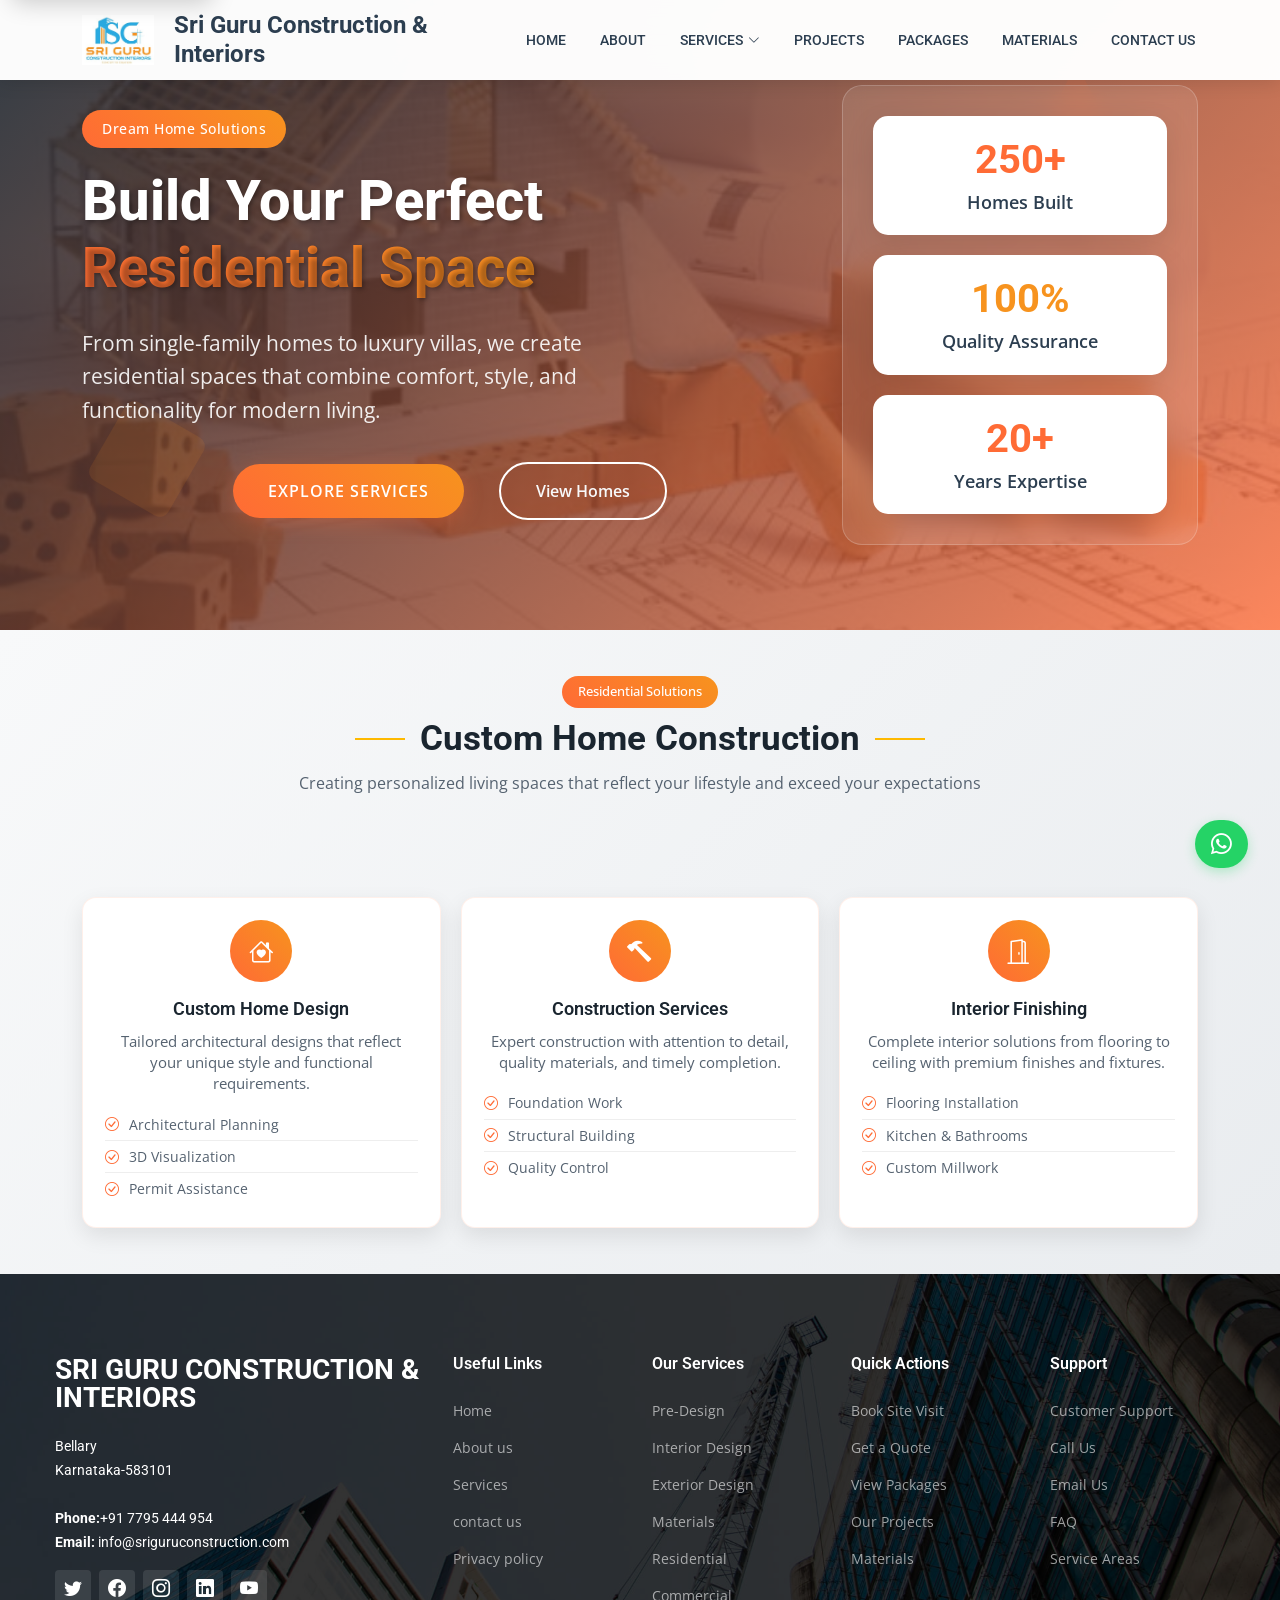
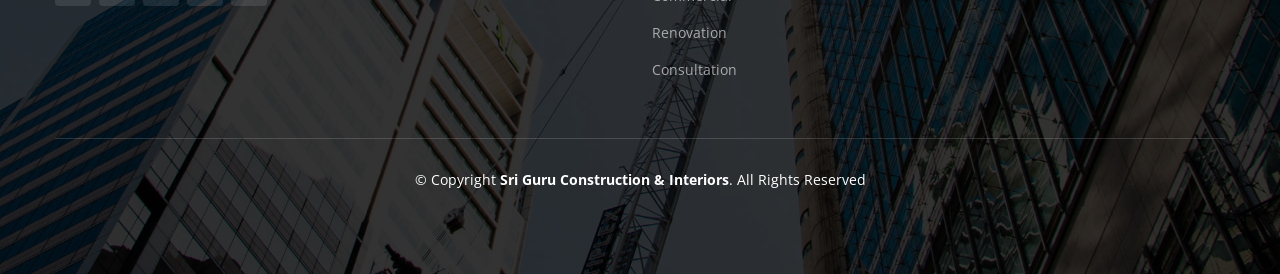
<file: residential.html>
<!DOCTYPE html>
<html lang="en">

<head>
  <meta charset="utf-8">
  <meta content="width=device-width, initial-scale=1.0" name="viewport">
  <meta name="robots" content="index, follow">
  <meta name="author" content="Sri Guru Construction &amp; Interiors">
  <meta name="theme-color" content="#ff6b35">
  <meta name="format-detection" content="telephone=yes">

  <title>Residential Construction | Sri Guru Construction &amp; Interiors</title>
  <meta name="description" content="Quality residential construction in Bellary for homes and villas, with expert planning, modern designs, and reliable project management.">
  <meta content="residential construction Bellary, home construction, villa construction, house building, residential projects, home builder, dream home" name="keywords">
  <meta property="og:site_name" content="Sri Guru Construction &amp; Interiors">
  <meta property="og:type" content="website">
  <meta property="og:title" content="Residential Construction | Sri Guru Construction &amp; Interiors">
  <meta property="og:description" content="Quality residential construction in Bellary for homes and villas, with expert planning, modern designs, and reliable project management.">
  <meta property="og:image" content="images/new_logo.jpg">
  <meta name="twitter:card" content="summary_large_image">
  <meta name="twitter:title" content="Residential Construction | Sri Guru Construction &amp; Interiors">
  <meta name="twitter:description" content="Quality residential construction in Bellary for homes and villas, with expert planning, modern designs, and reliable project management.">
  <meta name="twitter:image" content="images/new_logo.jpg">

  <!-- Favicons -->
  <link href="assets/img/favicon.png?v=2" rel="icon">
  <link href="assets/img/apple-touch-icon.png?v=2" rel="apple-touch-icon">
  <link href="site.webmanifest?v=2" rel="manifest">
  <link rel="canonical" href="https://www.sriguruconstruction.com/residential.html">
  <link rel="preload" as="image" href="images/Residential.jpg">
  <!-- Vendor CSS Files -->
  <link href="assets/vendor/bootstrap/css/bootstrap.min.css" rel="stylesheet">
  <link href="assets/vendor/bootstrap-icons/bootstrap-icons.css" rel="stylesheet">
  <link href="assets/vendor/fontawesome-free/css/all.min.css" rel="stylesheet">
  <link href="assets/vendor/aos/aos.css" rel="stylesheet">
  <link href="assets/vendor/glightbox/css/glightbox.min.css" rel="stylesheet">
  <link href="assets/vendor/swiper/swiper-bundle.min.css" rel="stylesheet">

  <!-- Template Main CSS File -->
  <link href="assets/css/main.css" rel="stylesheet">
  <!-- Google Fonts -->
  <link rel="preconnect" href="https://fonts.googleapis.com">
  <link rel="preconnect" href="https://fonts.gstatic.com" crossorigin>
  <link
    href="https://fonts.googleapis.com/css2?family=Open+Sans:ital,wght@0,300;0,400;0,500;0,600;0,700;1,300;1,400;1,600;1,700&family=Roboto:ital,wght@0,300;0,400;0,500;0,600;0,700;1,300;1,400;1,500;1,600;1,700&family=Work+Sans:ital,wght@0,300;0,400;0,500;0,600;0,700;1,300;1,400;1,500;1,600;1,700&display=swap"
    rel="stylesheet" media="print" onload="this.media='all'">
<style>
    /* Mobile navigation color and backdrop */
    @media (max-width: 1279px) {
      .header.scrolled .navbar a,
      .header.scrolled .navbar a:focus,
      .header.scrolled .navbar .dropdown ul li a,
      .header.scrolled .navbar .dropdown ul li a:focus {
        color: #2c3e50 !important;
      }
      
      .header.scrolled .navbar a:hover,
      .header.scrolled .navbar .active,
      .header.scrolled .navbar .active:focus,
      .header.scrolled .navbar li:hover > a,
      .header.scrolled .navbar .dropdown ul li a:hover {
        color: #ff6b35 !important;
      }
      
      .header.scrolled .navbar ul,
      .navbar ul {
        background: rgba(255, 255, 255, 0.95) !important;
        backdrop-filter: blur(20px) !important;
        -webkit-backdrop-filter: blur(20px) !important;
        border-left: 1px solid rgba(0, 0, 0, 0.05) !important;
      }
      
      .header.scrolled .navbar .dropdown ul,
      .navbar .dropdown ul {
        background: rgba(255, 255, 255, 0.98) !important;
        border: 1px solid rgba(44, 62, 80, 0.1) !important;
        backdrop-filter: blur(20px) !important;
        -webkit-backdrop-filter: blur(20px) !important;
      }
    }
    
    /* Logo positioning and sizing */
    .logo {
      margin-right: auto !important;
    }
    
    .logo img {
      width: 70px !important;
      height: 70px !important;
      margin-right: 20px !important;
      margin-left: -10px !important;
    }

    .residential-hero .hero-stats .stat-item p {
      color: #2c3e50 !important;
      font-weight: 600;
    }
  </style>

  <!-- =======================================================
  * Template Name: UpConstruction - v1.3.0
  * Template URL: https://bootstrapmade.com/upconstruction-bootstrap-construction-website-template/
  * Author: BootstrapMade.com
  * License: https://bootstrapmade.com/license/
  ======================================================== -->
  <script type="application/ld+json">
  {
    "@context": "https://schema.org",
    "@type": "LocalBusiness",
    "name": "Sri Guru Construction & Interiors",
    "description": "Construction, interiors, renovation, materials, packages, and consultation services in Bellary, Karnataka.",
    "telephone": "+91 7795 444 954",
    "email": "info@sriguruconstruction.com",
    "address": {
      "@type": "PostalAddress",
      "addressLocality": "Bellary",
      "addressRegion": "Karnataka",
      "addressCountry": "IN"
    },
    "areaServed": "Bellary, Karnataka",
    "priceRange": "$$",
    "sameAs": [
      "https://wa.me/917795444954",
      "https://www.instagram.com/sriguruconstruction_interiors",
      "https://youtube.com/@sriguruconstruction?si=ta1HYgKzeOpx0Ood"
    ],
    "knowsAbout": [
      "Residential construction",
      "Commercial construction",
      "Interior design",
      "Exterior design",
      "Renovation",
      "Construction consultation"
    ]
  }
  </script></head>

<body class="service-page">
  <a class="skip-link" href="#main">Skip to main content</a>

  <!-- ======= Header ======= -->
  <header id="header" class="header d-flex align-items-center">
    <div class="container-fluid container-xl d-flex align-items-center justify-content-between">

      <a href="index.html" class="logo d-flex align-items-center">
        <img decoding="async" fetchpriority="high" width="320" height="222" src="images/header-logo.jpg" alt="Sri Guru Construction &amp; Interiors" style="height: 60px; width: auto; margin-right: 15px;">
        <h1 style="color: #FF6B35; font-weight: 700;">Sri Guru Construction &amp; Interiors</h1>
      </a>

      <i class="mobile-nav-toggle mobile-nav-show bi bi-list" role="button" tabindex="0" aria-label="Open navigation menu" aria-controls="navbar" aria-expanded="false"></i>
      <i class="mobile-nav-toggle mobile-nav-hide d-none bi bi-x" role="button" tabindex="0" aria-label="Close navigation menu" aria-controls="navbar" aria-expanded="false"></i>
      <nav id="navbar" class="navbar" aria-label="Primary navigation">
        <ul>
          <li><a href="index.html">Home</a></li>
          <li><a href="about.html">About</a></li>
          <li class="dropdown"><a href="services.html"><span>Services</span> <i
                class="bi bi-chevron-down dropdown-indicator"></i></a>
            <ul>
              <li><a class="dropdown-item" href="interior.html"><i class="bi bi-house-door"></i> Interior Design</a></li>
              <li><a class="dropdown-item" href="exterior.html"><i class="bi bi-building"></i> Exterior Design</a></li>
              <li><a class="dropdown-item" href="pre-design.html"><i class="bi bi-pencil-square"></i> Pre Design</a></li>
              <li><a class="dropdown-item active" href="residential.html"><i class="bi bi-house-heart"></i> Residential</a></li>
              <li><a class="dropdown-item" href="commercial.html"><i class="bi bi-buildings"></i> Commercial</a></li>
              <li><a class="dropdown-item" href="renovation.html"><i class="bi bi-tools"></i> Renovation</a></li>
              <li><a class="dropdown-item" href="consultation.html"><i class="bi bi-chat-dots"></i> Consultation</a></li>
            </ul>
          </li>
          <li><a href="projects.html">Projects</a></li>
          <li><a href="packages.html">Packages</a></li>
          <li><a href="materials.html">Materials</a></li>
          <li><a href="contact_us.html">Contact Us</a></li>
        </ul>
      </nav><!-- .navbar -->

    </div>
  </header><!-- End Header -->

  <main id="main">

    <!-- ======= Enhanced Hero Section ======= -->
    <section class="residential-hero" style="background: linear-gradient(135deg, rgba(26, 37, 47, 0.9), rgba(255, 107, 53, 0.8)), url('images/Residential.jpg'); background-size: cover; background-position: center; min-height: 70vh; display: flex; align-items: center; position: relative; overflow: hidden;">
      
      <!-- Animated Background Elements -->
      <div class="hero-decoration" style="position: absolute; top: 10%; right: 12%; width: 100px; height: 100px; background: rgba(255, 107, 53, 0.1); clip-path: polygon(50% 0%, 0% 100%, 100% 100%); animation: float 7s ease-in-out infinite;"></div>
      <div class="hero-decoration" style="position: absolute; bottom: 20%; left: 8%; width: 90px; height: 90px; background: rgba(247, 147, 30, 0.1); border-radius: 10px; transform: rotate(30deg); animation: float 5s ease-in-out infinite reverse;"></div>
      
      <div class="container position-relative" data-aos="fade-up">
        <div class="row align-items-center">
          <div class="col-lg-8">
            <span class="service-badge" style="display: inline-block; background: linear-gradient(45deg, #ff6b35, #f7931e); color: white; padding: 8px 20px; border-radius: 25px; font-size: 0.9rem; font-weight: 500; margin-bottom: 20px; letter-spacing: 0.5px;">Dream Home Solutions</span>
            <h1 style="font-size: 3.5rem; font-weight: 800; color: white; line-height: 1.2; margin-bottom: 25px; text-shadow: 2px 2px 4px rgba(0,0,0,0.3);">
              Build Your Perfect <span style="background: linear-gradient(45deg, #ff6b35, #f7931e); -webkit-background-clip: text; -webkit-text-fill-color: transparent; background-clip: text;">Residential Space</span>
            </h1>
            <p style="font-size: 1.3rem; color: rgba(255,255,255,0.9); line-height: 1.6; margin-bottom: 35px; max-width: 600px;">
              From single-family homes to luxury villas, we create residential spaces that combine comfort, style, and functionality for modern living.
            </p>
            <div class="hero-actions">
              <a href="#services-showcase" class="btn btn-primary" style="background: linear-gradient(45deg, #ff6b35, #f7931e); border: none; padding: 15px 35px; border-radius: 50px; font-weight: 600; text-transform: uppercase; letter-spacing: 1px; margin-right: 15px; transition: all 0.3s ease; box-shadow: 0 5px 20px rgba(255, 107, 53, 0.3);">Explore Services</a>
              <a href="projects.html" class="btn btn-outline-light" style="padding: 15px 35px; border-radius: 50px; font-weight: 600; border: 2px solid white; transition: all 0.3s ease;">View Homes</a>
            </div>
          </div>
          <div class="col-lg-4 text-center" data-aos="fade-left" data-aos-delay="200">
            <div class="hero-stats" style="background: rgba(255, 255, 255, 0.1); backdrop-filter: blur(10px); border-radius: 20px; padding: 30px; border: 1px solid rgba(255, 255, 255, 0.2);">
              <div class="stat-item" style="margin-bottom: 20px;">
                <h3 style="color: #ff6b35; font-size: 2.5rem; font-weight: 700; margin-bottom: 5px;">250+</h3>
                <p style="color: white; margin: 0; font-size: 1.1rem;">Homes Built</p>
              </div>
              <div class="stat-item" style="margin-bottom: 20px;">
                <h3 style="color: #f7931e; font-size: 2.5rem; font-weight: 700; margin-bottom: 5px;">100%</h3>
                <p style="color: white; margin: 0; font-size: 1.1rem;">Quality Assurance</p>
              </div>
              <div class="stat-item">
                <h3 style="color: #ff6b35; font-size: 2.5rem; font-weight: 700; margin-bottom: 5px;">20+</h3>
                <p style="color: white; margin: 0; font-size: 1.1rem;">Years Expertise</p>
              </div>
            </div>
          </div>
        </div>
      </div>
    </section>

    <!-- ======= Services Showcase Section ======= -->
    <section id="services-showcase" class="py-5" style="background: linear-gradient(135deg, #f8f9fa 0%, #e9ecef 100%);">
      <div class="container">
        <div class="section-header text-center mb-5" data-aos="fade-up">
          <span class="section-badge" style="display: inline-block; background: linear-gradient(45deg, #ff6b35, #f7931e); color: white; padding: 8px 20px; border-radius: 25px; font-size: 0.9rem; font-weight: 500; margin-bottom: 15px;">Residential Solutions</span>
          <h2 style="font-size: 2.8rem; font-weight: 700; color: #1a252f; margin-bottom: 20px;">Custom Home Construction</h2>
          <p style="font-size: 1.2rem; color: #556270; max-width: 700px; margin: 0 auto; line-height: 1.6;">Creating personalized living spaces that reflect your lifestyle and exceed your expectations</p>
        </div>

        <div class="row g-4">
          <div class="col-lg-4 col-md-6" data-aos="fade-up" data-aos-delay="100">
            <div class="service-card" style="background: white; border-radius: 20px; padding: 30px; text-align: center; box-shadow: 0 10px 30px rgba(0,0,0,0.1); transition: all 0.3s ease; border: 1px solid rgba(255, 107, 53, 0.1); height: 100%;">
              <div class="service-icon" style="width: 80px; height: 80px; background: linear-gradient(45deg, #ff6b35, #f7931e); border-radius: 50%; display: flex; align-items: center; justify-content: center; margin: 0 auto 25px; font-size: 2rem; color: white;">
                <i class="bi bi-house-heart"></i>
              </div>
              <h4 style="color: #1a252f; font-weight: 600; margin-bottom: 15px; font-size: 1.4rem;">Custom Home Design</h4>
              <p style="color: #556270; line-height: 1.6; margin-bottom: 20px;">Tailored architectural designs that reflect your unique style and functional requirements.</p>
              <ul style="list-style: none; padding: 0; text-align: left;">
                <li style="padding: 8px 0; color: #556270; border-bottom: 1px solid #eee;"><i class="bi bi-check-circle" style="color: #ff6b35; margin-right: 10px;"></i>Architectural Planning</li>
                <li style="padding: 8px 0; color: #556270; border-bottom: 1px solid #eee;"><i class="bi bi-check-circle" style="color: #ff6b35; margin-right: 10px;"></i>3D Visualization</li>
                <li style="padding: 8px 0; color: #556270;"><i class="bi bi-check-circle" style="color: #ff6b35; margin-right: 10px;"></i>Permit Assistance</li>
              </ul>
            </div>
          </div>

          <div class="col-lg-4 col-md-6" data-aos="fade-up" data-aos-delay="200">
            <div class="service-card" style="background: white; border-radius: 20px; padding: 30px; text-align: center; box-shadow: 0 10px 30px rgba(0,0,0,0.1); transition: all 0.3s ease; border: 1px solid rgba(255, 107, 53, 0.1); height: 100%;">
              <div class="service-icon" style="width: 80px; height: 80px; background: linear-gradient(45deg, #ff6b35, #f7931e); border-radius: 50%; display: flex; align-items: center; justify-content: center; margin: 0 auto 25px; font-size: 2rem; color: white;">
                <i class="bi bi-hammer"></i>
              </div>
              <h4 style="color: #1a252f; font-weight: 600; margin-bottom: 15px; font-size: 1.4rem;">Construction Services</h4>
              <p style="color: #556270; line-height: 1.6; margin-bottom: 20px;">Expert construction with attention to detail, quality materials, and timely completion.</p>
              <ul style="list-style: none; padding: 0; text-align: left;">
                <li style="padding: 8px 0; color: #556270; border-bottom: 1px solid #eee;"><i class="bi bi-check-circle" style="color: #ff6b35; margin-right: 10px;"></i>Foundation Work</li>
                <li style="padding: 8px 0; color: #556270; border-bottom: 1px solid #eee;"><i class="bi bi-check-circle" style="color: #ff6b35; margin-right: 10px;"></i>Structural Building</li>
                <li style="padding: 8px 0; color: #556270;"><i class="bi bi-check-circle" style="color: #ff6b35; margin-right: 10px;"></i>Quality Control</li>
              </ul>
            </div>
          </div>

          <div class="col-lg-4 col-md-6" data-aos="fade-up" data-aos-delay="300">
            <div class="service-card" style="background: white; border-radius: 20px; padding: 30px; text-align: center; box-shadow: 0 10px 30px rgba(0,0,0,0.1); transition: all 0.3s ease; border: 1px solid rgba(255, 107, 53, 0.1); height: 100%;">
              <div class="service-icon" style="width: 80px; height: 80px; background: linear-gradient(45deg, #ff6b35, #f7931e); border-radius: 50%; display: flex; align-items: center; justify-content: center; margin: 0 auto 25px; font-size: 2rem; color: white;">
                <i class="bi bi-door-open"></i>
              </div>
              <h4 style="color: #1a252f; font-weight: 600; margin-bottom: 15px; font-size: 1.4rem;">Interior Finishing</h4>
              <p style="color: #556270; line-height: 1.6; margin-bottom: 20px;">Complete interior solutions from flooring to ceiling with premium finishes and fixtures.</p>
              <ul style="list-style: none; padding: 0; text-align: left;">
                <li style="padding: 8px 0; color: #556270; border-bottom: 1px solid #eee;"><i class="bi bi-check-circle" style="color: #ff6b35; margin-right: 10px;"></i>Flooring Installation</li>
                <li style="padding: 8px 0; color: #556270; border-bottom: 1px solid #eee;"><i class="bi bi-check-circle" style="color: #ff6b35; margin-right: 10px;"></i>Kitchen & Bathrooms</li>
                <li style="padding: 8px 0; color: #556270;"><i class="bi bi-check-circle" style="color: #ff6b35; margin-right: 10px;"></i>Custom Millwork</li>
              </ul>
            </div>
          </div>
        </div>
      </div>
    </section>

  </main><!-- End #main -->

  <!-- ======= Footer ======= -->
  <!-- ======= Footer ======= -->
  <footer id="footer" class="footer">

    <div class="footer-content position-relative">
      <div class="container">
        <div class="row">

          <div class="col-lg-4 col-md-6">
            <div class="footer-info">
              <h3>Sri Guru Construction &amp; Interiors</h3>
              <p>
                Bellary<br>
                Karnataka-583101<br><br>
                <strong>Phone:</strong>+91 7795 444 954<br>
                <strong>Email:</strong> info@sriguruconstruction.com <br>
              </p>
              <div class="social-links d-flex mt-3">
                <a href="https://x.com/SRIGURUBALLARI?t=zPbH2nMmY1L3iWlRigHGrg&s=09" class="d-flex align-items-center justify-content-center" target="_blank" rel="noopener noreferrer" aria-label="Twitter"><i class="bi bi-twitter"></i></a>
                <a href="https://www.facebook.com/share/1G8xmAV1fe/" class="d-flex align-items-center justify-content-center" target="_blank" rel="noopener noreferrer" aria-label="Facebook"><i class="bi bi-facebook"></i></a>
                <a href="https://www.instagram.com/sriguruconstruction_interiors?utm_source=qr&igsh=MXUxeXFtY3U4a3g5aw==" class="d-flex align-items-center justify-content-center" target="_blank" rel="noopener noreferrer" aria-label="Instagram"><i class="bi bi-instagram"></i></a>
                <a href="https://www.linkedin.com/posts/sri-guru-construction-interiors_construction-interiors-ballari-activity-7369368902499254273-5vkv?utm_source=share&utm_medium=member_android&rcm=ACoAAC0hD0YBMrR6lHUBa6DHuTX8ilPDUBI9nIo" class="d-flex align-items-center justify-content-center" target="_blank" rel="noopener noreferrer" aria-label="LinkedIn"><i class="bi bi-linkedin"></i></a>
                <a href="https://youtube.com/@sriguruconstruction?si=ta1HYgKzeOpx0Ood" class="d-flex align-items-center justify-content-center" target="_blank" rel="noopener noreferrer" aria-label="YouTube"><i class="bi bi-youtube"></i></a>
              </div>
            </div>
          </div><!-- End footer info column-->

          <div class="col-lg-2 col-md-3 footer-links">
            <h4>Useful Links</h4>
            <ul>
              <li><a href="index.html">Home</a></li>
              <li><a href="about.html">About us</a></li>
              <li><a href="services.html">Services</a></li>
              <li><a href="contact_us.html">contact us</a></li>
              <li><a href="contact_us.html">Privacy policy</a></li>
            </ul>
          </div><!-- End footer links column-->

          <div class="col-lg-2 col-md-3 footer-links">
            <h4>Our Services</h4>
            <ul>
              <li><a href="pre-design.html">Pre-Design</a></li>
              <li><a href="interior.html">Interior Design</a></li>
              <li><a href="exterior.html">Exterior Design</a></li>
              <li><a href="materials.html">Materials</a></li>
              <li><a href="residential.html">Residential</a></li>
              <li><a href="commercial.html">Commercial</a></li>
              <li><a href="renovation.html">Renovation</a></li>
              <li><a href="consultation.html">Consultation</a></li>
            </ul>
          </div><!-- End footer links column-->

          <div class="col-lg-2 col-md-3 footer-links">
            <h4>Quick Actions</h4>
            <ul>
              <li><a href="contact_us.html">Book Site Visit</a></li>
              <li><a href="contact_us.html">Get a Quote</a></li>
              <li><a href="packages.html">View Packages</a></li>
              <li><a href="projects.html">Our Projects</a></li>
              <li><a href="materials.html">Materials</a></li>
            </ul>
          </div><!-- End footer links column-->

          <div class="col-lg-2 col-md-3 footer-links">
            <h4>Support</h4>
            <ul>
              <li><a href="contact_us.html">Customer Support</a></li>
              <li><a href="tel:+917795444954">Call Us</a></li>
              <li><a href="mailto:info@sriguruconstruction.com">Email Us</a></li>
              <li><a href="contact_us.html">FAQ</a></li>
              <li><a href="contact_us.html">Service Areas</a></li>
            </ul>
          </div><!-- End footer links column-->

        </div>
      </div>
    </div>
    <a href="https://wa.me/917795444954?text=Hi! I am interested in your construction and interior design services." class="whatsapp" target="_blank" rel="noopener noreferrer" aria-label="Chat with Sri Guru Construction &amp; Interiors on WhatsApp">
      <i class="fab fa-whatsapp"></i>
    </a>
    <div class="footer-legal text-center position-relative">
      <div class="container">
        <div class="copyright">
          &copy; Copyright <strong><span>Sri Guru Construction &amp; Interiors</span></strong>. All Rights Reserved
        </div>
        <div class="credits">
          <!-- All the links in the footer should remain intact. -->
          <!-- You can delete the links only if you purchased the pro version. -->
          <!-- Licensing information: https://bootstrapmade.com/license/ -->
          <!-- Purchase the pro version with working PHP/AJAX contact form: https://bootstrapmade.com/upconstruction-bootstrap-construction-website-template/ -->
        </div>
      </div>
    </div>

  </footer>
  <!-- End Footer -->
  <!-- Vendor JS Files -->
  <script src="assets/vendor/bootstrap/js/bootstrap.bundle.min.js"></script>
  <script src="assets/vendor/aos/aos.js"></script>
  <script src="assets/vendor/glightbox/js/glightbox.min.js"></script>
  <script src="assets/vendor/isotope-layout/isotope.pkgd.min.js"></script>
  <script src="assets/vendor/swiper/swiper-bundle.min.js"></script>
  <script src="assets/vendor/purecounter/purecounter_vanilla.js"></script>

  <!-- Template Main JS File -->
  <script src="assets/js/main.js"></script>

  <!-- Header scroll effect script -->
  <script>
    document.addEventListener('DOMContentLoaded', function() {
      // Header scroll effect (same as index page)
      const header = document.getElementById('header');
      
      // Add an event listener to the window's scroll event
      window.addEventListener('scroll', () => {
        // Check if the window has scrolled down
        if (window.scrollY > 100) {
          // Add the 'scrolled' class to the header
          header.classList.add('scrolled');
        } else {
          // Remove the 'scrolled' class from the header
          header.classList.remove('scrolled');
        }
      });
    });
  </script>

</body>

</html>
</file>
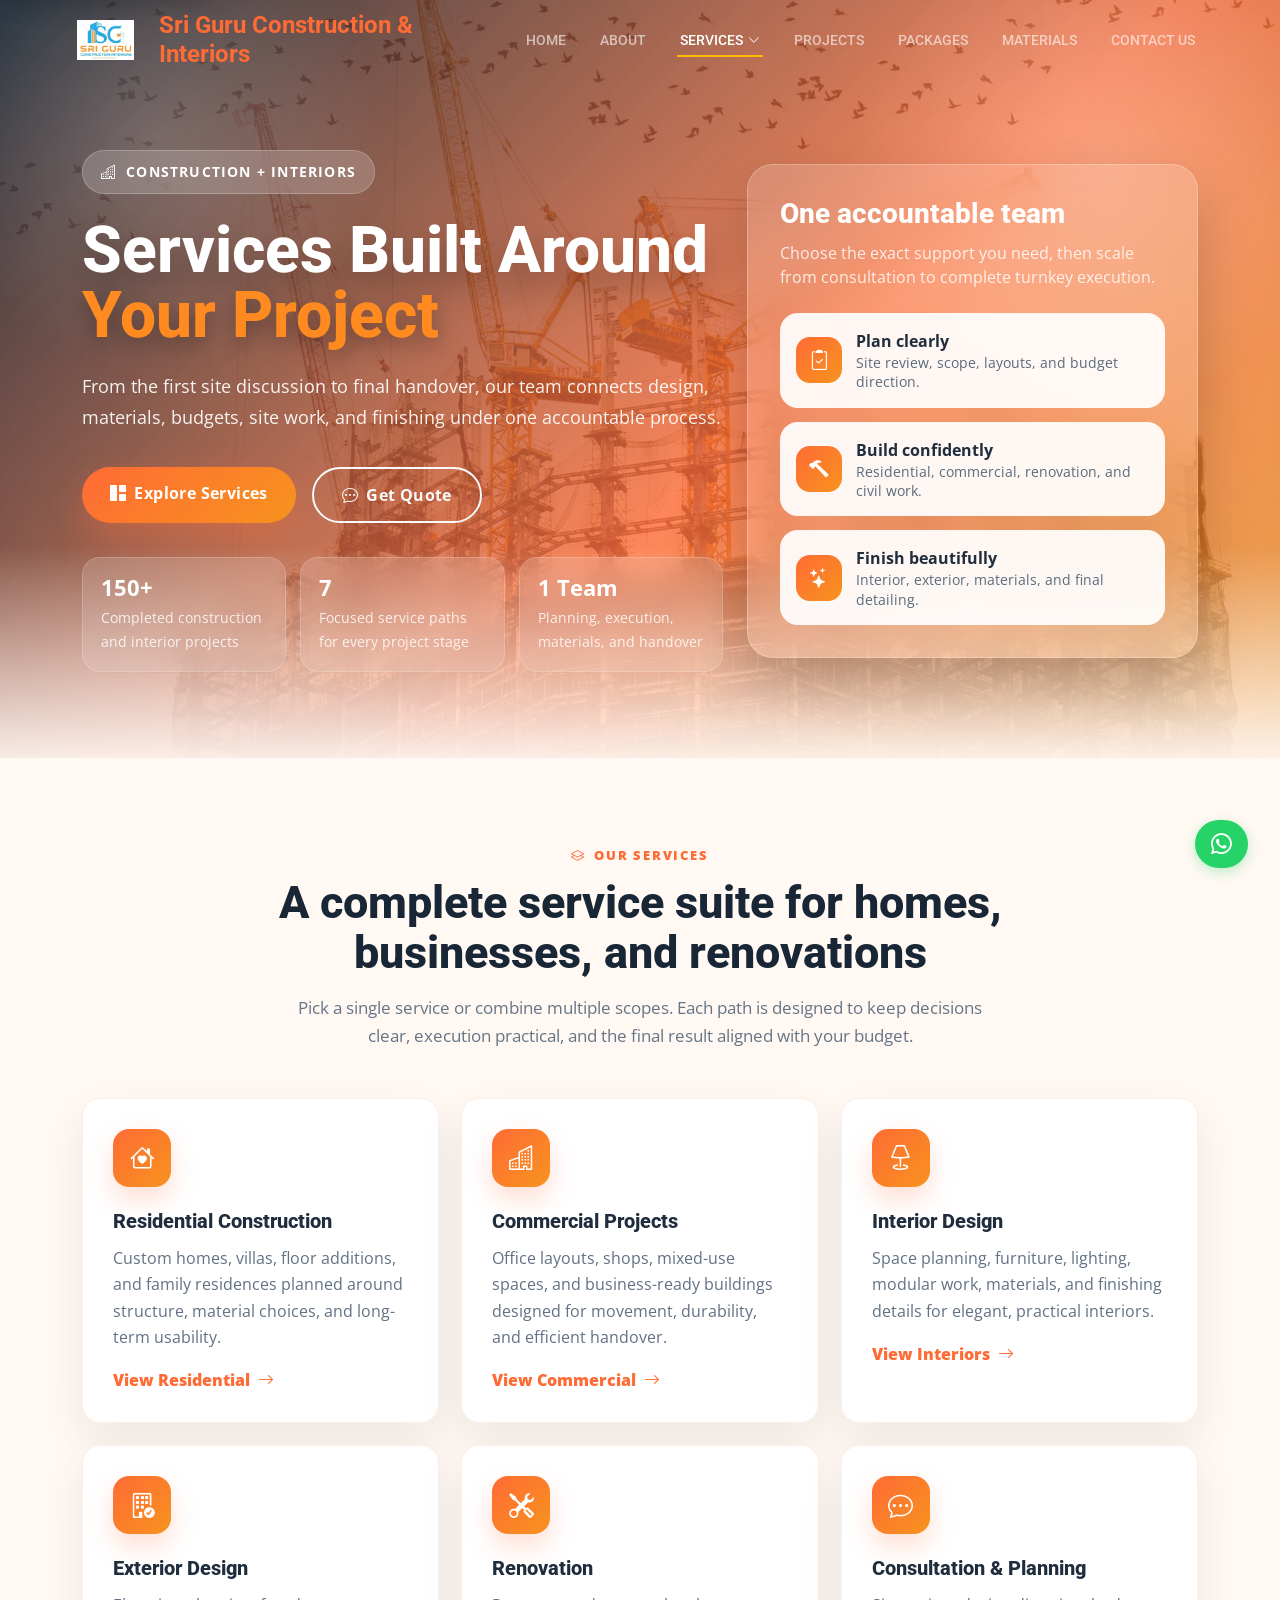
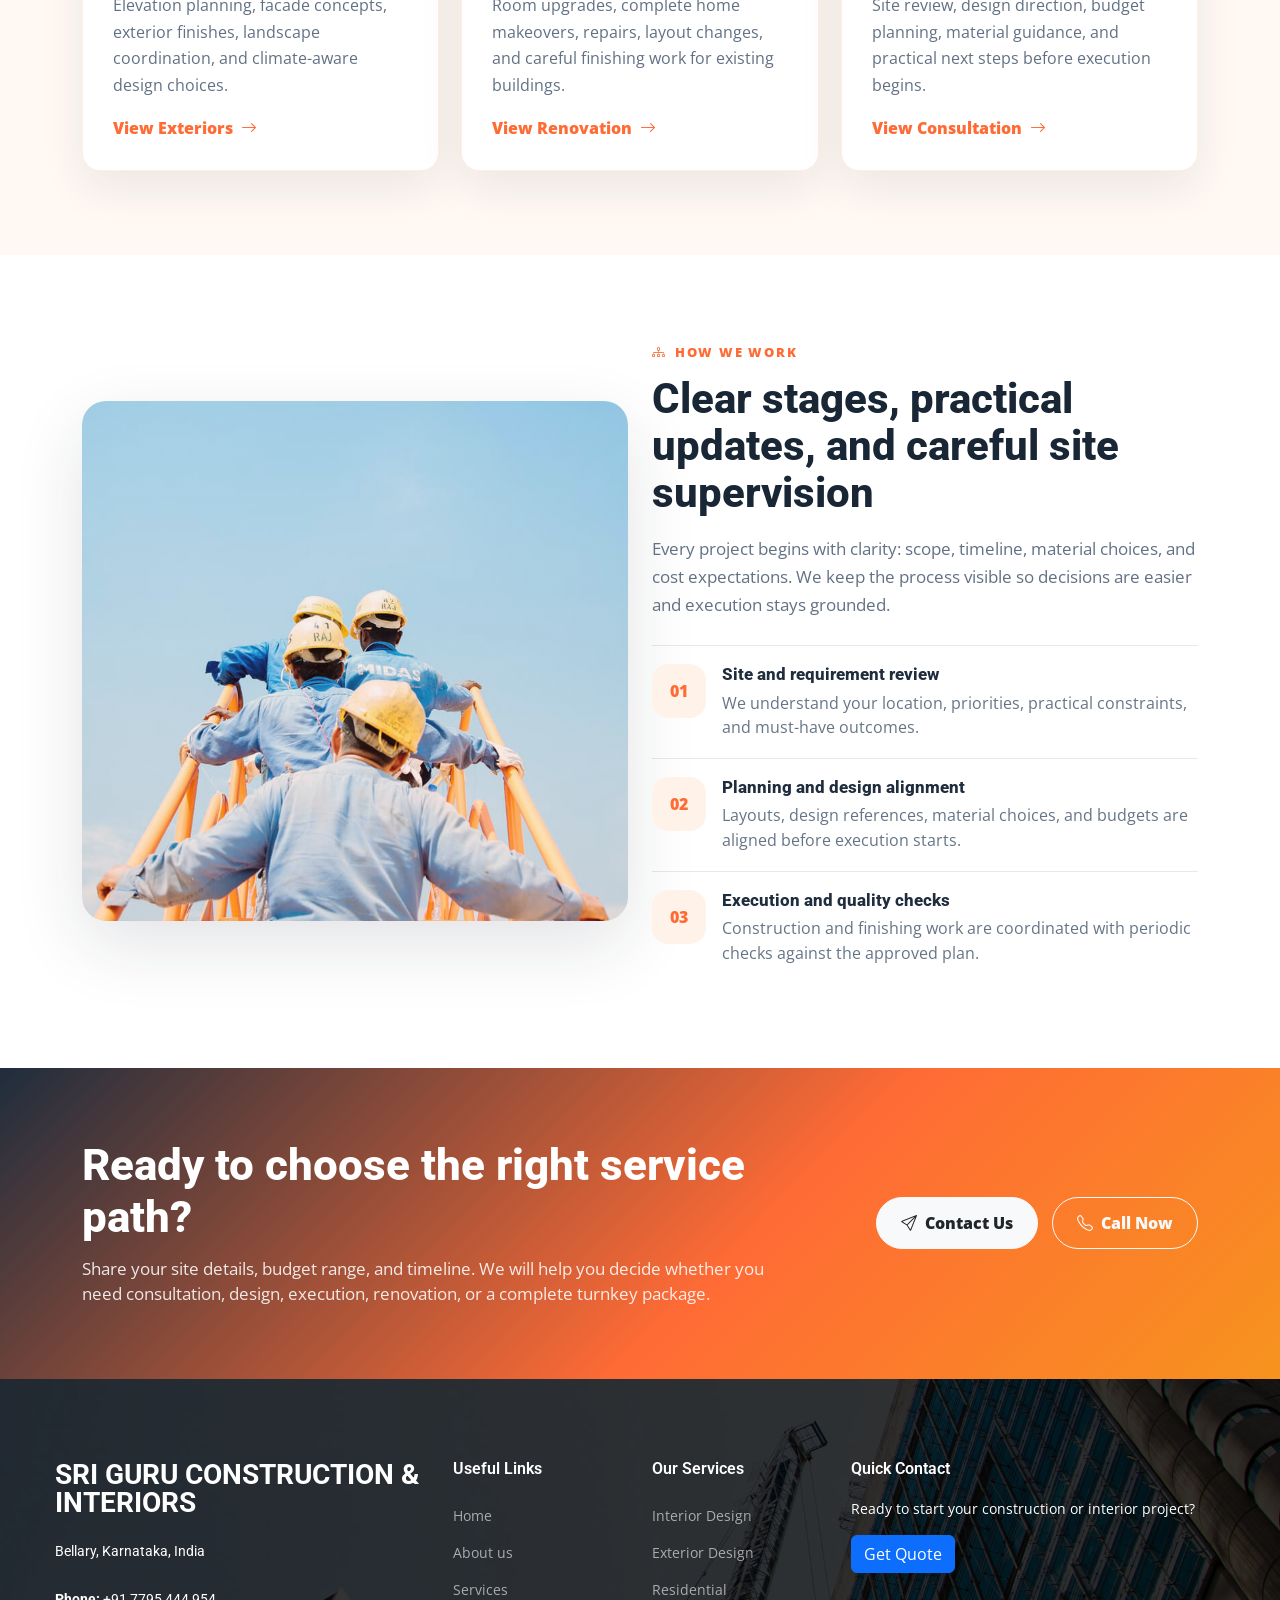
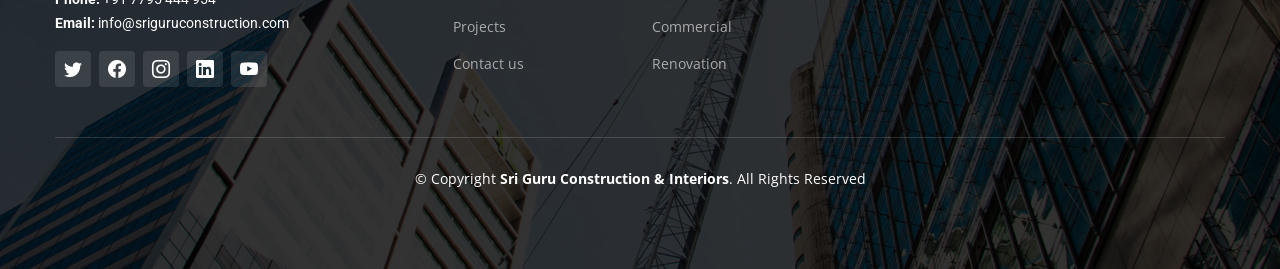
<file: services.html>
<!DOCTYPE html>
<html lang="en">

<head>
  <meta charset="utf-8">
  <meta content="width=device-width, initial-scale=1.0" name="viewport">
  <meta name="robots" content="index, follow">
  <meta name="author" content="Sri Guru Construction &amp; Interiors">
  <meta name="theme-color" content="#ff6b35">
  <meta name="format-detection" content="telephone=yes">
  <title>Construction &amp; Interior Services | Sri Guru Construction &amp; Interiors</title>
  <meta name="description" content="Explore construction, interior design, exterior design, renovation, pre-design, residential, commercial, and consultation services in Bellary.">
  <meta property="og:site_name" content="Sri Guru Construction &amp; Interiors">
  <meta property="og:type" content="website">
  <meta property="og:title" content="Construction &amp; Interior Services | Sri Guru Construction &amp; Interiors">
  <meta property="og:description" content="Explore construction, interior design, exterior design, renovation, pre-design, residential, commercial, and consultation services in Bellary.">
  <meta property="og:image" content="images/new_logo.jpg">
  <meta name="twitter:card" content="summary_large_image">
  <meta name="twitter:title" content="Construction &amp; Interior Services | Sri Guru Construction &amp; Interiors">
  <meta name="twitter:description" content="Explore construction, interior design, exterior design, renovation, pre-design, residential, commercial, and consultation services in Bellary.">
  <meta name="twitter:image" content="images/new_logo.jpg">

  <link href="assets/img/favicon.png?v=2" rel="icon">
  <link href="assets/img/apple-touch-icon.png?v=2" rel="apple-touch-icon">
  <link href="site.webmanifest?v=2" rel="manifest">
  <link rel="canonical" href="https://www.sriguruconstruction.com/services.html">
  <link rel="preload" as="image" href="assets/img/hero-carousel/hero-carousel-1.jpg">
  <link href="assets/vendor/bootstrap/css/bootstrap.min.css" rel="stylesheet">
  <link href="assets/vendor/bootstrap-icons/bootstrap-icons.css" rel="stylesheet">
  <link href="assets/vendor/fontawesome-free/css/all.min.css" rel="stylesheet">
  <link href="assets/vendor/aos/aos.css" rel="stylesheet">
  <link href="assets/vendor/glightbox/css/glightbox.min.css" rel="stylesheet">
  <link href="assets/vendor/swiper/swiper-bundle.min.css" rel="stylesheet">
  <link href="assets/css/main.css" rel="stylesheet">
  <!-- Google Fonts -->
  <link rel="preconnect" href="https://fonts.googleapis.com">
  <link rel="preconnect" href="https://fonts.gstatic.com" crossorigin>
  <link href="https://fonts.googleapis.com/css2?family=Open+Sans:ital,wght@0,300;0,400;0,500;0,600;0,700;1,300;1,400;1,600;1,700&family=Roboto:ital,wght@0,300;0,400;0,500;0,600;0,700;1,300;1,400;1,500;1,600;1,700&family=Work+Sans:ital,wght@0,300;0,400;0,500;0,600;0,700;1,300;1,400;1,500;1,600;1,700&display=swap" rel="stylesheet" media="print" onload="this.media='all'">
  <script type="application/ld+json">
  {
    "@context": "https://schema.org",
    "@type": "LocalBusiness",
    "name": "Sri Guru Construction & Interiors",
    "description": "Construction, interiors, renovation, materials, packages, and consultation services in Bellary, Karnataka.",
    "telephone": "+91 7795 444 954",
    "email": "info@sriguruconstruction.com",
    "address": {
      "@type": "PostalAddress",
      "addressLocality": "Bellary",
      "addressRegion": "Karnataka",
      "addressCountry": "IN"
    },
    "areaServed": "Bellary, Karnataka",
    "priceRange": "$$",
    "sameAs": [
      "https://wa.me/917795444954",
      "https://www.instagram.com/sriguruconstruction_interiors",
      "https://youtube.com/@sriguruconstruction?si=ta1HYgKzeOpx0Ood"
    ],
    "knowsAbout": [
      "Residential construction",
      "Commercial construction",
      "Interior design",
      "Exterior design",
      "Renovation",
      "Construction consultation"
    ]
  }
  </script></head>

<body class="services-overview-page">
  <a class="skip-link" href="#main">Skip to main content</a>
  <header id="header" class="header d-flex align-items-center">
    <div class="container-fluid container-xl d-flex align-items-center justify-content-between">
      <a href="index.html" class="logo d-flex align-items-center">
        <img decoding="async" fetchpriority="high" width="320" height="222" src="images/header-logo.jpg" alt="Sri Guru Construction &amp; Interiors" style="height: 60px; width: auto; margin-right: 15px;">
        <h1 style="color: #FF6B35; font-weight: 700;">Sri Guru Construction &amp; Interiors</h1>
      </a>

      <i class="mobile-nav-toggle mobile-nav-show bi bi-list" role="button" tabindex="0" aria-label="Open navigation menu" aria-controls="navbar" aria-expanded="false"></i>
      <i class="mobile-nav-toggle mobile-nav-hide d-none bi bi-x" role="button" tabindex="0" aria-label="Close navigation menu" aria-controls="navbar" aria-expanded="false"></i>
      <nav id="navbar" class="navbar" aria-label="Primary navigation">
        <ul>
          <li><a href="index.html">Home</a></li>
          <li><a href="about.html">About</a></li>
          <li class="dropdown"><a href="services.html" class="active"><span>Services</span> <i class="bi bi-chevron-down dropdown-indicator"></i></a>
            <ul>
              <li><a class="dropdown-item" href="interior.html"><i class="bi bi-house-door"></i> Interior Design</a></li>
              <li><a class="dropdown-item" href="exterior.html"><i class="bi bi-building"></i> Exterior Design</a></li>
              <li><a class="dropdown-item" href="pre-design.html"><i class="bi bi-pencil-square"></i> Pre Design</a></li>
              <li><a class="dropdown-item" href="residential.html"><i class="bi bi-house-heart"></i> Residential</a></li>
              <li><a class="dropdown-item" href="commercial.html"><i class="bi bi-buildings"></i> Commercial</a></li>
              <li><a class="dropdown-item" href="renovation.html"><i class="bi bi-tools"></i> Renovation</a></li>
              <li><a class="dropdown-item" href="consultation.html"><i class="bi bi-chat-dots"></i> Consultation</a></li>
            </ul>
          </li>
          <li><a href="projects.html">Projects</a></li>
          <li><a href="packages.html">Packages</a></li>
          <li><a href="materials.html">Materials</a></li>
          <li><a href="contact_us.html">Contact Us</a></li>
        </ul>
      </nav>
    </div>
  </header>

  <main id="main">
    <section class="services-overview-hero">
      <div class="container">
        <div class="row align-items-center gy-4">
          <div class="col-lg-7">
            <span class="service-pill" data-aos="fade-up"><i class="bi bi-buildings"></i> Construction + Interiors</span>
            <h1 data-aos="fade-up" data-aos-delay="60">Services Built Around <span>Your Project</span></h1>
            <p class="hero-copy" data-aos="fade-up" data-aos-delay="120">From the first site discussion to final handover, our team connects design, materials, budgets, site work, and finishing under one accountable process.</p>
            <div class="services-hero-actions" data-aos="fade-up" data-aos-delay="180">
              <a href="#services-suite" class="btn btn-primary"><i class="bi bi-grid-1x2-fill me-2"></i>Explore Services</a>
              <a href="contact_us.html" class="btn btn-outline-light"><i class="bi bi-chat-dots me-2"></i>Get Quote</a>
            </div>
            <div class="services-hero-metrics" data-aos="fade-up" data-aos-delay="240">
              <div class="services-hero-metric">
                <strong>150+</strong>
                <span>Completed construction and interior projects</span>
              </div>
              <div class="services-hero-metric">
                <strong>7</strong>
                <span>Focused service paths for every project stage</span>
              </div>
              <div class="services-hero-metric">
                <strong>1 Team</strong>
                <span>Planning, execution, materials, and handover</span>
              </div>
            </div>
          </div>

          <div class="col-lg-5" data-aos="fade-left" data-aos-delay="180">
            <div class="services-hero-panel">
              <h2>One accountable team</h2>
              <p>Choose the exact support you need, then scale from consultation to complete turnkey execution.</p>
              <ul class="hero-panel-list">
                <li>
                  <i class="bi bi-clipboard2-check"></i>
                  <div>
                    <strong>Plan clearly</strong>
                    <span>Site review, scope, layouts, and budget direction.</span>
                  </div>
                </li>
                <li>
                  <i class="bi bi-hammer"></i>
                  <div>
                    <strong>Build confidently</strong>
                    <span>Residential, commercial, renovation, and civil work.</span>
                  </div>
                </li>
                <li>
                  <i class="bi bi-stars"></i>
                  <div>
                    <strong>Finish beautifully</strong>
                    <span>Interior, exterior, materials, and final detailing.</span>
                  </div>
                </li>
              </ul>
            </div>
          </div>
        </div>
      </div>
    </section>

    <section id="services-suite" class="services-suite-section">
      <div class="container">
        <div class="text-center" data-aos="fade-up">
          <span class="section-kicker"><i class="bi bi-layers"></i> Our Services</span>
          <h2 class="section-heading">A complete service suite for homes, businesses, and renovations</h2>
          <p class="section-copy">Pick a single service or combine multiple scopes. Each path is designed to keep decisions clear, execution practical, and the final result aligned with your budget.</p>
        </div>

        <div class="services-suite-grid">
          <article class="service-suite-card" data-aos="fade-up" data-aos-delay="60">
            <div class="service-suite-icon"><i class="bi bi-house-heart"></i></div>
            <h3>Residential Construction</h3>
            <p>Custom homes, villas, floor additions, and family residences planned around structure, material choices, and long-term usability.</p>
            <a href="residential.html">View Residential <i class="bi bi-arrow-right"></i></a>
          </article>

          <article class="service-suite-card" data-aos="fade-up" data-aos-delay="100">
            <div class="service-suite-icon"><i class="bi bi-buildings"></i></div>
            <h3>Commercial Projects</h3>
            <p>Office layouts, shops, mixed-use spaces, and business-ready buildings designed for movement, durability, and efficient handover.</p>
            <a href="commercial.html">View Commercial <i class="bi bi-arrow-right"></i></a>
          </article>

          <article class="service-suite-card" data-aos="fade-up" data-aos-delay="140">
            <div class="service-suite-icon"><i class="bi bi-lamp"></i></div>
            <h3>Interior Design</h3>
            <p>Space planning, furniture, lighting, modular work, materials, and finishing details for elegant, practical interiors.</p>
            <a href="interior.html">View Interiors <i class="bi bi-arrow-right"></i></a>
          </article>

          <article class="service-suite-card" data-aos="fade-up" data-aos-delay="180">
            <div class="service-suite-icon"><i class="bi bi-building-check"></i></div>
            <h3>Exterior Design</h3>
            <p>Elevation planning, facade concepts, exterior finishes, landscape coordination, and climate-aware design choices.</p>
            <a href="exterior.html">View Exteriors <i class="bi bi-arrow-right"></i></a>
          </article>

          <article class="service-suite-card" data-aos="fade-up" data-aos-delay="220">
            <div class="service-suite-icon"><i class="bi bi-tools"></i></div>
            <h3>Renovation</h3>
            <p>Room upgrades, complete home makeovers, repairs, layout changes, and careful finishing work for existing buildings.</p>
            <a href="renovation.html">View Renovation <i class="bi bi-arrow-right"></i></a>
          </article>

          <article class="service-suite-card" data-aos="fade-up" data-aos-delay="260">
            <div class="service-suite-icon"><i class="bi bi-chat-dots"></i></div>
            <h3>Consultation & Planning</h3>
            <p>Site review, design direction, budget planning, material guidance, and practical next steps before execution begins.</p>
            <a href="consultation.html">View Consultation <i class="bi bi-arrow-right"></i></a>
          </article>
        </div>
      </div>
    </section>

    <section class="service-path-section">
      <div class="container">
        <div class="row align-items-center gy-5">
          <div class="col-lg-6" data-aos="zoom-in">
            <div class="service-path-image" role="img" aria-label="Construction service planning and execution"></div>
          </div>
          <div class="col-lg-6" data-aos="fade-left">
            <div class="service-path-content">
              <span class="section-kicker"><i class="bi bi-diagram-3"></i> How We Work</span>
              <h2>Clear stages, practical updates, and careful site supervision</h2>
              <p>Every project begins with clarity: scope, timeline, material choices, and cost expectations. We keep the process visible so decisions are easier and execution stays grounded.</p>

              <div class="service-step">
                <span>01</span>
                <div>
                  <h3>Site and requirement review</h3>
                  <p>We understand your location, priorities, practical constraints, and must-have outcomes.</p>
                </div>
              </div>

              <div class="service-step">
                <span>02</span>
                <div>
                  <h3>Planning and design alignment</h3>
                  <p>Layouts, design references, material choices, and budgets are aligned before execution starts.</p>
                </div>
              </div>

              <div class="service-step">
                <span>03</span>
                <div>
                  <h3>Execution and quality checks</h3>
                  <p>Construction and finishing work are coordinated with periodic checks against the approved plan.</p>
                </div>
              </div>
            </div>
          </div>
        </div>
      </div>
    </section>

    <section class="services-cta-band">
      <div class="container">
        <div class="row align-items-center gy-4">
          <div class="col-lg-8" data-aos="fade-up">
            <h2>Ready to choose the right service path?</h2>
            <p>Share your site details, budget range, and timeline. We will help you decide whether you need consultation, design, execution, renovation, or a complete turnkey package.</p>
          </div>
          <div class="col-lg-4" data-aos="fade-up" data-aos-delay="100">
            <div class="services-cta-actions">
              <a href="contact_us.html" class="btn btn-light text-dark"><i class="bi bi-send me-2"></i>Contact Us</a>
              <a href="tel:+917795444954" class="btn btn-outline-light"><i class="bi bi-telephone me-2"></i>Call Now</a>
            </div>
          </div>
        </div>
      </div>
    </section>
  </main>

  <footer id="footer" class="footer">
    <div class="footer-content position-relative">
      <div class="container">
        <div class="row">
          <div class="col-lg-4 col-md-6">
            <div class="footer-info">
              <h3>Sri Guru Construction &amp; Interiors</h3>
              <p>Bellary, Karnataka, India<br><br><strong>Phone:</strong> +91 7795 444 954<br><strong>Email:</strong> info@sriguruconstruction.com<br></p>
              <div class="social-links d-flex mt-3">
                <a href="https://x.com/SRIGURUBALLARI?t=zPbH2nMmY1L3iWlRigHGrg&s=09" class="d-flex align-items-center justify-content-center" target="_blank" rel="noopener noreferrer" aria-label="Twitter"><i class="bi bi-twitter"></i></a>
                <a href="https://www.facebook.com/share/1G8xmAV1fe/" class="d-flex align-items-center justify-content-center" target="_blank" rel="noopener noreferrer" aria-label="Facebook"><i class="bi bi-facebook"></i></a>
                <a href="https://www.instagram.com/sriguruconstruction_interiors?utm_source=qr&igsh=MXUxeXFtY3U4a3g5aw==" class="d-flex align-items-center justify-content-center" target="_blank" rel="noopener noreferrer" aria-label="Instagram"><i class="bi bi-instagram"></i></a>
                <a href="https://www.linkedin.com/posts/sri-guru-construction-interiors_construction-interiors-ballari-activity-7369368902499254273-5vkv?utm_source=share&utm_medium=member_android&rcm=ACoAAC0hD0YBMrR6lHUBa6DHuTX8ilPDUBI9nIo" class="d-flex align-items-center justify-content-center" target="_blank" rel="noopener noreferrer" aria-label="LinkedIn"><i class="bi bi-linkedin"></i></a>
                <a href="https://youtube.com/@sriguruconstruction?si=ta1HYgKzeOpx0Ood" class="d-flex align-items-center justify-content-center" target="_blank" rel="noopener noreferrer" aria-label="YouTube"><i class="bi bi-youtube"></i></a>
              </div>
            </div>
          </div>

          <div class="col-lg-2 col-md-3 footer-links">
            <h4>Useful Links</h4>
            <ul>
              <li><a href="index.html">Home</a></li>
              <li><a href="about.html">About us</a></li>
              <li><a href="services.html">Services</a></li>
              <li><a href="projects.html">Projects</a></li>
              <li><a href="contact_us.html">Contact us</a></li>
            </ul>
          </div>

          <div class="col-lg-2 col-md-3 footer-links">
            <h4>Our Services</h4>
            <ul>
              <li><a href="interior.html">Interior Design</a></li>
              <li><a href="exterior.html">Exterior Design</a></li>
              <li><a href="residential.html">Residential</a></li>
              <li><a href="commercial.html">Commercial</a></li>
              <li><a href="renovation.html">Renovation</a></li>
            </ul>
          </div>

          <div class="col-lg-4 col-md-6">
            <h4>Quick Contact</h4>
            <p>Ready to start your construction or interior project?</p>
            <a href="contact_us.html" class="btn btn-primary">Get Quote</a>
          </div>
        </div>
      </div>
    </div>

    <div class="footer-legal text-center position-relative">
      <div class="container">
        <div class="copyright">&copy; Copyright <strong><span>Sri Guru Construction &amp; Interiors</span></strong>. All Rights Reserved</div>
      </div>
    </div>
  </footer>
  <a href="https://wa.me/917795444954?text=Hi! I am interested in your construction and interior design services." class="whatsapp" target="_blank" rel="noopener noreferrer" aria-label="Chat with Sri Guru Construction &amp; Interiors on WhatsApp">
    <i class="fab fa-whatsapp"></i>
  </a>
  <script src="assets/vendor/bootstrap/js/bootstrap.bundle.min.js"></script>
  <script src="assets/vendor/aos/aos.js"></script>
  <script src="assets/vendor/glightbox/js/glightbox.min.js"></script>
  <script src="assets/vendor/isotope-layout/isotope.pkgd.min.js"></script>
  <script src="assets/vendor/swiper/swiper-bundle.min.js"></script>
  <script src="assets/vendor/purecounter/purecounter_vanilla.js"></script>
  <script src="assets/js/main.js"></script>
</body>

</html>
</file>
<file: assets/css/main.css>
/**
* Template Name: Sri Guru Constructions
* Template URL: https://bootstrapmade.com/upconstruction-bootstrap-construction-website-template/
* Author: BootstrapMade.com
* License: https://bootstrapmade.com/license/
*/

/*--------------------------------------------------------------
# Set main reusable colors and fonts using CSS variables
# Learn more about CSS variables at https://developer.mozilla.org/en-US/docs/Web/CSS/Using_CSS_custom_properties
--------------------------------------------------------------*/
/* Fonts */
:root {
  --font-default: "Open Sans", system-ui, -apple-system, "Segoe UI", Roboto, "Helvetica Neue", Arial, "Noto Sans", "Liberation Sans", sans-serif, "Apple Color Emoji", "Segoe UI Emoji", "Segoe UI Symbol", "Noto Color Emoji";
  --font-primary: "Roboto", sans-serif;
  --font-secondary: "Work Sans", sans-serif;
}

/* Colors */
:root {
  --color-default: #364d59;
  --color-primary: #feb900;
  --color-secondary: #52565e;
}

/* Smooth scroll behavior */
:root {
  scroll-behavior: smooth;
}

/*--------------------------------------------------------------
# General
--------------------------------------------------------------*/
html {
  height: 100%;
}

body {
  font-family: var(--font-default);
  color: var(--color-default);
  overflow-x: hidden;
  min-height: 100vh;
  display: flex;
  flex-direction: column;
}

.skip-link {
  position: fixed;
  top: 12px;
  left: 12px;
  z-index: 1000000;
  transform: translateY(-140%);
  background: #ffffff;
  color: #1a252f;
  padding: 10px 16px;
  border-radius: 6px;
  box-shadow: 0 8px 24px rgba(0, 0, 0, 0.2);
  font-weight: 700;
  transition: transform 0.2s ease;
}

.skip-link:focus {
  transform: translateY(0);
  color: #1a252f;
  outline: 3px solid #ff6b35;
  outline-offset: 3px;
}

a:focus-visible,
button:focus-visible,
input:focus-visible,
select:focus-visible,
textarea:focus-visible,
[role="button"]:focus-visible {
  outline: 3px solid #ff6b35;
  outline-offset: 3px;
}

@media (prefers-reduced-motion: reduce) {
  *,
  *::before,
  *::after {
    animation-duration: 0.01ms !important;
    animation-iteration-count: 1 !important;
    scroll-behavior: auto !important;
    transition-duration: 0.01ms !important;
  }
}

/* Ensure mobile viewport doesn't allow horizontal scrolling */
html, body {
  max-width: 100%;
  overflow-x: hidden;
}

/* Main content should grow to push footer down */
main {
  flex: 1;
}

/* Mobile container adjustments */
@media (max-width: 768px) {
  .container-fluid, .container-xl {
    padding-left: 15px !important;
    padding-right: 15px !important;
  }
}

@media (max-width: 480px) {
  .container-fluid, .container-xl {
    padding-left: 10px !important;
    padding-right: 10px !important;
  }
}

a {
  color: var(--color-primary);
  text-decoration: none;
}

a:hover {
  color: #ffc732;
  text-decoration: none;
}

h1,
h2,
h3,
h4,
h5,
h6 {
  font-family: var(--font-primary);
}

/*--------------------------------------------------------------
# Sections & Section Header
--------------------------------------------------------------*/
section {
  padding: 80px 0;
  overflow: hidden;
}

.section-bg {
  background-color: #f5f6f7;
}

.section-header {
  text-align: center;
  padding-bottom: 70px;
}

.section-header h2 {
  font-size: 32px;
  font-weight: 700;
  position: relative;
  color: #2e3135;
}

.section-header h2:before,
.section-header h2:after {
  content: "";
  width: 50px;
  height: 2px;
  background: var(--color-primary);
  display: inline-block;
}

.section-header h2:before {
  margin: 0 15px 10px 0;
}

.section-header h2:after {
  margin: 0 0 10px 15px;
}

.section-header p {
  margin: 0 auto 0 auto;
}

@media (min-width: 1199px) {
  .section-header p {
    max-width: 60%;
  }
}

/*--------------------------------------------------------------
# Breadcrumbs
--------------------------------------------------------------*/
.breadcrumbs {
  padding: 140px 0 60px 0;
  min-height: 30vh;
  position: relative;
  background-size: cover;
  background-position: center;
  background-repeat: no-repeat;
}

.breadcrumbs:before {
  content: "";
  background-color: rgba(0, 0, 0, 0.6);
  position: absolute;
  inset: 0;
}

.breadcrumbs h2 {
  font-size: 56px;
  font-weight: 500;
  color: #fff;
  font-family: var(--font-secondary);
}

.breadcrumbs ol {
  display: flex;
  flex-wrap: wrap;
  list-style: none;
  padding: 0 0 10px 0;
  margin: 0;
  font-size: 16px;
  font-weight: 600;
  color: var(--color-primary);
}

.breadcrumbs ol a {
  color: rgba(255, 255, 255, 0.8);
  transition: 0.3s;
}

.breadcrumbs ol a:hover {
  text-decoration: underline;
}

.breadcrumbs ol li+li {
  padding-left: 10px;
}

.breadcrumbs ol li+li::before {
  display: inline-block;
  padding-right: 10px;
  color: #fff;
  content: "/";
}

/* Responsive Breadcrumbs */
@media (max-width: 768px) {
  .breadcrumbs {
    padding: 120px 0 40px 0;
    min-height: 20vh;
  }
  
  .breadcrumbs h2 {
    font-size: 32px;
  }
  
  .breadcrumbs ol {
    font-size: 14px;
  }
}

@media (max-width: 480px) {
  .breadcrumbs {
    padding: 100px 0 30px 0;
    min-height: 18vh;
  }
  
  .breadcrumbs h2 {
    font-size: 24px;
  }
  
  .breadcrumbs ol {
    font-size: 12px;
  }
}

/*--------------------------------------------------------------
# Scroll top button
--------------------------------------------------------------*/
.scroll-top {
  position: fixed;
  visibility: hidden;
  opacity: 0;
  right: 15px;
  bottom: 15px;
  z-index: 99999;
  background: var(--color-primary);
  width: 40px;
  height: 40px;
  border-radius: 4px;
  transition: all 0.4s;
}

.scroll-top i {
  font-size: 24px;
  color: var(--color-secondary);
  line-height: 0;
}

.scroll-top:hover {
  background: #ffc732;
  color: #fff;
}

.scroll-top.active {
  visibility: visible;
  opacity: 1;
}

/*--------------------------------------------------------------
# Disable aos animation delay on mobile devices
--------------------------------------------------------------*/
@media screen and (max-width: 768px) {
  [data-aos-delay] {
    transition-delay: 0 !important;
  }
}

/*--------------------------------------------------------------
# Header
--------------------------------------------------------------*/
.header {
  position: fixed;
  top: 0;
  left: 0;
  right: 0;
  z-index: 9999;
  transition: background-color 0.3s ease-in-out;
  background-size: cover;
  background-position: center;
  height: 80px;
}

/* Desktop only - allow dropdown overflow */
@media (min-width: 1280px) {
  .header {
    overflow: visible !important;
  }

  .header .container-fluid,
  .header .container-xl {
    position: static;
    overflow: visible !important;
  }

  .navbar {
    position: static;
    overflow: visible !important;
  }
}

/* Service detail pages use a light header to stay visible over bright hero images */
body.service-page .header,
body.service-page .header.scrolled {
  background: rgba(255, 255, 255, 0.98) !important;
  box-shadow: 0 2px 18px rgba(0, 0, 0, 0.12);
  backdrop-filter: blur(20px);
}

body.service-page .header .logo h1 {
  color: #2c3e50 !important;
}

body.service-page .header .logo h1 span {
  color: #ff6b35 !important;
}

body.service-page .header .logo img {
  box-shadow: none;
  max-height: 50px !important;
  width: auto !important;
  margin-left: 0 !important;
  height: auto !important;
}

body.service-page .navbar a,
body.service-page .navbar a:focus {
  color: #2c3e50 !important;
}

body.service-page .navbar li:hover > a,
body.service-page .navbar a:hover,
body.service-page .navbar .active,
body.service-page .navbar .active:focus {
  color: #ff6b35 !important;
}

@media (max-width: 768px) {
  body.service-page .header .logo h1 {
    font-size: 16px !important;
  }

  body.service-page .header .logo img {
    max-height: 40px !important;
  }
}

/*--------------------------------------------------------------
# Mobile Header Styles
--------------------------------------------------------------*/
@media (max-width: 1279px) {
  .header {
    height: 70px;
    background: rgba(255, 255, 255, 0.98) !important;
    backdrop-filter: blur(20px);
    -webkit-backdrop-filter: blur(20px);
    box-shadow: 0 2px 15px rgba(0, 0, 0, 0.1);
  }
  
  .header .container-fluid {
    height: 100%;
    display: flex;
    align-items: center;
    justify-content: space-between;
  }
  
  .header .logo {
    display: flex;
    align-items: center;
    gap: 10px;
    max-width: 70%;
  }
  
  .header .logo h1 {
    color: #2c3e50 !important;
    font-size: 14px;
    line-height: 1.2;
    font-weight: 700;
    margin: 0;
    white-space: nowrap;
    overflow: hidden;
    text-overflow: ellipsis;
  }
  
  .header .logo h1 br {
    display: none;
  }
  
  .header .logo h1 span {
    color: var(--color-primary) !important;
  }
  
  .header .logo img {
    max-height: 40px;
    width: auto;
    border-radius: 6px;
    flex-shrink: 0;
  }
  
  main {
    padding-top: 70px;
  }
  
  .breadcrumbs {
    margin-top: 0;
    padding-top: 90px !important;
  }
}

@media (max-width: 480px) {
  .header {
    height: 60px;
  }
  
  .header .logo h1 {
    font-size: 12px;
  }
  
  .header .logo img {
    max-height: 32px;
  }
  
  main {
    padding-top: 60px;
  }
}

.header.scrolled {
  background-color: rgba(255, 255, 255, 0.98) !important;
  box-shadow: 0 2px 15px rgba(0, 0, 0, 0.1);
  backdrop-filter: blur(20px);
}

.main {
  padding-top: 80px;
}

/* Breadcrumbs positioning */
.breadcrumbs {
  margin-top: -80px;
  z-index: 1;
  position: relative;
}

.breadcrumbs h2,
.breadcrumbs ol {
  position: relative;
  z-index: 2;
}

.header.scrolled .logo h1,
.header.scrolled .logo h1 span,
.header.scrolled .navbar a,
.header.scrolled .navbar a:hover {
  color: #333 !important;
}

.header .logo img {
  max-height: 40px;
  margin-right: 6px;
}

.header .logo h1 {
  font-size: 24px;
  font-weight: 700;
  color: #fff;
  margin-bottom: 0;
  font-family: var(--font-primary);
}

.header .logo h1 span {
  color: var(--color-primary);
}

/*--------------------------------------------------------------
# Desktop Navigation
--------------------------------------------------------------*/
@media (min-width: 1280px) {
  .navbar {
    padding: 0;
  }

  .navbar ul {
    margin: 0;
    padding: 0;
    display: flex;
    list-style: none;
    align-items: center;
  }

  .navbar li {
    position: relative;
  }

  .navbar>ul>li {
    white-space: nowrap;
    padding: 10px 0 10px 28px;
  }

  .navbar a,
  .navbar a:focus {
    display: flex;
    align-items: center;
    justify-content: space-between;
    padding: 0 3px;
    font-family: var(--font-primary);
    font-size: 14px;
    font-weight: 500;
    color: rgba(255, 255, 255, 0.6);
    text-transform: uppercase;
    white-space: nowrap;
    transition: 0.3s;
    position: relative;
  }

  .navbar a i,
  .navbar a:focus i {
    font-size: 12px;
    line-height: 0;
    margin-left: 5px;
  }

  .navbar>ul>li>a:before {
    content: "";
    position: absolute;
    width: 100%;
    height: 2px;
    bottom: -6px;
    left: 0;
    background-color: var(--color-primary);
    visibility: hidden;
    width: 0px;
    transition: all 0.3s ease-in-out 0s;
  }

  .navbar a:hover:before,
  .navbar li:hover>a:before,
  .navbar .active:before {
    visibility: visible;
    width: 100%;
  }

  .navbar a:hover,
  .navbar .active,
  .navbar .active:focus,
  .navbar li:hover>a {
    color: #fff;
  }

  .navbar .dropdown ul {
    display: block;
    position: absolute;
    left: 28px;
    top: calc(100% + 20px);
    margin: 0;
    padding: 20px 0;
    z-index: 99999;
    opacity: 0;
    visibility: hidden;
    background: #ffffff !important;
    border: 2px solid var(--color-primary) !important;
    border-radius: 15px;
    box-shadow: 0 15px 35px rgba(0, 0, 0, 0.2), 0 5px 15px rgba(0, 0, 0, 0.1) !important;
    transition: all 0.4s cubic-bezier(0.68, -0.55, 0.265, 1.55);
    transform: translateY(-10px);
    backdrop-filter: none !important;
    min-width: 280px;
  }

  .navbar .dropdown ul::before {
    content: '';
    position: absolute;
    top: -8px;
    left: 30px;
    width: 16px;
    height: 16px;
    background: #ffffff !important;
    border: 2px solid var(--color-primary) !important;
    border-bottom: none !important;
    border-right: none !important;
    transform: rotate(45deg);
    border-radius: 2px;
    z-index: 1;
  }

  .navbar .dropdown ul li {
    min-width: 240px;
    margin: 0 10px;
    border-radius: 10px;
    transition: all 0.3s ease;
    position: relative;
    overflow: hidden;
  }

  .navbar .dropdown ul li::before {
    content: '';
    position: absolute;
    top: 0;
    left: -100%;
    width: 100%;
    height: 100%;
    background: linear-gradient(90deg, transparent, rgba(255, 204, 0, 0.1), transparent);
    transition: left 0.5s ease;
  }

  .navbar .dropdown ul li:hover::before {
    left: 100%;
  }

  .navbar .dropdown ul a,
  .navbar .dropdown ul .dropdown-item {
    padding: 15px 25px;
    font-size: 15px;
    text-transform: none;
    color: #333333 !important;
    font-weight: 500;
    display: flex;
    align-items: center;
    border-radius: 8px;
    margin: 2px 8px;
    transition: all 0.3s ease;
    position: relative;
    text-decoration: none;
    letter-spacing: 0.5px;
    background: transparent !important;
    border-bottom: 1px solid rgba(254, 185, 0, 0.1) !important;
  }

  .navbar .dropdown ul a::before {
    content: '\25B6';
    font-size: 8px;
    color: var(--color-primary);
    margin-right: 12px;
    transition: all 0.3s ease;
    opacity: 0;
    transform: translateX(-10px);
  }

  .navbar .dropdown ul a:hover::before {
    opacity: 1;
    transform: translateX(0);
  }

  .navbar .dropdown ul a i,
  .navbar .dropdown ul .dropdown-item i {
    font-size: 16px;
    margin-right: 12px;
    color: var(--color-primary) !important;
    transition: all 0.3s ease;
  }

  .navbar .dropdown ul a {
    padding: 10px 20px;
    font-size: 15px;
    text-transform: none;
    color: var(--color-default);
    font-weight: 400;
  }

  .navbar .dropdown ul a i {
    font-size: 12px;
  }

  .navbar .dropdown ul a:hover,
  .navbar .dropdown ul .dropdown-item:hover,
  .navbar .dropdown ul .active:hover,
  .navbar .dropdown ul li:hover>a,
  .navbar .dropdown ul li:hover>.dropdown-item {
    color: #ffffff !important;
    background: linear-gradient(135deg, var(--color-primary) 0%, #ffb300 100%) !important;
    transform: translateX(5px) !important;
    box-shadow: 0 8px 25px rgba(255, 185, 0, 0.3) !important;
  }

  .navbar .dropdown ul a:hover i,
  .navbar .dropdown ul .dropdown-item:hover i {
    color: #ffffff !important;
    transform: scale(1.2) !important;
  }

  .navbar .dropdown:hover>ul {
    opacity: 1 !important;
    top: 100% !important;
    visibility: visible !important;
    transform: translateY(0) !important;
  }

  .navbar .dropdown .dropdown ul {
    top: 0;
    left: calc(100% - 30px);
    visibility: hidden;
  }

  .navbar .dropdown .dropdown:hover>ul {
    opacity: 1;
    top: 0;
    left: 100%;
    visibility: visible;
  }
}

@media (min-width: 1280px) and (max-width: 1366px) {
  .navbar .dropdown .dropdown ul {
    left: -90%;
  }

  .navbar .dropdown .dropdown:hover>ul {
    left: -100%;
  }
}

@media (min-width: 1280px) {

  .mobile-nav-show,
  .mobile-nav-hide {
    display: none;
  }
  
  /* FORCE DESKTOP DROPDOWN TO WORK */
  .navbar .dropdown:hover ul {
    opacity: 1 !important;
    visibility: visible !important;
    transform: translateY(0) !important;
    top: 100% !important;
    display: block !important;
    position: absolute !important;
    background: #ffffff !important;
    border: 2px solid #feb900 !important;
    box-shadow: 0 10px 30px rgba(0, 0, 0, 0.3) !important;
    z-index: 999999 !important;
  }
  
  /* Make dropdown items more visible */
  .navbar .dropdown ul li a,
  .navbar .dropdown ul li .dropdown-item {
    color: #333333 !important;
    background: #ffffff !important;
    padding: 12px 20px !important;
    border-bottom: 1px solid #f0f0f0 !important;
    display: flex !important;
    align-items: center !important;
    text-decoration: none !important;
  }
  
  .navbar .dropdown ul li a:hover,
  .navbar .dropdown ul li .dropdown-item:hover {
    background: #feb900 !important;
    color: #ffffff !important;
  }
  
  .navbar .dropdown ul li a i,
  .navbar .dropdown ul li .dropdown-item i {
    margin-right: 8px !important;
    color: #feb900 !important;
  }
  
  .navbar .dropdown ul li a:hover i,
  .navbar .dropdown ul li .dropdown-item:hover i {
    color: #ffffff !important;
  }
}

/*--------------------------------------------------------------
# Mobile Navigation - Clean Rewrite
--------------------------------------------------------------*/
@media (max-width: 1279px) {
  /* Mobile Navigation Toggle Buttons */
  .mobile-nav-toggle {
    display: flex;
    align-items: center;
    justify-content: center;
    width: 44px;
    height: 44px;
    font-size: 26px;
    color: #2c3e50;
    background: rgba(255, 255, 255, 0.95);
    border: none;
    border-radius: 8px;
    cursor: pointer;
    transition: all 0.3s ease;
    z-index: 9998;
    box-shadow: 0 2px 10px rgba(0, 0, 0, 0.1);
    position: relative;
  }

  .mobile-nav-toggle:hover {
    color: var(--color-primary);
    background: #ffffff;
    transform: scale(1.05);
  }

  .mobile-nav-show {
    position: relative;
  }

  .mobile-nav-hide {
    position: fixed;
    top: 15px;
    right: clamp(15px, calc(100vw - 382px), 96px);
    z-index: 100007;
    color: #ffffff;
    background: linear-gradient(135deg, var(--color-primary), #ffc732);
    box-shadow: 0 4px 15px rgba(254, 185, 0, 0.4);
  }

  .mobile-nav-hide:hover {
    background: linear-gradient(135deg, #ffc732, var(--color-primary));
    transform: scale(1.1);
  }

  /* Hide navbar by default on mobile */
  .navbar {
    position: fixed !important;
    top: 0 !important;
    right: -100% !important;
    width: 100% !important;
    max-width: 320px !important;
    height: 100vh !important;
    background: #fff !important;
    background-color: #fff !important;
    box-shadow: -5px 0 25px rgba(0, 0, 0, 0.2);
    transition: right 0.35s cubic-bezier(0.4, 0, 0.2, 1);
    z-index: 100006 !important;
    overflow: hidden !important;
    pointer-events: auto !important;
    backdrop-filter: none !important;
    -webkit-backdrop-filter: none !important;
    opacity: 1 !important;
  }

  .navbar > ul {
    display: block !important;
    list-style: none !important;
    padding: 80px 0 30px 0 !important;
    margin: 0 !important;
    height: 100% !important;
    overflow-y: auto !important;
    overflow-x: hidden !important;
    pointer-events: auto !important;
    background: #fff !important;
    background-color: #fff !important;
  }

  .navbar > ul > li {
    display: block !important;
    pointer-events: auto !important;
    border-bottom: 1px solid rgba(0, 0, 0, 0.06);
  }

  .navbar ul::-webkit-scrollbar {
    width: 4px;
  }

  .navbar ul::-webkit-scrollbar-track {
    background: #f1f1f1;
  }

  .navbar ul::-webkit-scrollbar-thumb {
    background: var(--color-primary);
    border-radius: 4px;
  }

  /* Mobile Nav Links - Enhanced Visibility & Clickability */
  .navbar a,
  .navbar a:focus {
    display: flex !important;
    align-items: center;
    justify-content: space-between;
    padding: 16px 24px;
    font-family: var(--font-primary);
    font-size: 16px !important;
    font-weight: 600 !important;
    color: #1a252f !important;
    text-decoration: none !important;
    transition: all 0.25s ease;
    border-left: 3px solid transparent;
    cursor: pointer !important;
    pointer-events: auto !important;
    opacity: 1 !important;
    visibility: visible !important;
  }

  .navbar a i {
    font-size: 12px;
    color: #555 !important;
    transition: transform 0.25s ease;
  }

  .navbar a:hover,
  .navbar .active,
  .navbar li:hover > a {
    color: var(--color-primary) !important;
    background: rgba(254, 185, 0, 0.15) !important;
    border-left-color: var(--color-primary);
  }

  .navbar a:hover i {
    color: var(--color-primary) !important;
  }

  /* Mobile Dropdown */
  .navbar .dropdown ul {
    position: static !important;
    display: none;
    padding: 0;
    margin: 0;
    background: #ffffff !important;
    border-left: 3px solid var(--color-primary);
    margin-left: 20px;
    opacity: 1 !important;
    visibility: visible !important;
    z-index: 99999 !important;
  }

  .navbar .dropdown ul li {
    border-bottom: 1px solid rgba(0, 0, 0, 0.06);
  }

  .navbar .dropdown ul li:last-child {
    border-bottom: none;
  }

  .navbar .dropdown ul a {
    display: flex !important;
    align-items: center !important;
    justify-content: flex-start !important;
    padding: 14px 20px 14px 24px;
    font-size: 15px !important;
    font-weight: 500 !important;
    color: #2c3e50 !important;
    border-left: none;
    cursor: pointer !important;
    pointer-events: auto !important;
  }

  .navbar .dropdown ul a i {
    font-size: 16px;
    margin-right: 10px;
    color: var(--color-primary) !important;
    flex-shrink: 0;
  }

  .navbar .dropdown ul a:hover {
    color: var(--color-primary) !important;
    background: rgba(254, 185, 0, 0.18) !important;
    padding-left: 28px;
  }

  .navbar .dropdown ul a:hover i {
    color: var(--color-primary) !important;
  }

  /* Dropdown Active State */
  .navbar .dropdown.dropdown-active > ul {
    display: block;
  }

  .navbar .dropdown.dropdown-active > a .dropdown-indicator {
    transform: rotate(180deg);
  }

  /* Body state when mobile nav is active */
  .mobile-nav-active {
    overflow: hidden;
  }

  .mobile-nav-active .navbar {
    right: 0;
    pointer-events: auto !important;
    z-index: 100006 !important;
    background: #fff !important;
    background-color: #fff !important;
  }

  /* Overlay when menu is open - behind navbar - clicks close the menu */
  .mobile-nav-active::before {
    content: '';
    position: fixed;
    top: 0;
    left: 0;
    right: 0;
    bottom: 0;
    background: rgba(0, 0, 0, 0.5);
    z-index: 10000;
    animation: fadeIn 0.3s ease;
    pointer-events: none;
  }

  @keyframes fadeIn {
    from { opacity: 0; }
    to { opacity: 1; }
  }
}

/* Smaller Mobile Devices */
@media (max-width: 480px) {
  .mobile-nav-toggle {
    width: 40px;
    height: 40px;
    font-size: 24px;
  }

  .mobile-nav-hide {
    top: 12px;
    right: clamp(12px, calc(100vw - 382px), 96px);
  }

  .navbar {
    max-width: 280px;
  }

  .navbar a {
    padding: 14px 20px;
    font-size: 14px;
  }

  .navbar .dropdown ul a {
    padding: 12px 16px 12px 20px;
    font-size: 13px;
  }
}

/*--------------------------------------------------------------
# Get Started Section
--------------------------------------------------------------*/
.services-section {
  padding: 4rem 0; /* Increased padding to make the block bigger */
  background-color: #f5f5f5;
  text-align: center;
}

.services-section h2 {
  font-size: 3rem; /* Increased font size to make it more prominent */
  color: #333333;
  margin-bottom: 2rem; /* Increased margin to add more space */
}

.services-section p {
  color: #666666;
  margin-bottom: 3rem; /* Increased margin to add more space */
}

.service-grid {
  display: grid;
  grid-template-columns: repeat(4, 1fr);
  gap: 2rem; /* Increased gap to add more space between cards */
}

.service-item {
  border-radius: 8px;
  overflow: hidden;
  box-shadow: 0 2px 4px rgba(0, 0, 0, 0.1);
  background-color: #ffffff;
  transition: transform 0.3s ease;
  text-align: center;
  padding: 2rem; /* Added padding to make the cards more spacious */
}

.service-item img {
  width: 100%;
  height: auto;
}

.service-item h3 {
  font-size: 1.5rem; /* Increased font size to make it more prominent */
  color: #333333;
  margin: 1rem 0; /* Increased margin to add more space */
}

.service-item:hover {
  transform: translateY(-5px);
}

@media (max-width: 768px) {
  .service-grid {
      grid-template-columns: repeat(2, 1fr);
      gap: 1rem; /* Reduced gap for smaller screens */
  }

  .services-section h2 {
      font-size: 2rem; /* Reduced font size for smaller screens */
  }

  .service-item h3 {
      font-size: 1.25rem; /* Reduced font size for smaller screens */
  }
}

@media (max-width: 576px) {
  .service-grid {
      grid-template-columns: repeat(1, 1fr);
      gap: 1rem; /* Reduced gap for smaller screens */
  }

  .services-section h2 {
      font-size: 1.75rem; /* Reduced font size for smaller screens */
  }

  .service-item h3 {
      font-size: 1.125rem; /* Reduced font size for smaller screens */
  }
}


.who-we-are {
  padding: 80px 0;
  background-color: #f8f9fa;
}

.who-we-are .section-title {
  margin-bottom: 30px;
}

.who-we-are .section-title h2 {
  font-size: 36px;
  font-weight: 700;
  color: #333;
  margin-bottom: 10px;
}

.who-we-are .section-title p {
  font-size: 18px;
  color: #777;
}

.who-we-are p {
  line-height: 1.8;
  color: #555;
}

.who-we-are .lead {
  font-size: 18px;
  font-weight: 600;
  margin-bottom: 20px;
  color: #333;
}

.who-we-are .quote {
  font-size: 18px;
  font-weight: 600;
  margin-bottom: 20px;
  color: #333;
  font-style: italic;
}

.who-we-are .quote:before {
  content: "\201C";
  font-size: 36px;
  color: #ffd700;
  margin-right: 10px;
}

.who-we-are .quote:after {
  content: "\201D";
  font-size: 36px;
  color: #ffd700;
  margin-left: 10px;
}

.who-we-are ul {
  padding-left: 20px;
}

.who-we-are li {
  margin-bottom: 10px;
  color: #555;
}

.who-we-are i {
  color: #007bff;
  margin-right: 10px;
}

.who-we-are button {
  background-color: #007bff;
  color: #fff;
  padding: 10px 20px;
  border: none;
  border-radius: 5px;
  cursor: pointer;
}

.who-we-are button:hover {
  background-color: #0056b3;
}

@media (max-width: 768px) {
  .who-we-are {
    padding: 60px 0;
  }
  .who-we-are .section-title h2 {
    font-size: 30px;
  }
  .who-we-are .col-lg-6 {
    margin-bottom: 30px;
  }
}

/*--------------------------------------------------------------
# Services Section
--------------------------------------------------------------*/
.services .service-item {
  padding: 40px;
  background: #fff;
  height: 100%;
}

.services .service-item .icon {
  width: 48px;
  height: 48px;
  position: relative;
  margin-bottom: 50px;
}

.services .service-item .icon i {
  color: var(--color-secondary);
  font-size: 40px;
  transition: ease-in-out 0.3s;
  z-index: 2;
  position: relative;
  line-height: 1.8;
}

.services .service-item .icon:before {
  position: absolute;
  content: "";
  height: 100%;
  width: 100%;
  background: #f0f1f2;
  border-radius: 50px;
  z-index: 1;
  top: 10px;
  right: -15px;
  transition: 0.3s;
}

.services .service-item h3 {
  color: var(--color-default);
  font-weight: 700;
  margin: 0 0 20px 0;
  padding-bottom: 8px;
  font-size: 22px;
  position: relative;
  display: inline-block;
  border-bottom: 4px solid #ebebed;
  transition: 0.3s;
}

.services .service-item p {
  line-height: 24px;
  font-size: 14px;
  margin-bottom: 0;
}

.services .service-item .readmore {
  margin-top: 15px;
  display: inline-block;
  color: var(--color-primary);
}

.services .service-item:hover .icon:before {
  background: var(--color-primary);
}

.services .service-item:hover h3 {
  border-color: var(--color-primary);
}

/*--------------------------------------------------------------
# Modern Services Grid
--------------------------------------------------------------*/
.services {
  position: relative;
  background-image: url('../img/services.jpg');
  background-size: cover;
  background-position: center;
  background-attachment: fixed;
  background-repeat: no-repeat;
  min-height: 500px;
}

.services::before {
  content: '';
  position: absolute;
  top: 0;
  left: 0;
  right: 0;
  bottom: 0;
  background: rgba(255, 255, 255, 0.7);
  z-index: 1;
}

.services .container {
  position: relative;
  z-index: 2;
}

.services-grid-modern {
  display: grid;
  grid-template-columns: repeat(4, 1fr);
  gap: 20px;
  max-width: 1000px;
  margin: 0 auto;
  padding: 30px 0;
}

.service-card-modern {
  display: block;
  text-decoration: none;
  color: inherit;
  transition: all 0.3s ease;
  border-radius: 12px;
  overflow: hidden;
  box-shadow: 0 4px 15px rgba(0,0,0,0.1);
  backdrop-filter: blur(10px);
}

.service-card-modern:hover {
  transform: translateY(-8px);
  box-shadow: 0 20px 40px rgba(0,0,0,0.2);
  text-decoration: none;
}

.service-image-block {
  position: relative;
  width: 100%;
  height: 200px;
  overflow: hidden;
  border-radius: 12px;
}

.service-image-block img {
  width: 100%;
  height: 100%;
  object-fit: cover;
  transition: all 0.3s ease;
}

.service-card-modern:hover .service-image-block img {
  transform: scale(1.1);
}

.service-overlay {
  position: absolute;
  top: 0;
  left: 0;
  right: 0;
  bottom: 0;
  background: linear-gradient(135deg, rgba(44, 62, 80, 0.6), rgba(44, 62, 80, 0.8));
  display: flex;
  align-items: center;
  justify-content: center;
  opacity: 1;
  transition: all 0.3s ease;
}

.service-card-modern:hover .service-overlay {
  background: linear-gradient(135deg, rgba(44, 62, 80, 0.8), rgba(44, 62, 80, 0.9));
}

.service-overlay .service-text {
  color: #ffffff;
  font-family: var(--font-primary);
  font-weight: 700;
  font-size: 16px;
  letter-spacing: 1px;
  text-transform: uppercase;
  text-align: center;
  line-height: 1.2;
  padding: 12px 16px;
  border: 2px solid #ffffff;
  border-radius: 8px;
  background: rgba(255, 255, 255, 0.15);
  backdrop-filter: blur(10px);
  transform: translateY(0);
  transition: all 0.3s ease;
  text-shadow: 0 2px 4px rgba(0,0,0,0.3);
}

.service-card-modern:hover .service-overlay .service-text {
  transform: scale(1.05);
  background: rgba(255, 255, 255, 0.2);
  box-shadow: 0 4px 15px rgba(255,255,255,0.2);
}

.service-card-modern::before {
  content: '';
  position: absolute;
  top: 0;
  left: -100%;
  width: 100%;
  height: 100%;
  background: linear-gradient(90deg, transparent, rgba(255, 255, 255, 0.2), transparent);
  transition: left 0.5s;
  z-index: 3;
}

.service-card-modern:hover::before {
  left: 100%;
}

/* Tablet responsive */
@media (max-width: 992px) {
  .services {
    background-attachment: scroll;
  }
  
  .services-grid-modern {
    grid-template-columns: repeat(3, 1fr);
    gap: 18px;
    padding: 25px 15px;
    max-width: 750px;
  }
  
  .service-image-block {
    height: 180px;
  }
  
  .service-overlay .service-text {
    font-size: 14px;
    padding: 10px 12px;
    letter-spacing: 0.8px;
  }
}

/* Mobile responsive adjustments */
@media (max-width: 768px) {
  .services {
    background-attachment: scroll;
  }
  
  .services::before {
    background: rgba(255, 255, 255, 0.95);
  }
  
  .services-grid-modern {
    grid-template-columns: repeat(2, 1fr);
    gap: 15px;
    padding: 20px 10px;
    max-width: 500px;
  }
  
  .service-image-block {
    height: 160px;
  }
  
  .service-overlay .service-text {
    font-size: 12px;
    padding: 8px 10px;
    letter-spacing: 0.5px;
    line-height: 1.1;
  }
  
  .service-card-modern {
    border-radius: 10px;
  }
  
  .service-image-block {
    border-radius: 10px;
  }
}

@media (max-width: 480px) {
  .services-grid-modern {
    grid-template-columns: repeat(2, 1fr);
    gap: 12px;
    padding: 15px 5px;
  }
  
  .service-image-block {
    height: 140px;
  }
  
  .service-overlay .service-text {
    font-size: 10px;
    padding: 6px 8px;
    letter-spacing: 0.3px;
    line-height: 1.0;
    border-width: 1px;
  }
  
  .service-card-modern {
    border-radius: 8px;
  }
  
  .service-image-block {
    border-radius: 8px;
  }
}

/*--------------------------------------------------------------
# Modern Why Choose Us Section
--------------------------------------------------------------*/

.why-choose-us-section {
  padding: 80px 0;
  background: linear-gradient(135deg, #f8f9fa 0%, #e9ecef 100%);
  position: relative;
}

.why-choose-us-section::before {
  content: '';
  position: absolute;
  top: 0;
  left: 0;
  right: 0;
  bottom: 0;
  background: url('data:image/svg+xml,<svg xmlns="http://www.w3.org/2000/svg" viewBox="0 0 100 100"><defs><pattern id="grain" width="100" height="100" patternUnits="userSpaceOnUse"><circle cx="50" cy="50" r="1" fill="%23000000" opacity="0.02"/></pattern></defs><rect width="100" height="100" fill="url(%23grain)"/></svg>');
  opacity: 0.5;
}

.why-choose-us-section .container {
  position: relative;
  z-index: 2;
}

.choose-us-cards-container {
  display: grid;
  grid-template-columns: repeat(auto-fit, minmax(220px, 1fr));
  gap: 25px;
  margin-top: 40px;
  max-width: 1000px;
  margin-left: auto;
  margin-right: auto;
}

.choose-us-card-modern {
  background: #ffffff;
  border-radius: 16px;
  padding: 30px 20px;
  text-align: center;
  box-shadow: 0 8px 25px rgba(0, 0, 0, 0.08);
  transition: all 0.3s ease;
  position: relative;
  overflow: hidden;
  border: 1px solid rgba(254, 185, 0, 0.1);
}

.choose-us-card-modern::before {
  content: '';
  position: absolute;
  top: 0;
  left: 0;
  right: 0;
  height: 3px;
  background: linear-gradient(90deg, var(--color-primary), #ffc732);
}

.choose-us-card-modern:hover {
  transform: translateY(-8px);
  box-shadow: 0 15px 40px rgba(0, 0, 0, 0.12);
  border-color: var(--color-primary);
}

.card-icon {
  width: 65px;
  height: 65px;
  margin: 0 auto 20px;
  background: linear-gradient(135deg, var(--color-primary), #ffc732);
  border-radius: 50%;
  display: flex;
  align-items: center;
  justify-content: center;
  transition: all 0.3s ease;
}

.card-icon i {
  font-size: 28px;
  color: #ffffff;
}

.choose-us-card-modern:hover .card-icon {
  transform: scale(1.08);
  box-shadow: 0 8px 20px rgba(254, 185, 0, 0.25);
}

.card-content h3 {
  font-size: 1.2rem;
  color: var(--color-default);
  margin-bottom: 12px;
  font-weight: 700;
  font-family: var(--font-primary);
  line-height: 1.3;
}

.card-content p {
  color: #6c757d;
  font-size: 0.9rem;
  line-height: 1.5;
  margin: 0;
}

/* Mobile Responsive - Horizontal Row Layout */
@media (max-width: 768px) {
  .why-choose-us-section {
    padding: 50px 0;
  }
  
  .choose-us-cards-container {
    display: flex;
    overflow-x: auto;
    gap: 15px;
    margin-top: 25px;
    padding: 0 15px 15px 15px;
    scroll-snap-type: x mandatory;
    -webkit-overflow-scrolling: touch;
  }
  
  .choose-us-card-modern {
    min-width: 200px;
    max-width: 200px;
    flex-shrink: 0;
    padding: 20px 15px;
    scroll-snap-align: start;
    border-radius: 15px;
  }
  
  .card-icon {
    width: 50px;
    height: 50px;
    margin-bottom: 15px;
  }
  
  .card-icon i {
    font-size: 20px;
  }
  
  .card-content h3 {
    font-size: 1rem;
    margin-bottom: 8px;
    line-height: 1.2;
  }
  
  .card-content p {
    font-size: 0.8rem;
    line-height: 1.4;
  }
}

@media (max-width: 480px) {
  .choose-us-cards-container {
    padding: 0 10px 10px 10px;
    gap: 12px;
  }
  
  .choose-us-card-modern {
    min-width: 160px;
    max-width: 160px;
    padding: 18px 12px;
    border-radius: 12px;
  }
  
  .card-icon {
    width: 45px;
    height: 45px;
    margin-bottom: 12px;
  }
  
  .card-icon i {
    font-size: 18px;
  }
  
  .card-content h3 {
    font-size: 0.9rem;
    margin-bottom: 6px;
  }
  
  .card-content p {
    font-size: 0.75rem;
    line-height: 1.3;
  }
}

/*--------------------------------------------------------------
# Modern How To Start Section
--------------------------------------------------------------*/

.how-to-start-section {
  padding: 80px 0;
  background: linear-gradient(135deg, #ffffff 0%, #f8f9fa 100%);
  position: relative;
}

.how-to-start-section::before {
  content: '';
  position: absolute;
  top: 0;
  left: 0;
  right: 0;
  bottom: 0;
  background: url('data:image/svg+xml,<svg xmlns="http://www.w3.org/2000/svg" viewBox="0 0 100 100"><defs><pattern id="dots" width="20" height="20" patternUnits="userSpaceOnUse"><circle cx="10" cy="10" r="1" fill="%23000000" opacity="0.03"/></pattern></defs><rect width="100" height="100" fill="url(%23dots)"/></svg>');
  opacity: 0.7;
}

.how-to-start-section .container {
  position: relative;
  z-index: 2;
}

.steps-cards-container {
  display: grid;
  grid-template-columns: repeat(auto-fit, minmax(220px, 1fr));
  gap: 25px;
  margin-top: 40px;
  max-width: 1000px;
  margin-left: auto;
  margin-right: auto;
}

.step-card-modern {
  background: #ffffff;
  border-radius: 16px;
  padding: 30px 20px;
  text-align: center;
  box-shadow: 0 8px 25px rgba(0, 0, 0, 0.08);
  transition: all 0.3s ease;
  position: relative;
  overflow: hidden;
  border: 1px solid rgba(0, 123, 255, 0.1);
}

.step-card-modern::before {
  content: '';
  position: absolute;
  top: 0;
  left: 0;
  right: 0;
  height: 3px;
  background: linear-gradient(90deg, #007bff, #0056b3);
}

.step-card-modern:hover {
  transform: translateY(-8px);
  box-shadow: 0 15px 40px rgba(0, 0, 0, 0.12);
  border-color: #007bff;
}

.step-number {
  position: absolute;
  top: 15px;
  right: 15px;
  width: 30px;
  height: 30px;
  background: linear-gradient(135deg, #007bff, #0056b3);
  color: white;
  border-radius: 50%;
  display: flex;
  align-items: center;
  justify-content: center;
  font-size: 0.8rem;
  font-weight: 700;
}

.step-icon {
  width: 65px;
  height: 65px;
  margin: 0 auto 20px;
  background: linear-gradient(135deg, #007bff, #0056b3);
  border-radius: 50%;
  display: flex;
  align-items: center;
  justify-content: center;
  transition: all 0.3s ease;
}

.step-icon i {
  font-size: 28px;
  color: #ffffff;
}

.step-card-modern:hover .step-icon {
  transform: scale(1.08);
  box-shadow: 0 8px 20px rgba(0, 123, 255, 0.25);
}

.step-content h3 {
  font-size: 1.2rem;
  color: var(--color-default);
  margin-bottom: 12px;
  font-weight: 700;
  font-family: var(--font-primary);
  line-height: 1.3;
}

.step-content p {
  color: #6c757d;
  font-size: 0.9rem;
  line-height: 1.5;
  margin: 0;
}

/* Mobile Responsive - Horizontal Row Layout */
@media (max-width: 768px) {
  .how-to-start-section {
    padding: 50px 0;
  }
  
  .steps-cards-container {
    display: flex;
    overflow-x: auto;
    gap: 15px;
    margin-top: 25px;
    padding: 0 15px 15px 15px;
    scroll-snap-type: x mandatory;
    -webkit-overflow-scrolling: touch;
  }
  
  .step-card-modern {
    min-width: 200px;
    max-width: 200px;
    flex-shrink: 0;
    padding: 20px 15px;
    scroll-snap-align: start;
    border-radius: 15px;
  }
  
  .step-icon {
    width: 50px;
    height: 50px;
    margin-bottom: 15px;
  }
  
  .step-icon i {
    font-size: 20px;
  }
  
  .step-number {
    width: 25px;
    height: 25px;
    font-size: 0.7rem;
    top: 12px;
    right: 12px;
  }
  
  .step-content h3 {
    font-size: 1rem;
    margin-bottom: 8px;
    line-height: 1.2;
  }
  
  .step-content p {
    font-size: 0.8rem;
    line-height: 1.4;
  }
}

@media (max-width: 480px) {
  .steps-cards-container {
    padding: 0 10px 10px 10px;
    gap: 12px;
  }
  
  .step-card-modern {
    min-width: 160px;
    max-width: 160px;
    padding: 18px 12px;
    border-radius: 12px;
  }
  
  .step-icon {
    width: 45px;
    height: 45px;
    margin-bottom: 12px;
  }
  
  .step-icon i {
    font-size: 18px;
  }
  
  .step-number {
    width: 22px;
    height: 22px;
    font-size: 0.65rem;
  }
  
  .step-content h3 {
    font-size: 0.9rem;
    margin-bottom: 6px;
  }
  
  .step-content p {
    font-size: 0.75rem;
    line-height: 1.3;
  }
}
/*--------------------------------------------------------------
# Modern Projects Section
--------------------------------------------------------------*/

.projects-section-modern {
  padding: 80px 0;
  background: linear-gradient(135deg, #f8f9fa 0%, #ffffff 100%);
  position: relative;
}

.projects-section-modern::before {
  content: '';
  position: absolute;
  top: 0;
  left: 0;
  right: 0;
  bottom: 0;
  background: url('data:image/svg+xml,<svg xmlns="http://www.w3.org/2000/svg" viewBox="0 0 100 100"><defs><pattern id="dots" width="20" height="20" patternUnits="userSpaceOnUse"><circle cx="10" cy="10" r="1.5" fill="%23007bff" opacity="0.04"/></pattern></defs><rect width="100" height="100" fill="url(%23dots)"/></svg>');
}

.projects-section-modern .container {
  position: relative;
  z-index: 2;
}

.section-header-modern {
  text-align: center;
  margin-bottom: 50px;
}

.section-header-modern h2 {
  font-size: 2.5rem;
  color: var(--color-default);
  margin-bottom: 20px;
  font-weight: 700;
  position: relative;
}

.section-header-modern h2::after {
  content: '';
  position: absolute;
  bottom: -10px;
  left: 50%;
  transform: translateX(-50%);
  width: 60px;
  height: 3px;
  background: linear-gradient(90deg, #007bff, #0056b3);
  border-radius: 2px;
}

.quote-modern {
  font-size: 1.1rem;
  color: #6c757d;
  font-style: italic;
  max-width: 800px;
  margin: 0 auto;
  line-height: 1.6;
  position: relative;
  padding: 0 30px;
}

.quote-modern::before,
.quote-modern::after {
  content: '"';
  font-size: 2rem;
  color: #007bff;
  font-weight: bold;
  position: absolute;
  top: -10px;
}

.quote-modern::before {
  left: 0;
}

.quote-modern::after {
  right: 0;
}

/* Filter Buttons */
.projects-filters-modern {
  display: flex;
  justify-content: center;
  gap: 15px;
  margin-bottom: 40px;
  flex-wrap: wrap;
}

.filter-btn-modern {
  background: #ffffff;
  border: 2px solid #e9ecef;
  color: #6c757d;
  padding: 12px 25px;
  border-radius: 25px;
  font-weight: 600;
  font-size: 0.9rem;
  cursor: pointer;
  transition: all 0.3s ease;
  box-shadow: 0 2px 10px rgba(0, 0, 0, 0.05);
}

.filter-btn-modern:hover,
.filter-btn-modern.active {
  background: linear-gradient(135deg, #007bff, #0056b3);
  border-color: #007bff;
  color: #ffffff;
  transform: translateY(-2px);
  box-shadow: 0 4px 15px rgba(0, 123, 255, 0.3);
}

/* Projects Grid */
.projects-grid-modern {
  display: grid;
  grid-template-columns: repeat(3, 1fr);
  gap: 20px;
  max-width: 900px;
  margin: 0 auto;
}

/* Project Cards */
.project-card-modern {
  background: #ffffff;
  border-radius: 12px;
  overflow: hidden;
  box-shadow: 0 4px 15px rgba(0, 0, 0, 0.08);
  transition: all 0.3s ease;
  position: relative;
  width: 100%;
  height: 300px;
  display: flex;
  flex-direction: column;
}

.project-card-modern:hover {
  transform: translateY(-5px);
  box-shadow: 0 8px 25px rgba(0, 0, 0, 0.12);
}

/* Project Image */
.project-image-modern {
  position: relative;
  height: 170px;
  overflow: hidden;
  flex-shrink: 0;
}

.image-carousel {
  position: relative;
  width: 100%;
  height: 100%;
  border-radius: 12px 12px 0 0;
  overflow: hidden;
}

.image-carousel img {
  position: absolute;
  top: 0;
  left: 0;
  width: 100%;
  height: 100%;
  object-fit: cover;
  object-position: center;
  opacity: 0;
  transition: opacity 0.8s ease-in-out;
  filter: brightness(1.1) contrast(1.05);
}

.image-carousel img.active {
  opacity: 1;
}

/* Project Overlay */
.project-overlay {
  position: absolute;
  top: 0;
  left: 0;
  right: 0;
  bottom: 0;
  background: linear-gradient(45deg, rgba(0, 123, 255, 0.8), rgba(0, 86, 179, 0.8));
  opacity: 0;
  transition: all 0.3s ease;
  display: flex;
  align-items: center;
  justify-content: center;
  flex-direction: column;
}

.project-card-modern:hover .project-overlay {
  opacity: 1;
}

.project-status {
  position: absolute;
  top: 15px;
  right: 15px;
  padding: 6px 12px;
  border-radius: 20px;
  font-size: 0.75rem;
  font-weight: 600;
  text-transform: uppercase;
  letter-spacing: 0.5px;
}

.project-status.ongoing {
  background: linear-gradient(135deg, #ffc107, #ff8c00);
  color: #ffffff;
}

.project-status.completed {
  background: linear-gradient(135deg, #28a745, #20c997);
  color: #ffffff;
}

.project-actions {
  display: flex;
  gap: 15px;
}

.action-btn {
  width: 40px;
  height: 40px;
  background: rgba(255, 255, 255, 0.9);
  border-radius: 50%;
  display: flex;
  align-items: center;
  justify-content: center;
  text-decoration: none;
  color: #007bff;
  transition: all 0.3s ease;
  backdrop-filter: blur(10px);
}

.action-btn:hover {
  background: #ffffff;
  transform: scale(1.05);
  color: #0056b3;
}

.action-btn i {
  font-size: 1rem;
}

/* Project Info */
.project-info-modern {
  padding: 15px;
  flex: 1;
  display: flex;
  flex-direction: column;
  justify-content: space-between;
}

.project-info-modern h3 {
  font-size: 1rem;
  color: var(--color-default);
  margin-bottom: 10px;
  font-weight: 700;
  line-height: 1.2;
  min-height: 2.4rem;
  display: flex;
  align-items: center;
}

.project-details {
  display: flex;
  flex-direction: column;
  gap: 5px;
  flex: 1;
}

.detail-item {
  display: flex;
  align-items: center;
  gap: 6px;
  color: #6c757d;
  font-size: 0.8rem;
  white-space: nowrap;
  overflow: hidden;
  text-overflow: ellipsis;
}

.detail-item i {
  color: #007bff;
  width: 16px;
  text-align: center;
}

/* Mobile Responsive - 2 per row */
@media (max-width: 768px) {
  .projects-section-modern {
    padding: 50px 0;
  }
  
  .section-header-modern h2 {
    font-size: 2rem;
    margin-bottom: 15px;
  }
  
  .quote-modern {
    font-size: 1rem;
    padding: 0 20px;
  }
  
  .quote-modern::before,
  .quote-modern::after {
    font-size: 1.5rem;
  }
  
  .projects-filters-modern {
    gap: 10px;
    margin-bottom: 30px;
  }
  
  .filter-btn-modern {
    padding: 8px 16px;
    font-size: 0.8rem;
  }
  
  .projects-grid-modern {
    grid-template-columns: repeat(2, 1fr);
    gap: 15px;
    padding: 0 15px;
    max-width: 500px;
  }
  
  .project-card-modern {
    border-radius: 10px;
    height: 250px;
  }
  
  .project-image-modern {
    height: 140px;
  }
  
  .project-info-modern {
    padding: 12px 10px;
  }
  
  .project-info-modern h3 {
    font-size: 0.9rem;
    margin-bottom: 8px;
    min-height: 2rem;
  }
  
  .detail-item {
    font-size: 0.7rem;
    gap: 5px;
  }
  
  .project-actions {
    gap: 6px;
  }
  
  .action-btn {
    width: 30px;
    height: 30px;
  }
  
  .action-btn i {
    font-size: 0.8rem;
  }
  
  .project-status {
    top: 6px;
    right: 6px;
    padding: 2px 5px;
    font-size: 0.55rem;
  }
}

@media (max-width: 480px) {
  .projects-section-modern {
    padding: 40px 0;
  }
  
  .section-header-modern h2 {
    font-size: 1.8rem;
  }
  
  .quote-modern {
    font-size: 0.9rem;
    padding: 0 15px;
  }
  
  .projects-grid-modern {
    gap: 12px;
    padding: 0 10px;
    max-width: 400px;
  }
  
  .project-card-modern {
    height: 220px;
  }
  
  .project-image-modern {
    height: 120px;
  }
  
  .project-info-modern {
    padding: 10px 8px;
  }
  
  .project-info-modern h3 {
    font-size: 0.85rem;
    margin-bottom: 6px;
    min-height: 1.8rem;
  }
  
  .detail-item {
    font-size: 0.65rem;
  }
  
  .filter-btn-modern {
    padding: 6px 12px;
    font-size: 0.75rem;
  }
}


/*--------------------------------------------------------------
# Testimonials Section
--------------------------------------------------------------*/
.testimonials .quote {
  font-size: 18px;
  font-weight: 600;
  margin-bottom: 20px;
  color: #333;
  font-style: italic;
}

.testimonials .quote:before {
  content: "\201C";
  font-size: 36px;
  color: #ffd700;
  margin-right: 10px;
}

.testimonials .quote:after {
  content: "\201D";
  font-size: 36px;
  color: #ffd700;
  margin-left: 10px;
}

.testimonials .testimonial-wrap {
  padding-left: 50px;
}

.testimonials .testimonials-carousel,
.testimonials .testimonials-slider {
  overflow: hidden;
}

.testimonials .testimonial-item {
  box-sizing: content-box;
  padding: 30px 30px 30px 60px;
  margin: 0 15px 30px 0;
  min-height: 200px;
  box-shadow: 0px 2px 20px rgba(82, 86, 94, 0.1);
  position: relative;
  background: #fff;
}

.testimonials .testimonial-item .testimonial-img {
  width: 90px;
  border-radius: 10px;
  border: 6px solid #fff;
  position: absolute;
  left: -45px;
}

.testimonials .testimonial-item h3 {
  font-size: 18px;
  font-weight: bold;
  margin: 10px 0 5px 0;
  color: #000;
}

.testimonials .testimonial-item h4 {
  font-size: 14px;
  color: #999;
  margin: 0;
}

.testimonials .testimonial-item .stars {
  margin: 10px 0;
}

.testimonials .testimonial-item .stars i {
  color: #ffc107;
  margin: 0 1px;
}

.testimonials .testimonial-item .quote-icon-left,
.testimonials .testimonial-item .quote-icon-right {
  color: #ffd565;
  font-size: 26px;
  line-height: 0;
}

.testimonials .testimonial-item .quote-icon-left {
  display: inline-block;
  left: -5px;
  position: relative;
}

.testimonials .testimonial-item .quote-icon-right {
  display: inline-block;
  right: -5px;
  position: relative;
  top: 10px;
  transform: scale(-1, -1);
}

.testimonials .testimonial-item p {
  font-style: italic;
  margin: 15px auto 15px auto;
}

.testimonials .swiper-pagination {
  margin-top: 20px;
  position: relative;
}

.testimonials .swiper-pagination .swiper-pagination-bullet {
  width: 12px;
  height: 12px;
  background-color: #d5d7da;
  opacity: 1;
}

.testimonials .swiper-pagination .swiper-pagination-bullet-active {
  background-color: var(--color-primary);
}

@media (max-width: 767px) {
  .testimonials .testimonial-wrap {
    padding-left: 0;
  }

  .testimonials .testimonials-carousel,
  .testimonials .testimonials-slider {
    overflow: hidden;
  }

  .testimonials .testimonial-item {
    padding: 30px;
    margin: 15px;
  }

  .testimonials .testimonial-item .testimonial-img {
    position: static;
    left: auto;
  }
}

/*--------------------------------------------------------------
# Brand and youtube
-------------------------------------------------------------*/
.brands-section {
  padding: 20px;
  background-color: #f4f4f4;
  text-align: center;
}

.brand-logos img {
  width: 100px; /* Adjust the width as needed */
  height: auto;
  margin: 0 10px;
}


.youtube-video-map-contact {
  padding: 40px 0;
  background-color: #f5f5f5;
}

.youtube-video-map-contact h2 {
  font-size: 1.5rem;
  color: #333333;
  margin-bottom: 15px;
}

.contact-details {
  display: flex;
  flex-direction: column;
  gap: 10px; /* Space between items */
  align-items: center;
}

.contact-item {
  display: flex;
  align-items: center;
  gap: 10px; /* Space between icon and text */
  font-size: 1.2rem;
  color: #333;
}

.contact-item i {
  font-size: 1.5rem; /* Icon size */
  color: #ffcc00; /* Change to your preferred color */
}

.video-container {
  position: relative;
  padding-bottom: 56.25%; /* 16:9 aspect ratio */
  height: 0;
  overflow: hidden;
  max-width: 100%;
  margin: 0 auto;
}

.video-container iframe {
  position: absolute;
  top: 0;
  left: 0;
  width: 100%;
  height: 100%;
  border-radius: 8px; /* Optional: Rounded corners */
}

.map-container {
  margin: 20px 0; /* Space around the map */
  border-radius: 8px; /* Optional: Rounded corners */
  overflow: hidden; /* Prevents overflow for rounded corners */
}
/*--------------------------------------------------------------
# About Section
--------------------------------------------------------------*/
.about h2 {
  font-size: 48px;
  font-weight: 700;
  font-family: var(--font-secondary);
  margin: 30px 0;
}

@media (min-width: 991px) {
  .about h2 {
    max-width: 65%;
    margin: 0 0 80px 0;
  }
}

.about .our-story {
  padding: 40px;
  background-color: #f5f6f7;
}

@media (min-width: 991px) {
  .about .our-story {
    padding-right: 35%;
  }
}

.about .our-story h4 {
  text-transform: uppercase;
  font-size: 18px;
  color: #838893;
}

.about .our-story h3 {
  font-size: 36px;
  font-weight: 700;
  margin-bottom: 20px;
  color: var(--color-secondary);
}

.about .our-story p:last-child {
  margin-bottom: 0;
}

.about ul {
  list-style: none;
  padding: 0;
  font-size: 15px;
}

.about ul li {
  padding: 5px 0;
  display: flex;
  align-items: center;
}

.about ul i {
  font-size: 20px;
  margin-right: 4px;
  color: var(--color-primary);
}

.about .watch-video i {
  font-size: 32px;
  transition: 0.3s;
  color: var(--color-primary);
}

.about .watch-video a {
  font-weight: 600;
  color: var(--color-secondary);
  margin-left: 8px;
  transition: 0.3s;
}

.about .watch-video:hover a {
  color: var(--color-primary);
}

.about .about-img {
  min-height: 600px;
  background-size: cover;
  background-position: center;
}

@media (min-width: 992px) {
  .about .about-img {
    position: absolute;
    top: 0;
    right: 0;
  }
}

/*--------------------------------------------------------------
# Stats Counter Section
--------------------------------------------------------------*/
.stats-counter .stats-item {
  background: #fff;
  box-shadow: 0px 0 30px rgba(82, 86, 94, 0.05);
  padding: 30px;
}

.stats-counter .stats-item i {
  font-size: 42px;
  line-height: 0;
  margin-right: 20px;
  color: var(--color-primary);
}

.stats-counter .stats-item span {
  font-size: 36px;
  display: block;
  font-weight: 600;
  color: var(--color-secondary);
}

.stats-counter .stats-item p {
  padding: 0;
  margin: 0;
  font-family: var(--font-primary);
  font-size: 14px;
}

/* Shared enhanced stats counter used on the home and about pages */
#stats-counter {
  background: linear-gradient(135deg, #1a252f 0%, #2c3e50 100%);
  padding: 80px 0;
  position: relative;
  overflow: hidden;
}

#stats-counter::before {
  content: '';
  position: absolute;
  inset: 0;
  background: url('data:image/svg+xml,<svg xmlns="http://www.w3.org/2000/svg" viewBox="0 0 100 100"><defs><pattern id="grid" width="10" height="10" patternUnits="userSpaceOnUse"><path d="M 10 0 L 0 0 0 10" fill="none" stroke="rgba(255,107,53,0.1)" stroke-width="1"/></pattern></defs><rect width="100" height="100" fill="url(%23grid)"/></svg>');
  opacity: 0.3;
  pointer-events: none;
}

#stats-counter .container {
  position: relative;
  z-index: 1;
}

.stats-counter .stats-item {
  background: rgba(255, 255, 255, 0.05);
  padding: 40px 30px;
  border-radius: 20px;
  border: 1px solid rgba(255, 255, 255, 0.1);
  box-shadow: none;
  -webkit-backdrop-filter: blur(10px);
  backdrop-filter: blur(10px);
  transition: all 0.3s ease;
  position: relative;
  overflow: hidden;
}

.stats-counter .stats-item::before {
  content: '';
  position: absolute;
  top: 0;
  left: -100%;
  width: 100%;
  height: 100%;
  background: linear-gradient(90deg, transparent, rgba(255, 107, 53, 0.1), transparent);
  transition: left 0.6s ease;
}

.stats-counter .stats-item:hover::before {
  left: 100%;
}

.stats-counter .stats-item:hover {
  transform: translateY(-10px);
  box-shadow: 0 20px 60px rgba(255, 107, 53, 0.2);
}

.stats-counter .stats-item i {
  font-size: 2.2rem;
  margin-right: 20px;
  color: #ff6b35;
  background: linear-gradient(45deg, #ff6b35, #f7931e);
  -webkit-background-clip: text;
  -webkit-text-fill-color: transparent;
  background-clip: text;
}

.stats-counter .stats-item span {
  font-size: 2.2rem;
  font-weight: 700;
  color: #ffffff;
}

.stats-counter .stats-item p {
  color: rgba(255, 255, 255, 0.8);
  font-size: 1rem;
  font-weight: 500;
}

@media (max-width: 575px) {
  #stats-counter {
    padding: 60px 0;
  }

  .stats-counter .stats-item {
    padding: 28px 24px;
  }
}

/*--------------------------------------------------------------
# Our Team Section
--------------------------------------------------------------*/
.team .member {
  position: relative;
}

.team .member .member-img {
  margin: 0 80px;
  border-radius: 50%;
  overflow: hidden;
  position: relative;
}

@media (max-width: 1024px) {
  .team .member .member-img {
    margin: 0 60px;
  }
}

.team .member .member-img img {
  position: relative;
  z-index: 1;
}

.team .member .member-img .social {
  position: absolute;
  inset: 0;
  background-color: rgba(0, 0, 0, 0.6);
  display: flex;
  justify-content: center;
  align-items: center;
  z-index: 2;
  padding-bottom: 20px;
  transition: 0.3s;
  visibility: hidden;
  opacity: 0;
}

.team .member .member-img .social a {
  transition: 0.3s;
  color: #fff;
  font-size: 20px;
  margin: 0 8px;
}

.team .member .member-img .social a:hover {
  color: var(--color-primary);
}

.team .member .member-info {
  margin-top: 30px;
}

.team .member .member-info h4 {
  font-weight: 700;
  margin-bottom: 6px;
  font-size: 18px;
  color: var(--color-secondary);
}

.team .member .member-info span {
  font-style: italic;
  display: block;
  font-size: 15px;
  color: #838893;
  margin-bottom: 10px;
}

.team .member .member-info p {
  margin-bottom: 0;
  font-size: 14px;
}

.team .member:hover .member-img .social {
  padding-bottom: 0;
  visibility: visible;
  opacity: 1;
}

/*--------------------------------------------------------------
# Servie Cards Section
--------------------------------------------------------------*/
.services-cards h3 {
  font-size: 20px;
  font-weight: 700;
  color: var(--color-secondary);
}

.services-cards p {
  font-size: 15px;
}

.services-cards ul li {
  display: flex;
  align-items: center;
  font-size: 14px;
  padding-top: 10px;
}

.services-cards ul li i {
  font-size: 16px;
  color: var(--color-primary);
  margin-right: 6px;
}

/*--------------------------------------------------------------
# Projet Details Section
--------------------------------------------------------------*/
.project-details .portfolio-details-slider img {
  width: 100%;
}

.project-details .portfolio-details-slider .swiper-pagination .swiper-pagination-bullet {
  width: 12px;
  height: 12px;
  background-color: rgba(255, 255, 255, 0.7);
  opacity: 1;
}

.project-details .portfolio-details-slider .swiper-pagination .swiper-pagination-bullet-active {
  background-color: var(--color-primary);
}

.project-details .swiper-button-prev,
.project-details .swiper-button-next {
  width: 48px;
  height: 48px;
}

.project-details .swiper-button-prev:after,
.project-details .swiper-button-next:after {
  color: rgba(255, 255, 255, 0.8);
  background-color: rgba(0, 0, 0, 0.2);
  font-size: 24px;
  border-radius: 50%;
  width: 48px;
  height: 48px;
  display: flex;
  align-items: center;
  justify-content: center;
  transition: 0.3s;
}

.project-details .swiper-button-prev:hover:after,
.project-details .swiper-button-next:hover:after {
  background-color: rgba(0, 0, 0, 0.6);
}

@media (max-width: 575px) {

  .project-details .swiper-button-prev,
  .project-details .swiper-button-next {
    display: none;
  }
}

.project-details .portfolio-info h3 {
  font-size: 22px;
  font-weight: 700;
  margin-bottom: 20px;
  padding-bottom: 20px;
  position: relative;
}

.project-details .portfolio-info h3:after {
  content: "";
  position: absolute;
  display: block;
  width: 50px;
  height: 3px;
  background: var(--color-primary);
  left: 0;
  bottom: 0;
}

.project-details .portfolio-info ul {
  list-style: none;
  padding: 0;
  font-size: 15px;
}

.project-details .portfolio-info ul li {
  display: flex;
  flex-direction: column;
  padding-bottom: 15px;
}

.project-details .portfolio-info ul strong {
  text-transform: uppercase;
  font-weight: 400;
  color: #838893;
  font-size: 14px;
}

.project-details .portfolio-info .btn-visit {
  padding: 8px 40px;
  background: var(--color-primary);
  color: #fff;
  border-radius: 50px;
  transition: 0.3s;
}

.project-details .portfolio-info .btn-visit:hover {
  background: #ffc019;
}

.project-details .portfolio-description h2 {
  font-size: 26px;
  font-weight: 700;
  margin-bottom: 20px;
  color: var(--color-secondary);
}

.project-details .portfolio-description p {
  padding: 0;
}

.project-details .portfolio-description .testimonial-item {
  padding: 30px 30px 0 30px;
  position: relative;
  background: #f5f6f7;
  height: 100%;
  margin-bottom: 50px;
}

.project-details .portfolio-description .testimonial-item .testimonial-img {
  width: 90px;
  border-radius: 50px;
  border: 6px solid #fff;
  float: left;
  margin: 0 10px 0 0;
}

.project-details .portfolio-description .testimonial-item h3 {
  font-size: 18px;
  font-weight: bold;
  margin: 15px 0 5px 0;
  padding-top: 20px;
}

.project-details .portfolio-description .testimonial-item h4 {
  font-size: 14px;
  color: #6c757d;
  margin: 0;
}

.project-details .portfolio-description .testimonial-item .quote-icon-left,
.project-details .portfolio-description .testimonial-item .quote-icon-right {
  color: #ffd565;
  font-size: 26px;
  line-height: 0;
}

.project-details .portfolio-description .testimonial-item .quote-icon-left {
  display: inline-block;
  left: -5px;
  position: relative;
}

.project-details .portfolio-description .testimonial-item .quote-icon-right {
  display: inline-block;
  right: -5px;
  position: relative;
  top: 10px;
  transform: scale(-1, -1);
}

.project-details .portfolio-description .testimonial-item p {
  font-style: italic;
  margin: 0 0 15px 0 0 0;
  padding: 0;
}

.project-details-hero {
  position: relative;
  min-height: 64vh;
  padding: 170px 0 72px;
  display: flex;
  align-items: center;
  overflow: hidden;
  background:
    linear-gradient(135deg, rgba(26, 37, 47, 0.92), rgba(255, 107, 53, 0.76)),
    url("../img/hero-carousel/hero-carousel-3.jpg") center/cover no-repeat;
}

.project-details-hero::before,
.project-details-hero::after {
  content: "";
  position: absolute;
  border-radius: 999px;
  background: rgba(255, 255, 255, 0.1);
  pointer-events: none;
}

.project-details-hero::before {
  width: 170px;
  height: 170px;
  right: 8%;
  top: 18%;
}

.project-details-hero::after {
  width: 110px;
  height: 110px;
  left: 7%;
  bottom: 15%;
}

.project-details-hero .container {
  z-index: 1;
}

.project-details-hero .service-badge {
  display: inline-flex;
  align-items: center;
  width: fit-content;
  margin-bottom: 18px;
  padding: 9px 22px;
  border-radius: 999px;
  color: #ffffff;
  font-size: 0.92rem;
  font-weight: 700;
  letter-spacing: 0.4px;
  background: linear-gradient(45deg, #ff6b35, #f7931e);
  box-shadow: 0 12px 30px rgba(255, 107, 53, 0.28);
}

.project-details-hero h1 {
  max-width: 780px;
  margin: 0 0 22px;
  color: #ffffff;
  font-size: clamp(2.5rem, 5vw, 4.6rem);
  font-weight: 800;
  line-height: 1.08;
  font-family: var(--font-primary);
}

.project-details-hero p {
  max-width: 720px;
  margin: 0 0 30px;
  color: rgba(255, 255, 255, 0.9);
  font-size: 1.16rem;
  line-height: 1.75;
}

.project-hero-actions {
  display: flex;
  flex-wrap: wrap;
  gap: 14px;
}

.project-hero-actions .btn {
  display: inline-flex;
  align-items: center;
  justify-content: center;
  gap: 10px;
  min-height: 52px;
  padding: 14px 28px;
  border-radius: 999px;
  font-weight: 700;
  letter-spacing: 0.3px;
}

.project-hero-actions .btn-primary {
  border: 0;
  background: linear-gradient(45deg, #ff6b35, #f7931e);
  box-shadow: 0 12px 28px rgba(255, 107, 53, 0.28);
}

.project-hero-actions .btn-outline-light {
  border: 2px solid rgba(255, 255, 255, 0.84);
}

.project-hero-panel {
  display: grid;
  gap: 16px;
  padding: 26px;
  border: 1px solid rgba(255, 255, 255, 0.22);
  border-radius: 22px;
  background: rgba(255, 255, 255, 0.12);
  backdrop-filter: blur(12px);
  -webkit-backdrop-filter: blur(12px);
  box-shadow: 0 26px 70px rgba(0, 0, 0, 0.22);
}

.project-hero-panel div {
  display: flex;
  align-items: center;
  justify-content: space-between;
  gap: 18px;
  padding: 18px 20px;
  border-radius: 16px;
  background: rgba(255, 255, 255, 0.94);
}

.project-hero-panel strong {
  color: #ff6b35;
  font-size: clamp(1.7rem, 4vw, 2.35rem);
  line-height: 1;
}

.project-hero-panel span {
  color: #1a252f;
  font-weight: 700;
  text-align: right;
}

.project-breadcrumb {
  display: flex;
  flex-wrap: wrap;
  align-items: center;
  gap: 10px;
  margin-top: 42px;
  color: rgba(255, 255, 255, 0.82);
  font-size: 0.94rem;
  font-weight: 600;
}

.project-breadcrumb a {
  color: rgba(255, 255, 255, 0.86);
}

.project-breadcrumb a:hover {
  color: #ffffff;
}

.project-breadcrumb span:last-child {
  color: #ffffff;
}

.project-details-modern {
  padding: 82px 0;
  background: linear-gradient(180deg, #ffffff 0%, #f7f9fc 100%);
}

.project-details-modern .project-gallery-frame {
  overflow: hidden;
  border: 1px solid rgba(44, 62, 80, 0.08);
  border-radius: 22px;
  background: #ffffff;
  box-shadow: 0 24px 70px rgba(26, 37, 47, 0.12);
}

.project-details-modern .portfolio-details-slider img {
  display: block;
  width: 100%;
  aspect-ratio: 16 / 8.5;
  object-fit: cover;
}

.project-details-modern .swiper-button-prev,
.project-details-modern .swiper-button-next {
  width: 46px;
  height: 46px;
}

.project-details-modern .swiper-button-prev:after,
.project-details-modern .swiper-button-next:after {
  width: 46px;
  height: 46px;
  color: #ffffff;
  background: rgba(26, 37, 47, 0.52);
  backdrop-filter: blur(8px);
  -webkit-backdrop-filter: blur(8px);
}

.project-details-modern .swiper-pagination {
  bottom: 16px;
}

.project-details-modern .row.justify-content-between {
  align-items: flex-start;
  margin-top: 34px !important;
}

.project-details-modern .portfolio-description,
.project-details-modern .portfolio-info {
  border: 1px solid rgba(44, 62, 80, 0.08);
  border-radius: 20px;
  background: #ffffff;
  box-shadow: 0 18px 45px rgba(26, 37, 47, 0.08);
}

.project-details-modern .portfolio-description {
  padding: 34px;
}

.project-details-modern .portfolio-description h2 {
  margin-bottom: 18px;
  color: #1a252f;
  font-size: clamp(1.8rem, 3vw, 2.45rem);
  line-height: 1.2;
}

.project-details-modern .portfolio-description p {
  color: #556270;
  font-size: 1rem;
  line-height: 1.8;
}

.project-details-modern .portfolio-description .testimonial-item {
  display: grid;
  gap: 22px;
  margin: 30px 0;
  padding: 30px;
  border: 1px solid rgba(255, 107, 53, 0.16);
  border-radius: 18px;
  background: linear-gradient(135deg, rgba(255, 107, 53, 0.1), rgba(247, 147, 30, 0.08));
}

.project-details-modern .portfolio-description .testimonial-item p {
  margin: 0;
  color: #1a252f;
  font-size: 1.05rem;
  font-style: normal;
  font-weight: 600;
  line-height: 1.75;
}

.project-details-modern .portfolio-description .testimonial-item > div {
  display: grid;
  grid-template-columns: 78px 1fr;
  column-gap: 16px;
  align-items: center;
}

.project-details-modern .portfolio-description .testimonial-item .testimonial-img {
  width: 78px;
  height: 78px;
  float: none;
  margin: 0;
  border: 4px solid #ffffff;
  border-radius: 50%;
  object-fit: cover;
  box-shadow: 0 10px 24px rgba(26, 37, 47, 0.18);
}

.project-details-modern .portfolio-description .testimonial-item h3 {
  margin: 0 0 4px;
  padding: 0;
  color: #1a252f;
  font-size: 1.05rem;
}

.project-details-modern .portfolio-description .testimonial-item h4 {
  margin: 0;
  color: #ff6b35;
  font-size: 0.92rem;
  font-weight: 700;
}

.project-details-modern .portfolio-description .testimonial-item .quote-icon-left,
.project-details-modern .portfolio-description .testimonial-item .quote-icon-right {
  color: #ff6b35;
}

.project-details-modern .portfolio-info {
  position: sticky;
  top: 104px;
  padding: 28px;
}

.project-details-modern .portfolio-info h3 {
  margin-bottom: 22px;
  color: #1a252f;
}

.project-details-modern .portfolio-info h3::after {
  width: 60px;
  height: 4px;
  border-radius: 999px;
  background: linear-gradient(45deg, #ff6b35, #f7931e);
}

.project-details-modern .portfolio-info ul li {
  gap: 5px;
  padding: 15px 0;
  border-bottom: 1px solid rgba(44, 62, 80, 0.08);
}

.project-details-modern .portfolio-info ul li:last-child {
  padding-bottom: 0;
  border-bottom: 0;
}

.project-details-modern .portfolio-info ul strong {
  color: #ff6b35;
  font-size: 0.78rem;
  font-weight: 800;
  letter-spacing: 0.08em;
}

.project-details-modern .portfolio-info ul span {
  color: #1a252f;
  font-weight: 600;
  line-height: 1.55;
}

.project-details-modern .portfolio-info .btn-visit {
  display: inline-flex;
  justify-content: center;
  width: 100%;
  margin-top: 8px;
  padding: 13px 24px;
  border-radius: 999px;
  background: linear-gradient(45deg, #ff6b35, #f7931e);
  color: #ffffff;
  font-weight: 800;
  box-shadow: 0 12px 25px rgba(255, 107, 53, 0.22);
}

.project-details-modern .portfolio-info .btn-visit:hover {
  background: linear-gradient(45deg, #f7931e, #ff6b35);
  color: #ffffff;
  transform: translateY(-2px);
}

@media (max-width: 991px) {
  .project-details-hero {
    min-height: auto;
    padding: 135px 0 54px;
  }

  .project-hero-panel {
    grid-template-columns: repeat(3, 1fr);
    padding: 18px;
  }

  .project-hero-panel div {
    display: grid;
    justify-items: center;
    text-align: center;
  }

  .project-hero-panel span {
    text-align: center;
  }

  .project-details-modern .portfolio-info {
    position: static;
  }
}

@media (max-width: 575px) {
  .project-details-hero {
    padding: 112px 0 42px;
    text-align: center;
  }

  .project-details-hero .service-badge,
  .project-hero-actions {
    margin-left: auto;
    margin-right: auto;
    justify-content: center;
  }

  .project-details-hero p {
    font-size: 1rem;
    line-height: 1.6;
  }

  .project-hero-actions .btn {
    width: 100%;
  }

  .project-hero-panel {
    grid-template-columns: 1fr;
    gap: 12px;
    padding: 14px;
    border-radius: 18px;
  }

  .project-breadcrumb {
    justify-content: center;
    margin-top: 30px;
  }

  .project-details-modern {
    padding: 48px 0;
  }

  .project-details-modern .project-gallery-frame,
  .project-details-modern .portfolio-description,
  .project-details-modern .portfolio-info {
    border-radius: 16px;
  }

  .project-details-modern .portfolio-details-slider img {
    aspect-ratio: 4 / 3;
  }

  .project-details-modern .portfolio-description,
  .project-details-modern .portfolio-info {
    padding: 22px;
  }

  .project-details-modern .portfolio-description .testimonial-item {
    padding: 22px;
  }

  .project-details-modern .portfolio-description .testimonial-item > div {
    grid-template-columns: 64px 1fr;
  }

  .project-details-modern .portfolio-description .testimonial-item .testimonial-img {
    width: 64px;
    height: 64px;
  }
}

/*--------------------------------------------------------------
# Service Details Section
--------------------------------------------------------------*/
.service-details .services-list {
  padding: 10px 30px;
  border: 1px solid #d5d7da;
  margin-bottom: 20px;
}

.service-details .services-list a {
  display: block;
  line-height: 1;
  padding: 8px 0 8px 15px;
  border-left: 3px solid #d9e3e8;
  margin: 20px 0;
  color: var(--color-secondary);
  transition: 0.3s;
}

.service-details .services-list a.active {
  font-weight: 700;
  border-color: var(--color-primary);
}

.service-details .services-list a:hover {
  border-color: var(--color-primary);
}

.service-details .services-img {
  margin-bottom: 20px;
}

.service-details h3 {
  font-size: 28px;
  font-weight: 700;
}

.service-details h4 {
  font-size: 20px;
  font-weight: 700;
}

.service-details p {
  font-size: 15px;
}

.service-details ul {
  list-style: none;
  padding: 0;
  font-size: 15px;
}

.service-details ul li {
  padding: 5px 0;
  display: flex;
  align-items: center;
}

.service-details ul i {
  font-size: 20px;
  margin-right: 8px;
  color: var(--color-primary);
}

/*--------------------------------------------------------------
# Contact Section
--------------------------------------------------------------*/
.contact .info-item {
  box-shadow: 0 0 25px rgba(0, 0, 0, 0.08);
  padding: 20px 0 30px 0;
}

.contact .info-item i {
  display: flex;
  align-items: center;
  justify-content: center;
  width: 56px;
  height: 56px;
  font-size: 24px;
  line-height: 0;
  color: var(--color-primary);
  border-radius: 50%;
  border: 2px dotted #ffd565;
}

.contact .info-item h3 {
  font-size: 20px;
  color: #6c757d;
  font-weight: 700;
  margin: 10px 0;
}

.contact .info-item p {
  padding: 0;
  line-height: 24px;
  font-size: 14px;
  margin-bottom: 0;
}

.contact .php-email-form {
  width: 100%;
  background: #fff;
  box-shadow: 0 0 25px rgba(0, 0, 0, 0.08);
  padding: 30px;
}

.contact .php-email-form .form-group {
  padding-bottom: 20px;
}

.php-email-form .error-message {
  display: none;
  color: #fff;
  background: #df1529;
  text-align: left;
  padding: 15px;
  font-weight: 600;
}

.php-email-form .error-message br+br {
  margin-top: 25px;
}

.php-email-form .sent-message {
  display: none;
  color: #fff;
  background: #059652;
  text-align: center;
  padding: 15px;
  font-weight: 600;
}

.php-email-form .loading {
  display: none;
  background: #fff;
  text-align: center;
  padding: 15px;
}

.php-email-form .loading:before {
  content: "";
  display: inline-block;
  border-radius: 50%;
  width: 24px;
  height: 24px;
  margin: 0 10px -6px 0;
  border: 3px solid #059652;
  border-top-color: #fff;
  -webkit-animation: animate-loading 1s linear infinite;
  animation: animate-loading 1s linear infinite;
}

.contact .php-email-form input,
.contact .php-email-form textarea {
  border-radius: 0;
  box-shadow: none;
  font-size: 14px;
}

.contact .php-email-form input:focus,
.contact .php-email-form textarea:focus {
  border-color: var(--color-primary);
}

.contact .php-email-form input {
  height: 44px;
}

.contact .php-email-form textarea {
  padding: 10px 12px;
}

.contact .php-email-form button[type=submit] {
  background: var(--color-primary);
  border: 0;
  padding: 10px 35px;
  color: #fff;
  transition: 0.4s;
  border-radius: 5px;
}

.contact .php-email-form button[type=submit]:hover {
  background: rgba(254, 185, 0, 0.8);
}

@keyframes animate-loading {
  0% {
    transform: rotate(0deg);
  }

  100% {
    transform: rotate(360deg);
  }
}

/*--------------------------------------------------------------
# Recent Blog Posts Section
--------------------------------------------------------------*/
.recent-blog-posts .post-item {
  box-shadow: 0px 2px 20px rgba(0, 0, 0, 0.06);
  transition: 0.3s;
}

.recent-blog-posts .post-item .post-img img {
  transition: 0.5s;
}

.recent-blog-posts .post-item .post-date {
  position: absolute;
  right: 0;
  bottom: 0;
  background-color: var(--color-primary);
  color: #fff;
  text-transform: uppercase;
  font-size: 13px;
  padding: 6px 12px;
  font-weight: 500;
}

.recent-blog-posts .post-item .post-content {
  padding: 30px;
}

.recent-blog-posts .post-item .post-title {
  font-size: 24px;
  color: var(--color-secondary);
  font-weight: 700;
  transition: 0.3s;
  margin-bottom: 15px;
}

.recent-blog-posts .post-item .meta i {
  font-size: 16px;
  color: var(--color-primary);
}

.recent-blog-posts .post-item .meta span {
  font-size: 15px;
  color: #838893;
}

.recent-blog-posts .post-item hr {
  color: #888;
  margin: 20px 0;
}

.recent-blog-posts .post-item .readmore {
  display: flex;
  align-items: center;
  font-weight: 600;
  line-height: 1;
  transition: 0.3s;
  color: #838893;
}

.recent-blog-posts .post-item .readmore i {
  line-height: 0;
  margin-left: 6px;
  font-size: 16px;
}

.recent-blog-posts .post-item:hover .post-title,
.recent-blog-posts .post-item:hover .readmore {
  color: var(--color-primary);
}

.recent-blog-posts .post-item:hover .post-img img {
  transform: scale(1.1);
}

/*--------------------------------------------------------------
# Hero Section
--------------------------------------------------------------*/
.hero {
  overflow-x: hidden;
  padding: 0;
}

.hero .carousel {
  width: 100%;
  min-height: 100vh;
  padding: 80px 0;
  margin: 0;
  position: relative;
}

.hero .carousel-item {
  position: absolute;
  inset: 0;
  background-size: cover;
  background-position: center;
  background-repeat: no-repeat;
  overflow: hidden;
  z-index: 1;
  transition-duration: 0.4s;
}

.hero .carousel-item::before {
  content: "";
  background-color: rgba(0, 0, 0, 0.7);
  position: absolute;
  inset: 0;
}

.hero .info {
  position: absolute;
  inset: 0;
  z-index: 2;
}

@media (max-width: 768px) {
  .hero .info {
    padding: 0 20px;
  }
}

@media (max-width: 480px) {
  .hero .info {
    padding: 0 15px;
  }
}

.hero .info h2 {
  color: #fff;
  margin-bottom: 30px;
  padding-bottom: 30px;
  font-size: 56px;
  font-weight: 700;
  position: relative;
}

.hero .info h2:after {
  content: "";
  position: absolute;
  display: block;
  width: 80px;
  height: 4px;
  background: var(--color-primary);
  left: 0;
  right: 0;
  bottom: 0;
  margin: auto;
}

@media (max-width: 768px) {
  .hero .info h2 {
    font-size: 28px !important;
  }
}

@media (max-width: 480px) {
  .hero .info h2 {
    font-size: 24px !important;
  }
}

@media (max-width: 360px) {
  .hero .info h2 {
    font-size: 20px !important;
  }
}

/* Additional mobile responsiveness for hero content */
@media (max-width: 768px) {
  .hero .info .col-lg-6 h2 {
    font-size: 1.8rem !important;
  }
  
  .hero .info .col-lg-6 p {
    font-size: 1.1rem !important;
  }
  
  .hero .info div[style*="display: flex"] span {
    font-size: 0.8rem !important;
    padding: 6px 10px !important;
    margin: 2px !important;
  }
}

@media (max-width: 480px) {
  .hero .info .col-lg-6 h2 {
    font-size: 1.5rem !important;
  }
  
  .hero .info .col-lg-6 p {
    font-size: 1rem !important;
  }
  
  .hero .info div[style*="display: flex"] span {
    font-size: 0.7rem !important;
    padding: 4px 8px !important;
    margin: 1px !important;
  }
}

@media (max-width: 360px) {
  .hero .info .col-lg-6 h2 {
    font-size: 1.3rem !important;
  }
  
  .hero .info .col-lg-6 p {
    font-size: 0.9rem !important;
  }
  
  .hero .info div[style*="display: flex"] {
    flex-direction: column !important;
    align-items: center !important;
  }
  
  .hero .info div[style*="display: flex"] span {
    font-size: 0.65rem !important;
    padding: 3px 6px !important;
    margin: 1px 0 !important;
    display: block !important;
    width: fit-content !important;
  }
}

.hero .info p {
  color: rgba(255, 255, 255, 0.8);
  font-size: 18px;
}

/* Hero section mobile responsiveness */
@media (max-width: 768px) {
  .hero .info p {
    font-size: 16px;
  }
}

@media (max-width: 480px) {
  .hero .info p {
    font-size: 14px;
  }
}

@media (max-width: 360px) {
  .hero .info p {
    font-size: 13px;
  }
}

.hero .info .btn-get-started {
  font-family: var(--font-primary);
  font-weight: 500;
  font-size: 16px;
  letter-spacing: 1px;
  display: inline-block;
  padding: 12px 40px;
  border-radius: 50px;
  transition: 0.5s;
  margin: 10px;
  color: #fff;
  border: 2px solid var(--color-primary);
}

.hero .info .btn-get-started:hover {
  background: var(--color-primary);
}

.hero .carousel-control-prev {
  justify-content: start;
}

@media (min-width: 640px) {
  .hero .carousel-control-prev {
    padding-left: 15px;
  }
}

.hero .carousel-control-next {
  justify-content: end;
}

@media (min-width: 640px) {
  .hero .carousel-control-next {
    padding-right: 15px;
  }
}

.hero .carousel-control-next-icon,
.hero .carousel-control-prev-icon {
  background: none;
  font-size: 26px;
  line-height: 0;
  background: rgba(255, 255, 255, 0.2);
  color: rgba(255, 255, 255, 0.6);
  border-radius: 50px;
  width: 54px;
  height: 54px;
  display: flex;
  align-items: center;
  justify-content: center;
}

.hero .carousel-control-prev,
.hero .carousel-control-next {
  z-index: 3;
  transition: 0.3s;
}

.hero .carousel-control-prev:focus,
.hero .carousel-control-next:focus {
  opacity: 0.5;
}

.hero .carousel-control-prev:hover,
.hero .carousel-control-next:hover {
  opacity: 0.9;
}

/*--------------------------------------------------------------
# Blog
--------------------------------------------------------------*/
.blog .blog-pagination {
  margin-top: 30px;
  color: #838893;
}

.blog .blog-pagination ul {
  display: flex;
  padding: 0;
  margin: 0;
  list-style: none;
}

.blog .blog-pagination li {
  margin: 0 5px;
  transition: 0.3s;
}

.blog .blog-pagination li a {
  color: var(--color-secondary);
  padding: 7px 16px;
  display: flex;
  align-items: center;
  justify-content: center;
}

.blog .blog-pagination li.active,
.blog .blog-pagination li:hover {
  background: var(--color-primary);
  color: #fff;
}

.blog .blog-pagination li.active a,
.blog .blog-pagination li:hover a {
  color: var(--color-white);
}

/*--------------------------------------------------------------
# Blog Posts List
--------------------------------------------------------------*/
.blog .posts-list .post-item {
  box-shadow: 0px 2px 20px rgba(0, 0, 0, 0.06);
  transition: 0.3s;
}

.blog .posts-list .post-img img {
  transition: 0.5s;
}

.blog .posts-list .post-date {
  position: absolute;
  right: 0;
  bottom: 0;
  background-color: var(--color-primary);
  color: #fff;
  text-transform: uppercase;
  font-size: 13px;
  padding: 6px 12px;
  font-weight: 500;
}

.blog .posts-list .post-content {
  padding: 30px;
}

.blog .posts-list .post-title {
  font-size: 24px;
  color: var(--color-secondary);
  font-weight: 700;
  transition: 0.3s;
  margin-bottom: 15px;
}

.blog .posts-list .meta i {
  font-size: 16px;
  color: var(--color-primary);
}

.blog .posts-list .meta span {
  font-size: 15px;
  color: #838893;
}

.blog .posts-list p {
  margin-top: 20px;
}

.blog .posts-list hr {
  color: #888;
  margin-bottom: 20px;
}

.blog .posts-list .readmore {
  display: flex;
  align-items: center;
  font-weight: 600;
  line-height: 1;
  transition: 0.3s;
  color: #838893;
}

.blog .posts-list .readmore i {
  line-height: 0;
  margin-left: 6px;
  font-size: 16px;
}

.blog .posts-list .post-item:hover .post-title,
.blog .posts-list .post-item:hover .readmore {
  color: var(--color-primary);
}

.blog .posts-list .post-item:hover .post-img img {
  transform: scale(1.1);
}

/*--------------------------------------------------------------
# Blog Details
--------------------------------------------------------------*/
.blog .blog-details {
  box-shadow: 0 4px 16px rgba(0, 0, 0, 0.1);
  padding: 30px;
}

.blog .blog-details .post-img {
  margin: -30px -30px 20px -30px;
  overflow: hidden;
}

.blog .blog-details .title {
  font-size: 28px;
  font-weight: 700;
  padding: 0;
  margin: 20px 0 0 0;
  color: var(--color-secondary);
}

.blog .blog-details .content {
  margin-top: 20px;
}

.blog .blog-details .content h3 {
  font-size: 22px;
  margin-top: 30px;
  font-weight: bold;
}

.blog .blog-details .content blockquote {
  overflow: hidden;
  background-color: rgba(82, 86, 94, 0.06);
  padding: 60px;
  position: relative;
  text-align: center;
  margin: 20px 0;
}

.blog .blog-details .content blockquote p {
  color: var(--color-default);
  line-height: 1.6;
  margin-bottom: 0;
  font-style: italic;
  font-weight: 500;
  font-size: 22px;
}

.blog .blog-details .content blockquote:after {
  content: "";
  position: absolute;
  left: 0;
  top: 0;
  bottom: 0;
  width: 3px;
  background-color: var(--color-primary);
  margin-top: 20px;
  margin-bottom: 20px;
}

.blog .blog-details .meta-top {
  margin-top: 20px;
  color: #6c757d;
}

.blog .blog-details .meta-top ul {
  display: flex;
  flex-wrap: wrap;
  list-style: none;
  align-items: center;
  padding: 0;
  margin: 0;
}

.blog .blog-details .meta-top ul li+li {
  padding-left: 20px;
}

.blog .blog-details .meta-top i {
  font-size: 16px;
  margin-right: 8px;
  line-height: 0;
  color: var(--color-primary);
}

.blog .blog-details .meta-top a {
  color: #6c757d;
  font-size: 14px;
  display: inline-block;
  line-height: 1;
  transition: 0.3s;
}

.blog .blog-details .meta-top a:hover {
  color: var(--color-primary);
}

.blog .blog-details .meta-bottom {
  padding-top: 10px;
  border-top: 1px solid rgba(82, 86, 94, 0.15);
}

.blog .blog-details .meta-bottom i {
  color: #838893;
  display: inline;
}

.blog .blog-details .meta-bottom a {
  color: rgba(82, 86, 94, 0.8);
  transition: 0.3s;
}

.blog .blog-details .meta-bottom a:hover {
  color: var(--color-primary);
}

.blog .blog-details .meta-bottom .cats {
  list-style: none;
  display: inline;
  padding: 0 20px 0 0;
  font-size: 14px;
}

.blog .blog-details .meta-bottom .cats li {
  display: inline-block;
}

.blog .blog-details .meta-bottom .tags {
  list-style: none;
  display: inline;
  padding: 0;
  font-size: 14px;
}

.blog .blog-details .meta-bottom .tags li {
  display: inline-block;
}

.blog .blog-details .meta-bottom .tags li+li::before {
  padding-right: 6px;
  color: var(--color-default);
  content: ",";
}

.blog .blog-details .meta-bottom .share {
  font-size: 16px;
}

.blog .blog-details .meta-bottom .share i {
  padding-left: 5px;
}

.blog .post-author {
  padding: 20px;
  margin-top: 30px;
  box-shadow: 0 4px 16px rgba(0, 0, 0, 0.1);
}

.blog .post-author img {
  max-width: 120px;
  margin-right: 20px;
}

.blog .post-author h4 {
  font-weight: 600;
  font-size: 22px;
  margin-bottom: 0px;
  padding: 0;
  color: var(--color-secondary);
}

.blog .post-author .social-links {
  margin: 0 10px 10px 0;
}

.blog .post-author .social-links a {
  color: rgba(82, 86, 94, 0.5);
  margin-right: 5px;
}

.blog .post-author p {
  font-style: italic;
  color: rgba(108, 117, 125, 0.8);
  margin-bottom: 0;
}

/*--------------------------------------------------------------
# Blog Sidebar
--------------------------------------------------------------*/
.blog .sidebar {
  padding: 30px;
  box-shadow: 0 4px 16px rgba(0, 0, 0, 0.1);
}

.blog .sidebar .sidebar-title {
  font-size: 20px;
  font-weight: 700;
  padding: 0;
  margin: 0;
  color: var(--color-secondary);
}

.blog .sidebar .sidebar-item+.sidebar-item {
  margin-top: 40px;
}

.blog .sidebar .search-form form {
  background: #fff;
  border: 1px solid rgba(82, 86, 94, 0.3);
  padding: 3px 10px;
  position: relative;
}

.blog .sidebar .search-form form input[type=text] {
  border: 0;
  padding: 4px;
  border-radius: 4px;
  width: calc(100% - 40px);
}

.blog .sidebar .search-form form input[type=text]:focus {
  outline: none;
}

.blog .sidebar .search-form form button {
  position: absolute;
  top: 0;
  right: 0;
  bottom: 0;
  border: 0;
  background: none;
  font-size: 16px;
  padding: 0 15px;
  margin: -1px;
  background: var(--color-primary);
  color: var(--color-secondary);
  transition: 0.3s;
  border-radius: 0 4px 4px 0;
  line-height: 0;
}

.blog .sidebar .search-form form button i {
  line-height: 0;
}

.blog .sidebar .search-form form button:hover {
  background: rgba(254, 185, 0, 0.8);
}

.blog .sidebar .categories ul {
  list-style: none;
  padding: 0;
}

.blog .sidebar .categories ul li+li {
  padding-top: 10px;
}

.blog .sidebar .categories ul a {
  color: var(--color-secondary);
  transition: 0.3s;
}

.blog .sidebar .categories ul a:hover {
  color: var(--color-default);
}

.blog .sidebar .categories ul a span {
  padding-left: 5px;
  color: rgba(54, 77, 89, 0.4);
  font-size: 14px;
}

.blog .sidebar .recent-posts .post-item {
  display: flex;
}

.blog .sidebar .recent-posts .post-item+.post-item {
  margin-top: 15px;
}

.blog .sidebar .recent-posts img {
  max-width: 80px;
  margin-right: 15px;
}

.blog .sidebar .recent-posts h4 {
  font-size: 15px;
  font-weight: bold;
}

.blog .sidebar .recent-posts h4 a {
  color: var(--color-secondary);
  transition: 0.3s;
}

.blog .sidebar .recent-posts h4 a:hover {
  color: var(--color-primary);
}

.blog .sidebar .recent-posts time {
  display: block;
  font-style: italic;
  font-size: 14px;
  color: rgba(54, 77, 89, 0.4);
}

.blog .sidebar .tags {
  margin-bottom: -10px;
}

.blog .sidebar .tags ul {
  list-style: none;
  padding: 0;
}

.blog .sidebar .tags ul li {
  display: inline-block;
}

.blog .sidebar .tags ul a {
  color: #838893;
  font-size: 14px;
  padding: 6px 14px;
  margin: 0 6px 8px 0;
  border: 1px solid rgba(131, 136, 147, 0.4);
  display: inline-block;
  transition: 0.3s;
}

.blog .sidebar .tags ul a:hover {
  color: var(--color-secondary);
  border: 1px solid var(--color-primary);
  background: var(--color-primary);
}

.blog .sidebar .tags ul a span {
  padding-left: 5px;
  color: rgba(131, 136, 147, 0.8);
  font-size: 14px;
}

/*--------------------------------------------------------------
# Blog Comments
--------------------------------------------------------------*/
.blog .comments {
  margin-top: 30px;
}

.blog .comments .comments-count {
  font-weight: bold;
}

.blog .comments .comment {
  margin-top: 30px;
  position: relative;
}

.blog .comments .comment .comment-img {
  margin-right: 14px;
}

.blog .comments .comment .comment-img img {
  width: 60px;
}

.blog .comments .comment h5 {
  font-size: 16px;
  margin-bottom: 2px;
}

.blog .comments .comment h5 a {
  font-weight: bold;
  color: var(--color-default);
  transition: 0.3s;
}

.blog .comments .comment h5 a:hover {
  color: var(--color-primary);
}

.blog .comments .comment h5 .reply {
  padding-left: 10px;
  color: var(--color-secondary);
}

.blog .comments .comment h5 .reply i {
  font-size: 20px;
}

.blog .comments .comment time {
  display: block;
  font-size: 14px;
  color: rgba(82, 86, 94, 0.8);
  margin-bottom: 5px;
}

.blog .comments .comment.comment-reply {
  padding-left: 40px;
}

.blog .comments .reply-form {
  margin-top: 30px;
  padding: 30px;
  box-shadow: 0 4px 16px rgba(0, 0, 0, 0.1);
}

.blog .comments .reply-form h4 {
  font-weight: bold;
  font-size: 22px;
}

.blog .comments .reply-form p {
  font-size: 14px;
}

.blog .comments .reply-form input {
  border-radius: 4px;
  padding: 10px 10px;
  font-size: 14px;
}

.blog .comments .reply-form input:focus {
  box-shadow: none;
  border-color: rgba(254, 185, 0, 0.8);
}

.blog .comments .reply-form textarea {
  border-radius: 4px;
  padding: 10px 10px;
  font-size: 14px;
}

.blog .comments .reply-form textarea:focus {
  box-shadow: none;
  border-color: rgba(254, 185, 0, 0.8);
}

.blog .comments .reply-form .form-group {
  margin-bottom: 25px;
}

.blog .comments .reply-form .btn-primary {
  border-radius: 4px;
  padding: 10px 20px;
  border: 0;
  background-color: var(--color-secondary);
}

.blog .comments .reply-form .btn-primary:hover {
  color: var(--color-secondary);
  background-color: var(--color-primary);
}

/*--------------------------------------------------------------
# Footer - Updated Oct 18, 2025
--------------------------------------------------------------*/
.footer {
  color: #fff;
  background: url("../img/footer-bg.jpg") top center no-repeat;
  background-size: cover;
  font-size: 14px;
  padding: 80px 0 60px 0;
  position: relative;
  margin-top: auto;
  width: 100%;
  overflow: hidden;
}

.footer .footer-content {
  position: relative;
  z-index: 2;
  width: 100%;
}

.footer .container {
  max-width: 1200px;
  margin: 0 auto;
  padding: 0 15px;
  width: 100%;
}

.footer .footer-legal {
  width: 100%;
  padding: 20px 0;
}

.footer:before {
  content: "";
  background: rgba(0, 0, 0, 0.8);
  position: absolute;
  top: 0;
  left: 0;
  right: 0;
  bottom: 0;
  width: 100%;
  height: 100%;
}

.footer .footer-content .footer-info {
  margin-bottom: 30px;
}

.footer .footer-content .footer-info h3 {
  font-size: 28px;
  margin: 0 0 20px 0;
  padding: 2px 0 2px 0;
  line-height: 1;
  font-weight: 700;
  text-transform: uppercase;
}

.footer .footer-content .footer-info h3 span {
  color: var(--color-primary);
}

.footer .footer-content .footer-info p {
  font-size: 14px;
  line-height: 24px;
  margin-bottom: 0;
  font-family: var(--font-primary);
  color: #fff;
}

.footer .footer-content .social-links a {
  font-size: 18px;
  display: inline-block;
  background: rgba(255, 255, 255, 0.1);
  color: #fff;
  line-height: 1;
  margin-right: 8px;
  border-radius: 4px;
  width: 36px;
  height: 36px;
  transition: 0.3s;
}

.footer .footer-content .social-links a:hover {
  background: var(--color-primary);
  text-decoration: none;
}

.footer .footer-content h4 {
  font-size: 16px;
  font-weight: 600;
  color: #ffff;
  position: relative;
  padding-bottom: 12px;
}

.footer .footer-content .footer-links {
  margin-bottom: 30px;
}

.footer .footer-content .footer-links h4 {
  font-size: 16px;
  font-weight: 600;
  color: #ffffff;
  position: relative;
  padding-bottom: 12px;
  margin-bottom: 15px;
}

.footer .footer-content .footer-links ul {
  list-style: none;
  padding: 0;
  margin: 0;
}

.footer .footer-content .footer-links ul li {
  padding: 8px 0;
}

.footer .footer-content .footer-links ul li:first-child {
  padding-top: 0;
}

.footer .footer-content .footer-links ul a {
  color: rgba(255, 255, 255, 0.6);
  transition: 0.3s;
  display: inline-block;
  line-height: 1;
}

.footer .footer-content .footer-links ul a:hover {
  color: #fff;
}

.footer .footer-legal .copyright {
  padding-top: 30px;
  border-top: 1px solid rgba(255, 255, 255, 0.15);
}

.footer .footer-legal .credits {
  padding-top: 4px;
  font-size: 13px;
  color: #fff;
}

.footer .footer-legal .credits a {
  color: var(--color-primary);
}

/* Footer Responsive Styles */
@media (max-width: 1199px) {
  .footer {
    padding: 60px 0 40px 0;
  }
  
  .footer .container {
    max-width: 100%;
    padding: 0 20px;
  }
  
  .footer .footer-content .footer-info h3 {
    font-size: 24px;
  }
}

@media (max-width: 991px) {
  .footer {
    padding: 50px 0 30px 0;
  }
  
  .footer .footer-content .footer-info {
    margin-bottom: 40px;
  }
  
  .footer .footer-content .footer-links {
    margin-bottom: 40px;
  }
}

@media (max-width: 767px) {
  .footer {
    padding: 40px 0 20px 0;
  }
  
  .footer .footer-content .footer-info h3 {
    font-size: 20px;
    margin-bottom: 15px;
  }
  
  .footer .footer-content .footer-info p {
    font-size: 13px;
    line-height: 22px;
  }
  
  .footer .footer-content h4 {
    font-size: 15px;
    margin-bottom: 15px;
  }
  
  .footer .footer-content .footer-links ul li {
    padding: 6px 0;
  }
  
  .footer .footer-legal .copyright {
    padding-top: 20px;
    font-size: 12px;
  }
  
  .footer .footer-legal .credits {
    font-size: 11px;
  }
}

@media (max-width: 575px) {
  .footer {
    padding: 30px 0 15px 0;
  }
  
  .footer .container {
    padding: 0 15px;
    max-width: 100%;
  }
  
  .footer .footer-content .footer-info h3 {
    font-size: 18px;
  }
  
  .footer .footer-content .social-links a {
    width: 32px;
    height: 32px;
    font-size: 16px;
    margin-right: 6px;
  }
  
  .footer .footer-content .footer-links {
    margin-bottom: 30px;
  }
  
  .footer .row {
    margin: 0;
  }
  
  .footer .row > * {
    padding-left: 10px;
    padding-right: 10px;
  }
}

.whatsapp {
  position: fixed;
  bottom: 2rem;
  right: 2rem;
  background-color: #25d366;
  color: #fff;
  padding: 12px 16px;
  border-radius: 50px;
  box-shadow: 0 4px 12px rgba(37, 211, 102, 0.3);
  display: flex;
  align-items: center;
  gap: 8px;
  text-decoration: none;
  font-size: 1rem;
  z-index: 1000;
  transition: all 0.3s ease;
}

.whatsapp:hover {
  background-color: #20b954;
  transform: translateY(-2px);
  box-shadow: 0 6px 16px rgba(37, 211, 102, 0.4);
  color: #fff;
  text-decoration: none;
}

.whatsapp i {
  font-size: 1.5rem;
}

/* WhatsApp button responsive */
@media (max-width: 768px) {
  .whatsapp {
    bottom: 1.5rem;
    right: 1.5rem;
    padding: 10px 12px;
    font-size: 0.9rem;
  }
  
  .whatsapp i {
    font-size: 1.3rem;
  }
}

@media (max-width: 480px) {
  .whatsapp {
    bottom: 1rem;
    right: 1rem;
    padding: 8px 10px;
    font-size: 0.8rem;
  }
  
  .whatsapp i {
    font-size: 1.2rem;
  }
}

.package-section {
  text-align: center;
  padding: 20px;
  background-color: #fff;
}

.package-section h1 {
  font-size: 2em;
  margin-bottom: 10px;
  color: #333;
}

.package-section p {
  font-size: 1.2em;
  color: #666;
}

.package-container {
  display: flex;
  justify-content: center;
  gap: 20px;
  flex-wrap: wrap;
  margin-top: 20px;
}

.package-card {
  background-color: #f7f7f7;
  border: 1px solid #ddd;
  border-radius: 10px;
  padding: 15px;
  width: 250px;
  text-align: left;
  box-shadow: 0 4px 6px rgba(0, 0, 0, 0.1);
}

.package-card h2 {
  font-size: 1.2em;
  color: #fff;
  background-color: #d46941;
  padding: 10px;
  margin: -15px -15px 10px -15px;
  border-top-left-radius: 10px;
  border-top-right-radius: 10px;
}

.package-card ul {
  list-style: none;
  padding: 0;
}

.package-card ul li {
  display: flex;
  justify-content: space-between;
  padding: 8px 0;
  border-bottom: 1px solid #ddd;
  font-size: 0.9em;
  color: #555;
}

.package-card ul li span {
  color: #d46941;
  font-weight: bold;
  cursor: pointer;
}

.package-card button {
  background-color: #d46941;
  color: #fff;
  border: none;
  padding: 10px;
  border-radius: 5px;
  font-size: 1em;
  cursor: pointer;
  margin-top: 15px;
  width: 100%;
}

.package-card button:hover {
  background-color: #b55336;
}

/* Styling for the package images */
.package-image {
  width: 100%;
  height: auto;
  border-radius: 8px; /* Rounded corners */
}

/*--------------------------------------------------------------
# Index Page - Hero Section & Animations
--------------------------------------------------------------*/
/* Enhanced Animations */
@keyframes float {
  0%, 100% { transform: translateY(0px); }
  50% { transform: translateY(-20px); }
}

@keyframes floatRotate {
  0%, 100% { transform: translateY(0px) rotate(0deg); }
  50% { transform: translateY(-20px) rotate(180deg); }
}

@keyframes floatRotateSlight {
  0%, 100% { transform: translateY(0px) rotate(0deg); }
  50% { transform: translateY(-15px) rotate(5deg); }
}

@keyframes floatXY {
  0%, 100% { transform: translateX(0px) translateY(0px); }
  50% { transform: translateX(30px) translateY(-30px); }
}

@keyframes bounce {
  0%, 20%, 50%, 80%, 100% { transform: translateY(0) translateX(-50%); }
  40% { transform: translateY(-10px) translateX(-50%); }
  60% { transform: translateY(-5px) translateX(-50%); }
}

@keyframes pulse {
  0%, 100% { opacity: 0.3; transform: translate(-50%, -50%) scale(1); }
  50% { opacity: 0.6; transform: translate(-50%, -50%) scale(1.1); }
}

@keyframes glow {
  0%, 100% { box-shadow: 0 0 20px rgba(255, 107, 53, 0.3); }
  50% { box-shadow: 0 0 30px rgba(255, 107, 53, 0.6), 0 0 40px rgba(247, 147, 30, 0.4); }
}

@keyframes floatUp {
  0%, 100% { 
    transform: translateY(0px) scale(1);
    opacity: 0.8;
  }
  50% { 
    transform: translateY(-10px) scale(1.02);
    opacity: 1;
  }
}

@keyframes gentleGlow {
  0%, 100% { 
    filter: drop-shadow(0 0 15px rgba(255,255,255,0.2));
    text-shadow: 0 4px 20px rgba(0, 0, 0, 0.3);
  }
  50% { 
    filter: drop-shadow(0 0 25px rgba(255,255,255,0.4));
    text-shadow: 0 6px 25px rgba(0, 0, 0, 0.4);
  }
}

@keyframes titleGlow {
  0% { filter: drop-shadow(0 0 20px rgba(255,255,255,0.3)); }
  100% { filter: drop-shadow(0 0 40px rgba(255,255,255,0.7)); }
}

/* Hero Stats Modern */
.hero-stats-modern {
  position: relative;
  padding: 20px;
}

.circular-stat {
  transition: transform 0.3s ease;
}

.circular-stat:hover {
  transform: scale(1.1);
}

.floating-badge {
  transition: all 0.3s ease;
  position: relative;
  overflow: hidden;
}

.floating-badge::before {
  content: '';
  position: absolute;
  top: 0;
  left: -100%;
  width: 100%;
  height: 100%;
  background: linear-gradient(90deg, transparent, rgba(255, 255, 255, 0.3), transparent);
  transition: left 0.6s ease;
}

.floating-badge:hover::before {
  left: 100%;
}

.floating-badge:hover {
  transform: translateY(-5px);
  box-shadow: 0 12px 35px rgba(255, 107, 53, 0.5) !important;
}

/* Enhanced Hero Section */
#hero {
  position: relative;
  background: linear-gradient(135deg, rgba(26, 37, 47, 0.9), rgba(255, 107, 53, 0.8));
  min-height: 80vh;
  display: flex;
  align-items: center;
  overflow: hidden;
  z-index: 1;
}

#hero::before {
  content: '';
  position: absolute;
  top: 0;
  left: 0;
  right: 0;
  bottom: 0;
  background: url('data:image/svg+xml,<svg xmlns="http://www.w3.org/2000/svg" viewBox="0 0 1000 1000" fill="white" opacity="0.05"><circle cx="100" cy="100" r="50"/><circle cx="300" cy="300" r="30"/><circle cx="700" cy="200" r="40"/><circle cx="500" cy="600" r="35"/><circle cx="800" cy="800" r="45"/></svg>') repeat;
  animation: float 20s ease-in-out infinite;
}

/* Hero Content */
.hero-content {
  position: relative;
  z-index: 10;
  text-align: center;
  color: white;
  max-width: 900px;
  margin: 0 auto;
  padding: 0 25px;
  animation: floatUp 6s ease-in-out infinite;
}

.hero-content h1 {
  font-size: 3.8rem;
  font-weight: 900;
  margin-bottom: 25px;
  text-shadow: 0 4px 20px rgba(0, 0, 0, 0.3);
  letter-spacing: -1.5px;
  line-height: 1.1;
  background: linear-gradient(135deg, #fff 0%, #ecf0f1 50%, #fff 100%);
  -webkit-background-clip: text;
  -webkit-text-fill-color: transparent;
  background-clip: text;
  position: relative;
  animation: gentleGlow 4s ease-in-out infinite;
}

.hero-content h1::after {
  content: '';
  position: absolute;
  bottom: -10px;
  left: 50%;
  transform: translateX(-50%);
  width: 60px;
  height: 4px;
  background: linear-gradient(90deg, #e74c3c, #f39c12);
  border-radius: 2px;
  box-shadow: 0 2px 10px rgba(231, 76, 60, 0.4);
}

.hero-content .subtitle {
  font-size: 1.4rem;
  font-weight: 400;
  margin-bottom: 35px;
  opacity: 0.95;
  text-shadow: 0 2px 8px rgba(0, 0, 0, 0.3);
  color: #ecf0f1;
  line-height: 1.6;
}

/* Hero Badges */
.hero-badges {
  display: flex;
  justify-content: center;
  flex-wrap: wrap;
  gap: 20px;
  margin: 35px 0;
}

.hero-badge {
  background: rgba(255, 255, 255, 0.15);
  backdrop-filter: blur(15px);
  border: 1px solid rgba(255, 255, 255, 0.25);
  color: white;
  padding: 14px 28px;
  border-radius: 30px;
  font-size: 0.9rem;
  font-weight: 600;
  text-transform: uppercase;
  letter-spacing: 0.8px;
  transition: all 0.4s cubic-bezier(0.25, 0.46, 0.45, 0.94);
  position: relative;
  overflow: hidden;
  text-shadow: 0 1px 3px rgba(0, 0, 0, 0.3);
  animation: floatUp 8s ease-in-out infinite;
}

.hero-badge::before {
  content: '';
  position: absolute;
  top: 0;
  left: -100%;
  width: 100%;
  height: 100%;
  background: linear-gradient(90deg, transparent, rgba(255, 255, 255, 0.2), transparent);
  transition: left 0.6s ease;
}

.hero-badge:hover::before {
  left: 100%;
}

.hero-badge:nth-child(1) {
  border-color: rgba(241, 196, 15, 0.4);
  box-shadow: 0 0 20px rgba(241, 196, 15, 0.3);
  animation-delay: 0.5s;
}

.hero-badge:nth-child(2) {
  border-color: rgba(231, 76, 60, 0.4);
  box-shadow: 0 0 20px rgba(231, 76, 60, 0.3);
  animation-delay: 1s;
}

.hero-badge:nth-child(3) {
  border-color: rgba(52, 152, 219, 0.4);
  box-shadow: 0 0 20px rgba(52, 152, 219, 0.3);
  animation-delay: 1.5s;
}

.hero-badge:hover {
  transform: translateY(-5px) scale(1.05);
  background: rgba(255, 255, 255, 0.25);
  border-color: rgba(255, 255, 255, 0.4);
  box-shadow: 
    0 15px 35px rgba(0, 0, 0, 0.3),
    0 0 25px rgba(255, 255, 255, 0.2);
}

/* Hero Actions */
.hero-actions {
  display: flex;
  flex-wrap: wrap;
  align-items: center;
  justify-content: center;
  gap: 20px;
}

.hero-actions a {
  display: inline-flex;
  align-items: center;
  justify-content: center;
}

/* Get Started Button */
.btn-get-started {
  display: inline-flex;
  align-items: center;
  gap: 12px;
  padding: 18px 40px;
  margin-top: 30px;
  background: linear-gradient(135deg, rgba(231, 76, 60, 0.9) 0%, rgba(192, 57, 43, 0.9) 100%);
  color: white;
  border: 2px solid rgba(255, 255, 255, 0.3);
  border-radius: 50px;
  font-size: 1.1rem;
  font-weight: 700;
  text-transform: uppercase;
  letter-spacing: 1px;
  transition: all 0.4s cubic-bezier(0.25, 0.46, 0.45, 0.94);
  position: relative;
  overflow: hidden;
  backdrop-filter: blur(15px);
  box-shadow: 
    0 10px 30px rgba(231, 76, 60, 0.4),
    0 1px 0 rgba(255, 255, 255, 0.3) inset;
  text-decoration: none;
}

.btn-get-started::before {
  content: '';
  position: absolute;
  top: 0;
  left: -100%;
  width: 100%;
  height: 100%;
  background: linear-gradient(90deg, transparent, rgba(255, 255, 255, 0.2), transparent);
  transition: left 0.6s ease;
}

.btn-get-started:hover::before {
  left: 100%;
}

.btn-get-started:hover {
  color: white;
  transform: translateY(-5px) scale(1.05);
  background: linear-gradient(135deg, rgba(192, 57, 43, 0.95) 0%, rgba(169, 50, 38, 0.95) 100%);
  box-shadow: 
    0 15px 40px rgba(231, 76, 60, 0.5),
    0 1px 0 rgba(255, 255, 255, 0.4) inset;
  border-color: rgba(255, 255, 255, 0.4);
}

/* Hero Carousel */
#hero {
  isolation: isolate;
}

#hero .home-hero-carousel {
  position: absolute;
  inset: 0;
  width: 100%;
  height: 100%;
  z-index: 0;
}

#hero .home-hero-carousel .carousel-inner,
#hero .home-hero-carousel .carousel-item {
  width: 100%;
  height: 100%;
  min-height: 80vh;
}

#hero .home-hero-carousel .carousel-item {
  background-size: cover;
  background-position: center;
  background-repeat: no-repeat;
}

#hero .home-hero-carousel::after {
  content: "";
  position: absolute;
  inset: 0;
  z-index: 1;
  pointer-events: none;
  background:
    radial-gradient(circle at 14% 18%, rgba(255, 255, 255, 0.12), transparent 18%),
    radial-gradient(circle at 88% 18%, rgba(255, 107, 53, 0.2), transparent 20%),
    linear-gradient(180deg, transparent 68%, rgba(255, 255, 255, 0.9) 100%);
}

#hero .home-hero-carousel .carousel-control-prev,
#hero .home-hero-carousel .carousel-control-next {
  z-index: 2;
  width: 48px;
  height: 48px;
  top: 50%;
  transform: translateY(-50%);
  border-radius: 50%;
  background: rgba(255, 255, 255, 0.16);
  border: 1px solid rgba(255, 255, 255, 0.26);
  opacity: 0.85;
  -webkit-backdrop-filter: blur(12px);
  backdrop-filter: blur(12px);
}

#hero .home-hero-carousel .carousel-control-prev {
  left: 18px;
}

#hero .home-hero-carousel .carousel-control-next {
  right: 18px;
}

#hero .home-hero-carousel .carousel-control-prev:hover,
#hero .home-hero-carousel .carousel-control-next:hover,
#hero .home-hero-carousel .carousel-control-prev:focus,
#hero .home-hero-carousel .carousel-control-next:focus {
  opacity: 1;
  background: rgba(255, 107, 53, 0.75);
}

#hero .home-hero-carousel .carousel-indicators {
  z-index: 2;
  bottom: 18px;
  margin-bottom: 0;
}

#hero .home-hero-carousel .carousel-indicators [data-bs-target] {
  width: 32px;
  height: 4px;
  border: 0;
  border-radius: 999px;
  background-color: rgba(255, 255, 255, 0.7);
}

#hero .home-hero-carousel .carousel-indicators .active {
  background-color: #ff8a1f;
}

#hero .hero-decoration {
  z-index: 1;
  pointer-events: none;
}

#hero > .container {
  z-index: 3;
}

#hero-carousel {
  position: absolute;
  top: 0;
  left: 0;
  width: 100%;
  height: 100%;
  z-index: 1;
}

#hero-carousel .carousel-item {
  width: 100%;
  height: 100vh;
  background-size: cover;
  background-position: center;
  background-repeat: no-repeat;
}

#hero-carousel .carousel-item::before {
  content: '';
  position: absolute;
  top: 0;
  left: 0;
  right: 0;
  bottom: 0;
  background: rgba(0,0,0,0.3);
  z-index: 2;
}

#hero-carousel .carousel-control-prev,
#hero-carousel .carousel-control-next {
  background: rgba(255,255,255,0.1);
  border-radius: 50%;
  width: 60px;
  height: 60px;
  top: 50%;
  transform: translateY(-50%);
  backdrop-filter: blur(10px);
  border: 2px solid rgba(255,255,255,0.3);
  transition: all 0.3s ease;
}

#hero-carousel .carousel-control-prev:hover,
#hero-carousel .carousel-control-next:hover {
  background: rgba(255,255,255,0.3);
  transform: translateY(-50%) scale(1.1);
}

@media (max-width: 767px) {
  #hero .home-hero-carousel .carousel-control-prev,
  #hero .home-hero-carousel .carousel-control-next,
  #hero .home-hero-carousel .carousel-indicators {
    display: none;
  }
}

/*--------------------------------------------------------------
# Index Page - Who We Are Section
--------------------------------------------------------------*/
.who-we-are {
  padding: 100px 0;
  background: linear-gradient(135deg, #f8f9fa 0%, #ffffff 50%, #f1f3f4 100%);
  position: relative;
  overflow: hidden;
}

.who-we-are::before {
  content: '';
  position: absolute;
  top: -50%;
  left: -50%;
  width: 200%;
  height: 200%;
  background: 
    radial-gradient(circle at 20% 80%, rgba(255, 107, 53, 0.1) 0%, transparent 50%),
    radial-gradient(circle at 80% 20%, rgba(247, 147, 30, 0.1) 0%, transparent 50%),
    radial-gradient(circle at 40% 40%, rgba(52, 152, 219, 0.05) 0%, transparent 50%);
  animation: float 20s ease-in-out infinite;
  pointer-events: none;
}

.who-we-are .section-badge {
  display: inline-block;
  background: linear-gradient(135deg, #ff6b35, #f7931e);
  color: white;
  padding: 8px 20px;
  border-radius: 25px;
  font-size: 0.9rem;
  font-weight: 600;
  text-transform: uppercase;
  letter-spacing: 1px;
  margin-bottom: 20px;
  box-shadow: 0 4px 15px rgba(255, 107, 53, 0.3);
}

.who-we-are .section-title h2 {
  font-size: 3.2rem;
  font-weight: 800;
  color: #2c3e50;
  margin-bottom: 25px;
  line-height: 1.2;
  background: linear-gradient(135deg, #2c3e50, #34495e);
  -webkit-background-clip: text;
  -webkit-text-fill-color: transparent;
  background-clip: text;
}

.who-we-are .section-subtitle {
  font-size: 1.2rem;
  color: #6c757d;
  line-height: 1.6;
  max-width: 600px;
  margin: 0 auto;
}

/* About Image */
.about-image-wrapper {
  position: relative;
}

.about-image-main {
  position: relative;
  border-radius: 20px;
  overflow: hidden;
  box-shadow: 0 20px 40px rgba(0, 0, 0, 0.1);
  transition: transform 0.3s ease;
}

.about-image-main:hover {
  transform: translateY(-10px);
}

.about-image-main img {
  width: 100%;
  height: auto;
  transition: transform 0.3s ease;
}

.about-image-main:hover img {
  transform: scale(1.05);
}

.image-overlay {
  position: absolute;
  top: 0;
  left: 0;
  right: 0;
  bottom: 0;
  background: rgba(255, 107, 53, 0.8);
  display: flex;
  align-items: center;
  justify-content: center;
  opacity: 0;
  transition: opacity 0.3s ease;
}

.about-image-main:hover .image-overlay {
  opacity: 1;
}

.overlay-content {
  text-align: center;
  color: white;
}

.overlay-content i {
  font-size: 4rem;
  margin-bottom: 15px;
  cursor: pointer;
  transition: transform 0.3s ease;
}

.overlay-content i:hover {
  transform: scale(1.1);
}

.overlay-content span {
  display: block;
  font-size: 1.2rem;
  font-weight: 600;
}

/* Floating Stats */
.floating-stats {
  position: absolute;
  bottom: -30px;
  right: 20px;
  display: flex;
  gap: 20px;
}

.stat-item {
  background: white;
  padding: 20px;
  border-radius: 15px;
  text-align: center;
  box-shadow: 0 10px 30px rgba(0, 0, 0, 0.1);
  min-width: 120px;
  transition: transform 0.3s ease;
}

.stat-item:hover {
  transform: translateY(-5px);
}

.stat-item h3 {
  font-size: 2rem;
  font-weight: 800;
  color: #ff6b35;
  margin-bottom: 5px;
}

.stat-item p {
  font-size: 0.9rem;
  color: #6c757d;
  margin: 0;
}

/* About Content */
.about-content {
  padding-left: 30px;
}

.highlight-text {
  background: linear-gradient(135deg, #fff5f0, #ffe8d9);
  padding: 30px;
  border-radius: 15px;
  border-left: 4px solid #ff6b35;
  margin-bottom: 30px;
  position: relative;
}

.highlight-text i {
  position: absolute;
  top: 15px;
  left: 15px;
  color: #ff6b35;
  font-size: 1.5rem;
}

.highlight-text p {
  font-size: 1.2rem;
  font-style: italic;
  color: #2c3e50;
  margin: 0;
  padding-left: 40px;
  line-height: 1.6;
}

.description {
  font-size: 1.1rem;
  line-height: 1.8;
  color: #6c757d;
  margin-bottom: 40px;
}

/* Features Grid */
.features-grid {
  display: grid;
  grid-template-columns: repeat(2, 1fr);
  gap: 25px;
  margin-bottom: 40px;
}

.feature-item {
  display: flex;
  align-items: flex-start;
  gap: 15px;
  padding: 20px;
  background: white;
  border-radius: 12px;
  box-shadow: 0 5px 20px rgba(0, 0, 0, 0.05);
  transition: transform 0.3s ease, box-shadow 0.3s ease;
}

.feature-item:hover {
  transform: translateY(-5px);
  box-shadow: 0 10px 30px rgba(0, 0, 0, 0.1);
}

.feature-icon {
  width: 50px;
  height: 50px;
  background: linear-gradient(135deg, #ff6b35, #f7931e);
  border-radius: 12px;
  display: flex;
  align-items: center;
  justify-content: center;
  flex-shrink: 0;
}

.feature-icon i {
  color: white;
  font-size: 1.2rem;
}

.feature-content h4 {
  font-size: 1.1rem;
  font-weight: 700;
  color: #2c3e50;
  margin-bottom: 8px;
}

.feature-content p {
  font-size: 0.95rem;
  color: #6c757d;
  margin: 0;
  line-height: 1.5;
}

/* CTA Buttons */
.cta-buttons {
  display: flex;
  gap: 20px;
  flex-wrap: wrap;
}

.cta-buttons .btn {
  padding: 15px 30px;
  font-weight: 600;
  border-radius: 12px;
  text-decoration: none;
  display: inline-flex;
  align-items: center;
  gap: 10px;
  transition: all 0.3s ease;
  font-size: 1rem;
}

.cta-buttons .btn-primary {
  background: linear-gradient(135deg, #ff6b35, #f7931e);
  border: none;
  color: white;
  box-shadow: 0 8px 25px rgba(255, 107, 53, 0.3);
}

.cta-buttons .btn-primary:hover {
  transform: translateY(-3px);
  box-shadow: 0 12px 35px rgba(255, 107, 53, 0.4);
}

.cta-buttons .btn-outline-primary {
  border: 2px solid #ff6b35;
  color: #ff6b35;
  background: transparent;
}

.cta-buttons .btn-outline-primary:hover {
  background: #ff6b35;
  color: white;
  transform: translateY(-3px);
  box-shadow: 0 8px 25px rgba(255, 107, 53, 0.3);
}

/*--------------------------------------------------------------
# Index Page - Packages Section
--------------------------------------------------------------*/
.packages-section {
  padding: 90px 0;
  background:
    linear-gradient(180deg, #ffffff 0%, #fff7f2 100%);
  position: relative;
  overflow: hidden;
}

.packages-section .section-header h2 {
  font-size: 2.8rem;
  font-weight: 800;
  color: #1a252f;
  margin-bottom: 14px;
  letter-spacing: 0;
}

.packages-section .section-header h3 {
  font-size: 1.8rem;
  font-weight: 600;
  color: #ff6b35;
  margin-bottom: 40px;
  text-transform: uppercase;
  letter-spacing: 1px;
}

.packages-section .section-header p {
  max-width: 720px;
  margin: 0 auto;
  color: #556270;
  font-size: 1.05rem;
  line-height: 1.7;
}

.package-preview-grid {
  display: grid;
  grid-template-columns: repeat(3, minmax(0, 1fr));
  gap: 18px;
  align-items: stretch;
}

.package-preview-card {
  display: flex;
  flex-direction: column;
  min-height: 100%;
  padding: 24px;
  background: #ffffff;
  border: 1px solid rgba(26, 37, 47, 0.08);
  border-radius: 8px;
  box-shadow: 0 18px 45px rgba(26, 37, 47, 0.08);
  transition: transform 0.25s ease, box-shadow 0.25s ease, border-color 0.25s ease;
}

.package-preview-card:hover {
  transform: translateY(-6px);
  border-color: rgba(255, 107, 53, 0.35);
  box-shadow: 0 24px 58px rgba(255, 107, 53, 0.16);
}

.package-preview-card.featured {
  border-color: rgba(255, 107, 53, 0.45);
  box-shadow: 0 24px 60px rgba(255, 107, 53, 0.18);
}

.package-card-top {
  display: flex;
  align-items: center;
  justify-content: space-between;
  gap: 12px;
  margin-bottom: 18px;
}

.package-tier {
  color: #1a252f;
  font-size: 1.35rem;
  font-weight: 800;
}

.package-badge {
  display: inline-flex;
  align-items: center;
  min-height: 28px;
  padding: 4px 10px;
  background: rgba(255, 107, 53, 0.1);
  color: #ff6b35;
  border-radius: 999px;
  font-size: 0.78rem;
  font-weight: 700;
  white-space: nowrap;
}

.package-card-price {
  color: #ff6b35;
  font-size: 2rem;
  font-weight: 800;
  line-height: 1;
  margin-bottom: 16px;
}

.package-card-price span {
  color: #6c757d;
  font-size: 0.95rem;
  font-weight: 600;
  margin-left: 4px;
}

.package-preview-card p {
  color: #556270;
  line-height: 1.6;
  margin-bottom: 20px;
}

.package-highlights {
  display: grid;
  gap: 11px;
  padding: 0;
  margin: 0 0 24px;
  list-style: none;
}

.package-highlights li {
  display: flex;
  align-items: flex-start;
  gap: 10px;
  color: #2c3e50;
  font-size: 0.95rem;
  line-height: 1.45;
}

.package-highlights i {
  color: #ff6b35;
  font-size: 1.05rem;
  line-height: 1.45;
  flex: 0 0 auto;
}

.package-card-link {
  display: inline-flex;
  align-items: center;
  gap: 8px;
  margin-top: auto;
  color: #ff6b35;
  font-weight: 700;
  text-decoration: none;
}

.package-card-link:hover {
  color: #f7931e;
}

.packages-cta-row {
  display: flex;
  justify-content: center;
  align-items: center;
  flex-wrap: wrap;
  gap: 14px;
  margin-top: 36px;
}

.packages-cta-row .btn {
  display: inline-flex;
  align-items: center;
  justify-content: center;
  gap: 9px;
}

.packages-list {
  background: #ffffff;
  border-radius: 10px;
  box-shadow: 0 10px 30px rgba(0, 0, 0, 0.1);
  overflow: hidden;
  border: 2px solid #f8f9fa;
}

.package-item {
  border-bottom: 1px solid #e9ecef;
  transition: all 0.3s ease;
}

.package-item:last-child {
  border-bottom: none;
}

.package-item:hover {
  background: #f8f9fa;
  transform: translateX(10px);
}

.package-link {
  display: flex;
  justify-content: space-between;
  align-items: center;
  padding: 25px 30px;
  text-decoration: none;
  color: inherit;
  transition: all 0.3s ease;
}

.package-link:hover {
  color: inherit;
  text-decoration: none;
}

.package-name {
  font-size: 1.4rem;
  font-weight: 700;
  color: #2c3e50;
  text-transform: uppercase;
  letter-spacing: 1px;
}

.package-price {
  font-size: 1.2rem;
  font-weight: 600;
  color: #ff6b35;
  background: linear-gradient(135deg, #ff6b35, #f7931e);
  -webkit-background-clip: text;
  -webkit-text-fill-color: transparent;
  background-clip: text;
}

.packages-section .btn-primary {
  background: linear-gradient(135deg, #ff6b35, #f7931e);
  border: none;
  color: white;
  padding: 15px 40px;
  font-size: 1.1rem;
  font-weight: 600;
  border-radius: 8px;
  text-transform: uppercase;
  letter-spacing: 1px;
  box-shadow: 0 8px 25px rgba(255, 107, 53, 0.3);
  transition: all 0.3s ease;
}

.packages-section .btn-primary:hover {
  transform: translateY(-3px);
  box-shadow: 0 12px 35px rgba(255, 107, 53, 0.4);
}

.packages-section .btn-outline-primary {
  color: #ff6b35;
  border-color: #ff6b35;
  padding: 15px 32px;
  font-size: 1.05rem;
  font-weight: 700;
  border-radius: 8px;
  text-transform: uppercase;
  letter-spacing: 0.5px;
}

.packages-section .btn-outline-primary:hover {
  background: #ff6b35;
  border-color: #ff6b35;
  color: #ffffff;
  transform: translateY(-3px);
}

/*--------------------------------------------------------------
# Index Page - Projects Section Enhancement
--------------------------------------------------------------*/
#projects {
  padding: 120px 0;
  background: #ffffff;
}

#projects .section-header h2 {
  font-size: 3.5rem;
  font-weight: 800;
  color: #2C3E50;
  text-align: center;
  margin-bottom: 20px;
  position: relative;
  display: inline-block;
  width: 100%;
}

#projects .section-header h2::after {
  content: '';
  position: absolute;
  bottom: -10px;
  left: 50%;
  transform: translateX(-50%);
  width: 100px;
  height: 4px;
  background: linear-gradient(90deg, #FF6B35, #F7931E);
  border-radius: 2px;
}

.portfolio-flters {
  display: flex;
  justify-content: center;
  gap: 20px;
  margin-bottom: 50px;
  flex-wrap: wrap;
}

.portfolio-flters li {
  background: #f8f9fa;
  color: #6c757d;
  padding: 12px 30px;
  border-radius: 25px;
  cursor: pointer;
  transition: all 0.3s ease;
  font-weight: 600;
  text-transform: uppercase;
  letter-spacing: 1px;
  border: 2px solid transparent;
}

.portfolio-flters li:hover,
.portfolio-flters li.filter-active {
  background: linear-gradient(135deg, #FF6B35, #F7931E);
  color: white;
  transform: translateY(-3px);
  box-shadow: 0 10px 25px rgba(255, 107, 53, 0.3);
}

/*--------------------------------------------------------------
# Index Page - Contact Notification Popup
--------------------------------------------------------------*/
.contact-notification {
  position: fixed;
  top: 50%;
  left: 50%;
  transform: translate(-50%, -50%);
  box-sizing: border-box;
  background: #ffffff;
  background-color: #ffffff;
  backdrop-filter: none;
  -webkit-backdrop-filter: none;
  padding: 40px;
  border-radius: 20px;
  box-shadow: 0 25px 50px rgba(0, 0, 0, 0.3);
  z-index: 999999;
  max-width: 450px;
  width: min(90vw, 450px);
  opacity: 0;
  visibility: hidden;
  transition: all 0.4s ease;
}

.contact-notification.show {
  opacity: 1;
  visibility: visible;
}

.contact-notification *,
.contact-notification *::before,
.contact-notification *::after {
  box-sizing: border-box;
}

.notification-overlay {
  position: fixed;
  top: 0;
  left: 0;
  width: 100%;
  height: 100%;
  background: rgba(0, 0, 0, 0.25);
  z-index: 999998;
  opacity: 0;
  visibility: hidden;
  transition: all 0.4s ease;
}

.notification-overlay.show {
  opacity: 1;
  visibility: visible;
}

.notification-header {
  display: flex;
  justify-content: space-between;
  align-items: center;
  gap: 14px;
  margin-bottom: 20px;
}

.notification-close {
  background: none;
  border: none;
  font-size: 24px;
  color: #999;
  cursor: pointer;
  padding: 5px;
  transition: color 0.3s ease;
}

.notification-close:hover {
  color: #FF6B35;
}

.contact-notification h3 {
  color: #FF6B35;
  font-size: 1.8rem;
  font-weight: 700;
  margin: 0;
}

.contact-notification .notification-subtitle {
  color: #666;
  text-align: center;
  margin-bottom: 25px;
  font-size: 0.95rem;
  max-width: 100%;
  white-space: normal;
  overflow-wrap: anywhere;
}

.contact-notification .form-group {
  margin-bottom: 18px;
}

.contact-notification input,
.contact-notification select,
.contact-notification textarea {
  width: 100%;
  max-width: 100%;
  padding: 12px 15px;
  border: 2px solid #e0e0e0;
  border-radius: 10px;
  font-size: 14px;
  transition: all 0.3s ease;
  background: white;
}

.contact-notification input:focus,
.contact-notification select:focus,
.contact-notification textarea:focus {
  outline: none;
  border-color: #FF6B35;
  box-shadow: 0 0 0 3px rgba(255, 107, 53, 0.1);
}

.contact-notification textarea {
  resize: vertical;
  min-height: 70px;
}

.notification-form-submit {
  width: 100%;
  background: linear-gradient(135deg, #FF6B35 0%, #F7931E 100%);
  border: none;
  color: white;
  padding: 15px;
  border-radius: 10px;
  font-weight: 600;
  font-size: 16px;
  cursor: pointer;
  transition: all 0.3s ease;
  text-transform: uppercase;
  letter-spacing: 1px;
}

.notification-form-submit:hover {
  transform: translateY(-2px);
  box-shadow: 0 8px 25px rgba(255, 107, 53, 0.3);
}

.notification-dismiss {
  text-align: center;
  margin-top: 15px;
}

.notification-dismiss button {
  background: none;
  border: none;
  color: #999;
  text-decoration: underline;
  cursor: pointer;
  font-size: 0.9rem;
}

.notification-dismiss button:hover {
  color: #666;
}

/*--------------------------------------------------------------
# Index Page - Logo Styling
--------------------------------------------------------------*/
.logo {
  margin-right: auto !important;
}

.logo img {
  width: 70px !important;
  height: 70px !important;
  object-fit: contain !important;
  margin-right: 20px !important;
  margin-left: -10px !important;
}

.header.scrolled .logo img {
  width: 60px !important;
  height: 60px !important;
}

/*--------------------------------------------------------------
# Index Page - Mobile Responsive
--------------------------------------------------------------*/
@media (max-width: 768px) {
  #hero {
    min-height: 70vh;
    padding: 100px 0 60px;
  }
  
  .hero-content {
    padding: 0 25px;
    text-align: center;
  }
  
  .hero-content h1 {
    font-size: 2.5rem !important;
    margin-bottom: 25px;
    letter-spacing: -0.5px;
    text-shadow: 0 3px 15px rgba(0, 0, 0, 0.5);
    color: white !important;
    background: none !important;
    -webkit-text-fill-color: white !important;
  }
  
  .hero-content h1::after {
    width: 50px;
    height: 3px;
    bottom: -12px;
    background: linear-gradient(90deg, #e74c3c, #f39c12);
    box-shadow: 0 2px 15px rgba(231, 76, 60, 0.6);
  }
  
  .hero-content .subtitle {
    font-size: 1.3rem !important;
    margin-bottom: 30px;
    line-height: 1.6;
    color: rgba(255, 255, 255, 0.95) !important;
    text-shadow: 0 2px 10px rgba(0, 0, 0, 0.4);
  }
  
  .hero-badges {
    flex-direction: column;
    align-items: center;
    gap: 15px;
    margin: 30px 0 35px;
  }
  
  .hero-badge {
    width: auto;
    min-width: 240px;
    font-size: 0.9rem;
    padding: 14px 30px;
    letter-spacing: 0.5px;
    background: rgba(255, 255, 255, 0.2) !important;
    border: 1px solid rgba(255, 255, 255, 0.3) !important;
    color: white !important;
    text-shadow: 0 1px 5px rgba(0, 0, 0, 0.3);
  }
  
  .hero-actions {
    flex-direction: column;
    gap: 15px;
    width: 100%;
  }
  
  .hero-actions a {
    margin-right: 0;
    text-align: center;
    width: 100%;
  }
  
  .hero-stats-modern {
    margin-top: 40px;
    padding: 20px;
  }
  
  .circular-stat {
    width: 100px !important;
    height: 100px !important;
    margin: 15px 10px !important;
  }
  
  .circular-stat svg {
    width: 100px !important;
    height: 100px !important;
  }
  
  .circular-stat h3 {
    font-size: 1.5rem !important;
  }
  
  .floating-badge {
    display: block;
    margin: 10px auto;
    max-width: 200px;
  }
  
  .hero-decoration {
    display: none;
  }
  
  .who-we-are .section-title h2,
  #projects .section-header h2 {
    font-size: 2.5rem;
  }
  
  .who-we-are {
    padding: 60px 0;
  }
  
  .who-we-are .section-title h2 {
    font-size: 2.2rem;
  }
  
  .about-content {
    padding-left: 0;
    margin-top: 40px;
  }
  
  .floating-stats {
    position: static;
    justify-content: center;
    margin-top: 20px;
  }
  
  .features-grid {
    grid-template-columns: 1fr;
    gap: 20px;
  }
  
  .cta-buttons {
    justify-content: center;
  }
  
  .cta-buttons .btn {
    padding: 12px 25px;
    font-size: 0.95rem;
  }
  
  .packages-section {
    padding: 60px 0;
  }
  
  .packages-section .section-header h2 {
    font-size: 2.2rem;
  }
  
  .packages-section .section-header h3 {
    font-size: 1.4rem;
  }

  .package-preview-grid {
    grid-template-columns: repeat(2, minmax(0, 1fr));
    gap: 18px;
  }

  .package-preview-card {
    padding: 24px;
  }

  .packages-cta-row .btn {
    min-width: 220px;
  }
  
  .package-link {
    flex-direction: column;
    text-align: center;
    gap: 10px;
  }
  
  .package-name {
    font-size: 1.2rem;
  }
  
  .package-price {
    font-size: 1.1rem;
  }
  
  .contact-notification {
    padding: 25px;
    max-width: 95%;
  }
  
  .contact-notification h3 {
    font-size: 1.5rem;
    min-width: 0;
    overflow-wrap: anywhere;
  }
  
  .logo img {
    width: 55px !important;
    height: 55px !important;
    margin-right: 15px !important;
    margin-left: -5px !important;
  }
  
.header.scrolled .logo img {
    width: 50px !important;
    height: 50px !important;
  }
}

/*--------------------------------------------------------------
# Final Mobile Responsiveness Safeguards
--------------------------------------------------------------*/
@media (max-width: 575px) {
  html,
  body {
    max-width: 100%;
    overflow-x: hidden;
  }

  .header .logo {
    max-width: calc(100% - 56px) !important;
    min-width: 0;
    gap: 8px;
  }

  .header .logo img,
  .logo img {
    width: auto !important;
    height: auto !important;
    max-height: 40px !important;
    margin-left: 0 !important;
    margin-right: 8px !important;
    flex: 0 0 auto;
  }

  .header .logo h1 {
    max-width: calc(100vw - 125px);
    min-width: 0;
    font-size: 1.05rem !important;
    white-space: nowrap;
    overflow: hidden;
    text-overflow: ellipsis;
  }

  .mobile-nav-toggle {
    flex: 0 0 44px;
  }

  .section-header {
    padding-left: 12px;
    padding-right: 12px;
  }

  .section-header h2 {
    display: block;
    max-width: 100%;
    font-size: clamp(1.55rem, 7vw, 2rem) !important;
    line-height: 1.25;
    overflow-wrap: anywhere;
  }

  .section-header h2::before,
  .section-header h2::after {
    display: none !important;
  }

  .section-header p,
  .section-header-modern p,
  .quote-modern {
    max-width: 100% !important;
    padding-left: 4px;
    padding-right: 4px;
    overflow-wrap: anywhere;
  }

  .projects-hero,
  .project-details-hero,
  .packages-hero,
  .contact-hero {
    min-height: auto !important;
    overflow-x: hidden;
  }

  .projects-hero .container,
  .project-details-hero .container,
  .packages-hero .container,
  .contact-hero .container {
    max-width: 100%;
    overflow-x: hidden;
  }

  .projects-hero h1,
  .project-details-hero h1,
  .packages-hero h1,
  .contact-hero h1 {
    max-width: 100%;
    font-size: clamp(2rem, 10vw, 2.45rem) !important;
    line-height: 1.15 !important;
    overflow-wrap: anywhere;
  }

  .projects-hero p,
  .project-details-hero p,
  .packages-hero p.lead,
  .contact-hero p,
  .contact-hero .lead,
  .typing-text {
    max-width: 100% !important;
    font-size: 1rem !important;
    line-height: 1.55 !important;
    white-space: normal !important;
    overflow-wrap: anywhere;
  }

  .packages-hero .hero-eyebrow {
    max-width: 100%;
    justify-content: center;
    white-space: normal;
    text-align: center;
    letter-spacing: 1px;
    font-size: 0.76rem;
  }

  .projects-hero .hero-actions,
  .project-hero-actions,
  .packages-hero .hero-action-buttons {
    display: flex !important;
    flex-direction: column !important;
    gap: 14px !important;
    width: 100% !important;
  }

  .projects-hero .hero-actions a,
  .project-hero-actions .btn,
  .packages-hero .hero-action-buttons .btn {
    width: 100% !important;
    margin-right: 0 !important;
    text-align: center;
    justify-content: center;
  }

  .hero-metric {
    width: 100%;
  }

  .contact-notification {
    top: auto;
    bottom: 12px;
    left: 50%;
    transform: translateX(-50%);
    width: calc(100vw - 32px);
    max-width: 346px;
    max-height: calc(100vh - 92px);
    overflow-y: auto;
    padding: 18px;
    border-radius: 16px;
  }

  .contact-notification h3 {
    font-size: 1.1rem !important;
    line-height: 1.25;
    min-width: 0;
    overflow-wrap: anywhere;
  }

  .contact-notification .notification-subtitle {
    font-size: 0.85rem;
    margin-bottom: 14px;
    line-height: 1.45;
  }

  .contact-notification .form-group {
    margin-bottom: 10px;
  }

  .contact-notification input,
  .contact-notification select,
  .contact-notification textarea {
    padding: 10px 12px;
    font-size: 0.9rem;
  }

  .contact-notification textarea {
    min-height: 54px;
  }

  .notification-form-submit {
    padding: 12px 16px;
    font-size: 0.95rem;
  }
}

@media (max-width: 480px) {
  #hero {
    min-height: 55vh;
    padding: 80px 0 45px;
  }
  
  .hero-content {
    padding: 0 20px;
  }
  
  .hero-content h1 {
    font-size: 2rem !important;
    margin-bottom: 20px;
    line-height: 1.2;
  }
  
  .hero-content h1::after {
    width: 40px;
    height: 2px;
    bottom: -10px;
  }
  
  .hero-content .subtitle {
    font-size: 1.1rem !important;
    margin-bottom: 25px;
    line-height: 1.5;
  }
  
  .hero-badge {
    min-width: 200px;
    font-size: 0.85rem;
    padding: 12px 25px;
  }
  
  .btn-get-started {
    padding: 15px 30px;
    font-size: 1rem;
  }
  
  .circular-stat {
    width: 90px !important;
    height: 90px !important;
    margin: 10px 5px !important;
  }
  
  .circular-stat svg {
    width: 90px !important;
    height: 90px !important;
  }
  
  .circular-stat h3 {
    font-size: 1.3rem !important;
  }
  
  .circular-stat p {
    font-size: 0.7rem !important;
  }
  
  .floating-badge {
    padding: 10px 16px;
    font-size: 0.9rem;
  }
  
  .service-badge {
    font-size: 0.9rem;
    padding: 8px 20px;
  }
  
  .who-we-are .section-title h2 {
    font-size: 1.9rem;
  }
  
  .who-we-are .section-subtitle {
    font-size: 1.1rem;
  }
  
  .highlight-text p {
    font-size: 1.1rem;
  }
  
  .stat-item {
    min-width: 100px;
    padding: 15px;
  }
  
  .stat-item h3 {
    font-size: 1.5rem;
  }
  
  .cta-buttons {
    flex-direction: column;
    align-items: center;
  }
  
  .cta-buttons .btn {
    width: 100%;
    max-width: 280px;
    justify-content: center;
  }
  
  .packages-section .section-header h2 {
    font-size: 1.8rem;
  }
  
  .packages-section .section-header h3 {
    font-size: 1.2rem;
  }

  .packages-section .section-header p {
    font-size: 0.96rem;
  }

  .package-preview-grid {
    grid-template-columns: 1fr;
  }

  .package-card-top {
    align-items: flex-start;
    flex-direction: column;
  }

  .package-card-price {
    font-size: 1.75rem;
  }

  .packages-cta-row {
    align-items: stretch;
  }

  .packages-cta-row .btn {
    width: 100%;
    max-width: 320px;
    margin: 0 auto;
  }
  
  .package-link {
    padding: 20px 15px;
  }
  
  .package-name {
    font-size: 1.1rem;
  }
  
  .package-price {
    font-size: 1rem;
  }
  
  .packages-section .btn-primary {
    padding: 12px 25px;
    font-size: 1rem;
  }
  
  .logo img {
    width: 50px !important;
    height: 50px !important;
    margin-right: 12px !important;
    margin-left: 0px !important;
  }
  
  .header.scrolled .logo img {
    width: 45px !important;
    height: 45px !important;
  }
}

/*--------------------------------------------------------------
# Desktop Dropdown Fix Styles
--------------------------------------------------------------*/
@media (min-width: 1280px) {
  .navbar .dropdown {
    position: relative;
  }
  
  .navbar .dropdown > ul {
    position: absolute;
    top: 100%;
    left: 0;
    background: #fff;
    border: 1px solid rgba(0, 0, 0, 0.1);
    border-radius: 8px;
    box-shadow: 0 8px 25px rgba(0, 0, 0, 0.15);
    padding: 10px 0;
    min-width: 220px;
    z-index: 10000 !important;
    opacity: 0;
    visibility: hidden;
    transform: translateY(-10px);
    transition: all 0.3s ease;
    list-style: none;
    margin: 0;
    overflow: visible !important;
    white-space: nowrap;
  }
  
  .navbar .dropdown:hover > ul,
  .navbar .dropdown.active > ul {
    opacity: 1;
    visibility: visible;
    transform: translateY(0);
  }
  
  .navbar .dropdown ul li {
    margin: 0;
    padding: 0;
  }
  
  .navbar .dropdown ul li a {
    display: flex;
    align-items: center;
    padding: 8px 20px;
    color: #2c3e50;
    text-decoration: none;
    transition: all 0.2s ease;
    font-size: 0.9rem;
  }
  
  .navbar .dropdown ul li a:hover {
    background: rgba(255, 107, 53, 0.1);
    color: #ff6b35;
  }
  
  .navbar .dropdown ul li a i {
    margin-right: 8px;
    color: #ff6b35;
    font-size: 1rem;
  }
  
  /* Ensure proper z-index for dropdown on desktop */
  .header {
    z-index: 9999 !important;
    overflow: visible !important;
  }
  
  .navbar {
    z-index: 9998 !important;
    position: static !important;
    overflow: visible !important;
  }
  
  .navbar .dropdown {
    position: relative;
    z-index: 9997 !important;
    overflow: visible !important;
  }
  
  .navbar .dropdown > ul {
    z-index: 10000 !important;
    position: absolute !important;
    overflow: visible !important;
  }
  
  .navbar .dropdown:hover > ul,
  .navbar .dropdown.active > ul,
  .navbar .dropdown.dropdown-active > ul {
    z-index: 10001 !important;
    position: absolute !important;
    overflow: visible !important;
  }
}

/* Ensure hero section doesn't overlap dropdown */
#hero {
  z-index: 1 !important;
  position: relative;
}

/* Fix any other sections that might interfere */
section {
  position: relative;
  z-index: 1;
}

/*--------------------------------------------------------------
# CRITICAL MOBILE NAV FIX - Must be at end to override all
--------------------------------------------------------------*/
@media (max-width: 1279px) {
  /* Force mobile nav panel visibility when active */
  body.mobile-nav-active #navbar.navbar {
    position: fixed !important;
    top: 0 !important;
    right: 0 !important;
    width: 320px !important;
    max-width: 85vw !important;
    height: 100vh !important;
    height: 100dvh !important;
    background: #fff !important;
    background-color: #fff !important;
    z-index: 100006 !important;
    display: block !important;
    visibility: visible !important;
    opacity: 1 !important;
    overflow-y: auto !important;
    overflow-x: hidden !important;
    box-shadow: -5px 0 30px rgba(0, 0, 0, 0.3) !important;
    -webkit-backdrop-filter: none !important;
    backdrop-filter: none !important;
    isolation: isolate !important;
  }
  
  /* White background layer behind nav content */
  body.mobile-nav-active #navbar.navbar::before {
    content: '' !important;
    position: absolute !important;
    top: 0 !important;
    left: 0 !important;
    right: 0 !important;
    bottom: 0 !important;
    background: #fff !important;
    z-index: -1 !important;
  }
  
  /* Force nav list to show */
  body.mobile-nav-active #navbar.navbar > ul {
    display: block !important;
    visibility: visible !important;
    opacity: 1 !important;
    padding: 80px 0 30px 0 !important;
    margin: 0 !important;
    list-style: none !important;
    background: #fff !important;
    background-color: #fff !important;
    position: relative !important;
    z-index: 1 !important;
  }
  
  /* Force nav items to show */
  body.mobile-nav-active #navbar.navbar > ul > li {
    display: block !important;
    visibility: visible !important;
    opacity: 1 !important;
    border-bottom: 1px solid #eee !important;
  }
  
  /* Force nav links styling */
  body.mobile-nav-active #navbar.navbar a {
    display: flex !important;
    visibility: visible !important;
    opacity: 1 !important;
    padding: 16px 24px !important;
    color: #222222 !important;
    font-size: 16px !important;
    font-weight: 600 !important;
    text-decoration: none !important;
    background: #ffffff !important;
    pointer-events: auto !important;
    cursor: pointer !important;
    position: relative !important;
    z-index: 1 !important;
  }
  
  body.mobile-nav-active #navbar.navbar a:hover {
    color: #feb900 !important;
    background: #fffbf0 !important;
  }
  
  /* Force dropdown submenu */
  body.mobile-nav-active #navbar.navbar .dropdown.dropdown-active > ul {
    display: block !important;
    visibility: visible !important;
    opacity: 1 !important;
    position: static !important;
    background: #ffffff !important;
    background-color: #ffffff !important;
    margin-left: 0 !important;
    padding-left: 15px !important;
    border-left: 3px solid #feb900 !important;
    pointer-events: auto !important;
    list-style: none !important;
  }

  body.mobile-nav-active #navbar.navbar .dropdown ul,
  body.mobile-nav-active #navbar.navbar .dropdown ul li {
    list-style: none !important;
  }

  body.mobile-nav-active #navbar.navbar .dropdown ul li::marker {
    content: "" !important;
  }
  
  body.mobile-nav-active #navbar.navbar .dropdown ul a {
    display: flex !important;
    flex-direction: row !important;
    align-items: center !important;
    justify-content: flex-start !important;
    gap: 10px !important;
    padding: 12px 20px !important;
    font-size: 14px !important;
    font-weight: 500 !important;
    color: #333333 !important;
    pointer-events: auto !important;
    cursor: pointer !important;
    text-align: left !important;
  }
  
  body.mobile-nav-active #navbar.navbar .dropdown ul a i {
    order: -1 !important;
    margin-right: 8px !important;
    color: #feb900 !important;
    font-size: 16px !important;
  }
  
  body.mobile-nav-active #navbar.navbar .dropdown ul li {
    pointer-events: auto !important;
  }
}

/*--------------------------------------------------------------
# Final Small-Screen Overflow Fixes
--------------------------------------------------------------*/
@media (max-width: 575px) {
  html,
  body {
    width: 100%;
    max-width: 100%;
    overflow-x: hidden;
  }

  img,
  video,
  iframe {
    max-width: 100%;
  }

  .container,
  .container-fluid,
  .container-sm,
  .container-md,
  .container-lg,
  .container-xl,
  .container-xxl {
    max-width: 100% !important;
  }

  .row {
    margin-left: 0 !important;
    margin-right: 0 !important;
  }

  .row > * {
    min-width: 0;
  }

  .header .container-fluid,
  .header .container-xl {
    width: 100%;
    max-width: 100vw !important;
    padding-left: 12px !important;
    padding-right: 12px !important;
    gap: 8px;
    overflow: hidden;
  }

  .header .logo {
    max-width: calc(100vw - 64px) !important;
    min-width: 0;
  }

  .header .logo img,
  .logo img {
    width: 48px !important;
    height: auto !important;
    max-width: 48px !important;
    max-height: 42px !important;
    object-fit: contain;
    flex: 0 0 48px;
    margin-left: 0 !important;
    margin-right: 8px !important;
  }

  .header .logo h1 {
    max-width: calc(100vw - 132px) !important;
    min-width: 0;
    font-size: 0.98rem !important;
    line-height: 1.15;
    white-space: nowrap;
    overflow: hidden;
    text-overflow: ellipsis;
  }

  #hero,
  .projects-hero,
  .project-details-hero,
  .packages-hero,
  .contact-hero {
    width: 100%;
    max-width: 100vw;
    overflow-x: hidden;
  }

  #hero .container,
  #hero .row,
  #hero [class*="col-"],
  .projects-hero .container,
  .projects-hero .row,
  .projects-hero [class*="col-"],
  .project-details-hero .container,
  .project-details-hero .row,
  .project-details-hero [class*="col-"],
  .packages-hero .container,
  .packages-hero .row,
  .packages-hero [class*="col-"],
  .contact-hero .container,
  .contact-hero .row,
  .contact-hero [class*="col-"] {
    max-width: 100% !important;
    min-width: 0;
  }

  .hero-content {
    width: 100%;
    max-width: 100% !important;
    padding-left: 12px !important;
    padding-right: 12px !important;
  }

  #hero .service-badge,
  .projects-hero .service-badge,
  .project-details-hero .service-badge,
  .packages-hero .hero-eyebrow {
    max-width: 100%;
    white-space: normal !important;
    text-align: center;
    line-height: 1.35;
    padding-left: 14px !important;
    padding-right: 14px !important;
  }

  #hero h1,
  .projects-hero h1,
  .project-details-hero h1,
  .packages-hero h1,
  .contact-hero h1,
  .section-header h2 {
    max-width: 100%;
    overflow-wrap: anywhere;
    word-break: normal;
  }

  #hero .subtitle,
  .projects-hero p,
  .project-details-hero p,
  .packages-hero p.lead,
  .contact-hero p,
  .contact-hero .lead,
  .section-header p,
  .section-header-modern p,
  .quote-modern {
    max-width: 100% !important;
    overflow-wrap: anywhere;
  }

  .hero-badges,
  .hero-actions,
  .projects-hero .hero-actions,
  .project-hero-actions,
  .packages-hero .hero-action-buttons {
    width: 100%;
    max-width: 100%;
  }

  .hero-badge,
  .hero-actions a,
  .projects-hero .hero-actions a,
  .project-hero-actions .btn,
  .packages-hero .hero-action-buttons .btn,
  .btn-get-started,
  .btn-watch-video {
    width: 100% !important;
    max-width: 100% !important;
    min-width: 0 !important;
    box-sizing: border-box;
    white-space: normal;
    margin-right: 0 !important;
    justify-content: center;
    text-align: center;
  }

  main > .services.section-bg .container {
    padding-left: 16px !important;
    padding-right: 16px !important;
    overflow-x: hidden;
  }

  main > .services.section-bg .section-header {
    max-width: 280px;
    margin-left: auto;
    margin-right: auto;
    padding-left: 0 !important;
    padding-right: 0 !important;
  }

  main > .services.section-bg .section-header h2 {
    font-size: clamp(1.65rem, 7vw, 1.9rem) !important;
  }

  main > .services.section-bg .row {
    --bs-gutter-x: 0;
  }

  main > .services.section-bg .service-item {
    max-width: 280px;
    margin-left: auto;
    margin-right: auto;
    padding-left: 18px !important;
    padding-right: 18px !important;
    overflow: hidden;
  }

  main > .services.section-bg .service-item h3,
  main > .services.section-bg .service-item p {
    overflow-wrap: anywhere;
  }

  .projects-stats,
  .hero-metric,
  .contact-card,
  .service-item {
    width: 100%;
    max-width: 100%;
    box-sizing: border-box;
  }

  .projects-hero .projects-stats .stat-item {
    min-width: 0 !important;
    background: rgba(255, 255, 255, 0.12) !important;
    border: 1px solid rgba(255, 255, 255, 0.18);
    box-shadow: none;
    padding: 14px 16px !important;
    text-align: left !important;
  }

  .projects-hero .projects-stats .stat-item h6,
  .projects-hero .projects-stats .stat-item p {
    color: #ffffff !important;
  }

  .projects-hero .projects-stats .stat-item p {
    color: rgba(255, 255, 255, 0.82) !important;
  }
}

/*--------------------------------------------------------------
# Menu Color And Overlay Fixes
--------------------------------------------------------------*/
@media (min-width: 1280px) {
  .header.scrolled .navbar a:hover,
  .header.scrolled .navbar li:hover > a,
  .header.scrolled .navbar .active,
  .header.scrolled .navbar .active:focus,
  .navbar .dropdown:hover > a,
  .navbar .dropdown:focus-within > a {
    color: #ff6b35 !important;
  }

  .navbar .dropdown > ul,
  .navbar .dropdown:hover > ul,
  .navbar .dropdown:focus-within > ul {
    background: #ffffff !important;
    opacity: 1;
    filter: none !important;
    -webkit-backdrop-filter: none !important;
    backdrop-filter: none !important;
  }

  .navbar .dropdown:hover > ul,
  .navbar .dropdown:focus-within > ul {
    visibility: visible !important;
    transform: translateY(0) !important;
    top: 100% !important;
  }

  .navbar .dropdown ul a,
  .navbar .dropdown ul .dropdown-item {
    color: #1a252f !important;
    background: #ffffff !important;
    opacity: 1 !important;
    list-style: none !important;
  }

  .navbar .dropdown > ul,
  .navbar .dropdown ul li {
    list-style: none !important;
  }

  .navbar .dropdown ul li::marker {
    content: "" !important;
  }

  .navbar .dropdown ul li::before,
  .navbar .dropdown ul a::before {
    content: none !important;
    display: none !important;
  }

  .navbar .dropdown ul a:hover,
  .navbar .dropdown ul a:focus,
  .navbar .dropdown ul .dropdown-item:hover,
  .navbar .dropdown ul .dropdown-item:focus {
    color: #ffffff !important;
    background: linear-gradient(135deg, #ff6b35 0%, #f7931e 100%) !important;
  }
}

@media (max-width: 1279px) {
  body.mobile-nav-active::before {
    background: transparent !important;
    animation: none !important;
  }

  body.mobile-nav-active #navbar.navbar {
    background: #ffffff !important;
    box-shadow: -8px 0 28px rgba(0, 0, 0, 0.18) !important;
  }

  body.mobile-nav-active #navbar.navbar a {
    color: #1a252f !important;
    background: #ffffff !important;
    opacity: 1 !important;
    filter: none !important;
  }

  body.mobile-nav-active #navbar.navbar a:hover,
  body.mobile-nav-active #navbar.navbar a:focus,
  body.mobile-nav-active #navbar.navbar .active,
  body.mobile-nav-active #navbar.navbar .dropdown.dropdown-active > a {
    color: #ff6b35 !important;
    background: #fff7f1 !important;
  }

  body.mobile-nav-active #navbar.navbar .dropdown.dropdown-active > ul {
    background: #ffffff !important;
    border-left-color: #ff6b35 !important;
  }

  body.mobile-nav-active #navbar.navbar .dropdown ul a:hover,
  body.mobile-nav-active #navbar.navbar .dropdown ul a:focus {
    color: #ff6b35 !important;
    background: #fff3e9 !important;
  }
}

/*--------------------------------------------------------------
# Cross Page Compact Spacing Polish
--------------------------------------------------------------*/
@media (min-width: 992px) {
  .who-we-are,
  .packages-section,
  #projects.projects-section-modern,
  #projects.projects {
    padding-top: 72px !important;
    padding-bottom: 72px !important;
  }

  #testimonials.testimonials,
  main > .projects-hero + #projects.projects + section,
  main > .projects-hero + #projects.projects + section + section {
    padding-top: 58px !important;
    padding-bottom: 58px !important;
  }

  .projects-hero,
  .project-details-hero,
  .materials-hero {
    min-height: 560px !important;
    padding-top: 130px !important;
    padding-bottom: 60px !important;
  }

  .materials-cta {
    padding-top: 56px !important;
    padding-bottom: 56px !important;
  }

  .category-filter {
    padding-top: 42px !important;
    padding-bottom: 28px !important;
  }

  body.packages-page .packages-hero {
    padding-top: 190px !important;
    padding-bottom: 72px !important;
  }

  body.packages-page .plans-section,
  body.packages-page .comparison-section,
  body.packages-page .addons-section,
  body.packages-page .process-section,
  body.packages-page .faq-section,
  body.packages-page .packages-cta {
    padding-top: 66px !important;
    padding-bottom: 66px !important;
  }

  body.packages-page .packages-journey {
    margin-top: 36px !important;
    padding-bottom: 18px !important;
  }

  body.packages-page .journey-tier {
    gap: 24px !important;
    margin-bottom: 70px !important;
  }

  body.packages-page .section-intro h2 {
    font-size: clamp(1.9rem, 3vw, 2.55rem) !important;
  }
}

@media (max-width: 991px) {
  .who-we-are,
  .packages-section,
  #projects.projects-section-modern,
  #projects.projects,
  #testimonials.testimonials {
    padding-top: 48px !important;
    padding-bottom: 48px !important;
  }

  .projects-hero,
  .project-details-hero,
  .packages-hero,
  .materials-hero {
    min-height: auto !important;
    padding-top: 108px !important;
    padding-bottom: 46px !important;
  }

  .materials-cta,
  .category-filter {
    padding-top: 42px !important;
    padding-bottom: 42px !important;
  }

  body.packages-page .plans-section,
  body.packages-page .comparison-section,
  body.packages-page .addons-section,
  body.packages-page .process-section,
  body.packages-page .faq-section,
  body.packages-page .packages-cta {
    padding-top: 46px !important;
    padding-bottom: 46px !important;
  }

  body.packages-page .packages-journey {
    margin-top: 28px !important;
    padding-bottom: 8px !important;
  }

  body.packages-page .journey-tier {
    margin-bottom: 34px !important;
  }

  .projects-grid-modern,
  .projects .portfolio-container {
    gap: 18px !important;
  }
}

@media (max-width: 575px) {
  .who-we-are,
  .packages-section,
  #projects.projects-section-modern,
  #projects.projects,
  #testimonials.testimonials {
    padding-top: 42px !important;
    padding-bottom: 42px !important;
  }

  .projects-hero,
  .project-details-hero,
  .packages-hero,
  .materials-hero {
    padding-top: 96px !important;
    padding-bottom: 38px !important;
  }

  body.packages-page .hero-offer-card {
    padding: 22px !important;
  }
}

/*--------------------------------------------------------------
# Service Pages Compact Cards
--------------------------------------------------------------*/
@media (min-width: 992px) {
  body.service-page #main > section.py-5,
  body.service-page .cta-section {
    padding-top: 46px !important;
    padding-bottom: 46px !important;
  }

  body.service-page .row.g-4 {
    --bs-gutter-x: 1.25rem !important;
    --bs-gutter-y: 1.25rem !important;
  }

  body.service-page .section-header {
    margin-bottom: 2rem !important;
  }

  body.service-page .section-header h2 {
    font-size: clamp(1.85rem, 2.7vw, 2.35rem) !important;
    margin-bottom: 12px !important;
    line-height: 1.2 !important;
  }

  body.service-page .section-header p {
    font-size: 1rem !important;
    line-height: 1.5 !important;
  }

  body.service-page .service-card,
  body.service-page .tech-card,
  body.service-page .benefit-card,
  body.service-page .consultation-option,
  body.service-page #main > section.py-5 .process-step,
  body.service-page .process-flow {
    border-radius: 14px !important;
    padding: 22px !important;
    box-shadow: 0 8px 22px rgba(0, 0, 0, 0.09) !important;
  }

  body.service-page .portfolio-card,
  body.service-page .transformation-card,
  body.service-page .portfolio-item.auto-slide-card {
    border-radius: 14px !important;
    box-shadow: 0 8px 22px rgba(0, 0, 0, 0.09) !important;
  }

  body.service-page .portfolio-item.auto-slide-card,
  body.service-page .portfolio-item.auto-slide-card .auto-slide-img {
    height: 320px !important;
  }

  body.service-page .transformation-images {
    height: 205px !important;
  }

  body.service-page .portfolio-image {
    height: 170px !important;
  }

  body.service-page .portfolio-content,
  body.service-page .transformation-details {
    padding: 18px !important;
  }

  .services .service-item {
    padding: 30px !important;
  }

  .services .service-item .icon {
    margin-bottom: 32px !important;
  }
}

body.service-page .service-icon,
body.service-page .tech-icon {
  width: 62px !important;
  height: 62px !important;
  margin-bottom: 16px !important;
  font-size: 1.55rem !important;
}

body.service-page .benefit-icon,
body.service-page .option-icon {
  width: 46px !important;
  height: 46px !important;
  margin-right: 14px !important;
}

body.service-page .section-badge {
  padding: 6px 16px !important;
  font-size: 0.82rem !important;
  margin-bottom: 10px !important;
}

body.service-page .service-card h4,
body.service-page .tech-card h5,
body.service-page .benefit-card h5,
body.service-page .consultation-option h5,
body.service-page #main > section.py-5 .process-step h5,
body.service-page .portfolio-content h5,
body.service-page .transformation-details h5 {
  margin-bottom: 10px !important;
  font-size: 1.12rem !important;
  line-height: 1.25 !important;
}

body.service-page .service-card p,
body.service-page .tech-card p,
body.service-page .benefit-card p,
body.service-page .consultation-option p,
body.service-page #main > section.py-5 .process-step p,
body.service-page .portfolio-content p,
body.service-page .transformation-details p {
  font-size: 0.92rem !important;
  line-height: 1.45 !important;
  margin-bottom: 14px !important;
}

body.service-page .service-card ul {
  margin-bottom: 0 !important;
}

body.service-page .service-card li,
body.service-page .consultation-option li {
  padding-top: 6px !important;
  padding-bottom: 6px !important;
  font-size: 0.9rem !important;
  line-height: 1.35 !important;
}

body.service-page .service-card:hover,
body.service-page .tech-card:hover,
body.service-page .benefit-card:hover,
body.service-page .consultation-option:hover,
body.service-page #main > section.py-5 .process-step:hover,
body.service-page .portfolio-card:hover,
body.service-page .transformation-card:hover {
  transform: translateY(-4px) !important;
}

@media (max-width: 991px) {
  body.service-page #main > section.py-5,
  body.service-page .cta-section {
    padding-top: 40px !important;
    padding-bottom: 40px !important;
  }

  body.service-page .row.g-4 {
    --bs-gutter-x: 1rem !important;
    --bs-gutter-y: 1rem !important;
  }

  body.service-page .section-header {
    margin-bottom: 1.6rem !important;
  }

  body.service-page .section-header h2 {
    font-size: clamp(1.65rem, 5vw, 2rem) !important;
    margin-bottom: 10px !important;
  }

  body.service-page .section-header p {
    font-size: 0.96rem !important;
    line-height: 1.45 !important;
  }

  body.service-page .service-card,
  body.service-page .tech-card,
  body.service-page .benefit-card,
  body.service-page .consultation-option,
  body.service-page #main > section.py-5 .process-step,
  body.service-page .process-flow {
    border-radius: 12px !important;
    padding: 18px !important;
  }

  body.service-page .portfolio-item.auto-slide-card,
  body.service-page .portfolio-item.auto-slide-card .auto-slide-img {
    height: 250px !important;
  }

  body.service-page .transformation-images {
    height: 190px !important;
  }

  body.service-page .portfolio-image {
    height: 160px !important;
  }

  body.service-page .portfolio-content,
  body.service-page .transformation-details {
    padding: 16px !important;
  }

  .services .service-item {
    padding: 28px !important;
  }

  .services .service-item .icon {
    margin-bottom: 28px !important;
  }
}

@media (max-width: 575px) {
  body.service-page #main > section.py-5,
  body.service-page .cta-section {
    padding-top: 34px !important;
    padding-bottom: 34px !important;
  }

  body.service-page .service-card,
  body.service-page .tech-card,
  body.service-page .benefit-card,
  body.service-page .consultation-option,
  body.service-page #main > section.py-5 .process-step,
  body.service-page .process-flow {
    padding: 16px !important;
  }

  body.service-page .service-icon,
  body.service-page .tech-icon {
    width: 54px !important;
    height: 54px !important;
    margin-bottom: 14px !important;
    font-size: 1.35rem !important;
  }

  body.service-page .benefit-icon,
  body.service-page .option-icon {
    width: 40px !important;
    height: 40px !important;
    margin-right: 12px !important;
  }

  body.service-page .portfolio-item.auto-slide-card,
  body.service-page .portfolio-item.auto-slide-card .auto-slide-img {
    height: 220px !important;
  }

  body.service-page .transformation-images {
    height: 170px !important;
  }

  body.service-page .portfolio-image {
    height: 145px !important;
  }

  body.service-page .service-card h4,
  body.service-page .tech-card h5,
  body.service-page .benefit-card h5,
  body.service-page .consultation-option h5,
  body.service-page #main > section.py-5 .process-step h5,
  body.service-page .portfolio-content h5,
  body.service-page .transformation-details h5 {
    font-size: 1.04rem !important;
  }

  body.service-page .service-card p,
  body.service-page .tech-card p,
  body.service-page .benefit-card p,
  body.service-page .consultation-option p,
  body.service-page #main > section.py-5 .process-step p,
  body.service-page .portfolio-content p,
  body.service-page .transformation-details p {
    font-size: 0.88rem !important;
  }

  .services .service-item {
    padding: 24px !important;
  }
}

@media (max-width: 575px) {
  .header .container-fluid,
  .header .container-xl {
    display: flex !important;
    align-items: center !important;
    justify-content: space-between !important;
    gap: 8px !important;
    overflow: visible !important;
  }

  .header .logo {
    flex: 1 1 auto !important;
    max-width: calc(100vw - 92px) !important;
    min-width: 0 !important;
  }

  .header .logo img,
  .logo img {
    flex: 0 0 40px !important;
    width: 40px !important;
    max-width: 40px !important;
    max-height: 38px !important;
    margin-right: 7px !important;
  }

  .header .logo h1 {
    max-width: calc(100vw - 148px) !important;
    font-size: 0.82rem !important;
    line-height: 1.08 !important;
    white-space: normal !important;
    overflow: hidden !important;
    text-overflow: clip !important;
  }

  .header .logo h1 br {
    display: block !important;
  }

  .mobile-nav-toggle {
    display: flex !important;
    flex: 0 0 44px !important;
    width: 44px !important;
    height: 44px !important;
    margin-left: auto !important;
  }

  .mobile-nav-show {
    position: absolute !important;
    top: 8px !important;
    right: clamp(12px, calc(100vw - 382px), 96px) !important;
    z-index: 10010 !important;
    color: #2c3e50 !important;
    background: #ffffff !important;
    box-shadow: 0 4px 14px rgba(0, 0, 0, 0.12) !important;
  }

  .mobile-nav-show::before {
    content: "\2630" !important;
    font-family: Arial, sans-serif !important;
    font-weight: 700 !important;
    line-height: 1 !important;
  }

  .mobile-nav-hide::before {
    content: "\00d7" !important;
    font-family: Arial, sans-serif !important;
    font-weight: 700 !important;
    line-height: 1 !important;
  }
}

/*--------------------------------------------------------------
# Smartphone Render Corrections
--------------------------------------------------------------*/
@media (max-width: 575px) {
  .mobile-nav-show {
    display: flex !important;
    visibility: visible !important;
    opacity: 1 !important;
    position: fixed !important;
    top: 8px !important;
    right: clamp(12px, calc(100vw - 382px), 96px) !important;
    width: 44px !important;
    height: 44px !important;
    flex: 0 0 44px !important;
    font-size: 0 !important;
    line-height: 1 !important;
    background: #ffffff !important;
    border: 1px solid rgba(26, 37, 47, 0.08) !important;
    border-radius: 10px !important;
    box-shadow: 0 6px 18px rgba(26, 37, 47, 0.16) !important;
    z-index: 100008 !important;
  }

  .mobile-nav-show::before {
    content: "" !important;
    display: block !important;
    width: 20px !important;
    height: 2px !important;
    background: #1a252f !important;
    border-radius: 3px !important;
    box-shadow: 0 -7px 0 #1a252f, 0 7px 0 #1a252f !important;
    font-family: Arial, sans-serif !important;
  }

  .mobile-nav-show::after {
    content: none !important;
  }

  .mobile-nav-bars {
    display: block !important;
    position: relative !important;
    width: 22px !important;
    height: 16px !important;
  }

  .mobile-nav-bars span {
    display: block !important;
    position: absolute !important;
    left: 0 !important;
    width: 22px !important;
    height: 2px !important;
    background: #1a252f !important;
    border-radius: 3px !important;
  }

  .mobile-nav-bars span:nth-child(1) {
    top: 0 !important;
  }

  .mobile-nav-bars span:nth-child(2) {
    top: 7px !important;
  }

  .mobile-nav-bars span:nth-child(3) {
    top: 14px !important;
  }

  .mobile-nav-hide {
    display: flex !important;
    align-items: center !important;
    justify-content: center !important;
    width: 44px !important;
    height: 44px !important;
    font-size: 0 !important;
  }

  .mobile-nav-hide.d-none,
  .mobile-nav-show.d-none {
    display: none !important;
  }

  .mobile-nav-hide::before,
  .mobile-nav-hide::after {
    content: "" !important;
    position: absolute !important;
    width: 22px !important;
    height: 2px !important;
    background: #ffffff !important;
    border-radius: 3px !important;
    font-family: Arial, sans-serif !important;
  }

  .mobile-nav-hide::before {
    transform: rotate(45deg) !important;
  }

  .mobile-nav-hide::after {
    transform: rotate(-45deg) !important;
  }

  .mobile-nav-close-icon {
    display: block !important;
    position: relative !important;
    width: 22px !important;
    height: 22px !important;
  }

  .mobile-nav-close-icon::before,
  .mobile-nav-close-icon::after {
    content: "" !important;
    position: absolute !important;
    top: 10px !important;
    left: 0 !important;
    width: 22px !important;
    height: 2px !important;
    background: #ffffff !important;
    border-radius: 3px !important;
  }

  .mobile-nav-close-icon::before {
    transform: rotate(45deg) !important;
  }

  .mobile-nav-close-icon::after {
    transform: rotate(-45deg) !important;
  }

  #hero {
    min-height: auto !important;
    padding-top: 58px !important;
    padding-bottom: 44px !important;
  }

  #hero .container {
    padding-left: 16px !important;
    padding-right: 16px !important;
  }

  #hero .hero-content {
    max-width: 20rem !important;
    margin-left: auto !important;
    margin-right: auto !important;
    padding-left: 0 !important;
    padding-right: 0 !important;
    animation: none !important;
  }

  #hero .hero-content h1 {
    max-width: 18rem !important;
    margin-left: auto !important;
    margin-right: auto !important;
    font-size: 2.05rem !important;
    line-height: 1.12 !important;
    letter-spacing: 0 !important;
    white-space: normal !important;
    overflow-wrap: normal !important;
    word-break: normal !important;
  }

  #hero .hero-content h1 span {
    white-space: normal !important;
  }

  #hero .hero-content .subtitle {
    font-size: 1rem !important;
    line-height: 1.5 !important;
  }

  #hero .hero-badges,
  #hero .hero-actions,
  #hero .hero-stats-modern,
  #hero .achievement-badges {
    max-width: 19rem !important;
    margin-left: auto !important;
    margin-right: auto !important;
  }

  #hero .hero-badge,
  #hero .hero-actions a,
  #hero .floating-badge {
    max-width: 19rem !important;
    width: 100% !important;
    justify-content: center !important;
  }

  body.service-page .interior-hero,
  body.service-page .exterior-hero,
  body.service-page .commercial-hero,
  body.service-page .predesign-hero,
  body.service-page .residential-hero,
  body.service-page .renovation-hero,
  body.service-page .consultation-hero {
    width: 100% !important;
    max-width: 100vw !important;
    min-height: auto !important;
    padding-top: 42px !important;
    padding-bottom: 38px !important;
    overflow: hidden !important;
  }

  body.service-page .interior-hero .container,
  body.service-page .exterior-hero .container,
  body.service-page .commercial-hero .container,
  body.service-page .predesign-hero .container,
  body.service-page .residential-hero .container,
  body.service-page .renovation-hero .container,
  body.service-page .consultation-hero .container {
    max-width: 100% !important;
    padding-left: 20px !important;
    padding-right: 20px !important;
    overflow: hidden !important;
  }

  body.service-page .interior-hero .row,
  body.service-page .exterior-hero .row,
  body.service-page .commercial-hero .row,
  body.service-page .predesign-hero .row,
  body.service-page .residential-hero .row,
  body.service-page .renovation-hero .row,
  body.service-page .consultation-hero .row,
  body.service-page .interior-hero [class*="col-"],
  body.service-page .exterior-hero [class*="col-"],
  body.service-page .commercial-hero [class*="col-"],
  body.service-page .predesign-hero [class*="col-"],
  body.service-page .residential-hero [class*="col-"],
  body.service-page .renovation-hero [class*="col-"],
  body.service-page .consultation-hero [class*="col-"] {
    max-width: 100% !important;
    min-width: 0 !important;
  }

  body.service-page .interior-hero h1,
  body.service-page .exterior-hero h1,
  body.service-page .commercial-hero h1,
  body.service-page .predesign-hero h1,
  body.service-page .residential-hero h1,
  body.service-page .renovation-hero h1,
  body.service-page .consultation-hero h1 {
    max-width: 18.5rem !important;
    font-size: 2rem !important;
    line-height: 1.14 !important;
    letter-spacing: 0 !important;
    margin-bottom: 18px !important;
    white-space: normal !important;
    overflow-wrap: normal !important;
    word-break: normal !important;
  }

  body.service-page .interior-hero h1 span,
  body.service-page .exterior-hero h1 span,
  body.service-page .commercial-hero h1 span,
  body.service-page .predesign-hero h1 span,
  body.service-page .residential-hero h1 span,
  body.service-page .renovation-hero h1 span,
  body.service-page .consultation-hero h1 span {
    white-space: normal !important;
  }

  body.service-page .interior-hero p,
  body.service-page .exterior-hero p,
  body.service-page .commercial-hero p,
  body.service-page .predesign-hero p,
  body.service-page .residential-hero p,
  body.service-page .renovation-hero p,
  body.service-page .consultation-hero p {
    max-width: 19rem !important;
    font-size: 1rem !important;
    line-height: 1.5 !important;
  }

  body.service-page .hero-actions {
    display: flex !important;
    flex-direction: column !important;
    gap: 12px !important;
    width: 100% !important;
    max-width: 19rem !important;
  }

  body.service-page .hero-actions a,
  body.service-page .hero-actions .btn {
    width: 100% !important;
    margin-right: 0 !important;
    text-align: center !important;
    justify-content: center !important;
  }

  body.service-page .hero-stats,
  body.service-page .hero-features,
  body.service-page .hero-process,
  body.service-page .consultation-stats,
  body.service-page .hero-business-features,
  body.service-page .planning-benefits {
    width: 100% !important;
    max-width: 19rem !important;
    margin-top: 22px !important;
    padding: 18px !important;
  }

  body.service-page .scroll-indicator {
    display: none !important;
  }

  #about.about .container,
  #about.about .row,
  #about.about [class*="col-"],
  .contact-cards .container,
  .contact-cards .row,
  .contact-cards [class*="col-"] {
    max-width: 100% !important;
    min-width: 0 !important;
    overflow: hidden !important;
  }

  #about.about .our-story,
  .contact-card {
    width: 100% !important;
    max-width: 19rem !important;
    margin-left: auto !important;
    margin-right: auto !important;
    box-sizing: border-box !important;
  }

  #about.about .our-story h2 {
    max-width: 100% !important;
    font-size: 1.55rem !important;
    line-height: 1.25 !important;
    letter-spacing: 0 !important;
    white-space: normal !important;
    overflow-wrap: normal !important;
    word-break: normal !important;
  }

  #about.about .story-lead,
  #about.about .story-highlight p,
  .contact-card p,
  .contact-card a {
    max-width: 100% !important;
    white-space: normal !important;
    overflow-wrap: normal !important;
    word-break: normal !important;
  }

  .contact-hero h1,
  .contact-hero p,
  .contact-hero .lead {
    max-width: 17.5rem !important;
    margin-left: auto !important;
    margin-right: auto !important;
    white-space: normal !important;
    overflow-wrap: normal !important;
    word-break: normal !important;
  }

  .whatsapp {
    right: clamp(1rem, calc(100vw - 382px), 5.5rem) !important;
  }

  .whatsapp-float {
    right: clamp(1rem, calc(100vw - 382px), 5.5rem) !important;
  }
}

@media (max-width: 380px) {
  #hero .hero-content,
  #hero .hero-badges,
  #hero .hero-actions,
  #hero .hero-stats-modern,
  #hero .achievement-badges {
    max-width: 17.5rem !important;
  }

  #hero .hero-content h1,
  body.service-page .interior-hero h1,
  body.service-page .exterior-hero h1,
  body.service-page .commercial-hero h1,
  body.service-page .predesign-hero h1,
  body.service-page .residential-hero h1,
  body.service-page .renovation-hero h1,
  body.service-page .consultation-hero h1 {
    max-width: 17rem !important;
    font-size: 1.85rem !important;
  }
}

/*--------------------------------------------------------------
# Services Overview Page Refresh
--------------------------------------------------------------*/
body.services-overview-page {
  background: #fff8f3;
  color: #263647;
}

.services-overview-hero {
  position: relative;
  min-height: 620px;
  padding: 150px 0 86px;
  background:
    linear-gradient(135deg, rgba(26, 37, 47, 0.92) 0%, rgba(255, 107, 53, 0.8) 58%, rgba(247, 147, 30, 0.78) 100%),
    url("../img/hero-carousel/hero-carousel-1.jpg") center/cover no-repeat;
  color: #ffffff;
  overflow: hidden;
}

.services-overview-hero::before {
  content: "";
  position: absolute;
  inset: 0;
  background:
    radial-gradient(circle at 12% 18%, rgba(255, 255, 255, 0.18), transparent 18%),
    radial-gradient(circle at 86% 22%, rgba(255, 255, 255, 0.2), transparent 20%),
    linear-gradient(180deg, transparent 72%, rgba(255, 248, 243, 0.92) 100%);
  pointer-events: none;
}

.services-overview-hero .container {
  position: relative;
  z-index: 2;
}

.service-pill {
  display: inline-flex;
  align-items: center;
  gap: 10px;
  padding: 10px 18px;
  border-radius: 999px;
  background: rgba(255, 255, 255, 0.18);
  border: 1px solid rgba(255, 255, 255, 0.22);
  color: #ffffff;
  font-size: 0.9rem;
  font-weight: 700;
  letter-spacing: 1.2px;
  text-transform: uppercase;
  margin-bottom: 24px;
  -webkit-backdrop-filter: blur(18px);
  backdrop-filter: blur(18px);
}

.services-overview-hero h1 {
  max-width: 780px;
  margin: 0 0 22px;
  color: #ffffff;
  font-size: clamp(2.7rem, 5vw, 5.2rem);
  line-height: 1.02;
  font-weight: 800;
  letter-spacing: 0;
  text-shadow: 0 16px 36px rgba(0, 0, 0, 0.34);
}

.services-overview-hero h1 span {
  color: #ff8a1f;
  text-shadow: 0 8px 22px rgba(0, 0, 0, 0.36);
}

.services-overview-hero .hero-copy {
  max-width: 680px;
  margin: 0 0 34px;
  color: rgba(255, 255, 255, 0.92);
  font-size: 1.15rem;
  line-height: 1.7;
}

.services-hero-actions {
  display: flex;
  flex-wrap: wrap;
  gap: 16px;
  margin-bottom: 34px;
}

.services-hero-actions .btn {
  border-radius: 999px;
  padding: 14px 28px;
  font-weight: 700;
  letter-spacing: 0.4px;
}

.services-hero-actions .btn-primary {
  background: linear-gradient(135deg, #ff6b35, #f7931e);
  border: 0;
  box-shadow: 0 16px 36px rgba(255, 107, 53, 0.34);
}

.services-hero-actions .btn-outline-light {
  border-width: 2px;
}

.services-hero-metrics {
  display: grid;
  grid-template-columns: repeat(3, minmax(0, 1fr));
  gap: 14px;
  max-width: 690px;
}

.services-hero-metric {
  min-height: 94px;
  padding: 18px;
  border-radius: 18px;
  background: rgba(255, 255, 255, 0.14);
  border: 1px solid rgba(255, 255, 255, 0.18);
  -webkit-backdrop-filter: blur(16px);
  backdrop-filter: blur(16px);
}

.services-hero-metric strong {
  display: block;
  color: #ffffff;
  font-size: 1.35rem;
  line-height: 1.1;
  margin-bottom: 6px;
}

.services-hero-metric span {
  color: rgba(255, 255, 255, 0.84);
  font-size: 0.9rem;
  line-height: 1.35;
}

.services-hero-panel {
  position: relative;
  padding: 32px;
  border-radius: 26px;
  background: rgba(255, 255, 255, 0.16);
  border: 1px solid rgba(255, 255, 255, 0.24);
  box-shadow: 0 28px 60px rgba(0, 0, 0, 0.22);
  -webkit-backdrop-filter: blur(22px);
  backdrop-filter: blur(22px);
}

.services-hero-panel h2 {
  margin: 0 0 10px;
  color: #ffffff;
  font-size: 1.75rem;
  font-weight: 800;
}

.services-hero-panel p {
  color: rgba(255, 255, 255, 0.84);
  margin-bottom: 24px;
}

.hero-panel-list {
  display: grid;
  gap: 14px;
  margin: 0;
  padding: 0;
  list-style: none;
}

.hero-panel-list li {
  display: flex;
  gap: 14px;
  align-items: center;
  padding: 16px;
  border-radius: 18px;
  background: rgba(255, 255, 255, 0.92);
  color: #263647;
}

.hero-panel-list i {
  width: 46px;
  height: 46px;
  display: inline-flex;
  align-items: center;
  justify-content: center;
  flex: 0 0 46px;
  border-radius: 14px;
  background: linear-gradient(135deg, #ff6b35, #f7931e);
  color: #ffffff;
  font-size: 1.25rem;
}

.hero-panel-list strong {
  display: block;
  font-size: 1rem;
  color: #1f2d3d;
}

.hero-panel-list span {
  display: block;
  color: #5b6b7c;
  font-size: 0.9rem;
  line-height: 1.35;
}

.hero-panel-list li > div {
  min-width: 0;
}

.services-suite-section {
  position: relative;
  overflow: hidden;
  padding: 84px 0;
  background: #fff8f3;
}

.services-overview-page .section-kicker {
  display: inline-flex;
  align-items: center;
  justify-content: center;
  gap: 8px;
  color: #ff6b35;
  font-weight: 800;
  letter-spacing: 1.8px;
  text-transform: uppercase;
  font-size: 0.82rem;
  margin-bottom: 12px;
}

.services-overview-page .section-heading {
  max-width: 760px;
  margin: 0 auto 16px;
  color: #182635;
  font-size: clamp(2rem, 3.5vw, 3.2rem);
  line-height: 1.12;
  font-weight: 800;
  text-align: center;
}

.services-overview-page .section-copy {
  max-width: 720px;
  margin: 0 auto 48px;
  color: #667586;
  text-align: center;
  font-size: 1.05rem;
  line-height: 1.65;
}

.services-suite-grid {
  display: grid;
  grid-template-columns: repeat(3, minmax(0, 1fr));
  gap: 22px;
}

.service-suite-card {
  position: relative;
  min-height: 100%;
  padding: 30px;
  border-radius: 18px;
  background: #ffffff;
  border: 1px solid rgba(255, 107, 53, 0.12);
  box-shadow: 0 18px 45px rgba(26, 37, 47, 0.08);
  transition: transform 0.25s ease, box-shadow 0.25s ease, border-color 0.25s ease;
}

.service-suite-card:hover {
  transform: translateY(-5px);
  border-color: rgba(255, 107, 53, 0.32);
  box-shadow: 0 24px 60px rgba(26, 37, 47, 0.13);
}

.service-suite-icon {
  width: 58px;
  height: 58px;
  display: inline-flex;
  align-items: center;
  justify-content: center;
  border-radius: 16px;
  background: linear-gradient(135deg, #ff6b35, #f7931e);
  color: #ffffff;
  font-size: 1.55rem;
  margin-bottom: 22px;
  box-shadow: 0 12px 26px rgba(255, 107, 53, 0.22);
}

.service-suite-card h3 {
  color: #1f2d3d;
  font-size: 1.25rem;
  font-weight: 800;
  margin-bottom: 12px;
}

.service-suite-card p {
  color: #627184;
  line-height: 1.65;
  margin-bottom: 18px;
}

.service-suite-card a {
  display: inline-flex;
  align-items: center;
  gap: 8px;
  color: #ff6b35;
  font-weight: 800;
}

.service-path-section {
  position: relative;
  overflow: hidden;
  padding: 84px 0;
  background: #ffffff;
}

.service-path-image {
  min-height: 520px;
  border-radius: 24px;
  background: linear-gradient(180deg, rgba(26, 37, 47, 0.05), rgba(255, 107, 53, 0.15)), url("../img/alt-services.jpg") center/cover no-repeat;
  box-shadow: 0 24px 70px rgba(26, 37, 47, 0.12);
}

.service-path-content {
  max-width: 560px;
  margin-left: auto;
}

.service-path-content h2 {
  color: #182635;
  font-size: clamp(2rem, 3.3vw, 3rem);
  font-weight: 800;
  line-height: 1.12;
  margin-bottom: 18px;
}

.service-path-content > p {
  color: #627184;
  font-size: 1.04rem;
  line-height: 1.7;
  margin-bottom: 26px;
}

.service-step {
  display: grid;
  grid-template-columns: 54px 1fr;
  gap: 16px;
  align-items: start;
  padding: 18px 0;
  border-top: 1px solid rgba(26, 37, 47, 0.1);
}

.service-step span {
  width: 54px;
  height: 54px;
  border-radius: 16px;
  display: inline-flex;
  align-items: center;
  justify-content: center;
  background: #fff2e9;
  color: #ff6b35;
  font-weight: 800;
}

.service-step h3 {
  margin: 0 0 6px;
  color: #1f2d3d;
  font-size: 1.05rem;
  font-weight: 800;
}

.service-step p {
  margin: 0;
  color: #667586;
  line-height: 1.55;
}

.services-cta-band {
  position: relative;
  overflow: hidden;
  padding: 72px 0;
  background: linear-gradient(135deg, #1f2d3d 0%, #ff6b35 58%, #f7931e 100%);
  color: #ffffff;
}

.services-cta-band h2 {
  color: #ffffff;
  font-size: clamp(2rem, 3.4vw, 3.1rem);
  font-weight: 800;
  margin-bottom: 12px;
}

.services-cta-band p {
  max-width: 720px;
  color: rgba(255, 255, 255, 0.88);
  font-size: 1.05rem;
  margin-bottom: 0;
}

.services-cta-actions {
  display: flex;
  justify-content: flex-end;
  flex-wrap: wrap;
  gap: 14px;
}

.services-cta-actions .btn {
  border-radius: 999px;
  padding: 13px 24px;
  font-weight: 800;
}

@media (max-width: 991px) {
  .services-overview-hero {
    min-height: auto;
    padding: 118px 0 68px;
  }

  .services-hero-metrics,
  .services-suite-grid {
    grid-template-columns: repeat(2, minmax(0, 1fr));
  }

  .service-path-content {
    max-width: none;
    margin-left: 0;
  }

  .service-path-image {
    min-height: 360px;
  }

  .services-cta-actions {
    justify-content: flex-start;
  }
}

@media (max-width: 575px) {
  body.services-overview-page {
    width: 100%;
    max-width: 100vw;
    overflow-x: hidden;
  }

  body.services-overview-page .container,
  body.services-overview-page .container-fluid {
    max-width: 100vw !important;
    padding-left: 24px !important;
    padding-right: 24px !important;
    overflow-x: hidden;
  }

  body.services-overview-page .row {
    margin-left: 0 !important;
    margin-right: 0 !important;
  }

  body.services-overview-page [class*="col-"] {
    max-width: 100% !important;
    min-width: 0 !important;
    padding-left: 0 !important;
    padding-right: 0 !important;
  }

  .services-overview-hero {
    padding: 92px 0 56px;
  }

  .services-overview-hero h1 {
    max-width: calc(100vw - 48px);
    font-size: clamp(2.15rem, 11vw, 3rem);
  }

  .services-overview-hero .hero-copy {
    max-width: calc(100vw - 48px);
    font-size: 1rem;
    line-height: 1.6;
  }

  .service-pill,
  .services-hero-panel,
  .services-hero-metrics,
  .services-overview-page .section-heading,
  .services-overview-page .section-copy,
  .services-suite-grid,
  .service-suite-card,
  .service-path-content,
  .services-cta-band h2,
  .services-cta-band p {
    width: 100%;
    max-width: calc(100vw - 48px) !important;
    margin-left: auto;
    margin-right: auto;
    box-sizing: border-box;
  }

  .service-pill,
  .services-overview-hero h1,
  .services-overview-hero .hero-copy,
  .services-hero-actions,
  .services-hero-panel,
  .services-hero-metrics,
  .services-overview-page .section-heading,
  .services-overview-page .section-copy,
  .services-suite-grid,
  .service-suite-card,
  .service-path-content,
  .services-cta-actions,
  .services-cta-band h2,
  .services-cta-band p {
    max-width: 19rem !important;
  }

  .service-pill {
    white-space: normal;
    justify-content: center;
    text-align: center;
  }

  .services-overview-page h1,
  .services-overview-page h2,
  .services-overview-page h3,
  .services-overview-page p,
  .services-overview-page a,
  .services-overview-page span,
  .services-overview-page strong {
    overflow-wrap: anywhere;
    word-break: normal;
  }

  .services-hero-actions,
  .services-cta-actions {
    display: grid;
    grid-template-columns: 1fr;
    width: 100%;
    max-width: calc(100vw - 48px);
    margin-left: auto;
    margin-right: auto;
  }

  .services-hero-actions .btn,
  .services-cta-actions .btn {
    width: 100%;
  }

  .services-hero-metrics,
  .services-suite-grid {
    grid-template-columns: 1fr;
  }

  .services-hero-panel,
  .service-suite-card {
    padding: 24px;
    border-radius: 18px;
  }

  .services-suite-section,
  .service-path-section,
  .services-cta-band {
    padding: 58px 0;
  }

  .service-path-image {
    min-height: 280px;
  }

  .service-step {
    grid-template-columns: 46px 1fr;
    gap: 14px;
  }

  .service-step span {
    width: 46px;
    height: 46px;
    border-radius: 14px;
  }
}
</file>
